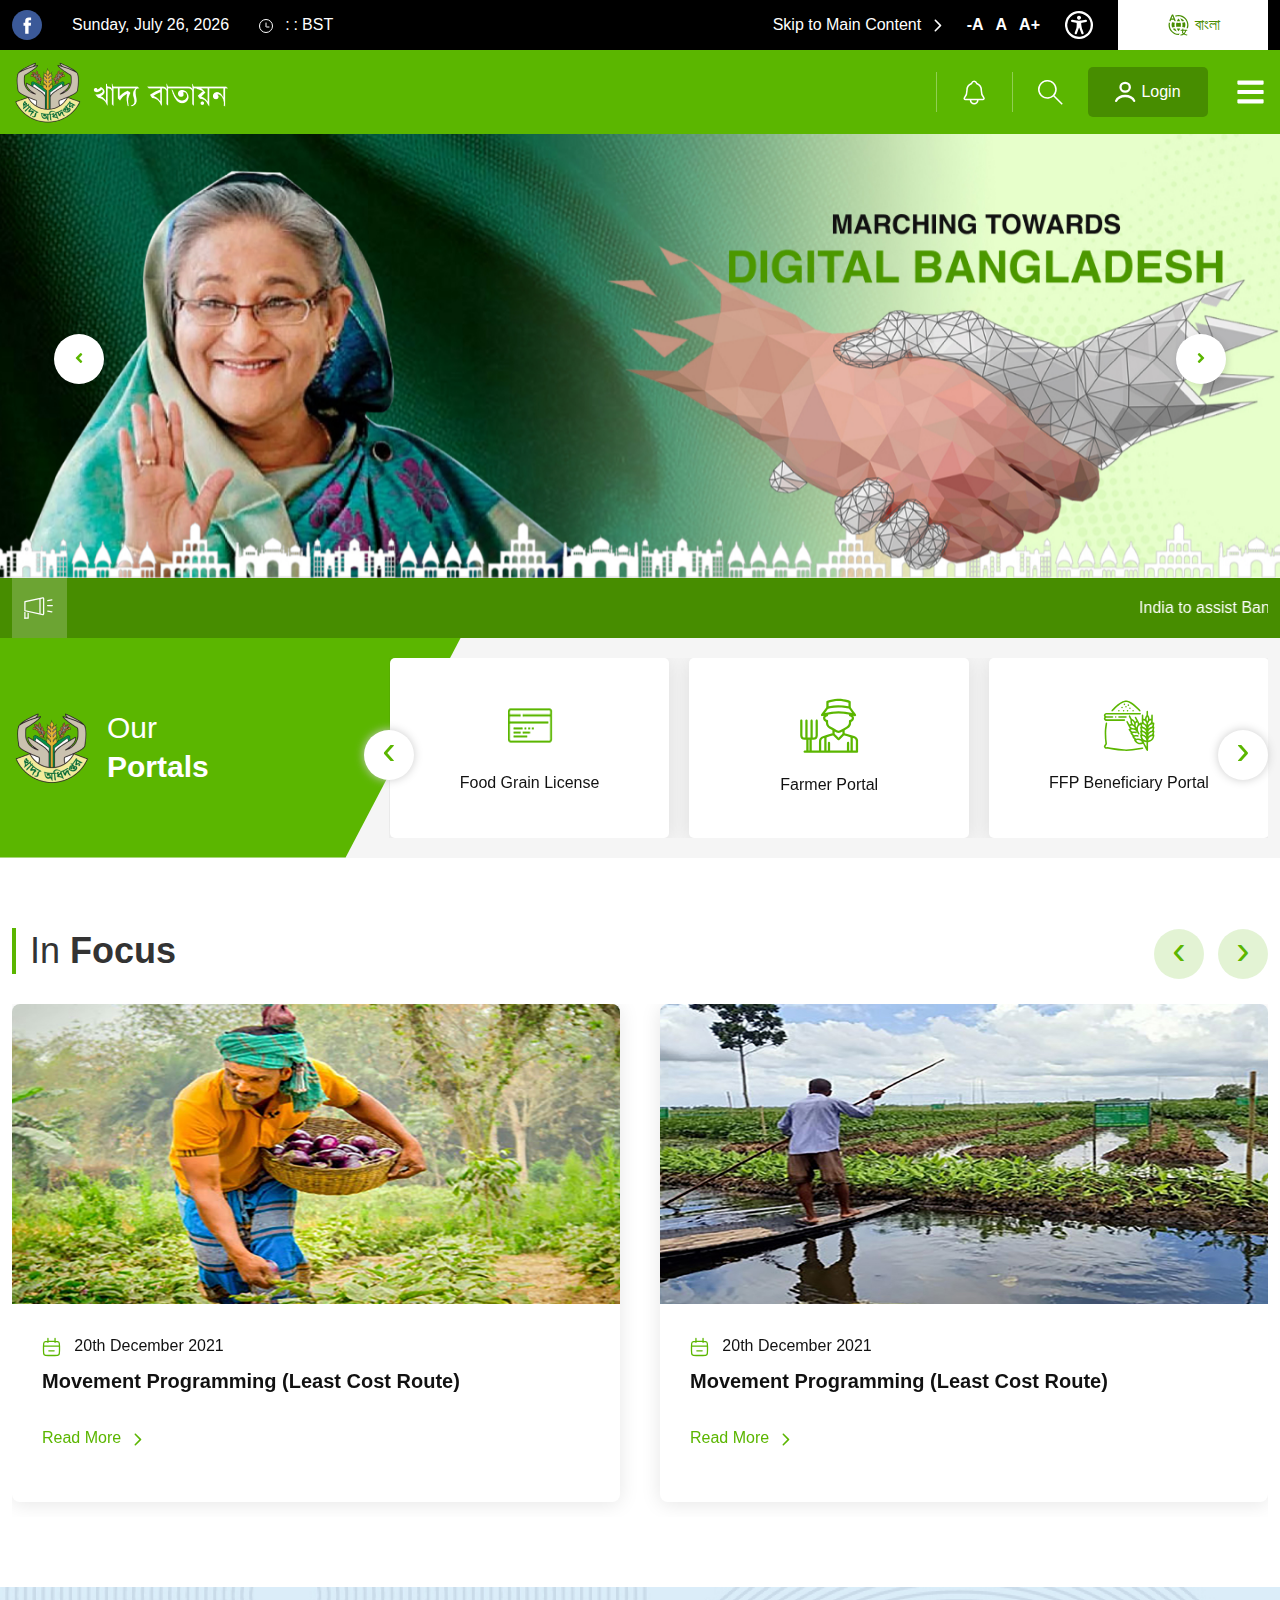
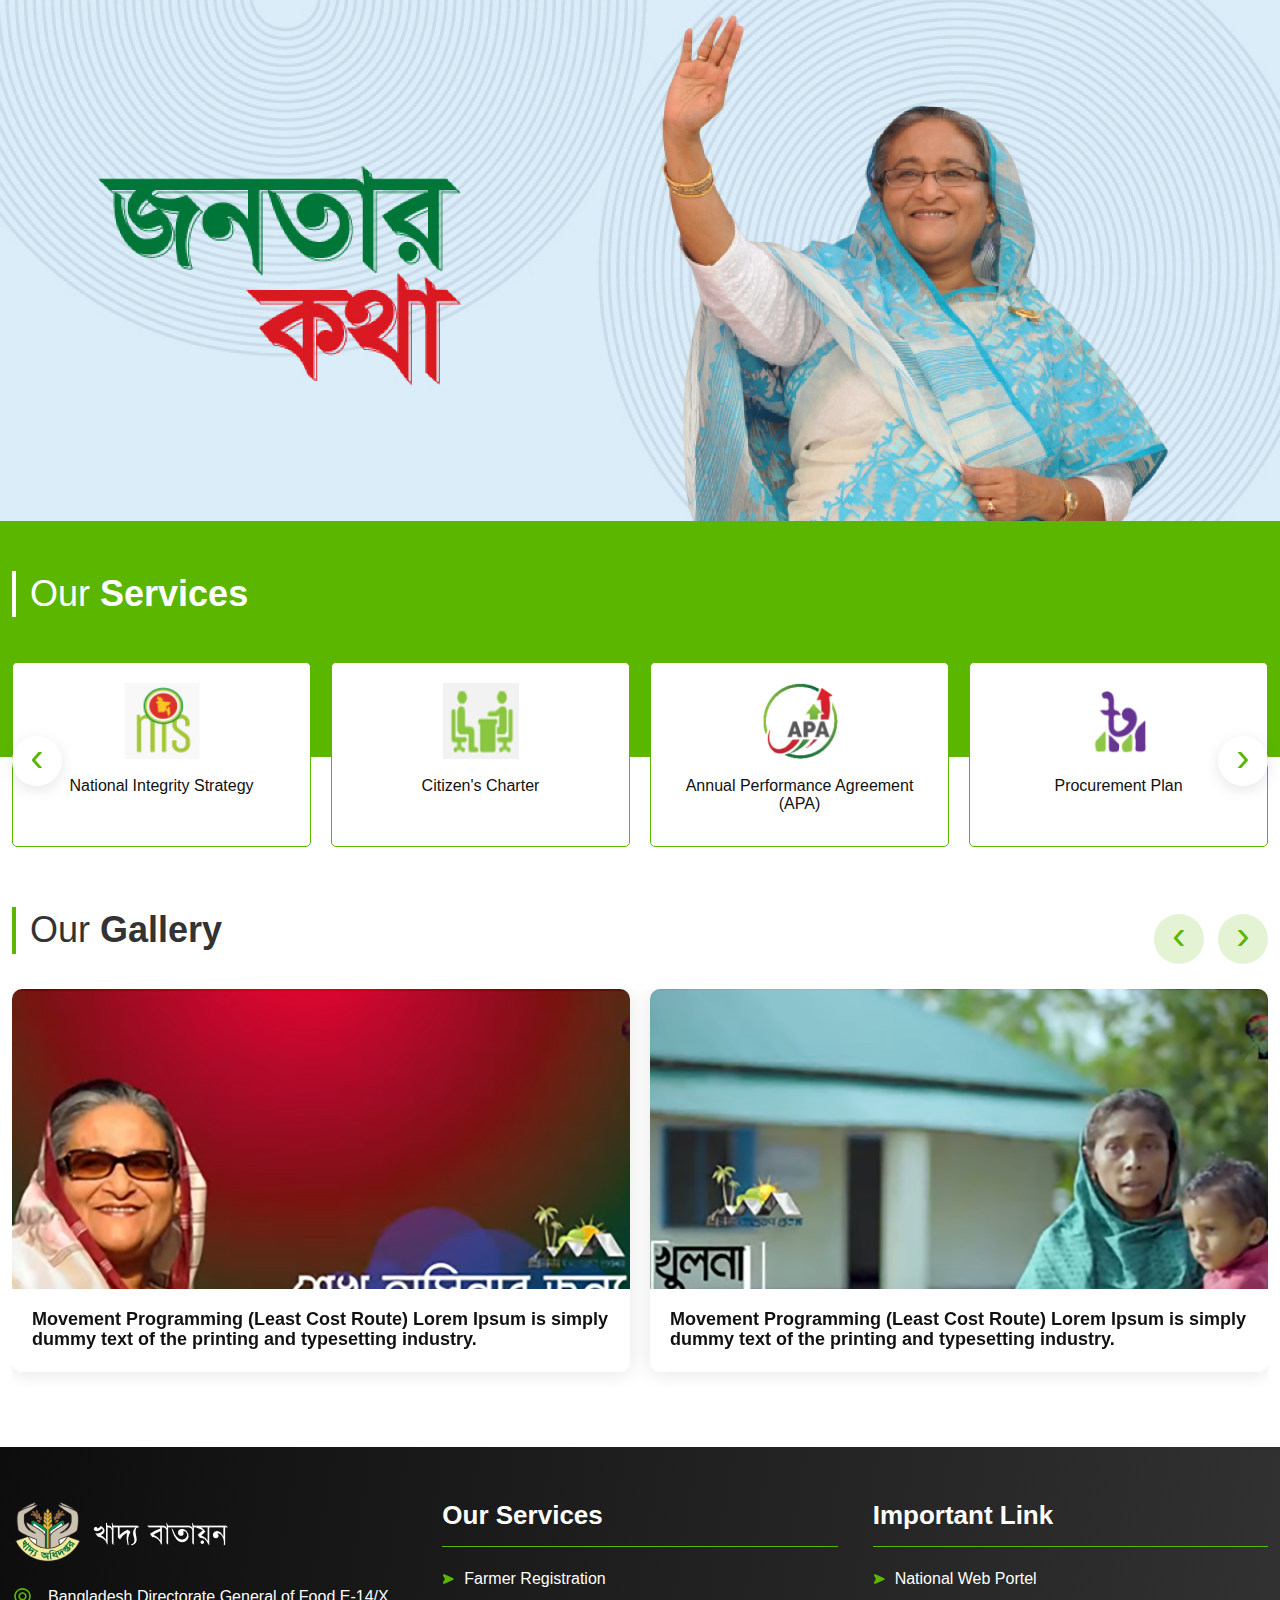
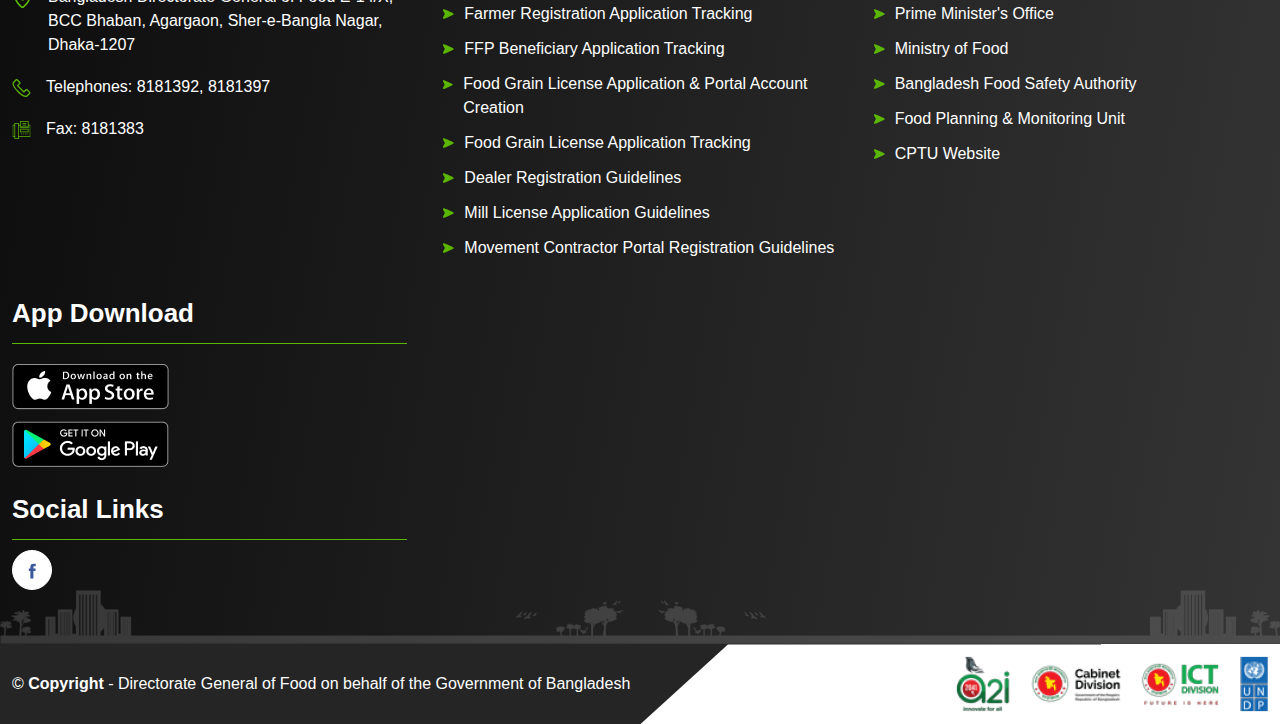
<file: htmls/index.html>
<!DOCTYPE html>
<html lang="en">

<head>
    <meta charset="UTF-8">
    <meta http-equiv="X-UA-Compatible" content="IE=edge">
    <meta name="viewport" content="width=device-width, initial-scale=1.0">
    <title>DG Food</title>
    <link rel="icon" type="image/png" href="images/favicon.png">
    <!-- css-files -->
    <link rel="stylesheet" href="css/bootstrap.min.css">
    <link rel="stylesheet" href="css/fonts.css">
    <link rel="stylesheet" href="css/all.min.css">
    <link rel="stylesheet" href="css/uikit.css">
    <link rel="stylesheet" type="text/css" href="css/magnific-popup.css" />
    <!-- <link rel='stylesheet' href='https://cdnjs.cloudflare.com/ajax/libs/lity/2.4.0/lity.min.css'> -->
    <link rel="stylesheet" href="css/owl.carousel.min.css">
    <link rel="stylesheet" href="css/style.css">
</head>

<body id="body" class="no-scroll">
    <div class="simultaneous no-mouse">
        <div class="hbar" style="border: 4px solid red;"></div>
    </div>
    <div class="top-header-wrap">
        <div class="container custom-container">
            <div class="row align-items-center">
                <div class="col-lg-6 col-md-6 col-sm-6 col-2">
                    <div class="top-left-side">
                        <ul class="social-icon">
                            <li>
                                <a href="https://www.facebook.com/groups/directorategeneraloffood">
                                    <svg width="30" height="30" viewBox="0 0 30 30" fill="none"
                                        xmlns="http://www.w3.org/2000/svg">
                                        <path
                                            d="M0 15C0 6.71575 6.71575 0 15 0C23.2843 0 30 6.71575 30 15C30 23.2843 23.2843 30 15 30C6.71575 30 0 23.2843 0 15Z"
                                            fill="#3B5998" />
                                        <path
                                            d="M16.5634 23.8197V15.6589H18.8162L19.1148 12.8466H16.5634L16.5673 11.4391C16.5673 10.7056 16.637 10.3126 17.6905 10.3126H19.0988V7.5H16.8458C14.1394 7.5 13.1869 8.86425 13.1869 11.1585V12.8469H11.5V15.6592H13.1869V23.8197H16.5634Z"
                                            fill="white" />
                                    </svg>
                                </a>
                            </li>
                           
                        </ul>
                        <div class="timeText d-flex align-items-center">
                           
                            <span id="Date"></span>
                            <ul class="d-flex">
                                <li class="me-2">
                                    <svg width="14" height="14" viewBox="0 0 14 14" fill="none"
                                        xmlns="http://www.w3.org/2000/svg">
                                        <circle cx="7" cy="7" r="6.5" stroke="white" />
                                        <path d="M10 8H7.25C7.11193 8 7 7.88807 7 7.75V4" stroke="white"
                                            stroke-linecap="round" />
                                    </svg>
                                </li>
                                <li id="hours"></li>
                                <li id="point">:</li>
                                <li id="min"></li>
                                <li id="point1">:</li>
                                <li id="sec"></li>
                                <li> BST</li>
                            </ul>
                        </div>
                    </div>
                </div>
                <div class="col-lg-6 col-md-6 col-sm-6 col-10">
                    <div class="top-right-side">
                        <ul class="top-content">
                            <li class="skip-text">
                                <a href="#break">Skip to Main Content
                                    <svg class="ms-2" width="8" height="13" viewBox="0 0 8 13" fill="none"
                                        xmlns="http://www.w3.org/2000/svg">
                                        <path fill-rule="evenodd" clip-rule="evenodd"
                                            d="M0.741115 12.3563C1.05293 12.6748 1.55566 12.6748 1.86748 12.3563L7.15566 6.95484C7.40384 6.70134 7.40384 6.29184 7.15566 6.03834L1.86748 0.636841C1.55566 0.318341 1.05293 0.318341 0.741116 0.636841C0.429298 0.955341 0.429298 1.46884 0.741116 1.78734L5.34839 6.49984L0.734752 11.2123C0.429298 11.5243 0.429297 12.0443 0.741115 12.3563Z"
                                            fill="white" />
                                    </svg>
                                </a>
                            </li>
                            <li>
                                <div class="darkLight-font">
                                    <ul class="font-btn d-flex">
                                        <li> <a href="javascript:;" id="btn-decrease">-A</a> </li>
                                        <li> <a href="javascript:;" id="btn-orig">A</a> </li>
                                        <li> <a href="javascript:;" id="btn-increase">A+</a> </li>
                                    </ul>
                                </div>
                            </li>
                            <li class="panel-btn">
                                <svg id="Layer_1" data-name="Layer 1" xmlns="http://www.w3.org/2000/svg" viewBox="0 0 122.88 122.88"><title>accessibility</title><path d="M61.44,0A61.46,61.46,0,1,1,18,18,61.21,61.21,0,0,1,61.44,0Zm-.39,74.18L52.1,98.91a4.94,4.94,0,0,1-2.58,2.83A5,5,0,0,1,42.7,95.5l6.24-17.28a26.3,26.3,0,0,0,1.17-4,40.64,40.64,0,0,0,.54-4.18c.24-2.53.41-5.27.54-7.9s.22-5.18.29-7.29c.09-2.63-.62-2.8-2.73-3.3l-.44-.1-18-3.39A5,5,0,0,1,27.08,46a5,5,0,0,1,5.05-7.74l19.34,3.63c.77.07,1.52.16,2.31.25a57.64,57.64,0,0,0,7.18.53A81.13,81.13,0,0,0,69.9,42c.9-.1,1.75-.21,2.6-.29l18.25-3.42A5,5,0,0,1,94.5,39a5,5,0,0,1,1.3,7,5,5,0,0,1-3.21,2.09L75.15,51.37c-.58.13-1.1.22-1.56.29-1.82.31-2.72.47-2.61,3.06.08,1.89.31,4.15.61,6.51.35,2.77.81,5.71,1.29,8.4.31,1.77.6,3.19,1,4.55s.79,2.75,1.39,4.42l6.11,16.9a5,5,0,0,1-6.82,6.24,4.94,4.94,0,0,1-2.58-2.83L63,74.23,62,72.4l-1,1.78Zm.39-53.52a8.83,8.83,0,1,1-6.24,2.59,8.79,8.79,0,0,1,6.24-2.59Zm36.35,4.43a51.42,51.42,0,1,0,15,36.35,51.27,51.27,0,0,0-15-36.35Z"/></svg>
                                <div class="side-panel">
                                    <div class="layout-buttons">
                                        <ul>
                                            <li>
                                                <a class="monocrome" href="javascript:;" onclick="toggleDarkLight()"><i class="fas fa-adjust"></i> &nbsp; Monochrome</a>
                                            </li>
                                            <li>
                                                <a class="invert" href="javascript:;"><i class="fa-solid fa-droplet"></i> &nbsp; Invert Colors</a>
                                            </li>
                                            <li>
                                                <a class="link-high" href="javascript:;"> <i class="fas fa-link"></i> &nbsp; Highlight link</a>
                                            </li>
                                            <li>
                                                <a class="heading-high" href="javascript:;"> <i class="fas fa-link"></i> &nbsp; Highlight Heading</a>
                                            </li>
                                            <li>
                                                <a class="reader-guide" href="javascript:;"> <i class="fas fa-book-open"></i> &nbsp; Reading Guide</a>
                                            </li>
                                            <li>
                                                <a class="cursor" href="javascript:;"><i class="fas fa-mouse-pointer"></i> &nbsp; Big Cursor</a>
                                            </li>
                                            <li>
                                                <a class="" href="https://www.nvaccess.org/files/nvda/releases/2020.4/nvda_2020.4.exe"><i class="fa-solid fa-download"></i> &nbsp; Download Screen Reader</a>
                                            </li>
                                            <li>
                                                <a class="reset" href="javascript:;"><i class="fa-solid fa-arrows-rotate"></i> &nbsp; Reset</a>
                                            </li>
                                           
                                        </ul>
                                    </div>
                                </div>
                            </li>
                            <li>
                                <a href="index-ben.html" class="language-btn">
                                    <svg width="23" height="22" viewBox="0 0 23 22" fill="none"
                                        xmlns="http://www.w3.org/2000/svg">
                                        <path
                                            d="M9.82031 14.4605C10.2628 15.4724 10.8257 16.4273 11.4969 17.3045C12.1696 16.4274 12.7342 15.4725 13.1786 14.4605C12.0626 14.409 10.9363 14.409 9.82031 14.4605Z"
                                            fill="#478D00" />
                                        <path
                                            d="M5.86523 14.852C6.80436 16.1836 8.18288 17.1414 9.75841 17.5571C9.11792 16.6284 8.58965 15.6272 8.18466 14.5742C7.4081 14.6411 6.63152 14.7336 5.86523 14.852Z"
                                            fill="#478D00" />
                                        <path
                                            d="M5.07789 8.37158C4.44018 9.98577 4.44018 11.7821 5.07789 13.3962C5.96761 13.2471 6.86249 13.1288 7.73164 13.0414C7.41791 11.6184 7.41791 10.1442 7.73164 8.7213C6.85734 8.63902 5.96761 8.52075 5.07789 8.37158Z"
                                            fill="#478D00" />
                                        <path
                                            d="M9.30546 12.9228C10.0357 12.8817 10.766 12.8611 11.4963 12.8611C12.2318 12.8611 12.9621 12.8817 13.6923 12.9228C14.0215 11.5816 14.0215 10.1806 13.6923 8.83936C12.2313 8.92678 10.7664 8.92678 9.30546 8.83936C8.97631 10.1806 8.97631 11.5816 9.30546 12.9228Z"
                                            fill="#478D00" />
                                        <path
                                            d="M17.9194 13.3962C18.5502 11.7808 18.5502 9.98707 17.9194 8.37158C17.0296 8.52075 16.1348 8.63902 15.2656 8.7213C15.5793 10.1442 15.5793 11.6184 15.2656 13.0414C16.1348 13.1288 17.0296 13.2471 17.9194 13.3962Z"
                                            fill="#478D00" />
                                        <path
                                            d="M13.2344 4.21094C13.8784 5.13833 14.4085 6.13981 14.8133 7.19381C15.5898 7.12695 16.3664 7.02923 17.1327 6.9161C16.1916 5.58424 14.8114 4.62647 13.2344 4.21094V4.21094Z"
                                            fill="#478D00" />
                                        <path
                                            d="M13.1786 7.30687C12.7354 6.29423 12.1706 5.33923 11.4969 4.46289C10.8247 5.33932 10.2617 6.29434 9.82031 7.30687C10.9363 7.35832 12.0626 7.35832 13.1786 7.30687Z"
                                            fill="#478D00" />
                                        <path
                                            d="M2.75002 7.25504C2.85656 7.32201 2.98133 7.35407 3.10696 7.34674C3.23258 7.33941 3.35279 7.29306 3.45081 7.21416C3.65172 7.04476 3.74074 6.72963 3.82901 6.4928L4.14822 5.63548H6.866L7.1852 6.47452C7.30282 6.78307 7.44611 7.24167 7.81007 7.32869C7.90432 7.35049 8.00217 7.35167 8.09691 7.33214C8.19166 7.31261 8.28107 7.27282 8.35901 7.21552C8.43695 7.15821 8.50158 7.08474 8.54848 7.00013C8.59538 6.91552 8.62344 6.82177 8.63073 6.72531C8.60413 6.47662 8.5347 6.23441 8.42553 6.0094L6.67904 1.69561C6.58221 1.39318 6.45156 1.10265 6.28959 0.829513C6.04037 0.466865 5.55956 0.451396 5.14863 0.600099C4.6539 0.77912 4.50783 1.37871 4.33518 1.81699C4.33401 1.81997 2.62517 6.04589 2.62517 6.04589C2.46125 6.45213 2.28454 6.9753 2.75002 7.25504ZM5.49343 1.97203L6.5012 4.6186H4.50391L5.49343 1.97203Z"
                                            fill="#478D00" />
                                        <path
                                            d="M19.792 16.8349C19.9297 16.8349 20.0618 16.7802 20.1592 16.6828C20.2566 16.5854 20.3113 16.4533 20.3113 16.3156C20.3113 16.1779 20.2566 16.0458 20.1592 15.9484C20.0618 15.851 19.9297 15.7963 19.792 15.7963H16.3232L16.3822 15.1396C16.3944 15.0025 16.3517 14.8661 16.2634 14.7605C16.1751 14.6548 16.0484 14.5886 15.9113 14.5763C15.7742 14.564 15.6378 14.6066 15.5321 14.6949C15.4264 14.7831 15.3601 14.9097 15.3477 15.0468L15.2804 15.7963H14.0961C13.9584 15.7963 13.8263 15.851 13.729 15.9484C13.6316 16.0458 13.5769 16.1779 13.5769 16.3156C13.5769 16.4533 13.6316 16.5854 13.729 16.6828C13.8263 16.7802 13.9584 16.8349 14.0961 16.8349H15.1871L15.0231 18.66C15.011 18.7952 15.0523 18.9299 15.1383 19.035C15.3929 19.3262 15.6764 19.5909 15.9843 19.8251C15.3319 20.2336 14.5901 20.4778 13.8225 20.5368C13.6894 20.5487 13.566 20.6115 13.478 20.7122C13.39 20.8128 13.3442 20.9434 13.3501 21.077C13.356 21.2105 13.4132 21.3366 13.5098 21.4291C13.6063 21.5215 13.7348 21.5732 13.8684 21.5733C13.8839 21.5733 13.8996 21.5726 13.9153 21.5713C15.0045 21.4927 16.0478 21.101 16.9194 20.4432C17.649 20.8495 18.5924 21.3258 19.743 21.4346C19.7598 21.4361 19.7763 21.4368 19.7925 21.4368C19.9259 21.4367 20.0542 21.3852 20.1507 21.293C20.2472 21.2009 20.3045 21.0751 20.3107 20.9418C20.317 20.8085 20.2716 20.6779 20.1842 20.5771C20.0967 20.4764 19.9738 20.4131 19.8409 20.4006C19.0112 20.3221 18.3093 19.9703 17.7325 19.6882C18.4329 18.8621 18.9336 17.8858 19.1957 16.8349H19.792ZM16.8187 19.1455C16.5553 18.9587 16.3076 18.7507 16.0782 18.5236L16.2299 16.8349H18.1234C17.8772 17.6974 17.4301 18.4893 16.8187 19.1455V19.1455Z"
                                            fill="#478D00" />
                                        <path
                                            d="M11.5003 0.918947C10.3642 0.918255 9.23631 1.1128 8.16602 1.49409L8.64652 2.67712C10.2406 2.12123 11.9621 2.04205 13.6004 2.44926C15.2387 2.85647 16.7228 3.73242 17.8711 4.96992C19.0194 6.20743 19.782 7.75281 20.0658 9.41698C20.3495 11.0812 20.1419 12.7919 19.4685 14.34H19.7925C20.1262 14.3403 20.4544 14.4255 20.7462 14.5875C21.2211 13.4099 21.4646 12.1517 21.4633 10.8819C21.4633 5.68835 16.9933 0.918947 11.5003 0.918947Z"
                                            fill="#478D00" />
                                        <path
                                            d="M2.81116 10.9943C2.8102 10.2924 2.89578 9.59307 3.06597 8.91214C2.6282 8.91278 2.20187 8.77237 1.85015 8.51172C1.47229 9.98363 1.43599 11.5225 1.74404 13.0105C2.05209 14.4986 2.69633 15.8966 3.6275 17.0975C4.55867 18.2984 5.75211 19.2706 7.11659 19.9395C8.48106 20.6085 9.98044 20.9566 11.5001 20.9572C11.6348 20.9572 11.7731 20.9536 11.9078 20.9463C11.9487 20.5617 12.1033 20.198 12.3519 19.9016C12.4446 19.7893 12.551 19.6891 12.6686 19.6031C12.2814 19.6574 11.891 19.6842 11.5001 19.6832C9.19632 19.681 6.98755 18.7648 5.35854 17.1358C3.72954 15.5068 2.81339 13.298 2.81116 10.9943V10.9943Z"
                                            fill="#478D00" />
                                    </svg>
                                    বাংলা
                                </a>
                            </li>
                        </ul>
                    </div>
                </div>
            </div>
        </div>
    </div>
    <!--  -->
    <header>
        <nav class="navbar navbar-expand-lg">
            <div class="container custom-container d-block">
                <div class="row align-items-center">
                    <div class="col-lg-4 col-4">
                        <div class="logo-wrap">
                            <a href="index.html">
                                <img src="images/logo.png" alt="logo">
                            </a>
                        </div>
                    </div>
                    <div class="col-lg-8 col-8">
                        <div class="header-right">
                            <ul class="d-flex justify-content-end align-items-center">
                                <li class="header-border notify-drop">
                                    <a href="javascript:;" class="d-block test1" uk-tooltip="Notification">
                                        <svg width="25" height="28" viewBox="0 0 25 28" fill="none"
                                            xmlns="http://www.w3.org/2000/svg">
                                            <path
                                                d="M16.1337 21.7874V22.7609C16.1337 23.7936 15.7088 24.784 14.9525 25.5142C14.1962 26.2445 13.1704 26.6547 12.1008 26.6547C11.0311 26.6547 10.0054 26.2445 9.24903 25.5142C8.49271 24.784 8.06781 23.7936 8.06781 22.7609V21.7874M22.9191 19.8058C21.3009 17.8936 20.1584 16.9201 20.1584 11.6482C20.1584 6.82045 17.6051 5.10046 15.5035 4.26511C15.2244 4.15438 14.9616 3.90006 14.8766 3.62323C14.5079 2.41188 13.4745 1.34473 12.1008 1.34473C10.727 1.34473 9.69296 2.41249 9.3281 3.62445C9.24303 3.90432 8.98026 4.15438 8.70111 4.26511C6.59705 5.10168 4.04621 6.81558 4.04621 11.6482C4.04306 16.9201 2.9006 17.8936 1.28238 19.8058C0.611904 20.598 1.1992 21.7874 2.37191 21.7874H21.8359C23.0023 21.7874 23.5858 20.5943 22.9191 19.8058Z"
                                                stroke="" stroke-width="1.7" stroke-linecap="round"
                                                stroke-linejoin="round" />
                                        </svg>
                                    </a>
                                    <div class="notification-box-wrapper">
                                        <div class="notify-box">
                                            <div class="noti-icon">
                                                <span>
                                                    <svg width="25" height="28" viewBox="0 0 25 28" fill="none"
                                                        xmlns="http://www.w3.org/2000/svg">
                                                        <path
                                                            d="M16.1337 21.7874V22.7609C16.1337 23.7936 15.7088 24.784 14.9525 25.5142C14.1962 26.2445 13.1704 26.6547 12.1008 26.6547C11.0311 26.6547 10.0054 26.2445 9.24903 25.5142C8.49271 24.784 8.06781 23.7936 8.06781 22.7609V21.7874M22.9191 19.8058C21.3009 17.8936 20.1584 16.9201 20.1584 11.6482C20.1584 6.82045 17.6051 5.10046 15.5035 4.26511C15.2244 4.15438 14.9616 3.90006 14.8766 3.62323C14.5079 2.41188 13.4745 1.34473 12.1008 1.34473C10.727 1.34473 9.69296 2.41249 9.3281 3.62445C9.24303 3.90432 8.98026 4.15438 8.70111 4.26511C6.59705 5.10168 4.04621 6.81558 4.04621 11.6482C4.04306 16.9201 2.9006 17.8936 1.28238 19.8058C0.611904 20.598 1.1992 21.7874 2.37191 21.7874H21.8359C23.0023 21.7874 23.5858 20.5943 22.9191 19.8058Z"
                                                            stroke="" stroke-width="1.7" stroke-linecap="round"
                                                            stroke-linejoin="round" />
                                                    </svg>
                                                </span>
                                            </div>
                                            <div class="noti-text">
                                                <h4>Your Application is Approved</h4>
                                                <p>Relate dummy data</p>
                                                <a href="javascript:;">Just Now</a>
                                            </div>
                                        </div>
                                        <div class="notify-box">
                                            <div class="noti-icon">
                                                <span><svg width="25" height="28" viewBox="0 0 25 28" fill="none"
                                                    xmlns="http://www.w3.org/2000/svg">
                                                    <path
                                                        d="M16.1337 21.7874V22.7609C16.1337 23.7936 15.7088 24.784 14.9525 25.5142C14.1962 26.2445 13.1704 26.6547 12.1008 26.6547C11.0311 26.6547 10.0054 26.2445 9.24903 25.5142C8.49271 24.784 8.06781 23.7936 8.06781 22.7609V21.7874M22.9191 19.8058C21.3009 17.8936 20.1584 16.9201 20.1584 11.6482C20.1584 6.82045 17.6051 5.10046 15.5035 4.26511C15.2244 4.15438 14.9616 3.90006 14.8766 3.62323C14.5079 2.41188 13.4745 1.34473 12.1008 1.34473C10.727 1.34473 9.69296 2.41249 9.3281 3.62445C9.24303 3.90432 8.98026 4.15438 8.70111 4.26511C6.59705 5.10168 4.04621 6.81558 4.04621 11.6482C4.04306 16.9201 2.9006 17.8936 1.28238 19.8058C0.611904 20.598 1.1992 21.7874 2.37191 21.7874H21.8359C23.0023 21.7874 23.5858 20.5943 22.9191 19.8058Z"
                                                        stroke="" stroke-width="1.7" stroke-linecap="round"
                                                        stroke-linejoin="round" />
                                                </svg></span>
                                            </div>
                                            <div class="noti-text">
                                                <h4>Apply Dealer Registration</h4>
                                                <p>Relate dummy data</p>
                                                <a href="javascript:;">03:25 PM</a>
                                            </div>
                                        </div>
                                        <div class="notify-box">
                                            <div class="noti-icon">
                                                <span><svg width="25" height="28" viewBox="0 0 25 28" fill="none"
                                                    xmlns="http://www.w3.org/2000/svg">
                                                    <path
                                                        d="M16.1337 21.7874V22.7609C16.1337 23.7936 15.7088 24.784 14.9525 25.5142C14.1962 26.2445 13.1704 26.6547 12.1008 26.6547C11.0311 26.6547 10.0054 26.2445 9.24903 25.5142C8.49271 24.784 8.06781 23.7936 8.06781 22.7609V21.7874M22.9191 19.8058C21.3009 17.8936 20.1584 16.9201 20.1584 11.6482C20.1584 6.82045 17.6051 5.10046 15.5035 4.26511C15.2244 4.15438 14.9616 3.90006 14.8766 3.62323C14.5079 2.41188 13.4745 1.34473 12.1008 1.34473C10.727 1.34473 9.69296 2.41249 9.3281 3.62445C9.24303 3.90432 8.98026 4.15438 8.70111 4.26511C6.59705 5.10168 4.04621 6.81558 4.04621 11.6482C4.04306 16.9201 2.9006 17.8936 1.28238 19.8058C0.611904 20.598 1.1992 21.7874 2.37191 21.7874H21.8359C23.0023 21.7874 23.5858 20.5943 22.9191 19.8058Z"
                                                        stroke="" stroke-width="1.7" stroke-linecap="round"
                                                        stroke-linejoin="round" />
                                                </svg></span>
                                            </div>
                                            <div class="noti-text">
                                                <h4>Apply for milling License</h4>
                                                <p>Relate dummy data</p>
                                                <a href="javascript:;">03:25 PM</a>
                                            </div>
                                        </div>
                                        <div class="notify-box">
                                            <div class="noti-icon">
                                                <span><svg width="25" height="28" viewBox="0 0 25 28" fill="none"
                                                    xmlns="http://www.w3.org/2000/svg">
                                                    <path
                                                        d="M16.1337 21.7874V22.7609C16.1337 23.7936 15.7088 24.784 14.9525 25.5142C14.1962 26.2445 13.1704 26.6547 12.1008 26.6547C11.0311 26.6547 10.0054 26.2445 9.24903 25.5142C8.49271 24.784 8.06781 23.7936 8.06781 22.7609V21.7874M22.9191 19.8058C21.3009 17.8936 20.1584 16.9201 20.1584 11.6482C20.1584 6.82045 17.6051 5.10046 15.5035 4.26511C15.2244 4.15438 14.9616 3.90006 14.8766 3.62323C14.5079 2.41188 13.4745 1.34473 12.1008 1.34473C10.727 1.34473 9.69296 2.41249 9.3281 3.62445C9.24303 3.90432 8.98026 4.15438 8.70111 4.26511C6.59705 5.10168 4.04621 6.81558 4.04621 11.6482C4.04306 16.9201 2.9006 17.8936 1.28238 19.8058C0.611904 20.598 1.1992 21.7874 2.37191 21.7874H21.8359C23.0023 21.7874 23.5858 20.5943 22.9191 19.8058Z"
                                                        stroke="" stroke-width="1.7" stroke-linecap="round"
                                                        stroke-linejoin="round" />
                                                </svg></span>
                                            </div>
                                            <div class="noti-text">
                                                <h4>Your Application is Approved</h4>
                                                <p>Relate dummy data</p>
                                                <a href="javascript:;">Just Now</a>
                                            </div>
                                        </div>
                                        <div class="view-all-btn">
                                            <a href="notification-web.html">View All</a>
                                        </div>
                                    </div>
                                </li>
                                <li class="header-border search-wrap">
                                    
                                    <div class="search_bar hidden-xs">
                                        <div class="lv_search_bar" id="search_button">
                                           <a href="javascript:;" uk-tooltip="Search">
                                              <span>
                                                <svg xmlns="http://www.w3.org/2000/svg" viewBox="0 0 32 32"><path d="M21.15 19.74a12 12 0 1 0-1.41 1.41l10.55 10.56 1.41-1.41zM12 22a10 10 0 1 1 10-10 10 10 0 0 1-10 10z" data-name="49-Search"/></svg>
                                              </span>
                                           </a>
                                        </div>
                                        <div id="search_open" class="lv_search_box" style="display: none;">
                                           <input type="text" placeholder="Search here">
                                           <a href="search.html" type="button" class="searct-btn"><i class="fa fa-search" aria-hidden="true"></i></a>
                                        </div>
                                     </div>
                                </li>
                                <li class="login-drop">
                                    <a href="javascript:;" class="login-btn d-flex justify-content-center align-items-center">
                                        <svg width="21" height="22" viewBox="0 0 21 22" fill="none"
                                            xmlns="http://www.w3.org/2000/svg">
                                            <path
                                                d="M19.1641 19.8735C18.6332 18.4773 17.4634 17.2435 15.8362 16.3635C14.2089 15.4835 12.2152 15.0066 10.1641 15.0066C8.11297 15.0066 6.11918 15.4835 4.49194 16.3635C2.86469 17.2435 1.69493 18.4773 1.16406 19.8735M14.8228 6.25121C14.8228 8.66893 12.737 10.6289 10.1641 10.6289C7.59111 10.6289 5.50532 8.66893 5.50532 6.25121C5.50532 3.83349 7.59111 1.87354 10.1641 1.87354C12.737 1.87354 14.8228 3.83349 14.8228 6.25121Z"
                                                stroke="" stroke-width="2.3" stroke-linecap="round" />
                                        </svg>
                                        
                                        <span>Login</span>
                                    </a>
                                    <div class="login-dropdown">
                                        <a href="login.html"> <span><svg width="19" height="22" viewBox="0 0 19 22" fill="#5BB600" xmlns="http://www.w3.org/2000/svg">
                                            <path fill-rule="evenodd" clip-rule="evenodd" d="M8.73914 1.04268C6.55081 1.29601 4.59603 2.94552 3.88392 5.1395C2.96356 7.97518 4.14328 11.0235 6.72315 12.4761L6.97625 12.6186L6.70047 12.7112C6.30363 12.8444 5.41378 13.2819 5.01678 13.5389C3.62445 14.4403 2.5823 15.6183 1.85713 17.1104C1.39302 18.0654 1.07075 19.2489 1.015 20.2031C0.985943 20.7002 0.987383 20.7083 1.12779 20.8521C1.42089 21.1523 1.88269 20.9707 1.94364 20.5313C1.95855 20.4238 1.98555 20.1928 2.0036 20.0181C2.02171 19.8433 2.07016 19.5455 2.11135 19.3562C2.654 16.8614 4.30765 14.8202 6.57658 13.8446C10.2975 12.2445 14.5775 13.9339 16.3016 17.6832C16.701 18.5518 16.9168 19.3593 17.0214 20.3761C17.0623 20.7737 17.2313 20.9977 17.4904 20.9977C17.7234 20.9977 17.849 20.9246 17.9454 20.7328C18.0112 20.6016 18.0152 20.4991 17.9699 20.0884C17.6426 17.1132 15.9457 14.5662 13.3936 13.2192C13.0683 13.0475 12.6228 12.8418 12.4036 12.7622L12.0051 12.6173L12.397 12.3874C15.7465 10.4221 16.4237 5.77198 13.7798 2.89209C12.4862 1.4831 10.675 0.81858 8.73914 1.04268ZM10.3464 2.06739C11.4388 2.28074 12.2931 2.75584 13.0445 3.56789C13.6568 4.22949 14.0507 4.93748 14.2807 5.78951C14.3734 6.13323 14.3906 6.33827 14.3899 7.09736C14.3892 7.92535 14.3779 8.03555 14.2488 8.47088C13.6411 10.521 11.9571 11.962 9.95774 12.1426C7.47127 12.3672 5.2943 10.7584 4.67132 8.23587C4.54048 7.70596 4.53796 6.4723 4.66664 5.93963C5.22575 3.62577 7.18166 2.00803 9.44066 1.99103C9.71329 1.98902 10.1209 2.02333 10.3464 2.06739Z" stroke-width="0.3"></path>
                                        </svg></span> Customer Login</a>
                                        <a href="acf-login.html"> <span><svg width="21" height="21" viewBox="0 0 52 51" fill="none" xmlns="http://www.w3.org/2000/svg">
                                            <g clip-path="url(#clip0_2_11)">
                                            <path d="M51.4 41.9154V49.1771H49.3243V41.9154C49.3243 39.5841 48.0434 37.4583 45.9815 36.3692L37.7606 32.0277L27.2694 50.314H25.0202L14.529 32.0277L6.30806 36.3696C4.24622 37.4587 2.96531 39.5845 2.96531 41.9158V49.1775H0.889648V41.9158C0.889648 38.813 2.59437 35.9844 5.3385 34.5346L15.3317 29.2563L26.1448 48.103L36.958 29.2559L46.9511 34.5342C49.6952 35.9844 51.4 38.8126 51.4 41.9154ZM25.6326 35.5093H27.1376C27.5982 35.5093 27.9845 35.1372 27.9932 34.6739L31.1378 36.282C31.7072 36.5396 32.3513 36.1245 32.3513 35.5006V31.5861C32.3513 30.9622 31.7072 30.5475 31.1378 30.8048L27.9557 32.4329C27.8499 32.0837 27.5208 31.8264 27.1373 31.8264H25.6322C25.2372 31.8264 24.8998 32.0983 24.8023 32.4673L21.5543 30.8048C20.9849 30.5471 20.3381 30.9622 20.3381 31.5861V35.5006C20.3381 36.1245 20.9849 36.5392 21.5543 36.282L24.7735 34.6337V34.6506C24.7743 35.1257 25.1634 35.5093 25.6326 35.5093ZM15.3048 15.126C15.0081 14.306 14.7851 13.1632 14.7851 11.571C14.7851 9.31617 16.1627 5.82385 19.1862 3.4842C21.1897 1.93377 24.6216 0.356506 29.5992 1.64768C36.8696 3.53313 37.5795 11.024 36.8652 15.4496L36.958 15.4129C37.2362 16.113 37.259 16.843 37.259 17.592C37.259 20.1195 35.8874 22.4342 34.5346 23.8406C33.2908 28.0417 29.9307 30.9192 26.0974 31.0317C22.1999 30.9188 18.8358 28.0417 17.5928 23.8406C16.24 22.435 14.868 20.1195 14.868 17.592C14.868 16.843 14.8909 16.113 15.1691 15.4129C15.2081 15.3127 15.2555 15.2188 15.3048 15.126ZM35.183 17.592C35.183 17.4464 35.181 17.3169 35.1779 17.193H33.6558L33.7135 16.1007C33.7809 14.8178 33.101 12.621 32.6085 11.2648C31.4271 11.2801 29.4102 10.6472 26.1491 7.95397C24.0009 7.2046 22.28 7.28155 21.0302 8.18047C18.6152 9.91992 18.2009 14.5065 18.2455 16.1268L18.2928 17.8579L16.9488 17.1859C16.9456 17.3114 16.9436 17.4436 16.9436 17.592C16.9436 19.6017 18.1823 21.5227 19.2426 22.5566L19.4459 22.7547L19.5201 23.0281C20.4561 26.4861 23.0996 28.8688 26.0978 28.9564C29.0306 28.8684 31.6709 26.4861 32.6078 23.0281L32.6819 22.7547L32.8852 22.5566C33.9447 21.5223 35.183 19.6013 35.183 17.592ZM36.3167 47.0367H45.7598V44.5566H36.3167V47.0367V47.0367Z" fill="#5BB600"></path>
                                            </g>
                                            <defs>
                                            <clipPath id="clip0_2_11">
                                            <rect width="50.5103" height="50.5103" fill="" transform="translate(0.889648 0.487305)"></rect>
                                            </clipPath>
                                            </defs>
                                            </svg></span> Officer's Login</a>
                                    </div>
                                </li>
                                <li class="main-menu">
                                    <a href="javascript:;" class="d-block" uk-tooltip="Menu">
                                        <div id="nav-icon2">
                                            <svg xmlns="http://www.w3.org/2000/svg" viewBox="0 0 448 512"><path d="M16 132h416c8.837 0 16-7.163 16-16V76c0-8.837-7.163-16-16-16H16C7.163 60 0 67.163 0 76v40c0 8.837 7.163 16 16 16zm0 160h416c8.837 0 16-7.163 16-16v-40c0-8.837-7.163-16-16-16H16c-8.837 0-16 7.163-16 16v40c0 8.837 7.163 16 16 16zm0 160h416c8.837 0 16-7.163 16-16v-40c0-8.837-7.163-16-16-16H16c-8.837 0-16 7.163-16 16v40c0 8.837 7.163 16 16 16z" fill="#ffffff" /></svg>
                                        </div>
                                    </a>
                                    <div class="menu-dropdown">
                                        <div class="layout-buttons menu-box">
                                            <ul>
                                                <li>
                                                    <a href="fgl-landing.html"> <span><svg width="52" height="37" viewBox="0 0 52 37" fill="none" xmlns="http://www.w3.org/2000/svg">
                                                        <path d="M48.6761 36.9001H3.61239C2.7587 36.9001 1.93998 36.5609 1.33633 35.9573C0.732681 35.3536 0.393555 34.5349 0.393555 33.6812L0.393555 3.63876C0.393555 2.78507 0.732681 1.96635 1.33633 1.3627C1.93998 0.759048 2.7587 0.419922 3.61239 0.419922L48.6761 0.419922C49.5298 0.419922 50.3485 0.759048 50.9522 1.3627C51.5558 1.96635 51.8949 2.78507 51.8949 3.63876V33.6812C51.8949 34.5349 51.5558 35.3536 50.9522 35.9573C50.3485 36.5609 49.5298 36.9001 48.6761 36.9001ZM3.61239 2.56581C3.32783 2.56581 3.05492 2.67885 2.8537 2.88007C2.65249 3.08129 2.53945 3.3542 2.53945 3.63876V33.6812C2.53945 33.9658 2.65249 34.2387 2.8537 34.4399C3.05492 34.6411 3.32783 34.7542 3.61239 34.7542H48.6761C48.9607 34.7542 49.2336 34.6411 49.4348 34.4399C49.636 34.2387 49.749 33.9658 49.749 33.6812V3.63876C49.749 3.3542 49.636 3.08129 49.4348 2.88007C49.2336 2.67885 48.9607 2.56581 48.6761 2.56581H3.61239Z" fill=""/>
                                                        <path d="M50.8219 6.85791H17.5605V9.0038H50.8219V6.85791Z" fill=""/>
                                                        <path d="M15.4146 6.85791H1.46631V9.0038H15.4146V6.85791Z" fill=""/>
                                                        <path d="M47.603 14.3682H1.46631V16.5141H47.603V14.3682Z" fill=""/>
                                                        <path d="M17.5605 20.8057H6.83105V22.9516H17.5605V20.8057Z" fill=""/>
                                                        <path d="M21.8524 20.8057H19.7065V22.9516H21.8524V20.8057Z" fill=""/>
                                                        <path d="M26.1439 20.8057H23.998V22.9516H26.1439V20.8057Z" fill=""/>
                                                        <path d="M30.4359 20.8057H28.29V22.9516H30.4359V20.8057Z" fill=""/>
                                                        <path d="M15.4146 25.0977H6.83105V27.2435H15.4146V25.0977Z" fill=""/>
                                                        <path d="M22.9252 29.3892H6.83105V31.5351H22.9252V29.3892Z" fill=""/>
                                                        <path d="M26.1441 25.0977H17.5605V27.2435H26.1441V25.0977Z" fill=""/>
                                                        </svg>
                                                        </span> Food Grain License</a>
                                                </li>
                                                <li>
                                                    <a href="javascript:;"> <span><svg width="59" height="55" viewBox="0 0 59 55" fill="none" xmlns="http://www.w3.org/2000/svg">
                                                        <path d="M58.0951 54.0594C57.7424 54.6799 57.1957 54.8469 56.4932 54.8469C39.3992 54.8344 22.3052 54.8371 5.21116 54.8371C4.14181 54.8371 3.58377 54.4476 3.5951 53.7115C3.60643 52.9921 4.15173 52.6165 5.18425 52.6151C5.53834 52.6151 5.89101 52.6151 6.2706 52.6151C6.2706 48.978 6.2706 45.3937 6.2706 41.7274C5.69839 41.7274 5.12335 41.7274 4.54689 41.7274C1.82465 41.7246 0.193012 40.1175 0.193012 37.4349C0.193012 32.6582 0.193012 27.8815 0.193012 23.1049C0.193012 23.0117 0.191596 22.9198 0.193012 22.8266C0.210009 22.0196 0.656161 21.5062 1.3346 21.5145C2.01161 21.5229 2.4521 22.0335 2.4521 22.8489C2.45635 27.6255 2.50309 32.4036 2.43086 37.1789C2.40111 39.1658 3.49879 39.746 5.32447 39.433C5.32447 39.2062 5.32447 38.9696 5.32447 38.7331C5.32447 33.5125 5.32306 28.2906 5.3273 23.0701C5.3273 22.8127 5.33863 22.5497 5.38538 22.2979C5.48452 21.7761 5.942 21.4088 6.45756 21.4074C6.99152 21.406 7.46459 21.8025 7.54815 22.3466C7.58356 22.5831 7.58639 22.8266 7.58639 23.0659C7.58781 28.3059 7.58781 33.5445 7.58781 38.7846C7.58781 39.003 7.58781 39.2215 7.58781 39.4733C8.5566 39.4733 9.47015 39.4733 10.4616 39.4733C10.4616 39.2521 10.4616 39.0364 10.4616 38.8221C10.4616 33.564 10.4616 28.3059 10.4616 23.0478C10.4616 21.9375 10.8426 21.3921 11.6046 21.4101C12.3482 21.4282 12.7235 21.9723 12.7235 23.0339C12.7235 28.2739 12.7235 33.5126 12.7235 38.7526C12.7235 38.9738 12.7235 39.1964 12.7235 39.5262C13.2816 39.4914 13.8297 39.5276 14.3438 39.4121C15.1738 39.2242 15.5718 38.5786 15.5718 37.5894C15.5732 32.757 15.5732 27.9247 15.5732 23.0923C15.5732 22.0474 15.9769 21.4964 16.729 21.5159C17.4612 21.534 17.8351 22.0641 17.8351 23.0854C17.8351 27.8621 17.8366 32.6387 17.8351 37.4154C17.8351 40.1314 16.2092 41.726 13.4459 41.7274C12.9006 41.7274 12.3567 41.7274 11.7703 41.7274C11.7703 45.352 11.7703 48.9501 11.7703 52.5817C14.1512 52.5817 16.5321 52.5817 18.9668 52.5817C18.9668 52.3618 18.9668 52.1629 18.9668 51.9639C18.9668 49.0573 18.9654 46.1506 18.9668 43.244C18.9682 40.7617 20.4143 38.8472 22.8462 38.1292C25.7101 37.2832 28.5796 36.4526 31.4477 35.6177C32.3755 35.3478 32.4066 35.3102 32.4123 34.3446C32.4165 33.7894 32.3896 33.2329 32.4222 32.6791C32.442 32.3285 32.3004 32.1531 32.0015 31.9917C31.0767 31.4964 30.1659 30.9718 29.251 30.457C27.0216 29.202 26.0019 27.2373 25.8914 24.7857C25.8645 24.1916 25.7937 23.8423 25.1563 23.532C23.0856 22.526 22.4241 20.0257 23.6068 18.0666C23.6635 17.9734 23.7187 17.8788 23.8292 17.6937C23.3405 17.8496 22.934 17.9762 22.5304 18.107C21.9992 18.2781 21.5205 18.2252 21.1508 17.7772C20.8024 17.3542 20.8109 16.8923 21.2047 16.3455C22.8108 14.1067 24.4354 11.8804 26.0316 9.63612C26.2001 9.39958 26.3035 9.06843 26.3078 8.77763C26.3347 7.22343 26.3177 5.66785 26.322 4.11226C26.3248 3.33168 26.5599 2.99218 27.3007 2.74312C30.6277 1.62861 34.0199 0.809076 37.5494 0.660196C41.0336 0.514099 44.4088 1.14301 47.7302 2.11143C48.3605 2.29509 48.9893 2.48989 49.6125 2.69721C50.5671 3.01584 50.7456 3.27742 50.7456 4.28479C50.747 5.78472 50.7314 7.28465 50.7584 8.78319C50.764 9.0726 50.8745 9.40097 51.043 9.6389C52.5798 11.79 54.1392 13.9244 55.6929 16.063C55.7808 16.184 55.8686 16.3037 55.9507 16.4275C56.2496 16.877 56.2722 17.3333 55.9451 17.7716C55.625 18.2002 55.1661 18.2725 54.6774 18.1404C54.2298 18.0193 53.7922 17.8579 53.2313 17.6756C53.7653 18.5174 54.0825 19.3077 54.0358 20.1996C53.9537 21.8067 53.1732 22.981 51.696 23.6489C51.2668 23.8437 51.1833 24.0566 51.179 24.4671C51.1564 27.1594 50.0459 29.2465 47.5942 30.5711C46.7869 31.008 46.0022 31.4894 45.1878 31.9124C44.8097 32.1086 44.6284 32.3285 44.6624 32.7709C44.7077 33.3414 44.6723 33.9174 44.6737 34.4921C44.6751 35.2643 44.7459 35.3645 45.5023 35.5843C48.3704 36.4192 51.2399 37.2499 54.1066 38.0861C55.8332 38.5898 57.0881 39.6222 57.7651 41.2835C57.8968 41.6077 57.9846 41.9486 58.0923 42.2812C58.0951 46.2077 58.0951 50.1328 58.0951 54.0594ZM38.555 15.5983C35.2323 15.5941 31.9364 15.8738 28.6674 16.479C28.2539 16.5556 28.1561 16.717 28.1391 17.0885C28.0981 17.9859 27.7978 18.2851 26.8757 18.4033C26.2766 18.4799 25.8092 18.7526 25.5104 19.273C24.8943 20.3457 25.5543 21.5785 26.8588 21.7997C27.8884 21.9737 28.1306 22.2519 28.1349 23.2677C28.1363 23.7491 28.1066 24.2319 28.1406 24.7105C28.2595 26.3733 28.8955 27.7299 30.4563 28.5828C32.6432 29.7794 34.8102 31.0108 36.9786 32.2394C38.0196 32.8294 39.0394 32.8335 40.0804 32.2436C42.3126 30.9774 44.5505 29.7182 46.7926 28.4659C47.5786 28.0263 48.0984 27.3751 48.4823 26.5889C48.9822 25.5635 48.9327 24.4698 48.9284 23.379C48.9242 22.2325 49.1267 21.9973 50.2612 21.79C51.2031 21.6175 51.788 20.951 51.7739 20.0674C51.7597 19.1936 51.1323 18.5341 50.1918 18.4061C49.2514 18.2781 48.9398 17.9539 48.9327 17.0342C48.9298 16.7086 48.8703 16.5583 48.4936 16.4902C45.2091 15.8891 41.8962 15.5899 38.555 15.5983ZM50.4878 52.5914C50.5006 52.4871 50.5162 52.4161 50.5162 52.3451C50.5176 48.1431 50.5133 43.9411 50.5275 39.7405C50.5289 39.394 50.3632 39.3133 50.0828 39.2326C48.1877 38.6886 46.2912 38.1431 44.4074 37.5657C44.0873 37.4669 43.9074 37.5003 43.678 37.7285C42.3395 39.0587 40.9883 40.3735 39.6385 41.6912C38.8199 42.4913 38.2973 42.494 37.48 41.6995C36.1132 40.3722 34.7549 39.0364 33.3782 37.7188C33.2479 37.5949 32.9817 37.4836 32.8259 37.5267C30.9095 38.0666 29.006 38.6454 27.091 39.1895C26.693 39.3022 26.5273 39.4552 26.5302 39.9005C26.5514 43.9536 26.5429 48.0082 26.5429 52.0613C26.5429 52.238 26.5429 52.4147 26.5429 52.5706C27.0301 52.5706 27.4338 52.5706 27.8714 52.5706C27.8714 52.3257 27.8714 52.1239 27.8714 51.9222C27.8714 49.7015 27.87 47.4794 27.8729 45.2587C27.8729 45.0375 27.8714 44.8121 27.9083 44.5951C27.9918 44.0928 28.4097 43.7421 28.9238 43.7157C29.4733 43.6865 29.9308 43.9967 30.0541 44.5171C30.1135 44.7662 30.1291 45.0292 30.1305 45.2866C30.1362 47.5267 30.1334 49.7655 30.1334 52.0056C30.1334 52.1991 30.1334 52.3925 30.1334 52.5831C35.7747 52.5831 41.3254 52.5831 46.9243 52.5831C46.9243 52.3521 46.9243 52.1517 46.9243 51.9528C46.9243 49.7321 46.9214 47.51 46.9271 45.2894C46.9271 45.0319 46.9455 44.769 47.0036 44.5213C47.1226 44.0162 47.5517 43.7073 48.0744 43.7115C48.7542 43.7171 49.1791 44.1818 49.1819 44.9791C49.1919 47.3111 49.1862 49.6431 49.1862 51.9764C49.1862 52.174 49.1862 52.3716 49.1862 52.5928C49.6479 52.5914 50.0388 52.5914 50.4878 52.5914ZM24.9396 15.0069C34.0468 12.8322 43.0406 12.8308 52.1436 15.0028C51.0629 13.5181 50.0643 12.1323 49.046 10.7618C48.9511 10.6338 48.74 10.5489 48.5701 10.5183C47.4979 10.3235 46.4271 10.0953 45.3436 9.9784C40.249 9.42741 35.1614 9.40932 30.0767 10.1635C28.7949 10.3527 27.8035 10.7409 27.1307 11.9264C26.533 12.9797 25.7257 13.9188 24.9396 15.0069ZM28.6122 8.14732C35.2422 7.04255 41.8452 7.12325 48.4639 8.17515C48.4639 6.9702 48.4639 5.82647 48.4639 4.71195C41.8268 2.27422 35.2153 2.27979 28.6122 4.70917C28.6122 5.86264 28.6122 7.00359 28.6122 8.14732ZM24.2626 40.0772C22.5984 40.2942 21.1268 41.3907 21.2047 43.5905C21.3038 46.383 21.2287 49.1797 21.2287 51.975C21.2287 52.1726 21.2287 52.3702 21.2287 52.5761C22.2768 52.5761 23.2626 52.5761 24.264 52.5761C24.2626 48.395 24.2626 44.2514 24.2626 40.0772ZM52.8078 52.5831C53.8418 52.5831 54.8134 52.5831 55.8332 52.5831C55.8332 52.3535 55.8332 52.1531 55.8332 51.9542C55.8332 49.1213 55.7694 46.287 55.8558 43.4569C55.9125 41.5882 54.6264 40.3026 52.8078 40.0855C52.8078 44.2444 52.8078 48.3991 52.8078 52.5831ZM42.4089 33.4764C41.1484 34.2458 39.9615 34.9234 38.5267 34.9248C37.099 34.9248 35.9192 34.2305 34.6756 33.4972C34.6756 34.2889 34.6685 34.954 34.6813 35.6177C34.6841 35.7346 34.7337 35.8807 34.8144 35.9628C36.0297 37.197 37.2534 38.4242 38.5437 39.7196C39.8354 38.4256 41.0351 37.2262 42.2276 36.0212C42.3126 35.935 42.399 35.8042 42.4019 35.6915C42.4174 34.9944 42.4089 34.2973 42.4089 33.4764ZM9.42907 52.59C9.42907 48.9473 9.42907 45.3506 9.42907 41.751C9.13305 41.751 8.87669 41.751 8.59201 41.751C8.59201 45.3728 8.59201 48.9696 8.59201 52.59C8.87669 52.59 9.13447 52.59 9.42907 52.59Z" fill=""/>
                                                        </svg>
                                                        
                                                        </span> Farmer Portal</a>
                                                </li>
                                                <li>
                                                    <a href="javascript:;"> <span><svg width="52" height="51" viewBox="0 0 52 51" fill="none" xmlns="http://www.w3.org/2000/svg">
                                                        <g clip-path="url(#clip0_2_28)">
                                                        <path d="M0.889648 14.9081C0.955796 14.7633 1.02039 14.6178 1.08809 14.473C1.49821 13.5909 2.18381 13.1044 3.1589 13.039C3.32232 13.0281 3.4873 13.0335 3.65151 13.0335C14.695 13.0335 25.7394 13.0335 36.7829 13.0335C37.5946 13.0335 37.9642 13.278 37.9681 13.8167C37.972 14.3539 37.5922 14.6115 36.793 14.6115C25.7495 14.6115 14.7052 14.6115 3.66162 14.6115C2.8484 14.6115 2.47953 14.8529 2.47174 15.3893C2.46396 15.9287 2.84373 16.1895 3.64061 16.1895C5.4157 16.1895 7.19079 16.1895 8.9651 16.1895C9.06394 16.1895 9.16199 16.1895 9.26082 16.1895C9.97911 16.1911 10.3456 16.4519 10.3534 16.9673C10.3612 17.4842 9.98533 17.7676 9.28339 17.7676C7.41025 17.7683 5.53632 17.7676 3.66318 17.7683C2.84917 17.7683 2.4803 18.0097 2.47252 18.546C2.46396 19.0855 2.8445 19.3471 3.64061 19.3471C9.40868 19.3471 15.1775 19.3471 20.9456 19.3471C21.0935 19.3471 21.2421 19.3401 21.3892 19.3502C21.8608 19.3814 22.1806 19.6935 22.1884 20.1225C22.197 20.5694 21.8654 20.8948 21.3674 20.9236C21.2203 20.9321 21.0717 20.9259 20.9238 20.9259C15.2211 20.9259 9.51841 20.9259 3.81571 20.9259C2.08108 20.9259 1.54179 20.5623 0.890427 18.9524C0.890427 18.6566 0.890427 18.3608 0.890427 18.0642C1.07564 17.6936 1.26085 17.3223 1.43284 16.9789C1.24762 16.6099 1.06864 16.2526 0.889648 15.8945C0.889648 15.566 0.889648 15.2367 0.889648 14.9081Z" fill=""/>
                                                        <path d="M0.889648 45.8876C1.35969 45.2002 1.83673 44.5174 2.29276 43.8207C2.36357 43.7125 2.37758 43.5365 2.35501 43.4026C1.80949 40.147 1.81027 36.8562 1.68186 33.5726C1.54723 30.13 2.07875 26.756 2.61493 23.3797C2.71532 22.7484 3.06007 22.444 3.53477 22.5156C4.03283 22.5903 4.25072 22.992 4.16279 23.6491C3.8803 25.765 3.52777 27.8763 3.34567 30.0008C3.21104 31.5679 3.26551 33.1545 3.29742 34.731C3.35656 37.7064 3.50287 40.6763 3.97446 43.6229C4.02038 43.9094 3.88419 44.2667 3.73166 44.5338C3.43905 45.0452 3.06785 45.5116 2.74178 46.0044C2.40793 46.5096 2.55735 46.9308 3.14022 47.123C3.29197 47.1729 3.47796 47.2157 3.62271 47.1744C4.81959 46.8335 5.96511 47.2305 7.12309 47.4033C10.8733 47.9623 14.611 48.6139 18.3721 49.0903C21.8903 49.5356 25.4335 49.4399 28.9456 48.9743C32.4109 48.515 35.8584 47.9272 39.3136 47.394C39.828 47.3146 40.2397 47.5637 40.3261 48.0183C40.4078 48.4465 40.1323 48.8591 39.642 48.9385C36.3206 49.4741 33.0047 50.0595 29.6701 50.5017C26.5222 50.919 23.3487 50.9782 20.1728 50.831C16.8359 50.6761 13.5277 50.276 10.2429 49.6882C8.48184 49.3737 6.73165 49.0031 4.97368 48.6684C4.77135 48.6294 4.54567 48.6217 4.34644 48.6684C2.76124 49.0366 1.56669 48.4099 0.977586 46.8848C0.961243 46.8436 0.919999 46.8117 0.891205 46.7751C0.889648 46.4792 0.889648 46.1834 0.889648 45.8876Z" fill=""/>
                                                        <path d="M23.7705 0.404785C25.6094 0.780798 27.2787 1.54995 28.8429 2.57523C31.7495 4.47943 34.2561 6.84216 36.6444 9.34268C36.8257 9.53264 37.0039 9.72648 37.1837 9.91877C37.6576 10.4263 37.7105 10.9028 37.3308 11.2461C36.9471 11.5941 36.5121 11.5038 36.0164 10.9822C35.4615 10.3991 34.9113 9.80978 34.3417 9.24148C32.1736 7.07726 29.9347 4.98856 27.253 3.47128C26.2366 2.89597 25.1246 2.43276 24.0009 2.11747C22.3822 1.66361 20.8935 2.29264 19.4764 3.02987C16.8841 4.37822 14.6989 6.27074 12.6087 8.27693C11.6725 9.17531 10.8009 10.1414 9.86783 11.0429C9.65616 11.2477 9.30752 11.4119 9.02425 11.408C8.81881 11.4049 8.48184 11.1161 8.44916 10.9145C8.40402 10.6389 8.50597 10.2473 8.69352 10.0402C10.5332 7.999 12.5028 6.08858 14.6491 4.36888C16.1775 3.14509 17.7666 1.99914 19.5853 1.24167C20.4242 0.891344 21.3215 0.678815 22.1923 0.404785C22.7184 0.404785 23.2444 0.404785 23.7705 0.404785Z" fill=""/>
                                                        <path d="M32.1791 21.7139C32.5978 21.4328 33.0056 21.1596 33.4437 20.8653C32.9277 19.8759 32.4157 18.8887 31.8974 17.9039C31.7223 17.5707 31.6842 17.2477 31.9324 16.937C32.3083 16.4668 32.9783 16.5758 33.2974 17.1753C33.8982 18.3064 34.4935 19.4407 35.0717 20.5827C35.548 21.5239 35.9978 22.4784 36.4834 23.4756C36.7254 23.2903 37.0195 23.0031 37.3682 22.8155C37.667 22.6543 38.0219 22.585 38.3612 22.5181C38.5293 22.4846 38.7168 22.5492 38.9059 22.571C38.9262 22.5274 38.969 22.4815 38.9612 22.4449C38.4795 20.1141 38.881 17.7584 38.7705 15.4166C38.7487 14.9464 39.1044 14.6241 39.5332 14.6156C39.9806 14.6062 40.3269 14.9363 40.3332 15.4345C40.3472 16.568 40.3378 17.7015 40.3378 18.8677C40.8631 18.9253 41.3619 18.9806 41.9005 19.0398C41.9946 17.6143 42.5433 16.3734 43.3829 15.243C43.4771 15.1161 43.4888 14.9059 43.4903 14.7339C43.4997 13.6985 43.4919 12.6623 43.4966 11.6261C43.4989 11.036 43.7861 10.6842 44.2608 10.6694C44.7526 10.6546 45.0693 11.0213 45.0716 11.6293C45.0763 12.6654 45.0646 13.7008 45.0802 14.737C45.0833 14.9347 45.1355 15.166 45.2475 15.3232C46.0343 16.4287 46.572 17.6244 46.6623 19.0351C47.1759 18.9814 47.6716 18.9292 48.2288 18.8708C48.2288 17.9631 48.2288 17.0663 48.2288 16.1687C48.2288 15.9382 48.2226 15.7078 48.2304 15.4781C48.2491 14.948 48.5775 14.6031 49.0405 14.6171C49.4849 14.6304 49.7993 14.9643 49.8031 15.4758C49.8125 16.758 49.8179 18.0409 49.8024 19.3231C49.7891 20.3974 49.7424 21.4718 49.7098 22.5671C49.8747 22.5547 50.1315 22.5243 50.3891 22.5165C51.0786 22.4955 51.4459 22.8147 51.3635 23.4904C51.2452 24.4627 51.0397 25.4242 50.8568 26.4728C51.516 26.7212 51.4374 27.3603 51.3206 27.9901C51.1751 28.7787 50.9961 29.5603 50.8172 30.412C51.4942 30.6611 51.4389 31.2816 51.3261 31.8989C51.1798 32.7031 50.9977 33.5003 50.8187 34.3636C51.4444 34.5793 51.435 35.1437 51.3471 35.7206C51.2638 36.2717 51.1829 36.8276 51.0366 37.364C50.2506 40.2436 48.2413 41.6916 45.3923 42.14C45.3113 42.1525 45.2312 42.1657 45.0934 42.1867C45.0857 42.3565 45.0709 42.5301 45.0709 42.7037C45.0716 44.973 45.0748 47.2415 45.0763 49.5108C45.0763 49.7241 45.0794 49.939 45.0654 50.1515C45.0397 50.5423 44.8257 50.8047 44.4522 50.8911C44.0755 50.9783 43.7767 50.8304 43.5915 50.4808C43.0997 49.5521 42.6047 48.6249 42.1168 47.6946C41.4312 46.3875 40.7503 45.0773 40.0756 43.7842C39.3775 43.9376 38.7145 44.1151 38.0413 44.2248C35.9915 44.5604 34.2359 43.9282 32.7892 42.4779C32.2491 41.9361 31.8149 41.286 31.348 40.6733C31.0359 40.2639 30.9947 39.8333 31.3137 39.4791C30.7114 38.71 30.12 37.9689 29.5457 37.216C29.2258 36.7957 29.1542 36.3504 29.4881 35.9814C28.8811 35.2052 28.2717 34.4781 27.7231 33.7082C27.3192 33.1422 27.3534 32.9912 27.6577 32.4789C27.0554 31.7105 26.4359 30.9881 25.8959 30.2112C25.3978 29.4957 25.5581 29.066 26.3472 28.7063C26.5379 28.6191 26.7309 28.5358 26.9488 28.4401C25.4842 26.6433 24.7682 24.4635 23.6274 22.5204C23.5939 22.4636 23.5667 22.4036 23.5371 22.3452C23.2546 21.7808 23.3465 21.3488 23.7986 21.1183C24.2398 20.8933 24.6468 21.0724 24.9449 21.6353C25.3745 22.448 25.797 23.2646 26.2243 24.0789C26.2997 24.2222 26.3822 24.3615 26.4678 24.5141C26.9636 24.3203 27.432 24.1366 27.9246 23.9435C27.3332 22.6457 27.2601 21.3052 27.4702 19.9304C27.4943 19.7715 27.4219 19.5793 27.3449 19.4274C26.8764 18.5049 26.3908 17.5918 25.9169 16.6724C25.6266 16.1095 25.7145 15.6658 26.1496 15.4353C26.5791 15.2072 27.0219 15.3925 27.3075 15.9328C27.79 16.8475 28.2593 17.77 28.7495 18.6809C28.8367 18.8428 28.976 19.0141 29.1348 19.0942C30.3309 19.6984 31.3643 20.4815 32.0686 21.6477C32.0912 21.6812 32.1488 21.6952 32.1791 21.7139ZM33.8709 31.9752C33.8748 33.0916 33.5402 33.3508 32.5721 33.136C31.5184 32.9016 30.4935 33.0402 29.3371 33.4403C29.8834 33.9635 30.3628 34.4213 30.8414 34.8798C31.1386 35.1639 31.4655 35.2177 31.874 35.1164C32.9449 34.8518 34.0227 34.8666 35.0873 35.1787C35.4732 35.2916 35.7098 35.5446 35.7044 35.965C35.6997 36.3371 35.5005 36.6018 35.1495 36.689C34.955 36.7373 34.7254 36.6968 34.5231 36.6501C33.4149 36.3924 32.3472 36.5318 31.134 36.9615C31.7877 37.5446 32.3488 38.0646 32.9355 38.5535C33.0522 38.6508 33.2818 38.6897 33.4343 38.6532C35.1114 38.2437 36.7184 38.3667 38.3013 39.2939C38.2514 39.1592 38.2382 39.1008 38.2102 39.0502C37.6289 38.0163 37.3448 36.893 37.2102 35.7245C37.1433 35.1453 37.1207 34.5847 37.7448 34.3582C37.5651 33.5042 37.3806 32.7078 37.2336 31.9044C37.1207 31.2878 37.0795 30.6712 37.7441 30.4042C37.5682 29.5751 37.3915 28.8099 37.246 28.0384C37.1246 27.393 37.0499 26.7437 37.7962 26.4207C37.632 25.8687 37.4826 25.3674 37.3145 24.8029C36.0328 25.7628 35.0351 26.8597 34.9083 28.5296C34.7923 30.0547 35.3557 31.3937 36.0569 32.6953C36.2125 32.9834 36.3853 33.2691 36.4888 33.5766C36.6188 33.9619 36.4904 34.3068 36.1184 34.4952C35.7355 34.6891 35.3705 34.6213 35.1223 34.2515C34.9589 34.0079 34.8437 33.7315 34.7013 33.473C34.446 33.0052 34.1845 32.5389 33.8709 31.9752ZM45.2156 40.5184C47.5144 40.4779 49.6242 38.3643 49.6638 36.0639C47.3425 36.1262 45.2281 38.2444 45.2156 40.5184ZM38.8686 36.0592C39.1845 38.643 41.3689 40.7707 43.3806 40.4888C43.0351 37.9074 41.2732 36.1635 38.8686 36.0592ZM33.1433 40.4281C34.4452 42.541 36.9464 43.3342 39.1487 42.2895C37.7013 40.1588 35.502 39.4698 33.1433 40.4281ZM33.6958 31.8507C32.2919 29.6958 29.9674 28.9298 27.5425 30.0033C28.1036 30.5179 28.6095 31.0278 29.1698 31.4692C29.3511 31.6117 29.6857 31.6498 29.9285 31.6086C31.2032 31.3914 32.4593 31.326 33.6958 31.8507ZM49.8389 28.1326C47.1697 28.4012 45.225 30.3342 45.2374 32.4828C45.7456 32.1216 46.2452 31.6872 46.8148 31.3843C47.3868 31.0807 48.0304 30.9149 48.6358 30.6712C48.7603 30.6214 48.9051 30.5148 48.9533 30.398C49.2498 29.681 49.5214 28.9539 49.8389 28.1326ZM45.2008 28.56C45.7394 28.1769 46.239 27.7425 46.8078 27.4397C47.379 27.1353 48.0211 26.9656 48.6288 26.7282C48.73 26.6885 48.8498 26.6285 48.9028 26.5421C49.3386 25.8267 49.6031 25.0528 49.6958 24.2074C47.2351 24.4036 45.5798 26.0213 45.2008 28.56ZM38.7534 28.1279C39.018 28.8768 39.2468 29.5346 39.4841 30.1886C39.5993 30.5054 39.8382 30.6378 40.1643 30.7483C40.8281 30.9741 41.4833 31.2489 42.0973 31.5868C42.5549 31.8382 42.9409 32.2197 43.3658 32.5482C43.0296 30.0196 41.4335 28.4409 38.7534 28.1279ZM43.3627 28.6635C43.1145 26.1568 41.2133 24.2923 38.8569 24.223C38.9822 25.0443 39.2118 25.8158 39.6468 26.5188C39.695 26.5966 39.7806 26.6822 39.8631 26.7025C41.1954 27.0209 42.3728 27.6234 43.3627 28.6635ZM43.3814 36.5792C42.9783 33.9074 41.0063 32.0056 38.7565 32.1465C39.039 32.8923 39.2981 33.6069 39.5876 34.3099C39.6413 34.4399 39.8009 34.5801 39.937 34.6135C41.2359 34.9358 42.3806 35.5291 43.3814 36.5792ZM49.8312 32.0819C47.1557 32.3738 45.4374 34.0686 45.2141 36.4438C45.7277 36.0771 46.2265 35.6388 46.7969 35.3375C47.3853 35.0261 48.046 34.8549 48.6677 34.6034C48.7915 34.5536 48.9269 34.4345 48.9751 34.3146C49.2615 33.6077 49.5246 32.8923 49.8312 32.0819ZM33.3651 27.5207C33.6927 26.8566 33.955 26.2003 34.3223 25.6095C34.9674 24.5725 34.9487 23.3145 34.1448 22.258C33.7355 22.5772 33.3129 22.8816 32.9254 23.2249C32.8126 23.3246 32.7573 23.5348 32.7487 23.699C32.7075 24.4674 32.6888 25.2366 32.6717 26.0057C32.6694 26.1139 32.6982 26.2338 32.7464 26.3311C32.9433 26.7266 33.1534 27.1159 33.3651 27.5207ZM43.474 24.6644C43.5697 23.8649 43.5378 23.0381 42.9067 22.3087C42.6273 21.9856 42.5129 21.5232 42.3043 21.1347C42.225 20.9875 42.1121 20.7898 41.9775 20.754C41.4499 20.6154 40.9082 20.5313 40.2507 20.4045C40.323 20.958 40.2974 21.4048 40.4499 21.7777C40.6616 22.2931 40.9137 22.8606 41.3168 23.2125C41.9689 23.7823 42.758 24.1949 43.474 24.6644ZM48.2452 20.4683C47.8569 20.5049 47.516 20.5251 47.179 20.5718C46.6631 20.6442 46.2732 20.8389 46.123 21.4235C46.0281 21.7941 45.8281 22.1779 45.5689 22.4573C44.93 23.1486 45.0748 23.9505 45.0872 24.662C45.8086 24.1911 46.5425 23.7138 47.2732 23.2312C47.3526 23.179 47.4156 23.0988 47.4802 23.0256C48.1074 22.3188 48.2981 21.4772 48.2452 20.4683ZM27.0951 25.9107C27.3488 26.3023 27.4756 26.634 27.7122 26.8348C28.1892 27.2396 28.6795 27.7402 29.2484 27.8975C30.1067 28.1357 31.0367 28.1139 31.9324 28.2026C31.8258 27.9948 31.7044 27.7122 31.5425 27.4553C31.3916 27.2155 31.2359 26.9493 31.0149 26.7873C30.4375 26.3631 29.825 25.9863 29.2219 25.597C29.1044 25.5207 28.9511 25.4001 28.8437 25.425C28.2826 25.5573 27.7293 25.7294 27.0951 25.9107ZM43.4662 46.8227C43.4662 45.1871 43.4662 43.697 43.4662 42.2693C42.46 41.9734 41.4981 41.6901 40.5985 41.4254C41.5176 43.1544 42.4608 44.9309 43.4662 46.8227ZM29.0149 20.8568C28.6383 22.4091 29.6787 24.4005 31.1519 24.9945C31.5091 23.4647 30.6266 21.7365 29.0149 20.8568ZM44.2701 21.5021C45.3386 20.1172 45.3152 17.8152 44.2483 16.8288C43.2491 18.3158 43.2483 19.9724 44.2701 21.5021Z" fill=""/>
                                                        <path d="M19.461 16.1905C20.5785 16.1905 21.696 16.1874 22.8135 16.192C23.4011 16.1944 23.7544 16.4855 23.7668 16.9604C23.7793 17.4532 23.4135 17.7669 22.8034 17.7685C20.552 17.7716 18.2999 17.7716 16.0485 17.7685C15.4579 17.7677 15.1085 17.4773 15.096 16.9993C15.0836 16.5034 15.4447 16.1951 16.0587 16.1928C17.1925 16.1874 18.3264 16.1905 19.461 16.1905Z" fill=""/>
                                                        <path d="M21.3826 5.13668C20.9546 5.12501 20.6068 4.75834 20.6184 4.33094C20.6301 3.90121 20.9943 3.55478 21.4231 3.56568C21.8511 3.57658 22.1998 3.94325 22.1881 4.37064C22.1764 4.79804 21.8083 5.14836 21.3826 5.13668Z" fill=""/>
                                                        <path d="M26.1332 5.14595C26.13 5.57335 25.7682 5.92912 25.3417 5.926C24.9137 5.92211 24.5596 5.56245 24.5635 5.13427C24.5674 4.70455 24.9254 4.35189 25.3542 4.355C25.7822 4.35889 26.1363 4.71856 26.1332 5.14595Z" fill=""/>
                                                        <path d="M23.7659 6.72457C23.7628 7.15196 23.4017 7.50773 22.9753 7.50462C22.5473 7.50073 22.1932 7.14106 22.1963 6.71289C22.1994 6.28316 22.5574 5.9305 22.9862 5.93361C23.415 5.93673 23.7698 6.29639 23.7659 6.72457Z" fill=""/>
                                                        <path d="M19.8207 7.52201C19.813 7.9494 19.448 8.30206 19.0215 8.29427C18.5935 8.28649 18.2433 7.92215 18.2511 7.49476C18.2589 7.06503 18.6208 6.71549 19.0495 6.72327C19.4776 6.73106 19.8285 7.09461 19.8207 7.52201Z" fill=""/>
                                                        <path d="M27.7115 8.27775C27.7224 8.70359 27.373 9.07182 26.9457 9.0835C26.5185 9.0944 26.1527 8.74563 26.1419 8.31746C26.131 7.88851 26.4773 7.52417 26.9068 7.51249C27.3333 7.50081 27.6998 7.84958 27.7115 8.27775Z" fill=""/>
                                                        <path d="M16.6655 10.6795C16.6569 11.1069 16.2919 11.4596 15.8663 11.451C15.4382 11.4424 15.088 11.0789 15.0958 10.6507C15.1044 10.2218 15.4663 9.87223 15.8943 9.88001C16.3223 9.88857 16.6733 10.2521 16.6655 10.6795Z" fill=""/>
                                                        <path d="M20.6118 9.87983C21.0398 9.87827 21.3977 10.234 21.3993 10.6622C21.4009 11.0888 21.0437 11.4493 20.6164 11.4508C20.1892 11.4524 19.8312 11.0958 19.8297 10.6677C19.8281 10.2379 20.1822 9.88138 20.6118 9.87983Z" fill=""/>
                                                        <path d="M24.551 11.4509C24.123 11.4462 23.7697 11.085 23.7744 10.6568C23.7791 10.2271 24.1386 9.8752 24.5666 9.87987C24.9946 9.88454 25.3487 10.245 25.344 10.6732C25.3393 11.1005 24.9775 11.4555 24.551 11.4509Z" fill=""/>
                                                        <path d="M30.0947 9.88001C30.5227 9.8878 30.8744 10.2506 30.8666 10.678C30.8588 11.1054 30.4939 11.458 30.0682 11.4502C29.6402 11.4424 29.2892 11.0789 29.297 10.6515C29.3048 10.2225 29.6666 9.87223 30.0947 9.88001Z" fill=""/>
                                                        <path d="M12.738 17.7655C12.3116 17.7732 11.9474 17.4214 11.9396 16.9932C11.9318 16.5642 12.2812 16.2022 12.7108 16.1945C13.138 16.1867 13.5014 16.5378 13.5092 16.9659C13.517 17.3926 13.1653 17.7577 12.738 17.7655Z" fill=""/>
                                                        </g>
                                                        <defs>
                                                        <clipPath id="clip0_2_28">
                                                        <rect width="50.5103" height="50.5103" fill="white" transform="translate(0.889648 0.404785)"/>
                                                        </clipPath>
                                                        </defs>
                                                        </svg>
                                                        </span> FFP Beneficiary Portal</a>
                                                </li>
                                                <li>
                                                    <a href="javascript:;"> <span>
                                                        <svg width="52" height="51" viewBox="0 0 52 51" fill="none" xmlns="http://www.w3.org/2000/svg">
                                                            <g clip-path="url(#clip0_2_11)">
                                                            <path d="M51.4 41.9154V49.1771H49.3243V41.9154C49.3243 39.5841 48.0434 37.4583 45.9815 36.3692L37.7606 32.0277L27.2694 50.314H25.0202L14.529 32.0277L6.30806 36.3696C4.24622 37.4587 2.96531 39.5845 2.96531 41.9158V49.1775H0.889648V41.9158C0.889648 38.813 2.59437 35.9844 5.3385 34.5346L15.3317 29.2563L26.1448 48.103L36.958 29.2559L46.9511 34.5342C49.6952 35.9844 51.4 38.8126 51.4 41.9154ZM25.6326 35.5093H27.1376C27.5982 35.5093 27.9845 35.1372 27.9932 34.6739L31.1378 36.282C31.7072 36.5396 32.3513 36.1245 32.3513 35.5006V31.5861C32.3513 30.9622 31.7072 30.5475 31.1378 30.8048L27.9557 32.4329C27.8499 32.0837 27.5208 31.8264 27.1373 31.8264H25.6322C25.2372 31.8264 24.8998 32.0983 24.8023 32.4673L21.5543 30.8048C20.9849 30.5471 20.3381 30.9622 20.3381 31.5861V35.5006C20.3381 36.1245 20.9849 36.5392 21.5543 36.282L24.7735 34.6337V34.6506C24.7743 35.1257 25.1634 35.5093 25.6326 35.5093ZM15.3048 15.126C15.0081 14.306 14.7851 13.1632 14.7851 11.571C14.7851 9.31617 16.1627 5.82385 19.1862 3.4842C21.1897 1.93377 24.6216 0.356506 29.5992 1.64768C36.8696 3.53313 37.5795 11.024 36.8652 15.4496L36.958 15.4129C37.2362 16.113 37.259 16.843 37.259 17.592C37.259 20.1195 35.8874 22.4342 34.5346 23.8406C33.2908 28.0417 29.9307 30.9192 26.0974 31.0317C22.1999 30.9188 18.8358 28.0417 17.5928 23.8406C16.24 22.435 14.868 20.1195 14.868 17.592C14.868 16.843 14.8909 16.113 15.1691 15.4129C15.2081 15.3127 15.2555 15.2188 15.3048 15.126ZM35.183 17.592C35.183 17.4464 35.181 17.3169 35.1779 17.193H33.6558L33.7135 16.1007C33.7809 14.8178 33.101 12.621 32.6085 11.2648C31.4271 11.2801 29.4102 10.6472 26.1491 7.95397C24.0009 7.2046 22.28 7.28155 21.0302 8.18047C18.6152 9.91992 18.2009 14.5065 18.2455 16.1268L18.2928 17.8579L16.9488 17.1859C16.9456 17.3114 16.9436 17.4436 16.9436 17.592C16.9436 19.6017 18.1823 21.5227 19.2426 22.5566L19.4459 22.7547L19.5201 23.0281C20.4561 26.4861 23.0996 28.8688 26.0978 28.9564C29.0306 28.8684 31.6709 26.4861 32.6078 23.0281L32.6819 22.7547L32.8852 22.5566C33.9447 21.5223 35.183 19.6013 35.183 17.592ZM36.3167 47.0367H45.7598V44.5566H36.3167V47.0367V47.0367Z" fill=""/>
                                                            </g>
                                                            <defs>
                                                            <clipPath id="clip0_2_11">
                                                            <rect width="50.5103" height="50.5103" fill="" transform="translate(0.889648 0.487305)"/>
                                                            </clipPath>
                                                            </defs>
                                                            </svg>
                                                            
                                                    </span> Dealer Portal</a>
                                                </li>
                                                <li>
                                                    <a href="javascript:;"> <span><svg width="40" height="50" viewBox="0 0 40 50" fill="none" xmlns="http://www.w3.org/2000/svg">
                                                        <path d="M3.31551 49.2987C2.31485 48.6714 2.16788 48.2807 2.45815 47.039C2.65412 46.1996 2.83417 45.3551 3.04238 44.5183C3.68663 41.9218 5.81533 40.1801 8.37394 40.1595C10.025 40.1467 11.6748 40.1492 13.3258 40.1634C13.6087 40.166 13.7594 40.0991 13.8586 39.7996C14.3106 38.4397 14.776 37.0836 15.2634 35.7378C15.381 35.4113 15.3026 35.2712 15.0479 35.0822C12.4574 33.1592 11.033 30.537 10.8223 27.2053C10.7635 26.2849 10.7672 26.2939 9.95149 26.0163C7.40267 25.1435 4.99227 24.0021 3.05463 21.9866C1.75512 20.6356 0.876935 19.0443 0.851214 17.0699C0.821819 14.8449 1.82616 13.1057 3.33021 11.6507C5.15149 9.88709 7.34756 8.8125 9.67591 8.02584C10.8064 7.64407 11.9675 7.35871 13.1237 7.06693C13.436 6.98852 13.5487 6.85612 13.5744 6.53477C13.6516 5.57715 13.7214 4.61696 13.8549 3.66576C14.144 1.59627 15.8207 0.0627884 17.8196 0.0357951C19.5772 0.0113725 21.3348 0.0242265 23.0924 0.0306535C25.4293 0.0396513 27.1416 1.71581 27.3375 4.16835C27.4 4.95116 27.4882 5.7314 27.5384 6.51421C27.5604 6.86255 27.6964 6.99366 28.0234 7.06307C30.9005 7.67364 33.66 8.61584 36.1377 10.3241C37.1408 11.0157 38.0423 11.8268 38.7845 12.8217C40.825 15.5583 40.765 18.6985 38.6192 21.3451C37.147 23.1614 35.2485 24.335 33.1823 25.2348C32.3947 25.578 31.5864 25.8762 30.7707 26.1384C30.4253 26.2489 30.3212 26.4173 30.315 26.7721C30.282 28.7053 29.7884 30.501 28.795 32.1361C28.0883 33.2994 27.204 34.293 26.1054 35.0526C25.7759 35.2802 25.7514 35.4743 25.8812 35.8303C26.354 37.1311 26.8084 38.441 27.2444 39.7559C27.3461 40.0631 27.4735 40.1711 27.7907 40.1672C29.3805 40.148 30.9691 40.157 32.5589 40.1582C35.3477 40.1621 37.4287 41.8614 38.1195 44.7047C38.3081 45.4798 38.4759 46.2613 38.6571 47.039C38.9462 48.2807 38.7992 48.6714 37.7998 49.3C37.5548 49.3 37.3111 49.3 37.0661 49.3C36.4133 48.9902 36.1047 48.4375 35.9712 47.7138C35.8181 46.8822 35.6209 46.0582 35.409 45.2394C35.0942 44.0234 34.325 43.2792 33.1431 43.0864C32.6115 43.0003 32.0567 43.0722 31.4712 43.0722C31.4712 44.5183 31.4369 45.9413 31.4835 47.3629C31.5129 48.2588 31.2532 48.9157 30.462 49.3C30.217 49.3 29.9733 49.3 29.7283 49.3C28.9359 48.9157 28.6738 48.2588 28.7069 47.3629C28.7546 46.0826 28.7191 44.7998 28.7191 43.5183C28.7191 43.3666 28.7191 43.2149 28.7191 43.0453C28.1594 43.0453 27.6707 43.0285 27.1844 43.0543C27.0166 43.0632 26.8305 43.1417 26.6921 43.2445C22.9307 46.0634 18.1699 46.0647 14.422 43.2419C14.3142 43.1609 14.1868 43.0594 14.0656 43.0555C13.5218 43.035 12.9755 43.0465 12.3925 43.0465C12.3925 44.5183 12.3582 45.9413 12.4048 47.3629C12.4342 48.2588 12.1745 48.9157 11.3833 49.3C11.1383 49.3 10.8946 49.3 10.6496 49.3C9.85718 48.9157 9.59507 48.2588 9.62814 47.3629C9.67591 46.0826 9.64039 44.7998 9.64039 43.517C9.64039 43.3653 9.64039 43.2136 9.64039 43.0453C9.18598 43.0453 8.80507 43.0427 8.42416 43.0453C7.06463 43.0568 6.02967 43.9026 5.69285 45.2857C5.50056 46.0762 5.29724 46.8655 5.14904 47.6663C5.01309 48.4002 4.72036 48.9838 4.0455 49.3C3.80543 49.2987 3.56047 49.2987 3.31551 49.2987ZM27.7246 22.6717C27.8017 20.4325 27.8544 18.7024 27.9291 16.9735C27.9426 16.6547 27.8666 16.5365 27.5543 16.4709C22.8976 15.4914 18.2446 15.4863 13.5867 16.4658C13.2511 16.5365 13.1788 16.6701 13.1923 17.0044C13.2817 19.2307 13.3381 21.457 13.4311 23.6833C13.4912 25.1384 13.4826 26.6114 13.7006 28.0434C14.2493 31.6438 17.4497 34.1953 21.0078 33.9896C24.458 33.7904 27.3424 30.8031 27.5347 27.2066C27.6241 25.5265 27.6756 23.844 27.7246 22.6717ZM30.5894 23.1794C32.3641 22.5483 34.1242 21.75 35.616 20.4248C36.0544 20.0353 36.4611 19.5816 36.7991 19.0944C37.779 17.6766 37.7716 16.1766 36.7648 14.7819C36.3913 14.2639 35.9418 13.7844 35.4567 13.3782C33.4187 11.6738 31.0266 10.765 28.5317 10.1352C23.7856 8.93719 19.0028 8.86135 14.2077 9.76884C11.7642 10.2316 9.3991 10.972 7.21651 12.2561C6.07499 12.9271 5.02534 13.7253 4.26351 14.8693C3.36573 16.2177 3.33879 17.6406 4.25004 18.9839C4.62605 19.5379 5.09148 20.0469 5.58874 20.4865C6.85274 21.6035 8.32862 22.3375 9.86942 22.9326C10.1168 23.0277 10.3679 23.1126 10.6239 23.2038C10.6239 22.7565 10.6361 22.3722 10.6215 21.9891C10.5455 19.9068 10.461 17.8244 10.3863 15.7408C10.3483 14.6868 10.7023 14.2099 11.6736 13.9657C17.5869 12.4746 23.5002 12.4707 29.4136 13.9605C30.4155 14.2125 30.7621 14.6739 30.7266 15.7639C30.6886 16.9658 30.6151 18.1664 30.5931 19.3682C30.571 20.6317 30.5894 21.8966 30.5894 23.1794ZM16.3327 41.0786C18.7945 42.9861 22.6257 42.8434 24.7777 41.0619C24.2547 39.5554 23.7293 38.0425 23.1953 36.5051C21.4205 37.0167 19.6752 36.9974 17.9188 36.509C17.3824 38.0528 16.8618 39.5541 16.3327 41.0786ZM16.34 6.38567C19.1779 6.38567 21.9692 6.38567 24.774 6.38567C24.7079 5.66841 24.6613 4.91646 24.5609 4.1735C24.4568 3.40226 23.9154 2.92409 23.1659 2.91895C21.4254 2.90738 19.685 2.90738 17.9445 2.91895C17.1974 2.92409 16.6536 3.4074 16.5507 4.17478C16.4527 4.91903 16.4074 5.67099 16.34 6.38567Z" fill=""/>
                                                        </svg>
                                                        </span> Miller Portal</a>
                                                </li>
                                                <li>
                                                    <a href="javascript:;"> <span>
                                                        <svg width="51" height="48" viewBox="0 0 51 48" fill="none" xmlns="http://www.w3.org/2000/svg">
                                                            <path d="M14.2778 47.375H36.2778C37.7365 47.375 39.1355 46.7955 40.1669 45.7641C41.1984 44.7326 41.7778 43.3337 41.7778 41.875V17.125H44.5278C45.9865 17.125 47.3855 16.5455 48.4169 15.5141C49.4484 14.4826 50.0278 13.0837 50.0278 11.625V6.125C50.0278 4.66631 49.4484 3.26736 48.4169 2.23591C47.3855 1.20446 45.9865 0.625 44.5278 0.625H6.02783C4.56914 0.625 3.17019 1.20446 2.13874 2.23591C1.10729 3.26736 0.527832 4.66631 0.527832 6.125V11.625C0.527832 13.0837 1.10729 14.4826 2.13874 15.5141C3.17019 16.5455 4.56914 17.125 6.02783 17.125H8.77783V41.875C8.77783 43.3337 9.35729 44.7326 10.3887 45.7641C11.4202 46.7955 12.8191 47.375 14.2778 47.375ZM28.0278 44.625H14.2778C13.5485 44.625 12.849 44.3353 12.3333 43.8195C11.8176 43.3038 11.5278 42.6043 11.5278 41.875V10.25H28.0278V44.625ZM33.5278 44.625H30.7778V10.25H33.5278V44.625ZM39.0278 41.875C39.0278 42.6043 38.7381 43.3038 38.2224 43.8195C37.7067 44.3353 37.0072 44.625 36.2778 44.625V10.25H39.0278V41.875ZM6.02783 14.375C5.29849 14.375 4.59901 14.0853 4.08329 13.5695C3.56756 13.0538 3.27783 12.3543 3.27783 11.625V6.125C3.27783 5.39565 3.56756 4.69618 4.08329 4.18046C4.59901 3.66473 5.29849 3.375 6.02783 3.375H44.5278C45.2572 3.375 45.9567 3.66473 46.4724 4.18046C46.9881 4.69618 47.2778 5.39565 47.2778 6.125V11.625C47.2778 12.3543 46.9881 13.0538 46.4724 13.5695C45.9567 14.0853 45.2572 14.375 44.5278 14.375H41.7778V10.25H43.1528C43.5175 10.25 43.8672 10.1051 44.1251 9.84727C44.383 9.58941 44.5278 9.23967 44.5278 8.875C44.5278 8.51033 44.383 8.16059 44.1251 7.90273C43.8672 7.64487 43.5175 7.5 43.1528 7.5H7.40283C7.03816 7.5 6.68842 7.64487 6.43056 7.90273C6.1727 8.16059 6.02783 8.51033 6.02783 8.875C6.02783 9.23967 6.1727 9.58941 6.43056 9.84727C6.68842 10.1051 7.03816 10.25 7.40283 10.25H8.77783V14.375H6.02783Z" fill=""/>
                                                            <path d="M20.4654 40.5001C21.3453 40.5018 22.2087 40.2616 22.9613 39.8058C23.7138 39.3499 24.3266 38.6959 24.7325 37.9153C25.1384 37.1346 25.3219 36.2574 25.2629 35.3795C25.2039 34.5016 24.9047 33.6569 24.3979 32.9376C24.8346 32.3185 25.119 31.605 25.2279 30.8552C25.3368 30.1055 25.2671 29.3406 25.0246 28.6228C24.782 27.9051 24.3734 27.2547 23.832 26.7247C23.2906 26.1947 22.6318 25.8 21.909 25.5727C21.1863 25.3454 20.4201 25.292 19.6728 25.4168C18.9255 25.5416 18.2182 25.841 17.6085 26.2908C16.9988 26.7405 16.5039 27.3278 16.1641 28.005C15.8243 28.6821 15.6491 29.43 15.6529 30.1876C15.6468 31.1744 15.9551 32.1376 16.5329 32.9376C15.9551 33.7376 15.6468 34.7007 15.6529 35.6876C15.6529 36.9639 16.1599 38.188 17.0625 39.0905C17.965 39.9931 19.1891 40.5001 20.4654 40.5001ZM20.4654 28.1251C21.0124 28.1251 21.537 28.3424 21.9238 28.7292C22.3106 29.116 22.5279 29.6406 22.5279 30.1876C22.5279 30.5706 22.4213 30.9461 22.2199 31.2719C22.0185 31.5977 21.7304 31.861 21.3878 32.0323C21.0452 32.2036 20.6617 32.2761 20.2802 32.2417C19.8987 32.2074 19.5343 32.0674 19.2279 31.8376C18.8816 31.5779 18.6258 31.2157 18.4967 30.8026C18.3677 30.3894 18.3719 29.946 18.5088 29.5354C18.6457 29.1247 18.9083 28.7675 19.2595 28.5144C19.6106 28.2613 20.0325 28.1251 20.4654 28.1251ZM18.6779 34.6563C18.9094 34.7503 19.1487 34.8239 19.3929 34.8763H19.6954C19.8007 34.8839 19.9064 34.8839 20.0117 34.8763C20.1626 34.89 20.3145 34.89 20.4654 34.8763C20.621 34.8896 20.7774 34.8896 20.9329 34.8763H21.2492H21.5379C21.7822 34.8239 22.0214 34.7503 22.2529 34.6563C22.4106 34.9303 22.5033 35.2369 22.5236 35.5524C22.544 35.8679 22.4916 36.1839 22.3704 36.4759C22.2492 36.7679 22.0625 37.0281 21.8247 37.2365C21.5869 37.4448 21.3045 37.5958 20.9991 37.6776C20.6937 37.7594 20.3736 37.7699 20.0635 37.7082C19.7534 37.6466 19.4616 37.5146 19.2107 37.3222C18.9598 37.1299 18.7564 36.8824 18.6164 36.599C18.4763 36.3156 18.4033 36.0037 18.4029 35.6876C18.4012 35.3255 18.4961 34.9695 18.6779 34.6563Z" fill=""/>
                                                            </svg>
                                                        </span> 
                                                        Credit Customer
                                                    </a>
                                                </li>
                                                <li>
                                                    <a href="javascript:;">  <span>
                                                        <svg width="43" height="48" viewBox="0 0 43 48" fill="none" xmlns="http://www.w3.org/2000/svg">
                                                            <path d="M41.7328 2.48535e-05H1.00483C0.909325 -0.000106791 0.814729 0.0186078 0.726466 0.0550963C0.638203 0.0915848 0.558007 0.14513 0.490473 0.212665C0.422938 0.280199 0.369393 0.360395 0.332904 0.448658C0.296416 0.536921 0.277701 0.631517 0.277833 0.727025V26.909C0.277833 38.495 20.2218 47.557 21.0698 47.936C21.1632 47.9782 21.2644 48 21.3668 48C21.4693 48 21.5705 47.9782 21.6638 47.936C22.5128 47.557 42.4638 38.495 42.4638 26.909V0.727025C42.4641 0.631141 42.4453 0.536157 42.4087 0.447571C42.372 0.358985 42.3181 0.278557 42.2501 0.210943C42.1821 0.143329 42.1014 0.0898727 42.0126 0.0536683C41.9238 0.017464 41.8287 -0.000769042 41.7328 2.48535e-05ZM41.0048 26.908C41.0048 36.832 23.8538 45.297 21.3678 46.471C18.8778 45.3 1.73283 36.84 1.73283 26.908V1.45302H41.0048V26.908Z" fill=""/>
                                                            <path d="M10.4599 25.4731H32.2779C32.3734 25.4732 32.468 25.4545 32.5563 25.418C32.6445 25.3815 32.7247 25.328 32.7923 25.2605C32.8598 25.1929 32.9133 25.1127 32.9498 25.0245C32.9863 24.9362 33.005 24.8416 33.0049 24.7461V22.1701C32.9927 21.3811 32.7544 20.6121 32.3184 19.9543C31.8824 19.2966 31.2669 18.7776 30.5449 18.4591C29.6881 18.0593 28.8022 17.725 27.8949 17.4591C27.5129 17.3461 27.1269 17.2381 26.7379 17.1461L26.7189 17.1401C26.2429 17.0349 25.8053 16.7998 25.4549 16.4608C25.1044 16.1219 24.8549 15.6924 24.7339 15.2201C24.7339 15.1991 24.7269 15.1711 24.7239 15.1441C25.4013 14.4914 25.9373 13.7064 26.2986 12.8378C26.6598 11.9693 26.8386 11.0357 26.8239 10.0951C26.8715 9.35707 26.7646 8.61722 26.5101 7.92284C26.2555 7.22845 25.859 6.59479 25.3457 6.06233C24.8324 5.52987 24.2138 5.11031 23.5292 4.83047C22.8446 4.55063 22.1092 4.41665 21.3699 4.4371C20.6301 4.41661 19.8942 4.55072 19.2092 4.83085C18.5243 5.11098 17.9053 5.53097 17.3918 6.06397C16.8784 6.59696 16.4819 7.23123 16.2276 7.92622C15.9733 8.6212 15.8668 9.36161 15.9149 10.1001C15.9002 11.0393 16.0785 11.9716 16.4389 12.8391C16.7993 13.7066 17.334 14.4908 18.0099 15.1431C18.0029 15.2021 17.9959 15.2541 17.9879 15.2931C17.8664 15.7547 17.6179 16.173 17.2705 16.5004C16.9232 16.8278 16.4909 17.0512 16.0229 17.1451C15.6229 17.2451 15.2289 17.3501 14.8359 17.4671C13.9296 17.732 13.0449 18.0664 12.1899 18.4671C11.4699 18.7849 10.8558 19.3022 10.4205 19.9579C9.98505 20.6135 9.74647 21.3801 9.73291 22.1671V24.7471C9.73318 24.9397 9.80989 25.1244 9.9462 25.2605C10.0825 25.3966 10.2673 25.4731 10.4599 25.4731ZM17.3689 10.1001C17.3172 9.5525 17.3835 9.00019 17.5633 8.48039C17.7432 7.9606 18.0324 7.48541 18.4115 7.08689C18.7906 6.68837 19.2508 6.37577 19.7609 6.17018C20.2711 5.96459 20.8194 5.87079 21.3689 5.8951C21.9184 5.87095 22.4666 5.96487 22.9767 6.17051C23.4868 6.37616 23.9469 6.68876 24.3259 7.08725C24.705 7.48574 24.9942 7.96085 25.1741 8.48057C25.354 9.00029 25.4205 9.55254 25.3689 10.1001C25.3689 12.8341 23.5749 15.0611 21.3689 15.0611C19.1629 15.0611 17.3689 12.8321 17.3689 10.1001ZM19.2779 16.0231C19.9266 16.3454 20.6411 16.5131 21.3654 16.5131C22.0897 16.5131 22.8042 16.3454 23.4529 16.0231C23.7562 16.829 24.3141 17.514 25.0419 17.9741C24.6639 18.6091 23.2949 19.3391 21.3649 19.3391C19.4039 19.3391 18.0549 18.6241 17.6839 17.9871C18.4191 17.5282 18.9801 16.837 19.2779 16.0231ZM11.1779 22.1661C11.1922 21.6541 11.3526 21.1569 11.6404 20.7332C11.9282 20.3095 12.3312 19.9771 12.8019 19.7751C13.5903 19.4073 14.4057 19.1004 15.2409 18.8571C15.6069 18.7481 15.9689 18.6481 16.3489 18.5571C16.9869 19.8571 18.9489 20.7931 21.3589 20.7931C23.7689 20.7931 25.7229 19.8591 26.3589 18.5551C26.7319 18.6411 27.0999 18.7441 27.4589 18.8551C28.2956 19.0979 29.1124 19.4048 29.9019 19.7731C30.374 19.976 30.7781 20.3098 31.0664 20.7351C31.3548 21.1604 31.5153 21.6594 31.5289 22.1731V24.0231H11.1849V22.1661H11.1779Z" fill=""/>
                                                            <path d="M10.4599 30.3222H32.2779C32.471 30.3222 32.6562 30.2455 32.7927 30.109C32.9292 29.9725 33.0059 29.7873 33.0059 29.5942C33.0059 29.4011 32.9292 29.216 32.7927 29.0794C32.6562 28.9429 32.471 28.8662 32.2779 28.8662H10.4599C10.2669 28.8662 10.0817 28.9429 9.94516 29.0794C9.80863 29.216 9.73193 29.4011 9.73193 29.5942C9.73193 29.7873 9.80863 29.9725 9.94516 30.109C10.0817 30.2455 10.2669 30.3222 10.4599 30.3222Z" fill=""/>
                                                            <path d="M10.4599 35.1718H25.4899C25.683 35.1718 25.8682 35.0951 26.0047 34.9586C26.1412 34.8221 26.2179 34.6369 26.2179 34.4438C26.2179 34.2507 26.1412 34.0656 26.0047 33.929C25.8682 33.7925 25.683 33.7158 25.4899 33.7158H10.4599C10.2669 33.7158 10.0817 33.7925 9.94516 33.929C9.80863 34.0656 9.73193 34.2507 9.73193 34.4438C9.73193 34.6369 9.80863 34.8221 9.94516 34.9586C10.0817 35.0951 10.2669 35.1718 10.4599 35.1718Z" fill=""/>
                                                            </svg>
                                                        </span> 
                                                        Other Priority Customer
                                                    </a>
                                                </li>
                                                <li>
                                                    <a href="javascript:;"> <span>
                                                        <svg width="70" height="69" viewBox="0 0 70 69" fill="none" xmlns="http://www.w3.org/2000/svg">
                                                            <g clip-path="url(#clip0_3717_30665)">
                                                            <path d="M11.7685 18.104H39.5356C40.3248 18.104 41.0415 18.4261 41.5603 18.945C42.0792 19.4639 42.4013 20.1806 42.4013 20.9697V42.8974C42.4013 43.6865 42.0792 44.4031 41.5603 44.9221C41.0414 45.4409 40.3247 45.7631 39.5356 45.7631H22.4868C22.4296 44.9762 22.1817 44.2421 21.7894 43.6068H39.5357C39.7296 43.6068 39.9067 43.5266 40.0358 43.3975C40.1649 43.2684 40.2451 43.0913 40.2451 42.8974V20.9697C40.2451 20.7758 40.1649 20.5986 40.0358 20.4695C39.9067 20.3404 39.7296 20.2603 39.5357 20.2603H11.7685C11.5745 20.2603 11.3974 20.3404 11.2683 20.4695C11.1393 20.5985 11.0591 20.7757 11.0591 20.9697V42.8974C11.0591 43.0913 11.1393 43.2684 11.2684 43.3975C11.3975 43.5266 11.5746 43.6068 11.7685 43.6068H13.6473C13.255 44.2421 13.0072 44.9762 12.9499 45.7631H11.7685C10.9794 45.7631 10.2627 45.4409 9.74382 44.9221C9.22496 44.4032 8.90283 43.6865 8.90283 42.8974V20.9697C8.90283 20.1805 9.22492 19.4638 9.74378 18.945C10.2626 18.4261 10.9794 18.104 11.7685 18.104L11.7685 18.104Z" fill=""/>
                                                            <path d="M41.3231 33.6973H57.4893C58.3604 33.6973 59.1515 34.053 59.7244 34.6258C60.2973 35.1987 60.6529 35.99 60.6529 36.8609V42.5996C60.6529 43.4705 60.2972 44.2617 59.7243 44.8346C59.1514 45.4075 58.3602 45.7632 57.4893 45.7632H54.3146C54.2573 44.9763 54.0096 44.2423 53.6173 43.6069H57.4893C57.765 43.6069 58.0166 43.4932 58.1997 43.3101C58.3828 43.127 58.4966 42.8753 58.4966 42.5996V36.8609C58.4966 36.5851 58.3829 36.3334 58.1998 36.1503C58.0167 35.9673 57.7651 35.8536 57.4893 35.8536H41.3231V33.6973V33.6973ZM44.7776 45.7632H37.748V43.6069H45.475C45.0827 44.2423 44.8349 44.9763 44.7776 45.7632Z" fill=""/>
                                                            <path d="M41.3233 24.5391C40.7278 24.5391 40.2451 25.0218 40.2451 25.6172C40.2451 26.2126 40.7278 26.6954 41.3233 26.6954H48.4934L53.9523 34.9344C54.2802 35.4298 54.9477 35.5655 55.4432 35.2376C55.9386 34.9096 56.0743 34.2421 55.7464 33.7467L50.0068 25.084C49.8212 24.7585 49.471 24.5391 49.0695 24.5391H41.3233L41.3233 24.5391Z" fill=""/>
                                                            <path d="M49.5459 41.334C50.8661 41.334 52.0615 41.8692 52.9267 42.7345C53.792 43.5998 54.3272 44.7951 54.3272 46.1153C54.3272 47.4354 53.792 48.6308 52.9267 49.4961C52.0614 50.3613 50.8661 50.8965 49.5459 50.8965C48.2257 50.8965 47.0304 50.3613 46.1651 49.4961C45.2999 48.6308 44.7646 47.4354 44.7646 46.1153C44.7646 44.7951 45.2999 43.5998 46.1651 42.7345C47.0304 41.8692 48.2257 41.334 49.5459 41.334ZM51.4022 44.2591C50.9272 43.7841 50.2709 43.4903 49.5459 43.4903C48.8209 43.4903 48.1646 43.7841 47.6897 44.259C47.2147 44.734 46.9209 45.3903 46.9209 46.1153C46.9209 46.8403 47.2147 47.4966 47.6897 47.9715C48.1646 48.4464 48.8209 48.7402 49.5459 48.7402C50.2709 48.7402 50.9272 48.4464 51.4022 47.9715C51.8771 47.4966 52.1709 46.8403 52.1709 46.1153C52.1709 45.3903 51.8771 44.734 51.4022 44.2591Z" fill=""/>
                                                            <path d="M17.7183 41.334C19.0385 41.334 20.2338 41.8692 21.099 42.7345C21.9643 43.5997 22.4996 44.7951 22.4996 46.1153C22.4996 47.4354 21.9643 48.6308 21.0991 49.4961C20.2338 50.3613 19.0384 50.8965 17.7183 50.8965C16.3981 50.8965 15.2028 50.3613 14.3375 49.4961C13.4722 48.6308 12.937 47.4354 12.937 46.1153C12.937 44.7951 13.4722 43.5998 14.3375 42.7345C15.2027 41.8692 16.3981 41.334 17.7183 41.334ZM19.5745 44.2591C19.0996 43.7841 18.4433 43.4903 17.7183 43.4903C16.9933 43.4903 16.337 43.7841 15.862 44.2591C15.3871 44.734 15.0933 45.3903 15.0933 46.1153C15.0933 46.8403 15.3871 47.4966 15.862 47.9715C16.337 48.4464 16.9933 48.7402 17.7183 48.7402C18.4433 48.7402 19.0996 48.4464 19.5745 47.9715C20.0495 47.4966 20.3433 46.8403 20.3433 46.1153C20.3433 45.3903 20.0494 44.734 19.5745 44.2591Z" fill=""/>
                                                            <path d="M59.5746 39.4571C60.17 39.4571 60.6528 38.9744 60.6528 38.3789C60.6528 37.7835 60.17 37.3008 59.5746 37.3008H54.7896C54.1942 37.3008 53.7114 37.7835 53.7114 38.3789C53.7114 38.9744 54.1942 39.4571 54.7896 39.4571H59.5746Z" fill=""/>
                                                            </g>
                                                            <defs>
                                                            <clipPath id="clip0_3717_30665">
                                                            <rect width="69" height="69" fill="white" transform="translate(0.277832)"/>
                                                            </clipPath>
                                                            </defs>
                                                            </svg>
                                                        </span> 
                                                        Movement Contractor
                                                    </a>
                                                </li>
                                            </ul>
                                        </div>
                                    </div>
                                </li>
                            </ul>
                        </div>
                    </div>
                </div>
            </div>
        </nav>
    </header>
    <!-- header-end -->

    <div class="dg-food-home-main-slider" id="break">
        <div class="home-slider">
            <div class="owl-carousel owl-theme">
                <div class="item">
                    <div class="dg-items">
                        <img src="images/home-banner.png" alt="img">
                        <!-- <div class="home-caption">
                            <h2> Marching Towards</h2>
                            <h1>Digital Bangladesh</h1>
                        </div> -->
                    </div>
                </div>
                <div class="item">
                    <div class="dg-items">
                        <img src="images/home-banner.png" alt="img">
                        <!-- <div class="home-caption">
                            <h2> Marching Towards</h2>
                            <h1>Digital Bangladesh</h1>
                        </div> -->
                    </div>
                </div>
                <div class="item">
                    <div class="dg-items">
                        <img src="images/home-banner.png" alt="img">
                        <!-- <div class="home-caption">
                            <h2> Marching Towards</h2>
                            <h1>Digital Bangladesh</h1>
                        </div> -->
                    </div>
                </div>
            </div>
        </div>
    </div>

    <!--  -->

    <div class="dg-news-slider-wraper">
        <div class="container custom-container">
            <div class="de-news-box">
                <div class="news-icon">
                    <span>
                        <svg width="40" height="40" viewBox="0 0 40 40" fill="none" xmlns="http://www.w3.org/2000/svg">
                            <path d="M5.79391 13.0987L23.7376 9.18445C23.8128 9.16809 23.8863 9.16016 23.9578 9.16016C24.3066 9.16016 24.6105 9.33162 24.8411 9.60736L24.8423 9.60635L24.8429 9.60708L24.8437 9.60639C24.8543 9.61913 24.8644 9.63216 24.8738 9.64547C25.036 9.85369 25.1583 10.1212 25.2204 10.4063C25.2519 10.5509 25.269 10.7007 25.269 10.8501V25.626C25.269 25.7754 25.2519 25.9253 25.2204 26.0699C25.1543 26.3728 25.0204 26.656 24.8428 26.8691L24.8436 26.8698C24.8273 26.8894 24.81 26.9077 24.7918 26.9248C24.5679 27.1676 24.2824 27.316 23.9577 27.316C23.8862 27.316 23.8128 27.3081 23.7376 27.2917L5.7672 23.3716L5.89903 22.7613L5.76584 23.3719C5.46987 23.3074 5.26903 23.043 5.27402 22.7512V13.7149C5.27402 13.4056 5.4988 13.1487 5.79391 13.0987L5.79391 13.0987ZM23.9835 10.3229L23.9837 10.3237L24.3638 10.0067L23.9835 10.3229ZM23.9007 10.4271L6.52408 14.2176V22.2585L23.9006 26.0491C23.9435 25.9894 23.9783 25.9045 23.9997 25.8062C24.0122 25.7489 24.019 25.6881 24.019 25.626V10.8501C24.019 10.788 24.0122 10.7273 23.9997 10.67C23.9783 10.5717 23.9435 10.4867 23.9006 10.4271L23.9007 10.4271ZM23.9578 10.3444V10.3454L23.9837 10.3237L23.9835 10.3229L23.9578 10.3444ZM23.9578 10.3444L23.8857 10.4043L23.8875 10.4041L23.9578 10.3454V10.3444ZM24.3637 26.4694L23.9839 26.1516L23.9837 26.1524L24.3637 26.4694ZM23.9839 26.1516L23.9577 26.1298V26.1308L23.9837 26.1524L23.9839 26.1516ZM23.9577 26.1298L23.889 26.0722L23.8875 26.0721L23.9577 26.1308V26.1298Z" fill="white"/>
                            <path d="M5.27393 23.9043V30.5175C5.27393 30.6949 5.55377 30.8387 5.89895 30.8387C6.24412 30.8387 6.52396 30.6949 6.52396 30.5175V24.177L6.2434 24.1158L6.24329 24.1163L5.63266 23.9831C5.62011 23.9804 5.60766 23.9775 5.59527 23.9744L5.27393 23.9043L5.27393 23.9043Z" fill="white"/>
                            <path d="M21.6094 10.7129V25.7639H20.3594V10.7129H21.6094Z" fill="white"/>
                            <path d="M5.89894 29.5891C5.55377 29.5891 5.27393 29.8689 5.27393 30.2141C5.27393 30.5593 5.55377 30.8391 5.89894 30.8391H9.14698C9.49215 30.8391 9.77199 30.5593 9.77199 30.2141V24.886L8.52196 24.6133V29.5891H5.89894V29.5891Z" fill="white"/>
                            <path d="M28.6282 11.9884C28.2884 12.045 28.0589 12.3664 28.1155 12.7061C28.1721 13.0459 28.4935 13.2754 28.8333 13.2188L32.9929 12.5144C33.3327 12.4578 33.5622 12.1364 33.5056 11.7967C33.449 11.4569 33.1276 11.2274 32.7878 11.284L28.6282 11.9884Z" fill="white"/>
                            <path d="M32.7878 24.4903C33.1276 24.5469 33.449 24.3174 33.5056 23.9776C33.5622 23.6378 33.3327 23.3165 32.9929 23.2599L28.8333 22.5555C28.4935 22.4988 28.1721 22.7284 28.1155 23.0681C28.0589 23.4079 28.2884 23.7293 28.6282 23.7859L32.7878 24.4903Z" fill="white"/>
                            <path d="M33.3291 18.1534C33.6729 18.152 33.9505 17.8722 33.9492 17.5283C33.9479 17.1845 33.668 16.9069 33.3242 16.9082L28.5361 16.929C28.1923 16.9303 27.9147 17.2102 27.916 17.554C27.9174 17.8978 28.1972 18.1754 28.541 18.1741L33.3291 18.1534Z" fill="white"/>
                            </svg>
                            
                    </span>
                </div>
                <div class="news-slider">
                    <marquee onmouseover="this.stop();" onmouseout="this.start();" scrollamount="12">
                        <ul>
                            <li>
                                India to assist Bangladesh in setting up high-tech parks: Zunaid Ahmed Palak | Opening Ceremony of Bangladesh's Golden Jubilee Website and Online Quiz...  |  &nbsp; 20 Nov, 2021
                            </li>
                            <li>
                                India to assist Bangladesh in setting up high-tech parks: Zunaid Ahmed Palak | Opening Ceremony of Bangladesh's Golden Jubilee Website and Online Quiz...  | &nbsp; 20 Nov, 2021
                            </li>
                        </ul>
                    </marquee>
                </div>
            </div>
        </div>
    </div>

    <!--  -->

    <div class="dg-food-our-portals-main-wrapper">
        <div class="container custom-container">
            <div class="our-portals-main-box">
                <div class="portals-icon">
                    <img src="images/form-logo.png" alt="img">
                    <span>
                        Our <strong>Portals</strong>
                    </span>
                </div>
                <div class="portals-slider-wrappper">
                    <div class="category-slider">
                        <div class="owl-carousel owl-theme">
                            <div class="item">
                                <a href="fgl-landing.html">
                                    <div class="category-main-box">
                                        <div class="category-icon">
                                            <span>
                                                <!-- <svg width="52" height="37" viewBox="0 0 52 37" fill="none" xmlns="http://www.w3.org/2000/svg">
                                                <path d="M48.6761 36.9001H3.61239C2.7587 36.9001 1.93998 36.5609 1.33633 35.9573C0.732681 35.3536 0.393555 34.5349 0.393555 33.6812L0.393555 3.63876C0.393555 2.78507 0.732681 1.96635 1.33633 1.3627C1.93998 0.759048 2.7587 0.419922 3.61239 0.419922L48.6761 0.419922C49.5298 0.419922 50.3485 0.759048 50.9522 1.3627C51.5558 1.96635 51.8949 2.78507 51.8949 3.63876V33.6812C51.8949 34.5349 51.5558 35.3536 50.9522 35.9573C50.3485 36.5609 49.5298 36.9001 48.6761 36.9001ZM3.61239 2.56581C3.32783 2.56581 3.05492 2.67885 2.8537 2.88007C2.65249 3.08129 2.53945 3.3542 2.53945 3.63876V33.6812C2.53945 33.9658 2.65249 34.2387 2.8537 34.4399C3.05492 34.6411 3.32783 34.7542 3.61239 34.7542H48.6761C48.9607 34.7542 49.2336 34.6411 49.4348 34.4399C49.636 34.2387 49.749 33.9658 49.749 33.6812V3.63876C49.749 3.3542 49.636 3.08129 49.4348 2.88007C49.2336 2.67885 48.9607 2.56581 48.6761 2.56581H3.61239Z" fill=""/>
                                                <path d="M50.8219 6.85791H17.5605V9.0038H50.8219V6.85791Z" fill=""/>
                                                <path d="M15.4146 6.85791H1.46631V9.0038H15.4146V6.85791Z" fill=""/>
                                                <path d="M47.603 14.3682H1.46631V16.5141H47.603V14.3682Z" fill=""/>
                                                <path d="M17.5605 20.8057H6.83105V22.9516H17.5605V20.8057Z" fill=""/>
                                                <path d="M21.8524 20.8057H19.7065V22.9516H21.8524V20.8057Z" fill=""/>
                                                <path d="M26.1439 20.8057H23.998V22.9516H26.1439V20.8057Z" fill=""/>
                                                <path d="M30.4359 20.8057H28.29V22.9516H30.4359V20.8057Z" fill=""/>
                                                <path d="M15.4146 25.0977H6.83105V27.2435H15.4146V25.0977Z" fill=""/>
                                                <path d="M22.9252 29.3892H6.83105V31.5351H22.9252V29.3892Z" fill=""/>
                                                <path d="M26.1441 25.0977H17.5605V27.2435H26.1441V25.0977Z" fill=""/>
                                                </svg>
                                                </span> -->
                                                <img src="images/food-grain.png" alt="img">
                                        </div>
                                        <div class="category-caption">
                                            <p>Food Grain License</p>
                                        </div>
                                    </div>
                                </a>
                                
                            </div>
                            <div class="item">
                                <a href="javascript:;">
                                    <div class="category-main-box">
                                        <div class="category-icon">
                                            <span><svg width="59" height="55" viewBox="0 0 59 55" fill="none" xmlns="http://www.w3.org/2000/svg">
                                                <path d="M58.0951 54.0594C57.7424 54.6799 57.1957 54.8469 56.4932 54.8469C39.3992 54.8344 22.3052 54.8371 5.21116 54.8371C4.14181 54.8371 3.58377 54.4476 3.5951 53.7115C3.60643 52.9921 4.15173 52.6165 5.18425 52.6151C5.53834 52.6151 5.89101 52.6151 6.2706 52.6151C6.2706 48.978 6.2706 45.3937 6.2706 41.7274C5.69839 41.7274 5.12335 41.7274 4.54689 41.7274C1.82465 41.7246 0.193012 40.1175 0.193012 37.4349C0.193012 32.6582 0.193012 27.8815 0.193012 23.1049C0.193012 23.0117 0.191596 22.9198 0.193012 22.8266C0.210009 22.0196 0.656161 21.5062 1.3346 21.5145C2.01161 21.5229 2.4521 22.0335 2.4521 22.8489C2.45635 27.6255 2.50309 32.4036 2.43086 37.1789C2.40111 39.1658 3.49879 39.746 5.32447 39.433C5.32447 39.2062 5.32447 38.9696 5.32447 38.7331C5.32447 33.5125 5.32306 28.2906 5.3273 23.0701C5.3273 22.8127 5.33863 22.5497 5.38538 22.2979C5.48452 21.7761 5.942 21.4088 6.45756 21.4074C6.99152 21.406 7.46459 21.8025 7.54815 22.3466C7.58356 22.5831 7.58639 22.8266 7.58639 23.0659C7.58781 28.3059 7.58781 33.5445 7.58781 38.7846C7.58781 39.003 7.58781 39.2215 7.58781 39.4733C8.5566 39.4733 9.47015 39.4733 10.4616 39.4733C10.4616 39.2521 10.4616 39.0364 10.4616 38.8221C10.4616 33.564 10.4616 28.3059 10.4616 23.0478C10.4616 21.9375 10.8426 21.3921 11.6046 21.4101C12.3482 21.4282 12.7235 21.9723 12.7235 23.0339C12.7235 28.2739 12.7235 33.5126 12.7235 38.7526C12.7235 38.9738 12.7235 39.1964 12.7235 39.5262C13.2816 39.4914 13.8297 39.5276 14.3438 39.4121C15.1738 39.2242 15.5718 38.5786 15.5718 37.5894C15.5732 32.757 15.5732 27.9247 15.5732 23.0923C15.5732 22.0474 15.9769 21.4964 16.729 21.5159C17.4612 21.534 17.8351 22.0641 17.8351 23.0854C17.8351 27.8621 17.8366 32.6387 17.8351 37.4154C17.8351 40.1314 16.2092 41.726 13.4459 41.7274C12.9006 41.7274 12.3567 41.7274 11.7703 41.7274C11.7703 45.352 11.7703 48.9501 11.7703 52.5817C14.1512 52.5817 16.5321 52.5817 18.9668 52.5817C18.9668 52.3618 18.9668 52.1629 18.9668 51.9639C18.9668 49.0573 18.9654 46.1506 18.9668 43.244C18.9682 40.7617 20.4143 38.8472 22.8462 38.1292C25.7101 37.2832 28.5796 36.4526 31.4477 35.6177C32.3755 35.3478 32.4066 35.3102 32.4123 34.3446C32.4165 33.7894 32.3896 33.2329 32.4222 32.6791C32.442 32.3285 32.3004 32.1531 32.0015 31.9917C31.0767 31.4964 30.1659 30.9718 29.251 30.457C27.0216 29.202 26.0019 27.2373 25.8914 24.7857C25.8645 24.1916 25.7937 23.8423 25.1563 23.532C23.0856 22.526 22.4241 20.0257 23.6068 18.0666C23.6635 17.9734 23.7187 17.8788 23.8292 17.6937C23.3405 17.8496 22.934 17.9762 22.5304 18.107C21.9992 18.2781 21.5205 18.2252 21.1508 17.7772C20.8024 17.3542 20.8109 16.8923 21.2047 16.3455C22.8108 14.1067 24.4354 11.8804 26.0316 9.63612C26.2001 9.39958 26.3035 9.06843 26.3078 8.77763C26.3347 7.22343 26.3177 5.66785 26.322 4.11226C26.3248 3.33168 26.5599 2.99218 27.3007 2.74312C30.6277 1.62861 34.0199 0.809076 37.5494 0.660196C41.0336 0.514099 44.4088 1.14301 47.7302 2.11143C48.3605 2.29509 48.9893 2.48989 49.6125 2.69721C50.5671 3.01584 50.7456 3.27742 50.7456 4.28479C50.747 5.78472 50.7314 7.28465 50.7584 8.78319C50.764 9.0726 50.8745 9.40097 51.043 9.6389C52.5798 11.79 54.1392 13.9244 55.6929 16.063C55.7808 16.184 55.8686 16.3037 55.9507 16.4275C56.2496 16.877 56.2722 17.3333 55.9451 17.7716C55.625 18.2002 55.1661 18.2725 54.6774 18.1404C54.2298 18.0193 53.7922 17.8579 53.2313 17.6756C53.7653 18.5174 54.0825 19.3077 54.0358 20.1996C53.9537 21.8067 53.1732 22.981 51.696 23.6489C51.2668 23.8437 51.1833 24.0566 51.179 24.4671C51.1564 27.1594 50.0459 29.2465 47.5942 30.5711C46.7869 31.008 46.0022 31.4894 45.1878 31.9124C44.8097 32.1086 44.6284 32.3285 44.6624 32.7709C44.7077 33.3414 44.6723 33.9174 44.6737 34.4921C44.6751 35.2643 44.7459 35.3645 45.5023 35.5843C48.3704 36.4192 51.2399 37.2499 54.1066 38.0861C55.8332 38.5898 57.0881 39.6222 57.7651 41.2835C57.8968 41.6077 57.9846 41.9486 58.0923 42.2812C58.0951 46.2077 58.0951 50.1328 58.0951 54.0594ZM38.555 15.5983C35.2323 15.5941 31.9364 15.8738 28.6674 16.479C28.2539 16.5556 28.1561 16.717 28.1391 17.0885C28.0981 17.9859 27.7978 18.2851 26.8757 18.4033C26.2766 18.4799 25.8092 18.7526 25.5104 19.273C24.8943 20.3457 25.5543 21.5785 26.8588 21.7997C27.8884 21.9737 28.1306 22.2519 28.1349 23.2677C28.1363 23.7491 28.1066 24.2319 28.1406 24.7105C28.2595 26.3733 28.8955 27.7299 30.4563 28.5828C32.6432 29.7794 34.8102 31.0108 36.9786 32.2394C38.0196 32.8294 39.0394 32.8335 40.0804 32.2436C42.3126 30.9774 44.5505 29.7182 46.7926 28.4659C47.5786 28.0263 48.0984 27.3751 48.4823 26.5889C48.9822 25.5635 48.9327 24.4698 48.9284 23.379C48.9242 22.2325 49.1267 21.9973 50.2612 21.79C51.2031 21.6175 51.788 20.951 51.7739 20.0674C51.7597 19.1936 51.1323 18.5341 50.1918 18.4061C49.2514 18.2781 48.9398 17.9539 48.9327 17.0342C48.9298 16.7086 48.8703 16.5583 48.4936 16.4902C45.2091 15.8891 41.8962 15.5899 38.555 15.5983ZM50.4878 52.5914C50.5006 52.4871 50.5162 52.4161 50.5162 52.3451C50.5176 48.1431 50.5133 43.9411 50.5275 39.7405C50.5289 39.394 50.3632 39.3133 50.0828 39.2326C48.1877 38.6886 46.2912 38.1431 44.4074 37.5657C44.0873 37.4669 43.9074 37.5003 43.678 37.7285C42.3395 39.0587 40.9883 40.3735 39.6385 41.6912C38.8199 42.4913 38.2973 42.494 37.48 41.6995C36.1132 40.3722 34.7549 39.0364 33.3782 37.7188C33.2479 37.5949 32.9817 37.4836 32.8259 37.5267C30.9095 38.0666 29.006 38.6454 27.091 39.1895C26.693 39.3022 26.5273 39.4552 26.5302 39.9005C26.5514 43.9536 26.5429 48.0082 26.5429 52.0613C26.5429 52.238 26.5429 52.4147 26.5429 52.5706C27.0301 52.5706 27.4338 52.5706 27.8714 52.5706C27.8714 52.3257 27.8714 52.1239 27.8714 51.9222C27.8714 49.7015 27.87 47.4794 27.8729 45.2587C27.8729 45.0375 27.8714 44.8121 27.9083 44.5951C27.9918 44.0928 28.4097 43.7421 28.9238 43.7157C29.4733 43.6865 29.9308 43.9967 30.0541 44.5171C30.1135 44.7662 30.1291 45.0292 30.1305 45.2866C30.1362 47.5267 30.1334 49.7655 30.1334 52.0056C30.1334 52.1991 30.1334 52.3925 30.1334 52.5831C35.7747 52.5831 41.3254 52.5831 46.9243 52.5831C46.9243 52.3521 46.9243 52.1517 46.9243 51.9528C46.9243 49.7321 46.9214 47.51 46.9271 45.2894C46.9271 45.0319 46.9455 44.769 47.0036 44.5213C47.1226 44.0162 47.5517 43.7073 48.0744 43.7115C48.7542 43.7171 49.1791 44.1818 49.1819 44.9791C49.1919 47.3111 49.1862 49.6431 49.1862 51.9764C49.1862 52.174 49.1862 52.3716 49.1862 52.5928C49.6479 52.5914 50.0388 52.5914 50.4878 52.5914ZM24.9396 15.0069C34.0468 12.8322 43.0406 12.8308 52.1436 15.0028C51.0629 13.5181 50.0643 12.1323 49.046 10.7618C48.9511 10.6338 48.74 10.5489 48.5701 10.5183C47.4979 10.3235 46.4271 10.0953 45.3436 9.9784C40.249 9.42741 35.1614 9.40932 30.0767 10.1635C28.7949 10.3527 27.8035 10.7409 27.1307 11.9264C26.533 12.9797 25.7257 13.9188 24.9396 15.0069ZM28.6122 8.14732C35.2422 7.04255 41.8452 7.12325 48.4639 8.17515C48.4639 6.9702 48.4639 5.82647 48.4639 4.71195C41.8268 2.27422 35.2153 2.27979 28.6122 4.70917C28.6122 5.86264 28.6122 7.00359 28.6122 8.14732ZM24.2626 40.0772C22.5984 40.2942 21.1268 41.3907 21.2047 43.5905C21.3038 46.383 21.2287 49.1797 21.2287 51.975C21.2287 52.1726 21.2287 52.3702 21.2287 52.5761C22.2768 52.5761 23.2626 52.5761 24.264 52.5761C24.2626 48.395 24.2626 44.2514 24.2626 40.0772ZM52.8078 52.5831C53.8418 52.5831 54.8134 52.5831 55.8332 52.5831C55.8332 52.3535 55.8332 52.1531 55.8332 51.9542C55.8332 49.1213 55.7694 46.287 55.8558 43.4569C55.9125 41.5882 54.6264 40.3026 52.8078 40.0855C52.8078 44.2444 52.8078 48.3991 52.8078 52.5831ZM42.4089 33.4764C41.1484 34.2458 39.9615 34.9234 38.5267 34.9248C37.099 34.9248 35.9192 34.2305 34.6756 33.4972C34.6756 34.2889 34.6685 34.954 34.6813 35.6177C34.6841 35.7346 34.7337 35.8807 34.8144 35.9628C36.0297 37.197 37.2534 38.4242 38.5437 39.7196C39.8354 38.4256 41.0351 37.2262 42.2276 36.0212C42.3126 35.935 42.399 35.8042 42.4019 35.6915C42.4174 34.9944 42.4089 34.2973 42.4089 33.4764ZM9.42907 52.59C9.42907 48.9473 9.42907 45.3506 9.42907 41.751C9.13305 41.751 8.87669 41.751 8.59201 41.751C8.59201 45.3728 8.59201 48.9696 8.59201 52.59C8.87669 52.59 9.13447 52.59 9.42907 52.59Z" fill=""/>
                                                </svg>
                                                
                                                </span>
                                        </div>
                                        <div class="category-caption">
                                            <p>Farmer Portal</p>
                                        </div>
                                    </div>
                                </a>
                                
                            </div>
                            <div class="item">
                                <a href="javascript:;">
                                    <div class="category-main-box">
                                        <div class="category-icon">
                                            <span><svg width="52" height="51" viewBox="0 0 52 51" fill="none" xmlns="http://www.w3.org/2000/svg">
                                                <g clip-path="url(#clip0_2_28)">
                                                <path d="M0.889648 14.9081C0.955796 14.7633 1.02039 14.6178 1.08809 14.473C1.49821 13.5909 2.18381 13.1044 3.1589 13.039C3.32232 13.0281 3.4873 13.0335 3.65151 13.0335C14.695 13.0335 25.7394 13.0335 36.7829 13.0335C37.5946 13.0335 37.9642 13.278 37.9681 13.8167C37.972 14.3539 37.5922 14.6115 36.793 14.6115C25.7495 14.6115 14.7052 14.6115 3.66162 14.6115C2.8484 14.6115 2.47953 14.8529 2.47174 15.3893C2.46396 15.9287 2.84373 16.1895 3.64061 16.1895C5.4157 16.1895 7.19079 16.1895 8.9651 16.1895C9.06394 16.1895 9.16199 16.1895 9.26082 16.1895C9.97911 16.1911 10.3456 16.4519 10.3534 16.9673C10.3612 17.4842 9.98533 17.7676 9.28339 17.7676C7.41025 17.7683 5.53632 17.7676 3.66318 17.7683C2.84917 17.7683 2.4803 18.0097 2.47252 18.546C2.46396 19.0855 2.8445 19.3471 3.64061 19.3471C9.40868 19.3471 15.1775 19.3471 20.9456 19.3471C21.0935 19.3471 21.2421 19.3401 21.3892 19.3502C21.8608 19.3814 22.1806 19.6935 22.1884 20.1225C22.197 20.5694 21.8654 20.8948 21.3674 20.9236C21.2203 20.9321 21.0717 20.9259 20.9238 20.9259C15.2211 20.9259 9.51841 20.9259 3.81571 20.9259C2.08108 20.9259 1.54179 20.5623 0.890427 18.9524C0.890427 18.6566 0.890427 18.3608 0.890427 18.0642C1.07564 17.6936 1.26085 17.3223 1.43284 16.9789C1.24762 16.6099 1.06864 16.2526 0.889648 15.8945C0.889648 15.566 0.889648 15.2367 0.889648 14.9081Z" fill=""/>
                                                <path d="M0.889648 45.8876C1.35969 45.2002 1.83673 44.5174 2.29276 43.8207C2.36357 43.7125 2.37758 43.5365 2.35501 43.4026C1.80949 40.147 1.81027 36.8562 1.68186 33.5726C1.54723 30.13 2.07875 26.756 2.61493 23.3797C2.71532 22.7484 3.06007 22.444 3.53477 22.5156C4.03283 22.5903 4.25072 22.992 4.16279 23.6491C3.8803 25.765 3.52777 27.8763 3.34567 30.0008C3.21104 31.5679 3.26551 33.1545 3.29742 34.731C3.35656 37.7064 3.50287 40.6763 3.97446 43.6229C4.02038 43.9094 3.88419 44.2667 3.73166 44.5338C3.43905 45.0452 3.06785 45.5116 2.74178 46.0044C2.40793 46.5096 2.55735 46.9308 3.14022 47.123C3.29197 47.1729 3.47796 47.2157 3.62271 47.1744C4.81959 46.8335 5.96511 47.2305 7.12309 47.4033C10.8733 47.9623 14.611 48.6139 18.3721 49.0903C21.8903 49.5356 25.4335 49.4399 28.9456 48.9743C32.4109 48.515 35.8584 47.9272 39.3136 47.394C39.828 47.3146 40.2397 47.5637 40.3261 48.0183C40.4078 48.4465 40.1323 48.8591 39.642 48.9385C36.3206 49.4741 33.0047 50.0595 29.6701 50.5017C26.5222 50.919 23.3487 50.9782 20.1728 50.831C16.8359 50.6761 13.5277 50.276 10.2429 49.6882C8.48184 49.3737 6.73165 49.0031 4.97368 48.6684C4.77135 48.6294 4.54567 48.6217 4.34644 48.6684C2.76124 49.0366 1.56669 48.4099 0.977586 46.8848C0.961243 46.8436 0.919999 46.8117 0.891205 46.7751C0.889648 46.4792 0.889648 46.1834 0.889648 45.8876Z" fill=""/>
                                                <path d="M23.7705 0.404785C25.6094 0.780798 27.2787 1.54995 28.8429 2.57523C31.7495 4.47943 34.2561 6.84216 36.6444 9.34268C36.8257 9.53264 37.0039 9.72648 37.1837 9.91877C37.6576 10.4263 37.7105 10.9028 37.3308 11.2461C36.9471 11.5941 36.5121 11.5038 36.0164 10.9822C35.4615 10.3991 34.9113 9.80978 34.3417 9.24148C32.1736 7.07726 29.9347 4.98856 27.253 3.47128C26.2366 2.89597 25.1246 2.43276 24.0009 2.11747C22.3822 1.66361 20.8935 2.29264 19.4764 3.02987C16.8841 4.37822 14.6989 6.27074 12.6087 8.27693C11.6725 9.17531 10.8009 10.1414 9.86783 11.0429C9.65616 11.2477 9.30752 11.4119 9.02425 11.408C8.81881 11.4049 8.48184 11.1161 8.44916 10.9145C8.40402 10.6389 8.50597 10.2473 8.69352 10.0402C10.5332 7.999 12.5028 6.08858 14.6491 4.36888C16.1775 3.14509 17.7666 1.99914 19.5853 1.24167C20.4242 0.891344 21.3215 0.678815 22.1923 0.404785C22.7184 0.404785 23.2444 0.404785 23.7705 0.404785Z" fill=""/>
                                                <path d="M32.1791 21.7139C32.5978 21.4328 33.0056 21.1596 33.4437 20.8653C32.9277 19.8759 32.4157 18.8887 31.8974 17.9039C31.7223 17.5707 31.6842 17.2477 31.9324 16.937C32.3083 16.4668 32.9783 16.5758 33.2974 17.1753C33.8982 18.3064 34.4935 19.4407 35.0717 20.5827C35.548 21.5239 35.9978 22.4784 36.4834 23.4756C36.7254 23.2903 37.0195 23.0031 37.3682 22.8155C37.667 22.6543 38.0219 22.585 38.3612 22.5181C38.5293 22.4846 38.7168 22.5492 38.9059 22.571C38.9262 22.5274 38.969 22.4815 38.9612 22.4449C38.4795 20.1141 38.881 17.7584 38.7705 15.4166C38.7487 14.9464 39.1044 14.6241 39.5332 14.6156C39.9806 14.6062 40.3269 14.9363 40.3332 15.4345C40.3472 16.568 40.3378 17.7015 40.3378 18.8677C40.8631 18.9253 41.3619 18.9806 41.9005 19.0398C41.9946 17.6143 42.5433 16.3734 43.3829 15.243C43.4771 15.1161 43.4888 14.9059 43.4903 14.7339C43.4997 13.6985 43.4919 12.6623 43.4966 11.6261C43.4989 11.036 43.7861 10.6842 44.2608 10.6694C44.7526 10.6546 45.0693 11.0213 45.0716 11.6293C45.0763 12.6654 45.0646 13.7008 45.0802 14.737C45.0833 14.9347 45.1355 15.166 45.2475 15.3232C46.0343 16.4287 46.572 17.6244 46.6623 19.0351C47.1759 18.9814 47.6716 18.9292 48.2288 18.8708C48.2288 17.9631 48.2288 17.0663 48.2288 16.1687C48.2288 15.9382 48.2226 15.7078 48.2304 15.4781C48.2491 14.948 48.5775 14.6031 49.0405 14.6171C49.4849 14.6304 49.7993 14.9643 49.8031 15.4758C49.8125 16.758 49.8179 18.0409 49.8024 19.3231C49.7891 20.3974 49.7424 21.4718 49.7098 22.5671C49.8747 22.5547 50.1315 22.5243 50.3891 22.5165C51.0786 22.4955 51.4459 22.8147 51.3635 23.4904C51.2452 24.4627 51.0397 25.4242 50.8568 26.4728C51.516 26.7212 51.4374 27.3603 51.3206 27.9901C51.1751 28.7787 50.9961 29.5603 50.8172 30.412C51.4942 30.6611 51.4389 31.2816 51.3261 31.8989C51.1798 32.7031 50.9977 33.5003 50.8187 34.3636C51.4444 34.5793 51.435 35.1437 51.3471 35.7206C51.2638 36.2717 51.1829 36.8276 51.0366 37.364C50.2506 40.2436 48.2413 41.6916 45.3923 42.14C45.3113 42.1525 45.2312 42.1657 45.0934 42.1867C45.0857 42.3565 45.0709 42.5301 45.0709 42.7037C45.0716 44.973 45.0748 47.2415 45.0763 49.5108C45.0763 49.7241 45.0794 49.939 45.0654 50.1515C45.0397 50.5423 44.8257 50.8047 44.4522 50.8911C44.0755 50.9783 43.7767 50.8304 43.5915 50.4808C43.0997 49.5521 42.6047 48.6249 42.1168 47.6946C41.4312 46.3875 40.7503 45.0773 40.0756 43.7842C39.3775 43.9376 38.7145 44.1151 38.0413 44.2248C35.9915 44.5604 34.2359 43.9282 32.7892 42.4779C32.2491 41.9361 31.8149 41.286 31.348 40.6733C31.0359 40.2639 30.9947 39.8333 31.3137 39.4791C30.7114 38.71 30.12 37.9689 29.5457 37.216C29.2258 36.7957 29.1542 36.3504 29.4881 35.9814C28.8811 35.2052 28.2717 34.4781 27.7231 33.7082C27.3192 33.1422 27.3534 32.9912 27.6577 32.4789C27.0554 31.7105 26.4359 30.9881 25.8959 30.2112C25.3978 29.4957 25.5581 29.066 26.3472 28.7063C26.5379 28.6191 26.7309 28.5358 26.9488 28.4401C25.4842 26.6433 24.7682 24.4635 23.6274 22.5204C23.5939 22.4636 23.5667 22.4036 23.5371 22.3452C23.2546 21.7808 23.3465 21.3488 23.7986 21.1183C24.2398 20.8933 24.6468 21.0724 24.9449 21.6353C25.3745 22.448 25.797 23.2646 26.2243 24.0789C26.2997 24.2222 26.3822 24.3615 26.4678 24.5141C26.9636 24.3203 27.432 24.1366 27.9246 23.9435C27.3332 22.6457 27.2601 21.3052 27.4702 19.9304C27.4943 19.7715 27.4219 19.5793 27.3449 19.4274C26.8764 18.5049 26.3908 17.5918 25.9169 16.6724C25.6266 16.1095 25.7145 15.6658 26.1496 15.4353C26.5791 15.2072 27.0219 15.3925 27.3075 15.9328C27.79 16.8475 28.2593 17.77 28.7495 18.6809C28.8367 18.8428 28.976 19.0141 29.1348 19.0942C30.3309 19.6984 31.3643 20.4815 32.0686 21.6477C32.0912 21.6812 32.1488 21.6952 32.1791 21.7139ZM33.8709 31.9752C33.8748 33.0916 33.5402 33.3508 32.5721 33.136C31.5184 32.9016 30.4935 33.0402 29.3371 33.4403C29.8834 33.9635 30.3628 34.4213 30.8414 34.8798C31.1386 35.1639 31.4655 35.2177 31.874 35.1164C32.9449 34.8518 34.0227 34.8666 35.0873 35.1787C35.4732 35.2916 35.7098 35.5446 35.7044 35.965C35.6997 36.3371 35.5005 36.6018 35.1495 36.689C34.955 36.7373 34.7254 36.6968 34.5231 36.6501C33.4149 36.3924 32.3472 36.5318 31.134 36.9615C31.7877 37.5446 32.3488 38.0646 32.9355 38.5535C33.0522 38.6508 33.2818 38.6897 33.4343 38.6532C35.1114 38.2437 36.7184 38.3667 38.3013 39.2939C38.2514 39.1592 38.2382 39.1008 38.2102 39.0502C37.6289 38.0163 37.3448 36.893 37.2102 35.7245C37.1433 35.1453 37.1207 34.5847 37.7448 34.3582C37.5651 33.5042 37.3806 32.7078 37.2336 31.9044C37.1207 31.2878 37.0795 30.6712 37.7441 30.4042C37.5682 29.5751 37.3915 28.8099 37.246 28.0384C37.1246 27.393 37.0499 26.7437 37.7962 26.4207C37.632 25.8687 37.4826 25.3674 37.3145 24.8029C36.0328 25.7628 35.0351 26.8597 34.9083 28.5296C34.7923 30.0547 35.3557 31.3937 36.0569 32.6953C36.2125 32.9834 36.3853 33.2691 36.4888 33.5766C36.6188 33.9619 36.4904 34.3068 36.1184 34.4952C35.7355 34.6891 35.3705 34.6213 35.1223 34.2515C34.9589 34.0079 34.8437 33.7315 34.7013 33.473C34.446 33.0052 34.1845 32.5389 33.8709 31.9752ZM45.2156 40.5184C47.5144 40.4779 49.6242 38.3643 49.6638 36.0639C47.3425 36.1262 45.2281 38.2444 45.2156 40.5184ZM38.8686 36.0592C39.1845 38.643 41.3689 40.7707 43.3806 40.4888C43.0351 37.9074 41.2732 36.1635 38.8686 36.0592ZM33.1433 40.4281C34.4452 42.541 36.9464 43.3342 39.1487 42.2895C37.7013 40.1588 35.502 39.4698 33.1433 40.4281ZM33.6958 31.8507C32.2919 29.6958 29.9674 28.9298 27.5425 30.0033C28.1036 30.5179 28.6095 31.0278 29.1698 31.4692C29.3511 31.6117 29.6857 31.6498 29.9285 31.6086C31.2032 31.3914 32.4593 31.326 33.6958 31.8507ZM49.8389 28.1326C47.1697 28.4012 45.225 30.3342 45.2374 32.4828C45.7456 32.1216 46.2452 31.6872 46.8148 31.3843C47.3868 31.0807 48.0304 30.9149 48.6358 30.6712C48.7603 30.6214 48.9051 30.5148 48.9533 30.398C49.2498 29.681 49.5214 28.9539 49.8389 28.1326ZM45.2008 28.56C45.7394 28.1769 46.239 27.7425 46.8078 27.4397C47.379 27.1353 48.0211 26.9656 48.6288 26.7282C48.73 26.6885 48.8498 26.6285 48.9028 26.5421C49.3386 25.8267 49.6031 25.0528 49.6958 24.2074C47.2351 24.4036 45.5798 26.0213 45.2008 28.56ZM38.7534 28.1279C39.018 28.8768 39.2468 29.5346 39.4841 30.1886C39.5993 30.5054 39.8382 30.6378 40.1643 30.7483C40.8281 30.9741 41.4833 31.2489 42.0973 31.5868C42.5549 31.8382 42.9409 32.2197 43.3658 32.5482C43.0296 30.0196 41.4335 28.4409 38.7534 28.1279ZM43.3627 28.6635C43.1145 26.1568 41.2133 24.2923 38.8569 24.223C38.9822 25.0443 39.2118 25.8158 39.6468 26.5188C39.695 26.5966 39.7806 26.6822 39.8631 26.7025C41.1954 27.0209 42.3728 27.6234 43.3627 28.6635ZM43.3814 36.5792C42.9783 33.9074 41.0063 32.0056 38.7565 32.1465C39.039 32.8923 39.2981 33.6069 39.5876 34.3099C39.6413 34.4399 39.8009 34.5801 39.937 34.6135C41.2359 34.9358 42.3806 35.5291 43.3814 36.5792ZM49.8312 32.0819C47.1557 32.3738 45.4374 34.0686 45.2141 36.4438C45.7277 36.0771 46.2265 35.6388 46.7969 35.3375C47.3853 35.0261 48.046 34.8549 48.6677 34.6034C48.7915 34.5536 48.9269 34.4345 48.9751 34.3146C49.2615 33.6077 49.5246 32.8923 49.8312 32.0819ZM33.3651 27.5207C33.6927 26.8566 33.955 26.2003 34.3223 25.6095C34.9674 24.5725 34.9487 23.3145 34.1448 22.258C33.7355 22.5772 33.3129 22.8816 32.9254 23.2249C32.8126 23.3246 32.7573 23.5348 32.7487 23.699C32.7075 24.4674 32.6888 25.2366 32.6717 26.0057C32.6694 26.1139 32.6982 26.2338 32.7464 26.3311C32.9433 26.7266 33.1534 27.1159 33.3651 27.5207ZM43.474 24.6644C43.5697 23.8649 43.5378 23.0381 42.9067 22.3087C42.6273 21.9856 42.5129 21.5232 42.3043 21.1347C42.225 20.9875 42.1121 20.7898 41.9775 20.754C41.4499 20.6154 40.9082 20.5313 40.2507 20.4045C40.323 20.958 40.2974 21.4048 40.4499 21.7777C40.6616 22.2931 40.9137 22.8606 41.3168 23.2125C41.9689 23.7823 42.758 24.1949 43.474 24.6644ZM48.2452 20.4683C47.8569 20.5049 47.516 20.5251 47.179 20.5718C46.6631 20.6442 46.2732 20.8389 46.123 21.4235C46.0281 21.7941 45.8281 22.1779 45.5689 22.4573C44.93 23.1486 45.0748 23.9505 45.0872 24.662C45.8086 24.1911 46.5425 23.7138 47.2732 23.2312C47.3526 23.179 47.4156 23.0988 47.4802 23.0256C48.1074 22.3188 48.2981 21.4772 48.2452 20.4683ZM27.0951 25.9107C27.3488 26.3023 27.4756 26.634 27.7122 26.8348C28.1892 27.2396 28.6795 27.7402 29.2484 27.8975C30.1067 28.1357 31.0367 28.1139 31.9324 28.2026C31.8258 27.9948 31.7044 27.7122 31.5425 27.4553C31.3916 27.2155 31.2359 26.9493 31.0149 26.7873C30.4375 26.3631 29.825 25.9863 29.2219 25.597C29.1044 25.5207 28.9511 25.4001 28.8437 25.425C28.2826 25.5573 27.7293 25.7294 27.0951 25.9107ZM43.4662 46.8227C43.4662 45.1871 43.4662 43.697 43.4662 42.2693C42.46 41.9734 41.4981 41.6901 40.5985 41.4254C41.5176 43.1544 42.4608 44.9309 43.4662 46.8227ZM29.0149 20.8568C28.6383 22.4091 29.6787 24.4005 31.1519 24.9945C31.5091 23.4647 30.6266 21.7365 29.0149 20.8568ZM44.2701 21.5021C45.3386 20.1172 45.3152 17.8152 44.2483 16.8288C43.2491 18.3158 43.2483 19.9724 44.2701 21.5021Z" fill=""/>
                                                <path d="M19.461 16.1905C20.5785 16.1905 21.696 16.1874 22.8135 16.192C23.4011 16.1944 23.7544 16.4855 23.7668 16.9604C23.7793 17.4532 23.4135 17.7669 22.8034 17.7685C20.552 17.7716 18.2999 17.7716 16.0485 17.7685C15.4579 17.7677 15.1085 17.4773 15.096 16.9993C15.0836 16.5034 15.4447 16.1951 16.0587 16.1928C17.1925 16.1874 18.3264 16.1905 19.461 16.1905Z" fill=""/>
                                                <path d="M21.3826 5.13668C20.9546 5.12501 20.6068 4.75834 20.6184 4.33094C20.6301 3.90121 20.9943 3.55478 21.4231 3.56568C21.8511 3.57658 22.1998 3.94325 22.1881 4.37064C22.1764 4.79804 21.8083 5.14836 21.3826 5.13668Z" fill=""/>
                                                <path d="M26.1332 5.14595C26.13 5.57335 25.7682 5.92912 25.3417 5.926C24.9137 5.92211 24.5596 5.56245 24.5635 5.13427C24.5674 4.70455 24.9254 4.35189 25.3542 4.355C25.7822 4.35889 26.1363 4.71856 26.1332 5.14595Z" fill=""/>
                                                <path d="M23.7659 6.72457C23.7628 7.15196 23.4017 7.50773 22.9753 7.50462C22.5473 7.50073 22.1932 7.14106 22.1963 6.71289C22.1994 6.28316 22.5574 5.9305 22.9862 5.93361C23.415 5.93673 23.7698 6.29639 23.7659 6.72457Z" fill=""/>
                                                <path d="M19.8207 7.52201C19.813 7.9494 19.448 8.30206 19.0215 8.29427C18.5935 8.28649 18.2433 7.92215 18.2511 7.49476C18.2589 7.06503 18.6208 6.71549 19.0495 6.72327C19.4776 6.73106 19.8285 7.09461 19.8207 7.52201Z" fill=""/>
                                                <path d="M27.7115 8.27775C27.7224 8.70359 27.373 9.07182 26.9457 9.0835C26.5185 9.0944 26.1527 8.74563 26.1419 8.31746C26.131 7.88851 26.4773 7.52417 26.9068 7.51249C27.3333 7.50081 27.6998 7.84958 27.7115 8.27775Z" fill=""/>
                                                <path d="M16.6655 10.6795C16.6569 11.1069 16.2919 11.4596 15.8663 11.451C15.4382 11.4424 15.088 11.0789 15.0958 10.6507C15.1044 10.2218 15.4663 9.87223 15.8943 9.88001C16.3223 9.88857 16.6733 10.2521 16.6655 10.6795Z" fill=""/>
                                                <path d="M20.6118 9.87983C21.0398 9.87827 21.3977 10.234 21.3993 10.6622C21.4009 11.0888 21.0437 11.4493 20.6164 11.4508C20.1892 11.4524 19.8312 11.0958 19.8297 10.6677C19.8281 10.2379 20.1822 9.88138 20.6118 9.87983Z" fill=""/>
                                                <path d="M24.551 11.4509C24.123 11.4462 23.7697 11.085 23.7744 10.6568C23.7791 10.2271 24.1386 9.8752 24.5666 9.87987C24.9946 9.88454 25.3487 10.245 25.344 10.6732C25.3393 11.1005 24.9775 11.4555 24.551 11.4509Z" fill=""/>
                                                <path d="M30.0947 9.88001C30.5227 9.8878 30.8744 10.2506 30.8666 10.678C30.8588 11.1054 30.4939 11.458 30.0682 11.4502C29.6402 11.4424 29.2892 11.0789 29.297 10.6515C29.3048 10.2225 29.6666 9.87223 30.0947 9.88001Z" fill=""/>
                                                <path d="M12.738 17.7655C12.3116 17.7732 11.9474 17.4214 11.9396 16.9932C11.9318 16.5642 12.2812 16.2022 12.7108 16.1945C13.138 16.1867 13.5014 16.5378 13.5092 16.9659C13.517 17.3926 13.1653 17.7577 12.738 17.7655Z" fill=""/>
                                                </g>
                                                <defs>
                                                <clipPath id="clip0_2_28">
                                                <rect width="50.5103" height="50.5103" fill="white" transform="translate(0.889648 0.404785)"/>
                                                </clipPath>
                                                </defs>
                                                </svg>
                                                
                                                </span>
                                        </div>
                                        <div class="category-caption">
                                            <p>FFP Beneficiary Portal</p>
                                        </div>
                                    </div>
                                </a>
                                
                            </div>
                            <div class="item">
                                <a href="javascript:;">
                                    <div class="category-main-box">
                                        <div class="category-icon">
                                            <span>
                                                <svg width="52" height="51" viewBox="0 0 52 51" fill="none" xmlns="http://www.w3.org/2000/svg">
                                                    <g clip-path="url(#clip0_2_11)">
                                                    <path d="M51.4 41.9154V49.1771H49.3243V41.9154C49.3243 39.5841 48.0434 37.4583 45.9815 36.3692L37.7606 32.0277L27.2694 50.314H25.0202L14.529 32.0277L6.30806 36.3696C4.24622 37.4587 2.96531 39.5845 2.96531 41.9158V49.1775H0.889648V41.9158C0.889648 38.813 2.59437 35.9844 5.3385 34.5346L15.3317 29.2563L26.1448 48.103L36.958 29.2559L46.9511 34.5342C49.6952 35.9844 51.4 38.8126 51.4 41.9154ZM25.6326 35.5093H27.1376C27.5982 35.5093 27.9845 35.1372 27.9932 34.6739L31.1378 36.282C31.7072 36.5396 32.3513 36.1245 32.3513 35.5006V31.5861C32.3513 30.9622 31.7072 30.5475 31.1378 30.8048L27.9557 32.4329C27.8499 32.0837 27.5208 31.8264 27.1373 31.8264H25.6322C25.2372 31.8264 24.8998 32.0983 24.8023 32.4673L21.5543 30.8048C20.9849 30.5471 20.3381 30.9622 20.3381 31.5861V35.5006C20.3381 36.1245 20.9849 36.5392 21.5543 36.282L24.7735 34.6337V34.6506C24.7743 35.1257 25.1634 35.5093 25.6326 35.5093ZM15.3048 15.126C15.0081 14.306 14.7851 13.1632 14.7851 11.571C14.7851 9.31617 16.1627 5.82385 19.1862 3.4842C21.1897 1.93377 24.6216 0.356506 29.5992 1.64768C36.8696 3.53313 37.5795 11.024 36.8652 15.4496L36.958 15.4129C37.2362 16.113 37.259 16.843 37.259 17.592C37.259 20.1195 35.8874 22.4342 34.5346 23.8406C33.2908 28.0417 29.9307 30.9192 26.0974 31.0317C22.1999 30.9188 18.8358 28.0417 17.5928 23.8406C16.24 22.435 14.868 20.1195 14.868 17.592C14.868 16.843 14.8909 16.113 15.1691 15.4129C15.2081 15.3127 15.2555 15.2188 15.3048 15.126ZM35.183 17.592C35.183 17.4464 35.181 17.3169 35.1779 17.193H33.6558L33.7135 16.1007C33.7809 14.8178 33.101 12.621 32.6085 11.2648C31.4271 11.2801 29.4102 10.6472 26.1491 7.95397C24.0009 7.2046 22.28 7.28155 21.0302 8.18047C18.6152 9.91992 18.2009 14.5065 18.2455 16.1268L18.2928 17.8579L16.9488 17.1859C16.9456 17.3114 16.9436 17.4436 16.9436 17.592C16.9436 19.6017 18.1823 21.5227 19.2426 22.5566L19.4459 22.7547L19.5201 23.0281C20.4561 26.4861 23.0996 28.8688 26.0978 28.9564C29.0306 28.8684 31.6709 26.4861 32.6078 23.0281L32.6819 22.7547L32.8852 22.5566C33.9447 21.5223 35.183 19.6013 35.183 17.592ZM36.3167 47.0367H45.7598V44.5566H36.3167V47.0367V47.0367Z" fill=""/>
                                                    </g>
                                                    <defs>
                                                    <clipPath id="clip0_2_11">
                                                    <rect width="50.5103" height="50.5103" fill="" transform="translate(0.889648 0.487305)"/>
                                                    </clipPath>
                                                    </defs>
                                                    </svg>
                                                    
                                            </span>
                                        </div>
                                        <div class="category-caption">
                                            <p>Dealer Portal</p>
                                        </div>
                                    </div>
                                </a>
                                
                            </div>
                            <div class="item">
                                <a href="javascript:;">
                                    <div class="category-main-box">
                                        <div class="category-icon">
                                            <span><svg width="40" height="50" viewBox="0 0 40 50" fill="none" xmlns="http://www.w3.org/2000/svg">
                                                <path d="M3.31551 49.2987C2.31485 48.6714 2.16788 48.2807 2.45815 47.039C2.65412 46.1996 2.83417 45.3551 3.04238 44.5183C3.68663 41.9218 5.81533 40.1801 8.37394 40.1595C10.025 40.1467 11.6748 40.1492 13.3258 40.1634C13.6087 40.166 13.7594 40.0991 13.8586 39.7996C14.3106 38.4397 14.776 37.0836 15.2634 35.7378C15.381 35.4113 15.3026 35.2712 15.0479 35.0822C12.4574 33.1592 11.033 30.537 10.8223 27.2053C10.7635 26.2849 10.7672 26.2939 9.95149 26.0163C7.40267 25.1435 4.99227 24.0021 3.05463 21.9866C1.75512 20.6356 0.876935 19.0443 0.851214 17.0699C0.821819 14.8449 1.82616 13.1057 3.33021 11.6507C5.15149 9.88709 7.34756 8.8125 9.67591 8.02584C10.8064 7.64407 11.9675 7.35871 13.1237 7.06693C13.436 6.98852 13.5487 6.85612 13.5744 6.53477C13.6516 5.57715 13.7214 4.61696 13.8549 3.66576C14.144 1.59627 15.8207 0.0627884 17.8196 0.0357951C19.5772 0.0113725 21.3348 0.0242265 23.0924 0.0306535C25.4293 0.0396513 27.1416 1.71581 27.3375 4.16835C27.4 4.95116 27.4882 5.7314 27.5384 6.51421C27.5604 6.86255 27.6964 6.99366 28.0234 7.06307C30.9005 7.67364 33.66 8.61584 36.1377 10.3241C37.1408 11.0157 38.0423 11.8268 38.7845 12.8217C40.825 15.5583 40.765 18.6985 38.6192 21.3451C37.147 23.1614 35.2485 24.335 33.1823 25.2348C32.3947 25.578 31.5864 25.8762 30.7707 26.1384C30.4253 26.2489 30.3212 26.4173 30.315 26.7721C30.282 28.7053 29.7884 30.501 28.795 32.1361C28.0883 33.2994 27.204 34.293 26.1054 35.0526C25.7759 35.2802 25.7514 35.4743 25.8812 35.8303C26.354 37.1311 26.8084 38.441 27.2444 39.7559C27.3461 40.0631 27.4735 40.1711 27.7907 40.1672C29.3805 40.148 30.9691 40.157 32.5589 40.1582C35.3477 40.1621 37.4287 41.8614 38.1195 44.7047C38.3081 45.4798 38.4759 46.2613 38.6571 47.039C38.9462 48.2807 38.7992 48.6714 37.7998 49.3C37.5548 49.3 37.3111 49.3 37.0661 49.3C36.4133 48.9902 36.1047 48.4375 35.9712 47.7138C35.8181 46.8822 35.6209 46.0582 35.409 45.2394C35.0942 44.0234 34.325 43.2792 33.1431 43.0864C32.6115 43.0003 32.0567 43.0722 31.4712 43.0722C31.4712 44.5183 31.4369 45.9413 31.4835 47.3629C31.5129 48.2588 31.2532 48.9157 30.462 49.3C30.217 49.3 29.9733 49.3 29.7283 49.3C28.9359 48.9157 28.6738 48.2588 28.7069 47.3629C28.7546 46.0826 28.7191 44.7998 28.7191 43.5183C28.7191 43.3666 28.7191 43.2149 28.7191 43.0453C28.1594 43.0453 27.6707 43.0285 27.1844 43.0543C27.0166 43.0632 26.8305 43.1417 26.6921 43.2445C22.9307 46.0634 18.1699 46.0647 14.422 43.2419C14.3142 43.1609 14.1868 43.0594 14.0656 43.0555C13.5218 43.035 12.9755 43.0465 12.3925 43.0465C12.3925 44.5183 12.3582 45.9413 12.4048 47.3629C12.4342 48.2588 12.1745 48.9157 11.3833 49.3C11.1383 49.3 10.8946 49.3 10.6496 49.3C9.85718 48.9157 9.59507 48.2588 9.62814 47.3629C9.67591 46.0826 9.64039 44.7998 9.64039 43.517C9.64039 43.3653 9.64039 43.2136 9.64039 43.0453C9.18598 43.0453 8.80507 43.0427 8.42416 43.0453C7.06463 43.0568 6.02967 43.9026 5.69285 45.2857C5.50056 46.0762 5.29724 46.8655 5.14904 47.6663C5.01309 48.4002 4.72036 48.9838 4.0455 49.3C3.80543 49.2987 3.56047 49.2987 3.31551 49.2987ZM27.7246 22.6717C27.8017 20.4325 27.8544 18.7024 27.9291 16.9735C27.9426 16.6547 27.8666 16.5365 27.5543 16.4709C22.8976 15.4914 18.2446 15.4863 13.5867 16.4658C13.2511 16.5365 13.1788 16.6701 13.1923 17.0044C13.2817 19.2307 13.3381 21.457 13.4311 23.6833C13.4912 25.1384 13.4826 26.6114 13.7006 28.0434C14.2493 31.6438 17.4497 34.1953 21.0078 33.9896C24.458 33.7904 27.3424 30.8031 27.5347 27.2066C27.6241 25.5265 27.6756 23.844 27.7246 22.6717ZM30.5894 23.1794C32.3641 22.5483 34.1242 21.75 35.616 20.4248C36.0544 20.0353 36.4611 19.5816 36.7991 19.0944C37.779 17.6766 37.7716 16.1766 36.7648 14.7819C36.3913 14.2639 35.9418 13.7844 35.4567 13.3782C33.4187 11.6738 31.0266 10.765 28.5317 10.1352C23.7856 8.93719 19.0028 8.86135 14.2077 9.76884C11.7642 10.2316 9.3991 10.972 7.21651 12.2561C6.07499 12.9271 5.02534 13.7253 4.26351 14.8693C3.36573 16.2177 3.33879 17.6406 4.25004 18.9839C4.62605 19.5379 5.09148 20.0469 5.58874 20.4865C6.85274 21.6035 8.32862 22.3375 9.86942 22.9326C10.1168 23.0277 10.3679 23.1126 10.6239 23.2038C10.6239 22.7565 10.6361 22.3722 10.6215 21.9891C10.5455 19.9068 10.461 17.8244 10.3863 15.7408C10.3483 14.6868 10.7023 14.2099 11.6736 13.9657C17.5869 12.4746 23.5002 12.4707 29.4136 13.9605C30.4155 14.2125 30.7621 14.6739 30.7266 15.7639C30.6886 16.9658 30.6151 18.1664 30.5931 19.3682C30.571 20.6317 30.5894 21.8966 30.5894 23.1794ZM16.3327 41.0786C18.7945 42.9861 22.6257 42.8434 24.7777 41.0619C24.2547 39.5554 23.7293 38.0425 23.1953 36.5051C21.4205 37.0167 19.6752 36.9974 17.9188 36.509C17.3824 38.0528 16.8618 39.5541 16.3327 41.0786ZM16.34 6.38567C19.1779 6.38567 21.9692 6.38567 24.774 6.38567C24.7079 5.66841 24.6613 4.91646 24.5609 4.1735C24.4568 3.40226 23.9154 2.92409 23.1659 2.91895C21.4254 2.90738 19.685 2.90738 17.9445 2.91895C17.1974 2.92409 16.6536 3.4074 16.5507 4.17478C16.4527 4.91903 16.4074 5.67099 16.34 6.38567Z" fill=""/>
                                                </svg>
                                            </span>
                                        </div>
                                        <div class="category-caption">
                                           <p>Miller Portal</p>
                                        </div>
                                    </div>
                                </a>
                            </div>
                            <div class="item">
                                <a href="javascript:;">
                                    <div class="category-main-box">
                                        <div class="category-icon">
                                            <span>
                                                <svg width="51" height="48" viewBox="0 0 51 48" fill="none" xmlns="http://www.w3.org/2000/svg">
                                                    <path d="M14.2778 47.375H36.2778C37.7365 47.375 39.1355 46.7955 40.1669 45.7641C41.1984 44.7326 41.7778 43.3337 41.7778 41.875V17.125H44.5278C45.9865 17.125 47.3855 16.5455 48.4169 15.5141C49.4484 14.4826 50.0278 13.0837 50.0278 11.625V6.125C50.0278 4.66631 49.4484 3.26736 48.4169 2.23591C47.3855 1.20446 45.9865 0.625 44.5278 0.625H6.02783C4.56914 0.625 3.17019 1.20446 2.13874 2.23591C1.10729 3.26736 0.527832 4.66631 0.527832 6.125V11.625C0.527832 13.0837 1.10729 14.4826 2.13874 15.5141C3.17019 16.5455 4.56914 17.125 6.02783 17.125H8.77783V41.875C8.77783 43.3337 9.35729 44.7326 10.3887 45.7641C11.4202 46.7955 12.8191 47.375 14.2778 47.375ZM28.0278 44.625H14.2778C13.5485 44.625 12.849 44.3353 12.3333 43.8195C11.8176 43.3038 11.5278 42.6043 11.5278 41.875V10.25H28.0278V44.625ZM33.5278 44.625H30.7778V10.25H33.5278V44.625ZM39.0278 41.875C39.0278 42.6043 38.7381 43.3038 38.2224 43.8195C37.7067 44.3353 37.0072 44.625 36.2778 44.625V10.25H39.0278V41.875ZM6.02783 14.375C5.29849 14.375 4.59901 14.0853 4.08329 13.5695C3.56756 13.0538 3.27783 12.3543 3.27783 11.625V6.125C3.27783 5.39565 3.56756 4.69618 4.08329 4.18046C4.59901 3.66473 5.29849 3.375 6.02783 3.375H44.5278C45.2572 3.375 45.9567 3.66473 46.4724 4.18046C46.9881 4.69618 47.2778 5.39565 47.2778 6.125V11.625C47.2778 12.3543 46.9881 13.0538 46.4724 13.5695C45.9567 14.0853 45.2572 14.375 44.5278 14.375H41.7778V10.25H43.1528C43.5175 10.25 43.8672 10.1051 44.1251 9.84727C44.383 9.58941 44.5278 9.23967 44.5278 8.875C44.5278 8.51033 44.383 8.16059 44.1251 7.90273C43.8672 7.64487 43.5175 7.5 43.1528 7.5H7.40283C7.03816 7.5 6.68842 7.64487 6.43056 7.90273C6.1727 8.16059 6.02783 8.51033 6.02783 8.875C6.02783 9.23967 6.1727 9.58941 6.43056 9.84727C6.68842 10.1051 7.03816 10.25 7.40283 10.25H8.77783V14.375H6.02783Z" fill=""/>
                                                    <path d="M20.4654 40.5001C21.3453 40.5018 22.2087 40.2616 22.9613 39.8058C23.7138 39.3499 24.3266 38.6959 24.7325 37.9153C25.1384 37.1346 25.3219 36.2574 25.2629 35.3795C25.2039 34.5016 24.9047 33.6569 24.3979 32.9376C24.8346 32.3185 25.119 31.605 25.2279 30.8552C25.3368 30.1055 25.2671 29.3406 25.0246 28.6228C24.782 27.9051 24.3734 27.2547 23.832 26.7247C23.2906 26.1947 22.6318 25.8 21.909 25.5727C21.1863 25.3454 20.4201 25.292 19.6728 25.4168C18.9255 25.5416 18.2182 25.841 17.6085 26.2908C16.9988 26.7405 16.5039 27.3278 16.1641 28.005C15.8243 28.6821 15.6491 29.43 15.6529 30.1876C15.6468 31.1744 15.9551 32.1376 16.5329 32.9376C15.9551 33.7376 15.6468 34.7007 15.6529 35.6876C15.6529 36.9639 16.1599 38.188 17.0625 39.0905C17.965 39.9931 19.1891 40.5001 20.4654 40.5001ZM20.4654 28.1251C21.0124 28.1251 21.537 28.3424 21.9238 28.7292C22.3106 29.116 22.5279 29.6406 22.5279 30.1876C22.5279 30.5706 22.4213 30.9461 22.2199 31.2719C22.0185 31.5977 21.7304 31.861 21.3878 32.0323C21.0452 32.2036 20.6617 32.2761 20.2802 32.2417C19.8987 32.2074 19.5343 32.0674 19.2279 31.8376C18.8816 31.5779 18.6258 31.2157 18.4967 30.8026C18.3677 30.3894 18.3719 29.946 18.5088 29.5354C18.6457 29.1247 18.9083 28.7675 19.2595 28.5144C19.6106 28.2613 20.0325 28.1251 20.4654 28.1251ZM18.6779 34.6563C18.9094 34.7503 19.1487 34.8239 19.3929 34.8763H19.6954C19.8007 34.8839 19.9064 34.8839 20.0117 34.8763C20.1626 34.89 20.3145 34.89 20.4654 34.8763C20.621 34.8896 20.7774 34.8896 20.9329 34.8763H21.2492H21.5379C21.7822 34.8239 22.0214 34.7503 22.2529 34.6563C22.4106 34.9303 22.5033 35.2369 22.5236 35.5524C22.544 35.8679 22.4916 36.1839 22.3704 36.4759C22.2492 36.7679 22.0625 37.0281 21.8247 37.2365C21.5869 37.4448 21.3045 37.5958 20.9991 37.6776C20.6937 37.7594 20.3736 37.7699 20.0635 37.7082C19.7534 37.6466 19.4616 37.5146 19.2107 37.3222C18.9598 37.1299 18.7564 36.8824 18.6164 36.599C18.4763 36.3156 18.4033 36.0037 18.4029 35.6876C18.4012 35.3255 18.4961 34.9695 18.6779 34.6563Z" fill=""/>
                                                    </svg>
                                                    
                                                
                                                
                                                </span>
                                        </div>
                                        <div class="category-caption">
                                            <p>Credit Customer</p>
                                        </div>
                                    </div>
                                </a>
                                
                            </div>
                            <div class="item">
                                <a href="javascript:;">
                                    <div class="category-main-box">
                                        <div class="category-icon">
                                            <span>
                                                <svg width="43" height="48" viewBox="0 0 43 48" fill="none" xmlns="http://www.w3.org/2000/svg">
                                                    <path d="M41.7328 2.48535e-05H1.00483C0.909325 -0.000106791 0.814729 0.0186078 0.726466 0.0550963C0.638203 0.0915848 0.558007 0.14513 0.490473 0.212665C0.422938 0.280199 0.369393 0.360395 0.332904 0.448658C0.296416 0.536921 0.277701 0.631517 0.277833 0.727025V26.909C0.277833 38.495 20.2218 47.557 21.0698 47.936C21.1632 47.9782 21.2644 48 21.3668 48C21.4693 48 21.5705 47.9782 21.6638 47.936C22.5128 47.557 42.4638 38.495 42.4638 26.909V0.727025C42.4641 0.631141 42.4453 0.536157 42.4087 0.447571C42.372 0.358985 42.3181 0.278557 42.2501 0.210943C42.1821 0.143329 42.1014 0.0898727 42.0126 0.0536683C41.9238 0.017464 41.8287 -0.000769042 41.7328 2.48535e-05ZM41.0048 26.908C41.0048 36.832 23.8538 45.297 21.3678 46.471C18.8778 45.3 1.73283 36.84 1.73283 26.908V1.45302H41.0048V26.908Z" fill=""/>
                                                    <path d="M10.4599 25.4731H32.2779C32.3734 25.4732 32.468 25.4545 32.5563 25.418C32.6445 25.3815 32.7247 25.328 32.7923 25.2605C32.8598 25.1929 32.9133 25.1127 32.9498 25.0245C32.9863 24.9362 33.005 24.8416 33.0049 24.7461V22.1701C32.9927 21.3811 32.7544 20.6121 32.3184 19.9543C31.8824 19.2966 31.2669 18.7776 30.5449 18.4591C29.6881 18.0593 28.8022 17.725 27.8949 17.4591C27.5129 17.3461 27.1269 17.2381 26.7379 17.1461L26.7189 17.1401C26.2429 17.0349 25.8053 16.7998 25.4549 16.4608C25.1044 16.1219 24.8549 15.6924 24.7339 15.2201C24.7339 15.1991 24.7269 15.1711 24.7239 15.1441C25.4013 14.4914 25.9373 13.7064 26.2986 12.8378C26.6598 11.9693 26.8386 11.0357 26.8239 10.0951C26.8715 9.35707 26.7646 8.61722 26.5101 7.92284C26.2555 7.22845 25.859 6.59479 25.3457 6.06233C24.8324 5.52987 24.2138 5.11031 23.5292 4.83047C22.8446 4.55063 22.1092 4.41665 21.3699 4.4371C20.6301 4.41661 19.8942 4.55072 19.2092 4.83085C18.5243 5.11098 17.9053 5.53097 17.3918 6.06397C16.8784 6.59696 16.4819 7.23123 16.2276 7.92622C15.9733 8.6212 15.8668 9.36161 15.9149 10.1001C15.9002 11.0393 16.0785 11.9716 16.4389 12.8391C16.7993 13.7066 17.334 14.4908 18.0099 15.1431C18.0029 15.2021 17.9959 15.2541 17.9879 15.2931C17.8664 15.7547 17.6179 16.173 17.2705 16.5004C16.9232 16.8278 16.4909 17.0512 16.0229 17.1451C15.6229 17.2451 15.2289 17.3501 14.8359 17.4671C13.9296 17.732 13.0449 18.0664 12.1899 18.4671C11.4699 18.7849 10.8558 19.3022 10.4205 19.9579C9.98505 20.6135 9.74647 21.3801 9.73291 22.1671V24.7471C9.73318 24.9397 9.80989 25.1244 9.9462 25.2605C10.0825 25.3966 10.2673 25.4731 10.4599 25.4731ZM17.3689 10.1001C17.3172 9.5525 17.3835 9.00019 17.5633 8.48039C17.7432 7.9606 18.0324 7.48541 18.4115 7.08689C18.7906 6.68837 19.2508 6.37577 19.7609 6.17018C20.2711 5.96459 20.8194 5.87079 21.3689 5.8951C21.9184 5.87095 22.4666 5.96487 22.9767 6.17051C23.4868 6.37616 23.9469 6.68876 24.3259 7.08725C24.705 7.48574 24.9942 7.96085 25.1741 8.48057C25.354 9.00029 25.4205 9.55254 25.3689 10.1001C25.3689 12.8341 23.5749 15.0611 21.3689 15.0611C19.1629 15.0611 17.3689 12.8321 17.3689 10.1001ZM19.2779 16.0231C19.9266 16.3454 20.6411 16.5131 21.3654 16.5131C22.0897 16.5131 22.8042 16.3454 23.4529 16.0231C23.7562 16.829 24.3141 17.514 25.0419 17.9741C24.6639 18.6091 23.2949 19.3391 21.3649 19.3391C19.4039 19.3391 18.0549 18.6241 17.6839 17.9871C18.4191 17.5282 18.9801 16.837 19.2779 16.0231ZM11.1779 22.1661C11.1922 21.6541 11.3526 21.1569 11.6404 20.7332C11.9282 20.3095 12.3312 19.9771 12.8019 19.7751C13.5903 19.4073 14.4057 19.1004 15.2409 18.8571C15.6069 18.7481 15.9689 18.6481 16.3489 18.5571C16.9869 19.8571 18.9489 20.7931 21.3589 20.7931C23.7689 20.7931 25.7229 19.8591 26.3589 18.5551C26.7319 18.6411 27.0999 18.7441 27.4589 18.8551C28.2956 19.0979 29.1124 19.4048 29.9019 19.7731C30.374 19.976 30.7781 20.3098 31.0664 20.7351C31.3548 21.1604 31.5153 21.6594 31.5289 22.1731V24.0231H11.1849V22.1661H11.1779Z" fill=""/>
                                                    <path d="M10.4599 30.3222H32.2779C32.471 30.3222 32.6562 30.2455 32.7927 30.109C32.9292 29.9725 33.0059 29.7873 33.0059 29.5942C33.0059 29.4011 32.9292 29.216 32.7927 29.0794C32.6562 28.9429 32.471 28.8662 32.2779 28.8662H10.4599C10.2669 28.8662 10.0817 28.9429 9.94516 29.0794C9.80863 29.216 9.73193 29.4011 9.73193 29.5942C9.73193 29.7873 9.80863 29.9725 9.94516 30.109C10.0817 30.2455 10.2669 30.3222 10.4599 30.3222Z" fill=""/>
                                                    <path d="M10.4599 35.1718H25.4899C25.683 35.1718 25.8682 35.0951 26.0047 34.9586C26.1412 34.8221 26.2179 34.6369 26.2179 34.4438C26.2179 34.2507 26.1412 34.0656 26.0047 33.929C25.8682 33.7925 25.683 33.7158 25.4899 33.7158H10.4599C10.2669 33.7158 10.0817 33.7925 9.94516 33.929C9.80863 34.0656 9.73193 34.2507 9.73193 34.4438C9.73193 34.6369 9.80863 34.8221 9.94516 34.9586C10.0817 35.0951 10.2669 35.1718 10.4599 35.1718Z" fill=""/>
                                                    </svg>
                                                </span>
                                        </div>
                                        <div class="category-caption">
                                            <p>Other Priority Customer</p>
                                        </div>
                                    </div>
                                </a>
                                
                            </div>
                            <div class="item">
                                <a href="javascript:;">
                                    <div class="category-main-box">
                                        <div class="category-icon">
                                            <span>
                                                <svg width="70" height="50" viewBox="0 0 70 69" fill="none" xmlns="http://www.w3.org/2000/svg">
                                                    <g clip-path="url(#clip0_3717_30665)">
                                                    <path d="M11.7685 18.104H39.5356C40.3248 18.104 41.0415 18.4261 41.5603 18.945C42.0792 19.4639 42.4013 20.1806 42.4013 20.9697V42.8974C42.4013 43.6865 42.0792 44.4031 41.5603 44.9221C41.0414 45.4409 40.3247 45.7631 39.5356 45.7631H22.4868C22.4296 44.9762 22.1817 44.2421 21.7894 43.6068H39.5357C39.7296 43.6068 39.9067 43.5266 40.0358 43.3975C40.1649 43.2684 40.2451 43.0913 40.2451 42.8974V20.9697C40.2451 20.7758 40.1649 20.5986 40.0358 20.4695C39.9067 20.3404 39.7296 20.2603 39.5357 20.2603H11.7685C11.5745 20.2603 11.3974 20.3404 11.2683 20.4695C11.1393 20.5985 11.0591 20.7757 11.0591 20.9697V42.8974C11.0591 43.0913 11.1393 43.2684 11.2684 43.3975C11.3975 43.5266 11.5746 43.6068 11.7685 43.6068H13.6473C13.255 44.2421 13.0072 44.9762 12.9499 45.7631H11.7685C10.9794 45.7631 10.2627 45.4409 9.74382 44.9221C9.22496 44.4032 8.90283 43.6865 8.90283 42.8974V20.9697C8.90283 20.1805 9.22492 19.4638 9.74378 18.945C10.2626 18.4261 10.9794 18.104 11.7685 18.104L11.7685 18.104Z" fill=""/>
                                                    <path d="M41.3231 33.6973H57.4893C58.3604 33.6973 59.1515 34.053 59.7244 34.6258C60.2973 35.1987 60.6529 35.99 60.6529 36.8609V42.5996C60.6529 43.4705 60.2972 44.2617 59.7243 44.8346C59.1514 45.4075 58.3602 45.7632 57.4893 45.7632H54.3146C54.2573 44.9763 54.0096 44.2423 53.6173 43.6069H57.4893C57.765 43.6069 58.0166 43.4932 58.1997 43.3101C58.3828 43.127 58.4966 42.8753 58.4966 42.5996V36.8609C58.4966 36.5851 58.3829 36.3334 58.1998 36.1503C58.0167 35.9673 57.7651 35.8536 57.4893 35.8536H41.3231V33.6973V33.6973ZM44.7776 45.7632H37.748V43.6069H45.475C45.0827 44.2423 44.8349 44.9763 44.7776 45.7632Z" fill=""/>
                                                    <path d="M41.3233 24.5391C40.7278 24.5391 40.2451 25.0218 40.2451 25.6172C40.2451 26.2126 40.7278 26.6954 41.3233 26.6954H48.4934L53.9523 34.9344C54.2802 35.4298 54.9477 35.5655 55.4432 35.2376C55.9386 34.9096 56.0743 34.2421 55.7464 33.7467L50.0068 25.084C49.8212 24.7585 49.471 24.5391 49.0695 24.5391H41.3233L41.3233 24.5391Z" fill=""/>
                                                    <path d="M49.5459 41.334C50.8661 41.334 52.0615 41.8692 52.9267 42.7345C53.792 43.5998 54.3272 44.7951 54.3272 46.1153C54.3272 47.4354 53.792 48.6308 52.9267 49.4961C52.0614 50.3613 50.8661 50.8965 49.5459 50.8965C48.2257 50.8965 47.0304 50.3613 46.1651 49.4961C45.2999 48.6308 44.7646 47.4354 44.7646 46.1153C44.7646 44.7951 45.2999 43.5998 46.1651 42.7345C47.0304 41.8692 48.2257 41.334 49.5459 41.334ZM51.4022 44.2591C50.9272 43.7841 50.2709 43.4903 49.5459 43.4903C48.8209 43.4903 48.1646 43.7841 47.6897 44.259C47.2147 44.734 46.9209 45.3903 46.9209 46.1153C46.9209 46.8403 47.2147 47.4966 47.6897 47.9715C48.1646 48.4464 48.8209 48.7402 49.5459 48.7402C50.2709 48.7402 50.9272 48.4464 51.4022 47.9715C51.8771 47.4966 52.1709 46.8403 52.1709 46.1153C52.1709 45.3903 51.8771 44.734 51.4022 44.2591Z" fill=""/>
                                                    <path d="M17.7183 41.334C19.0385 41.334 20.2338 41.8692 21.099 42.7345C21.9643 43.5997 22.4996 44.7951 22.4996 46.1153C22.4996 47.4354 21.9643 48.6308 21.0991 49.4961C20.2338 50.3613 19.0384 50.8965 17.7183 50.8965C16.3981 50.8965 15.2028 50.3613 14.3375 49.4961C13.4722 48.6308 12.937 47.4354 12.937 46.1153C12.937 44.7951 13.4722 43.5998 14.3375 42.7345C15.2027 41.8692 16.3981 41.334 17.7183 41.334ZM19.5745 44.2591C19.0996 43.7841 18.4433 43.4903 17.7183 43.4903C16.9933 43.4903 16.337 43.7841 15.862 44.2591C15.3871 44.734 15.0933 45.3903 15.0933 46.1153C15.0933 46.8403 15.3871 47.4966 15.862 47.9715C16.337 48.4464 16.9933 48.7402 17.7183 48.7402C18.4433 48.7402 19.0996 48.4464 19.5745 47.9715C20.0495 47.4966 20.3433 46.8403 20.3433 46.1153C20.3433 45.3903 20.0494 44.734 19.5745 44.2591Z" fill=""/>
                                                    <path d="M59.5746 39.4571C60.17 39.4571 60.6528 38.9744 60.6528 38.3789C60.6528 37.7835 60.17 37.3008 59.5746 37.3008H54.7896C54.1942 37.3008 53.7114 37.7835 53.7114 38.3789C53.7114 38.9744 54.1942 39.4571 54.7896 39.4571H59.5746Z" fill=""/>
                                                    </g>
                                                    <defs>
                                                    <clipPath id="clip0_3717_30665">
                                                    <rect width="69" height="69" fill="white" transform="translate(0.277832)"/>
                                                    </clipPath>
                                                    </defs>
                                                    </svg>
                                                    
                                                
                                                
                                                </span>
                                        </div>
                                        <div class="category-caption">
                                            <p>Movement Contractor</p>
                                        </div>
                                    </div>
                                </a>
                                
                            </div>
                        </div>
                    </div>
                </div>
            </div>
        </div>
    </div>

    <!--  -->

    <div class="dg-food-infocus-main-wrapper">
        <div class="container custom-container"> 
            <div class="heading-title">
                <h2>In <span>Focus</span></h2>
            </div>
            <div class="focus-main-slder">
                <div class="owl-carousel owl-theme">
                    <div class="item">
                        <div class="focus-main-box">
                            <div class="focus-icon">
                                <img src="images/focus1.jpg" alt="img">
                            </div>
                            <div class="focus-text">
                                <span>
                                    <svg width="19" height="20" viewBox="0 0 19 20" fill="none" xmlns="http://www.w3.org/2000/svg">
                                    <path d="M2.38889 9.05556H16.6111M6.83333 13.7778H12.1667M5.94444 1.5L5.94444 5.27778M13.0556 1.5L13.0556 5.27778M6.24074 18.5H12.7593C14.9941 18.5 16.1115 18.5 16.8057 17.7623C17.5 17.0247 17.5 15.8374 17.5 13.463V9.37037C17.5 6.99589 17.5 5.80865 16.8057 5.07099C16.1115 4.33333 14.9941 4.33333 12.7593 4.33333H6.24074C4.00593 4.33333 2.88853 4.33333 2.19427 5.07099C1.5 5.80865 1.5 6.99589 1.5 9.37037V13.463C1.5 15.8374 1.5 17.0247 2.19427 17.7623C2.88853 18.5 4.00593 18.5 6.24074 18.5Z" stroke="#5BB600" stroke-width="1.3" stroke-linecap="round"/>
                                    </svg>
                                    &nbsp; 20th December 2021
                                </span>
                                <a href="blog-single.html">Movement Programming (Least Cost Route)</a>
                                <div class="read-btn">
                                    <a href="blog-single.html">Read More <span><svg class="ms-2" width="8" height="13" viewBox="0 0 8 13" fill="none" xmlns="http://www.w3.org/2000/svg">
                                        <path fill-rule="evenodd" clip-rule="evenodd" d="M0.741115 12.3563C1.05293 12.6748 1.55566 12.6748 1.86748 12.3563L7.15566 6.95484C7.40384 6.70134 7.40384 6.29184 7.15566 6.03834L1.86748 0.636841C1.55566 0.318341 1.05293 0.318341 0.741116 0.636841C0.429298 0.955341 0.429298 1.46884 0.741116 1.78734L5.34839 6.49984L0.734752 11.2123C0.429298 11.5243 0.429297 12.0443 0.741115 12.3563Z" fill=""></path>
                                    </svg></span> </a>
                                </div>
                            </div>
                        </div>
                    </div>
                    <div class="item">
                        <div class="focus-main-box">
                            <div class="focus-icon">
                                <img src="images/focus2.jpg" alt="img">
                            </div>
                            <div class="focus-text">
                                <span>
                                    <svg width="19" height="20" viewBox="0 0 19 20" fill="none" xmlns="http://www.w3.org/2000/svg">
                                    <path d="M2.38889 9.05556H16.6111M6.83333 13.7778H12.1667M5.94444 1.5L5.94444 5.27778M13.0556 1.5L13.0556 5.27778M6.24074 18.5H12.7593C14.9941 18.5 16.1115 18.5 16.8057 17.7623C17.5 17.0247 17.5 15.8374 17.5 13.463V9.37037C17.5 6.99589 17.5 5.80865 16.8057 5.07099C16.1115 4.33333 14.9941 4.33333 12.7593 4.33333H6.24074C4.00593 4.33333 2.88853 4.33333 2.19427 5.07099C1.5 5.80865 1.5 6.99589 1.5 9.37037V13.463C1.5 15.8374 1.5 17.0247 2.19427 17.7623C2.88853 18.5 4.00593 18.5 6.24074 18.5Z" stroke="#5BB600" stroke-width="1.3" stroke-linecap="round"/>
                                    </svg>
                                    &nbsp; 20th December 2021
                                </span>
                                <a href="blog-single.html">Movement Programming (Least Cost Route)</a>
                                <div class="read-btn">
                                    <a href="blog-single.html">Read More <span><svg class="ms-2" width="8" height="13" viewBox="0 0 8 13" fill="none" xmlns="http://www.w3.org/2000/svg">
                                        <path fill-rule="evenodd" clip-rule="evenodd" d="M0.741115 12.3563C1.05293 12.6748 1.55566 12.6748 1.86748 12.3563L7.15566 6.95484C7.40384 6.70134 7.40384 6.29184 7.15566 6.03834L1.86748 0.636841C1.55566 0.318341 1.05293 0.318341 0.741116 0.636841C0.429298 0.955341 0.429298 1.46884 0.741116 1.78734L5.34839 6.49984L0.734752 11.2123C0.429298 11.5243 0.429297 12.0443 0.741115 12.3563Z" fill=""></path>
                                    </svg></span> </a>
                                </div>
                            </div>
                        </div>
                    </div>
                    <div class="item">
                        <div class="focus-main-box">
                            <div class="focus-icon">
                                <img src="images/focus3.jpg" alt="img">
                            </div>
                            <div class="focus-text">
                                <span>
                                    <svg width="19" height="20" viewBox="0 0 19 20" fill="none" xmlns="http://www.w3.org/2000/svg">
                                    <path d="M2.38889 9.05556H16.6111M6.83333 13.7778H12.1667M5.94444 1.5L5.94444 5.27778M13.0556 1.5L13.0556 5.27778M6.24074 18.5H12.7593C14.9941 18.5 16.1115 18.5 16.8057 17.7623C17.5 17.0247 17.5 15.8374 17.5 13.463V9.37037C17.5 6.99589 17.5 5.80865 16.8057 5.07099C16.1115 4.33333 14.9941 4.33333 12.7593 4.33333H6.24074C4.00593 4.33333 2.88853 4.33333 2.19427 5.07099C1.5 5.80865 1.5 6.99589 1.5 9.37037V13.463C1.5 15.8374 1.5 17.0247 2.19427 17.7623C2.88853 18.5 4.00593 18.5 6.24074 18.5Z" stroke="#5BB600" stroke-width="1.3" stroke-linecap="round"/>
                                    </svg>
                                    &nbsp; 20th December 2021
                                </span>
                                <a href="blog-single.html">Movement Programming (Least Cost Route)</a>
                                <div class="read-btn">
                                    <a href="blog-single.html">Read More <span><svg class="ms-2" width="8" height="13" viewBox="0 0 8 13" fill="none" xmlns="http://www.w3.org/2000/svg">
                                        <path fill-rule="evenodd" clip-rule="evenodd" d="M0.741115 12.3563C1.05293 12.6748 1.55566 12.6748 1.86748 12.3563L7.15566 6.95484C7.40384 6.70134 7.40384 6.29184 7.15566 6.03834L1.86748 0.636841C1.55566 0.318341 1.05293 0.318341 0.741116 0.636841C0.429298 0.955341 0.429298 1.46884 0.741116 1.78734L5.34839 6.49984L0.734752 11.2123C0.429298 11.5243 0.429297 12.0443 0.741115 12.3563Z" fill=""></path>
                                    </svg></span> </a>
                                </div>
                            </div>
                        </div>
                    </div>
                    <div class="item">
                        <div class="focus-main-box">
                            <div class="focus-icon">
                                <img src="images/focus2.jpg" alt="img">
                            </div>
                            <div class="focus-text">
                                <span>
                                    <svg width="19" height="20" viewBox="0 0 19 20" fill="none" xmlns="http://www.w3.org/2000/svg">
                                    <path d="M2.38889 9.05556H16.6111M6.83333 13.7778H12.1667M5.94444 1.5L5.94444 5.27778M13.0556 1.5L13.0556 5.27778M6.24074 18.5H12.7593C14.9941 18.5 16.1115 18.5 16.8057 17.7623C17.5 17.0247 17.5 15.8374 17.5 13.463V9.37037C17.5 6.99589 17.5 5.80865 16.8057 5.07099C16.1115 4.33333 14.9941 4.33333 12.7593 4.33333H6.24074C4.00593 4.33333 2.88853 4.33333 2.19427 5.07099C1.5 5.80865 1.5 6.99589 1.5 9.37037V13.463C1.5 15.8374 1.5 17.0247 2.19427 17.7623C2.88853 18.5 4.00593 18.5 6.24074 18.5Z" stroke="#5BB600" stroke-width="1.3" stroke-linecap="round"/>
                                    </svg>
                                    &nbsp; 20th December 2021
                                </span>
                                <a href="blog.html">Movement Programming (Least Cost Route)</a>
                                <div class="read-btn">
                                    <a href="blog.html">Read More <span><svg class="ms-2" width="8" height="13" viewBox="0 0 8 13" fill="none" xmlns="http://www.w3.org/2000/svg">
                                        <path fill-rule="evenodd" clip-rule="evenodd" d="M0.741115 12.3563C1.05293 12.6748 1.55566 12.6748 1.86748 12.3563L7.15566 6.95484C7.40384 6.70134 7.40384 6.29184 7.15566 6.03834L1.86748 0.636841C1.55566 0.318341 1.05293 0.318341 0.741116 0.636841C0.429298 0.955341 0.429298 1.46884 0.741116 1.78734L5.34839 6.49984L0.734752 11.2123C0.429298 11.5243 0.429297 12.0443 0.741115 12.3563Z" fill=""></path>
                                    </svg></span> </a>
                                </div>
                            </div>
                        </div>
                    </div>
                </div>
            </div>
        </div>
    </div>

    <!--  -->

    <div class="banner-main-wrapper">
        <img src="images/banner.png" alt="img">
    </div>

    <!--  -->

    <div class="dg-food-service-main-wrapper">
        <div class="container custom-container">
            <div class="heading-title">
                <h2>Our <span>Services</span></h2>
            </div>
        </div>
    </div>

    <div class="dg-food-service-multi-box">
        <div class="container custom-container">

            <div class="dg-service-slider">
                <div class="owl-carousel owl-theme">
                    <div class="item">
                        <div class="service-box-wrapper">
                            <div class="serrvice-icon">
                                <img src="images/service1.png" alt="img">
                            </div>
                            <div class="serrvice-text">
                                <a href="service-single.html">National Integrity Strategy</a>
                            </div>
                        </div>
                    </div>
                    <div class="item">
                        <div class="service-box-wrapper">
                            <div class="serrvice-icon">
                                <img src="images/service2.png" alt="img">
                            </div>
                            <div class="serrvice-text">
                                <a href="service-single.html">Citizen's Charter</a>
                            </div>
                        </div>
                    </div>
                    <div class="item">
                        <div class="service-box-wrapper">
                            <div class="serrvice-icon">
                                <img src="images/service3.png" alt="img">
                            </div>
                            <div class="serrvice-text">
                                <a href="service-single.html">Annual Performance Agreement (APA)</a>
                            </div>
                        </div>
                    </div>
                    <div class="item">
                        <div class="service-box-wrapper">
                            <div class="serrvice-icon">
                                <img src="images/service4.png" alt="img">
                            </div>
                            <div class="serrvice-text">
                                <a href="service-single.html">Procurement Plan</a>
                            </div>
                        </div>
                    </div>
                    <div class="item">
                        <div class="service-box-wrapper">
                            <div class="serrvice-icon">
                                <img src="images/service5.png" alt="img">
                            </div>
                            <div class="serrvice-text">
                                <a href="service-single.html">Grievance Redress System</a>
                            </div>
                        </div>
                    </div>
                    <div class="item">
                        <div class="service-box-wrapper">
                            <div class="serrvice-icon">
                                <img src="images/service6.png" alt="img">
                            </div>
                            <div class="serrvice-text">
                                <a href="service-single.html">Right to Information</a>
                            </div>
                        </div>
                    </div>
                    <div class="item">
                        <div class="service-box-wrapper">
                            <div class="serrvice-icon">
                                <img src="images/service7.png" alt="img">
                            </div>
                            <div class="serrvice-text">
                                <a href="service-single.html">Innovative Activities Innovative Activities Innovative Activities</a>
                            </div>
                        </div>
                    </div>
                </div>
            </div>
            <div class="dg-food-service-box">
            </div>
        </div>
    </div>

    <!--  -->

    <div class="dg-food-watsnew-wrapper">
        <div class="container custom-container">
            <div class="heading-title">
                <h2>Our <span>Gallery</span></h2>
            </div>
            <div class="what-slider">
                <div class="owl-carousel owl-theme">
                    <div class="item">
                        <div class="what-item">
                            <div class="gallery-image-box">
                                <img src="images/what1.png" alt="img">
                                <div class="overlay-slide">
                                    <a href="gallery-vedio-page.html">
                                        <span>
                                            <svg xmlns="http://www.w3.org/2000/svg" viewBox="0 0 512 512"><path d="M256 73.82A182.18 182.18 0 1 0 438.18 256 182.182 182.182 0 0 0 256 73.82zm67.825 192.217L218.7 326.734a10.376 10.376 0 0 1-15.566-8.99V196.356a10.38 10.38 0 0 1 15.575-8.99l105.125 60.696a10.376 10.376 0 0 1-.009 17.974z" data-name="Play"/></svg>
                                        </span>
                                    </a>
                                </div>
                            </div>
                            <div class="whats-text">
                                <a href="gallery-details-page.html">Movement Programming (Least Cost Route) Lorem Ipsum is simply dummy text of the printing and typesetting industry. </a>
                            </div>
                        </div>
                    </div>
                    <div class="item">
                        <div class="what-item">
                            <div class="gallery-image-box">
                                <img src="images/what2.png" alt="img">
                                <div class="overlay-slide">
                                    <a href="gallery-details-page.html">
                                        <span><svg version="1.1" id="SEO" xmlns="http://www.w3.org/2000/svg" x="0" y="0" viewBox="0 0 128 128" style="enable-background:new 0 0 128 128" xml:space="preserve"><style>.st0{display:none}.st1{display:inline}.st1,.st2,.st3{fill:#231f20}.st2{display:inline;fill-rule:evenodd;clip-rule:evenodd}.st3{display:none}</style><g id="row1"><path id="icon:4" d="M81 57.4c-1.6-4.1-4.1-7.7-7.3-10.5l-.1-.1c-7.3-6.5-18-8.7-27.8-4.9L17.3 53C3.4 58.5-3.6 74.2 1.8 88.2c2.6 6.7 7.7 12.1 14.4 15 3.5 1.5 7.2 2.3 11 2.3 3.3 0 6.6-.6 9.8-1.9l26.9-10.5c-3.8-1-7.4-2.6-10.7-4.9l-19.3 7.5c-4.6 1.8-9.7 1.7-14.3-.3-4.6-2-8.1-5.7-9.9-10.3-3.7-9.6 1-20.5 10.7-24.2L49 49.8c2.2-.9 4.5-1.3 6.7-1.3 2.6 0 5.1.5 7.6 1.6 4.6 2 8.1 5.7 9.9 10.3 1.6 4.1 1.7 8.5.3 12.7 1.1-.1 2.3-.4 3.3-.8l5.9-2.3c.5-4.1-.1-8.4-1.7-12.6zm-6.7 29.8c-3.7 0-7.4-.8-11-2.3-6.7-2.9-11.8-8.2-14.4-15-1.3-3.4-1.9-7-1.8-10.6l8.4.3c-.1 2.5.3 4.9 1.3 7.3 1.8 4.6 5.3 8.3 9.9 10.3 4.6 2 9.7 2.1 14.3.3l26.6-10.3c4.6-1.8 8.3-5.3 10.3-9.9 2-4.6 2.1-9.7.3-14.3-3.7-9.6-14.6-14.4-24.2-10.7l-20.7 8.1-3.1-7.9L91 24.4c13.9-5.4 29.7 1.5 35.1 15.5 2.6 6.7 2.4 14.1-.5 20.8-2.9 6.7-8.2 11.8-15 14.4L84.1 85.3c-3.2 1.2-6.5 1.9-9.8 1.9z" style="fill:"/></g></svg></span>
                                    </a>
                                </div>
                            </div>
                            <div class="whats-text">
                                <a href="gallery-details-page.html">Movement Programming (Least Cost Route) Lorem Ipsum is simply dummy text of the printing and typesetting industry. </a>
                            </div>
                        </div>
                    </div>
                    <div class="item">
                        <div class="what-item">
                            <div class="gallery-image-box">
                                <img src="images/what3.png" alt="img">
                                <div class="overlay-slide">
                                    <a href="gallery-details-page.html">
                                        <span><svg version="1.1" id="SEO" xmlns="http://www.w3.org/2000/svg" x="0" y="0" viewBox="0 0 128 128" style="enable-background:new 0 0 128 128" xml:space="preserve"><style>.st0{display:none}.st1{display:inline}.st1,.st2,.st3{fill:#231f20}.st2{display:inline;fill-rule:evenodd;clip-rule:evenodd}.st3{display:none}</style><g id="row1"><path id="icon:4" d="M81 57.4c-1.6-4.1-4.1-7.7-7.3-10.5l-.1-.1c-7.3-6.5-18-8.7-27.8-4.9L17.3 53C3.4 58.5-3.6 74.2 1.8 88.2c2.6 6.7 7.7 12.1 14.4 15 3.5 1.5 7.2 2.3 11 2.3 3.3 0 6.6-.6 9.8-1.9l26.9-10.5c-3.8-1-7.4-2.6-10.7-4.9l-19.3 7.5c-4.6 1.8-9.7 1.7-14.3-.3-4.6-2-8.1-5.7-9.9-10.3-3.7-9.6 1-20.5 10.7-24.2L49 49.8c2.2-.9 4.5-1.3 6.7-1.3 2.6 0 5.1.5 7.6 1.6 4.6 2 8.1 5.7 9.9 10.3 1.6 4.1 1.7 8.5.3 12.7 1.1-.1 2.3-.4 3.3-.8l5.9-2.3c.5-4.1-.1-8.4-1.7-12.6zm-6.7 29.8c-3.7 0-7.4-.8-11-2.3-6.7-2.9-11.8-8.2-14.4-15-1.3-3.4-1.9-7-1.8-10.6l8.4.3c-.1 2.5.3 4.9 1.3 7.3 1.8 4.6 5.3 8.3 9.9 10.3 4.6 2 9.7 2.1 14.3.3l26.6-10.3c4.6-1.8 8.3-5.3 10.3-9.9 2-4.6 2.1-9.7.3-14.3-3.7-9.6-14.6-14.4-24.2-10.7l-20.7 8.1-3.1-7.9L91 24.4c13.9-5.4 29.7 1.5 35.1 15.5 2.6 6.7 2.4 14.1-.5 20.8-2.9 6.7-8.2 11.8-15 14.4L84.1 85.3c-3.2 1.2-6.5 1.9-9.8 1.9z" style="fill:"/></g></svg></span>
                                    </a>
                                </div>
                            </div>
                            <div class="whats-text">
                                <a href="gallery-details-page.html">Movement Programming (Least Cost Route) Lorem Ipsum is simply dummy text of the printing and typesetting industry. </a>
                            </div>
                        </div>
                    </div>
                    <div class="item">
                        <div class="what-item">
                            <div class="gallery-image-box">
                                <img src="images/what2.png" alt="img">
                                <div class="overlay-slide">
                                    <a href="gallery-details-page.html">
                                        <span><svg version="1.1" id="SEO" xmlns="http://www.w3.org/2000/svg" x="0" y="0" viewBox="0 0 128 128" style="enable-background:new 0 0 128 128" xml:space="preserve"><style>.st0{display:none}.st1{display:inline}.st1,.st2,.st3{fill:#231f20}.st2{display:inline;fill-rule:evenodd;clip-rule:evenodd}.st3{display:none}</style><g id="row1"><path id="icon:4" d="M81 57.4c-1.6-4.1-4.1-7.7-7.3-10.5l-.1-.1c-7.3-6.5-18-8.7-27.8-4.9L17.3 53C3.4 58.5-3.6 74.2 1.8 88.2c2.6 6.7 7.7 12.1 14.4 15 3.5 1.5 7.2 2.3 11 2.3 3.3 0 6.6-.6 9.8-1.9l26.9-10.5c-3.8-1-7.4-2.6-10.7-4.9l-19.3 7.5c-4.6 1.8-9.7 1.7-14.3-.3-4.6-2-8.1-5.7-9.9-10.3-3.7-9.6 1-20.5 10.7-24.2L49 49.8c2.2-.9 4.5-1.3 6.7-1.3 2.6 0 5.1.5 7.6 1.6 4.6 2 8.1 5.7 9.9 10.3 1.6 4.1 1.7 8.5.3 12.7 1.1-.1 2.3-.4 3.3-.8l5.9-2.3c.5-4.1-.1-8.4-1.7-12.6zm-6.7 29.8c-3.7 0-7.4-.8-11-2.3-6.7-2.9-11.8-8.2-14.4-15-1.3-3.4-1.9-7-1.8-10.6l8.4.3c-.1 2.5.3 4.9 1.3 7.3 1.8 4.6 5.3 8.3 9.9 10.3 4.6 2 9.7 2.1 14.3.3l26.6-10.3c4.6-1.8 8.3-5.3 10.3-9.9 2-4.6 2.1-9.7.3-14.3-3.7-9.6-14.6-14.4-24.2-10.7l-20.7 8.1-3.1-7.9L91 24.4c13.9-5.4 29.7 1.5 35.1 15.5 2.6 6.7 2.4 14.1-.5 20.8-2.9 6.7-8.2 11.8-15 14.4L84.1 85.3c-3.2 1.2-6.5 1.9-9.8 1.9z" style="fill:"/></g></svg></span>
                                    </a>
                                </div>
                            </div>
                            <div class="whats-text">
                                <a href="gallery-details-page.html">Movement Programming (Least Cost Route)</a>
                            </div>
                        </div>
                    </div>
                </div>
            </div>
        </div>
    </div>
    <!--  -->
    <footer class="dg-food-footer-wrapper">
        <div class="container custom-container">
            <div class="footer-main-wrapper">
                <div class="footer-box">
                    <div class="footer-logo">
                        <a href="index.html"> <img src="images/logo.png" alt="img"> </a>
                    </div>
                    <div class="footer-add">
                        <span><svg width="21" height="20" viewBox="0 0 21 20" fill="none" xmlns="http://www.w3.org/2000/svg">
                            <path d="M11.6465 20H9.35317L9.11734 19.7933C8.83317 19.5458 2.1665 13.65 2.1665 8.33333C2.1665 6.1232 3.04448 4.00358 4.60728 2.44078C6.17008 0.877974 8.2897 0 10.4998 0C12.71 0 14.8296 0.877974 16.3924 2.44078C17.9552 4.00358 18.8332 6.1232 18.8332 8.33333C18.8332 13.65 12.1665 19.5458 11.8823 19.7933L11.6465 20ZM9.98817 18.3333H11.0107C12.149 17.2792 17.1665 12.3975 17.1665 8.33333C17.1665 6.56522 16.4641 4.86953 15.2139 3.61929C13.9636 2.36905 12.2679 1.66667 10.4998 1.66667C8.73173 1.66667 7.03604 2.36905 5.78579 3.61929C4.53555 4.86953 3.83317 6.56522 3.83317 8.33333C3.83317 12.405 8.85067 17.2808 9.98817 18.3333Z" fill="#5BB600"/>
                            <path d="M10.5002 12.4998C9.67608 12.4998 8.87049 12.2555 8.18529 11.7976C7.50008 11.3398 6.96603 10.689 6.65067 9.92769C6.3353 9.16633 6.25279 8.32855 6.41356 7.5203C6.57433 6.71204 6.97117 5.96961 7.55389 5.38689C8.13661 4.80418 8.87903 4.40734 9.68729 4.24657C10.4955 4.0858 11.3333 4.16831 12.0947 4.48367C12.856 4.79904 13.5068 5.33309 13.9646 6.0183C14.4225 6.7035 14.6668 7.50908 14.6668 8.33317C14.6655 9.43784 14.2261 10.4969 13.445 11.278C12.6639 12.0591 11.6048 12.4985 10.5002 12.4998ZM10.5002 5.83317C10.0057 5.83317 9.52236 5.9798 9.11124 6.2545C8.70012 6.5292 8.37968 6.91965 8.19047 7.37646C8.00125 7.83328 7.95174 8.33595 8.0482 8.8209C8.14466 9.30585 8.38277 9.75131 8.7324 10.1009C9.08203 10.4506 9.52749 10.6887 10.0124 10.7851C10.4974 10.8816 11.0001 10.8321 11.4569 10.6429C11.9137 10.4537 12.3041 10.1332 12.5788 9.7221C12.8535 9.31098 13.0002 8.82763 13.0002 8.33317C13.0002 7.67013 12.7368 7.03425 12.2679 6.56541C11.7991 6.09656 11.1632 5.83317 10.5002 5.83317Z" fill="#5BB600"/>
                            </svg>
                            </span>
                        <p>Bangladesh Directorate General of Food
                            E-14/X, BCC Bhaban, Agargaon,
                            Sher-e-Bangla Nagar, Dhaka-1207</p>
                    </div>
                    <div class="footer-add">
                        <span><svg width="19" height="18" viewBox="0 0 19 18" fill="none" xmlns="http://www.w3.org/2000/svg">
                            <path d="M18.1276 12.9546L15.4308 10.2587C15.1911 10.0184 14.872 9.88624 14.5325 9.88624C14.5325 9.88624 14.5319 9.88624 14.5313 9.88624C14.1918 9.88624 13.8726 10.0191 13.633 10.2587L11.8351 12.0559L6.44099 6.66349L8.23883 4.86622C8.7347 4.37051 8.7347 3.56339 8.23819 3.06768L5.5408 0.371783C5.30113 0.132189 4.98199 0 4.64252 0H4.64188C4.30177 0 3.98263 0.132825 3.74296 0.373054L1.04557 3.06959C0.963558 3.15094 0.252815 3.91992 0.590386 5.60979C0.988352 7.59835 2.65396 10.0705 5.5408 12.9565C9.67239 17.0867 12.2782 18.0006 13.7754 18.0006C14.8116 18.0006 15.3177 17.5628 15.4308 17.4496L18.1276 14.7537C18.3679 14.5135 18.5007 14.1938 18.5001 13.8538C18.5001 13.5145 18.3679 13.1948 18.1276 12.9546ZM14.5319 16.5504C14.5141 16.5682 12.3647 17.9797 6.43972 12.0572C0.386954 6.00699 1.94703 3.96759 1.94449 3.96822L4.64188 1.27105L7.33927 3.96822L5.09198 6.21481C4.84341 6.4633 4.84341 6.86495 5.09198 7.11344L11.385 13.4045C11.6336 13.653 12.0354 13.653 12.284 13.4045L14.5313 11.1573L17.2287 13.8545L14.5319 16.5504Z" fill="#5BB600"/>
                            </svg>
                            </span>
                            <p>Telephones: 8181392, 8181397
                            </p>
                    </div>
                    <div class="footer-add">
                        <span><svg width="19" height="18" viewBox="0 0 19 18" fill="none" xmlns="http://www.w3.org/2000/svg">
                            <g clip-path="url(#clip0_2_480)">
                            <path d="M3.17 16.0798H0.5V3.83984H3.17V16.0798ZM1.25 15.3298H2.42V4.57484H1.25V15.3298Z" fill="#5BB600"/>
                            <path d="M18.5001 16.0798H6.24512V3.83984H8.54012V4.57484H6.99512V15.3298H17.7501V4.57484H16.2051V3.83984H18.5001V16.0798Z" fill="#5BB600"/>
                            <path d="M6.99498 4.84504H6.24498V2.67004H3.16998V4.84504H2.41998V1.92004H6.99498V4.84504Z" fill="#5BB600"/>
                            <path d="M6.99492 18.0002H2.41992V15.0752H3.16992V17.2502H6.24492V15.0752H6.99492V18.0002Z" fill="#5BB600"/>
                            <path d="M17.1651 5.74512H7.58008V6.49512H17.1651V5.74512Z" fill="#5BB600"/>
                            <path d="M16.58 11.295H8.16498V7.66504H16.58V11.295ZM8.91498 10.545H15.83V8.41504H8.91498V10.545Z" fill="#5BB600"/>
                            <path d="M16.58 6.495H8.16498V0H16.58V6.495ZM8.91498 5.745H15.83V0.75H8.91498V5.745Z" fill="#5BB600"/>
                            <path d="M9.98002 12.4648H9.02002V13.2148H9.98002V12.4648Z" fill="#5BB600"/>
                            <path d="M11.9 12.4648H10.94V13.2148H11.9V12.4648Z" fill="#5BB600"/>
                            <path d="M13.8199 12.4648H12.8599V13.2148H13.8199V12.4648Z" fill="#5BB600"/>
                            <path d="M15.7251 12.4648H14.7651V13.2148H15.7251V12.4648Z" fill="#5BB600"/>
                            <path d="M14.3 1.92004H10.46V2.67004H14.3V1.92004Z" fill="#5BB600"/>
                            <path d="M14.3 3.83984H10.46V4.58984H14.3V3.83984Z" fill="#5BB600"/>
                            </g>
                            <defs>
                            <clipPath id="clip0_2_480">
                            <rect width="18" height="18" fill="white" transform="translate(0.5)"/>
                            </clipPath>
                            </defs>
                            </svg>
                            </span>
                            <p>Fax: 8181383</p>
                    </div>
                </div>
                <div class="footer-box">
                    <div class="footer-title">
                        <h3>Our Services</h3>
                    </div>
                    <div class="footer-links">
                        <ul>
                            <li><a href="javascript:;"> <span><svg width="12" height="10" viewBox="0 0 12 10" fill="none" xmlns="http://www.w3.org/2000/svg">
                                <path d="M9.07929 3.19094L4.84481 1.33836C2.72482 0.41086 1.66483 -0.0528876 1.18402 0.397052C1.14188 0.436489 1.10323 0.4795 1.06851 0.525604C0.672348 1.05161 1.24638 2.05617 2.39445 4.06529C2.6519 4.51582 2.78062 4.74108 2.78946 4.98736C2.79032 5.01128 2.79032 5.03523 2.78946 5.05915C2.78062 5.30543 2.6519 5.53069 2.39445 5.98122C1.24638 7.99034 0.672348 8.9949 1.06851 9.52091C1.10323 9.56701 1.14188 9.61002 1.18402 9.64946C1.66483 10.0994 2.72482 9.63565 4.84481 8.70816L4.84482 8.70815L9.07929 6.85557C10.8748 6.07004 11.7725 5.67727 11.7725 5.02326C11.7725 4.36924 10.8748 3.97647 9.07929 3.19094Z" fill="#5BB600"/>
                                </svg>
                                </span> Farmer Registration </a></li>
                            <li><a href="javascript:;"><span><svg width="12" height="10" viewBox="0 0 12 10" fill="none" xmlns="http://www.w3.org/2000/svg">
                                <path d="M9.07929 3.19094L4.84481 1.33836C2.72482 0.41086 1.66483 -0.0528876 1.18402 0.397052C1.14188 0.436489 1.10323 0.4795 1.06851 0.525604C0.672348 1.05161 1.24638 2.05617 2.39445 4.06529C2.6519 4.51582 2.78062 4.74108 2.78946 4.98736C2.79032 5.01128 2.79032 5.03523 2.78946 5.05915C2.78062 5.30543 2.6519 5.53069 2.39445 5.98122C1.24638 7.99034 0.672348 8.9949 1.06851 9.52091C1.10323 9.56701 1.14188 9.61002 1.18402 9.64946C1.66483 10.0994 2.72482 9.63565 4.84481 8.70816L4.84482 8.70815L9.07929 6.85557C10.8748 6.07004 11.7725 5.67727 11.7725 5.02326C11.7725 4.36924 10.8748 3.97647 9.07929 3.19094Z" fill="#5BB600"/>
                                </svg>
                                </span>Farmer Registration Application Tracking </a></li>
                            <li><a href="javascript:;"><span><svg width="12" height="10" viewBox="0 0 12 10" fill="none" xmlns="http://www.w3.org/2000/svg">
                                <path d="M9.07929 3.19094L4.84481 1.33836C2.72482 0.41086 1.66483 -0.0528876 1.18402 0.397052C1.14188 0.436489 1.10323 0.4795 1.06851 0.525604C0.672348 1.05161 1.24638 2.05617 2.39445 4.06529C2.6519 4.51582 2.78062 4.74108 2.78946 4.98736C2.79032 5.01128 2.79032 5.03523 2.78946 5.05915C2.78062 5.30543 2.6519 5.53069 2.39445 5.98122C1.24638 7.99034 0.672348 8.9949 1.06851 9.52091C1.10323 9.56701 1.14188 9.61002 1.18402 9.64946C1.66483 10.0994 2.72482 9.63565 4.84481 8.70816L4.84482 8.70815L9.07929 6.85557C10.8748 6.07004 11.7725 5.67727 11.7725 5.02326C11.7725 4.36924 10.8748 3.97647 9.07929 3.19094Z" fill="#5BB600"/>
                                </svg>
                                </span>FFP  Beneficiary Application Tracking </a></li>
                            <li><a href="javascript:;"><span><svg width="12" height="10" viewBox="0 0 12 10" fill="none" xmlns="http://www.w3.org/2000/svg">
                                <path d="M9.07929 3.19094L4.84481 1.33836C2.72482 0.41086 1.66483 -0.0528876 1.18402 0.397052C1.14188 0.436489 1.10323 0.4795 1.06851 0.525604C0.672348 1.05161 1.24638 2.05617 2.39445 4.06529C2.6519 4.51582 2.78062 4.74108 2.78946 4.98736C2.79032 5.01128 2.79032 5.03523 2.78946 5.05915C2.78062 5.30543 2.6519 5.53069 2.39445 5.98122C1.24638 7.99034 0.672348 8.9949 1.06851 9.52091C1.10323 9.56701 1.14188 9.61002 1.18402 9.64946C1.66483 10.0994 2.72482 9.63565 4.84481 8.70816L4.84482 8.70815L9.07929 6.85557C10.8748 6.07004 11.7725 5.67727 11.7725 5.02326C11.7725 4.36924 10.8748 3.97647 9.07929 3.19094Z" fill="#5BB600"/>
                                </svg>
                                </span>Food Grain License Application & Portal Account Creation</a></li>
                            <li><a href="javascript:;"><span><svg width="12" height="10" viewBox="0 0 12 10" fill="none" xmlns="http://www.w3.org/2000/svg">
                                <path d="M9.07929 3.19094L4.84481 1.33836C2.72482 0.41086 1.66483 -0.0528876 1.18402 0.397052C1.14188 0.436489 1.10323 0.4795 1.06851 0.525604C0.672348 1.05161 1.24638 2.05617 2.39445 4.06529C2.6519 4.51582 2.78062 4.74108 2.78946 4.98736C2.79032 5.01128 2.79032 5.03523 2.78946 5.05915C2.78062 5.30543 2.6519 5.53069 2.39445 5.98122C1.24638 7.99034 0.672348 8.9949 1.06851 9.52091C1.10323 9.56701 1.14188 9.61002 1.18402 9.64946C1.66483 10.0994 2.72482 9.63565 4.84481 8.70816L4.84482 8.70815L9.07929 6.85557C10.8748 6.07004 11.7725 5.67727 11.7725 5.02326C11.7725 4.36924 10.8748 3.97647 9.07929 3.19094Z" fill="#5BB600"/>
                                </svg>
                                </span>Food Grain License Application Tracking</a></li>
                            <li><a href="javascript:;"><span><svg width="12" height="10" viewBox="0 0 12 10" fill="none" xmlns="http://www.w3.org/2000/svg">
                                <path d="M9.07929 3.19094L4.84481 1.33836C2.72482 0.41086 1.66483 -0.0528876 1.18402 0.397052C1.14188 0.436489 1.10323 0.4795 1.06851 0.525604C0.672348 1.05161 1.24638 2.05617 2.39445 4.06529C2.6519 4.51582 2.78062 4.74108 2.78946 4.98736C2.79032 5.01128 2.79032 5.03523 2.78946 5.05915C2.78062 5.30543 2.6519 5.53069 2.39445 5.98122C1.24638 7.99034 0.672348 8.9949 1.06851 9.52091C1.10323 9.56701 1.14188 9.61002 1.18402 9.64946C1.66483 10.0994 2.72482 9.63565 4.84481 8.70816L4.84482 8.70815L9.07929 6.85557C10.8748 6.07004 11.7725 5.67727 11.7725 5.02326C11.7725 4.36924 10.8748 3.97647 9.07929 3.19094Z" fill="#5BB600"/>
                                </svg>
                                </span>Dealer Registration Guidelines </a></li>
                            <li><a href="javascript:;"><span><svg width="12" height="10" viewBox="0 0 12 10" fill="none" xmlns="http://www.w3.org/2000/svg">
                                <path d="M9.07929 3.19094L4.84481 1.33836C2.72482 0.41086 1.66483 -0.0528876 1.18402 0.397052C1.14188 0.436489 1.10323 0.4795 1.06851 0.525604C0.672348 1.05161 1.24638 2.05617 2.39445 4.06529C2.6519 4.51582 2.78062 4.74108 2.78946 4.98736C2.79032 5.01128 2.79032 5.03523 2.78946 5.05915C2.78062 5.30543 2.6519 5.53069 2.39445 5.98122C1.24638 7.99034 0.672348 8.9949 1.06851 9.52091C1.10323 9.56701 1.14188 9.61002 1.18402 9.64946C1.66483 10.0994 2.72482 9.63565 4.84481 8.70816L4.84482 8.70815L9.07929 6.85557C10.8748 6.07004 11.7725 5.67727 11.7725 5.02326C11.7725 4.36924 10.8748 3.97647 9.07929 3.19094Z" fill="#5BB600"/>
                                </svg>
                                </span>Mill License Application Guidelines</a></li>
                            <li><a href="javascript:;"><span><svg width="12" height="10" viewBox="0 0 12 10" fill="none" xmlns="http://www.w3.org/2000/svg">
                                <path d="M9.07929 3.19094L4.84481 1.33836C2.72482 0.41086 1.66483 -0.0528876 1.18402 0.397052C1.14188 0.436489 1.10323 0.4795 1.06851 0.525604C0.672348 1.05161 1.24638 2.05617 2.39445 4.06529C2.6519 4.51582 2.78062 4.74108 2.78946 4.98736C2.79032 5.01128 2.79032 5.03523 2.78946 5.05915C2.78062 5.30543 2.6519 5.53069 2.39445 5.98122C1.24638 7.99034 0.672348 8.9949 1.06851 9.52091C1.10323 9.56701 1.14188 9.61002 1.18402 9.64946C1.66483 10.0994 2.72482 9.63565 4.84481 8.70816L4.84482 8.70815L9.07929 6.85557C10.8748 6.07004 11.7725 5.67727 11.7725 5.02326C11.7725 4.36924 10.8748 3.97647 9.07929 3.19094Z" fill="#5BB600"/>
                                </svg>
                                </span>Movement Contractor Portal Registration Guidelines</a></li>
                            
                        </ul>
                    </div>
                </div>
                <div class="footer-box">
                    <div class="footer-title">
                        <h3>Important Link</h3>
                    </div>
                    <div class="footer-links">
                        <ul>
                            <li><a href="javascript:;"><span><svg width="12" height="10" viewBox="0 0 12 10" fill="none" xmlns="http://www.w3.org/2000/svg">
                                <path d="M9.07929 3.19094L4.84481 1.33836C2.72482 0.41086 1.66483 -0.0528876 1.18402 0.397052C1.14188 0.436489 1.10323 0.4795 1.06851 0.525604C0.672348 1.05161 1.24638 2.05617 2.39445 4.06529C2.6519 4.51582 2.78062 4.74108 2.78946 4.98736C2.79032 5.01128 2.79032 5.03523 2.78946 5.05915C2.78062 5.30543 2.6519 5.53069 2.39445 5.98122C1.24638 7.99034 0.672348 8.9949 1.06851 9.52091C1.10323 9.56701 1.14188 9.61002 1.18402 9.64946C1.66483 10.0994 2.72482 9.63565 4.84481 8.70816L4.84482 8.70815L9.07929 6.85557C10.8748 6.07004 11.7725 5.67727 11.7725 5.02326C11.7725 4.36924 10.8748 3.97647 9.07929 3.19094Z" fill="#5BB600"/>
                                </svg>
                                </span>National Web Portel</a></li>
                            <li><a href="javascript:;"><span><svg width="12" height="10" viewBox="0 0 12 10" fill="none" xmlns="http://www.w3.org/2000/svg">
                                <path d="M9.07929 3.19094L4.84481 1.33836C2.72482 0.41086 1.66483 -0.0528876 1.18402 0.397052C1.14188 0.436489 1.10323 0.4795 1.06851 0.525604C0.672348 1.05161 1.24638 2.05617 2.39445 4.06529C2.6519 4.51582 2.78062 4.74108 2.78946 4.98736C2.79032 5.01128 2.79032 5.03523 2.78946 5.05915C2.78062 5.30543 2.6519 5.53069 2.39445 5.98122C1.24638 7.99034 0.672348 8.9949 1.06851 9.52091C1.10323 9.56701 1.14188 9.61002 1.18402 9.64946C1.66483 10.0994 2.72482 9.63565 4.84481 8.70816L4.84482 8.70815L9.07929 6.85557C10.8748 6.07004 11.7725 5.67727 11.7725 5.02326C11.7725 4.36924 10.8748 3.97647 9.07929 3.19094Z" fill="#5BB600"/>
                                </svg>
                                </span>Prime Minister's Office</a></li>
                            <li><a href="javascript:;"><span><svg width="12" height="10" viewBox="0 0 12 10" fill="none" xmlns="http://www.w3.org/2000/svg">
                                <path d="M9.07929 3.19094L4.84481 1.33836C2.72482 0.41086 1.66483 -0.0528876 1.18402 0.397052C1.14188 0.436489 1.10323 0.4795 1.06851 0.525604C0.672348 1.05161 1.24638 2.05617 2.39445 4.06529C2.6519 4.51582 2.78062 4.74108 2.78946 4.98736C2.79032 5.01128 2.79032 5.03523 2.78946 5.05915C2.78062 5.30543 2.6519 5.53069 2.39445 5.98122C1.24638 7.99034 0.672348 8.9949 1.06851 9.52091C1.10323 9.56701 1.14188 9.61002 1.18402 9.64946C1.66483 10.0994 2.72482 9.63565 4.84481 8.70816L4.84482 8.70815L9.07929 6.85557C10.8748 6.07004 11.7725 5.67727 11.7725 5.02326C11.7725 4.36924 10.8748 3.97647 9.07929 3.19094Z" fill="#5BB600"/>
                                </svg>
                                </span>Ministry of Food</a></li>
                            <li><a href="javascript:;"><span><svg width="12" height="10" viewBox="0 0 12 10" fill="none" xmlns="http://www.w3.org/2000/svg">
                                <path d="M9.07929 3.19094L4.84481 1.33836C2.72482 0.41086 1.66483 -0.0528876 1.18402 0.397052C1.14188 0.436489 1.10323 0.4795 1.06851 0.525604C0.672348 1.05161 1.24638 2.05617 2.39445 4.06529C2.6519 4.51582 2.78062 4.74108 2.78946 4.98736C2.79032 5.01128 2.79032 5.03523 2.78946 5.05915C2.78062 5.30543 2.6519 5.53069 2.39445 5.98122C1.24638 7.99034 0.672348 8.9949 1.06851 9.52091C1.10323 9.56701 1.14188 9.61002 1.18402 9.64946C1.66483 10.0994 2.72482 9.63565 4.84481 8.70816L4.84482 8.70815L9.07929 6.85557C10.8748 6.07004 11.7725 5.67727 11.7725 5.02326C11.7725 4.36924 10.8748 3.97647 9.07929 3.19094Z" fill="#5BB600"/>
                                </svg>
                                </span>Bangladesh Food Safety Authority</a></li>
                            <li><a href="javascript:;"><span><svg width="12" height="10" viewBox="0 0 12 10" fill="none" xmlns="http://www.w3.org/2000/svg">
                                <path d="M9.07929 3.19094L4.84481 1.33836C2.72482 0.41086 1.66483 -0.0528876 1.18402 0.397052C1.14188 0.436489 1.10323 0.4795 1.06851 0.525604C0.672348 1.05161 1.24638 2.05617 2.39445 4.06529C2.6519 4.51582 2.78062 4.74108 2.78946 4.98736C2.79032 5.01128 2.79032 5.03523 2.78946 5.05915C2.78062 5.30543 2.6519 5.53069 2.39445 5.98122C1.24638 7.99034 0.672348 8.9949 1.06851 9.52091C1.10323 9.56701 1.14188 9.61002 1.18402 9.64946C1.66483 10.0994 2.72482 9.63565 4.84481 8.70816L4.84482 8.70815L9.07929 6.85557C10.8748 6.07004 11.7725 5.67727 11.7725 5.02326C11.7725 4.36924 10.8748 3.97647 9.07929 3.19094Z" fill="#5BB600"/>
                                </svg>
                                </span>Food Planning & Monitoring Unit</a></li>
                            <li><a href="javascript:;"><span><svg width="12" height="10" viewBox="0 0 12 10" fill="none" xmlns="http://www.w3.org/2000/svg">
                                <path d="M9.07929 3.19094L4.84481 1.33836C2.72482 0.41086 1.66483 -0.0528876 1.18402 0.397052C1.14188 0.436489 1.10323 0.4795 1.06851 0.525604C0.672348 1.05161 1.24638 2.05617 2.39445 4.06529C2.6519 4.51582 2.78062 4.74108 2.78946 4.98736C2.79032 5.01128 2.79032 5.03523 2.78946 5.05915C2.78062 5.30543 2.6519 5.53069 2.39445 5.98122C1.24638 7.99034 0.672348 8.9949 1.06851 9.52091C1.10323 9.56701 1.14188 9.61002 1.18402 9.64946C1.66483 10.0994 2.72482 9.63565 4.84481 8.70816L4.84482 8.70815L9.07929 6.85557C10.8748 6.07004 11.7725 5.67727 11.7725 5.02326C11.7725 4.36924 10.8748 3.97647 9.07929 3.19094Z" fill="#5BB600"/>
                                </svg>
                                </span>CPTU Website</a></li>
                        </ul>
                    </div>
                </div>
                <div class="footer-box">
                    <div class="footer-title">
                        <h3>App Download</h3>
                    </div>
                    <div class="footer-links">
                        <ul>
                            <li><a href="javascript:;"> <img src="images/appstore.png" alt="img"> </a></li>
                            <li><a href="javascript:;"> <img src="images/googleplay.png" alt="img"> </a></li>
                        </ul>
                    </div>
                    <div class="footer-title mt-4">
                        <h3>Social Links</h3>
                    </div>
                    <div class="social-icon">
                        <a href="https://www.facebook.com/groups/directorategeneraloffood "> <span><svg width="8" height="16" viewBox="0 0 8 16" fill="none" xmlns="http://www.w3.org/2000/svg">
                            <path d="M5.4071 15.4377V8.09299H7.43458L7.70328 5.56196H5.4071L5.41059 4.29516C5.41059 3.63501 5.47331 3.28131 6.42146 3.28131H7.68894V0.75H5.66118C3.2255 0.75 2.36825 1.97782 2.36825 4.04265V5.56224H0.850006V8.09327H2.36825V15.4377H5.4071Z" fill="#3B5998"/>
                            </svg>
                            </span> </a>
                       
                    </div>
                </div>
            </div>
        </div>
        <div class="footer-bg-img">
            <img src="images/footerbg.png" alt="img">
        </div>
    </footer>
    <div class="bottom-footer-main-wrapper">
        <div class="container custom-container">
            <div class="bottom-footer-box">
                <div class="bf-left">
                    
                    <p>© <strong>Copyright</strong> - Directorate General of Food on behalf of the Government of Bangladesh</p>
                </div>
                <div class="bf-right">
                    <a href="https://a2i.bd.gov">
                        <img src="images/footer-logo1.png" alt="logo">
                    </a>
                    <a href="https://www.youtube.com/channel/UC_MTd0f5bSRiScuaSxPJ3Qw/videos">
                        <img src="images/footer-logo2.png" alt="logo">
                    </a>
                    <a href="https://cabinet.bd.gov">
                        <img src="images/footer-logo3.png" alt="logo">
                    </a>
                    <a href="https://doict.bd.gov">
                        <img src="images/footer-logo4.png" alt="logo">
                    </a>
                    <!-- <div class="bf-logo">
                        <img src="images/footer-logo.png" alt="img">
                    </div> -->
                </div>
            </div>
        </div>
    </div>
    
    <!-- js-files -->
    <script src="js/jquery-3.6.0.js"></script>
    <script src="js/bootstrap.min.js"></script>
    <script src="js/owl.carousel.min.js"></script>
    <script src="js/jquery.magnific-popup.js"></script>
    <script src="js/assesiblity.js"></script>
    <script src="js/uikit.min.js"></script>
    <script src="js/bootstrap-datepicker.min.js"></script>
    <script src="js/custom.js"></script>
     <!-- reader-giud -->
     <script src='js/gsap.min.js'></script>
    <!-- marquee -->
    <script>
        $(function () {
            $('marquee').mouseover(function () {
                $(this).attr('scrollamount', 0);
            }).mouseout(function () {
                $(this).attr('scrollamount', 10);
            });
        });
    </script>
   <!-- top header -->
  
   
</body>

</html>
</file>
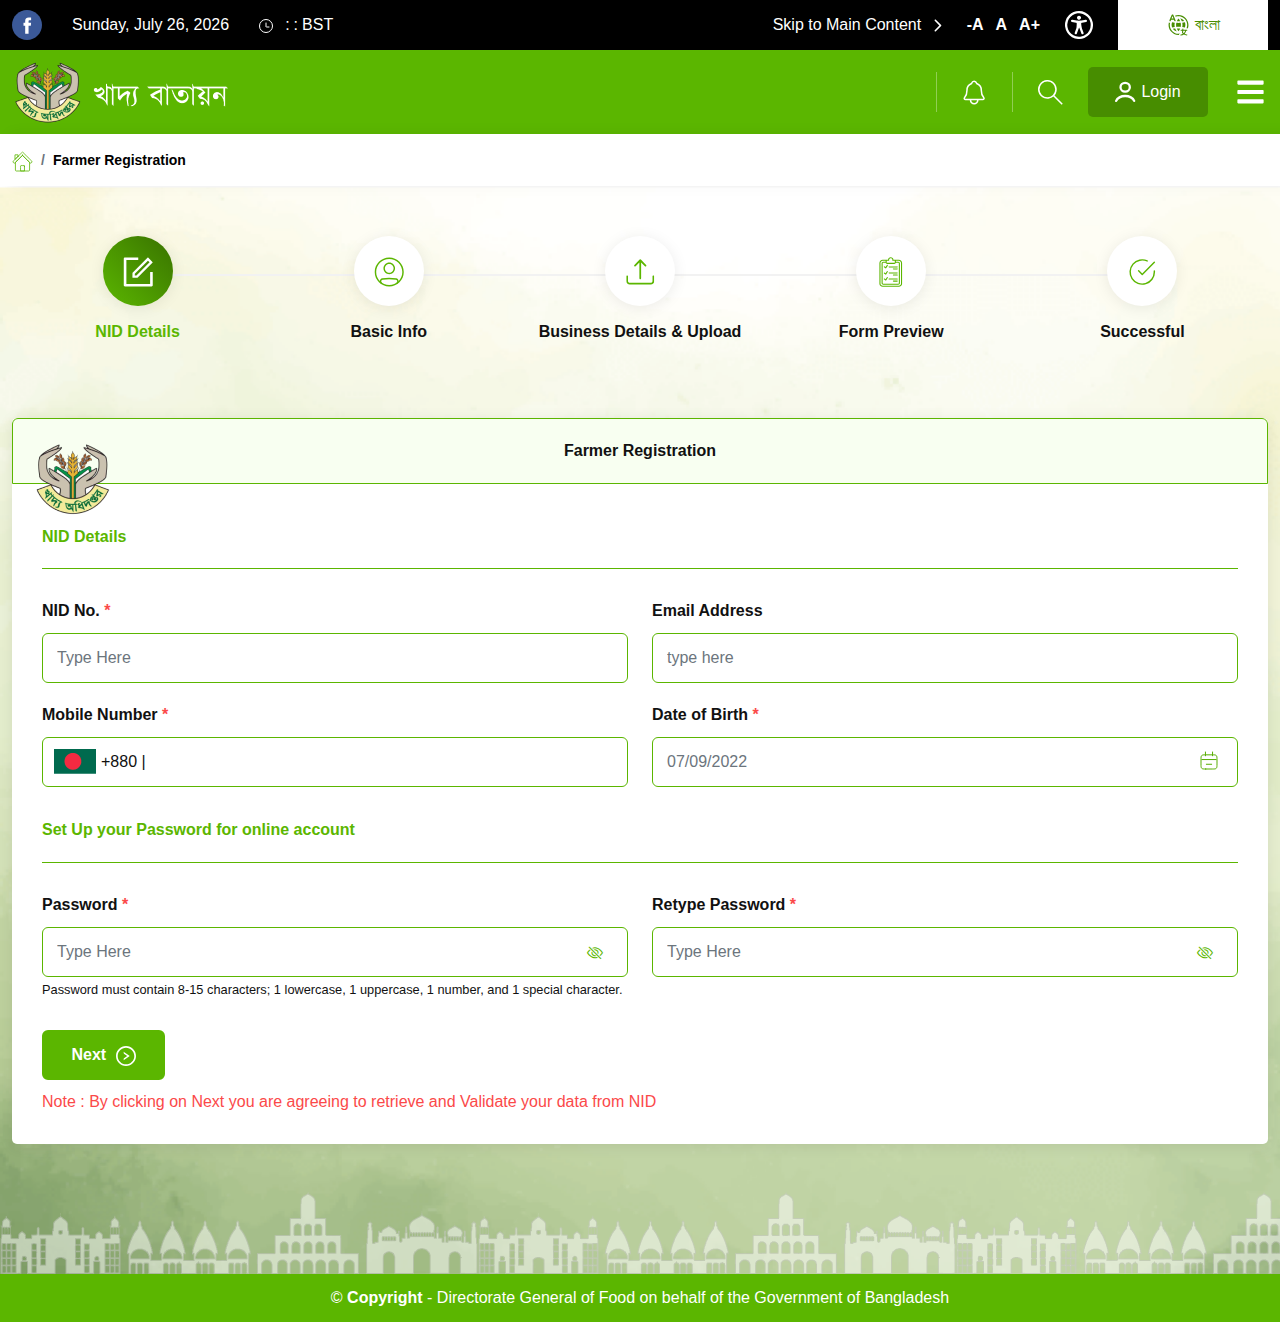
<file: htmls/fgl-01-registration.html>
<!DOCTYPE html>
<html lang="en">

<head>
    <meta charset="UTF-8">
    <meta http-equiv="X-UA-Compatible" content="IE=edge">
    <meta name="viewport" content="width=device-width, initial-scale=1.0">
    <title>DG Food</title>
    <link rel="icon" type="image/png" href="images/favicon.png">
    <!-- css-files -->
    <link rel="stylesheet" href="css/bootstrap.min.css">
    <link rel="stylesheet" href="css/fonts.css">
    <link rel="stylesheet" href="css/all.min.css">
    <link rel="stylesheet" href="css/bootstrap-datepicker.min.css">
    <link rel="stylesheet" href="css/uikit.css">
    <link rel="stylesheet" href="css/owl.carousel.min.css">
    <link rel="stylesheet" href="https://cdn.jsdelivr.net/npm/bootstrap-icons@1.5.0/font/bootstrap-icons.css">
    <link rel="stylesheet" href="css/style.css">
</head>

<body id="body" class="no-scroll"></body>
    <!-- header-start -->
    <div class="simultaneous no-mouse">
        <div class="hbar" style="border: 4px solid red;"></div>
    </div>
    <div class="top-header-wrap">
        <div class="container custom-container">
            <div class="row align-items-center">
                <div class="col-lg-6 col-md-6 col-sm-6 col-2">
                    <div class="top-left-side">
                        <ul class="social-icon">
                            <li>
                                <a href="https://www.facebook.com/groups/directorategeneraloffood">
                                    <svg width="30" height="30" viewBox="0 0 30 30" fill="none"
                                        xmlns="http://www.w3.org/2000/svg">
                                        <path
                                            d="M0 15C0 6.71575 6.71575 0 15 0C23.2843 0 30 6.71575 30 15C30 23.2843 23.2843 30 15 30C6.71575 30 0 23.2843 0 15Z"
                                            fill="#3B5998" />
                                        <path
                                            d="M16.5634 23.8197V15.6589H18.8162L19.1148 12.8466H16.5634L16.5673 11.4391C16.5673 10.7056 16.637 10.3126 17.6905 10.3126H19.0988V7.5H16.8458C14.1394 7.5 13.1869 8.86425 13.1869 11.1585V12.8469H11.5V15.6592H13.1869V23.8197H16.5634Z"
                                            fill="white" />
                                    </svg>
                                </a>
                            </li>
                           
                        </ul>
                        <div class="timeText d-flex align-items-center">
                           
                            <span id="Date"></span>
                            <ul class="d-flex">
                                <li class="me-2">
                                    <svg width="14" height="14" viewBox="0 0 14 14" fill="none"
                                        xmlns="http://www.w3.org/2000/svg">
                                        <circle cx="7" cy="7" r="6.5" stroke="white" />
                                        <path d="M10 8H7.25C7.11193 8 7 7.88807 7 7.75V4" stroke="white"
                                            stroke-linecap="round" />
                                    </svg>
                                </li>
                                <li id="hours"></li>
                                <li id="point">:</li>
                                <li id="min"></li>
                                <li id="point1">:</li>
                                <li id="sec"></li>
                                <li> BST</li>
                            </ul>
                        </div>
                    </div>
                </div>
                <div class="col-lg-6 col-md-6 col-sm-6 col-10">
                    <div class="top-right-side">
                        <ul class="top-content">
                            <li class="skip-text">
                                <a href="#break">Skip to Main Content
                                    <svg class="ms-2" width="8" height="13" viewBox="0 0 8 13" fill="none"
                                        xmlns="http://www.w3.org/2000/svg">
                                        <path fill-rule="evenodd" clip-rule="evenodd"
                                            d="M0.741115 12.3563C1.05293 12.6748 1.55566 12.6748 1.86748 12.3563L7.15566 6.95484C7.40384 6.70134 7.40384 6.29184 7.15566 6.03834L1.86748 0.636841C1.55566 0.318341 1.05293 0.318341 0.741116 0.636841C0.429298 0.955341 0.429298 1.46884 0.741116 1.78734L5.34839 6.49984L0.734752 11.2123C0.429298 11.5243 0.429297 12.0443 0.741115 12.3563Z"
                                            fill="white" />
                                    </svg>
                                </a>
                            </li>
                            <li>
                                <div class="darkLight-font">
                                    <ul class="font-btn d-flex">
                                        <li> <a href="javascript:;" id="btn-decrease">-A</a> </li>
                                        <li> <a href="javascript:;" id="btn-orig">A</a> </li>
                                        <li> <a href="javascript:;" id="btn-increase">A+</a> </li>
                                    </ul>
                                </div>
                            </li>
                            <li class="panel-btn">
                                <svg id="Layer_1" data-name="Layer 1" xmlns="http://www.w3.org/2000/svg" viewBox="0 0 122.88 122.88"><title>accessibility</title><path d="M61.44,0A61.46,61.46,0,1,1,18,18,61.21,61.21,0,0,1,61.44,0Zm-.39,74.18L52.1,98.91a4.94,4.94,0,0,1-2.58,2.83A5,5,0,0,1,42.7,95.5l6.24-17.28a26.3,26.3,0,0,0,1.17-4,40.64,40.64,0,0,0,.54-4.18c.24-2.53.41-5.27.54-7.9s.22-5.18.29-7.29c.09-2.63-.62-2.8-2.73-3.3l-.44-.1-18-3.39A5,5,0,0,1,27.08,46a5,5,0,0,1,5.05-7.74l19.34,3.63c.77.07,1.52.16,2.31.25a57.64,57.64,0,0,0,7.18.53A81.13,81.13,0,0,0,69.9,42c.9-.1,1.75-.21,2.6-.29l18.25-3.42A5,5,0,0,1,94.5,39a5,5,0,0,1,1.3,7,5,5,0,0,1-3.21,2.09L75.15,51.37c-.58.13-1.1.22-1.56.29-1.82.31-2.72.47-2.61,3.06.08,1.89.31,4.15.61,6.51.35,2.77.81,5.71,1.29,8.4.31,1.77.6,3.19,1,4.55s.79,2.75,1.39,4.42l6.11,16.9a5,5,0,0,1-6.82,6.24,4.94,4.94,0,0,1-2.58-2.83L63,74.23,62,72.4l-1,1.78Zm.39-53.52a8.83,8.83,0,1,1-6.24,2.59,8.79,8.79,0,0,1,6.24-2.59Zm36.35,4.43a51.42,51.42,0,1,0,15,36.35,51.27,51.27,0,0,0-15-36.35Z"/></svg>
                                <div class="side-panel">
                                    <div class="layout-buttons">
                                        <ul>
                                            <li>
                                                <a class="monocrome" href="javascript:;" onclick="toggleDarkLight()"><i class="fas fa-adjust"></i> &nbsp; Monochrome</a>
                                            </li>
                                            <li>
                                                <a class="invert" href="javascript:;"><i class="fa-solid fa-droplet"></i> &nbsp; Invert Colors</a>
                                            </li>
                                            <li>
                                                <a class="link-high" href="javascript:;"> <i class="fas fa-link"></i> &nbsp; Highlight link</a>
                                            </li>
                                            <li>
                                                <a class="heading-high" href="javascript:;"> <i class="fas fa-link"></i> &nbsp; Highlight Heading</a>
                                            </li>
                                            <li>
                                                <a class="reader-guide" href="javascript:;"> <i class="fas fa-book-open"></i> &nbsp; Reading Guide</a>
                                            </li>
                                            <li>
                                                <a class="cursor" href="javascript:;"><i class="fas fa-mouse-pointer"></i> &nbsp; Big Cursor</a>
                                            </li>
                                            <li>
                                                <a class="" href="https://www.nvaccess.org/files/nvda/releases/2020.4/nvda_2020.4.exe"><i class="fa-solid fa-download"></i> &nbsp; Download Screen Reader</a>
                                            </li>
                                            <li>
                                                <a class="reset" href="javascript:;"><i class="fa-solid fa-arrows-rotate"></i> &nbsp; Reset</a>
                                            </li>
                                           
                                        </ul>
                                    </div>
                                </div>
                            </li>
                            <li>
                                <a href="fgl-02-basic-info-ben.html" class="language-btn">
                                    <svg width="23" height="22" viewBox="0 0 23 22" fill="none"
                                        xmlns="http://www.w3.org/2000/svg">
                                        <path
                                            d="M9.82031 14.4605C10.2628 15.4724 10.8257 16.4273 11.4969 17.3045C12.1696 16.4274 12.7342 15.4725 13.1786 14.4605C12.0626 14.409 10.9363 14.409 9.82031 14.4605Z"
                                            fill="#478D00" />
                                        <path
                                            d="M5.86523 14.852C6.80436 16.1836 8.18288 17.1414 9.75841 17.5571C9.11792 16.6284 8.58965 15.6272 8.18466 14.5742C7.4081 14.6411 6.63152 14.7336 5.86523 14.852Z"
                                            fill="#478D00" />
                                        <path
                                            d="M5.07789 8.37158C4.44018 9.98577 4.44018 11.7821 5.07789 13.3962C5.96761 13.2471 6.86249 13.1288 7.73164 13.0414C7.41791 11.6184 7.41791 10.1442 7.73164 8.7213C6.85734 8.63902 5.96761 8.52075 5.07789 8.37158Z"
                                            fill="#478D00" />
                                        <path
                                            d="M9.30546 12.9228C10.0357 12.8817 10.766 12.8611 11.4963 12.8611C12.2318 12.8611 12.9621 12.8817 13.6923 12.9228C14.0215 11.5816 14.0215 10.1806 13.6923 8.83936C12.2313 8.92678 10.7664 8.92678 9.30546 8.83936C8.97631 10.1806 8.97631 11.5816 9.30546 12.9228Z"
                                            fill="#478D00" />
                                        <path
                                            d="M17.9194 13.3962C18.5502 11.7808 18.5502 9.98707 17.9194 8.37158C17.0296 8.52075 16.1348 8.63902 15.2656 8.7213C15.5793 10.1442 15.5793 11.6184 15.2656 13.0414C16.1348 13.1288 17.0296 13.2471 17.9194 13.3962Z"
                                            fill="#478D00" />
                                        <path
                                            d="M13.2344 4.21094C13.8784 5.13833 14.4085 6.13981 14.8133 7.19381C15.5898 7.12695 16.3664 7.02923 17.1327 6.9161C16.1916 5.58424 14.8114 4.62647 13.2344 4.21094V4.21094Z"
                                            fill="#478D00" />
                                        <path
                                            d="M13.1786 7.30687C12.7354 6.29423 12.1706 5.33923 11.4969 4.46289C10.8247 5.33932 10.2617 6.29434 9.82031 7.30687C10.9363 7.35832 12.0626 7.35832 13.1786 7.30687Z"
                                            fill="#478D00" />
                                        <path
                                            d="M2.75002 7.25504C2.85656 7.32201 2.98133 7.35407 3.10696 7.34674C3.23258 7.33941 3.35279 7.29306 3.45081 7.21416C3.65172 7.04476 3.74074 6.72963 3.82901 6.4928L4.14822 5.63548H6.866L7.1852 6.47452C7.30282 6.78307 7.44611 7.24167 7.81007 7.32869C7.90432 7.35049 8.00217 7.35167 8.09691 7.33214C8.19166 7.31261 8.28107 7.27282 8.35901 7.21552C8.43695 7.15821 8.50158 7.08474 8.54848 7.00013C8.59538 6.91552 8.62344 6.82177 8.63073 6.72531C8.60413 6.47662 8.5347 6.23441 8.42553 6.0094L6.67904 1.69561C6.58221 1.39318 6.45156 1.10265 6.28959 0.829513C6.04037 0.466865 5.55956 0.451396 5.14863 0.600099C4.6539 0.77912 4.50783 1.37871 4.33518 1.81699C4.33401 1.81997 2.62517 6.04589 2.62517 6.04589C2.46125 6.45213 2.28454 6.9753 2.75002 7.25504ZM5.49343 1.97203L6.5012 4.6186H4.50391L5.49343 1.97203Z"
                                            fill="#478D00" />
                                        <path
                                            d="M19.792 16.8349C19.9297 16.8349 20.0618 16.7802 20.1592 16.6828C20.2566 16.5854 20.3113 16.4533 20.3113 16.3156C20.3113 16.1779 20.2566 16.0458 20.1592 15.9484C20.0618 15.851 19.9297 15.7963 19.792 15.7963H16.3232L16.3822 15.1396C16.3944 15.0025 16.3517 14.8661 16.2634 14.7605C16.1751 14.6548 16.0484 14.5886 15.9113 14.5763C15.7742 14.564 15.6378 14.6066 15.5321 14.6949C15.4264 14.7831 15.3601 14.9097 15.3477 15.0468L15.2804 15.7963H14.0961C13.9584 15.7963 13.8263 15.851 13.729 15.9484C13.6316 16.0458 13.5769 16.1779 13.5769 16.3156C13.5769 16.4533 13.6316 16.5854 13.729 16.6828C13.8263 16.7802 13.9584 16.8349 14.0961 16.8349H15.1871L15.0231 18.66C15.011 18.7952 15.0523 18.9299 15.1383 19.035C15.3929 19.3262 15.6764 19.5909 15.9843 19.8251C15.3319 20.2336 14.5901 20.4778 13.8225 20.5368C13.6894 20.5487 13.566 20.6115 13.478 20.7122C13.39 20.8128 13.3442 20.9434 13.3501 21.077C13.356 21.2105 13.4132 21.3366 13.5098 21.4291C13.6063 21.5215 13.7348 21.5732 13.8684 21.5733C13.8839 21.5733 13.8996 21.5726 13.9153 21.5713C15.0045 21.4927 16.0478 21.101 16.9194 20.4432C17.649 20.8495 18.5924 21.3258 19.743 21.4346C19.7598 21.4361 19.7763 21.4368 19.7925 21.4368C19.9259 21.4367 20.0542 21.3852 20.1507 21.293C20.2472 21.2009 20.3045 21.0751 20.3107 20.9418C20.317 20.8085 20.2716 20.6779 20.1842 20.5771C20.0967 20.4764 19.9738 20.4131 19.8409 20.4006C19.0112 20.3221 18.3093 19.9703 17.7325 19.6882C18.4329 18.8621 18.9336 17.8858 19.1957 16.8349H19.792ZM16.8187 19.1455C16.5553 18.9587 16.3076 18.7507 16.0782 18.5236L16.2299 16.8349H18.1234C17.8772 17.6974 17.4301 18.4893 16.8187 19.1455V19.1455Z"
                                            fill="#478D00" />
                                        <path
                                            d="M11.5003 0.918947C10.3642 0.918255 9.23631 1.1128 8.16602 1.49409L8.64652 2.67712C10.2406 2.12123 11.9621 2.04205 13.6004 2.44926C15.2387 2.85647 16.7228 3.73242 17.8711 4.96992C19.0194 6.20743 19.782 7.75281 20.0658 9.41698C20.3495 11.0812 20.1419 12.7919 19.4685 14.34H19.7925C20.1262 14.3403 20.4544 14.4255 20.7462 14.5875C21.2211 13.4099 21.4646 12.1517 21.4633 10.8819C21.4633 5.68835 16.9933 0.918947 11.5003 0.918947Z"
                                            fill="#478D00" />
                                        <path
                                            d="M2.81116 10.9943C2.8102 10.2924 2.89578 9.59307 3.06597 8.91214C2.6282 8.91278 2.20187 8.77237 1.85015 8.51172C1.47229 9.98363 1.43599 11.5225 1.74404 13.0105C2.05209 14.4986 2.69633 15.8966 3.6275 17.0975C4.55867 18.2984 5.75211 19.2706 7.11659 19.9395C8.48106 20.6085 9.98044 20.9566 11.5001 20.9572C11.6348 20.9572 11.7731 20.9536 11.9078 20.9463C11.9487 20.5617 12.1033 20.198 12.3519 19.9016C12.4446 19.7893 12.551 19.6891 12.6686 19.6031C12.2814 19.6574 11.891 19.6842 11.5001 19.6832C9.19632 19.681 6.98755 18.7648 5.35854 17.1358C3.72954 15.5068 2.81339 13.298 2.81116 10.9943V10.9943Z"
                                            fill="#478D00" />
                                    </svg>
                                    বাংলা
                                </a>
                            </li>
                        </ul>
                    </div>
                </div>
            </div>
        </div>
    </div>
    <!--  -->
    <header>
        <nav class="navbar navbar-expand-lg">
            <div class="container custom-container d-block">
                <div class="row align-items-center">
                    <div class="col-lg-4 col-4">
                        <div class="logo-wrap">
                            <a href="index.html">
                                <img src="images/logo.png" alt="logo">
                            </a>
                        </div>
                    </div>
                    <div class="col-lg-8 col-8">
                        <div class="header-right">
                            <ul class="d-flex justify-content-end align-items-center">
                               
                                <li class="header-border notify-drop">
                                    <a href="javascript:;" class="d-block test1" uk-tooltip="Notification">
                                        <svg width="25" height="28" viewBox="0 0 25 28" fill="none"
                                            xmlns="http://www.w3.org/2000/svg">
                                            <path
                                                d="M16.1337 21.7874V22.7609C16.1337 23.7936 15.7088 24.784 14.9525 25.5142C14.1962 26.2445 13.1704 26.6547 12.1008 26.6547C11.0311 26.6547 10.0054 26.2445 9.24903 25.5142C8.49271 24.784 8.06781 23.7936 8.06781 22.7609V21.7874M22.9191 19.8058C21.3009 17.8936 20.1584 16.9201 20.1584 11.6482C20.1584 6.82045 17.6051 5.10046 15.5035 4.26511C15.2244 4.15438 14.9616 3.90006 14.8766 3.62323C14.5079 2.41188 13.4745 1.34473 12.1008 1.34473C10.727 1.34473 9.69296 2.41249 9.3281 3.62445C9.24303 3.90432 8.98026 4.15438 8.70111 4.26511C6.59705 5.10168 4.04621 6.81558 4.04621 11.6482C4.04306 16.9201 2.9006 17.8936 1.28238 19.8058C0.611904 20.598 1.1992 21.7874 2.37191 21.7874H21.8359C23.0023 21.7874 23.5858 20.5943 22.9191 19.8058Z"
                                                stroke="" stroke-width="1.7" stroke-linecap="round"
                                                stroke-linejoin="round" />
                                        </svg>
                                    </a>
                                    <div class="notification-box-wrapper">
                                        <div class="notify-box">
                                            <div class="noti-icon">
                                                <span><svg width="25" height="28" viewBox="0 0 25 28" fill="none"
                                                    xmlns="http://www.w3.org/2000/svg">
                                                    <path
                                                        d="M16.1337 21.7874V22.7609C16.1337 23.7936 15.7088 24.784 14.9525 25.5142C14.1962 26.2445 13.1704 26.6547 12.1008 26.6547C11.0311 26.6547 10.0054 26.2445 9.24903 25.5142C8.49271 24.784 8.06781 23.7936 8.06781 22.7609V21.7874M22.9191 19.8058C21.3009 17.8936 20.1584 16.9201 20.1584 11.6482C20.1584 6.82045 17.6051 5.10046 15.5035 4.26511C15.2244 4.15438 14.9616 3.90006 14.8766 3.62323C14.5079 2.41188 13.4745 1.34473 12.1008 1.34473C10.727 1.34473 9.69296 2.41249 9.3281 3.62445C9.24303 3.90432 8.98026 4.15438 8.70111 4.26511C6.59705 5.10168 4.04621 6.81558 4.04621 11.6482C4.04306 16.9201 2.9006 17.8936 1.28238 19.8058C0.611904 20.598 1.1992 21.7874 2.37191 21.7874H21.8359C23.0023 21.7874 23.5858 20.5943 22.9191 19.8058Z"
                                                        stroke="" stroke-width="1.7" stroke-linecap="round"
                                                        stroke-linejoin="round" />
                                                </svg></span>
                                            </div>
                                            <div class="noti-text">
                                                <h4>Your Application is Approved</h4>
                                                <p>Relate dummy data</p>
                                                <a href="javascript:;">Just Now</a>
                                            </div>
                                        </div>
                                        <div class="notify-box">
                                            <div class="noti-icon">
                                                <span><svg width="25" height="28" viewBox="0 0 25 28" fill="none"
                                                    xmlns="http://www.w3.org/2000/svg">
                                                    <path
                                                        d="M16.1337 21.7874V22.7609C16.1337 23.7936 15.7088 24.784 14.9525 25.5142C14.1962 26.2445 13.1704 26.6547 12.1008 26.6547C11.0311 26.6547 10.0054 26.2445 9.24903 25.5142C8.49271 24.784 8.06781 23.7936 8.06781 22.7609V21.7874M22.9191 19.8058C21.3009 17.8936 20.1584 16.9201 20.1584 11.6482C20.1584 6.82045 17.6051 5.10046 15.5035 4.26511C15.2244 4.15438 14.9616 3.90006 14.8766 3.62323C14.5079 2.41188 13.4745 1.34473 12.1008 1.34473C10.727 1.34473 9.69296 2.41249 9.3281 3.62445C9.24303 3.90432 8.98026 4.15438 8.70111 4.26511C6.59705 5.10168 4.04621 6.81558 4.04621 11.6482C4.04306 16.9201 2.9006 17.8936 1.28238 19.8058C0.611904 20.598 1.1992 21.7874 2.37191 21.7874H21.8359C23.0023 21.7874 23.5858 20.5943 22.9191 19.8058Z"
                                                        stroke="" stroke-width="1.7" stroke-linecap="round"
                                                        stroke-linejoin="round" />
                                                </svg></span>
                                            </div>
                                            <div class="noti-text">
                                                <h4>Apply Dealer Registration</h4>
                                                <p>Relate dummy data</p>
                                                <a href="javascript:;">03:25 PM</a>
                                            </div>
                                        </div>
                                        <div class="notify-box">
                                            <div class="noti-icon">
                                                <span><svg width="25" height="28" viewBox="0 0 25 28" fill="none"
                                                    xmlns="http://www.w3.org/2000/svg">
                                                    <path
                                                        d="M16.1337 21.7874V22.7609C16.1337 23.7936 15.7088 24.784 14.9525 25.5142C14.1962 26.2445 13.1704 26.6547 12.1008 26.6547C11.0311 26.6547 10.0054 26.2445 9.24903 25.5142C8.49271 24.784 8.06781 23.7936 8.06781 22.7609V21.7874M22.9191 19.8058C21.3009 17.8936 20.1584 16.9201 20.1584 11.6482C20.1584 6.82045 17.6051 5.10046 15.5035 4.26511C15.2244 4.15438 14.9616 3.90006 14.8766 3.62323C14.5079 2.41188 13.4745 1.34473 12.1008 1.34473C10.727 1.34473 9.69296 2.41249 9.3281 3.62445C9.24303 3.90432 8.98026 4.15438 8.70111 4.26511C6.59705 5.10168 4.04621 6.81558 4.04621 11.6482C4.04306 16.9201 2.9006 17.8936 1.28238 19.8058C0.611904 20.598 1.1992 21.7874 2.37191 21.7874H21.8359C23.0023 21.7874 23.5858 20.5943 22.9191 19.8058Z"
                                                        stroke="" stroke-width="1.7" stroke-linecap="round"
                                                        stroke-linejoin="round" />
                                                </svg></span>
                                            </div>
                                            <div class="noti-text">
                                                <h4>Apply for milling License</h4>
                                                <p>Relate dummy data</p>
                                                <a href="javascript:;">03:25 PM</a>
                                            </div>
                                        </div>
                                        <div class="notify-box">
                                            <div class="noti-icon">
                                                <span><svg width="25" height="28" viewBox="0 0 25 28" fill="none"
                                                    xmlns="http://www.w3.org/2000/svg">
                                                    <path
                                                        d="M16.1337 21.7874V22.7609C16.1337 23.7936 15.7088 24.784 14.9525 25.5142C14.1962 26.2445 13.1704 26.6547 12.1008 26.6547C11.0311 26.6547 10.0054 26.2445 9.24903 25.5142C8.49271 24.784 8.06781 23.7936 8.06781 22.7609V21.7874M22.9191 19.8058C21.3009 17.8936 20.1584 16.9201 20.1584 11.6482C20.1584 6.82045 17.6051 5.10046 15.5035 4.26511C15.2244 4.15438 14.9616 3.90006 14.8766 3.62323C14.5079 2.41188 13.4745 1.34473 12.1008 1.34473C10.727 1.34473 9.69296 2.41249 9.3281 3.62445C9.24303 3.90432 8.98026 4.15438 8.70111 4.26511C6.59705 5.10168 4.04621 6.81558 4.04621 11.6482C4.04306 16.9201 2.9006 17.8936 1.28238 19.8058C0.611904 20.598 1.1992 21.7874 2.37191 21.7874H21.8359C23.0023 21.7874 23.5858 20.5943 22.9191 19.8058Z"
                                                        stroke="" stroke-width="1.7" stroke-linecap="round"
                                                        stroke-linejoin="round" />
                                                </svg></span>
                                            </div>
                                            <div class="noti-text">
                                                <h4>Your Application is Approved</h4>
                                                <p>Relate dummy data</p>
                                                <a href="javascript:;">Just Now</a>
                                            </div>
                                        </div>
                                        <div class="view-all-btn">
                                            <a href="notification-web.html">View All</a>
                                        </div>
                                    </div>
                                </li>
                                <li class="header-border search-wrap">
                                    
                                    <div class="search_bar hidden-xs">
                                        <div class="lv_search_bar" id="search_button">
                                           <a href="javascript:;" uk-tooltip="Search">
                                              <span>
                                                <svg xmlns="http://www.w3.org/2000/svg" viewBox="0 0 32 32"><path d="M21.15 19.74a12 12 0 1 0-1.41 1.41l10.55 10.56 1.41-1.41zM12 22a10 10 0 1 1 10-10 10 10 0 0 1-10 10z" data-name="49-Search"/></svg>
                                              </span>
                                           </a>
                                        </div>
                                        <div id="search_open" class="lv_search_box" style="display: none;">
                                           <input type="text" placeholder="Search here">
                                           <a href="search.html" type="button" class="searct-btn"><i class="fa fa-search" aria-hidden="true"></i></a>
                                        </div>
                                     </div>
                                </li>
                                <li class="login-drop">
                                    <a href="javascript:;" class="login-btn d-flex justify-content-center align-items-center">
                                        <svg width="21" height="22" viewBox="0 0 21 22" fill="none"
                                            xmlns="http://www.w3.org/2000/svg">
                                            <path
                                                d="M19.1641 19.8735C18.6332 18.4773 17.4634 17.2435 15.8362 16.3635C14.2089 15.4835 12.2152 15.0066 10.1641 15.0066C8.11297 15.0066 6.11918 15.4835 4.49194 16.3635C2.86469 17.2435 1.69493 18.4773 1.16406 19.8735M14.8228 6.25121C14.8228 8.66893 12.737 10.6289 10.1641 10.6289C7.59111 10.6289 5.50532 8.66893 5.50532 6.25121C5.50532 3.83349 7.59111 1.87354 10.1641 1.87354C12.737 1.87354 14.8228 3.83349 14.8228 6.25121Z"
                                                stroke="" stroke-width="2.3" stroke-linecap="round" />
                                        </svg>
                                        
                                        <span>Login</span>
                                    </a>
                                    <div class="login-dropdown">
                                        <a href="login.html"> <span><svg width="19" height="22" viewBox="0 0 19 22" fill="#5BB600" xmlns="http://www.w3.org/2000/svg">
                                            <path fill-rule="evenodd" clip-rule="evenodd" d="M8.73914 1.04268C6.55081 1.29601 4.59603 2.94552 3.88392 5.1395C2.96356 7.97518 4.14328 11.0235 6.72315 12.4761L6.97625 12.6186L6.70047 12.7112C6.30363 12.8444 5.41378 13.2819 5.01678 13.5389C3.62445 14.4403 2.5823 15.6183 1.85713 17.1104C1.39302 18.0654 1.07075 19.2489 1.015 20.2031C0.985943 20.7002 0.987383 20.7083 1.12779 20.8521C1.42089 21.1523 1.88269 20.9707 1.94364 20.5313C1.95855 20.4238 1.98555 20.1928 2.0036 20.0181C2.02171 19.8433 2.07016 19.5455 2.11135 19.3562C2.654 16.8614 4.30765 14.8202 6.57658 13.8446C10.2975 12.2445 14.5775 13.9339 16.3016 17.6832C16.701 18.5518 16.9168 19.3593 17.0214 20.3761C17.0623 20.7737 17.2313 20.9977 17.4904 20.9977C17.7234 20.9977 17.849 20.9246 17.9454 20.7328C18.0112 20.6016 18.0152 20.4991 17.9699 20.0884C17.6426 17.1132 15.9457 14.5662 13.3936 13.2192C13.0683 13.0475 12.6228 12.8418 12.4036 12.7622L12.0051 12.6173L12.397 12.3874C15.7465 10.4221 16.4237 5.77198 13.7798 2.89209C12.4862 1.4831 10.675 0.81858 8.73914 1.04268ZM10.3464 2.06739C11.4388 2.28074 12.2931 2.75584 13.0445 3.56789C13.6568 4.22949 14.0507 4.93748 14.2807 5.78951C14.3734 6.13323 14.3906 6.33827 14.3899 7.09736C14.3892 7.92535 14.3779 8.03555 14.2488 8.47088C13.6411 10.521 11.9571 11.962 9.95774 12.1426C7.47127 12.3672 5.2943 10.7584 4.67132 8.23587C4.54048 7.70596 4.53796 6.4723 4.66664 5.93963C5.22575 3.62577 7.18166 2.00803 9.44066 1.99103C9.71329 1.98902 10.1209 2.02333 10.3464 2.06739Z" stroke-width="0.3"></path>
                                        </svg></span> Customer Login</a>
                                        <a href="javascript:;"> <span><svg width="21" height="21" viewBox="0 0 52 51" fill="none" xmlns="http://www.w3.org/2000/svg">
                                            <g clip-path="url(#clip0_2_11)">
                                            <path d="M51.4 41.9154V49.1771H49.3243V41.9154C49.3243 39.5841 48.0434 37.4583 45.9815 36.3692L37.7606 32.0277L27.2694 50.314H25.0202L14.529 32.0277L6.30806 36.3696C4.24622 37.4587 2.96531 39.5845 2.96531 41.9158V49.1775H0.889648V41.9158C0.889648 38.813 2.59437 35.9844 5.3385 34.5346L15.3317 29.2563L26.1448 48.103L36.958 29.2559L46.9511 34.5342C49.6952 35.9844 51.4 38.8126 51.4 41.9154ZM25.6326 35.5093H27.1376C27.5982 35.5093 27.9845 35.1372 27.9932 34.6739L31.1378 36.282C31.7072 36.5396 32.3513 36.1245 32.3513 35.5006V31.5861C32.3513 30.9622 31.7072 30.5475 31.1378 30.8048L27.9557 32.4329C27.8499 32.0837 27.5208 31.8264 27.1373 31.8264H25.6322C25.2372 31.8264 24.8998 32.0983 24.8023 32.4673L21.5543 30.8048C20.9849 30.5471 20.3381 30.9622 20.3381 31.5861V35.5006C20.3381 36.1245 20.9849 36.5392 21.5543 36.282L24.7735 34.6337V34.6506C24.7743 35.1257 25.1634 35.5093 25.6326 35.5093ZM15.3048 15.126C15.0081 14.306 14.7851 13.1632 14.7851 11.571C14.7851 9.31617 16.1627 5.82385 19.1862 3.4842C21.1897 1.93377 24.6216 0.356506 29.5992 1.64768C36.8696 3.53313 37.5795 11.024 36.8652 15.4496L36.958 15.4129C37.2362 16.113 37.259 16.843 37.259 17.592C37.259 20.1195 35.8874 22.4342 34.5346 23.8406C33.2908 28.0417 29.9307 30.9192 26.0974 31.0317C22.1999 30.9188 18.8358 28.0417 17.5928 23.8406C16.24 22.435 14.868 20.1195 14.868 17.592C14.868 16.843 14.8909 16.113 15.1691 15.4129C15.2081 15.3127 15.2555 15.2188 15.3048 15.126ZM35.183 17.592C35.183 17.4464 35.181 17.3169 35.1779 17.193H33.6558L33.7135 16.1007C33.7809 14.8178 33.101 12.621 32.6085 11.2648C31.4271 11.2801 29.4102 10.6472 26.1491 7.95397C24.0009 7.2046 22.28 7.28155 21.0302 8.18047C18.6152 9.91992 18.2009 14.5065 18.2455 16.1268L18.2928 17.8579L16.9488 17.1859C16.9456 17.3114 16.9436 17.4436 16.9436 17.592C16.9436 19.6017 18.1823 21.5227 19.2426 22.5566L19.4459 22.7547L19.5201 23.0281C20.4561 26.4861 23.0996 28.8688 26.0978 28.9564C29.0306 28.8684 31.6709 26.4861 32.6078 23.0281L32.6819 22.7547L32.8852 22.5566C33.9447 21.5223 35.183 19.6013 35.183 17.592ZM36.3167 47.0367H45.7598V44.5566H36.3167V47.0367V47.0367Z" fill="#5BB600"></path>
                                            </g>
                                            <defs>
                                            <clipPath id="clip0_2_11">
                                            <rect width="50.5103" height="50.5103" fill="" transform="translate(0.889648 0.487305)"></rect>
                                            </clipPath>
                                            </defs>
                                            </svg></span> Officer's Login</a>
                                    </div>
                                </li>
                                <li class="main-menu">
                                    <a href="javascript:;" class="d-block" uk-tooltip="Menu">
                                        <div id="nav-icon2">
                                            <svg xmlns="http://www.w3.org/2000/svg" viewBox="0 0 448 512"><path d="M16 132h416c8.837 0 16-7.163 16-16V76c0-8.837-7.163-16-16-16H16C7.163 60 0 67.163 0 76v40c0 8.837 7.163 16 16 16zm0 160h416c8.837 0 16-7.163 16-16v-40c0-8.837-7.163-16-16-16H16c-8.837 0-16 7.163-16 16v40c0 8.837 7.163 16 16 16zm0 160h416c8.837 0 16-7.163 16-16v-40c0-8.837-7.163-16-16-16H16c-8.837 0-16 7.163-16 16v40c0 8.837 7.163 16 16 16z" fill="#ffffff" /></svg>
                                        </div>
                                    </a>
                                    <div class="menu-dropdown">
                                        <div class="layout-buttons menu-box">
                                            <ul>
                                                <li>
                                                    <a href="fgl-landing.html"> <span><svg width="52" height="37" viewBox="0 0 52 37" fill="none" xmlns="http://www.w3.org/2000/svg">
                                                        <path d="M48.6761 36.9001H3.61239C2.7587 36.9001 1.93998 36.5609 1.33633 35.9573C0.732681 35.3536 0.393555 34.5349 0.393555 33.6812L0.393555 3.63876C0.393555 2.78507 0.732681 1.96635 1.33633 1.3627C1.93998 0.759048 2.7587 0.419922 3.61239 0.419922L48.6761 0.419922C49.5298 0.419922 50.3485 0.759048 50.9522 1.3627C51.5558 1.96635 51.8949 2.78507 51.8949 3.63876V33.6812C51.8949 34.5349 51.5558 35.3536 50.9522 35.9573C50.3485 36.5609 49.5298 36.9001 48.6761 36.9001ZM3.61239 2.56581C3.32783 2.56581 3.05492 2.67885 2.8537 2.88007C2.65249 3.08129 2.53945 3.3542 2.53945 3.63876V33.6812C2.53945 33.9658 2.65249 34.2387 2.8537 34.4399C3.05492 34.6411 3.32783 34.7542 3.61239 34.7542H48.6761C48.9607 34.7542 49.2336 34.6411 49.4348 34.4399C49.636 34.2387 49.749 33.9658 49.749 33.6812V3.63876C49.749 3.3542 49.636 3.08129 49.4348 2.88007C49.2336 2.67885 48.9607 2.56581 48.6761 2.56581H3.61239Z" fill=""/>
                                                        <path d="M50.8219 6.85791H17.5605V9.0038H50.8219V6.85791Z" fill=""/>
                                                        <path d="M15.4146 6.85791H1.46631V9.0038H15.4146V6.85791Z" fill=""/>
                                                        <path d="M47.603 14.3682H1.46631V16.5141H47.603V14.3682Z" fill=""/>
                                                        <path d="M17.5605 20.8057H6.83105V22.9516H17.5605V20.8057Z" fill=""/>
                                                        <path d="M21.8524 20.8057H19.7065V22.9516H21.8524V20.8057Z" fill=""/>
                                                        <path d="M26.1439 20.8057H23.998V22.9516H26.1439V20.8057Z" fill=""/>
                                                        <path d="M30.4359 20.8057H28.29V22.9516H30.4359V20.8057Z" fill=""/>
                                                        <path d="M15.4146 25.0977H6.83105V27.2435H15.4146V25.0977Z" fill=""/>
                                                        <path d="M22.9252 29.3892H6.83105V31.5351H22.9252V29.3892Z" fill=""/>
                                                        <path d="M26.1441 25.0977H17.5605V27.2435H26.1441V25.0977Z" fill=""/>
                                                        </svg>
                                                        </span> Food Grain License</a>
                                                </li>
                                                <li>
                                                    <a href="javascript:;"> <span><svg width="59" height="55" viewBox="0 0 59 55" fill="none" xmlns="http://www.w3.org/2000/svg">
                                                        <path d="M58.0951 54.0594C57.7424 54.6799 57.1957 54.8469 56.4932 54.8469C39.3992 54.8344 22.3052 54.8371 5.21116 54.8371C4.14181 54.8371 3.58377 54.4476 3.5951 53.7115C3.60643 52.9921 4.15173 52.6165 5.18425 52.6151C5.53834 52.6151 5.89101 52.6151 6.2706 52.6151C6.2706 48.978 6.2706 45.3937 6.2706 41.7274C5.69839 41.7274 5.12335 41.7274 4.54689 41.7274C1.82465 41.7246 0.193012 40.1175 0.193012 37.4349C0.193012 32.6582 0.193012 27.8815 0.193012 23.1049C0.193012 23.0117 0.191596 22.9198 0.193012 22.8266C0.210009 22.0196 0.656161 21.5062 1.3346 21.5145C2.01161 21.5229 2.4521 22.0335 2.4521 22.8489C2.45635 27.6255 2.50309 32.4036 2.43086 37.1789C2.40111 39.1658 3.49879 39.746 5.32447 39.433C5.32447 39.2062 5.32447 38.9696 5.32447 38.7331C5.32447 33.5125 5.32306 28.2906 5.3273 23.0701C5.3273 22.8127 5.33863 22.5497 5.38538 22.2979C5.48452 21.7761 5.942 21.4088 6.45756 21.4074C6.99152 21.406 7.46459 21.8025 7.54815 22.3466C7.58356 22.5831 7.58639 22.8266 7.58639 23.0659C7.58781 28.3059 7.58781 33.5445 7.58781 38.7846C7.58781 39.003 7.58781 39.2215 7.58781 39.4733C8.5566 39.4733 9.47015 39.4733 10.4616 39.4733C10.4616 39.2521 10.4616 39.0364 10.4616 38.8221C10.4616 33.564 10.4616 28.3059 10.4616 23.0478C10.4616 21.9375 10.8426 21.3921 11.6046 21.4101C12.3482 21.4282 12.7235 21.9723 12.7235 23.0339C12.7235 28.2739 12.7235 33.5126 12.7235 38.7526C12.7235 38.9738 12.7235 39.1964 12.7235 39.5262C13.2816 39.4914 13.8297 39.5276 14.3438 39.4121C15.1738 39.2242 15.5718 38.5786 15.5718 37.5894C15.5732 32.757 15.5732 27.9247 15.5732 23.0923C15.5732 22.0474 15.9769 21.4964 16.729 21.5159C17.4612 21.534 17.8351 22.0641 17.8351 23.0854C17.8351 27.8621 17.8366 32.6387 17.8351 37.4154C17.8351 40.1314 16.2092 41.726 13.4459 41.7274C12.9006 41.7274 12.3567 41.7274 11.7703 41.7274C11.7703 45.352 11.7703 48.9501 11.7703 52.5817C14.1512 52.5817 16.5321 52.5817 18.9668 52.5817C18.9668 52.3618 18.9668 52.1629 18.9668 51.9639C18.9668 49.0573 18.9654 46.1506 18.9668 43.244C18.9682 40.7617 20.4143 38.8472 22.8462 38.1292C25.7101 37.2832 28.5796 36.4526 31.4477 35.6177C32.3755 35.3478 32.4066 35.3102 32.4123 34.3446C32.4165 33.7894 32.3896 33.2329 32.4222 32.6791C32.442 32.3285 32.3004 32.1531 32.0015 31.9917C31.0767 31.4964 30.1659 30.9718 29.251 30.457C27.0216 29.202 26.0019 27.2373 25.8914 24.7857C25.8645 24.1916 25.7937 23.8423 25.1563 23.532C23.0856 22.526 22.4241 20.0257 23.6068 18.0666C23.6635 17.9734 23.7187 17.8788 23.8292 17.6937C23.3405 17.8496 22.934 17.9762 22.5304 18.107C21.9992 18.2781 21.5205 18.2252 21.1508 17.7772C20.8024 17.3542 20.8109 16.8923 21.2047 16.3455C22.8108 14.1067 24.4354 11.8804 26.0316 9.63612C26.2001 9.39958 26.3035 9.06843 26.3078 8.77763C26.3347 7.22343 26.3177 5.66785 26.322 4.11226C26.3248 3.33168 26.5599 2.99218 27.3007 2.74312C30.6277 1.62861 34.0199 0.809076 37.5494 0.660196C41.0336 0.514099 44.4088 1.14301 47.7302 2.11143C48.3605 2.29509 48.9893 2.48989 49.6125 2.69721C50.5671 3.01584 50.7456 3.27742 50.7456 4.28479C50.747 5.78472 50.7314 7.28465 50.7584 8.78319C50.764 9.0726 50.8745 9.40097 51.043 9.6389C52.5798 11.79 54.1392 13.9244 55.6929 16.063C55.7808 16.184 55.8686 16.3037 55.9507 16.4275C56.2496 16.877 56.2722 17.3333 55.9451 17.7716C55.625 18.2002 55.1661 18.2725 54.6774 18.1404C54.2298 18.0193 53.7922 17.8579 53.2313 17.6756C53.7653 18.5174 54.0825 19.3077 54.0358 20.1996C53.9537 21.8067 53.1732 22.981 51.696 23.6489C51.2668 23.8437 51.1833 24.0566 51.179 24.4671C51.1564 27.1594 50.0459 29.2465 47.5942 30.5711C46.7869 31.008 46.0022 31.4894 45.1878 31.9124C44.8097 32.1086 44.6284 32.3285 44.6624 32.7709C44.7077 33.3414 44.6723 33.9174 44.6737 34.4921C44.6751 35.2643 44.7459 35.3645 45.5023 35.5843C48.3704 36.4192 51.2399 37.2499 54.1066 38.0861C55.8332 38.5898 57.0881 39.6222 57.7651 41.2835C57.8968 41.6077 57.9846 41.9486 58.0923 42.2812C58.0951 46.2077 58.0951 50.1328 58.0951 54.0594ZM38.555 15.5983C35.2323 15.5941 31.9364 15.8738 28.6674 16.479C28.2539 16.5556 28.1561 16.717 28.1391 17.0885C28.0981 17.9859 27.7978 18.2851 26.8757 18.4033C26.2766 18.4799 25.8092 18.7526 25.5104 19.273C24.8943 20.3457 25.5543 21.5785 26.8588 21.7997C27.8884 21.9737 28.1306 22.2519 28.1349 23.2677C28.1363 23.7491 28.1066 24.2319 28.1406 24.7105C28.2595 26.3733 28.8955 27.7299 30.4563 28.5828C32.6432 29.7794 34.8102 31.0108 36.9786 32.2394C38.0196 32.8294 39.0394 32.8335 40.0804 32.2436C42.3126 30.9774 44.5505 29.7182 46.7926 28.4659C47.5786 28.0263 48.0984 27.3751 48.4823 26.5889C48.9822 25.5635 48.9327 24.4698 48.9284 23.379C48.9242 22.2325 49.1267 21.9973 50.2612 21.79C51.2031 21.6175 51.788 20.951 51.7739 20.0674C51.7597 19.1936 51.1323 18.5341 50.1918 18.4061C49.2514 18.2781 48.9398 17.9539 48.9327 17.0342C48.9298 16.7086 48.8703 16.5583 48.4936 16.4902C45.2091 15.8891 41.8962 15.5899 38.555 15.5983ZM50.4878 52.5914C50.5006 52.4871 50.5162 52.4161 50.5162 52.3451C50.5176 48.1431 50.5133 43.9411 50.5275 39.7405C50.5289 39.394 50.3632 39.3133 50.0828 39.2326C48.1877 38.6886 46.2912 38.1431 44.4074 37.5657C44.0873 37.4669 43.9074 37.5003 43.678 37.7285C42.3395 39.0587 40.9883 40.3735 39.6385 41.6912C38.8199 42.4913 38.2973 42.494 37.48 41.6995C36.1132 40.3722 34.7549 39.0364 33.3782 37.7188C33.2479 37.5949 32.9817 37.4836 32.8259 37.5267C30.9095 38.0666 29.006 38.6454 27.091 39.1895C26.693 39.3022 26.5273 39.4552 26.5302 39.9005C26.5514 43.9536 26.5429 48.0082 26.5429 52.0613C26.5429 52.238 26.5429 52.4147 26.5429 52.5706C27.0301 52.5706 27.4338 52.5706 27.8714 52.5706C27.8714 52.3257 27.8714 52.1239 27.8714 51.9222C27.8714 49.7015 27.87 47.4794 27.8729 45.2587C27.8729 45.0375 27.8714 44.8121 27.9083 44.5951C27.9918 44.0928 28.4097 43.7421 28.9238 43.7157C29.4733 43.6865 29.9308 43.9967 30.0541 44.5171C30.1135 44.7662 30.1291 45.0292 30.1305 45.2866C30.1362 47.5267 30.1334 49.7655 30.1334 52.0056C30.1334 52.1991 30.1334 52.3925 30.1334 52.5831C35.7747 52.5831 41.3254 52.5831 46.9243 52.5831C46.9243 52.3521 46.9243 52.1517 46.9243 51.9528C46.9243 49.7321 46.9214 47.51 46.9271 45.2894C46.9271 45.0319 46.9455 44.769 47.0036 44.5213C47.1226 44.0162 47.5517 43.7073 48.0744 43.7115C48.7542 43.7171 49.1791 44.1818 49.1819 44.9791C49.1919 47.3111 49.1862 49.6431 49.1862 51.9764C49.1862 52.174 49.1862 52.3716 49.1862 52.5928C49.6479 52.5914 50.0388 52.5914 50.4878 52.5914ZM24.9396 15.0069C34.0468 12.8322 43.0406 12.8308 52.1436 15.0028C51.0629 13.5181 50.0643 12.1323 49.046 10.7618C48.9511 10.6338 48.74 10.5489 48.5701 10.5183C47.4979 10.3235 46.4271 10.0953 45.3436 9.9784C40.249 9.42741 35.1614 9.40932 30.0767 10.1635C28.7949 10.3527 27.8035 10.7409 27.1307 11.9264C26.533 12.9797 25.7257 13.9188 24.9396 15.0069ZM28.6122 8.14732C35.2422 7.04255 41.8452 7.12325 48.4639 8.17515C48.4639 6.9702 48.4639 5.82647 48.4639 4.71195C41.8268 2.27422 35.2153 2.27979 28.6122 4.70917C28.6122 5.86264 28.6122 7.00359 28.6122 8.14732ZM24.2626 40.0772C22.5984 40.2942 21.1268 41.3907 21.2047 43.5905C21.3038 46.383 21.2287 49.1797 21.2287 51.975C21.2287 52.1726 21.2287 52.3702 21.2287 52.5761C22.2768 52.5761 23.2626 52.5761 24.264 52.5761C24.2626 48.395 24.2626 44.2514 24.2626 40.0772ZM52.8078 52.5831C53.8418 52.5831 54.8134 52.5831 55.8332 52.5831C55.8332 52.3535 55.8332 52.1531 55.8332 51.9542C55.8332 49.1213 55.7694 46.287 55.8558 43.4569C55.9125 41.5882 54.6264 40.3026 52.8078 40.0855C52.8078 44.2444 52.8078 48.3991 52.8078 52.5831ZM42.4089 33.4764C41.1484 34.2458 39.9615 34.9234 38.5267 34.9248C37.099 34.9248 35.9192 34.2305 34.6756 33.4972C34.6756 34.2889 34.6685 34.954 34.6813 35.6177C34.6841 35.7346 34.7337 35.8807 34.8144 35.9628C36.0297 37.197 37.2534 38.4242 38.5437 39.7196C39.8354 38.4256 41.0351 37.2262 42.2276 36.0212C42.3126 35.935 42.399 35.8042 42.4019 35.6915C42.4174 34.9944 42.4089 34.2973 42.4089 33.4764ZM9.42907 52.59C9.42907 48.9473 9.42907 45.3506 9.42907 41.751C9.13305 41.751 8.87669 41.751 8.59201 41.751C8.59201 45.3728 8.59201 48.9696 8.59201 52.59C8.87669 52.59 9.13447 52.59 9.42907 52.59Z" fill=""/>
                                                        </svg>
                                                        
                                                        </span> Farmer Portal</a>
                                                </li>
                                                <li>
                                                    <a href="javascript:;"> <span><svg width="52" height="51" viewBox="0 0 52 51" fill="none" xmlns="http://www.w3.org/2000/svg">
                                                        <g clip-path="url(#clip0_2_28)">
                                                        <path d="M0.889648 14.9081C0.955796 14.7633 1.02039 14.6178 1.08809 14.473C1.49821 13.5909 2.18381 13.1044 3.1589 13.039C3.32232 13.0281 3.4873 13.0335 3.65151 13.0335C14.695 13.0335 25.7394 13.0335 36.7829 13.0335C37.5946 13.0335 37.9642 13.278 37.9681 13.8167C37.972 14.3539 37.5922 14.6115 36.793 14.6115C25.7495 14.6115 14.7052 14.6115 3.66162 14.6115C2.8484 14.6115 2.47953 14.8529 2.47174 15.3893C2.46396 15.9287 2.84373 16.1895 3.64061 16.1895C5.4157 16.1895 7.19079 16.1895 8.9651 16.1895C9.06394 16.1895 9.16199 16.1895 9.26082 16.1895C9.97911 16.1911 10.3456 16.4519 10.3534 16.9673C10.3612 17.4842 9.98533 17.7676 9.28339 17.7676C7.41025 17.7683 5.53632 17.7676 3.66318 17.7683C2.84917 17.7683 2.4803 18.0097 2.47252 18.546C2.46396 19.0855 2.8445 19.3471 3.64061 19.3471C9.40868 19.3471 15.1775 19.3471 20.9456 19.3471C21.0935 19.3471 21.2421 19.3401 21.3892 19.3502C21.8608 19.3814 22.1806 19.6935 22.1884 20.1225C22.197 20.5694 21.8654 20.8948 21.3674 20.9236C21.2203 20.9321 21.0717 20.9259 20.9238 20.9259C15.2211 20.9259 9.51841 20.9259 3.81571 20.9259C2.08108 20.9259 1.54179 20.5623 0.890427 18.9524C0.890427 18.6566 0.890427 18.3608 0.890427 18.0642C1.07564 17.6936 1.26085 17.3223 1.43284 16.9789C1.24762 16.6099 1.06864 16.2526 0.889648 15.8945C0.889648 15.566 0.889648 15.2367 0.889648 14.9081Z" fill=""/>
                                                        <path d="M0.889648 45.8876C1.35969 45.2002 1.83673 44.5174 2.29276 43.8207C2.36357 43.7125 2.37758 43.5365 2.35501 43.4026C1.80949 40.147 1.81027 36.8562 1.68186 33.5726C1.54723 30.13 2.07875 26.756 2.61493 23.3797C2.71532 22.7484 3.06007 22.444 3.53477 22.5156C4.03283 22.5903 4.25072 22.992 4.16279 23.6491C3.8803 25.765 3.52777 27.8763 3.34567 30.0008C3.21104 31.5679 3.26551 33.1545 3.29742 34.731C3.35656 37.7064 3.50287 40.6763 3.97446 43.6229C4.02038 43.9094 3.88419 44.2667 3.73166 44.5338C3.43905 45.0452 3.06785 45.5116 2.74178 46.0044C2.40793 46.5096 2.55735 46.9308 3.14022 47.123C3.29197 47.1729 3.47796 47.2157 3.62271 47.1744C4.81959 46.8335 5.96511 47.2305 7.12309 47.4033C10.8733 47.9623 14.611 48.6139 18.3721 49.0903C21.8903 49.5356 25.4335 49.4399 28.9456 48.9743C32.4109 48.515 35.8584 47.9272 39.3136 47.394C39.828 47.3146 40.2397 47.5637 40.3261 48.0183C40.4078 48.4465 40.1323 48.8591 39.642 48.9385C36.3206 49.4741 33.0047 50.0595 29.6701 50.5017C26.5222 50.919 23.3487 50.9782 20.1728 50.831C16.8359 50.6761 13.5277 50.276 10.2429 49.6882C8.48184 49.3737 6.73165 49.0031 4.97368 48.6684C4.77135 48.6294 4.54567 48.6217 4.34644 48.6684C2.76124 49.0366 1.56669 48.4099 0.977586 46.8848C0.961243 46.8436 0.919999 46.8117 0.891205 46.7751C0.889648 46.4792 0.889648 46.1834 0.889648 45.8876Z" fill=""/>
                                                        <path d="M23.7705 0.404785C25.6094 0.780798 27.2787 1.54995 28.8429 2.57523C31.7495 4.47943 34.2561 6.84216 36.6444 9.34268C36.8257 9.53264 37.0039 9.72648 37.1837 9.91877C37.6576 10.4263 37.7105 10.9028 37.3308 11.2461C36.9471 11.5941 36.5121 11.5038 36.0164 10.9822C35.4615 10.3991 34.9113 9.80978 34.3417 9.24148C32.1736 7.07726 29.9347 4.98856 27.253 3.47128C26.2366 2.89597 25.1246 2.43276 24.0009 2.11747C22.3822 1.66361 20.8935 2.29264 19.4764 3.02987C16.8841 4.37822 14.6989 6.27074 12.6087 8.27693C11.6725 9.17531 10.8009 10.1414 9.86783 11.0429C9.65616 11.2477 9.30752 11.4119 9.02425 11.408C8.81881 11.4049 8.48184 11.1161 8.44916 10.9145C8.40402 10.6389 8.50597 10.2473 8.69352 10.0402C10.5332 7.999 12.5028 6.08858 14.6491 4.36888C16.1775 3.14509 17.7666 1.99914 19.5853 1.24167C20.4242 0.891344 21.3215 0.678815 22.1923 0.404785C22.7184 0.404785 23.2444 0.404785 23.7705 0.404785Z" fill=""/>
                                                        <path d="M32.1791 21.7139C32.5978 21.4328 33.0056 21.1596 33.4437 20.8653C32.9277 19.8759 32.4157 18.8887 31.8974 17.9039C31.7223 17.5707 31.6842 17.2477 31.9324 16.937C32.3083 16.4668 32.9783 16.5758 33.2974 17.1753C33.8982 18.3064 34.4935 19.4407 35.0717 20.5827C35.548 21.5239 35.9978 22.4784 36.4834 23.4756C36.7254 23.2903 37.0195 23.0031 37.3682 22.8155C37.667 22.6543 38.0219 22.585 38.3612 22.5181C38.5293 22.4846 38.7168 22.5492 38.9059 22.571C38.9262 22.5274 38.969 22.4815 38.9612 22.4449C38.4795 20.1141 38.881 17.7584 38.7705 15.4166C38.7487 14.9464 39.1044 14.6241 39.5332 14.6156C39.9806 14.6062 40.3269 14.9363 40.3332 15.4345C40.3472 16.568 40.3378 17.7015 40.3378 18.8677C40.8631 18.9253 41.3619 18.9806 41.9005 19.0398C41.9946 17.6143 42.5433 16.3734 43.3829 15.243C43.4771 15.1161 43.4888 14.9059 43.4903 14.7339C43.4997 13.6985 43.4919 12.6623 43.4966 11.6261C43.4989 11.036 43.7861 10.6842 44.2608 10.6694C44.7526 10.6546 45.0693 11.0213 45.0716 11.6293C45.0763 12.6654 45.0646 13.7008 45.0802 14.737C45.0833 14.9347 45.1355 15.166 45.2475 15.3232C46.0343 16.4287 46.572 17.6244 46.6623 19.0351C47.1759 18.9814 47.6716 18.9292 48.2288 18.8708C48.2288 17.9631 48.2288 17.0663 48.2288 16.1687C48.2288 15.9382 48.2226 15.7078 48.2304 15.4781C48.2491 14.948 48.5775 14.6031 49.0405 14.6171C49.4849 14.6304 49.7993 14.9643 49.8031 15.4758C49.8125 16.758 49.8179 18.0409 49.8024 19.3231C49.7891 20.3974 49.7424 21.4718 49.7098 22.5671C49.8747 22.5547 50.1315 22.5243 50.3891 22.5165C51.0786 22.4955 51.4459 22.8147 51.3635 23.4904C51.2452 24.4627 51.0397 25.4242 50.8568 26.4728C51.516 26.7212 51.4374 27.3603 51.3206 27.9901C51.1751 28.7787 50.9961 29.5603 50.8172 30.412C51.4942 30.6611 51.4389 31.2816 51.3261 31.8989C51.1798 32.7031 50.9977 33.5003 50.8187 34.3636C51.4444 34.5793 51.435 35.1437 51.3471 35.7206C51.2638 36.2717 51.1829 36.8276 51.0366 37.364C50.2506 40.2436 48.2413 41.6916 45.3923 42.14C45.3113 42.1525 45.2312 42.1657 45.0934 42.1867C45.0857 42.3565 45.0709 42.5301 45.0709 42.7037C45.0716 44.973 45.0748 47.2415 45.0763 49.5108C45.0763 49.7241 45.0794 49.939 45.0654 50.1515C45.0397 50.5423 44.8257 50.8047 44.4522 50.8911C44.0755 50.9783 43.7767 50.8304 43.5915 50.4808C43.0997 49.5521 42.6047 48.6249 42.1168 47.6946C41.4312 46.3875 40.7503 45.0773 40.0756 43.7842C39.3775 43.9376 38.7145 44.1151 38.0413 44.2248C35.9915 44.5604 34.2359 43.9282 32.7892 42.4779C32.2491 41.9361 31.8149 41.286 31.348 40.6733C31.0359 40.2639 30.9947 39.8333 31.3137 39.4791C30.7114 38.71 30.12 37.9689 29.5457 37.216C29.2258 36.7957 29.1542 36.3504 29.4881 35.9814C28.8811 35.2052 28.2717 34.4781 27.7231 33.7082C27.3192 33.1422 27.3534 32.9912 27.6577 32.4789C27.0554 31.7105 26.4359 30.9881 25.8959 30.2112C25.3978 29.4957 25.5581 29.066 26.3472 28.7063C26.5379 28.6191 26.7309 28.5358 26.9488 28.4401C25.4842 26.6433 24.7682 24.4635 23.6274 22.5204C23.5939 22.4636 23.5667 22.4036 23.5371 22.3452C23.2546 21.7808 23.3465 21.3488 23.7986 21.1183C24.2398 20.8933 24.6468 21.0724 24.9449 21.6353C25.3745 22.448 25.797 23.2646 26.2243 24.0789C26.2997 24.2222 26.3822 24.3615 26.4678 24.5141C26.9636 24.3203 27.432 24.1366 27.9246 23.9435C27.3332 22.6457 27.2601 21.3052 27.4702 19.9304C27.4943 19.7715 27.4219 19.5793 27.3449 19.4274C26.8764 18.5049 26.3908 17.5918 25.9169 16.6724C25.6266 16.1095 25.7145 15.6658 26.1496 15.4353C26.5791 15.2072 27.0219 15.3925 27.3075 15.9328C27.79 16.8475 28.2593 17.77 28.7495 18.6809C28.8367 18.8428 28.976 19.0141 29.1348 19.0942C30.3309 19.6984 31.3643 20.4815 32.0686 21.6477C32.0912 21.6812 32.1488 21.6952 32.1791 21.7139ZM33.8709 31.9752C33.8748 33.0916 33.5402 33.3508 32.5721 33.136C31.5184 32.9016 30.4935 33.0402 29.3371 33.4403C29.8834 33.9635 30.3628 34.4213 30.8414 34.8798C31.1386 35.1639 31.4655 35.2177 31.874 35.1164C32.9449 34.8518 34.0227 34.8666 35.0873 35.1787C35.4732 35.2916 35.7098 35.5446 35.7044 35.965C35.6997 36.3371 35.5005 36.6018 35.1495 36.689C34.955 36.7373 34.7254 36.6968 34.5231 36.6501C33.4149 36.3924 32.3472 36.5318 31.134 36.9615C31.7877 37.5446 32.3488 38.0646 32.9355 38.5535C33.0522 38.6508 33.2818 38.6897 33.4343 38.6532C35.1114 38.2437 36.7184 38.3667 38.3013 39.2939C38.2514 39.1592 38.2382 39.1008 38.2102 39.0502C37.6289 38.0163 37.3448 36.893 37.2102 35.7245C37.1433 35.1453 37.1207 34.5847 37.7448 34.3582C37.5651 33.5042 37.3806 32.7078 37.2336 31.9044C37.1207 31.2878 37.0795 30.6712 37.7441 30.4042C37.5682 29.5751 37.3915 28.8099 37.246 28.0384C37.1246 27.393 37.0499 26.7437 37.7962 26.4207C37.632 25.8687 37.4826 25.3674 37.3145 24.8029C36.0328 25.7628 35.0351 26.8597 34.9083 28.5296C34.7923 30.0547 35.3557 31.3937 36.0569 32.6953C36.2125 32.9834 36.3853 33.2691 36.4888 33.5766C36.6188 33.9619 36.4904 34.3068 36.1184 34.4952C35.7355 34.6891 35.3705 34.6213 35.1223 34.2515C34.9589 34.0079 34.8437 33.7315 34.7013 33.473C34.446 33.0052 34.1845 32.5389 33.8709 31.9752ZM45.2156 40.5184C47.5144 40.4779 49.6242 38.3643 49.6638 36.0639C47.3425 36.1262 45.2281 38.2444 45.2156 40.5184ZM38.8686 36.0592C39.1845 38.643 41.3689 40.7707 43.3806 40.4888C43.0351 37.9074 41.2732 36.1635 38.8686 36.0592ZM33.1433 40.4281C34.4452 42.541 36.9464 43.3342 39.1487 42.2895C37.7013 40.1588 35.502 39.4698 33.1433 40.4281ZM33.6958 31.8507C32.2919 29.6958 29.9674 28.9298 27.5425 30.0033C28.1036 30.5179 28.6095 31.0278 29.1698 31.4692C29.3511 31.6117 29.6857 31.6498 29.9285 31.6086C31.2032 31.3914 32.4593 31.326 33.6958 31.8507ZM49.8389 28.1326C47.1697 28.4012 45.225 30.3342 45.2374 32.4828C45.7456 32.1216 46.2452 31.6872 46.8148 31.3843C47.3868 31.0807 48.0304 30.9149 48.6358 30.6712C48.7603 30.6214 48.9051 30.5148 48.9533 30.398C49.2498 29.681 49.5214 28.9539 49.8389 28.1326ZM45.2008 28.56C45.7394 28.1769 46.239 27.7425 46.8078 27.4397C47.379 27.1353 48.0211 26.9656 48.6288 26.7282C48.73 26.6885 48.8498 26.6285 48.9028 26.5421C49.3386 25.8267 49.6031 25.0528 49.6958 24.2074C47.2351 24.4036 45.5798 26.0213 45.2008 28.56ZM38.7534 28.1279C39.018 28.8768 39.2468 29.5346 39.4841 30.1886C39.5993 30.5054 39.8382 30.6378 40.1643 30.7483C40.8281 30.9741 41.4833 31.2489 42.0973 31.5868C42.5549 31.8382 42.9409 32.2197 43.3658 32.5482C43.0296 30.0196 41.4335 28.4409 38.7534 28.1279ZM43.3627 28.6635C43.1145 26.1568 41.2133 24.2923 38.8569 24.223C38.9822 25.0443 39.2118 25.8158 39.6468 26.5188C39.695 26.5966 39.7806 26.6822 39.8631 26.7025C41.1954 27.0209 42.3728 27.6234 43.3627 28.6635ZM43.3814 36.5792C42.9783 33.9074 41.0063 32.0056 38.7565 32.1465C39.039 32.8923 39.2981 33.6069 39.5876 34.3099C39.6413 34.4399 39.8009 34.5801 39.937 34.6135C41.2359 34.9358 42.3806 35.5291 43.3814 36.5792ZM49.8312 32.0819C47.1557 32.3738 45.4374 34.0686 45.2141 36.4438C45.7277 36.0771 46.2265 35.6388 46.7969 35.3375C47.3853 35.0261 48.046 34.8549 48.6677 34.6034C48.7915 34.5536 48.9269 34.4345 48.9751 34.3146C49.2615 33.6077 49.5246 32.8923 49.8312 32.0819ZM33.3651 27.5207C33.6927 26.8566 33.955 26.2003 34.3223 25.6095C34.9674 24.5725 34.9487 23.3145 34.1448 22.258C33.7355 22.5772 33.3129 22.8816 32.9254 23.2249C32.8126 23.3246 32.7573 23.5348 32.7487 23.699C32.7075 24.4674 32.6888 25.2366 32.6717 26.0057C32.6694 26.1139 32.6982 26.2338 32.7464 26.3311C32.9433 26.7266 33.1534 27.1159 33.3651 27.5207ZM43.474 24.6644C43.5697 23.8649 43.5378 23.0381 42.9067 22.3087C42.6273 21.9856 42.5129 21.5232 42.3043 21.1347C42.225 20.9875 42.1121 20.7898 41.9775 20.754C41.4499 20.6154 40.9082 20.5313 40.2507 20.4045C40.323 20.958 40.2974 21.4048 40.4499 21.7777C40.6616 22.2931 40.9137 22.8606 41.3168 23.2125C41.9689 23.7823 42.758 24.1949 43.474 24.6644ZM48.2452 20.4683C47.8569 20.5049 47.516 20.5251 47.179 20.5718C46.6631 20.6442 46.2732 20.8389 46.123 21.4235C46.0281 21.7941 45.8281 22.1779 45.5689 22.4573C44.93 23.1486 45.0748 23.9505 45.0872 24.662C45.8086 24.1911 46.5425 23.7138 47.2732 23.2312C47.3526 23.179 47.4156 23.0988 47.4802 23.0256C48.1074 22.3188 48.2981 21.4772 48.2452 20.4683ZM27.0951 25.9107C27.3488 26.3023 27.4756 26.634 27.7122 26.8348C28.1892 27.2396 28.6795 27.7402 29.2484 27.8975C30.1067 28.1357 31.0367 28.1139 31.9324 28.2026C31.8258 27.9948 31.7044 27.7122 31.5425 27.4553C31.3916 27.2155 31.2359 26.9493 31.0149 26.7873C30.4375 26.3631 29.825 25.9863 29.2219 25.597C29.1044 25.5207 28.9511 25.4001 28.8437 25.425C28.2826 25.5573 27.7293 25.7294 27.0951 25.9107ZM43.4662 46.8227C43.4662 45.1871 43.4662 43.697 43.4662 42.2693C42.46 41.9734 41.4981 41.6901 40.5985 41.4254C41.5176 43.1544 42.4608 44.9309 43.4662 46.8227ZM29.0149 20.8568C28.6383 22.4091 29.6787 24.4005 31.1519 24.9945C31.5091 23.4647 30.6266 21.7365 29.0149 20.8568ZM44.2701 21.5021C45.3386 20.1172 45.3152 17.8152 44.2483 16.8288C43.2491 18.3158 43.2483 19.9724 44.2701 21.5021Z" fill=""/>
                                                        <path d="M19.461 16.1905C20.5785 16.1905 21.696 16.1874 22.8135 16.192C23.4011 16.1944 23.7544 16.4855 23.7668 16.9604C23.7793 17.4532 23.4135 17.7669 22.8034 17.7685C20.552 17.7716 18.2999 17.7716 16.0485 17.7685C15.4579 17.7677 15.1085 17.4773 15.096 16.9993C15.0836 16.5034 15.4447 16.1951 16.0587 16.1928C17.1925 16.1874 18.3264 16.1905 19.461 16.1905Z" fill=""/>
                                                        <path d="M21.3826 5.13668C20.9546 5.12501 20.6068 4.75834 20.6184 4.33094C20.6301 3.90121 20.9943 3.55478 21.4231 3.56568C21.8511 3.57658 22.1998 3.94325 22.1881 4.37064C22.1764 4.79804 21.8083 5.14836 21.3826 5.13668Z" fill=""/>
                                                        <path d="M26.1332 5.14595C26.13 5.57335 25.7682 5.92912 25.3417 5.926C24.9137 5.92211 24.5596 5.56245 24.5635 5.13427C24.5674 4.70455 24.9254 4.35189 25.3542 4.355C25.7822 4.35889 26.1363 4.71856 26.1332 5.14595Z" fill=""/>
                                                        <path d="M23.7659 6.72457C23.7628 7.15196 23.4017 7.50773 22.9753 7.50462C22.5473 7.50073 22.1932 7.14106 22.1963 6.71289C22.1994 6.28316 22.5574 5.9305 22.9862 5.93361C23.415 5.93673 23.7698 6.29639 23.7659 6.72457Z" fill=""/>
                                                        <path d="M19.8207 7.52201C19.813 7.9494 19.448 8.30206 19.0215 8.29427C18.5935 8.28649 18.2433 7.92215 18.2511 7.49476C18.2589 7.06503 18.6208 6.71549 19.0495 6.72327C19.4776 6.73106 19.8285 7.09461 19.8207 7.52201Z" fill=""/>
                                                        <path d="M27.7115 8.27775C27.7224 8.70359 27.373 9.07182 26.9457 9.0835C26.5185 9.0944 26.1527 8.74563 26.1419 8.31746C26.131 7.88851 26.4773 7.52417 26.9068 7.51249C27.3333 7.50081 27.6998 7.84958 27.7115 8.27775Z" fill=""/>
                                                        <path d="M16.6655 10.6795C16.6569 11.1069 16.2919 11.4596 15.8663 11.451C15.4382 11.4424 15.088 11.0789 15.0958 10.6507C15.1044 10.2218 15.4663 9.87223 15.8943 9.88001C16.3223 9.88857 16.6733 10.2521 16.6655 10.6795Z" fill=""/>
                                                        <path d="M20.6118 9.87983C21.0398 9.87827 21.3977 10.234 21.3993 10.6622C21.4009 11.0888 21.0437 11.4493 20.6164 11.4508C20.1892 11.4524 19.8312 11.0958 19.8297 10.6677C19.8281 10.2379 20.1822 9.88138 20.6118 9.87983Z" fill=""/>
                                                        <path d="M24.551 11.4509C24.123 11.4462 23.7697 11.085 23.7744 10.6568C23.7791 10.2271 24.1386 9.8752 24.5666 9.87987C24.9946 9.88454 25.3487 10.245 25.344 10.6732C25.3393 11.1005 24.9775 11.4555 24.551 11.4509Z" fill=""/>
                                                        <path d="M30.0947 9.88001C30.5227 9.8878 30.8744 10.2506 30.8666 10.678C30.8588 11.1054 30.4939 11.458 30.0682 11.4502C29.6402 11.4424 29.2892 11.0789 29.297 10.6515C29.3048 10.2225 29.6666 9.87223 30.0947 9.88001Z" fill=""/>
                                                        <path d="M12.738 17.7655C12.3116 17.7732 11.9474 17.4214 11.9396 16.9932C11.9318 16.5642 12.2812 16.2022 12.7108 16.1945C13.138 16.1867 13.5014 16.5378 13.5092 16.9659C13.517 17.3926 13.1653 17.7577 12.738 17.7655Z" fill=""/>
                                                        </g>
                                                        <defs>
                                                        <clipPath id="clip0_2_28">
                                                        <rect width="50.5103" height="50.5103" fill="white" transform="translate(0.889648 0.404785)"/>
                                                        </clipPath>
                                                        </defs>
                                                        </svg>
                                                        </span> FFP Beneficiary Portal</a>
                                                </li>
                                                <li>
                                                    <a href="javascript:;"> <span>
                                                        <svg width="52" height="51" viewBox="0 0 52 51" fill="none" xmlns="http://www.w3.org/2000/svg">
                                                            <g clip-path="url(#clip0_2_11)">
                                                            <path d="M51.4 41.9154V49.1771H49.3243V41.9154C49.3243 39.5841 48.0434 37.4583 45.9815 36.3692L37.7606 32.0277L27.2694 50.314H25.0202L14.529 32.0277L6.30806 36.3696C4.24622 37.4587 2.96531 39.5845 2.96531 41.9158V49.1775H0.889648V41.9158C0.889648 38.813 2.59437 35.9844 5.3385 34.5346L15.3317 29.2563L26.1448 48.103L36.958 29.2559L46.9511 34.5342C49.6952 35.9844 51.4 38.8126 51.4 41.9154ZM25.6326 35.5093H27.1376C27.5982 35.5093 27.9845 35.1372 27.9932 34.6739L31.1378 36.282C31.7072 36.5396 32.3513 36.1245 32.3513 35.5006V31.5861C32.3513 30.9622 31.7072 30.5475 31.1378 30.8048L27.9557 32.4329C27.8499 32.0837 27.5208 31.8264 27.1373 31.8264H25.6322C25.2372 31.8264 24.8998 32.0983 24.8023 32.4673L21.5543 30.8048C20.9849 30.5471 20.3381 30.9622 20.3381 31.5861V35.5006C20.3381 36.1245 20.9849 36.5392 21.5543 36.282L24.7735 34.6337V34.6506C24.7743 35.1257 25.1634 35.5093 25.6326 35.5093ZM15.3048 15.126C15.0081 14.306 14.7851 13.1632 14.7851 11.571C14.7851 9.31617 16.1627 5.82385 19.1862 3.4842C21.1897 1.93377 24.6216 0.356506 29.5992 1.64768C36.8696 3.53313 37.5795 11.024 36.8652 15.4496L36.958 15.4129C37.2362 16.113 37.259 16.843 37.259 17.592C37.259 20.1195 35.8874 22.4342 34.5346 23.8406C33.2908 28.0417 29.9307 30.9192 26.0974 31.0317C22.1999 30.9188 18.8358 28.0417 17.5928 23.8406C16.24 22.435 14.868 20.1195 14.868 17.592C14.868 16.843 14.8909 16.113 15.1691 15.4129C15.2081 15.3127 15.2555 15.2188 15.3048 15.126ZM35.183 17.592C35.183 17.4464 35.181 17.3169 35.1779 17.193H33.6558L33.7135 16.1007C33.7809 14.8178 33.101 12.621 32.6085 11.2648C31.4271 11.2801 29.4102 10.6472 26.1491 7.95397C24.0009 7.2046 22.28 7.28155 21.0302 8.18047C18.6152 9.91992 18.2009 14.5065 18.2455 16.1268L18.2928 17.8579L16.9488 17.1859C16.9456 17.3114 16.9436 17.4436 16.9436 17.592C16.9436 19.6017 18.1823 21.5227 19.2426 22.5566L19.4459 22.7547L19.5201 23.0281C20.4561 26.4861 23.0996 28.8688 26.0978 28.9564C29.0306 28.8684 31.6709 26.4861 32.6078 23.0281L32.6819 22.7547L32.8852 22.5566C33.9447 21.5223 35.183 19.6013 35.183 17.592ZM36.3167 47.0367H45.7598V44.5566H36.3167V47.0367V47.0367Z" fill=""/>
                                                            </g>
                                                            <defs>
                                                            <clipPath id="clip0_2_11">
                                                            <rect width="50.5103" height="50.5103" fill="" transform="translate(0.889648 0.487305)"/>
                                                            </clipPath>
                                                            </defs>
                                                            </svg>
                                                            
                                                    </span> Dealer Portal</a>
                                                </li>
                                            </ul>
                                            <ul>
                                                <li>
                                                    <a href="javascript:;"> <span><svg width="40" height="50" viewBox="0 0 40 50" fill="none" xmlns="http://www.w3.org/2000/svg">
                                                        <path d="M3.31551 49.2987C2.31485 48.6714 2.16788 48.2807 2.45815 47.039C2.65412 46.1996 2.83417 45.3551 3.04238 44.5183C3.68663 41.9218 5.81533 40.1801 8.37394 40.1595C10.025 40.1467 11.6748 40.1492 13.3258 40.1634C13.6087 40.166 13.7594 40.0991 13.8586 39.7996C14.3106 38.4397 14.776 37.0836 15.2634 35.7378C15.381 35.4113 15.3026 35.2712 15.0479 35.0822C12.4574 33.1592 11.033 30.537 10.8223 27.2053C10.7635 26.2849 10.7672 26.2939 9.95149 26.0163C7.40267 25.1435 4.99227 24.0021 3.05463 21.9866C1.75512 20.6356 0.876935 19.0443 0.851214 17.0699C0.821819 14.8449 1.82616 13.1057 3.33021 11.6507C5.15149 9.88709 7.34756 8.8125 9.67591 8.02584C10.8064 7.64407 11.9675 7.35871 13.1237 7.06693C13.436 6.98852 13.5487 6.85612 13.5744 6.53477C13.6516 5.57715 13.7214 4.61696 13.8549 3.66576C14.144 1.59627 15.8207 0.0627884 17.8196 0.0357951C19.5772 0.0113725 21.3348 0.0242265 23.0924 0.0306535C25.4293 0.0396513 27.1416 1.71581 27.3375 4.16835C27.4 4.95116 27.4882 5.7314 27.5384 6.51421C27.5604 6.86255 27.6964 6.99366 28.0234 7.06307C30.9005 7.67364 33.66 8.61584 36.1377 10.3241C37.1408 11.0157 38.0423 11.8268 38.7845 12.8217C40.825 15.5583 40.765 18.6985 38.6192 21.3451C37.147 23.1614 35.2485 24.335 33.1823 25.2348C32.3947 25.578 31.5864 25.8762 30.7707 26.1384C30.4253 26.2489 30.3212 26.4173 30.315 26.7721C30.282 28.7053 29.7884 30.501 28.795 32.1361C28.0883 33.2994 27.204 34.293 26.1054 35.0526C25.7759 35.2802 25.7514 35.4743 25.8812 35.8303C26.354 37.1311 26.8084 38.441 27.2444 39.7559C27.3461 40.0631 27.4735 40.1711 27.7907 40.1672C29.3805 40.148 30.9691 40.157 32.5589 40.1582C35.3477 40.1621 37.4287 41.8614 38.1195 44.7047C38.3081 45.4798 38.4759 46.2613 38.6571 47.039C38.9462 48.2807 38.7992 48.6714 37.7998 49.3C37.5548 49.3 37.3111 49.3 37.0661 49.3C36.4133 48.9902 36.1047 48.4375 35.9712 47.7138C35.8181 46.8822 35.6209 46.0582 35.409 45.2394C35.0942 44.0234 34.325 43.2792 33.1431 43.0864C32.6115 43.0003 32.0567 43.0722 31.4712 43.0722C31.4712 44.5183 31.4369 45.9413 31.4835 47.3629C31.5129 48.2588 31.2532 48.9157 30.462 49.3C30.217 49.3 29.9733 49.3 29.7283 49.3C28.9359 48.9157 28.6738 48.2588 28.7069 47.3629C28.7546 46.0826 28.7191 44.7998 28.7191 43.5183C28.7191 43.3666 28.7191 43.2149 28.7191 43.0453C28.1594 43.0453 27.6707 43.0285 27.1844 43.0543C27.0166 43.0632 26.8305 43.1417 26.6921 43.2445C22.9307 46.0634 18.1699 46.0647 14.422 43.2419C14.3142 43.1609 14.1868 43.0594 14.0656 43.0555C13.5218 43.035 12.9755 43.0465 12.3925 43.0465C12.3925 44.5183 12.3582 45.9413 12.4048 47.3629C12.4342 48.2588 12.1745 48.9157 11.3833 49.3C11.1383 49.3 10.8946 49.3 10.6496 49.3C9.85718 48.9157 9.59507 48.2588 9.62814 47.3629C9.67591 46.0826 9.64039 44.7998 9.64039 43.517C9.64039 43.3653 9.64039 43.2136 9.64039 43.0453C9.18598 43.0453 8.80507 43.0427 8.42416 43.0453C7.06463 43.0568 6.02967 43.9026 5.69285 45.2857C5.50056 46.0762 5.29724 46.8655 5.14904 47.6663C5.01309 48.4002 4.72036 48.9838 4.0455 49.3C3.80543 49.2987 3.56047 49.2987 3.31551 49.2987ZM27.7246 22.6717C27.8017 20.4325 27.8544 18.7024 27.9291 16.9735C27.9426 16.6547 27.8666 16.5365 27.5543 16.4709C22.8976 15.4914 18.2446 15.4863 13.5867 16.4658C13.2511 16.5365 13.1788 16.6701 13.1923 17.0044C13.2817 19.2307 13.3381 21.457 13.4311 23.6833C13.4912 25.1384 13.4826 26.6114 13.7006 28.0434C14.2493 31.6438 17.4497 34.1953 21.0078 33.9896C24.458 33.7904 27.3424 30.8031 27.5347 27.2066C27.6241 25.5265 27.6756 23.844 27.7246 22.6717ZM30.5894 23.1794C32.3641 22.5483 34.1242 21.75 35.616 20.4248C36.0544 20.0353 36.4611 19.5816 36.7991 19.0944C37.779 17.6766 37.7716 16.1766 36.7648 14.7819C36.3913 14.2639 35.9418 13.7844 35.4567 13.3782C33.4187 11.6738 31.0266 10.765 28.5317 10.1352C23.7856 8.93719 19.0028 8.86135 14.2077 9.76884C11.7642 10.2316 9.3991 10.972 7.21651 12.2561C6.07499 12.9271 5.02534 13.7253 4.26351 14.8693C3.36573 16.2177 3.33879 17.6406 4.25004 18.9839C4.62605 19.5379 5.09148 20.0469 5.58874 20.4865C6.85274 21.6035 8.32862 22.3375 9.86942 22.9326C10.1168 23.0277 10.3679 23.1126 10.6239 23.2038C10.6239 22.7565 10.6361 22.3722 10.6215 21.9891C10.5455 19.9068 10.461 17.8244 10.3863 15.7408C10.3483 14.6868 10.7023 14.2099 11.6736 13.9657C17.5869 12.4746 23.5002 12.4707 29.4136 13.9605C30.4155 14.2125 30.7621 14.6739 30.7266 15.7639C30.6886 16.9658 30.6151 18.1664 30.5931 19.3682C30.571 20.6317 30.5894 21.8966 30.5894 23.1794ZM16.3327 41.0786C18.7945 42.9861 22.6257 42.8434 24.7777 41.0619C24.2547 39.5554 23.7293 38.0425 23.1953 36.5051C21.4205 37.0167 19.6752 36.9974 17.9188 36.509C17.3824 38.0528 16.8618 39.5541 16.3327 41.0786ZM16.34 6.38567C19.1779 6.38567 21.9692 6.38567 24.774 6.38567C24.7079 5.66841 24.6613 4.91646 24.5609 4.1735C24.4568 3.40226 23.9154 2.92409 23.1659 2.91895C21.4254 2.90738 19.685 2.90738 17.9445 2.91895C17.1974 2.92409 16.6536 3.4074 16.5507 4.17478C16.4527 4.91903 16.4074 5.67099 16.34 6.38567Z" fill=""/>
                                                        </svg>
                                                        
                                                        
                                                        </span> Miller Portal</a>
                                                </li>
                                                <li>
                                                    <a href="javascript:;"> <span>
                                                        <svg width="51" height="48" viewBox="0 0 51 48" fill="none" xmlns="http://www.w3.org/2000/svg">
                                                            <path d="M14.2778 47.375H36.2778C37.7365 47.375 39.1355 46.7955 40.1669 45.7641C41.1984 44.7326 41.7778 43.3337 41.7778 41.875V17.125H44.5278C45.9865 17.125 47.3855 16.5455 48.4169 15.5141C49.4484 14.4826 50.0278 13.0837 50.0278 11.625V6.125C50.0278 4.66631 49.4484 3.26736 48.4169 2.23591C47.3855 1.20446 45.9865 0.625 44.5278 0.625H6.02783C4.56914 0.625 3.17019 1.20446 2.13874 2.23591C1.10729 3.26736 0.527832 4.66631 0.527832 6.125V11.625C0.527832 13.0837 1.10729 14.4826 2.13874 15.5141C3.17019 16.5455 4.56914 17.125 6.02783 17.125H8.77783V41.875C8.77783 43.3337 9.35729 44.7326 10.3887 45.7641C11.4202 46.7955 12.8191 47.375 14.2778 47.375ZM28.0278 44.625H14.2778C13.5485 44.625 12.849 44.3353 12.3333 43.8195C11.8176 43.3038 11.5278 42.6043 11.5278 41.875V10.25H28.0278V44.625ZM33.5278 44.625H30.7778V10.25H33.5278V44.625ZM39.0278 41.875C39.0278 42.6043 38.7381 43.3038 38.2224 43.8195C37.7067 44.3353 37.0072 44.625 36.2778 44.625V10.25H39.0278V41.875ZM6.02783 14.375C5.29849 14.375 4.59901 14.0853 4.08329 13.5695C3.56756 13.0538 3.27783 12.3543 3.27783 11.625V6.125C3.27783 5.39565 3.56756 4.69618 4.08329 4.18046C4.59901 3.66473 5.29849 3.375 6.02783 3.375H44.5278C45.2572 3.375 45.9567 3.66473 46.4724 4.18046C46.9881 4.69618 47.2778 5.39565 47.2778 6.125V11.625C47.2778 12.3543 46.9881 13.0538 46.4724 13.5695C45.9567 14.0853 45.2572 14.375 44.5278 14.375H41.7778V10.25H43.1528C43.5175 10.25 43.8672 10.1051 44.1251 9.84727C44.383 9.58941 44.5278 9.23967 44.5278 8.875C44.5278 8.51033 44.383 8.16059 44.1251 7.90273C43.8672 7.64487 43.5175 7.5 43.1528 7.5H7.40283C7.03816 7.5 6.68842 7.64487 6.43056 7.90273C6.1727 8.16059 6.02783 8.51033 6.02783 8.875C6.02783 9.23967 6.1727 9.58941 6.43056 9.84727C6.68842 10.1051 7.03816 10.25 7.40283 10.25H8.77783V14.375H6.02783Z" fill=""/>
                                                            <path d="M20.4654 40.5001C21.3453 40.5018 22.2087 40.2616 22.9613 39.8058C23.7138 39.3499 24.3266 38.6959 24.7325 37.9153C25.1384 37.1346 25.3219 36.2574 25.2629 35.3795C25.2039 34.5016 24.9047 33.6569 24.3979 32.9376C24.8346 32.3185 25.119 31.605 25.2279 30.8552C25.3368 30.1055 25.2671 29.3406 25.0246 28.6228C24.782 27.9051 24.3734 27.2547 23.832 26.7247C23.2906 26.1947 22.6318 25.8 21.909 25.5727C21.1863 25.3454 20.4201 25.292 19.6728 25.4168C18.9255 25.5416 18.2182 25.841 17.6085 26.2908C16.9988 26.7405 16.5039 27.3278 16.1641 28.005C15.8243 28.6821 15.6491 29.43 15.6529 30.1876C15.6468 31.1744 15.9551 32.1376 16.5329 32.9376C15.9551 33.7376 15.6468 34.7007 15.6529 35.6876C15.6529 36.9639 16.1599 38.188 17.0625 39.0905C17.965 39.9931 19.1891 40.5001 20.4654 40.5001ZM20.4654 28.1251C21.0124 28.1251 21.537 28.3424 21.9238 28.7292C22.3106 29.116 22.5279 29.6406 22.5279 30.1876C22.5279 30.5706 22.4213 30.9461 22.2199 31.2719C22.0185 31.5977 21.7304 31.861 21.3878 32.0323C21.0452 32.2036 20.6617 32.2761 20.2802 32.2417C19.8987 32.2074 19.5343 32.0674 19.2279 31.8376C18.8816 31.5779 18.6258 31.2157 18.4967 30.8026C18.3677 30.3894 18.3719 29.946 18.5088 29.5354C18.6457 29.1247 18.9083 28.7675 19.2595 28.5144C19.6106 28.2613 20.0325 28.1251 20.4654 28.1251ZM18.6779 34.6563C18.9094 34.7503 19.1487 34.8239 19.3929 34.8763H19.6954C19.8007 34.8839 19.9064 34.8839 20.0117 34.8763C20.1626 34.89 20.3145 34.89 20.4654 34.8763C20.621 34.8896 20.7774 34.8896 20.9329 34.8763H21.2492H21.5379C21.7822 34.8239 22.0214 34.7503 22.2529 34.6563C22.4106 34.9303 22.5033 35.2369 22.5236 35.5524C22.544 35.8679 22.4916 36.1839 22.3704 36.4759C22.2492 36.7679 22.0625 37.0281 21.8247 37.2365C21.5869 37.4448 21.3045 37.5958 20.9991 37.6776C20.6937 37.7594 20.3736 37.7699 20.0635 37.7082C19.7534 37.6466 19.4616 37.5146 19.2107 37.3222C18.9598 37.1299 18.7564 36.8824 18.6164 36.599C18.4763 36.3156 18.4033 36.0037 18.4029 35.6876C18.4012 35.3255 18.4961 34.9695 18.6779 34.6563Z" fill=""/>
                                                            </svg>
                                                            
                                                        
                                                        
                                                        </span> Credit Customer</a>
                                                </li>
                                                <li>
                                                    <a href="javascript:;">  <span>
                                                        <svg width="43" height="48" viewBox="0 0 43 48" fill="none" xmlns="http://www.w3.org/2000/svg">
                                                            <path d="M41.7328 2.48535e-05H1.00483C0.909325 -0.000106791 0.814729 0.0186078 0.726466 0.0550963C0.638203 0.0915848 0.558007 0.14513 0.490473 0.212665C0.422938 0.280199 0.369393 0.360395 0.332904 0.448658C0.296416 0.536921 0.277701 0.631517 0.277833 0.727025V26.909C0.277833 38.495 20.2218 47.557 21.0698 47.936C21.1632 47.9782 21.2644 48 21.3668 48C21.4693 48 21.5705 47.9782 21.6638 47.936C22.5128 47.557 42.4638 38.495 42.4638 26.909V0.727025C42.4641 0.631141 42.4453 0.536157 42.4087 0.447571C42.372 0.358985 42.3181 0.278557 42.2501 0.210943C42.1821 0.143329 42.1014 0.0898727 42.0126 0.0536683C41.9238 0.017464 41.8287 -0.000769042 41.7328 2.48535e-05ZM41.0048 26.908C41.0048 36.832 23.8538 45.297 21.3678 46.471C18.8778 45.3 1.73283 36.84 1.73283 26.908V1.45302H41.0048V26.908Z" fill=""/>
                                                            <path d="M10.4599 25.4731H32.2779C32.3734 25.4732 32.468 25.4545 32.5563 25.418C32.6445 25.3815 32.7247 25.328 32.7923 25.2605C32.8598 25.1929 32.9133 25.1127 32.9498 25.0245C32.9863 24.9362 33.005 24.8416 33.0049 24.7461V22.1701C32.9927 21.3811 32.7544 20.6121 32.3184 19.9543C31.8824 19.2966 31.2669 18.7776 30.5449 18.4591C29.6881 18.0593 28.8022 17.725 27.8949 17.4591C27.5129 17.3461 27.1269 17.2381 26.7379 17.1461L26.7189 17.1401C26.2429 17.0349 25.8053 16.7998 25.4549 16.4608C25.1044 16.1219 24.8549 15.6924 24.7339 15.2201C24.7339 15.1991 24.7269 15.1711 24.7239 15.1441C25.4013 14.4914 25.9373 13.7064 26.2986 12.8378C26.6598 11.9693 26.8386 11.0357 26.8239 10.0951C26.8715 9.35707 26.7646 8.61722 26.5101 7.92284C26.2555 7.22845 25.859 6.59479 25.3457 6.06233C24.8324 5.52987 24.2138 5.11031 23.5292 4.83047C22.8446 4.55063 22.1092 4.41665 21.3699 4.4371C20.6301 4.41661 19.8942 4.55072 19.2092 4.83085C18.5243 5.11098 17.9053 5.53097 17.3918 6.06397C16.8784 6.59696 16.4819 7.23123 16.2276 7.92622C15.9733 8.6212 15.8668 9.36161 15.9149 10.1001C15.9002 11.0393 16.0785 11.9716 16.4389 12.8391C16.7993 13.7066 17.334 14.4908 18.0099 15.1431C18.0029 15.2021 17.9959 15.2541 17.9879 15.2931C17.8664 15.7547 17.6179 16.173 17.2705 16.5004C16.9232 16.8278 16.4909 17.0512 16.0229 17.1451C15.6229 17.2451 15.2289 17.3501 14.8359 17.4671C13.9296 17.732 13.0449 18.0664 12.1899 18.4671C11.4699 18.7849 10.8558 19.3022 10.4205 19.9579C9.98505 20.6135 9.74647 21.3801 9.73291 22.1671V24.7471C9.73318 24.9397 9.80989 25.1244 9.9462 25.2605C10.0825 25.3966 10.2673 25.4731 10.4599 25.4731ZM17.3689 10.1001C17.3172 9.5525 17.3835 9.00019 17.5633 8.48039C17.7432 7.9606 18.0324 7.48541 18.4115 7.08689C18.7906 6.68837 19.2508 6.37577 19.7609 6.17018C20.2711 5.96459 20.8194 5.87079 21.3689 5.8951C21.9184 5.87095 22.4666 5.96487 22.9767 6.17051C23.4868 6.37616 23.9469 6.68876 24.3259 7.08725C24.705 7.48574 24.9942 7.96085 25.1741 8.48057C25.354 9.00029 25.4205 9.55254 25.3689 10.1001C25.3689 12.8341 23.5749 15.0611 21.3689 15.0611C19.1629 15.0611 17.3689 12.8321 17.3689 10.1001ZM19.2779 16.0231C19.9266 16.3454 20.6411 16.5131 21.3654 16.5131C22.0897 16.5131 22.8042 16.3454 23.4529 16.0231C23.7562 16.829 24.3141 17.514 25.0419 17.9741C24.6639 18.6091 23.2949 19.3391 21.3649 19.3391C19.4039 19.3391 18.0549 18.6241 17.6839 17.9871C18.4191 17.5282 18.9801 16.837 19.2779 16.0231ZM11.1779 22.1661C11.1922 21.6541 11.3526 21.1569 11.6404 20.7332C11.9282 20.3095 12.3312 19.9771 12.8019 19.7751C13.5903 19.4073 14.4057 19.1004 15.2409 18.8571C15.6069 18.7481 15.9689 18.6481 16.3489 18.5571C16.9869 19.8571 18.9489 20.7931 21.3589 20.7931C23.7689 20.7931 25.7229 19.8591 26.3589 18.5551C26.7319 18.6411 27.0999 18.7441 27.4589 18.8551C28.2956 19.0979 29.1124 19.4048 29.9019 19.7731C30.374 19.976 30.7781 20.3098 31.0664 20.7351C31.3548 21.1604 31.5153 21.6594 31.5289 22.1731V24.0231H11.1849V22.1661H11.1779Z" fill=""/>
                                                            <path d="M10.4599 30.3222H32.2779C32.471 30.3222 32.6562 30.2455 32.7927 30.109C32.9292 29.9725 33.0059 29.7873 33.0059 29.5942C33.0059 29.4011 32.9292 29.216 32.7927 29.0794C32.6562 28.9429 32.471 28.8662 32.2779 28.8662H10.4599C10.2669 28.8662 10.0817 28.9429 9.94516 29.0794C9.80863 29.216 9.73193 29.4011 9.73193 29.5942C9.73193 29.7873 9.80863 29.9725 9.94516 30.109C10.0817 30.2455 10.2669 30.3222 10.4599 30.3222Z" fill=""/>
                                                            <path d="M10.4599 35.1718H25.4899C25.683 35.1718 25.8682 35.0951 26.0047 34.9586C26.1412 34.8221 26.2179 34.6369 26.2179 34.4438C26.2179 34.2507 26.1412 34.0656 26.0047 33.929C25.8682 33.7925 25.683 33.7158 25.4899 33.7158H10.4599C10.2669 33.7158 10.0817 33.7925 9.94516 33.929C9.80863 34.0656 9.73193 34.2507 9.73193 34.4438C9.73193 34.6369 9.80863 34.8221 9.94516 34.9586C10.0817 35.0951 10.2669 35.1718 10.4599 35.1718Z" fill=""/>
                                                            </svg>
                                                        
                                                        
                                                        </span> Other Priority Customer</a>
                                                </li>
                                                <li>
                                                    <a href="javascript:;"> <span>
                                                        <svg width="70" height="69" viewBox="0 0 70 69" fill="none" xmlns="http://www.w3.org/2000/svg">
                                                            <g clip-path="url(#clip0_3717_30665)">
                                                            <path d="M11.7685 18.104H39.5356C40.3248 18.104 41.0415 18.4261 41.5603 18.945C42.0792 19.4639 42.4013 20.1806 42.4013 20.9697V42.8974C42.4013 43.6865 42.0792 44.4031 41.5603 44.9221C41.0414 45.4409 40.3247 45.7631 39.5356 45.7631H22.4868C22.4296 44.9762 22.1817 44.2421 21.7894 43.6068H39.5357C39.7296 43.6068 39.9067 43.5266 40.0358 43.3975C40.1649 43.2684 40.2451 43.0913 40.2451 42.8974V20.9697C40.2451 20.7758 40.1649 20.5986 40.0358 20.4695C39.9067 20.3404 39.7296 20.2603 39.5357 20.2603H11.7685C11.5745 20.2603 11.3974 20.3404 11.2683 20.4695C11.1393 20.5985 11.0591 20.7757 11.0591 20.9697V42.8974C11.0591 43.0913 11.1393 43.2684 11.2684 43.3975C11.3975 43.5266 11.5746 43.6068 11.7685 43.6068H13.6473C13.255 44.2421 13.0072 44.9762 12.9499 45.7631H11.7685C10.9794 45.7631 10.2627 45.4409 9.74382 44.9221C9.22496 44.4032 8.90283 43.6865 8.90283 42.8974V20.9697C8.90283 20.1805 9.22492 19.4638 9.74378 18.945C10.2626 18.4261 10.9794 18.104 11.7685 18.104L11.7685 18.104Z" fill=""/>
                                                            <path d="M41.3231 33.6973H57.4893C58.3604 33.6973 59.1515 34.053 59.7244 34.6258C60.2973 35.1987 60.6529 35.99 60.6529 36.8609V42.5996C60.6529 43.4705 60.2972 44.2617 59.7243 44.8346C59.1514 45.4075 58.3602 45.7632 57.4893 45.7632H54.3146C54.2573 44.9763 54.0096 44.2423 53.6173 43.6069H57.4893C57.765 43.6069 58.0166 43.4932 58.1997 43.3101C58.3828 43.127 58.4966 42.8753 58.4966 42.5996V36.8609C58.4966 36.5851 58.3829 36.3334 58.1998 36.1503C58.0167 35.9673 57.7651 35.8536 57.4893 35.8536H41.3231V33.6973V33.6973ZM44.7776 45.7632H37.748V43.6069H45.475C45.0827 44.2423 44.8349 44.9763 44.7776 45.7632Z" fill=""/>
                                                            <path d="M41.3233 24.5391C40.7278 24.5391 40.2451 25.0218 40.2451 25.6172C40.2451 26.2126 40.7278 26.6954 41.3233 26.6954H48.4934L53.9523 34.9344C54.2802 35.4298 54.9477 35.5655 55.4432 35.2376C55.9386 34.9096 56.0743 34.2421 55.7464 33.7467L50.0068 25.084C49.8212 24.7585 49.471 24.5391 49.0695 24.5391H41.3233L41.3233 24.5391Z" fill=""/>
                                                            <path d="M49.5459 41.334C50.8661 41.334 52.0615 41.8692 52.9267 42.7345C53.792 43.5998 54.3272 44.7951 54.3272 46.1153C54.3272 47.4354 53.792 48.6308 52.9267 49.4961C52.0614 50.3613 50.8661 50.8965 49.5459 50.8965C48.2257 50.8965 47.0304 50.3613 46.1651 49.4961C45.2999 48.6308 44.7646 47.4354 44.7646 46.1153C44.7646 44.7951 45.2999 43.5998 46.1651 42.7345C47.0304 41.8692 48.2257 41.334 49.5459 41.334ZM51.4022 44.2591C50.9272 43.7841 50.2709 43.4903 49.5459 43.4903C48.8209 43.4903 48.1646 43.7841 47.6897 44.259C47.2147 44.734 46.9209 45.3903 46.9209 46.1153C46.9209 46.8403 47.2147 47.4966 47.6897 47.9715C48.1646 48.4464 48.8209 48.7402 49.5459 48.7402C50.2709 48.7402 50.9272 48.4464 51.4022 47.9715C51.8771 47.4966 52.1709 46.8403 52.1709 46.1153C52.1709 45.3903 51.8771 44.734 51.4022 44.2591Z" fill=""/>
                                                            <path d="M17.7183 41.334C19.0385 41.334 20.2338 41.8692 21.099 42.7345C21.9643 43.5997 22.4996 44.7951 22.4996 46.1153C22.4996 47.4354 21.9643 48.6308 21.0991 49.4961C20.2338 50.3613 19.0384 50.8965 17.7183 50.8965C16.3981 50.8965 15.2028 50.3613 14.3375 49.4961C13.4722 48.6308 12.937 47.4354 12.937 46.1153C12.937 44.7951 13.4722 43.5998 14.3375 42.7345C15.2027 41.8692 16.3981 41.334 17.7183 41.334ZM19.5745 44.2591C19.0996 43.7841 18.4433 43.4903 17.7183 43.4903C16.9933 43.4903 16.337 43.7841 15.862 44.2591C15.3871 44.734 15.0933 45.3903 15.0933 46.1153C15.0933 46.8403 15.3871 47.4966 15.862 47.9715C16.337 48.4464 16.9933 48.7402 17.7183 48.7402C18.4433 48.7402 19.0996 48.4464 19.5745 47.9715C20.0495 47.4966 20.3433 46.8403 20.3433 46.1153C20.3433 45.3903 20.0494 44.734 19.5745 44.2591Z" fill=""/>
                                                            <path d="M59.5746 39.4571C60.17 39.4571 60.6528 38.9744 60.6528 38.3789C60.6528 37.7835 60.17 37.3008 59.5746 37.3008H54.7896C54.1942 37.3008 53.7114 37.7835 53.7114 38.3789C53.7114 38.9744 54.1942 39.4571 54.7896 39.4571H59.5746Z" fill=""/>
                                                            </g>
                                                            <defs>
                                                            <clipPath id="clip0_3717_30665">
                                                            <rect width="69" height="69" fill="white" transform="translate(0.277832)"/>
                                                            </clipPath>
                                                            </defs>
                                                            </svg>
                                                        </span> Movement Contractor</a>
                                                </li>
                                            </ul>
                                        </div>
                                    </div>
                                </li>
                            </ul>
                        </div>
                    </div>
                </div>
            </div>
        </nav>
    </header>
<!-- header-end -->
    
    <div class="inner-page-title">
        <div class="container custom-container">
            <nav aria-label="breadcrumb">
                <ol class="breadcrumb align-items-center">
                    <li class="breadcrumb-item">
                        <a href="index.html">
                            <svg width="21" height="21" viewBox="0 0 21 21" fill="none" xmlns="http://www.w3.org/2000/svg">
                                <path d="M10.5 4.382C10.5 4.382 16.1931 9.99708 18.1533 11.93C18.3161 12.091 18.5425 12.1732 18.7725 12.1546C19.0021 12.1363 19.2124 12.0196 19.3469 11.835C19.5148 11.6055 19.696 11.3573 19.8517 11.1444C20.077 10.8358 20.0424 10.4116 19.7699 10.1429C17.8191 8.21884 10.5 1 10.5 1C10.5 1 3.18085 8.21884 1.23008 10.1429C0.95763 10.4116 0.923033 10.8358 1.1483 11.1444C1.30399 11.3573 1.48523 11.6055 1.6531 11.835C1.78755 12.0196 1.99789 12.1363 2.22748 12.1546C2.45747 12.1732 2.68392 12.091 2.84668 11.93C4.80689 9.99708 10.5 4.382 10.5 4.382ZM10.5 4.382L3.41378 11.3705V19.1264C3.41378 19.3583 3.50696 19.5804 3.67326 19.7441C3.83916 19.9081 4.06444 20 4.29953 20C6.84396 20 14.1548 20 16.6993 20C16.9344 20 17.1596 19.9081 17.3255 19.7441C17.4918 19.5804 17.585 19.3583 17.585 19.1264V11.3705L10.5 4.382ZM6.07143 5.36773L2.9715 8.42518V3.8392H6.07143V5.36773ZM12.4647 15.1531C12.4647 14.9987 12.4026 14.851 12.2922 14.7417C12.1813 14.6327 12.0315 14.5714 11.875 14.5714C11.1328 14.5714 9.86529 14.5714 9.12303 14.5714C8.96656 14.5714 8.81677 14.6327 8.70591 14.7417C8.59543 14.851 8.53332 14.9987 8.53332 15.1531C8.53332 16.554 8.53332 20 8.53332 20H12.4647V15.1531Z" stroke="#5BB600" stroke-width="0.8" stroke-miterlimit="2" stroke-linecap="round" stroke-linejoin="round"/>
                                </svg>
                                
                                
                        </a>
                    </li>
                    
                    <li class="breadcrumb-item active" aria-current="page"> Farmer Registration </li>
                </ol>
            </nav>
        </div>
    </div>
    <!--  -->

    <div class="food-grain-license-app-form-inner-wrapper">
       
        <div class="container custom-container">
            <div class="step-bar-main-wrapper">
                <ul>
                    <li class="active"> 
                        <div class="step-icon">
                            <span><svg width="29" height="28" viewBox="0 0 29 28" fill="none" xmlns="http://www.w3.org/2000/svg">
                                <path d="M28.47 14H26.51C26.356 14 26.23 14.126 26.23 14.28V25.48H3.27V2.52H14.47C14.624 2.52 14.75 2.394 14.75 2.24V0.28C14.75 0.126 14.624 0 14.47 0H1.87C1.2505 0 0.75 0.5005 0.75 1.12V26.88C0.75 27.4995 1.2505 28 1.87 28H27.63C28.2495 28 28.75 27.4995 28.75 26.88V14.28C28.75 14.126 28.624 14 28.47 14Z" fill=""/>
                                <path d="M9.16655 14.8918L9.09965 19.0787C9.09612 19.3921 9.34965 19.6491 9.66304 19.6491H9.67712L13.8321 19.547C13.9025 19.5435 13.973 19.5153 14.0223 19.466L28.6669 4.85242C28.776 4.74326 28.776 4.56367 28.6669 4.45451L24.29 0.0809911C24.2337 0.0246495 24.1633 0 24.0893 0C24.0154 0 23.945 0.0281709 23.8886 0.0809911L9.24754 14.6946C9.19668 14.7478 9.16776 14.8182 9.16655 14.8918ZM11.4025 15.7228L24.0893 3.06357L25.6809 4.6517L12.987 17.318L11.3779 17.3567L11.4025 15.7228Z" fill=""/>
                                </svg>
                                </span>
                        </div> 
                        <div class="step-name">
                            <p>NID Details</p>
                        </div> 
                    </li>
                    <li> 
                        <div class="step-icon">
                            <span>
                                <svg width="31" height="30" viewBox="0 0 31 30" fill="none" xmlns="http://www.w3.org/2000/svg">
                                    <path fill-rule="evenodd" clip-rule="evenodd" d="M8.8548 23.0394C13.9885 22.2894 17.5233 22.3539 22.6638 23.0657C23.0361 23.1196 23.3762 23.3065 23.6215 23.5917C23.8667 23.8769 24.0005 24.2412 23.9981 24.6174C23.9981 24.9774 23.8743 25.3269 23.6508 25.5999C23.2613 26.0759 22.8622 26.544 22.4538 27.0039H24.4346C24.559 26.8554 24.6843 26.7039 24.8111 26.5502C25.2559 26.0046 25.4986 25.3221 25.4981 24.6182C25.4981 23.0994 24.3895 21.7907 22.8693 21.5807C17.6073 20.8524 13.9293 20.7827 8.63805 21.5559C7.10205 21.7802 5.99805 23.1092 5.99805 24.6384C5.99805 25.3172 6.2193 25.9884 6.63855 26.5322C6.7623 26.6927 6.88455 26.8502 7.00605 27.0047H8.9388C8.55886 26.5498 8.18829 26.0872 7.8273 25.6172C7.61277 25.3358 7.49704 24.9915 7.49805 24.6377C7.49805 23.8299 8.07855 23.1527 8.8548 23.0394ZM15.748 15.7539C16.339 15.7539 16.9242 15.6375 17.4701 15.4114C18.0161 15.1852 18.5122 14.8537 18.93 14.4359C19.3479 14.018 19.6794 13.5219 19.9055 12.976C20.1317 12.43 20.248 11.8449 20.248 11.2539C20.248 10.663 20.1317 10.0778 19.9055 9.53183C19.6794 8.98587 19.3479 8.48979 18.93 8.07193C18.5122 7.65406 18.0161 7.32259 17.4701 7.09645C16.9242 6.8703 16.339 6.75391 15.748 6.75391C14.5546 6.75391 13.41 7.22801 12.5661 8.07193C11.7222 8.91584 11.248 10.0604 11.248 11.2539C11.248 12.4474 11.7222 13.592 12.5661 14.4359C13.41 15.2798 14.5546 15.7539 15.748 15.7539ZM15.748 17.2539C17.3393 17.2539 18.8655 16.6218 19.9907 15.4965C21.1159 14.3713 21.748 12.8452 21.748 11.2539C21.748 9.66261 21.1159 8.13648 19.9907 7.01127C18.8655 5.88605 17.3393 5.25391 15.748 5.25391C14.1567 5.25391 12.6306 5.88605 11.5054 7.01127C10.3802 8.13648 9.74805 9.66261 9.74805 11.2539C9.74805 12.8452 10.3802 14.3713 11.5054 15.4965C12.6306 16.6218 14.1567 17.2539 15.748 17.2539Z" fill=""/>
                                    <path fill-rule="evenodd" clip-rule="evenodd" d="M15.75 28.5C23.2057 28.5 29.25 22.4557 29.25 15C29.25 7.54425 23.2057 1.5 15.75 1.5C8.29425 1.5 2.25 7.54425 2.25 15C2.25 22.4557 8.29425 28.5 15.75 28.5ZM15.75 30C24.0345 30 30.75 23.2845 30.75 15C30.75 6.7155 24.0345 0 15.75 0C7.4655 0 0.75 6.7155 0.75 15C0.75 23.2845 7.4655 30 15.75 30Z" fill=""/>
                                    </svg>
                                    
                            </span>
                        </div> 
                        <div class="step-name">
                            <p>Basic Info</p>
                        </div> 
                    </li>
                    <li> 
                        <div class="step-icon">
                            <span>
                                <svg width="29" height="30" viewBox="0 0 29 30" fill="none" xmlns="http://www.w3.org/2000/svg">
                                    <g clip-path="url(#clip0_223_1954)">
                                    <path d="M1.625 18.4434C1.85706 18.4434 2.07962 18.5388 2.24372 18.7088C2.40781 18.8787 2.5 19.1093 2.5 19.3496V23.8809C2.5 24.3616 2.68437 24.8226 3.01256 25.1625C3.34075 25.5024 3.78587 25.6934 4.25 25.6934H25.25C25.7141 25.6934 26.1592 25.5024 26.4874 25.1625C26.8156 24.8226 27 24.3616 27 23.8809V19.3496C27 19.1093 27.0922 18.8787 27.2563 18.7088C27.4204 18.5388 27.6429 18.4434 27.875 18.4434C28.1071 18.4434 28.3296 18.5388 28.4937 18.7088C28.6578 18.8787 28.75 19.1093 28.75 19.3496V23.8809C28.75 24.8423 28.3813 25.7643 27.7249 26.4441C27.0685 27.1239 26.1783 27.5059 25.25 27.5059H4.25C3.32174 27.5059 2.4315 27.1239 1.77513 26.4441C1.11875 25.7643 0.75 24.8423 0.75 23.8809V19.3496C0.75 19.1093 0.842187 18.8787 1.00628 18.7088C1.17038 18.5388 1.39294 18.4434 1.625 18.4434Z" fill=""/>
                                    <path d="M14.1306 2.57679C14.2119 2.4924 14.3085 2.42544 14.4148 2.37975C14.5211 2.33406 14.635 2.31055 14.7501 2.31055C14.8652 2.31055 14.9792 2.33406 15.0855 2.37975C15.1918 2.42544 15.2883 2.4924 15.3696 2.57679L20.6196 8.01429C20.7839 8.18446 20.8762 8.41526 20.8762 8.65592C20.8762 8.89657 20.7839 9.12737 20.6196 9.29754C20.4553 9.46771 20.2325 9.56331 20.0001 9.56331C19.7678 9.56331 19.5449 9.46771 19.3806 9.29754L15.6251 5.4061V21.3434C15.6251 21.5838 15.5329 21.8143 15.3688 21.9842C15.2048 22.1542 14.9822 22.2497 14.7501 22.2497C14.5181 22.2497 14.2955 22.1542 14.1314 21.9842C13.9673 21.8143 13.8751 21.5838 13.8751 21.3434V5.4061L10.1196 9.29754C10.0383 9.3818 9.94169 9.44864 9.8354 9.49424C9.72911 9.53984 9.61518 9.56331 9.50013 9.56331C9.38508 9.56331 9.27115 9.53984 9.16486 9.49424C9.05856 9.44864 8.96198 9.3818 8.88063 9.29754C8.79928 9.21328 8.73474 9.11325 8.69071 9.00316C8.64668 8.89307 8.62402 8.77508 8.62402 8.65592C8.62402 8.53676 8.64668 8.41876 8.69071 8.30867C8.73474 8.19858 8.79928 8.09855 8.88063 8.01429L14.1306 2.57679Z" fill=""/>
                                    </g>
                                    <defs>
                                    <clipPath id="clip0_223_1954">
                                    <rect width="28" height="29" fill="white" transform="translate(0.75 0.5)"/>
                                    </clipPath>
                                    </defs>
                                    </svg>
                                    
                                    
                            </span>
                        </div> 
                        <div class="step-name">
                            <p>Business Details
                                & Upload</p>
                        </div> 
                    </li>
                    <li> 
                        <div class="step-icon">
                            <span>
                                <svg width="24" height="30" viewBox="0 0 24 30" fill="none" xmlns="http://www.w3.org/2000/svg">
                                    <path d="M6.30932 11.2633C6.40827 11.3477 6.53711 11.3946 6.6708 11.395H6.74633C6.82446 11.3847 6.89924 11.3586 6.96538 11.3183C7.03158 11.2781 7.08758 11.2247 7.1294 11.162L8.8289 8.6292C8.90545 8.51568 8.93081 8.37825 8.89947 8.24715C8.86812 8.11606 8.78255 8.00203 8.66164 7.93015C8.54074 7.85827 8.39436 7.83442 8.25474 7.8639C8.11511 7.89333 7.99366 7.97367 7.9171 8.08719L6.5575 10.1134L5.72124 9.38902C5.61522 9.29921 5.47565 9.25251 5.33305 9.25919C5.19051 9.26583 5.05649 9.32525 4.96051 9.42448C4.91201 9.47352 4.87435 9.53116 4.84969 9.59397C4.82504 9.65679 4.81387 9.72355 4.81689 9.79047C4.81991 9.85733 4.83701 9.92303 4.86723 9.98367C4.89744 10.0443 4.94012 10.0987 4.99288 10.1438L6.30932 11.2633Z" fill=""/>
                                    <path d="M6.30903 17.4965C6.40954 17.5786 6.53736 17.6252 6.67051 17.6282H6.74604C6.82417 17.618 6.89895 17.5918 6.96514 17.5516C7.03129 17.5113 7.08729 17.458 7.12911 17.3952L8.82861 14.8624C8.90349 14.7493 8.92793 14.6131 8.89664 14.4832C8.86529 14.3534 8.7808 14.2403 8.66135 14.1685C8.60152 14.1329 8.53478 14.1087 8.46491 14.0973C8.3951 14.0859 8.32361 14.0876 8.25444 14.1022C8.18533 14.1167 8.11989 14.144 8.062 14.1823C8.00405 14.2206 7.95474 14.2693 7.91681 14.3255L6.55721 16.3517L5.72095 15.6324C5.6151 15.5417 5.47514 15.4942 5.33201 15.5004C5.18882 15.5066 5.05415 15.5659 4.95752 15.6653C4.86095 15.7647 4.81039 15.8961 4.81698 16.0305C4.82356 16.1649 4.88674 16.2914 4.99259 16.3821L6.30903 17.4965Z" fill=""/>
                                    <path d="M6.30903 23.4731C6.40798 23.5575 6.53682 23.6044 6.67051 23.6048H6.74604C6.82368 23.5951 6.89819 23.5698 6.96434 23.5304C7.03048 23.4911 7.0867 23.4386 7.12911 23.3768L8.82861 20.8441C8.86653 20.7878 8.89227 20.7252 8.90441 20.6596C8.9165 20.5941 8.91477 20.5269 8.89923 20.462C8.88369 20.3971 8.85472 20.3357 8.81388 20.2813C8.77309 20.2269 8.72124 20.1806 8.66135 20.145C8.60152 20.1094 8.53478 20.0852 8.46491 20.0739C8.3951 20.0625 8.32361 20.0641 8.25445 20.0787C8.18533 20.0933 8.11989 20.1205 8.062 20.1589C8.00405 20.1971 7.95474 20.2458 7.91681 20.3021L6.55721 22.3283L5.72095 21.5836C5.6151 21.4929 5.47514 21.4454 5.33201 21.4516C5.18882 21.4578 5.05415 21.5171 4.95752 21.6166C4.86095 21.7159 4.81039 21.8473 4.81698 21.9817C4.82356 22.1162 4.88674 22.2426 4.99259 22.3333L6.30903 23.4731Z" fill=""/>
                                    <path d="M19.8428 2.84526H14.4475C14.4475 2.17353 14.1633 1.52931 13.6574 1.05433C13.1516 0.579341 12.4654 0.3125 11.7499 0.3125C11.0345 0.3125 10.3483 0.579341 9.84243 1.05433C9.33652 1.52931 9.0523 2.17353 9.0523 2.84526H3.65706C2.79852 2.84526 1.97515 3.16547 1.36808 3.73545C0.760955 4.30544 0.419922 5.07849 0.419922 5.88457V26.6532C0.419922 27.4593 0.760955 28.2323 1.36808 28.8023C1.97515 29.3723 2.79852 29.6925 3.65706 29.6925H19.8428C20.7013 29.6925 21.5247 29.3723 22.1318 28.8023C22.7389 28.2323 23.0799 27.4593 23.0799 26.6532V5.88457C23.0799 5.07849 22.7389 4.30544 22.1318 3.73545C21.5247 3.16547 20.7013 2.84526 19.8428 2.84526ZM6.66221 5.79339C6.73672 6.10568 6.92194 6.38499 7.18755 6.58559C7.45315 6.78623 7.78345 6.89625 8.12432 6.89767H15.3755C15.7164 6.89625 16.0467 6.78623 16.3123 6.58559C16.5779 6.38499 16.7631 6.10568 16.8376 5.79339H19.2115C19.2949 5.79339 19.3774 5.80889 19.4544 5.83898C19.5313 5.86907 19.6011 5.91319 19.6598 5.96876C19.7185 6.02433 19.7649 6.09028 19.7963 6.16277C19.8277 6.23525 19.8435 6.31286 19.8428 6.39112V26.1466C19.8435 26.2249 19.8277 26.3025 19.7963 26.375C19.7649 26.4475 19.7185 26.5134 19.6598 26.569C19.6011 26.6246 19.5313 26.6687 19.4544 26.6988C19.3774 26.7289 19.2949 26.7444 19.2115 26.7444H4.28831C4.20495 26.7444 4.1224 26.7289 4.04547 26.6988C3.96853 26.6687 3.89872 26.6246 3.84002 26.569C3.78137 26.5134 3.73497 26.4475 3.70357 26.375C3.67217 26.3025 3.65636 26.2249 3.65706 26.1466V6.39112C3.65636 6.31286 3.67217 6.23525 3.70357 6.16277C3.73497 6.09028 3.78137 6.02433 3.84002 5.96876C3.89872 5.91319 3.96853 5.86907 4.04547 5.83898C4.1224 5.80889 4.20495 5.79339 4.28831 5.79339H6.66221ZM9.66196 3.85836C9.68522 3.86125 9.70885 3.86125 9.7321 3.85836C9.75697 3.86343 9.78276 3.86343 9.80764 3.85836C9.80764 3.85836 9.80764 3.85836 9.84001 3.85836L9.93712 3.81277C9.96609 3.79888 9.99323 3.78188 10.0181 3.76212C10.0438 3.74016 10.0656 3.71451 10.0828 3.68613L10.1313 3.57469C10.1446 3.5451 10.1554 3.51462 10.1637 3.48351C10.1668 3.4498 10.1668 3.41591 10.1637 3.3822C10.1637 3.3822 10.1637 3.3822 10.1637 3.35181C10.1668 3.32995 10.1668 3.30782 10.1637 3.28596C10.1691 3.26259 10.1691 3.23841 10.1637 3.21504C10.1354 3.09369 10.1246 2.96932 10.1313 2.84526C10.1313 2.44222 10.3019 2.05569 10.6054 1.7707C10.909 1.48571 11.3207 1.3256 11.7499 1.3256C12.1792 1.3256 12.5909 1.48571 12.8944 1.7707C13.1979 2.05569 13.3685 2.44222 13.3685 2.84526C13.37 2.97001 13.3537 3.09438 13.3199 3.21504C13.3145 3.23841 13.3145 3.26259 13.3199 3.28596C13.3169 3.30782 13.3169 3.32995 13.3199 3.35181C13.3199 3.35181 13.3199 3.35181 13.3199 3.3822C13.3169 3.41591 13.3169 3.4498 13.3199 3.48351C13.3283 3.51462 13.3391 3.5451 13.3523 3.57469L13.4117 3.65068C13.4288 3.67905 13.4507 3.7047 13.4764 3.72666C13.5012 3.74642 13.5284 3.76342 13.5573 3.77731C13.5874 3.79649 13.6201 3.81181 13.6544 3.8229C13.6544 3.8229 13.6544 3.8229 13.6868 3.8229C13.735 3.83028 13.7843 3.83028 13.8325 3.8229H15.7963V5.454C15.7963 5.5588 15.752 5.65931 15.6731 5.73336C15.5942 5.80747 15.4871 5.84911 15.3755 5.84911H8.12432C8.01269 5.84911 7.90565 5.80747 7.82677 5.73336C7.74784 5.65931 7.70349 5.5588 7.70349 5.454V3.85836H9.66196ZM22.0009 26.6532C22.0009 27.1906 21.7735 27.706 21.3688 28.0859C20.9641 28.4659 20.4152 28.6794 19.8428 28.6794H3.65706C3.08468 28.6794 2.53577 28.4659 2.13108 28.0859C1.72632 27.706 1.49897 27.1906 1.49897 26.6532V5.88457C1.49897 5.34717 1.72632 4.8318 2.13108 4.45184C2.53577 4.07182 3.08468 3.85836 3.65706 3.85836H6.62445V4.78029H4.28831C3.83419 4.7816 3.39923 4.95191 3.07864 5.25386C2.75806 5.55582 2.57802 5.96476 2.57802 6.39112V26.1466C2.57802 26.573 2.75806 26.9819 3.07864 27.2839C3.39923 27.5858 3.83419 27.7562 4.28831 27.7575H19.2115C19.6657 27.7562 20.1006 27.5858 20.4212 27.2839C20.7418 26.9819 20.9218 26.573 20.9218 26.1466V6.39112C20.9218 5.96476 20.7418 5.55582 20.4212 5.25386C20.1006 4.95191 19.6657 4.7816 19.2115 4.78029H16.8754V3.85836H19.8428C20.4152 3.85836 20.9641 4.07182 21.3688 4.45184C21.7735 4.8318 22.0009 5.34717 22.0009 5.88457V26.6532Z" fill=""/>
                                    <path d="M10.1294 16.5131H18.2222C18.3653 16.5131 18.5026 16.4597 18.6037 16.3647C18.7049 16.2698 18.7617 16.1409 18.7617 16.0066C18.7617 15.8722 18.7049 15.7433 18.6037 15.6484C18.5026 15.5534 18.3653 15.5 18.2222 15.5H10.1294C9.98629 15.5 9.84903 15.5534 9.74787 15.6484C9.64671 15.7433 9.58984 15.8722 9.58984 16.0066C9.58984 16.1409 9.64671 16.2698 9.74787 16.3647C9.84903 16.4597 9.98629 16.5131 10.1294 16.5131Z" fill=""/>
                                    <path d="M10.1294 10.435H18.2222C18.3653 10.435 18.5026 10.3816 18.6037 10.2866C18.7049 10.1916 18.7617 10.0628 18.7617 9.92843C18.7617 9.79409 18.7049 9.66522 18.6037 9.57024C18.5026 9.47527 18.3653 9.42188 18.2222 9.42188H10.1294C9.98629 9.42188 9.84903 9.47527 9.74787 9.57024C9.64671 9.66522 9.58984 9.79409 9.58984 9.92843C9.58984 10.0628 9.64671 10.1916 9.74787 10.2866C9.84903 10.3816 9.98629 10.435 10.1294 10.435Z" fill=""/>
                                    <path d="M18.2244 11.4531H14.4477C14.3046 11.4531 14.1674 11.5065 14.0662 11.6015C13.9651 11.6965 13.9082 11.8253 13.9082 11.9597C13.9082 12.094 13.9651 12.2229 14.0662 12.3179C14.1674 12.4128 14.3046 12.4662 14.4477 12.4662H18.2244C18.3675 12.4662 18.5047 12.4128 18.6059 12.3179C18.7071 12.2229 18.7639 12.094 18.7639 11.9597C18.7639 11.8253 18.7071 11.6965 18.6059 11.6015C18.5047 11.5065 18.3675 11.4531 18.2244 11.4531Z" fill=""/>
                                    <path d="M18.2244 17.5352H14.4477C14.3046 17.5352 14.1674 17.5885 14.0662 17.6835C13.9651 17.7785 13.9082 17.9074 13.9082 18.0417C13.9082 18.176 13.9651 18.3049 14.0662 18.3999C14.1674 18.4949 14.3046 18.5483 14.4477 18.5483H18.2244C18.3675 18.5483 18.5047 18.4949 18.6059 18.3999C18.7071 18.3049 18.7639 18.176 18.7639 18.0417C18.7639 17.9074 18.7071 17.7785 18.6059 17.6835C18.5047 17.5885 18.3675 17.5352 18.2244 17.5352Z" fill=""/>
                                    <path d="M18.2244 23.6133H14.4477C14.3046 23.6133 14.1674 23.6667 14.0662 23.7617C13.9651 23.8566 13.9082 23.9855 13.9082 24.1198C13.9082 24.2542 13.9651 24.383 14.0662 24.478C14.1674 24.573 14.3046 24.6264 14.4477 24.6264H18.2244C18.3675 24.6264 18.5047 24.573 18.6059 24.478C18.7071 24.383 18.7639 24.2542 18.7639 24.1198C18.7639 23.9855 18.7071 23.8566 18.6059 23.7617C18.5047 23.6667 18.3675 23.6133 18.2244 23.6133Z" fill=""/>
                                    <path d="M10.1294 22.5951H18.2222C18.3653 22.5951 18.5026 22.5417 18.6037 22.4468C18.7049 22.3518 18.7617 22.2229 18.7617 22.0886C18.7617 21.9542 18.7049 21.8254 18.6037 21.7304C18.5026 21.6354 18.3653 21.582 18.2222 21.582H10.1294C9.98629 21.582 9.84903 21.6354 9.74787 21.7304C9.64671 21.8254 9.58984 21.9542 9.58984 22.0886C9.58984 22.2229 9.64671 22.3518 9.74787 22.4468C9.84903 22.5417 9.98629 22.5951 10.1294 22.5951Z" fill=""/>
                                    </svg>
                                    
                            </span>
                        </div> 
                        <div class="step-name">
                            <p>Form Preview</p>
                        </div> 
                    </li>
                    <li class="stroke-color"> 
                        <div class="step-icon">
                            <span>
                                <svg width="31" height="30" viewBox="0 0 31 30" fill="none" xmlns="http://www.w3.org/2000/svg">
                                    <path d="M28.25 13.8493V14.9993C28.2485 17.6949 27.3756 20.3177 25.7617 22.4766C24.1477 24.6356 21.8791 26.2149 19.2942 26.9792C16.7093 27.7435 13.9466 27.6517 11.4181 26.7176C8.8896 25.7834 6.73082 24.057 5.2637 21.7957C3.79658 19.5344 3.09974 16.8594 3.2771 14.1697C3.45445 11.48 4.49651 8.91975 6.24785 6.87068C7.99919 4.82162 10.366 3.39357 12.9952 2.79952C15.6245 2.20548 18.3753 2.47726 20.8375 3.57434" stroke="#5BB600" stroke-width="1.5" stroke-linecap="round" stroke-linejoin="round"/>
                                    <path d="M28.25 5L15.75 17.5125L12 13.7625" stroke="#5BB600" stroke-width="1.5" stroke-linecap="round" stroke-linejoin="round"/>
                                    </svg>
                                    
                            </span>
                        </div> 
                        <div class="step-name">
                            <p>Successful</p>
                        </div> 
                    </li>
                </ul>
            </div>
           
            <!--  -->
            <div class="license-form-header-wrapper">
                <div class="form-name-header">
                    <div class="form-name-text">
                        <p>Farmer Registration</p>
                        <div class="form-logo">
                            <img src="images/form-logo.png" alt="img">
                        </div>
                    </div>
               </div>
                <div class="license-inner-form">
                  <div class="step-form-wrapper">
                    <form>
                        <div class="form-title">
                            <h5>NID Details</h5>
                        </div>
                        <div class="row">
                            <div class="col-md-6 col-12">
                                <div class="form-group">
                                    <div class="input-field">
                                        <label for="nid">NID No. <span>*</span></label>
                                        <input type="NUMBER" class="form-control" placeholder="Type Here">
                                    </div>
                                </div>
                            </div>
                            <div class="col-md-6 col-12">
                                <div class="form-group">
                                    <div class="input-field">
                                        <label for="nid">Email Address </label>
                                        <input type="email" pattern="[^A-Z]+" class="form-control" placeholder="Type Here">
                                    </div>
                                </div>
                            </div>
                        </div>
                        <div class="row">
                            <div class="col-md-6 col-12">
                                <div class="form-group">
                                    <div class="flag-wrap">
                                        <label for="nid">Mobile Number <span>*</span></label>
                                        <input type="NUMBER" class="form-control" placeholder="">
                                        <div class="flag-img">
                                            <img src="images/flag-img.png" alt="img">
                                            <span>+880  |</span>
                                        </div>
                                    </div>
                                </div>
                            </div>
                            <div class="col-md-6 col-12">
                                <div class="form-group">
                                    <label>Date of Birth <span>*</span></label>
                                <!-- <div class="input-box">
                                    <input type="text" class="form-control datepicker" placeholder="29-01-1993" required>
                                    <span class="date-icon">
                                        <svg width="18" height="19" viewBox="0 0 18 19" fill="none"
                                            xmlns="http://www.w3.org/2000/svg">
                                            <path
                                                d="M1.88889 8.55556H16.1111M6.33333 13.2778H11.6667M5.44444 1L5.44444 4.77778M12.5556 1L12.5556 4.77778M5.74074 18H12.2593C14.4941 18 15.6115 18 16.3057 17.2623C17 16.5247 17 15.3374 17 12.963V8.87037C17 6.49589 17 5.30865 16.3057 4.57099C15.6115 3.83333 14.4941 3.83333 12.2593 3.83333H5.74074C3.50593 3.83333 2.38853 3.83333 1.69427 4.57099C1 5.30865 1 6.49589 1 8.87037V12.963C1 15.3374 1 16.5247 1.69427 17.2623C2.38853 18 3.50593 18 5.74074 18Z"
                                                stroke="#57AD00" stroke-linecap="round" />
                                        </svg>
                                    </span>
                                </div> -->
                                    <div class="input-group date" id="datepicker" data-date-format="dd-mm-yyyy">
                                        <input type="text" class="form-control" id="date" placeholder="07/09/2022"/>
                                        <span class="input-group-append">
                                            <svg width="18" height="19" viewBox="0 0 18 19" fill="none"
                                                xmlns="http://www.w3.org/2000/svg">
                                                <path
                                                    d="M1.88889 8.55556H16.1111M6.33333 13.2778H11.6667M5.44444 1L5.44444 4.77778M12.5556 1L12.5556 4.77778M5.74074 18H12.2593C14.4941 18 15.6115 18 16.3057 17.2623C17 16.5247 17 15.3374 17 12.963V8.87037C17 6.49589 17 5.30865 16.3057 4.57099C15.6115 3.83333 14.4941 3.83333 12.2593 3.83333H5.74074C3.50593 3.83333 2.38853 3.83333 1.69427 4.57099C1 5.30865 1 6.49589 1 8.87037V12.963C1 15.3374 1 16.5247 1.69427 17.2623C2.38853 18 3.50593 18 5.74074 18Z"
                                                    stroke="#57AD00" stroke-linecap="round" />
                                            </svg>
                                        </span>
                                    </div>
                                </div>
                            </div>
                        </div>
                        <div class="form-title">
                            <h5>Set Up your Password for online account</h5>
                        </div>
                        <div class="form-group row">
                            <div class="col-md-6 col-12">
                                <div class="input-field">
                                    <label for="">Password <span>*</span> </label>
                                    <div class="inputWithIcon">
                                        <input type="password" class="form-control" name="password" placeholder="Type Here">
                                        <i class="toggle-password bi bi-eye-slash"></i>
                                    </div>
                                </div>
                                
                                <small>Password must contain 8-15 characters; 1 lowercase, 1 uppercase, 1 number, and 1 special character.</small>
                            </div>
                            <div class="col-md-6 col-12">
                                <div class="input-field">
                                    <label for="">Retype Password <span>*</span> </label>
                                    <div class="inputWithIcon">
                                        <input type="password" class="form-control" name="password" placeholder="Type Here">
                                        <i class="toggle-password bi bi-eye-slash"></i>
                                    </div>
                                </div>
                            </div>
                        </div>
                        <div class="form-btn">
                            <a href="javascript:;" class="extra-secondary-btn extra-secondary-bg-btn mt-2" data-bs-toggle="modal" data-bs-target="#staticBackdrop">Next <span><svg width="20" height="20" viewBox="0 0 20 20" fill="none" xmlns="http://www.w3.org/2000/svg">
                                <g clip-path="url(#clip0_106_50)">
                                <path d="M13.4528 9.85445L7.96171 5.88124C7.93502 5.86186 7.90349 5.85026 7.87061 5.8477C7.83773 5.84515 7.80479 5.85175 7.77544 5.86678C7.74608 5.8818 7.72146 5.90466 7.7043 5.93282C7.68714 5.96099 7.67812 5.99335 7.67822 6.02633V7.0732C7.67822 7.30088 7.7876 7.5174 7.97287 7.65133L11.2184 9.99954L7.97287 12.3478C7.7876 12.4817 7.67822 12.696 7.67822 12.9259V13.9728C7.67822 14.1178 7.8434 14.2027 7.96171 14.1178L13.4528 10.1446C13.551 10.0732 13.551 9.92588 13.4528 9.85445Z" fill=""></path>
                                <path d="M10 0C4.47768 0 0 4.47768 0 10C0 15.5223 4.47768 20 10 20C15.5223 20 20 15.5223 20 10C20 4.47768 15.5223 0 10 0ZM10 18.3036C5.41518 18.3036 1.69643 14.5848 1.69643 10C1.69643 5.41518 5.41518 1.69643 10 1.69643C14.5848 1.69643 18.3036 5.41518 18.3036 10C18.3036 14.5848 14.5848 18.3036 10 18.3036Z" fill=""></path>
                                </g>
                                <defs>
                                <clipPath id="clip0_106_50">
                                <rect width="20" height="20" fill=""></rect>
                                </clipPath>
                                </defs>
                                </svg>
                                </span></a>
                            <!-- <a href="jaavascript:;" class="extra-secondary-btn" data-bs-toggle="modal" data-bs-target="#staticBackdrop">Next</a> -->
                            
                        </div>
                        <p class="note"> <span>Note : </span> By clicking on Next you are agreeing to retrieve and Validate your data from NID</p>
                    </form>
                  </div>
                </div>
            </div>
            <!--  -->
        </div>
        <div class="frame-bg-wrapper1"></div>
    </div>

   
    <footer class="food-grain-footer-wrapper">
        <p>© <span>Copyright</span> - Directorate General of Food on behalf of the Government of Bangladesh</p>
    </footer>

    <!-- Modal -->
    <div class="modal-wrap">
        <div class="modal fade" id="staticBackdrop" data-bs-backdrop="static"
            data-bs-keyboard="false" tabindex="-1" aria-labelledby="staticBackdropLabel"
            aria-hidden="true">
            <div class="modal-dialog modal-dialog-centered">
                <div class="modal-content">
                    <a class="close-popup" data-bs-dismiss="modal" aria-label="Close">
                        <svg width="20" height="20" viewBox="0 0 12 11" fill="none"
                            xmlns="http://www.w3.org/2000/svg">
                            <line y1="-0.5" x2="13.8781" y2="-0.5"
                                transform="matrix(0.722174 0.691712 -0.74012 0.672475 0.265625 1.16797)"
                                stroke="white" />
                            <line y1="-0.5" x2="13.7639" y2="-0.5"
                                transform="matrix(-0.728163 0.685404 -0.734257 -0.678871 10.2881 0.0620117)"
                                stroke="white" />
                        </svg>
                    </a>
                    <div class="modal-body">
                        <div>
                            <svg width="83" height="83" viewBox="0 0 83 83" fill="none" xmlns="http://www.w3.org/2000/svg">
                                <circle cx="41.1891" cy="41.5465" r="40.5465" fill="#F8FFF1" stroke="#5BB600"/>
                                <path d="M55.3638 31.4639H41.8183V27.992C41.8186 27.7032 41.7619 27.4171 41.6514 27.1501C41.541 26.8832 41.379 26.6407 41.1748 26.4364C40.9705 26.2322 40.7279 26.0702 40.461 25.9598C40.1941 25.8494 39.908 25.7927 39.6191 25.793H27.6345C27.3456 25.7927 27.0595 25.8494 26.7926 25.9599C26.5257 26.0703 26.2832 26.2323 26.079 26.4365C25.8747 26.6408 25.7128 26.8833 25.6024 27.1502C25.492 27.4171 25.4353 27.7032 25.4355 27.992V55.0992C25.4361 55.6823 25.6679 56.2413 26.0802 56.6536C26.4924 57.0659 27.0514 57.2977 27.6345 57.2983H39.6191C40.2022 57.2978 40.7613 57.066 41.1736 56.6537C41.5859 56.2414 41.8178 55.6823 41.8183 55.0992V44.0661H55.364C55.7822 44.0661 56.1833 43.8999 56.479 43.6042C56.7747 43.3085 56.9409 42.9074 56.9409 42.4892V33.041C56.9409 32.8339 56.9001 32.6288 56.8208 32.4375C56.7416 32.2461 56.6254 32.0723 56.479 31.9258C56.3325 31.7794 56.1587 31.6632 55.9673 31.584C55.776 31.5047 55.5709 31.4639 55.3638 31.4639ZM32.0517 27.1288H35.2022C35.4111 27.1288 35.6114 27.2118 35.7591 27.3595C35.9069 27.5072 35.9898 27.7075 35.9898 27.9164C35.9898 28.1253 35.9069 28.3257 35.7591 28.4734C35.6114 28.6211 35.4111 28.7041 35.2022 28.7041H32.0517C31.8428 28.7041 31.6424 28.6211 31.4947 28.4734C31.347 28.3257 31.264 28.1253 31.264 27.9164C31.264 27.7075 31.347 27.5072 31.4947 27.3595C31.6424 27.2118 31.8428 27.1288 32.0517 27.1288ZM35.2019 55.9572H32.0514C31.8425 55.9572 31.6421 55.8742 31.4944 55.7265C31.3467 55.5788 31.2637 55.3785 31.2637 55.1696C31.2637 54.9607 31.3467 54.7604 31.4944 54.6127C31.6421 54.4649 31.8425 54.382 32.0514 54.382H35.2019C35.4108 54.382 35.6111 54.4649 35.7588 54.6127C35.9065 54.7604 35.9895 54.9607 35.9895 55.1696C35.9895 55.3785 35.9065 55.5788 35.7588 55.7265C35.6111 55.8742 35.4108 55.9572 35.2019 55.9572ZM40.432 53.0451H26.8216V30.0462H40.432V31.4639H32.0387C31.6244 31.4639 31.227 31.6285 30.934 31.9215C30.641 32.2145 30.4764 32.6119 30.4764 33.0262V42.5023C30.4764 42.7076 30.5168 42.911 30.5954 43.1007C30.674 43.2904 30.7892 43.4628 30.9344 43.608C31.0796 43.7533 31.252 43.8684 31.4417 43.947C31.6315 44.0256 31.8348 44.0661 32.0402 44.0661H34.8871V46.5969C34.8871 46.7509 34.9328 46.9015 35.0184 47.0295C35.1039 47.1576 35.2256 47.2574 35.3678 47.3163C35.5101 47.3753 35.6667 47.3907 35.8178 47.3606C35.9688 47.3306 36.1075 47.2564 36.2164 47.1475L39.2979 44.0661H40.432V53.0451ZM38.7244 38.3384C38.9051 38.4434 39.0371 38.6155 39.0914 38.8174C39.1457 39.0192 39.1179 39.2344 39.0142 39.4159C38.963 39.5061 38.8943 39.5853 38.8122 39.6489C38.7302 39.7124 38.6363 39.759 38.536 39.786C38.4358 39.8129 38.3312 39.8197 38.2283 39.8059C38.1255 39.7922 38.0263 39.7581 37.9367 39.7057L36.935 39.126V40.2854C36.935 40.4943 36.852 40.6947 36.7043 40.8424C36.5566 40.9901 36.3563 41.0731 36.1474 41.0731C35.9385 41.0731 35.7381 40.9901 35.5904 40.8424C35.4427 40.6947 35.3597 40.4943 35.3597 40.2854V39.126L34.3576 39.7057C34.268 39.7581 34.1689 39.7922 34.066 39.8059C33.9632 39.8197 33.8586 39.8129 33.7583 39.786C33.6581 39.759 33.5642 39.7124 33.4821 39.6489C33.4 39.5853 33.3314 39.5061 33.2802 39.4159C33.1766 39.2344 33.149 39.0193 33.2032 38.8175C33.2575 38.6156 33.3894 38.4435 33.57 38.3384L34.5721 37.765L33.57 37.1853C33.3887 37.0808 33.2563 36.9087 33.202 36.7066C33.1476 36.5045 33.1757 36.2892 33.2802 36.1078C33.3846 35.9265 33.5568 35.7941 33.7589 35.7398C33.961 35.6854 34.1763 35.7136 34.3576 35.818L35.3597 36.3977V35.2446C35.3597 35.0357 35.4427 34.8353 35.5904 34.6876C35.7381 34.5399 35.9385 34.4569 36.1474 34.4569C36.3563 34.4569 36.5566 34.5399 36.7043 34.6876C36.852 34.8353 36.935 35.0357 36.935 35.2446V36.3977L37.9368 35.818C38.1181 35.7136 38.3335 35.6854 38.5355 35.7398C38.7376 35.7941 38.9098 35.9265 39.0142 36.1078C39.1187 36.2892 39.1468 36.5045 39.0925 36.7066C39.0381 36.9087 38.9057 37.0808 38.7244 37.1853L37.7226 37.765L38.7244 38.3384ZM46.2856 38.3384C46.4664 38.4434 46.5983 38.6155 46.6526 38.8174C46.7069 39.0192 46.6792 39.2344 46.5755 39.4159C46.5243 39.5061 46.4556 39.5853 46.3735 39.6489C46.2914 39.7124 46.1976 39.759 46.0973 39.786C45.9971 39.8129 45.8925 39.8197 45.7896 39.8059C45.6867 39.7922 45.5876 39.7581 45.498 39.7057L44.4963 39.126V40.2854C44.4963 40.4943 44.4133 40.6947 44.2656 40.8424C44.1179 40.9901 43.9175 41.0731 43.7086 41.0731C43.4997 41.0731 43.2994 40.9901 43.1517 40.8424C43.004 40.6947 42.921 40.4943 42.921 40.2854V39.126L41.9189 39.7057C41.8293 39.7581 41.7302 39.7922 41.6273 39.8059C41.5244 39.8197 41.4198 39.8129 41.3196 39.786C41.2194 39.759 41.1255 39.7124 41.0434 39.6489C40.9613 39.5853 40.8927 39.5061 40.8414 39.4159C40.7379 39.2344 40.7102 39.0193 40.7645 38.8175C40.8188 38.6156 40.9506 38.4435 41.1313 38.3384L42.1334 37.765L41.1313 37.1853C40.95 37.0808 40.8176 36.9087 40.7632 36.7066C40.7089 36.5045 40.737 36.2892 40.8415 36.1078C40.9459 35.9265 41.1181 35.7941 41.3202 35.7398C41.5222 35.6854 41.7376 35.7136 41.9189 35.818L42.921 36.3977V35.2446C42.921 35.0357 43.004 34.8353 43.1517 34.6876C43.2994 34.5399 43.4997 34.4569 43.7086 34.4569C43.9175 34.4569 44.1179 34.5399 44.2656 34.6876C44.4133 34.8353 44.4963 35.0357 44.4963 35.2446V36.3977L45.498 35.818C45.6794 35.7136 45.8947 35.6854 46.0968 35.7398C46.2989 35.7941 46.4711 35.9265 46.5755 36.1078C46.6799 36.2892 46.7081 36.5045 46.6537 36.7066C46.5994 36.9087 46.467 37.0808 46.2857 37.1853L45.2839 37.765L46.2856 38.3384ZM53.8469 38.3384C54.0277 38.4434 54.1596 38.6155 54.2139 38.8174C54.2682 39.0192 54.2405 39.2344 54.1368 39.4159C54.0855 39.5061 54.0169 39.5853 53.9348 39.6489C53.8527 39.7124 53.7588 39.759 53.6586 39.786C53.5584 39.8129 53.4538 39.8197 53.3509 39.8059C53.248 39.7922 53.1489 39.7581 53.0593 39.7057L52.0575 39.126V40.2854C52.0575 40.4943 51.9746 40.6947 51.8269 40.8424C51.6791 40.9901 51.4788 41.0731 51.2699 41.0731C51.061 41.0731 50.8607 40.9901 50.713 40.8424C50.5653 40.6947 50.4823 40.4943 50.4823 40.2854V39.126L49.4802 39.7057C49.3906 39.7581 49.2915 39.7922 49.1886 39.8059C49.0857 39.8197 48.9811 39.8129 48.8809 39.786C48.7807 39.759 48.6868 39.7124 48.6047 39.6489C48.5226 39.5853 48.454 39.5061 48.4027 39.4159C48.2992 39.2344 48.2715 39.0193 48.3258 38.8175C48.3801 38.6156 48.5119 38.4435 48.6926 38.3384L49.6946 37.765L48.6926 37.1853C48.5113 37.0808 48.3789 36.9087 48.3245 36.7066C48.2702 36.5045 48.2983 36.2892 48.4027 36.1078C48.5072 35.9265 48.6794 35.7941 48.8814 35.7398C49.0835 35.6854 49.2989 35.7136 49.4802 35.818L50.4823 36.3977V35.2446C50.4823 35.0357 50.5653 34.8353 50.713 34.6876C50.8607 34.5399 51.061 34.4569 51.2699 34.4569C51.4788 34.4569 51.6791 34.5399 51.8269 34.6876C51.9746 34.8353 52.0575 35.0357 52.0575 35.2446V36.3977L53.0593 35.818C53.1491 35.7663 53.2482 35.7328 53.3509 35.7193C53.4536 35.7059 53.558 35.7129 53.6581 35.7398C53.7581 35.7667 53.8519 35.813 53.934 35.8762C54.0162 35.9394 54.0851 36.0181 54.1368 36.1078C54.1885 36.1976 54.222 36.2967 54.2354 36.3994C54.2489 36.5022 54.2419 36.6065 54.215 36.7066C54.1881 36.8066 54.1417 36.9004 54.0786 36.9825C54.0154 37.0647 53.9367 37.1336 53.847 37.1853L52.8452 37.765L53.8469 38.3384Z" fill="#5BB600"/>
                            </svg>
                        </div>
                        <h4>Enter OTP sent on your mobile no. <br /> +880-98XX5XX941</h4>
                        <form action="" class="verification-code mt-4">
                            <div class="enterOtp verification-code--inputs">
                                <input class="otp" type="text" maxlength="1" />
                                <input class="otp" type="text" maxlength="1" />
                                <input class="otp" type="text" maxlength="1" />
                                <input class="otp" type="text" maxlength="1" />
                                <input class="otp" type="text" maxlength="1" />
                                <input class="otp" type="text" maxlength="1" />
                            </div>
                            <div class="otp-time">
                                <a class="resend" href="javascript:;">Resend in</a>
                                <span id="timer"></span>
                            </div>
                            <div>
                                <a href="fgl-02-basic-info.html" class="extra-secondary-btn extra-secondary-bg-btn">Verify
                                    <span><svg width="20" height="20" viewBox="0 0 20 20" fill="none" xmlns="http://www.w3.org/2000/svg">
                                        <g clip-path="url(#clip0_106_50)">
                                        <path d="M13.4528 9.85445L7.96171 5.88124C7.93502 5.86186 7.90349 5.85026 7.87061 5.8477C7.83773 5.84515 7.80479 5.85175 7.77544 5.86678C7.74608 5.8818 7.72146 5.90466 7.7043 5.93282C7.68714 5.96099 7.67812 5.99335 7.67822 6.02633V7.0732C7.67822 7.30088 7.7876 7.5174 7.97287 7.65133L11.2184 9.99954L7.97287 12.3478C7.7876 12.4817 7.67822 12.696 7.67822 12.9259V13.9728C7.67822 14.1178 7.8434 14.2027 7.96171 14.1178L13.4528 10.1446C13.551 10.0732 13.551 9.92588 13.4528 9.85445Z" fill=""></path>
                                        <path d="M10 0C4.47768 0 0 4.47768 0 10C0 15.5223 4.47768 20 10 20C15.5223 20 20 15.5223 20 10C20 4.47768 15.5223 0 10 0ZM10 18.3036C5.41518 18.3036 1.69643 14.5848 1.69643 10C1.69643 5.41518 5.41518 1.69643 10 1.69643C14.5848 1.69643 18.3036 5.41518 18.3036 10C18.3036 14.5848 14.5848 18.3036 10 18.3036Z" fill=""></path>
                                        </g>
                                        <defs>
                                        <clipPath id="clip0_106_50">
                                        <rect width="20" height="20" fill=""></rect>
                                        </clipPath>
                                        </defs>
                                    </svg>
                                    </span>
                                </a>
                            </div>
                        </form>
                    </div>
                </div>
            </div>
        </div>
    </div>

        
<!-- Modal -->
<div class="modal-wrap">
    <div class="modal fade" id="staticBackdrop" data-bs-backdrop="static"
        data-bs-keyboard="false" tabindex="-1" aria-labelledby="staticBackdropLabel"
        aria-hidden="true">
        <div class="modal-dialog modal-dialog-centered">
            <div class="modal-content">
                <a class="close-popup" data-bs-dismiss="modal" aria-label="Close">
                    <svg width="20" height="20" viewBox="0 0 12 11" fill="none"
                        xmlns="http://www.w3.org/2000/svg">
                        <line y1="-0.5" x2="13.8781" y2="-0.5"
                            transform="matrix(0.722174 0.691712 -0.74012 0.672475 0.265625 1.16797)"
                            stroke="white" />
                        <line y1="-0.5" x2="13.7639" y2="-0.5"
                            transform="matrix(-0.728163 0.685404 -0.734257 -0.678871 10.2881 0.0620117)"
                            stroke="white" />
                    </svg>
                </a>
                <div class="modal-body">
                    <div>
                        <svg width="83" height="83" viewBox="0 0 83 83" fill="none" xmlns="http://www.w3.org/2000/svg">
                            <circle cx="41.1891" cy="41.5465" r="40.5465" fill="#F8FFF1" stroke="#5BB600"/>
                            <path d="M55.3638 31.4639H41.8183V27.992C41.8186 27.7032 41.7619 27.4171 41.6514 27.1501C41.541 26.8832 41.379 26.6407 41.1748 26.4364C40.9705 26.2322 40.7279 26.0702 40.461 25.9598C40.1941 25.8494 39.908 25.7927 39.6191 25.793H27.6345C27.3456 25.7927 27.0595 25.8494 26.7926 25.9599C26.5257 26.0703 26.2832 26.2323 26.079 26.4365C25.8747 26.6408 25.7128 26.8833 25.6024 27.1502C25.492 27.4171 25.4353 27.7032 25.4355 27.992V55.0992C25.4361 55.6823 25.6679 56.2413 26.0802 56.6536C26.4924 57.0659 27.0514 57.2977 27.6345 57.2983H39.6191C40.2022 57.2978 40.7613 57.066 41.1736 56.6537C41.5859 56.2414 41.8178 55.6823 41.8183 55.0992V44.0661H55.364C55.7822 44.0661 56.1833 43.8999 56.479 43.6042C56.7747 43.3085 56.9409 42.9074 56.9409 42.4892V33.041C56.9409 32.8339 56.9001 32.6288 56.8208 32.4375C56.7416 32.2461 56.6254 32.0723 56.479 31.9258C56.3325 31.7794 56.1587 31.6632 55.9673 31.584C55.776 31.5047 55.5709 31.4639 55.3638 31.4639ZM32.0517 27.1288H35.2022C35.4111 27.1288 35.6114 27.2118 35.7591 27.3595C35.9069 27.5072 35.9898 27.7075 35.9898 27.9164C35.9898 28.1253 35.9069 28.3257 35.7591 28.4734C35.6114 28.6211 35.4111 28.7041 35.2022 28.7041H32.0517C31.8428 28.7041 31.6424 28.6211 31.4947 28.4734C31.347 28.3257 31.264 28.1253 31.264 27.9164C31.264 27.7075 31.347 27.5072 31.4947 27.3595C31.6424 27.2118 31.8428 27.1288 32.0517 27.1288ZM35.2019 55.9572H32.0514C31.8425 55.9572 31.6421 55.8742 31.4944 55.7265C31.3467 55.5788 31.2637 55.3785 31.2637 55.1696C31.2637 54.9607 31.3467 54.7604 31.4944 54.6127C31.6421 54.4649 31.8425 54.382 32.0514 54.382H35.2019C35.4108 54.382 35.6111 54.4649 35.7588 54.6127C35.9065 54.7604 35.9895 54.9607 35.9895 55.1696C35.9895 55.3785 35.9065 55.5788 35.7588 55.7265C35.6111 55.8742 35.4108 55.9572 35.2019 55.9572ZM40.432 53.0451H26.8216V30.0462H40.432V31.4639H32.0387C31.6244 31.4639 31.227 31.6285 30.934 31.9215C30.641 32.2145 30.4764 32.6119 30.4764 33.0262V42.5023C30.4764 42.7076 30.5168 42.911 30.5954 43.1007C30.674 43.2904 30.7892 43.4628 30.9344 43.608C31.0796 43.7533 31.252 43.8684 31.4417 43.947C31.6315 44.0256 31.8348 44.0661 32.0402 44.0661H34.8871V46.5969C34.8871 46.7509 34.9328 46.9015 35.0184 47.0295C35.1039 47.1576 35.2256 47.2574 35.3678 47.3163C35.5101 47.3753 35.6667 47.3907 35.8178 47.3606C35.9688 47.3306 36.1075 47.2564 36.2164 47.1475L39.2979 44.0661H40.432V53.0451ZM38.7244 38.3384C38.9051 38.4434 39.0371 38.6155 39.0914 38.8174C39.1457 39.0192 39.1179 39.2344 39.0142 39.4159C38.963 39.5061 38.8943 39.5853 38.8122 39.6489C38.7302 39.7124 38.6363 39.759 38.536 39.786C38.4358 39.8129 38.3312 39.8197 38.2283 39.8059C38.1255 39.7922 38.0263 39.7581 37.9367 39.7057L36.935 39.126V40.2854C36.935 40.4943 36.852 40.6947 36.7043 40.8424C36.5566 40.9901 36.3563 41.0731 36.1474 41.0731C35.9385 41.0731 35.7381 40.9901 35.5904 40.8424C35.4427 40.6947 35.3597 40.4943 35.3597 40.2854V39.126L34.3576 39.7057C34.268 39.7581 34.1689 39.7922 34.066 39.8059C33.9632 39.8197 33.8586 39.8129 33.7583 39.786C33.6581 39.759 33.5642 39.7124 33.4821 39.6489C33.4 39.5853 33.3314 39.5061 33.2802 39.4159C33.1766 39.2344 33.149 39.0193 33.2032 38.8175C33.2575 38.6156 33.3894 38.4435 33.57 38.3384L34.5721 37.765L33.57 37.1853C33.3887 37.0808 33.2563 36.9087 33.202 36.7066C33.1476 36.5045 33.1757 36.2892 33.2802 36.1078C33.3846 35.9265 33.5568 35.7941 33.7589 35.7398C33.961 35.6854 34.1763 35.7136 34.3576 35.818L35.3597 36.3977V35.2446C35.3597 35.0357 35.4427 34.8353 35.5904 34.6876C35.7381 34.5399 35.9385 34.4569 36.1474 34.4569C36.3563 34.4569 36.5566 34.5399 36.7043 34.6876C36.852 34.8353 36.935 35.0357 36.935 35.2446V36.3977L37.9368 35.818C38.1181 35.7136 38.3335 35.6854 38.5355 35.7398C38.7376 35.7941 38.9098 35.9265 39.0142 36.1078C39.1187 36.2892 39.1468 36.5045 39.0925 36.7066C39.0381 36.9087 38.9057 37.0808 38.7244 37.1853L37.7226 37.765L38.7244 38.3384ZM46.2856 38.3384C46.4664 38.4434 46.5983 38.6155 46.6526 38.8174C46.7069 39.0192 46.6792 39.2344 46.5755 39.4159C46.5243 39.5061 46.4556 39.5853 46.3735 39.6489C46.2914 39.7124 46.1976 39.759 46.0973 39.786C45.9971 39.8129 45.8925 39.8197 45.7896 39.8059C45.6867 39.7922 45.5876 39.7581 45.498 39.7057L44.4963 39.126V40.2854C44.4963 40.4943 44.4133 40.6947 44.2656 40.8424C44.1179 40.9901 43.9175 41.0731 43.7086 41.0731C43.4997 41.0731 43.2994 40.9901 43.1517 40.8424C43.004 40.6947 42.921 40.4943 42.921 40.2854V39.126L41.9189 39.7057C41.8293 39.7581 41.7302 39.7922 41.6273 39.8059C41.5244 39.8197 41.4198 39.8129 41.3196 39.786C41.2194 39.759 41.1255 39.7124 41.0434 39.6489C40.9613 39.5853 40.8927 39.5061 40.8414 39.4159C40.7379 39.2344 40.7102 39.0193 40.7645 38.8175C40.8188 38.6156 40.9506 38.4435 41.1313 38.3384L42.1334 37.765L41.1313 37.1853C40.95 37.0808 40.8176 36.9087 40.7632 36.7066C40.7089 36.5045 40.737 36.2892 40.8415 36.1078C40.9459 35.9265 41.1181 35.7941 41.3202 35.7398C41.5222 35.6854 41.7376 35.7136 41.9189 35.818L42.921 36.3977V35.2446C42.921 35.0357 43.004 34.8353 43.1517 34.6876C43.2994 34.5399 43.4997 34.4569 43.7086 34.4569C43.9175 34.4569 44.1179 34.5399 44.2656 34.6876C44.4133 34.8353 44.4963 35.0357 44.4963 35.2446V36.3977L45.498 35.818C45.6794 35.7136 45.8947 35.6854 46.0968 35.7398C46.2989 35.7941 46.4711 35.9265 46.5755 36.1078C46.6799 36.2892 46.7081 36.5045 46.6537 36.7066C46.5994 36.9087 46.467 37.0808 46.2857 37.1853L45.2839 37.765L46.2856 38.3384ZM53.8469 38.3384C54.0277 38.4434 54.1596 38.6155 54.2139 38.8174C54.2682 39.0192 54.2405 39.2344 54.1368 39.4159C54.0855 39.5061 54.0169 39.5853 53.9348 39.6489C53.8527 39.7124 53.7588 39.759 53.6586 39.786C53.5584 39.8129 53.4538 39.8197 53.3509 39.8059C53.248 39.7922 53.1489 39.7581 53.0593 39.7057L52.0575 39.126V40.2854C52.0575 40.4943 51.9746 40.6947 51.8269 40.8424C51.6791 40.9901 51.4788 41.0731 51.2699 41.0731C51.061 41.0731 50.8607 40.9901 50.713 40.8424C50.5653 40.6947 50.4823 40.4943 50.4823 40.2854V39.126L49.4802 39.7057C49.3906 39.7581 49.2915 39.7922 49.1886 39.8059C49.0857 39.8197 48.9811 39.8129 48.8809 39.786C48.7807 39.759 48.6868 39.7124 48.6047 39.6489C48.5226 39.5853 48.454 39.5061 48.4027 39.4159C48.2992 39.2344 48.2715 39.0193 48.3258 38.8175C48.3801 38.6156 48.5119 38.4435 48.6926 38.3384L49.6946 37.765L48.6926 37.1853C48.5113 37.0808 48.3789 36.9087 48.3245 36.7066C48.2702 36.5045 48.2983 36.2892 48.4027 36.1078C48.5072 35.9265 48.6794 35.7941 48.8814 35.7398C49.0835 35.6854 49.2989 35.7136 49.4802 35.818L50.4823 36.3977V35.2446C50.4823 35.0357 50.5653 34.8353 50.713 34.6876C50.8607 34.5399 51.061 34.4569 51.2699 34.4569C51.4788 34.4569 51.6791 34.5399 51.8269 34.6876C51.9746 34.8353 52.0575 35.0357 52.0575 35.2446V36.3977L53.0593 35.818C53.1491 35.7663 53.2482 35.7328 53.3509 35.7193C53.4536 35.7059 53.558 35.7129 53.6581 35.7398C53.7581 35.7667 53.8519 35.813 53.934 35.8762C54.0162 35.9394 54.0851 36.0181 54.1368 36.1078C54.1885 36.1976 54.222 36.2967 54.2354 36.3994C54.2489 36.5022 54.2419 36.6065 54.215 36.7066C54.1881 36.8066 54.1417 36.9004 54.0786 36.9825C54.0154 37.0647 53.9367 37.1336 53.847 37.1853L52.8452 37.765L53.8469 38.3384Z" fill="#5BB600"/>
                        </svg>
                    </div>
                    <h4>Enter OTP sent on your mobile no. <br /> +880-98XX5XX941</h4>
                    <form action="" class="verification-code mt-4">
                        <div class="enterOtp verification-code--inputs">
                            <input class="otp" type="text" maxlength="1" />
                            <input class="otp" type="text" maxlength="1" />
                            <input class="otp" type="text" maxlength="1" />
                            <input class="otp" type="text" maxlength="1" />
                            <input class="otp" type="text" maxlength="1" />
                            <input class="otp" type="text" maxlength="1" />
                        </div>
                        <div class="otp-time">
                            <a class="resend" href="javascript:;">Resend in</a>
                            <span id="timer"></span>
                        </div>
                        <div>
                            <a class="extra-secondary-btn" data-bs-dismiss="modal">Submit
                                <span><svg width="20" height="20" viewBox="0 0 20 20" fill="none" xmlns="http://www.w3.org/2000/svg">
                                    <g clip-path="url(#clip0_106_50)">
                                    <path d="M13.4528 9.85445L7.96171 5.88124C7.93502 5.86186 7.90349 5.85026 7.87061 5.8477C7.83773 5.84515 7.80479 5.85175 7.77544 5.86678C7.74608 5.8818 7.72146 5.90466 7.7043 5.93282C7.68714 5.96099 7.67812 5.99335 7.67822 6.02633V7.0732C7.67822 7.30088 7.7876 7.5174 7.97287 7.65133L11.2184 9.99954L7.97287 12.3478C7.7876 12.4817 7.67822 12.696 7.67822 12.9259V13.9728C7.67822 14.1178 7.8434 14.2027 7.96171 14.1178L13.4528 10.1446C13.551 10.0732 13.551 9.92588 13.4528 9.85445Z" fill=""></path>
                                    <path d="M10 0C4.47768 0 0 4.47768 0 10C0 15.5223 4.47768 20 10 20C15.5223 20 20 15.5223 20 10C20 4.47768 15.5223 0 10 0ZM10 18.3036C5.41518 18.3036 1.69643 14.5848 1.69643 10C1.69643 5.41518 5.41518 1.69643 10 1.69643C14.5848 1.69643 18.3036 5.41518 18.3036 10C18.3036 14.5848 14.5848 18.3036 10 18.3036Z" fill=""></path>
                                    </g>
                                    <defs>
                                    <clipPath id="clip0_106_50">
                                    <rect width="20" height="20" fill=""></rect>
                                    </clipPath>
                                    </defs>
                                </svg>
                                </span>
                            </a>
                        </div>
                    </form>
                </div>
            </div>
        </div>
    </div>
</div>
    
    <!-- js-files -->
    <script src="js/jquery-3.6.0.js"></script>
    <script src="js/bootstrap.min.js"></script>
    <script src="js/bootstrap-datepicker.min.js"></script>
    <script src="js/owl.carousel.min.js"></script>
    <script src="js/assesiblity.js"></script>
    <script src="js/uikit.min.js"></script>
    <script src="js/jquery.magnific-popup.js"></script>
    <script src="js/custom.js"></script>
   <!-- reader-giud -->
   <script src='js/gsap.min.js'></script>
    <!-- password -->

    <!-- otp -->
    <script>
        var verificationCode = [];
        $(".verification-code input[type=text]").keyup(function (e) {

            // Get Input for Hidden Field
            $(".verification-code input[type=text]").each(function (i) {
                verificationCode[i] = $(".verification-code input[type=text]")[i].value;
                $('#verificationCode').val(Number(verificationCode.join('')));
                //console.log( $('#verificationCode').val() );
            });

            if ($(this).val() > 0) {
                if (event.key == 1 || event.key == 2 || event.key == 3 || event.key == 4 || event.key == 5 || event.key == 6 || event.key == 7 || event.key == 8 || event.key == 9 || event.key == 0) {
                    $(this).next().focus();
                }
            } else {
                if (event.key == 'Backspace') {
                    $(this).prev().focus();
                }
            }

        });
    </script>

<script>
    let timerOn = true;
    function timer(remaining) {
        var m = Math.floor(remaining / 60);
        var s = remaining % 60;
        m = m < 10 ? '0' + m : m;
        s = s < 10 ? '0' + s : s;
        document.getElementById('timer').innerHTML = m + ':' + s;
        remaining -= 1;
        if (remaining >= 0 && timerOn) {
            setTimeout(function () {
                timer(remaining);
            }, 1000);
            return;
        }
        if (!timerOn) {
            return;
        }
        alert('Timeout for otp');
    }
    timer(120);
</script>

<script>
    $(function(){
        $('#datepicker').datepicker();
    });
</script>

</body>

</html>
</file>
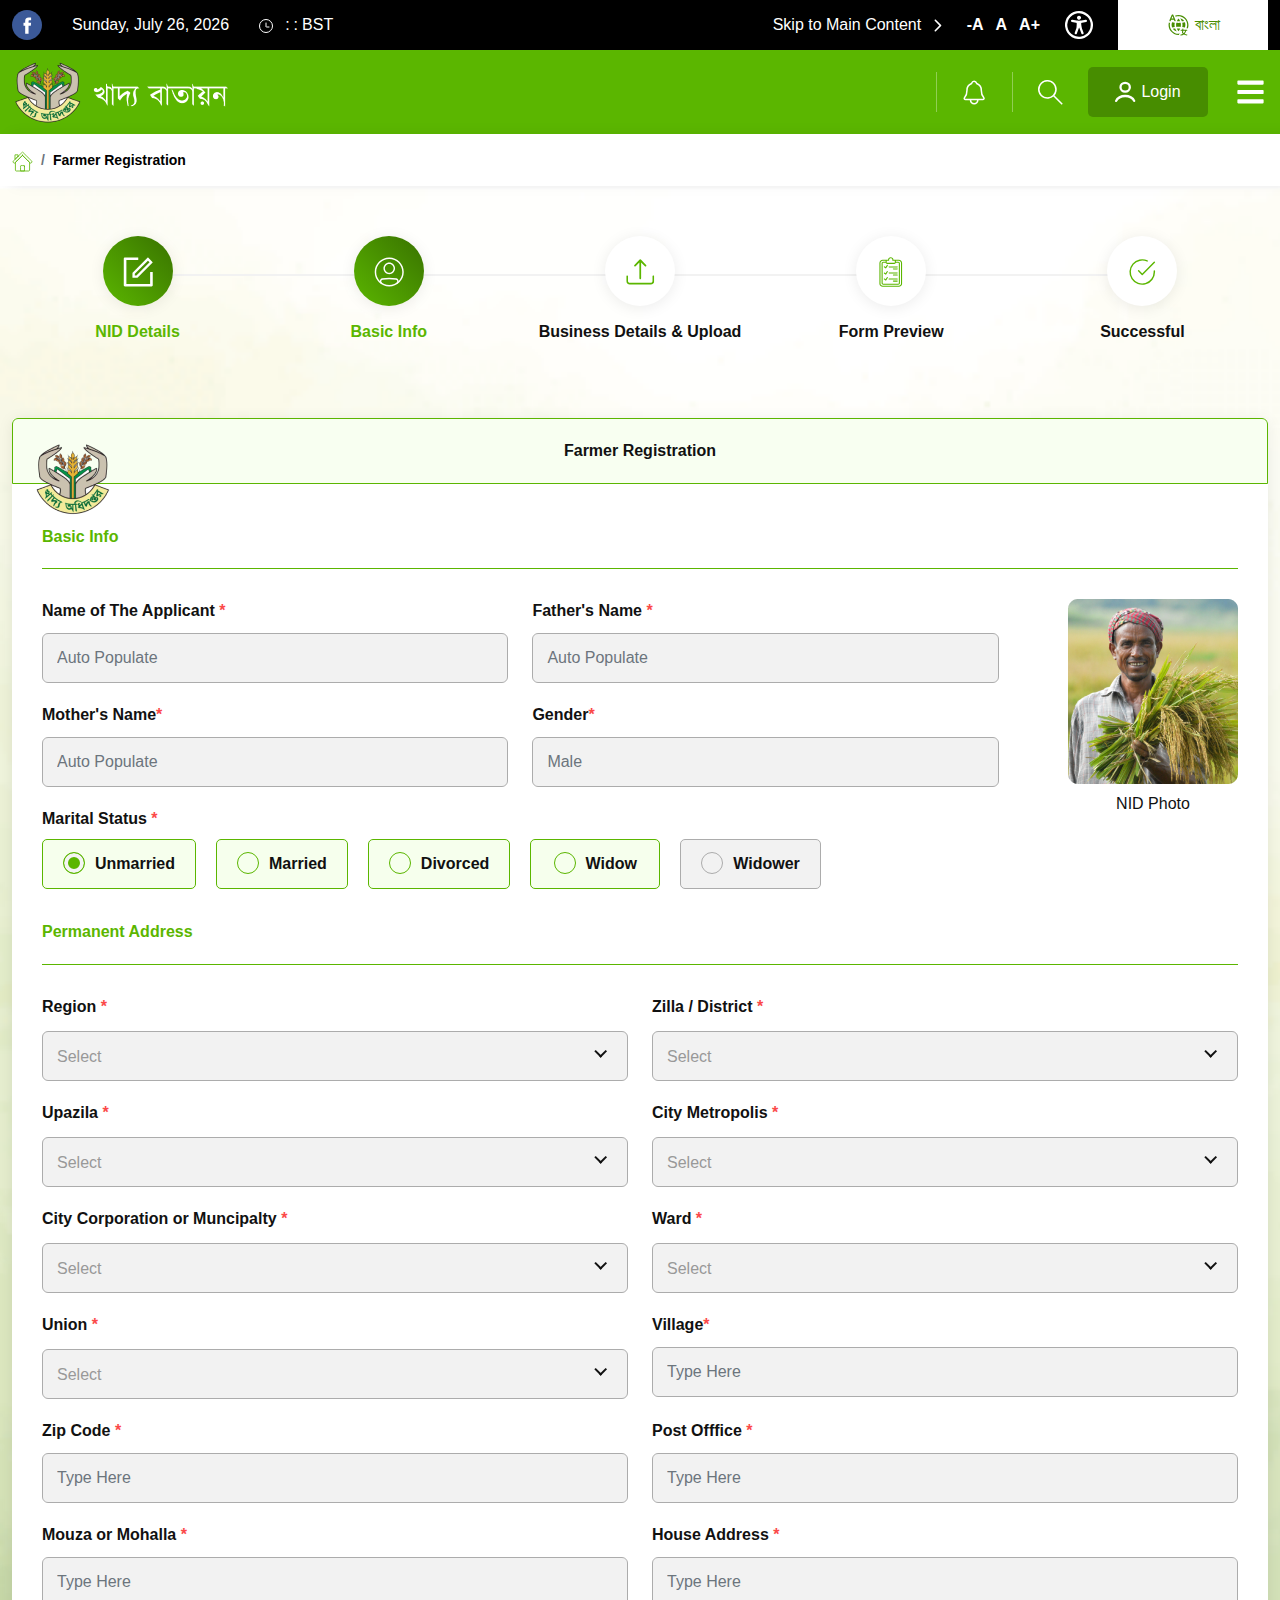
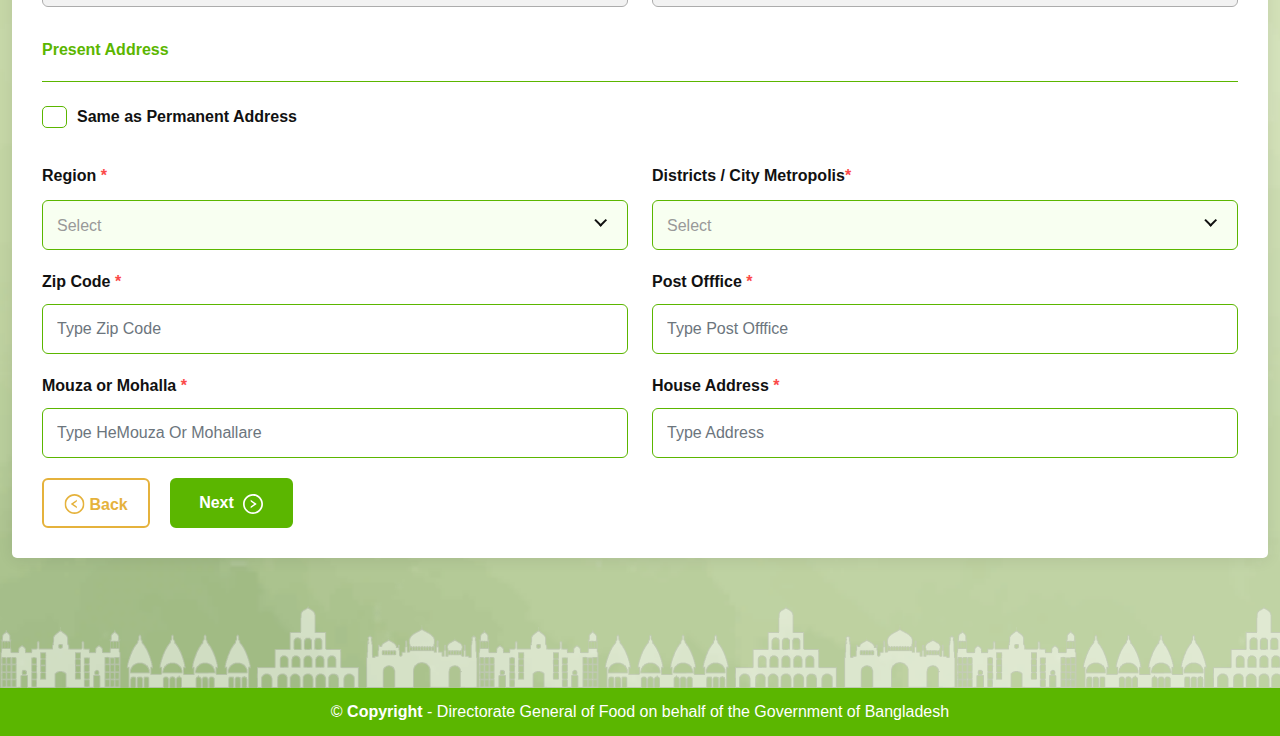
<file: htmls/fgl-02-basic-info.html>
<!DOCTYPE html>
<html lang="en">

<head>
    <meta charset="UTF-8">
    <meta http-equiv="X-UA-Compatible" content="IE=edge">
    <meta name="viewport" content="width=device-width, initial-scale=1.0">
    <title>DG Food</title>
    <link rel="icon" type="image/png" href="images/favicon.png">
    <!-- css-files -->
    <link rel="stylesheet" href="css/bootstrap.min.css">
    <link rel="stylesheet" href="css/fonts.css">
    <link rel="stylesheet" href="css/all.min.css">
    <link rel="stylesheet" href="css/bootstrap-datepicker.min.css">
    <link rel="stylesheet" href="css/select2.min.css">
    <link rel="stylesheet" href="css/uikit.css">
    <link rel="stylesheet" href="css/owl.carousel.min.css">
    <link rel="stylesheet" href="https://cdn.jsdelivr.net/npm/bootstrap-icons@1.5.0/font/bootstrap-icons.css">
    <link rel="stylesheet" href="css/style.css">
</head>

<body id="body" class="no-scroll"></body>
<!-- header-start -->
<div class="simultaneous no-mouse">
    <div class="hbar" style="border: 4px solid red;"></div>
</div>
<div class="top-header-wrap">
    <div class="container custom-container">
        <div class="row align-items-center">
            <div class="col-lg-6 col-md-6 col-sm-6 col-2">
                <div class="top-left-side">
                    <ul class="social-icon">
                        <li>
                            <a href="https://www.facebook.com/groups/directorategeneraloffood">
                                <svg width="30" height="30" viewBox="0 0 30 30" fill="none"
                                    xmlns="http://www.w3.org/2000/svg">
                                    <path
                                        d="M0 15C0 6.71575 6.71575 0 15 0C23.2843 0 30 6.71575 30 15C30 23.2843 23.2843 30 15 30C6.71575 30 0 23.2843 0 15Z"
                                        fill="#3B5998" />
                                    <path
                                        d="M16.5634 23.8197V15.6589H18.8162L19.1148 12.8466H16.5634L16.5673 11.4391C16.5673 10.7056 16.637 10.3126 17.6905 10.3126H19.0988V7.5H16.8458C14.1394 7.5 13.1869 8.86425 13.1869 11.1585V12.8469H11.5V15.6592H13.1869V23.8197H16.5634Z"
                                        fill="white" />
                                </svg>
                            </a>
                        </li>
                       
                    </ul>
                    <div class="timeText d-flex align-items-center">
                       
                        <span id="Date"></span>
                        <ul class="d-flex">
                            <li class="me-2">
                                <svg width="14" height="14" viewBox="0 0 14 14" fill="none"
                                    xmlns="http://www.w3.org/2000/svg">
                                    <circle cx="7" cy="7" r="6.5" stroke="white" />
                                    <path d="M10 8H7.25C7.11193 8 7 7.88807 7 7.75V4" stroke="white"
                                        stroke-linecap="round" />
                                </svg>
                            </li>
                            <li id="hours"></li>
                            <li id="point">:</li>
                            <li id="min"></li>
                            <li id="point1">:</li>
                            <li id="sec"></li>
                            <li> BST</li>
                        </ul>
                    </div>
                </div>
            </div>
            <div class="col-lg-6 col-md-6 col-sm-6 col-10">
                <div class="top-right-side">
                    <ul class="top-content">
                        <li class="skip-text">
                            <a href="#break">Skip to Main Content
                                <svg class="ms-2" width="8" height="13" viewBox="0 0 8 13" fill="none"
                                    xmlns="http://www.w3.org/2000/svg">
                                    <path fill-rule="evenodd" clip-rule="evenodd"
                                        d="M0.741115 12.3563C1.05293 12.6748 1.55566 12.6748 1.86748 12.3563L7.15566 6.95484C7.40384 6.70134 7.40384 6.29184 7.15566 6.03834L1.86748 0.636841C1.55566 0.318341 1.05293 0.318341 0.741116 0.636841C0.429298 0.955341 0.429298 1.46884 0.741116 1.78734L5.34839 6.49984L0.734752 11.2123C0.429298 11.5243 0.429297 12.0443 0.741115 12.3563Z"
                                        fill="white" />
                                </svg>
                            </a>
                        </li>
                        <li>
                            <div class="darkLight-font">
                                <ul class="font-btn d-flex">
                                    <li> <a href="javascript:;" id="btn-decrease">-A</a> </li>
                                    <li> <a href="javascript:;" id="btn-orig">A</a> </li>
                                    <li> <a href="javascript:;" id="btn-increase">A+</a> </li>
                                </ul>
                            </div>
                        </li>
                        <li class="panel-btn">
                            <svg id="Layer_1" data-name="Layer 1" xmlns="http://www.w3.org/2000/svg" viewBox="0 0 122.88 122.88"><title>accessibility</title><path d="M61.44,0A61.46,61.46,0,1,1,18,18,61.21,61.21,0,0,1,61.44,0Zm-.39,74.18L52.1,98.91a4.94,4.94,0,0,1-2.58,2.83A5,5,0,0,1,42.7,95.5l6.24-17.28a26.3,26.3,0,0,0,1.17-4,40.64,40.64,0,0,0,.54-4.18c.24-2.53.41-5.27.54-7.9s.22-5.18.29-7.29c.09-2.63-.62-2.8-2.73-3.3l-.44-.1-18-3.39A5,5,0,0,1,27.08,46a5,5,0,0,1,5.05-7.74l19.34,3.63c.77.07,1.52.16,2.31.25a57.64,57.64,0,0,0,7.18.53A81.13,81.13,0,0,0,69.9,42c.9-.1,1.75-.21,2.6-.29l18.25-3.42A5,5,0,0,1,94.5,39a5,5,0,0,1,1.3,7,5,5,0,0,1-3.21,2.09L75.15,51.37c-.58.13-1.1.22-1.56.29-1.82.31-2.72.47-2.61,3.06.08,1.89.31,4.15.61,6.51.35,2.77.81,5.71,1.29,8.4.31,1.77.6,3.19,1,4.55s.79,2.75,1.39,4.42l6.11,16.9a5,5,0,0,1-6.82,6.24,4.94,4.94,0,0,1-2.58-2.83L63,74.23,62,72.4l-1,1.78Zm.39-53.52a8.83,8.83,0,1,1-6.24,2.59,8.79,8.79,0,0,1,6.24-2.59Zm36.35,4.43a51.42,51.42,0,1,0,15,36.35,51.27,51.27,0,0,0-15-36.35Z"/></svg>
                            <div class="side-panel">
                                <div class="layout-buttons">
                                    <ul>
                                        <li>
                                            <a class="monocrome" href="javascript:;" onclick="toggleDarkLight()"><i class="fas fa-adjust"></i> &nbsp; Monochrome</a>
                                        </li>
                                        <li>
                                            <a class="invert" href="javascript:;"><i class="fa-solid fa-droplet"></i> &nbsp; Invert Colors</a>
                                        </li>
                                        <li>
                                            <a class="link-high" href="javascript:;"> <i class="fas fa-link"></i> &nbsp; Highlight link</a>
                                        </li>
                                        <li>
                                            <a class="heading-high" href="javascript:;"> <i class="fas fa-link"></i> &nbsp; Highlight Heading</a>
                                        </li>
                                        <li>
                                            <a class="reader-guide" href="javascript:;"> <i class="fas fa-book-open"></i> &nbsp; Reading Guide</a>
                                        </li>
                                        <li>
                                            <a class="cursor" href="javascript:;"><i class="fas fa-mouse-pointer"></i> &nbsp; Big Cursor</a>
                                        </li>
                                        <li>
                                            <a class="" href="https://www.nvaccess.org/files/nvda/releases/2020.4/nvda_2020.4.exe"><i class="fa-solid fa-download"></i> &nbsp; Download Screen Reader</a>
                                        </li>
                                        <li>
                                            <a class="reset" href="javascript:;"><i class="fa-solid fa-arrows-rotate"></i> &nbsp; Reset</a>
                                        </li>
                                       
                                    </ul>
                                </div>
                            </div>
                        </li>
                        <li>
                            <a href="fgl-02-basic-info-ben.html" class="language-btn">
                                <svg width="23" height="22" viewBox="0 0 23 22" fill="none"
                                    xmlns="http://www.w3.org/2000/svg">
                                    <path
                                        d="M9.82031 14.4605C10.2628 15.4724 10.8257 16.4273 11.4969 17.3045C12.1696 16.4274 12.7342 15.4725 13.1786 14.4605C12.0626 14.409 10.9363 14.409 9.82031 14.4605Z"
                                        fill="#478D00" />
                                    <path
                                        d="M5.86523 14.852C6.80436 16.1836 8.18288 17.1414 9.75841 17.5571C9.11792 16.6284 8.58965 15.6272 8.18466 14.5742C7.4081 14.6411 6.63152 14.7336 5.86523 14.852Z"
                                        fill="#478D00" />
                                    <path
                                        d="M5.07789 8.37158C4.44018 9.98577 4.44018 11.7821 5.07789 13.3962C5.96761 13.2471 6.86249 13.1288 7.73164 13.0414C7.41791 11.6184 7.41791 10.1442 7.73164 8.7213C6.85734 8.63902 5.96761 8.52075 5.07789 8.37158Z"
                                        fill="#478D00" />
                                    <path
                                        d="M9.30546 12.9228C10.0357 12.8817 10.766 12.8611 11.4963 12.8611C12.2318 12.8611 12.9621 12.8817 13.6923 12.9228C14.0215 11.5816 14.0215 10.1806 13.6923 8.83936C12.2313 8.92678 10.7664 8.92678 9.30546 8.83936C8.97631 10.1806 8.97631 11.5816 9.30546 12.9228Z"
                                        fill="#478D00" />
                                    <path
                                        d="M17.9194 13.3962C18.5502 11.7808 18.5502 9.98707 17.9194 8.37158C17.0296 8.52075 16.1348 8.63902 15.2656 8.7213C15.5793 10.1442 15.5793 11.6184 15.2656 13.0414C16.1348 13.1288 17.0296 13.2471 17.9194 13.3962Z"
                                        fill="#478D00" />
                                    <path
                                        d="M13.2344 4.21094C13.8784 5.13833 14.4085 6.13981 14.8133 7.19381C15.5898 7.12695 16.3664 7.02923 17.1327 6.9161C16.1916 5.58424 14.8114 4.62647 13.2344 4.21094V4.21094Z"
                                        fill="#478D00" />
                                    <path
                                        d="M13.1786 7.30687C12.7354 6.29423 12.1706 5.33923 11.4969 4.46289C10.8247 5.33932 10.2617 6.29434 9.82031 7.30687C10.9363 7.35832 12.0626 7.35832 13.1786 7.30687Z"
                                        fill="#478D00" />
                                    <path
                                        d="M2.75002 7.25504C2.85656 7.32201 2.98133 7.35407 3.10696 7.34674C3.23258 7.33941 3.35279 7.29306 3.45081 7.21416C3.65172 7.04476 3.74074 6.72963 3.82901 6.4928L4.14822 5.63548H6.866L7.1852 6.47452C7.30282 6.78307 7.44611 7.24167 7.81007 7.32869C7.90432 7.35049 8.00217 7.35167 8.09691 7.33214C8.19166 7.31261 8.28107 7.27282 8.35901 7.21552C8.43695 7.15821 8.50158 7.08474 8.54848 7.00013C8.59538 6.91552 8.62344 6.82177 8.63073 6.72531C8.60413 6.47662 8.5347 6.23441 8.42553 6.0094L6.67904 1.69561C6.58221 1.39318 6.45156 1.10265 6.28959 0.829513C6.04037 0.466865 5.55956 0.451396 5.14863 0.600099C4.6539 0.77912 4.50783 1.37871 4.33518 1.81699C4.33401 1.81997 2.62517 6.04589 2.62517 6.04589C2.46125 6.45213 2.28454 6.9753 2.75002 7.25504ZM5.49343 1.97203L6.5012 4.6186H4.50391L5.49343 1.97203Z"
                                        fill="#478D00" />
                                    <path
                                        d="M19.792 16.8349C19.9297 16.8349 20.0618 16.7802 20.1592 16.6828C20.2566 16.5854 20.3113 16.4533 20.3113 16.3156C20.3113 16.1779 20.2566 16.0458 20.1592 15.9484C20.0618 15.851 19.9297 15.7963 19.792 15.7963H16.3232L16.3822 15.1396C16.3944 15.0025 16.3517 14.8661 16.2634 14.7605C16.1751 14.6548 16.0484 14.5886 15.9113 14.5763C15.7742 14.564 15.6378 14.6066 15.5321 14.6949C15.4264 14.7831 15.3601 14.9097 15.3477 15.0468L15.2804 15.7963H14.0961C13.9584 15.7963 13.8263 15.851 13.729 15.9484C13.6316 16.0458 13.5769 16.1779 13.5769 16.3156C13.5769 16.4533 13.6316 16.5854 13.729 16.6828C13.8263 16.7802 13.9584 16.8349 14.0961 16.8349H15.1871L15.0231 18.66C15.011 18.7952 15.0523 18.9299 15.1383 19.035C15.3929 19.3262 15.6764 19.5909 15.9843 19.8251C15.3319 20.2336 14.5901 20.4778 13.8225 20.5368C13.6894 20.5487 13.566 20.6115 13.478 20.7122C13.39 20.8128 13.3442 20.9434 13.3501 21.077C13.356 21.2105 13.4132 21.3366 13.5098 21.4291C13.6063 21.5215 13.7348 21.5732 13.8684 21.5733C13.8839 21.5733 13.8996 21.5726 13.9153 21.5713C15.0045 21.4927 16.0478 21.101 16.9194 20.4432C17.649 20.8495 18.5924 21.3258 19.743 21.4346C19.7598 21.4361 19.7763 21.4368 19.7925 21.4368C19.9259 21.4367 20.0542 21.3852 20.1507 21.293C20.2472 21.2009 20.3045 21.0751 20.3107 20.9418C20.317 20.8085 20.2716 20.6779 20.1842 20.5771C20.0967 20.4764 19.9738 20.4131 19.8409 20.4006C19.0112 20.3221 18.3093 19.9703 17.7325 19.6882C18.4329 18.8621 18.9336 17.8858 19.1957 16.8349H19.792ZM16.8187 19.1455C16.5553 18.9587 16.3076 18.7507 16.0782 18.5236L16.2299 16.8349H18.1234C17.8772 17.6974 17.4301 18.4893 16.8187 19.1455V19.1455Z"
                                        fill="#478D00" />
                                    <path
                                        d="M11.5003 0.918947C10.3642 0.918255 9.23631 1.1128 8.16602 1.49409L8.64652 2.67712C10.2406 2.12123 11.9621 2.04205 13.6004 2.44926C15.2387 2.85647 16.7228 3.73242 17.8711 4.96992C19.0194 6.20743 19.782 7.75281 20.0658 9.41698C20.3495 11.0812 20.1419 12.7919 19.4685 14.34H19.7925C20.1262 14.3403 20.4544 14.4255 20.7462 14.5875C21.2211 13.4099 21.4646 12.1517 21.4633 10.8819C21.4633 5.68835 16.9933 0.918947 11.5003 0.918947Z"
                                        fill="#478D00" />
                                    <path
                                        d="M2.81116 10.9943C2.8102 10.2924 2.89578 9.59307 3.06597 8.91214C2.6282 8.91278 2.20187 8.77237 1.85015 8.51172C1.47229 9.98363 1.43599 11.5225 1.74404 13.0105C2.05209 14.4986 2.69633 15.8966 3.6275 17.0975C4.55867 18.2984 5.75211 19.2706 7.11659 19.9395C8.48106 20.6085 9.98044 20.9566 11.5001 20.9572C11.6348 20.9572 11.7731 20.9536 11.9078 20.9463C11.9487 20.5617 12.1033 20.198 12.3519 19.9016C12.4446 19.7893 12.551 19.6891 12.6686 19.6031C12.2814 19.6574 11.891 19.6842 11.5001 19.6832C9.19632 19.681 6.98755 18.7648 5.35854 17.1358C3.72954 15.5068 2.81339 13.298 2.81116 10.9943V10.9943Z"
                                        fill="#478D00" />
                                </svg>
                                বাংলা
                            </a>
                        </li>
                    </ul>
                </div>
            </div>
        </div>
    </div>
</div>
<!--  -->
<header>
    <nav class="navbar navbar-expand-lg">
        <div class="container custom-container d-block">
            <div class="row align-items-center">
                <div class="col-lg-4 col-4">
                    <div class="logo-wrap">
                        <a href="index.html">
                            <img src="images/logo.png" alt="logo">
                        </a>
                    </div>
                </div>
                <div class="col-lg-8 col-8">
                    <div class="header-right">
                        <ul class="d-flex justify-content-end align-items-center">
                           
                            <li class="header-border notify-drop">
                                <a href="javascript:;" class="d-block test1" uk-tooltip="Notification">
                                    <svg width="25" height="28" viewBox="0 0 25 28" fill="none"
                                        xmlns="http://www.w3.org/2000/svg">
                                        <path
                                            d="M16.1337 21.7874V22.7609C16.1337 23.7936 15.7088 24.784 14.9525 25.5142C14.1962 26.2445 13.1704 26.6547 12.1008 26.6547C11.0311 26.6547 10.0054 26.2445 9.24903 25.5142C8.49271 24.784 8.06781 23.7936 8.06781 22.7609V21.7874M22.9191 19.8058C21.3009 17.8936 20.1584 16.9201 20.1584 11.6482C20.1584 6.82045 17.6051 5.10046 15.5035 4.26511C15.2244 4.15438 14.9616 3.90006 14.8766 3.62323C14.5079 2.41188 13.4745 1.34473 12.1008 1.34473C10.727 1.34473 9.69296 2.41249 9.3281 3.62445C9.24303 3.90432 8.98026 4.15438 8.70111 4.26511C6.59705 5.10168 4.04621 6.81558 4.04621 11.6482C4.04306 16.9201 2.9006 17.8936 1.28238 19.8058C0.611904 20.598 1.1992 21.7874 2.37191 21.7874H21.8359C23.0023 21.7874 23.5858 20.5943 22.9191 19.8058Z"
                                            stroke="" stroke-width="1.7" stroke-linecap="round"
                                            stroke-linejoin="round" />
                                    </svg>
                                </a>
                                <div class="notification-box-wrapper">
                                    <div class="notify-box">
                                        <div class="noti-icon">
                                            <span><svg width="25" height="28" viewBox="0 0 25 28" fill="none"
                                                xmlns="http://www.w3.org/2000/svg">
                                                <path
                                                    d="M16.1337 21.7874V22.7609C16.1337 23.7936 15.7088 24.784 14.9525 25.5142C14.1962 26.2445 13.1704 26.6547 12.1008 26.6547C11.0311 26.6547 10.0054 26.2445 9.24903 25.5142C8.49271 24.784 8.06781 23.7936 8.06781 22.7609V21.7874M22.9191 19.8058C21.3009 17.8936 20.1584 16.9201 20.1584 11.6482C20.1584 6.82045 17.6051 5.10046 15.5035 4.26511C15.2244 4.15438 14.9616 3.90006 14.8766 3.62323C14.5079 2.41188 13.4745 1.34473 12.1008 1.34473C10.727 1.34473 9.69296 2.41249 9.3281 3.62445C9.24303 3.90432 8.98026 4.15438 8.70111 4.26511C6.59705 5.10168 4.04621 6.81558 4.04621 11.6482C4.04306 16.9201 2.9006 17.8936 1.28238 19.8058C0.611904 20.598 1.1992 21.7874 2.37191 21.7874H21.8359C23.0023 21.7874 23.5858 20.5943 22.9191 19.8058Z"
                                                    stroke="" stroke-width="1.7" stroke-linecap="round"
                                                    stroke-linejoin="round" />
                                            </svg></span>
                                        </div>
                                        <div class="noti-text">
                                            <h4>Your Application is Approved</h4>
                                            <p>Relate dummy data</p>
                                            <a href="javascript:;">Just Now</a>
                                        </div>
                                    </div>
                                    <div class="notify-box">
                                        <div class="noti-icon">
                                            <span><svg width="25" height="28" viewBox="0 0 25 28" fill="none"
                                                xmlns="http://www.w3.org/2000/svg">
                                                <path
                                                    d="M16.1337 21.7874V22.7609C16.1337 23.7936 15.7088 24.784 14.9525 25.5142C14.1962 26.2445 13.1704 26.6547 12.1008 26.6547C11.0311 26.6547 10.0054 26.2445 9.24903 25.5142C8.49271 24.784 8.06781 23.7936 8.06781 22.7609V21.7874M22.9191 19.8058C21.3009 17.8936 20.1584 16.9201 20.1584 11.6482C20.1584 6.82045 17.6051 5.10046 15.5035 4.26511C15.2244 4.15438 14.9616 3.90006 14.8766 3.62323C14.5079 2.41188 13.4745 1.34473 12.1008 1.34473C10.727 1.34473 9.69296 2.41249 9.3281 3.62445C9.24303 3.90432 8.98026 4.15438 8.70111 4.26511C6.59705 5.10168 4.04621 6.81558 4.04621 11.6482C4.04306 16.9201 2.9006 17.8936 1.28238 19.8058C0.611904 20.598 1.1992 21.7874 2.37191 21.7874H21.8359C23.0023 21.7874 23.5858 20.5943 22.9191 19.8058Z"
                                                    stroke="" stroke-width="1.7" stroke-linecap="round"
                                                    stroke-linejoin="round" />
                                            </svg></span>
                                        </div>
                                        <div class="noti-text">
                                            <h4>Apply Dealer Registration</h4>
                                            <p>Relate dummy data</p>
                                            <a href="javascript:;">03:25 PM</a>
                                        </div>
                                    </div>
                                    <div class="notify-box">
                                        <div class="noti-icon">
                                            <span><svg width="25" height="28" viewBox="0 0 25 28" fill="none"
                                                xmlns="http://www.w3.org/2000/svg">
                                                <path
                                                    d="M16.1337 21.7874V22.7609C16.1337 23.7936 15.7088 24.784 14.9525 25.5142C14.1962 26.2445 13.1704 26.6547 12.1008 26.6547C11.0311 26.6547 10.0054 26.2445 9.24903 25.5142C8.49271 24.784 8.06781 23.7936 8.06781 22.7609V21.7874M22.9191 19.8058C21.3009 17.8936 20.1584 16.9201 20.1584 11.6482C20.1584 6.82045 17.6051 5.10046 15.5035 4.26511C15.2244 4.15438 14.9616 3.90006 14.8766 3.62323C14.5079 2.41188 13.4745 1.34473 12.1008 1.34473C10.727 1.34473 9.69296 2.41249 9.3281 3.62445C9.24303 3.90432 8.98026 4.15438 8.70111 4.26511C6.59705 5.10168 4.04621 6.81558 4.04621 11.6482C4.04306 16.9201 2.9006 17.8936 1.28238 19.8058C0.611904 20.598 1.1992 21.7874 2.37191 21.7874H21.8359C23.0023 21.7874 23.5858 20.5943 22.9191 19.8058Z"
                                                    stroke="" stroke-width="1.7" stroke-linecap="round"
                                                    stroke-linejoin="round" />
                                            </svg></span>
                                        </div>
                                        <div class="noti-text">
                                            <h4>Apply for milling License</h4>
                                            <p>Relate dummy data</p>
                                            <a href="javascript:;">03:25 PM</a>
                                        </div>
                                    </div>
                                    <div class="notify-box">
                                        <div class="noti-icon">
                                            <span><svg width="25" height="28" viewBox="0 0 25 28" fill="none"
                                                xmlns="http://www.w3.org/2000/svg">
                                                <path
                                                    d="M16.1337 21.7874V22.7609C16.1337 23.7936 15.7088 24.784 14.9525 25.5142C14.1962 26.2445 13.1704 26.6547 12.1008 26.6547C11.0311 26.6547 10.0054 26.2445 9.24903 25.5142C8.49271 24.784 8.06781 23.7936 8.06781 22.7609V21.7874M22.9191 19.8058C21.3009 17.8936 20.1584 16.9201 20.1584 11.6482C20.1584 6.82045 17.6051 5.10046 15.5035 4.26511C15.2244 4.15438 14.9616 3.90006 14.8766 3.62323C14.5079 2.41188 13.4745 1.34473 12.1008 1.34473C10.727 1.34473 9.69296 2.41249 9.3281 3.62445C9.24303 3.90432 8.98026 4.15438 8.70111 4.26511C6.59705 5.10168 4.04621 6.81558 4.04621 11.6482C4.04306 16.9201 2.9006 17.8936 1.28238 19.8058C0.611904 20.598 1.1992 21.7874 2.37191 21.7874H21.8359C23.0023 21.7874 23.5858 20.5943 22.9191 19.8058Z"
                                                    stroke="" stroke-width="1.7" stroke-linecap="round"
                                                    stroke-linejoin="round" />
                                            </svg></span>
                                        </div>
                                        <div class="noti-text">
                                            <h4>Your Application is Approved</h4>
                                            <p>Relate dummy data</p>
                                            <a href="javascript:;">Just Now</a>
                                        </div>
                                    </div>
                                    <div class="view-all-btn">
                                        <a href="notification-web.html">View All</a>
                                    </div>
                                </div>
                            </li>
                            <li class="header-border search-wrap">
                                
                                <div class="search_bar hidden-xs">
                                    <div class="lv_search_bar" id="search_button">
                                       <a href="javascript:;" uk-tooltip="Search">
                                          <span>
                                            <svg xmlns="http://www.w3.org/2000/svg" viewBox="0 0 32 32"><path d="M21.15 19.74a12 12 0 1 0-1.41 1.41l10.55 10.56 1.41-1.41zM12 22a10 10 0 1 1 10-10 10 10 0 0 1-10 10z" data-name="49-Search"/></svg>
                                          </span>
                                       </a>
                                    </div>
                                    <div id="search_open" class="lv_search_box" style="display: none;">
                                       <input type="text" placeholder="Search here">
                                       <a href="search.html" type="button" class="searct-btn"><i class="fa fa-search" aria-hidden="true"></i></a>
                                    </div>
                                 </div>
                            </li>
                            <li class="login-drop">
                                <a href="javascript:;" class="login-btn d-flex justify-content-center align-items-center">
                                    <svg width="21" height="22" viewBox="0 0 21 22" fill="none"
                                        xmlns="http://www.w3.org/2000/svg">
                                        <path
                                            d="M19.1641 19.8735C18.6332 18.4773 17.4634 17.2435 15.8362 16.3635C14.2089 15.4835 12.2152 15.0066 10.1641 15.0066C8.11297 15.0066 6.11918 15.4835 4.49194 16.3635C2.86469 17.2435 1.69493 18.4773 1.16406 19.8735M14.8228 6.25121C14.8228 8.66893 12.737 10.6289 10.1641 10.6289C7.59111 10.6289 5.50532 8.66893 5.50532 6.25121C5.50532 3.83349 7.59111 1.87354 10.1641 1.87354C12.737 1.87354 14.8228 3.83349 14.8228 6.25121Z"
                                            stroke="" stroke-width="2.3" stroke-linecap="round" />
                                    </svg>
                                    
                                    <span>Login</span>
                                </a>
                                <div class="login-dropdown">
                                    <a href="login.html"> <span><svg width="19" height="22" viewBox="0 0 19 22" fill="#5BB600" xmlns="http://www.w3.org/2000/svg">
                                        <path fill-rule="evenodd" clip-rule="evenodd" d="M8.73914 1.04268C6.55081 1.29601 4.59603 2.94552 3.88392 5.1395C2.96356 7.97518 4.14328 11.0235 6.72315 12.4761L6.97625 12.6186L6.70047 12.7112C6.30363 12.8444 5.41378 13.2819 5.01678 13.5389C3.62445 14.4403 2.5823 15.6183 1.85713 17.1104C1.39302 18.0654 1.07075 19.2489 1.015 20.2031C0.985943 20.7002 0.987383 20.7083 1.12779 20.8521C1.42089 21.1523 1.88269 20.9707 1.94364 20.5313C1.95855 20.4238 1.98555 20.1928 2.0036 20.0181C2.02171 19.8433 2.07016 19.5455 2.11135 19.3562C2.654 16.8614 4.30765 14.8202 6.57658 13.8446C10.2975 12.2445 14.5775 13.9339 16.3016 17.6832C16.701 18.5518 16.9168 19.3593 17.0214 20.3761C17.0623 20.7737 17.2313 20.9977 17.4904 20.9977C17.7234 20.9977 17.849 20.9246 17.9454 20.7328C18.0112 20.6016 18.0152 20.4991 17.9699 20.0884C17.6426 17.1132 15.9457 14.5662 13.3936 13.2192C13.0683 13.0475 12.6228 12.8418 12.4036 12.7622L12.0051 12.6173L12.397 12.3874C15.7465 10.4221 16.4237 5.77198 13.7798 2.89209C12.4862 1.4831 10.675 0.81858 8.73914 1.04268ZM10.3464 2.06739C11.4388 2.28074 12.2931 2.75584 13.0445 3.56789C13.6568 4.22949 14.0507 4.93748 14.2807 5.78951C14.3734 6.13323 14.3906 6.33827 14.3899 7.09736C14.3892 7.92535 14.3779 8.03555 14.2488 8.47088C13.6411 10.521 11.9571 11.962 9.95774 12.1426C7.47127 12.3672 5.2943 10.7584 4.67132 8.23587C4.54048 7.70596 4.53796 6.4723 4.66664 5.93963C5.22575 3.62577 7.18166 2.00803 9.44066 1.99103C9.71329 1.98902 10.1209 2.02333 10.3464 2.06739Z" stroke-width="0.3"></path>
                                    </svg></span> Customer Login</a>
                                    <a href="javascript:;"> <span><svg width="21" height="21" viewBox="0 0 52 51" fill="none" xmlns="http://www.w3.org/2000/svg">
                                        <g clip-path="url(#clip0_2_11)">
                                        <path d="M51.4 41.9154V49.1771H49.3243V41.9154C49.3243 39.5841 48.0434 37.4583 45.9815 36.3692L37.7606 32.0277L27.2694 50.314H25.0202L14.529 32.0277L6.30806 36.3696C4.24622 37.4587 2.96531 39.5845 2.96531 41.9158V49.1775H0.889648V41.9158C0.889648 38.813 2.59437 35.9844 5.3385 34.5346L15.3317 29.2563L26.1448 48.103L36.958 29.2559L46.9511 34.5342C49.6952 35.9844 51.4 38.8126 51.4 41.9154ZM25.6326 35.5093H27.1376C27.5982 35.5093 27.9845 35.1372 27.9932 34.6739L31.1378 36.282C31.7072 36.5396 32.3513 36.1245 32.3513 35.5006V31.5861C32.3513 30.9622 31.7072 30.5475 31.1378 30.8048L27.9557 32.4329C27.8499 32.0837 27.5208 31.8264 27.1373 31.8264H25.6322C25.2372 31.8264 24.8998 32.0983 24.8023 32.4673L21.5543 30.8048C20.9849 30.5471 20.3381 30.9622 20.3381 31.5861V35.5006C20.3381 36.1245 20.9849 36.5392 21.5543 36.282L24.7735 34.6337V34.6506C24.7743 35.1257 25.1634 35.5093 25.6326 35.5093ZM15.3048 15.126C15.0081 14.306 14.7851 13.1632 14.7851 11.571C14.7851 9.31617 16.1627 5.82385 19.1862 3.4842C21.1897 1.93377 24.6216 0.356506 29.5992 1.64768C36.8696 3.53313 37.5795 11.024 36.8652 15.4496L36.958 15.4129C37.2362 16.113 37.259 16.843 37.259 17.592C37.259 20.1195 35.8874 22.4342 34.5346 23.8406C33.2908 28.0417 29.9307 30.9192 26.0974 31.0317C22.1999 30.9188 18.8358 28.0417 17.5928 23.8406C16.24 22.435 14.868 20.1195 14.868 17.592C14.868 16.843 14.8909 16.113 15.1691 15.4129C15.2081 15.3127 15.2555 15.2188 15.3048 15.126ZM35.183 17.592C35.183 17.4464 35.181 17.3169 35.1779 17.193H33.6558L33.7135 16.1007C33.7809 14.8178 33.101 12.621 32.6085 11.2648C31.4271 11.2801 29.4102 10.6472 26.1491 7.95397C24.0009 7.2046 22.28 7.28155 21.0302 8.18047C18.6152 9.91992 18.2009 14.5065 18.2455 16.1268L18.2928 17.8579L16.9488 17.1859C16.9456 17.3114 16.9436 17.4436 16.9436 17.592C16.9436 19.6017 18.1823 21.5227 19.2426 22.5566L19.4459 22.7547L19.5201 23.0281C20.4561 26.4861 23.0996 28.8688 26.0978 28.9564C29.0306 28.8684 31.6709 26.4861 32.6078 23.0281L32.6819 22.7547L32.8852 22.5566C33.9447 21.5223 35.183 19.6013 35.183 17.592ZM36.3167 47.0367H45.7598V44.5566H36.3167V47.0367V47.0367Z" fill="#5BB600"></path>
                                        </g>
                                        <defs>
                                        <clipPath id="clip0_2_11">
                                        <rect width="50.5103" height="50.5103" fill="" transform="translate(0.889648 0.487305)"></rect>
                                        </clipPath>
                                        </defs>
                                        </svg></span> Officer's Login</a>
                                </div>
                            </li>
                            <li class="main-menu">
                                <a href="javascript:;" class="d-block" uk-tooltip="Menu">
                                    <div id="nav-icon2">
                                        <svg xmlns="http://www.w3.org/2000/svg" viewBox="0 0 448 512"><path d="M16 132h416c8.837 0 16-7.163 16-16V76c0-8.837-7.163-16-16-16H16C7.163 60 0 67.163 0 76v40c0 8.837 7.163 16 16 16zm0 160h416c8.837 0 16-7.163 16-16v-40c0-8.837-7.163-16-16-16H16c-8.837 0-16 7.163-16 16v40c0 8.837 7.163 16 16 16zm0 160h416c8.837 0 16-7.163 16-16v-40c0-8.837-7.163-16-16-16H16c-8.837 0-16 7.163-16 16v40c0 8.837 7.163 16 16 16z" fill="#ffffff" /></svg>
                                    </div>
                                </a>
                                <div class="menu-dropdown">
                                    <div class="layout-buttons menu-box">
                                        <ul>
                                            <li>
                                                <a href="fgl-landing.html"> <span><svg width="52" height="37" viewBox="0 0 52 37" fill="none" xmlns="http://www.w3.org/2000/svg">
                                                    <path d="M48.6761 36.9001H3.61239C2.7587 36.9001 1.93998 36.5609 1.33633 35.9573C0.732681 35.3536 0.393555 34.5349 0.393555 33.6812L0.393555 3.63876C0.393555 2.78507 0.732681 1.96635 1.33633 1.3627C1.93998 0.759048 2.7587 0.419922 3.61239 0.419922L48.6761 0.419922C49.5298 0.419922 50.3485 0.759048 50.9522 1.3627C51.5558 1.96635 51.8949 2.78507 51.8949 3.63876V33.6812C51.8949 34.5349 51.5558 35.3536 50.9522 35.9573C50.3485 36.5609 49.5298 36.9001 48.6761 36.9001ZM3.61239 2.56581C3.32783 2.56581 3.05492 2.67885 2.8537 2.88007C2.65249 3.08129 2.53945 3.3542 2.53945 3.63876V33.6812C2.53945 33.9658 2.65249 34.2387 2.8537 34.4399C3.05492 34.6411 3.32783 34.7542 3.61239 34.7542H48.6761C48.9607 34.7542 49.2336 34.6411 49.4348 34.4399C49.636 34.2387 49.749 33.9658 49.749 33.6812V3.63876C49.749 3.3542 49.636 3.08129 49.4348 2.88007C49.2336 2.67885 48.9607 2.56581 48.6761 2.56581H3.61239Z" fill=""/>
                                                    <path d="M50.8219 6.85791H17.5605V9.0038H50.8219V6.85791Z" fill=""/>
                                                    <path d="M15.4146 6.85791H1.46631V9.0038H15.4146V6.85791Z" fill=""/>
                                                    <path d="M47.603 14.3682H1.46631V16.5141H47.603V14.3682Z" fill=""/>
                                                    <path d="M17.5605 20.8057H6.83105V22.9516H17.5605V20.8057Z" fill=""/>
                                                    <path d="M21.8524 20.8057H19.7065V22.9516H21.8524V20.8057Z" fill=""/>
                                                    <path d="M26.1439 20.8057H23.998V22.9516H26.1439V20.8057Z" fill=""/>
                                                    <path d="M30.4359 20.8057H28.29V22.9516H30.4359V20.8057Z" fill=""/>
                                                    <path d="M15.4146 25.0977H6.83105V27.2435H15.4146V25.0977Z" fill=""/>
                                                    <path d="M22.9252 29.3892H6.83105V31.5351H22.9252V29.3892Z" fill=""/>
                                                    <path d="M26.1441 25.0977H17.5605V27.2435H26.1441V25.0977Z" fill=""/>
                                                    </svg>
                                                    </span> Food Grain License</a>
                                            </li>
                                            <li>
                                                <a href="javascript:;"> <span><svg width="59" height="55" viewBox="0 0 59 55" fill="none" xmlns="http://www.w3.org/2000/svg">
                                                    <path d="M58.0951 54.0594C57.7424 54.6799 57.1957 54.8469 56.4932 54.8469C39.3992 54.8344 22.3052 54.8371 5.21116 54.8371C4.14181 54.8371 3.58377 54.4476 3.5951 53.7115C3.60643 52.9921 4.15173 52.6165 5.18425 52.6151C5.53834 52.6151 5.89101 52.6151 6.2706 52.6151C6.2706 48.978 6.2706 45.3937 6.2706 41.7274C5.69839 41.7274 5.12335 41.7274 4.54689 41.7274C1.82465 41.7246 0.193012 40.1175 0.193012 37.4349C0.193012 32.6582 0.193012 27.8815 0.193012 23.1049C0.193012 23.0117 0.191596 22.9198 0.193012 22.8266C0.210009 22.0196 0.656161 21.5062 1.3346 21.5145C2.01161 21.5229 2.4521 22.0335 2.4521 22.8489C2.45635 27.6255 2.50309 32.4036 2.43086 37.1789C2.40111 39.1658 3.49879 39.746 5.32447 39.433C5.32447 39.2062 5.32447 38.9696 5.32447 38.7331C5.32447 33.5125 5.32306 28.2906 5.3273 23.0701C5.3273 22.8127 5.33863 22.5497 5.38538 22.2979C5.48452 21.7761 5.942 21.4088 6.45756 21.4074C6.99152 21.406 7.46459 21.8025 7.54815 22.3466C7.58356 22.5831 7.58639 22.8266 7.58639 23.0659C7.58781 28.3059 7.58781 33.5445 7.58781 38.7846C7.58781 39.003 7.58781 39.2215 7.58781 39.4733C8.5566 39.4733 9.47015 39.4733 10.4616 39.4733C10.4616 39.2521 10.4616 39.0364 10.4616 38.8221C10.4616 33.564 10.4616 28.3059 10.4616 23.0478C10.4616 21.9375 10.8426 21.3921 11.6046 21.4101C12.3482 21.4282 12.7235 21.9723 12.7235 23.0339C12.7235 28.2739 12.7235 33.5126 12.7235 38.7526C12.7235 38.9738 12.7235 39.1964 12.7235 39.5262C13.2816 39.4914 13.8297 39.5276 14.3438 39.4121C15.1738 39.2242 15.5718 38.5786 15.5718 37.5894C15.5732 32.757 15.5732 27.9247 15.5732 23.0923C15.5732 22.0474 15.9769 21.4964 16.729 21.5159C17.4612 21.534 17.8351 22.0641 17.8351 23.0854C17.8351 27.8621 17.8366 32.6387 17.8351 37.4154C17.8351 40.1314 16.2092 41.726 13.4459 41.7274C12.9006 41.7274 12.3567 41.7274 11.7703 41.7274C11.7703 45.352 11.7703 48.9501 11.7703 52.5817C14.1512 52.5817 16.5321 52.5817 18.9668 52.5817C18.9668 52.3618 18.9668 52.1629 18.9668 51.9639C18.9668 49.0573 18.9654 46.1506 18.9668 43.244C18.9682 40.7617 20.4143 38.8472 22.8462 38.1292C25.7101 37.2832 28.5796 36.4526 31.4477 35.6177C32.3755 35.3478 32.4066 35.3102 32.4123 34.3446C32.4165 33.7894 32.3896 33.2329 32.4222 32.6791C32.442 32.3285 32.3004 32.1531 32.0015 31.9917C31.0767 31.4964 30.1659 30.9718 29.251 30.457C27.0216 29.202 26.0019 27.2373 25.8914 24.7857C25.8645 24.1916 25.7937 23.8423 25.1563 23.532C23.0856 22.526 22.4241 20.0257 23.6068 18.0666C23.6635 17.9734 23.7187 17.8788 23.8292 17.6937C23.3405 17.8496 22.934 17.9762 22.5304 18.107C21.9992 18.2781 21.5205 18.2252 21.1508 17.7772C20.8024 17.3542 20.8109 16.8923 21.2047 16.3455C22.8108 14.1067 24.4354 11.8804 26.0316 9.63612C26.2001 9.39958 26.3035 9.06843 26.3078 8.77763C26.3347 7.22343 26.3177 5.66785 26.322 4.11226C26.3248 3.33168 26.5599 2.99218 27.3007 2.74312C30.6277 1.62861 34.0199 0.809076 37.5494 0.660196C41.0336 0.514099 44.4088 1.14301 47.7302 2.11143C48.3605 2.29509 48.9893 2.48989 49.6125 2.69721C50.5671 3.01584 50.7456 3.27742 50.7456 4.28479C50.747 5.78472 50.7314 7.28465 50.7584 8.78319C50.764 9.0726 50.8745 9.40097 51.043 9.6389C52.5798 11.79 54.1392 13.9244 55.6929 16.063C55.7808 16.184 55.8686 16.3037 55.9507 16.4275C56.2496 16.877 56.2722 17.3333 55.9451 17.7716C55.625 18.2002 55.1661 18.2725 54.6774 18.1404C54.2298 18.0193 53.7922 17.8579 53.2313 17.6756C53.7653 18.5174 54.0825 19.3077 54.0358 20.1996C53.9537 21.8067 53.1732 22.981 51.696 23.6489C51.2668 23.8437 51.1833 24.0566 51.179 24.4671C51.1564 27.1594 50.0459 29.2465 47.5942 30.5711C46.7869 31.008 46.0022 31.4894 45.1878 31.9124C44.8097 32.1086 44.6284 32.3285 44.6624 32.7709C44.7077 33.3414 44.6723 33.9174 44.6737 34.4921C44.6751 35.2643 44.7459 35.3645 45.5023 35.5843C48.3704 36.4192 51.2399 37.2499 54.1066 38.0861C55.8332 38.5898 57.0881 39.6222 57.7651 41.2835C57.8968 41.6077 57.9846 41.9486 58.0923 42.2812C58.0951 46.2077 58.0951 50.1328 58.0951 54.0594ZM38.555 15.5983C35.2323 15.5941 31.9364 15.8738 28.6674 16.479C28.2539 16.5556 28.1561 16.717 28.1391 17.0885C28.0981 17.9859 27.7978 18.2851 26.8757 18.4033C26.2766 18.4799 25.8092 18.7526 25.5104 19.273C24.8943 20.3457 25.5543 21.5785 26.8588 21.7997C27.8884 21.9737 28.1306 22.2519 28.1349 23.2677C28.1363 23.7491 28.1066 24.2319 28.1406 24.7105C28.2595 26.3733 28.8955 27.7299 30.4563 28.5828C32.6432 29.7794 34.8102 31.0108 36.9786 32.2394C38.0196 32.8294 39.0394 32.8335 40.0804 32.2436C42.3126 30.9774 44.5505 29.7182 46.7926 28.4659C47.5786 28.0263 48.0984 27.3751 48.4823 26.5889C48.9822 25.5635 48.9327 24.4698 48.9284 23.379C48.9242 22.2325 49.1267 21.9973 50.2612 21.79C51.2031 21.6175 51.788 20.951 51.7739 20.0674C51.7597 19.1936 51.1323 18.5341 50.1918 18.4061C49.2514 18.2781 48.9398 17.9539 48.9327 17.0342C48.9298 16.7086 48.8703 16.5583 48.4936 16.4902C45.2091 15.8891 41.8962 15.5899 38.555 15.5983ZM50.4878 52.5914C50.5006 52.4871 50.5162 52.4161 50.5162 52.3451C50.5176 48.1431 50.5133 43.9411 50.5275 39.7405C50.5289 39.394 50.3632 39.3133 50.0828 39.2326C48.1877 38.6886 46.2912 38.1431 44.4074 37.5657C44.0873 37.4669 43.9074 37.5003 43.678 37.7285C42.3395 39.0587 40.9883 40.3735 39.6385 41.6912C38.8199 42.4913 38.2973 42.494 37.48 41.6995C36.1132 40.3722 34.7549 39.0364 33.3782 37.7188C33.2479 37.5949 32.9817 37.4836 32.8259 37.5267C30.9095 38.0666 29.006 38.6454 27.091 39.1895C26.693 39.3022 26.5273 39.4552 26.5302 39.9005C26.5514 43.9536 26.5429 48.0082 26.5429 52.0613C26.5429 52.238 26.5429 52.4147 26.5429 52.5706C27.0301 52.5706 27.4338 52.5706 27.8714 52.5706C27.8714 52.3257 27.8714 52.1239 27.8714 51.9222C27.8714 49.7015 27.87 47.4794 27.8729 45.2587C27.8729 45.0375 27.8714 44.8121 27.9083 44.5951C27.9918 44.0928 28.4097 43.7421 28.9238 43.7157C29.4733 43.6865 29.9308 43.9967 30.0541 44.5171C30.1135 44.7662 30.1291 45.0292 30.1305 45.2866C30.1362 47.5267 30.1334 49.7655 30.1334 52.0056C30.1334 52.1991 30.1334 52.3925 30.1334 52.5831C35.7747 52.5831 41.3254 52.5831 46.9243 52.5831C46.9243 52.3521 46.9243 52.1517 46.9243 51.9528C46.9243 49.7321 46.9214 47.51 46.9271 45.2894C46.9271 45.0319 46.9455 44.769 47.0036 44.5213C47.1226 44.0162 47.5517 43.7073 48.0744 43.7115C48.7542 43.7171 49.1791 44.1818 49.1819 44.9791C49.1919 47.3111 49.1862 49.6431 49.1862 51.9764C49.1862 52.174 49.1862 52.3716 49.1862 52.5928C49.6479 52.5914 50.0388 52.5914 50.4878 52.5914ZM24.9396 15.0069C34.0468 12.8322 43.0406 12.8308 52.1436 15.0028C51.0629 13.5181 50.0643 12.1323 49.046 10.7618C48.9511 10.6338 48.74 10.5489 48.5701 10.5183C47.4979 10.3235 46.4271 10.0953 45.3436 9.9784C40.249 9.42741 35.1614 9.40932 30.0767 10.1635C28.7949 10.3527 27.8035 10.7409 27.1307 11.9264C26.533 12.9797 25.7257 13.9188 24.9396 15.0069ZM28.6122 8.14732C35.2422 7.04255 41.8452 7.12325 48.4639 8.17515C48.4639 6.9702 48.4639 5.82647 48.4639 4.71195C41.8268 2.27422 35.2153 2.27979 28.6122 4.70917C28.6122 5.86264 28.6122 7.00359 28.6122 8.14732ZM24.2626 40.0772C22.5984 40.2942 21.1268 41.3907 21.2047 43.5905C21.3038 46.383 21.2287 49.1797 21.2287 51.975C21.2287 52.1726 21.2287 52.3702 21.2287 52.5761C22.2768 52.5761 23.2626 52.5761 24.264 52.5761C24.2626 48.395 24.2626 44.2514 24.2626 40.0772ZM52.8078 52.5831C53.8418 52.5831 54.8134 52.5831 55.8332 52.5831C55.8332 52.3535 55.8332 52.1531 55.8332 51.9542C55.8332 49.1213 55.7694 46.287 55.8558 43.4569C55.9125 41.5882 54.6264 40.3026 52.8078 40.0855C52.8078 44.2444 52.8078 48.3991 52.8078 52.5831ZM42.4089 33.4764C41.1484 34.2458 39.9615 34.9234 38.5267 34.9248C37.099 34.9248 35.9192 34.2305 34.6756 33.4972C34.6756 34.2889 34.6685 34.954 34.6813 35.6177C34.6841 35.7346 34.7337 35.8807 34.8144 35.9628C36.0297 37.197 37.2534 38.4242 38.5437 39.7196C39.8354 38.4256 41.0351 37.2262 42.2276 36.0212C42.3126 35.935 42.399 35.8042 42.4019 35.6915C42.4174 34.9944 42.4089 34.2973 42.4089 33.4764ZM9.42907 52.59C9.42907 48.9473 9.42907 45.3506 9.42907 41.751C9.13305 41.751 8.87669 41.751 8.59201 41.751C8.59201 45.3728 8.59201 48.9696 8.59201 52.59C8.87669 52.59 9.13447 52.59 9.42907 52.59Z" fill=""/>
                                                    </svg>
                                                    
                                                    </span> Farmer Portal</a>
                                            </li>
                                            <li>
                                                <a href="javascript:;"> <span><svg width="52" height="51" viewBox="0 0 52 51" fill="none" xmlns="http://www.w3.org/2000/svg">
                                                    <g clip-path="url(#clip0_2_28)">
                                                    <path d="M0.889648 14.9081C0.955796 14.7633 1.02039 14.6178 1.08809 14.473C1.49821 13.5909 2.18381 13.1044 3.1589 13.039C3.32232 13.0281 3.4873 13.0335 3.65151 13.0335C14.695 13.0335 25.7394 13.0335 36.7829 13.0335C37.5946 13.0335 37.9642 13.278 37.9681 13.8167C37.972 14.3539 37.5922 14.6115 36.793 14.6115C25.7495 14.6115 14.7052 14.6115 3.66162 14.6115C2.8484 14.6115 2.47953 14.8529 2.47174 15.3893C2.46396 15.9287 2.84373 16.1895 3.64061 16.1895C5.4157 16.1895 7.19079 16.1895 8.9651 16.1895C9.06394 16.1895 9.16199 16.1895 9.26082 16.1895C9.97911 16.1911 10.3456 16.4519 10.3534 16.9673C10.3612 17.4842 9.98533 17.7676 9.28339 17.7676C7.41025 17.7683 5.53632 17.7676 3.66318 17.7683C2.84917 17.7683 2.4803 18.0097 2.47252 18.546C2.46396 19.0855 2.8445 19.3471 3.64061 19.3471C9.40868 19.3471 15.1775 19.3471 20.9456 19.3471C21.0935 19.3471 21.2421 19.3401 21.3892 19.3502C21.8608 19.3814 22.1806 19.6935 22.1884 20.1225C22.197 20.5694 21.8654 20.8948 21.3674 20.9236C21.2203 20.9321 21.0717 20.9259 20.9238 20.9259C15.2211 20.9259 9.51841 20.9259 3.81571 20.9259C2.08108 20.9259 1.54179 20.5623 0.890427 18.9524C0.890427 18.6566 0.890427 18.3608 0.890427 18.0642C1.07564 17.6936 1.26085 17.3223 1.43284 16.9789C1.24762 16.6099 1.06864 16.2526 0.889648 15.8945C0.889648 15.566 0.889648 15.2367 0.889648 14.9081Z" fill=""/>
                                                    <path d="M0.889648 45.8876C1.35969 45.2002 1.83673 44.5174 2.29276 43.8207C2.36357 43.7125 2.37758 43.5365 2.35501 43.4026C1.80949 40.147 1.81027 36.8562 1.68186 33.5726C1.54723 30.13 2.07875 26.756 2.61493 23.3797C2.71532 22.7484 3.06007 22.444 3.53477 22.5156C4.03283 22.5903 4.25072 22.992 4.16279 23.6491C3.8803 25.765 3.52777 27.8763 3.34567 30.0008C3.21104 31.5679 3.26551 33.1545 3.29742 34.731C3.35656 37.7064 3.50287 40.6763 3.97446 43.6229C4.02038 43.9094 3.88419 44.2667 3.73166 44.5338C3.43905 45.0452 3.06785 45.5116 2.74178 46.0044C2.40793 46.5096 2.55735 46.9308 3.14022 47.123C3.29197 47.1729 3.47796 47.2157 3.62271 47.1744C4.81959 46.8335 5.96511 47.2305 7.12309 47.4033C10.8733 47.9623 14.611 48.6139 18.3721 49.0903C21.8903 49.5356 25.4335 49.4399 28.9456 48.9743C32.4109 48.515 35.8584 47.9272 39.3136 47.394C39.828 47.3146 40.2397 47.5637 40.3261 48.0183C40.4078 48.4465 40.1323 48.8591 39.642 48.9385C36.3206 49.4741 33.0047 50.0595 29.6701 50.5017C26.5222 50.919 23.3487 50.9782 20.1728 50.831C16.8359 50.6761 13.5277 50.276 10.2429 49.6882C8.48184 49.3737 6.73165 49.0031 4.97368 48.6684C4.77135 48.6294 4.54567 48.6217 4.34644 48.6684C2.76124 49.0366 1.56669 48.4099 0.977586 46.8848C0.961243 46.8436 0.919999 46.8117 0.891205 46.7751C0.889648 46.4792 0.889648 46.1834 0.889648 45.8876Z" fill=""/>
                                                    <path d="M23.7705 0.404785C25.6094 0.780798 27.2787 1.54995 28.8429 2.57523C31.7495 4.47943 34.2561 6.84216 36.6444 9.34268C36.8257 9.53264 37.0039 9.72648 37.1837 9.91877C37.6576 10.4263 37.7105 10.9028 37.3308 11.2461C36.9471 11.5941 36.5121 11.5038 36.0164 10.9822C35.4615 10.3991 34.9113 9.80978 34.3417 9.24148C32.1736 7.07726 29.9347 4.98856 27.253 3.47128C26.2366 2.89597 25.1246 2.43276 24.0009 2.11747C22.3822 1.66361 20.8935 2.29264 19.4764 3.02987C16.8841 4.37822 14.6989 6.27074 12.6087 8.27693C11.6725 9.17531 10.8009 10.1414 9.86783 11.0429C9.65616 11.2477 9.30752 11.4119 9.02425 11.408C8.81881 11.4049 8.48184 11.1161 8.44916 10.9145C8.40402 10.6389 8.50597 10.2473 8.69352 10.0402C10.5332 7.999 12.5028 6.08858 14.6491 4.36888C16.1775 3.14509 17.7666 1.99914 19.5853 1.24167C20.4242 0.891344 21.3215 0.678815 22.1923 0.404785C22.7184 0.404785 23.2444 0.404785 23.7705 0.404785Z" fill=""/>
                                                    <path d="M32.1791 21.7139C32.5978 21.4328 33.0056 21.1596 33.4437 20.8653C32.9277 19.8759 32.4157 18.8887 31.8974 17.9039C31.7223 17.5707 31.6842 17.2477 31.9324 16.937C32.3083 16.4668 32.9783 16.5758 33.2974 17.1753C33.8982 18.3064 34.4935 19.4407 35.0717 20.5827C35.548 21.5239 35.9978 22.4784 36.4834 23.4756C36.7254 23.2903 37.0195 23.0031 37.3682 22.8155C37.667 22.6543 38.0219 22.585 38.3612 22.5181C38.5293 22.4846 38.7168 22.5492 38.9059 22.571C38.9262 22.5274 38.969 22.4815 38.9612 22.4449C38.4795 20.1141 38.881 17.7584 38.7705 15.4166C38.7487 14.9464 39.1044 14.6241 39.5332 14.6156C39.9806 14.6062 40.3269 14.9363 40.3332 15.4345C40.3472 16.568 40.3378 17.7015 40.3378 18.8677C40.8631 18.9253 41.3619 18.9806 41.9005 19.0398C41.9946 17.6143 42.5433 16.3734 43.3829 15.243C43.4771 15.1161 43.4888 14.9059 43.4903 14.7339C43.4997 13.6985 43.4919 12.6623 43.4966 11.6261C43.4989 11.036 43.7861 10.6842 44.2608 10.6694C44.7526 10.6546 45.0693 11.0213 45.0716 11.6293C45.0763 12.6654 45.0646 13.7008 45.0802 14.737C45.0833 14.9347 45.1355 15.166 45.2475 15.3232C46.0343 16.4287 46.572 17.6244 46.6623 19.0351C47.1759 18.9814 47.6716 18.9292 48.2288 18.8708C48.2288 17.9631 48.2288 17.0663 48.2288 16.1687C48.2288 15.9382 48.2226 15.7078 48.2304 15.4781C48.2491 14.948 48.5775 14.6031 49.0405 14.6171C49.4849 14.6304 49.7993 14.9643 49.8031 15.4758C49.8125 16.758 49.8179 18.0409 49.8024 19.3231C49.7891 20.3974 49.7424 21.4718 49.7098 22.5671C49.8747 22.5547 50.1315 22.5243 50.3891 22.5165C51.0786 22.4955 51.4459 22.8147 51.3635 23.4904C51.2452 24.4627 51.0397 25.4242 50.8568 26.4728C51.516 26.7212 51.4374 27.3603 51.3206 27.9901C51.1751 28.7787 50.9961 29.5603 50.8172 30.412C51.4942 30.6611 51.4389 31.2816 51.3261 31.8989C51.1798 32.7031 50.9977 33.5003 50.8187 34.3636C51.4444 34.5793 51.435 35.1437 51.3471 35.7206C51.2638 36.2717 51.1829 36.8276 51.0366 37.364C50.2506 40.2436 48.2413 41.6916 45.3923 42.14C45.3113 42.1525 45.2312 42.1657 45.0934 42.1867C45.0857 42.3565 45.0709 42.5301 45.0709 42.7037C45.0716 44.973 45.0748 47.2415 45.0763 49.5108C45.0763 49.7241 45.0794 49.939 45.0654 50.1515C45.0397 50.5423 44.8257 50.8047 44.4522 50.8911C44.0755 50.9783 43.7767 50.8304 43.5915 50.4808C43.0997 49.5521 42.6047 48.6249 42.1168 47.6946C41.4312 46.3875 40.7503 45.0773 40.0756 43.7842C39.3775 43.9376 38.7145 44.1151 38.0413 44.2248C35.9915 44.5604 34.2359 43.9282 32.7892 42.4779C32.2491 41.9361 31.8149 41.286 31.348 40.6733C31.0359 40.2639 30.9947 39.8333 31.3137 39.4791C30.7114 38.71 30.12 37.9689 29.5457 37.216C29.2258 36.7957 29.1542 36.3504 29.4881 35.9814C28.8811 35.2052 28.2717 34.4781 27.7231 33.7082C27.3192 33.1422 27.3534 32.9912 27.6577 32.4789C27.0554 31.7105 26.4359 30.9881 25.8959 30.2112C25.3978 29.4957 25.5581 29.066 26.3472 28.7063C26.5379 28.6191 26.7309 28.5358 26.9488 28.4401C25.4842 26.6433 24.7682 24.4635 23.6274 22.5204C23.5939 22.4636 23.5667 22.4036 23.5371 22.3452C23.2546 21.7808 23.3465 21.3488 23.7986 21.1183C24.2398 20.8933 24.6468 21.0724 24.9449 21.6353C25.3745 22.448 25.797 23.2646 26.2243 24.0789C26.2997 24.2222 26.3822 24.3615 26.4678 24.5141C26.9636 24.3203 27.432 24.1366 27.9246 23.9435C27.3332 22.6457 27.2601 21.3052 27.4702 19.9304C27.4943 19.7715 27.4219 19.5793 27.3449 19.4274C26.8764 18.5049 26.3908 17.5918 25.9169 16.6724C25.6266 16.1095 25.7145 15.6658 26.1496 15.4353C26.5791 15.2072 27.0219 15.3925 27.3075 15.9328C27.79 16.8475 28.2593 17.77 28.7495 18.6809C28.8367 18.8428 28.976 19.0141 29.1348 19.0942C30.3309 19.6984 31.3643 20.4815 32.0686 21.6477C32.0912 21.6812 32.1488 21.6952 32.1791 21.7139ZM33.8709 31.9752C33.8748 33.0916 33.5402 33.3508 32.5721 33.136C31.5184 32.9016 30.4935 33.0402 29.3371 33.4403C29.8834 33.9635 30.3628 34.4213 30.8414 34.8798C31.1386 35.1639 31.4655 35.2177 31.874 35.1164C32.9449 34.8518 34.0227 34.8666 35.0873 35.1787C35.4732 35.2916 35.7098 35.5446 35.7044 35.965C35.6997 36.3371 35.5005 36.6018 35.1495 36.689C34.955 36.7373 34.7254 36.6968 34.5231 36.6501C33.4149 36.3924 32.3472 36.5318 31.134 36.9615C31.7877 37.5446 32.3488 38.0646 32.9355 38.5535C33.0522 38.6508 33.2818 38.6897 33.4343 38.6532C35.1114 38.2437 36.7184 38.3667 38.3013 39.2939C38.2514 39.1592 38.2382 39.1008 38.2102 39.0502C37.6289 38.0163 37.3448 36.893 37.2102 35.7245C37.1433 35.1453 37.1207 34.5847 37.7448 34.3582C37.5651 33.5042 37.3806 32.7078 37.2336 31.9044C37.1207 31.2878 37.0795 30.6712 37.7441 30.4042C37.5682 29.5751 37.3915 28.8099 37.246 28.0384C37.1246 27.393 37.0499 26.7437 37.7962 26.4207C37.632 25.8687 37.4826 25.3674 37.3145 24.8029C36.0328 25.7628 35.0351 26.8597 34.9083 28.5296C34.7923 30.0547 35.3557 31.3937 36.0569 32.6953C36.2125 32.9834 36.3853 33.2691 36.4888 33.5766C36.6188 33.9619 36.4904 34.3068 36.1184 34.4952C35.7355 34.6891 35.3705 34.6213 35.1223 34.2515C34.9589 34.0079 34.8437 33.7315 34.7013 33.473C34.446 33.0052 34.1845 32.5389 33.8709 31.9752ZM45.2156 40.5184C47.5144 40.4779 49.6242 38.3643 49.6638 36.0639C47.3425 36.1262 45.2281 38.2444 45.2156 40.5184ZM38.8686 36.0592C39.1845 38.643 41.3689 40.7707 43.3806 40.4888C43.0351 37.9074 41.2732 36.1635 38.8686 36.0592ZM33.1433 40.4281C34.4452 42.541 36.9464 43.3342 39.1487 42.2895C37.7013 40.1588 35.502 39.4698 33.1433 40.4281ZM33.6958 31.8507C32.2919 29.6958 29.9674 28.9298 27.5425 30.0033C28.1036 30.5179 28.6095 31.0278 29.1698 31.4692C29.3511 31.6117 29.6857 31.6498 29.9285 31.6086C31.2032 31.3914 32.4593 31.326 33.6958 31.8507ZM49.8389 28.1326C47.1697 28.4012 45.225 30.3342 45.2374 32.4828C45.7456 32.1216 46.2452 31.6872 46.8148 31.3843C47.3868 31.0807 48.0304 30.9149 48.6358 30.6712C48.7603 30.6214 48.9051 30.5148 48.9533 30.398C49.2498 29.681 49.5214 28.9539 49.8389 28.1326ZM45.2008 28.56C45.7394 28.1769 46.239 27.7425 46.8078 27.4397C47.379 27.1353 48.0211 26.9656 48.6288 26.7282C48.73 26.6885 48.8498 26.6285 48.9028 26.5421C49.3386 25.8267 49.6031 25.0528 49.6958 24.2074C47.2351 24.4036 45.5798 26.0213 45.2008 28.56ZM38.7534 28.1279C39.018 28.8768 39.2468 29.5346 39.4841 30.1886C39.5993 30.5054 39.8382 30.6378 40.1643 30.7483C40.8281 30.9741 41.4833 31.2489 42.0973 31.5868C42.5549 31.8382 42.9409 32.2197 43.3658 32.5482C43.0296 30.0196 41.4335 28.4409 38.7534 28.1279ZM43.3627 28.6635C43.1145 26.1568 41.2133 24.2923 38.8569 24.223C38.9822 25.0443 39.2118 25.8158 39.6468 26.5188C39.695 26.5966 39.7806 26.6822 39.8631 26.7025C41.1954 27.0209 42.3728 27.6234 43.3627 28.6635ZM43.3814 36.5792C42.9783 33.9074 41.0063 32.0056 38.7565 32.1465C39.039 32.8923 39.2981 33.6069 39.5876 34.3099C39.6413 34.4399 39.8009 34.5801 39.937 34.6135C41.2359 34.9358 42.3806 35.5291 43.3814 36.5792ZM49.8312 32.0819C47.1557 32.3738 45.4374 34.0686 45.2141 36.4438C45.7277 36.0771 46.2265 35.6388 46.7969 35.3375C47.3853 35.0261 48.046 34.8549 48.6677 34.6034C48.7915 34.5536 48.9269 34.4345 48.9751 34.3146C49.2615 33.6077 49.5246 32.8923 49.8312 32.0819ZM33.3651 27.5207C33.6927 26.8566 33.955 26.2003 34.3223 25.6095C34.9674 24.5725 34.9487 23.3145 34.1448 22.258C33.7355 22.5772 33.3129 22.8816 32.9254 23.2249C32.8126 23.3246 32.7573 23.5348 32.7487 23.699C32.7075 24.4674 32.6888 25.2366 32.6717 26.0057C32.6694 26.1139 32.6982 26.2338 32.7464 26.3311C32.9433 26.7266 33.1534 27.1159 33.3651 27.5207ZM43.474 24.6644C43.5697 23.8649 43.5378 23.0381 42.9067 22.3087C42.6273 21.9856 42.5129 21.5232 42.3043 21.1347C42.225 20.9875 42.1121 20.7898 41.9775 20.754C41.4499 20.6154 40.9082 20.5313 40.2507 20.4045C40.323 20.958 40.2974 21.4048 40.4499 21.7777C40.6616 22.2931 40.9137 22.8606 41.3168 23.2125C41.9689 23.7823 42.758 24.1949 43.474 24.6644ZM48.2452 20.4683C47.8569 20.5049 47.516 20.5251 47.179 20.5718C46.6631 20.6442 46.2732 20.8389 46.123 21.4235C46.0281 21.7941 45.8281 22.1779 45.5689 22.4573C44.93 23.1486 45.0748 23.9505 45.0872 24.662C45.8086 24.1911 46.5425 23.7138 47.2732 23.2312C47.3526 23.179 47.4156 23.0988 47.4802 23.0256C48.1074 22.3188 48.2981 21.4772 48.2452 20.4683ZM27.0951 25.9107C27.3488 26.3023 27.4756 26.634 27.7122 26.8348C28.1892 27.2396 28.6795 27.7402 29.2484 27.8975C30.1067 28.1357 31.0367 28.1139 31.9324 28.2026C31.8258 27.9948 31.7044 27.7122 31.5425 27.4553C31.3916 27.2155 31.2359 26.9493 31.0149 26.7873C30.4375 26.3631 29.825 25.9863 29.2219 25.597C29.1044 25.5207 28.9511 25.4001 28.8437 25.425C28.2826 25.5573 27.7293 25.7294 27.0951 25.9107ZM43.4662 46.8227C43.4662 45.1871 43.4662 43.697 43.4662 42.2693C42.46 41.9734 41.4981 41.6901 40.5985 41.4254C41.5176 43.1544 42.4608 44.9309 43.4662 46.8227ZM29.0149 20.8568C28.6383 22.4091 29.6787 24.4005 31.1519 24.9945C31.5091 23.4647 30.6266 21.7365 29.0149 20.8568ZM44.2701 21.5021C45.3386 20.1172 45.3152 17.8152 44.2483 16.8288C43.2491 18.3158 43.2483 19.9724 44.2701 21.5021Z" fill=""/>
                                                    <path d="M19.461 16.1905C20.5785 16.1905 21.696 16.1874 22.8135 16.192C23.4011 16.1944 23.7544 16.4855 23.7668 16.9604C23.7793 17.4532 23.4135 17.7669 22.8034 17.7685C20.552 17.7716 18.2999 17.7716 16.0485 17.7685C15.4579 17.7677 15.1085 17.4773 15.096 16.9993C15.0836 16.5034 15.4447 16.1951 16.0587 16.1928C17.1925 16.1874 18.3264 16.1905 19.461 16.1905Z" fill=""/>
                                                    <path d="M21.3826 5.13668C20.9546 5.12501 20.6068 4.75834 20.6184 4.33094C20.6301 3.90121 20.9943 3.55478 21.4231 3.56568C21.8511 3.57658 22.1998 3.94325 22.1881 4.37064C22.1764 4.79804 21.8083 5.14836 21.3826 5.13668Z" fill=""/>
                                                    <path d="M26.1332 5.14595C26.13 5.57335 25.7682 5.92912 25.3417 5.926C24.9137 5.92211 24.5596 5.56245 24.5635 5.13427C24.5674 4.70455 24.9254 4.35189 25.3542 4.355C25.7822 4.35889 26.1363 4.71856 26.1332 5.14595Z" fill=""/>
                                                    <path d="M23.7659 6.72457C23.7628 7.15196 23.4017 7.50773 22.9753 7.50462C22.5473 7.50073 22.1932 7.14106 22.1963 6.71289C22.1994 6.28316 22.5574 5.9305 22.9862 5.93361C23.415 5.93673 23.7698 6.29639 23.7659 6.72457Z" fill=""/>
                                                    <path d="M19.8207 7.52201C19.813 7.9494 19.448 8.30206 19.0215 8.29427C18.5935 8.28649 18.2433 7.92215 18.2511 7.49476C18.2589 7.06503 18.6208 6.71549 19.0495 6.72327C19.4776 6.73106 19.8285 7.09461 19.8207 7.52201Z" fill=""/>
                                                    <path d="M27.7115 8.27775C27.7224 8.70359 27.373 9.07182 26.9457 9.0835C26.5185 9.0944 26.1527 8.74563 26.1419 8.31746C26.131 7.88851 26.4773 7.52417 26.9068 7.51249C27.3333 7.50081 27.6998 7.84958 27.7115 8.27775Z" fill=""/>
                                                    <path d="M16.6655 10.6795C16.6569 11.1069 16.2919 11.4596 15.8663 11.451C15.4382 11.4424 15.088 11.0789 15.0958 10.6507C15.1044 10.2218 15.4663 9.87223 15.8943 9.88001C16.3223 9.88857 16.6733 10.2521 16.6655 10.6795Z" fill=""/>
                                                    <path d="M20.6118 9.87983C21.0398 9.87827 21.3977 10.234 21.3993 10.6622C21.4009 11.0888 21.0437 11.4493 20.6164 11.4508C20.1892 11.4524 19.8312 11.0958 19.8297 10.6677C19.8281 10.2379 20.1822 9.88138 20.6118 9.87983Z" fill=""/>
                                                    <path d="M24.551 11.4509C24.123 11.4462 23.7697 11.085 23.7744 10.6568C23.7791 10.2271 24.1386 9.8752 24.5666 9.87987C24.9946 9.88454 25.3487 10.245 25.344 10.6732C25.3393 11.1005 24.9775 11.4555 24.551 11.4509Z" fill=""/>
                                                    <path d="M30.0947 9.88001C30.5227 9.8878 30.8744 10.2506 30.8666 10.678C30.8588 11.1054 30.4939 11.458 30.0682 11.4502C29.6402 11.4424 29.2892 11.0789 29.297 10.6515C29.3048 10.2225 29.6666 9.87223 30.0947 9.88001Z" fill=""/>
                                                    <path d="M12.738 17.7655C12.3116 17.7732 11.9474 17.4214 11.9396 16.9932C11.9318 16.5642 12.2812 16.2022 12.7108 16.1945C13.138 16.1867 13.5014 16.5378 13.5092 16.9659C13.517 17.3926 13.1653 17.7577 12.738 17.7655Z" fill=""/>
                                                    </g>
                                                    <defs>
                                                    <clipPath id="clip0_2_28">
                                                    <rect width="50.5103" height="50.5103" fill="white" transform="translate(0.889648 0.404785)"/>
                                                    </clipPath>
                                                    </defs>
                                                    </svg>
                                                    </span> FFP Beneficiary Portal</a>
                                            </li>
                                            <li>
                                                <a href="javascript:;"> <span>
                                                    <svg width="52" height="51" viewBox="0 0 52 51" fill="none" xmlns="http://www.w3.org/2000/svg">
                                                        <g clip-path="url(#clip0_2_11)">
                                                        <path d="M51.4 41.9154V49.1771H49.3243V41.9154C49.3243 39.5841 48.0434 37.4583 45.9815 36.3692L37.7606 32.0277L27.2694 50.314H25.0202L14.529 32.0277L6.30806 36.3696C4.24622 37.4587 2.96531 39.5845 2.96531 41.9158V49.1775H0.889648V41.9158C0.889648 38.813 2.59437 35.9844 5.3385 34.5346L15.3317 29.2563L26.1448 48.103L36.958 29.2559L46.9511 34.5342C49.6952 35.9844 51.4 38.8126 51.4 41.9154ZM25.6326 35.5093H27.1376C27.5982 35.5093 27.9845 35.1372 27.9932 34.6739L31.1378 36.282C31.7072 36.5396 32.3513 36.1245 32.3513 35.5006V31.5861C32.3513 30.9622 31.7072 30.5475 31.1378 30.8048L27.9557 32.4329C27.8499 32.0837 27.5208 31.8264 27.1373 31.8264H25.6322C25.2372 31.8264 24.8998 32.0983 24.8023 32.4673L21.5543 30.8048C20.9849 30.5471 20.3381 30.9622 20.3381 31.5861V35.5006C20.3381 36.1245 20.9849 36.5392 21.5543 36.282L24.7735 34.6337V34.6506C24.7743 35.1257 25.1634 35.5093 25.6326 35.5093ZM15.3048 15.126C15.0081 14.306 14.7851 13.1632 14.7851 11.571C14.7851 9.31617 16.1627 5.82385 19.1862 3.4842C21.1897 1.93377 24.6216 0.356506 29.5992 1.64768C36.8696 3.53313 37.5795 11.024 36.8652 15.4496L36.958 15.4129C37.2362 16.113 37.259 16.843 37.259 17.592C37.259 20.1195 35.8874 22.4342 34.5346 23.8406C33.2908 28.0417 29.9307 30.9192 26.0974 31.0317C22.1999 30.9188 18.8358 28.0417 17.5928 23.8406C16.24 22.435 14.868 20.1195 14.868 17.592C14.868 16.843 14.8909 16.113 15.1691 15.4129C15.2081 15.3127 15.2555 15.2188 15.3048 15.126ZM35.183 17.592C35.183 17.4464 35.181 17.3169 35.1779 17.193H33.6558L33.7135 16.1007C33.7809 14.8178 33.101 12.621 32.6085 11.2648C31.4271 11.2801 29.4102 10.6472 26.1491 7.95397C24.0009 7.2046 22.28 7.28155 21.0302 8.18047C18.6152 9.91992 18.2009 14.5065 18.2455 16.1268L18.2928 17.8579L16.9488 17.1859C16.9456 17.3114 16.9436 17.4436 16.9436 17.592C16.9436 19.6017 18.1823 21.5227 19.2426 22.5566L19.4459 22.7547L19.5201 23.0281C20.4561 26.4861 23.0996 28.8688 26.0978 28.9564C29.0306 28.8684 31.6709 26.4861 32.6078 23.0281L32.6819 22.7547L32.8852 22.5566C33.9447 21.5223 35.183 19.6013 35.183 17.592ZM36.3167 47.0367H45.7598V44.5566H36.3167V47.0367V47.0367Z" fill=""/>
                                                        </g>
                                                        <defs>
                                                        <clipPath id="clip0_2_11">
                                                        <rect width="50.5103" height="50.5103" fill="" transform="translate(0.889648 0.487305)"/>
                                                        </clipPath>
                                                        </defs>
                                                        </svg>
                                                        
                                                </span> Dealer Portal</a>
                                            </li>
                                        </ul>
                                        <ul>
                                            <li>
                                                <a href="javascript:;"> <span><svg width="40" height="50" viewBox="0 0 40 50" fill="none" xmlns="http://www.w3.org/2000/svg">
                                                    <path d="M3.31551 49.2987C2.31485 48.6714 2.16788 48.2807 2.45815 47.039C2.65412 46.1996 2.83417 45.3551 3.04238 44.5183C3.68663 41.9218 5.81533 40.1801 8.37394 40.1595C10.025 40.1467 11.6748 40.1492 13.3258 40.1634C13.6087 40.166 13.7594 40.0991 13.8586 39.7996C14.3106 38.4397 14.776 37.0836 15.2634 35.7378C15.381 35.4113 15.3026 35.2712 15.0479 35.0822C12.4574 33.1592 11.033 30.537 10.8223 27.2053C10.7635 26.2849 10.7672 26.2939 9.95149 26.0163C7.40267 25.1435 4.99227 24.0021 3.05463 21.9866C1.75512 20.6356 0.876935 19.0443 0.851214 17.0699C0.821819 14.8449 1.82616 13.1057 3.33021 11.6507C5.15149 9.88709 7.34756 8.8125 9.67591 8.02584C10.8064 7.64407 11.9675 7.35871 13.1237 7.06693C13.436 6.98852 13.5487 6.85612 13.5744 6.53477C13.6516 5.57715 13.7214 4.61696 13.8549 3.66576C14.144 1.59627 15.8207 0.0627884 17.8196 0.0357951C19.5772 0.0113725 21.3348 0.0242265 23.0924 0.0306535C25.4293 0.0396513 27.1416 1.71581 27.3375 4.16835C27.4 4.95116 27.4882 5.7314 27.5384 6.51421C27.5604 6.86255 27.6964 6.99366 28.0234 7.06307C30.9005 7.67364 33.66 8.61584 36.1377 10.3241C37.1408 11.0157 38.0423 11.8268 38.7845 12.8217C40.825 15.5583 40.765 18.6985 38.6192 21.3451C37.147 23.1614 35.2485 24.335 33.1823 25.2348C32.3947 25.578 31.5864 25.8762 30.7707 26.1384C30.4253 26.2489 30.3212 26.4173 30.315 26.7721C30.282 28.7053 29.7884 30.501 28.795 32.1361C28.0883 33.2994 27.204 34.293 26.1054 35.0526C25.7759 35.2802 25.7514 35.4743 25.8812 35.8303C26.354 37.1311 26.8084 38.441 27.2444 39.7559C27.3461 40.0631 27.4735 40.1711 27.7907 40.1672C29.3805 40.148 30.9691 40.157 32.5589 40.1582C35.3477 40.1621 37.4287 41.8614 38.1195 44.7047C38.3081 45.4798 38.4759 46.2613 38.6571 47.039C38.9462 48.2807 38.7992 48.6714 37.7998 49.3C37.5548 49.3 37.3111 49.3 37.0661 49.3C36.4133 48.9902 36.1047 48.4375 35.9712 47.7138C35.8181 46.8822 35.6209 46.0582 35.409 45.2394C35.0942 44.0234 34.325 43.2792 33.1431 43.0864C32.6115 43.0003 32.0567 43.0722 31.4712 43.0722C31.4712 44.5183 31.4369 45.9413 31.4835 47.3629C31.5129 48.2588 31.2532 48.9157 30.462 49.3C30.217 49.3 29.9733 49.3 29.7283 49.3C28.9359 48.9157 28.6738 48.2588 28.7069 47.3629C28.7546 46.0826 28.7191 44.7998 28.7191 43.5183C28.7191 43.3666 28.7191 43.2149 28.7191 43.0453C28.1594 43.0453 27.6707 43.0285 27.1844 43.0543C27.0166 43.0632 26.8305 43.1417 26.6921 43.2445C22.9307 46.0634 18.1699 46.0647 14.422 43.2419C14.3142 43.1609 14.1868 43.0594 14.0656 43.0555C13.5218 43.035 12.9755 43.0465 12.3925 43.0465C12.3925 44.5183 12.3582 45.9413 12.4048 47.3629C12.4342 48.2588 12.1745 48.9157 11.3833 49.3C11.1383 49.3 10.8946 49.3 10.6496 49.3C9.85718 48.9157 9.59507 48.2588 9.62814 47.3629C9.67591 46.0826 9.64039 44.7998 9.64039 43.517C9.64039 43.3653 9.64039 43.2136 9.64039 43.0453C9.18598 43.0453 8.80507 43.0427 8.42416 43.0453C7.06463 43.0568 6.02967 43.9026 5.69285 45.2857C5.50056 46.0762 5.29724 46.8655 5.14904 47.6663C5.01309 48.4002 4.72036 48.9838 4.0455 49.3C3.80543 49.2987 3.56047 49.2987 3.31551 49.2987ZM27.7246 22.6717C27.8017 20.4325 27.8544 18.7024 27.9291 16.9735C27.9426 16.6547 27.8666 16.5365 27.5543 16.4709C22.8976 15.4914 18.2446 15.4863 13.5867 16.4658C13.2511 16.5365 13.1788 16.6701 13.1923 17.0044C13.2817 19.2307 13.3381 21.457 13.4311 23.6833C13.4912 25.1384 13.4826 26.6114 13.7006 28.0434C14.2493 31.6438 17.4497 34.1953 21.0078 33.9896C24.458 33.7904 27.3424 30.8031 27.5347 27.2066C27.6241 25.5265 27.6756 23.844 27.7246 22.6717ZM30.5894 23.1794C32.3641 22.5483 34.1242 21.75 35.616 20.4248C36.0544 20.0353 36.4611 19.5816 36.7991 19.0944C37.779 17.6766 37.7716 16.1766 36.7648 14.7819C36.3913 14.2639 35.9418 13.7844 35.4567 13.3782C33.4187 11.6738 31.0266 10.765 28.5317 10.1352C23.7856 8.93719 19.0028 8.86135 14.2077 9.76884C11.7642 10.2316 9.3991 10.972 7.21651 12.2561C6.07499 12.9271 5.02534 13.7253 4.26351 14.8693C3.36573 16.2177 3.33879 17.6406 4.25004 18.9839C4.62605 19.5379 5.09148 20.0469 5.58874 20.4865C6.85274 21.6035 8.32862 22.3375 9.86942 22.9326C10.1168 23.0277 10.3679 23.1126 10.6239 23.2038C10.6239 22.7565 10.6361 22.3722 10.6215 21.9891C10.5455 19.9068 10.461 17.8244 10.3863 15.7408C10.3483 14.6868 10.7023 14.2099 11.6736 13.9657C17.5869 12.4746 23.5002 12.4707 29.4136 13.9605C30.4155 14.2125 30.7621 14.6739 30.7266 15.7639C30.6886 16.9658 30.6151 18.1664 30.5931 19.3682C30.571 20.6317 30.5894 21.8966 30.5894 23.1794ZM16.3327 41.0786C18.7945 42.9861 22.6257 42.8434 24.7777 41.0619C24.2547 39.5554 23.7293 38.0425 23.1953 36.5051C21.4205 37.0167 19.6752 36.9974 17.9188 36.509C17.3824 38.0528 16.8618 39.5541 16.3327 41.0786ZM16.34 6.38567C19.1779 6.38567 21.9692 6.38567 24.774 6.38567C24.7079 5.66841 24.6613 4.91646 24.5609 4.1735C24.4568 3.40226 23.9154 2.92409 23.1659 2.91895C21.4254 2.90738 19.685 2.90738 17.9445 2.91895C17.1974 2.92409 16.6536 3.4074 16.5507 4.17478C16.4527 4.91903 16.4074 5.67099 16.34 6.38567Z" fill=""/>
                                                    </svg>
                                                    
                                                    
                                                    </span> Miller Portal</a>
                                            </li>
                                            <li>
                                                <a href="javascript:;"> <span>
                                                    <svg width="51" height="48" viewBox="0 0 51 48" fill="none" xmlns="http://www.w3.org/2000/svg">
                                                        <path d="M14.2778 47.375H36.2778C37.7365 47.375 39.1355 46.7955 40.1669 45.7641C41.1984 44.7326 41.7778 43.3337 41.7778 41.875V17.125H44.5278C45.9865 17.125 47.3855 16.5455 48.4169 15.5141C49.4484 14.4826 50.0278 13.0837 50.0278 11.625V6.125C50.0278 4.66631 49.4484 3.26736 48.4169 2.23591C47.3855 1.20446 45.9865 0.625 44.5278 0.625H6.02783C4.56914 0.625 3.17019 1.20446 2.13874 2.23591C1.10729 3.26736 0.527832 4.66631 0.527832 6.125V11.625C0.527832 13.0837 1.10729 14.4826 2.13874 15.5141C3.17019 16.5455 4.56914 17.125 6.02783 17.125H8.77783V41.875C8.77783 43.3337 9.35729 44.7326 10.3887 45.7641C11.4202 46.7955 12.8191 47.375 14.2778 47.375ZM28.0278 44.625H14.2778C13.5485 44.625 12.849 44.3353 12.3333 43.8195C11.8176 43.3038 11.5278 42.6043 11.5278 41.875V10.25H28.0278V44.625ZM33.5278 44.625H30.7778V10.25H33.5278V44.625ZM39.0278 41.875C39.0278 42.6043 38.7381 43.3038 38.2224 43.8195C37.7067 44.3353 37.0072 44.625 36.2778 44.625V10.25H39.0278V41.875ZM6.02783 14.375C5.29849 14.375 4.59901 14.0853 4.08329 13.5695C3.56756 13.0538 3.27783 12.3543 3.27783 11.625V6.125C3.27783 5.39565 3.56756 4.69618 4.08329 4.18046C4.59901 3.66473 5.29849 3.375 6.02783 3.375H44.5278C45.2572 3.375 45.9567 3.66473 46.4724 4.18046C46.9881 4.69618 47.2778 5.39565 47.2778 6.125V11.625C47.2778 12.3543 46.9881 13.0538 46.4724 13.5695C45.9567 14.0853 45.2572 14.375 44.5278 14.375H41.7778V10.25H43.1528C43.5175 10.25 43.8672 10.1051 44.1251 9.84727C44.383 9.58941 44.5278 9.23967 44.5278 8.875C44.5278 8.51033 44.383 8.16059 44.1251 7.90273C43.8672 7.64487 43.5175 7.5 43.1528 7.5H7.40283C7.03816 7.5 6.68842 7.64487 6.43056 7.90273C6.1727 8.16059 6.02783 8.51033 6.02783 8.875C6.02783 9.23967 6.1727 9.58941 6.43056 9.84727C6.68842 10.1051 7.03816 10.25 7.40283 10.25H8.77783V14.375H6.02783Z" fill=""/>
                                                        <path d="M20.4654 40.5001C21.3453 40.5018 22.2087 40.2616 22.9613 39.8058C23.7138 39.3499 24.3266 38.6959 24.7325 37.9153C25.1384 37.1346 25.3219 36.2574 25.2629 35.3795C25.2039 34.5016 24.9047 33.6569 24.3979 32.9376C24.8346 32.3185 25.119 31.605 25.2279 30.8552C25.3368 30.1055 25.2671 29.3406 25.0246 28.6228C24.782 27.9051 24.3734 27.2547 23.832 26.7247C23.2906 26.1947 22.6318 25.8 21.909 25.5727C21.1863 25.3454 20.4201 25.292 19.6728 25.4168C18.9255 25.5416 18.2182 25.841 17.6085 26.2908C16.9988 26.7405 16.5039 27.3278 16.1641 28.005C15.8243 28.6821 15.6491 29.43 15.6529 30.1876C15.6468 31.1744 15.9551 32.1376 16.5329 32.9376C15.9551 33.7376 15.6468 34.7007 15.6529 35.6876C15.6529 36.9639 16.1599 38.188 17.0625 39.0905C17.965 39.9931 19.1891 40.5001 20.4654 40.5001ZM20.4654 28.1251C21.0124 28.1251 21.537 28.3424 21.9238 28.7292C22.3106 29.116 22.5279 29.6406 22.5279 30.1876C22.5279 30.5706 22.4213 30.9461 22.2199 31.2719C22.0185 31.5977 21.7304 31.861 21.3878 32.0323C21.0452 32.2036 20.6617 32.2761 20.2802 32.2417C19.8987 32.2074 19.5343 32.0674 19.2279 31.8376C18.8816 31.5779 18.6258 31.2157 18.4967 30.8026C18.3677 30.3894 18.3719 29.946 18.5088 29.5354C18.6457 29.1247 18.9083 28.7675 19.2595 28.5144C19.6106 28.2613 20.0325 28.1251 20.4654 28.1251ZM18.6779 34.6563C18.9094 34.7503 19.1487 34.8239 19.3929 34.8763H19.6954C19.8007 34.8839 19.9064 34.8839 20.0117 34.8763C20.1626 34.89 20.3145 34.89 20.4654 34.8763C20.621 34.8896 20.7774 34.8896 20.9329 34.8763H21.2492H21.5379C21.7822 34.8239 22.0214 34.7503 22.2529 34.6563C22.4106 34.9303 22.5033 35.2369 22.5236 35.5524C22.544 35.8679 22.4916 36.1839 22.3704 36.4759C22.2492 36.7679 22.0625 37.0281 21.8247 37.2365C21.5869 37.4448 21.3045 37.5958 20.9991 37.6776C20.6937 37.7594 20.3736 37.7699 20.0635 37.7082C19.7534 37.6466 19.4616 37.5146 19.2107 37.3222C18.9598 37.1299 18.7564 36.8824 18.6164 36.599C18.4763 36.3156 18.4033 36.0037 18.4029 35.6876C18.4012 35.3255 18.4961 34.9695 18.6779 34.6563Z" fill=""/>
                                                        </svg>
                                                        
                                                    
                                                    
                                                    </span> Credit Customer</a>
                                            </li>
                                            <li>
                                                <a href="javascript:;">  <span>
                                                    <svg width="43" height="48" viewBox="0 0 43 48" fill="none" xmlns="http://www.w3.org/2000/svg">
                                                        <path d="M41.7328 2.48535e-05H1.00483C0.909325 -0.000106791 0.814729 0.0186078 0.726466 0.0550963C0.638203 0.0915848 0.558007 0.14513 0.490473 0.212665C0.422938 0.280199 0.369393 0.360395 0.332904 0.448658C0.296416 0.536921 0.277701 0.631517 0.277833 0.727025V26.909C0.277833 38.495 20.2218 47.557 21.0698 47.936C21.1632 47.9782 21.2644 48 21.3668 48C21.4693 48 21.5705 47.9782 21.6638 47.936C22.5128 47.557 42.4638 38.495 42.4638 26.909V0.727025C42.4641 0.631141 42.4453 0.536157 42.4087 0.447571C42.372 0.358985 42.3181 0.278557 42.2501 0.210943C42.1821 0.143329 42.1014 0.0898727 42.0126 0.0536683C41.9238 0.017464 41.8287 -0.000769042 41.7328 2.48535e-05ZM41.0048 26.908C41.0048 36.832 23.8538 45.297 21.3678 46.471C18.8778 45.3 1.73283 36.84 1.73283 26.908V1.45302H41.0048V26.908Z" fill=""/>
                                                        <path d="M10.4599 25.4731H32.2779C32.3734 25.4732 32.468 25.4545 32.5563 25.418C32.6445 25.3815 32.7247 25.328 32.7923 25.2605C32.8598 25.1929 32.9133 25.1127 32.9498 25.0245C32.9863 24.9362 33.005 24.8416 33.0049 24.7461V22.1701C32.9927 21.3811 32.7544 20.6121 32.3184 19.9543C31.8824 19.2966 31.2669 18.7776 30.5449 18.4591C29.6881 18.0593 28.8022 17.725 27.8949 17.4591C27.5129 17.3461 27.1269 17.2381 26.7379 17.1461L26.7189 17.1401C26.2429 17.0349 25.8053 16.7998 25.4549 16.4608C25.1044 16.1219 24.8549 15.6924 24.7339 15.2201C24.7339 15.1991 24.7269 15.1711 24.7239 15.1441C25.4013 14.4914 25.9373 13.7064 26.2986 12.8378C26.6598 11.9693 26.8386 11.0357 26.8239 10.0951C26.8715 9.35707 26.7646 8.61722 26.5101 7.92284C26.2555 7.22845 25.859 6.59479 25.3457 6.06233C24.8324 5.52987 24.2138 5.11031 23.5292 4.83047C22.8446 4.55063 22.1092 4.41665 21.3699 4.4371C20.6301 4.41661 19.8942 4.55072 19.2092 4.83085C18.5243 5.11098 17.9053 5.53097 17.3918 6.06397C16.8784 6.59696 16.4819 7.23123 16.2276 7.92622C15.9733 8.6212 15.8668 9.36161 15.9149 10.1001C15.9002 11.0393 16.0785 11.9716 16.4389 12.8391C16.7993 13.7066 17.334 14.4908 18.0099 15.1431C18.0029 15.2021 17.9959 15.2541 17.9879 15.2931C17.8664 15.7547 17.6179 16.173 17.2705 16.5004C16.9232 16.8278 16.4909 17.0512 16.0229 17.1451C15.6229 17.2451 15.2289 17.3501 14.8359 17.4671C13.9296 17.732 13.0449 18.0664 12.1899 18.4671C11.4699 18.7849 10.8558 19.3022 10.4205 19.9579C9.98505 20.6135 9.74647 21.3801 9.73291 22.1671V24.7471C9.73318 24.9397 9.80989 25.1244 9.9462 25.2605C10.0825 25.3966 10.2673 25.4731 10.4599 25.4731ZM17.3689 10.1001C17.3172 9.5525 17.3835 9.00019 17.5633 8.48039C17.7432 7.9606 18.0324 7.48541 18.4115 7.08689C18.7906 6.68837 19.2508 6.37577 19.7609 6.17018C20.2711 5.96459 20.8194 5.87079 21.3689 5.8951C21.9184 5.87095 22.4666 5.96487 22.9767 6.17051C23.4868 6.37616 23.9469 6.68876 24.3259 7.08725C24.705 7.48574 24.9942 7.96085 25.1741 8.48057C25.354 9.00029 25.4205 9.55254 25.3689 10.1001C25.3689 12.8341 23.5749 15.0611 21.3689 15.0611C19.1629 15.0611 17.3689 12.8321 17.3689 10.1001ZM19.2779 16.0231C19.9266 16.3454 20.6411 16.5131 21.3654 16.5131C22.0897 16.5131 22.8042 16.3454 23.4529 16.0231C23.7562 16.829 24.3141 17.514 25.0419 17.9741C24.6639 18.6091 23.2949 19.3391 21.3649 19.3391C19.4039 19.3391 18.0549 18.6241 17.6839 17.9871C18.4191 17.5282 18.9801 16.837 19.2779 16.0231ZM11.1779 22.1661C11.1922 21.6541 11.3526 21.1569 11.6404 20.7332C11.9282 20.3095 12.3312 19.9771 12.8019 19.7751C13.5903 19.4073 14.4057 19.1004 15.2409 18.8571C15.6069 18.7481 15.9689 18.6481 16.3489 18.5571C16.9869 19.8571 18.9489 20.7931 21.3589 20.7931C23.7689 20.7931 25.7229 19.8591 26.3589 18.5551C26.7319 18.6411 27.0999 18.7441 27.4589 18.8551C28.2956 19.0979 29.1124 19.4048 29.9019 19.7731C30.374 19.976 30.7781 20.3098 31.0664 20.7351C31.3548 21.1604 31.5153 21.6594 31.5289 22.1731V24.0231H11.1849V22.1661H11.1779Z" fill=""/>
                                                        <path d="M10.4599 30.3222H32.2779C32.471 30.3222 32.6562 30.2455 32.7927 30.109C32.9292 29.9725 33.0059 29.7873 33.0059 29.5942C33.0059 29.4011 32.9292 29.216 32.7927 29.0794C32.6562 28.9429 32.471 28.8662 32.2779 28.8662H10.4599C10.2669 28.8662 10.0817 28.9429 9.94516 29.0794C9.80863 29.216 9.73193 29.4011 9.73193 29.5942C9.73193 29.7873 9.80863 29.9725 9.94516 30.109C10.0817 30.2455 10.2669 30.3222 10.4599 30.3222Z" fill=""/>
                                                        <path d="M10.4599 35.1718H25.4899C25.683 35.1718 25.8682 35.0951 26.0047 34.9586C26.1412 34.8221 26.2179 34.6369 26.2179 34.4438C26.2179 34.2507 26.1412 34.0656 26.0047 33.929C25.8682 33.7925 25.683 33.7158 25.4899 33.7158H10.4599C10.2669 33.7158 10.0817 33.7925 9.94516 33.929C9.80863 34.0656 9.73193 34.2507 9.73193 34.4438C9.73193 34.6369 9.80863 34.8221 9.94516 34.9586C10.0817 35.0951 10.2669 35.1718 10.4599 35.1718Z" fill=""/>
                                                        </svg>
                                                    
                                                    
                                                    </span> Other Priority Customer</a>
                                            </li>
                                            <li>
                                                <a href="javascript:;"> <span>
                                                    <svg width="70" height="69" viewBox="0 0 70 69" fill="none" xmlns="http://www.w3.org/2000/svg">
                                                        <g clip-path="url(#clip0_3717_30665)">
                                                        <path d="M11.7685 18.104H39.5356C40.3248 18.104 41.0415 18.4261 41.5603 18.945C42.0792 19.4639 42.4013 20.1806 42.4013 20.9697V42.8974C42.4013 43.6865 42.0792 44.4031 41.5603 44.9221C41.0414 45.4409 40.3247 45.7631 39.5356 45.7631H22.4868C22.4296 44.9762 22.1817 44.2421 21.7894 43.6068H39.5357C39.7296 43.6068 39.9067 43.5266 40.0358 43.3975C40.1649 43.2684 40.2451 43.0913 40.2451 42.8974V20.9697C40.2451 20.7758 40.1649 20.5986 40.0358 20.4695C39.9067 20.3404 39.7296 20.2603 39.5357 20.2603H11.7685C11.5745 20.2603 11.3974 20.3404 11.2683 20.4695C11.1393 20.5985 11.0591 20.7757 11.0591 20.9697V42.8974C11.0591 43.0913 11.1393 43.2684 11.2684 43.3975C11.3975 43.5266 11.5746 43.6068 11.7685 43.6068H13.6473C13.255 44.2421 13.0072 44.9762 12.9499 45.7631H11.7685C10.9794 45.7631 10.2627 45.4409 9.74382 44.9221C9.22496 44.4032 8.90283 43.6865 8.90283 42.8974V20.9697C8.90283 20.1805 9.22492 19.4638 9.74378 18.945C10.2626 18.4261 10.9794 18.104 11.7685 18.104L11.7685 18.104Z" fill=""/>
                                                        <path d="M41.3231 33.6973H57.4893C58.3604 33.6973 59.1515 34.053 59.7244 34.6258C60.2973 35.1987 60.6529 35.99 60.6529 36.8609V42.5996C60.6529 43.4705 60.2972 44.2617 59.7243 44.8346C59.1514 45.4075 58.3602 45.7632 57.4893 45.7632H54.3146C54.2573 44.9763 54.0096 44.2423 53.6173 43.6069H57.4893C57.765 43.6069 58.0166 43.4932 58.1997 43.3101C58.3828 43.127 58.4966 42.8753 58.4966 42.5996V36.8609C58.4966 36.5851 58.3829 36.3334 58.1998 36.1503C58.0167 35.9673 57.7651 35.8536 57.4893 35.8536H41.3231V33.6973V33.6973ZM44.7776 45.7632H37.748V43.6069H45.475C45.0827 44.2423 44.8349 44.9763 44.7776 45.7632Z" fill=""/>
                                                        <path d="M41.3233 24.5391C40.7278 24.5391 40.2451 25.0218 40.2451 25.6172C40.2451 26.2126 40.7278 26.6954 41.3233 26.6954H48.4934L53.9523 34.9344C54.2802 35.4298 54.9477 35.5655 55.4432 35.2376C55.9386 34.9096 56.0743 34.2421 55.7464 33.7467L50.0068 25.084C49.8212 24.7585 49.471 24.5391 49.0695 24.5391H41.3233L41.3233 24.5391Z" fill=""/>
                                                        <path d="M49.5459 41.334C50.8661 41.334 52.0615 41.8692 52.9267 42.7345C53.792 43.5998 54.3272 44.7951 54.3272 46.1153C54.3272 47.4354 53.792 48.6308 52.9267 49.4961C52.0614 50.3613 50.8661 50.8965 49.5459 50.8965C48.2257 50.8965 47.0304 50.3613 46.1651 49.4961C45.2999 48.6308 44.7646 47.4354 44.7646 46.1153C44.7646 44.7951 45.2999 43.5998 46.1651 42.7345C47.0304 41.8692 48.2257 41.334 49.5459 41.334ZM51.4022 44.2591C50.9272 43.7841 50.2709 43.4903 49.5459 43.4903C48.8209 43.4903 48.1646 43.7841 47.6897 44.259C47.2147 44.734 46.9209 45.3903 46.9209 46.1153C46.9209 46.8403 47.2147 47.4966 47.6897 47.9715C48.1646 48.4464 48.8209 48.7402 49.5459 48.7402C50.2709 48.7402 50.9272 48.4464 51.4022 47.9715C51.8771 47.4966 52.1709 46.8403 52.1709 46.1153C52.1709 45.3903 51.8771 44.734 51.4022 44.2591Z" fill=""/>
                                                        <path d="M17.7183 41.334C19.0385 41.334 20.2338 41.8692 21.099 42.7345C21.9643 43.5997 22.4996 44.7951 22.4996 46.1153C22.4996 47.4354 21.9643 48.6308 21.0991 49.4961C20.2338 50.3613 19.0384 50.8965 17.7183 50.8965C16.3981 50.8965 15.2028 50.3613 14.3375 49.4961C13.4722 48.6308 12.937 47.4354 12.937 46.1153C12.937 44.7951 13.4722 43.5998 14.3375 42.7345C15.2027 41.8692 16.3981 41.334 17.7183 41.334ZM19.5745 44.2591C19.0996 43.7841 18.4433 43.4903 17.7183 43.4903C16.9933 43.4903 16.337 43.7841 15.862 44.2591C15.3871 44.734 15.0933 45.3903 15.0933 46.1153C15.0933 46.8403 15.3871 47.4966 15.862 47.9715C16.337 48.4464 16.9933 48.7402 17.7183 48.7402C18.4433 48.7402 19.0996 48.4464 19.5745 47.9715C20.0495 47.4966 20.3433 46.8403 20.3433 46.1153C20.3433 45.3903 20.0494 44.734 19.5745 44.2591Z" fill=""/>
                                                        <path d="M59.5746 39.4571C60.17 39.4571 60.6528 38.9744 60.6528 38.3789C60.6528 37.7835 60.17 37.3008 59.5746 37.3008H54.7896C54.1942 37.3008 53.7114 37.7835 53.7114 38.3789C53.7114 38.9744 54.1942 39.4571 54.7896 39.4571H59.5746Z" fill=""/>
                                                        </g>
                                                        <defs>
                                                        <clipPath id="clip0_3717_30665">
                                                        <rect width="69" height="69" fill="white" transform="translate(0.277832)"/>
                                                        </clipPath>
                                                        </defs>
                                                        </svg>
                                                    </span> Movement Contractor</a>
                                            </li>
                                        </ul>
                                    </div>
                                </div>
                            </li>
                        </ul>
                    </div>
                </div>
            </div>
        </div>
    </nav>
</header>
<!-- header-end -->
<div class="inner-page-title">
    <div class="container custom-container">
        <nav aria-label="breadcrumb">
            <ol class="breadcrumb align-items-center">
                <li class="breadcrumb-item">
                    <a href="index.html">
                        <svg width="21" height="21" viewBox="0 0 21 21" fill="none" xmlns="http://www.w3.org/2000/svg">
                            <path d="M10.5 4.382C10.5 4.382 16.1931 9.99708 18.1533 11.93C18.3161 12.091 18.5425 12.1732 18.7725 12.1546C19.0021 12.1363 19.2124 12.0196 19.3469 11.835C19.5148 11.6055 19.696 11.3573 19.8517 11.1444C20.077 10.8358 20.0424 10.4116 19.7699 10.1429C17.8191 8.21884 10.5 1 10.5 1C10.5 1 3.18085 8.21884 1.23008 10.1429C0.95763 10.4116 0.923033 10.8358 1.1483 11.1444C1.30399 11.3573 1.48523 11.6055 1.6531 11.835C1.78755 12.0196 1.99789 12.1363 2.22748 12.1546C2.45747 12.1732 2.68392 12.091 2.84668 11.93C4.80689 9.99708 10.5 4.382 10.5 4.382ZM10.5 4.382L3.41378 11.3705V19.1264C3.41378 19.3583 3.50696 19.5804 3.67326 19.7441C3.83916 19.9081 4.06444 20 4.29953 20C6.84396 20 14.1548 20 16.6993 20C16.9344 20 17.1596 19.9081 17.3255 19.7441C17.4918 19.5804 17.585 19.3583 17.585 19.1264V11.3705L10.5 4.382ZM6.07143 5.36773L2.9715 8.42518V3.8392H6.07143V5.36773ZM12.4647 15.1531C12.4647 14.9987 12.4026 14.851 12.2922 14.7417C12.1813 14.6327 12.0315 14.5714 11.875 14.5714C11.1328 14.5714 9.86529 14.5714 9.12303 14.5714C8.96656 14.5714 8.81677 14.6327 8.70591 14.7417C8.59543 14.851 8.53332 14.9987 8.53332 15.1531C8.53332 16.554 8.53332 20 8.53332 20H12.4647V15.1531Z" stroke="#5BB600" stroke-width="0.8" stroke-miterlimit="2" stroke-linecap="round" stroke-linejoin="round"/>
                            </svg>
                            
                            
                    </a>
                </li>
                
                <li class="breadcrumb-item active" aria-current="page"> Farmer Registration </li>
            </ol>
        </nav>
    </div>
</div>
    
    <!--  -->

    <div class="food-grain-license-app-form-inner-wrapper">
        <div class="container custom-container">
            <div class="step-bar-main-wrapper">
                <ul>
                    <li class="active"> 
                        <div class="step-icon">
                            <span><svg width="29" height="28" viewBox="0 0 29 28" fill="none" xmlns="http://www.w3.org/2000/svg">
                                <path d="M28.47 14H26.51C26.356 14 26.23 14.126 26.23 14.28V25.48H3.27V2.52H14.47C14.624 2.52 14.75 2.394 14.75 2.24V0.28C14.75 0.126 14.624 0 14.47 0H1.87C1.2505 0 0.75 0.5005 0.75 1.12V26.88C0.75 27.4995 1.2505 28 1.87 28H27.63C28.2495 28 28.75 27.4995 28.75 26.88V14.28C28.75 14.126 28.624 14 28.47 14Z" fill=""/>
                                <path d="M9.16655 14.8918L9.09965 19.0787C9.09612 19.3921 9.34965 19.6491 9.66304 19.6491H9.67712L13.8321 19.547C13.9025 19.5435 13.973 19.5153 14.0223 19.466L28.6669 4.85242C28.776 4.74326 28.776 4.56367 28.6669 4.45451L24.29 0.0809911C24.2337 0.0246495 24.1633 0 24.0893 0C24.0154 0 23.945 0.0281709 23.8886 0.0809911L9.24754 14.6946C9.19668 14.7478 9.16776 14.8182 9.16655 14.8918ZM11.4025 15.7228L24.0893 3.06357L25.6809 4.6517L12.987 17.318L11.3779 17.3567L11.4025 15.7228Z" fill=""/>
                                </svg>
                                </span>
                        </div> 
                        <div class="step-name">
                            <p>NID Details</p>
                        </div> 
                    </li>
                    <li class="active"> 
                        <div class="step-icon">
                            <span>
                                <svg width="31" height="30" viewBox="0 0 31 30" fill="none" xmlns="http://www.w3.org/2000/svg">
                                    <path fill-rule="evenodd" clip-rule="evenodd" d="M8.8548 23.0394C13.9885 22.2894 17.5233 22.3539 22.6638 23.0657C23.0361 23.1196 23.3762 23.3065 23.6215 23.5917C23.8667 23.8769 24.0005 24.2412 23.9981 24.6174C23.9981 24.9774 23.8743 25.3269 23.6508 25.5999C23.2613 26.0759 22.8622 26.544 22.4538 27.0039H24.4346C24.559 26.8554 24.6843 26.7039 24.8111 26.5502C25.2559 26.0046 25.4986 25.3221 25.4981 24.6182C25.4981 23.0994 24.3895 21.7907 22.8693 21.5807C17.6073 20.8524 13.9293 20.7827 8.63805 21.5559C7.10205 21.7802 5.99805 23.1092 5.99805 24.6384C5.99805 25.3172 6.2193 25.9884 6.63855 26.5322C6.7623 26.6927 6.88455 26.8502 7.00605 27.0047H8.9388C8.55886 26.5498 8.18829 26.0872 7.8273 25.6172C7.61277 25.3358 7.49704 24.9915 7.49805 24.6377C7.49805 23.8299 8.07855 23.1527 8.8548 23.0394ZM15.748 15.7539C16.339 15.7539 16.9242 15.6375 17.4701 15.4114C18.0161 15.1852 18.5122 14.8537 18.93 14.4359C19.3479 14.018 19.6794 13.5219 19.9055 12.976C20.1317 12.43 20.248 11.8449 20.248 11.2539C20.248 10.663 20.1317 10.0778 19.9055 9.53183C19.6794 8.98587 19.3479 8.48979 18.93 8.07193C18.5122 7.65406 18.0161 7.32259 17.4701 7.09645C16.9242 6.8703 16.339 6.75391 15.748 6.75391C14.5546 6.75391 13.41 7.22801 12.5661 8.07193C11.7222 8.91584 11.248 10.0604 11.248 11.2539C11.248 12.4474 11.7222 13.592 12.5661 14.4359C13.41 15.2798 14.5546 15.7539 15.748 15.7539ZM15.748 17.2539C17.3393 17.2539 18.8655 16.6218 19.9907 15.4965C21.1159 14.3713 21.748 12.8452 21.748 11.2539C21.748 9.66261 21.1159 8.13648 19.9907 7.01127C18.8655 5.88605 17.3393 5.25391 15.748 5.25391C14.1567 5.25391 12.6306 5.88605 11.5054 7.01127C10.3802 8.13648 9.74805 9.66261 9.74805 11.2539C9.74805 12.8452 10.3802 14.3713 11.5054 15.4965C12.6306 16.6218 14.1567 17.2539 15.748 17.2539Z" fill=""/>
                                    <path fill-rule="evenodd" clip-rule="evenodd" d="M15.75 28.5C23.2057 28.5 29.25 22.4557 29.25 15C29.25 7.54425 23.2057 1.5 15.75 1.5C8.29425 1.5 2.25 7.54425 2.25 15C2.25 22.4557 8.29425 28.5 15.75 28.5ZM15.75 30C24.0345 30 30.75 23.2845 30.75 15C30.75 6.7155 24.0345 0 15.75 0C7.4655 0 0.75 6.7155 0.75 15C0.75 23.2845 7.4655 30 15.75 30Z" fill=""/>
                                    </svg>
                                    
                            </span>
                        </div> 
                        <div class="step-name">
                            <p>Basic Info</p>
                        </div> 
                    </li>
                    <li> 
                        <div class="step-icon">
                            <span>
                                <svg width="29" height="30" viewBox="0 0 29 30" fill="none" xmlns="http://www.w3.org/2000/svg">
                                    <g clip-path="url(#clip0_223_1954)">
                                    <path d="M1.625 18.4434C1.85706 18.4434 2.07962 18.5388 2.24372 18.7088C2.40781 18.8787 2.5 19.1093 2.5 19.3496V23.8809C2.5 24.3616 2.68437 24.8226 3.01256 25.1625C3.34075 25.5024 3.78587 25.6934 4.25 25.6934H25.25C25.7141 25.6934 26.1592 25.5024 26.4874 25.1625C26.8156 24.8226 27 24.3616 27 23.8809V19.3496C27 19.1093 27.0922 18.8787 27.2563 18.7088C27.4204 18.5388 27.6429 18.4434 27.875 18.4434C28.1071 18.4434 28.3296 18.5388 28.4937 18.7088C28.6578 18.8787 28.75 19.1093 28.75 19.3496V23.8809C28.75 24.8423 28.3813 25.7643 27.7249 26.4441C27.0685 27.1239 26.1783 27.5059 25.25 27.5059H4.25C3.32174 27.5059 2.4315 27.1239 1.77513 26.4441C1.11875 25.7643 0.75 24.8423 0.75 23.8809V19.3496C0.75 19.1093 0.842187 18.8787 1.00628 18.7088C1.17038 18.5388 1.39294 18.4434 1.625 18.4434Z" fill=""/>
                                    <path d="M14.1306 2.57679C14.2119 2.4924 14.3085 2.42544 14.4148 2.37975C14.5211 2.33406 14.635 2.31055 14.7501 2.31055C14.8652 2.31055 14.9792 2.33406 15.0855 2.37975C15.1918 2.42544 15.2883 2.4924 15.3696 2.57679L20.6196 8.01429C20.7839 8.18446 20.8762 8.41526 20.8762 8.65592C20.8762 8.89657 20.7839 9.12737 20.6196 9.29754C20.4553 9.46771 20.2325 9.56331 20.0001 9.56331C19.7678 9.56331 19.5449 9.46771 19.3806 9.29754L15.6251 5.4061V21.3434C15.6251 21.5838 15.5329 21.8143 15.3688 21.9842C15.2048 22.1542 14.9822 22.2497 14.7501 22.2497C14.5181 22.2497 14.2955 22.1542 14.1314 21.9842C13.9673 21.8143 13.8751 21.5838 13.8751 21.3434V5.4061L10.1196 9.29754C10.0383 9.3818 9.94169 9.44864 9.8354 9.49424C9.72911 9.53984 9.61518 9.56331 9.50013 9.56331C9.38508 9.56331 9.27115 9.53984 9.16486 9.49424C9.05856 9.44864 8.96198 9.3818 8.88063 9.29754C8.79928 9.21328 8.73474 9.11325 8.69071 9.00316C8.64668 8.89307 8.62402 8.77508 8.62402 8.65592C8.62402 8.53676 8.64668 8.41876 8.69071 8.30867C8.73474 8.19858 8.79928 8.09855 8.88063 8.01429L14.1306 2.57679Z" fill=""/>
                                    </g>
                                    <defs>
                                    <clipPath id="clip0_223_1954">
                                    <rect width="28" height="29" fill="white" transform="translate(0.75 0.5)"/>
                                    </clipPath>
                                    </defs>
                                    </svg>
                                    
                                    
                            </span>
                        </div> 
                        <div class="step-name">
                            <p>Business Details
                                & Upload</p>
                        </div> 
                    </li>
                    <li> 
                        <div class="step-icon">
                            <span>
                                <svg width="24" height="30" viewBox="0 0 24 30" fill="none" xmlns="http://www.w3.org/2000/svg">
                                    <path d="M6.30932 11.2633C6.40827 11.3477 6.53711 11.3946 6.6708 11.395H6.74633C6.82446 11.3847 6.89924 11.3586 6.96538 11.3183C7.03158 11.2781 7.08758 11.2247 7.1294 11.162L8.8289 8.6292C8.90545 8.51568 8.93081 8.37825 8.89947 8.24715C8.86812 8.11606 8.78255 8.00203 8.66164 7.93015C8.54074 7.85827 8.39436 7.83442 8.25474 7.8639C8.11511 7.89333 7.99366 7.97367 7.9171 8.08719L6.5575 10.1134L5.72124 9.38902C5.61522 9.29921 5.47565 9.25251 5.33305 9.25919C5.19051 9.26583 5.05649 9.32525 4.96051 9.42448C4.91201 9.47352 4.87435 9.53116 4.84969 9.59397C4.82504 9.65679 4.81387 9.72355 4.81689 9.79047C4.81991 9.85733 4.83701 9.92303 4.86723 9.98367C4.89744 10.0443 4.94012 10.0987 4.99288 10.1438L6.30932 11.2633Z" fill=""/>
                                    <path d="M6.30903 17.4965C6.40954 17.5786 6.53736 17.6252 6.67051 17.6282H6.74604C6.82417 17.618 6.89895 17.5918 6.96514 17.5516C7.03129 17.5113 7.08729 17.458 7.12911 17.3952L8.82861 14.8624C8.90349 14.7493 8.92793 14.6131 8.89664 14.4832C8.86529 14.3534 8.7808 14.2403 8.66135 14.1685C8.60152 14.1329 8.53478 14.1087 8.46491 14.0973C8.3951 14.0859 8.32361 14.0876 8.25444 14.1022C8.18533 14.1167 8.11989 14.144 8.062 14.1823C8.00405 14.2206 7.95474 14.2693 7.91681 14.3255L6.55721 16.3517L5.72095 15.6324C5.6151 15.5417 5.47514 15.4942 5.33201 15.5004C5.18882 15.5066 5.05415 15.5659 4.95752 15.6653C4.86095 15.7647 4.81039 15.8961 4.81698 16.0305C4.82356 16.1649 4.88674 16.2914 4.99259 16.3821L6.30903 17.4965Z" fill=""/>
                                    <path d="M6.30903 23.4731C6.40798 23.5575 6.53682 23.6044 6.67051 23.6048H6.74604C6.82368 23.5951 6.89819 23.5698 6.96434 23.5304C7.03048 23.4911 7.0867 23.4386 7.12911 23.3768L8.82861 20.8441C8.86653 20.7878 8.89227 20.7252 8.90441 20.6596C8.9165 20.5941 8.91477 20.5269 8.89923 20.462C8.88369 20.3971 8.85472 20.3357 8.81388 20.2813C8.77309 20.2269 8.72124 20.1806 8.66135 20.145C8.60152 20.1094 8.53478 20.0852 8.46491 20.0739C8.3951 20.0625 8.32361 20.0641 8.25445 20.0787C8.18533 20.0933 8.11989 20.1205 8.062 20.1589C8.00405 20.1971 7.95474 20.2458 7.91681 20.3021L6.55721 22.3283L5.72095 21.5836C5.6151 21.4929 5.47514 21.4454 5.33201 21.4516C5.18882 21.4578 5.05415 21.5171 4.95752 21.6166C4.86095 21.7159 4.81039 21.8473 4.81698 21.9817C4.82356 22.1162 4.88674 22.2426 4.99259 22.3333L6.30903 23.4731Z" fill=""/>
                                    <path d="M19.8428 2.84526H14.4475C14.4475 2.17353 14.1633 1.52931 13.6574 1.05433C13.1516 0.579341 12.4654 0.3125 11.7499 0.3125C11.0345 0.3125 10.3483 0.579341 9.84243 1.05433C9.33652 1.52931 9.0523 2.17353 9.0523 2.84526H3.65706C2.79852 2.84526 1.97515 3.16547 1.36808 3.73545C0.760955 4.30544 0.419922 5.07849 0.419922 5.88457V26.6532C0.419922 27.4593 0.760955 28.2323 1.36808 28.8023C1.97515 29.3723 2.79852 29.6925 3.65706 29.6925H19.8428C20.7013 29.6925 21.5247 29.3723 22.1318 28.8023C22.7389 28.2323 23.0799 27.4593 23.0799 26.6532V5.88457C23.0799 5.07849 22.7389 4.30544 22.1318 3.73545C21.5247 3.16547 20.7013 2.84526 19.8428 2.84526ZM6.66221 5.79339C6.73672 6.10568 6.92194 6.38499 7.18755 6.58559C7.45315 6.78623 7.78345 6.89625 8.12432 6.89767H15.3755C15.7164 6.89625 16.0467 6.78623 16.3123 6.58559C16.5779 6.38499 16.7631 6.10568 16.8376 5.79339H19.2115C19.2949 5.79339 19.3774 5.80889 19.4544 5.83898C19.5313 5.86907 19.6011 5.91319 19.6598 5.96876C19.7185 6.02433 19.7649 6.09028 19.7963 6.16277C19.8277 6.23525 19.8435 6.31286 19.8428 6.39112V26.1466C19.8435 26.2249 19.8277 26.3025 19.7963 26.375C19.7649 26.4475 19.7185 26.5134 19.6598 26.569C19.6011 26.6246 19.5313 26.6687 19.4544 26.6988C19.3774 26.7289 19.2949 26.7444 19.2115 26.7444H4.28831C4.20495 26.7444 4.1224 26.7289 4.04547 26.6988C3.96853 26.6687 3.89872 26.6246 3.84002 26.569C3.78137 26.5134 3.73497 26.4475 3.70357 26.375C3.67217 26.3025 3.65636 26.2249 3.65706 26.1466V6.39112C3.65636 6.31286 3.67217 6.23525 3.70357 6.16277C3.73497 6.09028 3.78137 6.02433 3.84002 5.96876C3.89872 5.91319 3.96853 5.86907 4.04547 5.83898C4.1224 5.80889 4.20495 5.79339 4.28831 5.79339H6.66221ZM9.66196 3.85836C9.68522 3.86125 9.70885 3.86125 9.7321 3.85836C9.75697 3.86343 9.78276 3.86343 9.80764 3.85836C9.80764 3.85836 9.80764 3.85836 9.84001 3.85836L9.93712 3.81277C9.96609 3.79888 9.99323 3.78188 10.0181 3.76212C10.0438 3.74016 10.0656 3.71451 10.0828 3.68613L10.1313 3.57469C10.1446 3.5451 10.1554 3.51462 10.1637 3.48351C10.1668 3.4498 10.1668 3.41591 10.1637 3.3822C10.1637 3.3822 10.1637 3.3822 10.1637 3.35181C10.1668 3.32995 10.1668 3.30782 10.1637 3.28596C10.1691 3.26259 10.1691 3.23841 10.1637 3.21504C10.1354 3.09369 10.1246 2.96932 10.1313 2.84526C10.1313 2.44222 10.3019 2.05569 10.6054 1.7707C10.909 1.48571 11.3207 1.3256 11.7499 1.3256C12.1792 1.3256 12.5909 1.48571 12.8944 1.7707C13.1979 2.05569 13.3685 2.44222 13.3685 2.84526C13.37 2.97001 13.3537 3.09438 13.3199 3.21504C13.3145 3.23841 13.3145 3.26259 13.3199 3.28596C13.3169 3.30782 13.3169 3.32995 13.3199 3.35181C13.3199 3.35181 13.3199 3.35181 13.3199 3.3822C13.3169 3.41591 13.3169 3.4498 13.3199 3.48351C13.3283 3.51462 13.3391 3.5451 13.3523 3.57469L13.4117 3.65068C13.4288 3.67905 13.4507 3.7047 13.4764 3.72666C13.5012 3.74642 13.5284 3.76342 13.5573 3.77731C13.5874 3.79649 13.6201 3.81181 13.6544 3.8229C13.6544 3.8229 13.6544 3.8229 13.6868 3.8229C13.735 3.83028 13.7843 3.83028 13.8325 3.8229H15.7963V5.454C15.7963 5.5588 15.752 5.65931 15.6731 5.73336C15.5942 5.80747 15.4871 5.84911 15.3755 5.84911H8.12432C8.01269 5.84911 7.90565 5.80747 7.82677 5.73336C7.74784 5.65931 7.70349 5.5588 7.70349 5.454V3.85836H9.66196ZM22.0009 26.6532C22.0009 27.1906 21.7735 27.706 21.3688 28.0859C20.9641 28.4659 20.4152 28.6794 19.8428 28.6794H3.65706C3.08468 28.6794 2.53577 28.4659 2.13108 28.0859C1.72632 27.706 1.49897 27.1906 1.49897 26.6532V5.88457C1.49897 5.34717 1.72632 4.8318 2.13108 4.45184C2.53577 4.07182 3.08468 3.85836 3.65706 3.85836H6.62445V4.78029H4.28831C3.83419 4.7816 3.39923 4.95191 3.07864 5.25386C2.75806 5.55582 2.57802 5.96476 2.57802 6.39112V26.1466C2.57802 26.573 2.75806 26.9819 3.07864 27.2839C3.39923 27.5858 3.83419 27.7562 4.28831 27.7575H19.2115C19.6657 27.7562 20.1006 27.5858 20.4212 27.2839C20.7418 26.9819 20.9218 26.573 20.9218 26.1466V6.39112C20.9218 5.96476 20.7418 5.55582 20.4212 5.25386C20.1006 4.95191 19.6657 4.7816 19.2115 4.78029H16.8754V3.85836H19.8428C20.4152 3.85836 20.9641 4.07182 21.3688 4.45184C21.7735 4.8318 22.0009 5.34717 22.0009 5.88457V26.6532Z" fill=""/>
                                    <path d="M10.1294 16.5131H18.2222C18.3653 16.5131 18.5026 16.4597 18.6037 16.3647C18.7049 16.2698 18.7617 16.1409 18.7617 16.0066C18.7617 15.8722 18.7049 15.7433 18.6037 15.6484C18.5026 15.5534 18.3653 15.5 18.2222 15.5H10.1294C9.98629 15.5 9.84903 15.5534 9.74787 15.6484C9.64671 15.7433 9.58984 15.8722 9.58984 16.0066C9.58984 16.1409 9.64671 16.2698 9.74787 16.3647C9.84903 16.4597 9.98629 16.5131 10.1294 16.5131Z" fill=""/>
                                    <path d="M10.1294 10.435H18.2222C18.3653 10.435 18.5026 10.3816 18.6037 10.2866C18.7049 10.1916 18.7617 10.0628 18.7617 9.92843C18.7617 9.79409 18.7049 9.66522 18.6037 9.57024C18.5026 9.47527 18.3653 9.42188 18.2222 9.42188H10.1294C9.98629 9.42188 9.84903 9.47527 9.74787 9.57024C9.64671 9.66522 9.58984 9.79409 9.58984 9.92843C9.58984 10.0628 9.64671 10.1916 9.74787 10.2866C9.84903 10.3816 9.98629 10.435 10.1294 10.435Z" fill=""/>
                                    <path d="M18.2244 11.4531H14.4477C14.3046 11.4531 14.1674 11.5065 14.0662 11.6015C13.9651 11.6965 13.9082 11.8253 13.9082 11.9597C13.9082 12.094 13.9651 12.2229 14.0662 12.3179C14.1674 12.4128 14.3046 12.4662 14.4477 12.4662H18.2244C18.3675 12.4662 18.5047 12.4128 18.6059 12.3179C18.7071 12.2229 18.7639 12.094 18.7639 11.9597C18.7639 11.8253 18.7071 11.6965 18.6059 11.6015C18.5047 11.5065 18.3675 11.4531 18.2244 11.4531Z" fill=""/>
                                    <path d="M18.2244 17.5352H14.4477C14.3046 17.5352 14.1674 17.5885 14.0662 17.6835C13.9651 17.7785 13.9082 17.9074 13.9082 18.0417C13.9082 18.176 13.9651 18.3049 14.0662 18.3999C14.1674 18.4949 14.3046 18.5483 14.4477 18.5483H18.2244C18.3675 18.5483 18.5047 18.4949 18.6059 18.3999C18.7071 18.3049 18.7639 18.176 18.7639 18.0417C18.7639 17.9074 18.7071 17.7785 18.6059 17.6835C18.5047 17.5885 18.3675 17.5352 18.2244 17.5352Z" fill=""/>
                                    <path d="M18.2244 23.6133H14.4477C14.3046 23.6133 14.1674 23.6667 14.0662 23.7617C13.9651 23.8566 13.9082 23.9855 13.9082 24.1198C13.9082 24.2542 13.9651 24.383 14.0662 24.478C14.1674 24.573 14.3046 24.6264 14.4477 24.6264H18.2244C18.3675 24.6264 18.5047 24.573 18.6059 24.478C18.7071 24.383 18.7639 24.2542 18.7639 24.1198C18.7639 23.9855 18.7071 23.8566 18.6059 23.7617C18.5047 23.6667 18.3675 23.6133 18.2244 23.6133Z" fill=""/>
                                    <path d="M10.1294 22.5951H18.2222C18.3653 22.5951 18.5026 22.5417 18.6037 22.4468C18.7049 22.3518 18.7617 22.2229 18.7617 22.0886C18.7617 21.9542 18.7049 21.8254 18.6037 21.7304C18.5026 21.6354 18.3653 21.582 18.2222 21.582H10.1294C9.98629 21.582 9.84903 21.6354 9.74787 21.7304C9.64671 21.8254 9.58984 21.9542 9.58984 22.0886C9.58984 22.2229 9.64671 22.3518 9.74787 22.4468C9.84903 22.5417 9.98629 22.5951 10.1294 22.5951Z" fill=""/>
                                    </svg>
                                    
                            </span>
                        </div> 
                        <div class="step-name">
                            <p>Form Preview</p>
                        </div> 
                    </li>
                    <li class="stroke-color"> 
                        <div class="step-icon">
                            <span>
                                <svg width="31" height="30" viewBox="0 0 31 30" fill="none" xmlns="http://www.w3.org/2000/svg">
                                    <path d="M28.25 13.8493V14.9993C28.2485 17.6949 27.3756 20.3177 25.7617 22.4766C24.1477 24.6356 21.8791 26.2149 19.2942 26.9792C16.7093 27.7435 13.9466 27.6517 11.4181 26.7176C8.8896 25.7834 6.73082 24.057 5.2637 21.7957C3.79658 19.5344 3.09974 16.8594 3.2771 14.1697C3.45445 11.48 4.49651 8.91975 6.24785 6.87068C7.99919 4.82162 10.366 3.39357 12.9952 2.79952C15.6245 2.20548 18.3753 2.47726 20.8375 3.57434" stroke="#5BB600" stroke-width="1.5" stroke-linecap="round" stroke-linejoin="round"/>
                                    <path d="M28.25 5L15.75 17.5125L12 13.7625" stroke="#5BB600" stroke-width="1.5" stroke-linecap="round" stroke-linejoin="round"/>
                                    </svg>
                                    
                            </span>
                        </div> 
                        <div class="step-name">
                            <p>Successful</p>
                        </div> 
                    </li>
                </ul>
            </div>
            <!--  -->
            
            <!--  -->
            <div class="license-form-header-wrapper">
                <div class="form-name-header">
                    <div class="form-name-text">
                        <p>Farmer Registration</p>
                        <div class="form-logo">
                            <img src="images/form-logo.png" alt="img">
                        </div>
                    </div>
               </div>
                <div class="license-inner-form">
                    <div class="form-title">
                        <h5>Basic Info</h5>
                       </div>
                  <div class="step-form-wrapper">
                    <form>
                        <div class="dashboard-profile-box d-flex">
                            <div class="dahsboard-profile-form">
                                <div class="row">
                                    <div class="col-md-6 col-12">
                                        <div class="form-group">
                                            <div class="input-field">
                                                <label for="nid">Name of The Applicant <span>*</span></label>
                                                <input type="text" class="form-control" placeholder="Auto Populate" disabled>
                                            </div>
                                        </div>
                                    </div>
                                    <div class="col-md-6 col-12">
                                        <div class="form-group">
                                            <div class="input-field">
                                                <label for="nid">Father's Name <span>*</span></label>
                                                <input type="text" class="form-control" placeholder="Auto Populate" disabled>
                                            </div>
                                        </div>
                                    </div>
                                </div>
                                <div class="row">
                                    <div class="col-md-6 col-12">
                                        <div class="form-group">
                                            <div class="input-field">
                                                <label for="nid">Mother's Name<span>*</span></label>
                                                <input type="text" class="form-control" placeholder="Auto Populate" disabled>
                                            </div>
                                        </div>
                                    </div>
                                    <div class="col-md-6 col-12">
                                        <div class="form-group">
                                            <div class="input-field">
                                                <label for="nid">Gender<span>*</span></label>
                                                <input type="text" class="form-control" placeholder="Male" disabled>
                                            </div>
                                        </div>
                                    </div>
                                    <!-- <div class="col-md-6 col-12">
                                        <div class="form-group">
                                            <div class="radio-input">
                                                <label for="radio">Gender <span>*</span></label>
                                                <ul class="mt-2">
                                                    <li class="radio">
                                                        <input id="male" name="radio1" type="radio" checked>
                                                        <label for="male" class="radio-label">Male</label>
                                                    </li>
                                                    <li class="radio default-radio">
                                                        <input id="female" name="radio1" type="radio" disabled>
                                                        <label for="female" class="radio-label">Female</label>
                                                    </li>
                                                    <li class="radio default-radio">
                                                        <input id="third" name="radio1" type="radio" disabled>
                                                        <label for="third" class="radio-label">Third Gender</label>
                                                    </li>
                                                </ul>
                                            </div>
                                        </div>
                                    </div> -->
                                </div>
                               
                                <div class="form-group">
                                    <div class="col-md-12 col-12">
                                        <div class="form-group">
                                            <div class="radio-input">
                                                <label for="radio">Marital Status <span>*</span></label>
                                                <ul class="mt-2">
                                                    <li class="radio">
                                                        <input id="unmarried" name="radio" type="radio" checked>
                                                        <label for="unmarried" class="radio-label">Unmarried</label>
                                                    </li>
                                                    <li class="radio">
                                                        <input id="married" name="radio" type="radio">
                                                        <label for="married" class="radio-label">Married</label>
                                                    </li>
                                                    <li class="radio">
                                                        <input id="divorce" name="radio" type="radio">
                                                        <label for="divorce" class="radio-label">Divorced</label>
                                                    </li>
                                                    <li class="radio">
                                                        <input id="widow" name="radio" type="radio">
                                                        <label for="widow" class="radio-label">Widow</label>
                                                    </li>
                                                    <li class="radio default-radio">
                                                        <input id="widower" name="radio" type="radio" disabled>
                                                        <label for="widower" class="radio-label">Widower</label>
                                                    </li>
                                                </ul>
                                            </div>
                                        </div>
                                        
                                    </div>
                                </div>
                            </div>
                            <div class="dahsboard-profile-imag">
                                <img src="images/canditate.png" alt="img">
                                <p class="text-center pt-2">NID Photo</p>
                            </div>
                        </div>
                        
                        <div class="form-title">
                            <h5>Permanent Address</h5>
                        </div>
                        <div class="row">
                            <div class="col-md-6 col-12">
                                <div class="form-group">
                                    <div class="input-select disable-select">
                                        <label for="text">Region <span>*</span></label>
                                        <select id="dropdown" disabled>
                                            <option></option>
                                            <option>option1</option>
                                            <option>option2</option>
                                            <option>option3</option>
                                            <option>option4</option>
                                        </select>
                                    </div>
                                </div>
                            </div>
                            <div class="col-md-6 col-12">
                                <div class="form-group">
                                    <div class="input-select disable-select">
                                        <label for="text">Zilla / District <span>*</span></label>
                                        <select id="dropdown1" disabled>
                                            <option></option>
                                            <option>option1</option>
                                            <option>option2</option>
                                            <option>option3</option>
                                            <option>option4</option>
                                        </select>
                                    </div>
                                </div>
                            </div>
                        </div>
                        <div class="row">
                            <div class="col-md-6 col-12">
                                <div class="form-group">
                                    <div class="input-select disable-select">
                                        <label for="text">Upazila <span>*</span></label>
                                        <select id="dropdown" disabled>
                                            <option></option>
                                            <option>option1</option>
                                            <option>option2</option>
                                            <option>option3</option>
                                            <option>option4</option>
                                        </select>
                                    </div>
                                </div>
                            </div>
                            <div class="col-md-6 col-12">
                                <div class="form-group">
                                    <div class="input-select disable-select">
                                        <label for="text">City Metropolis <span>*</span></label>
                                        <select id="dropdown1" disabled>
                                            <option></option>
                                            <option>option1</option>
                                            <option>option2</option>
                                            <option>option3</option>
                                            <option>option4</option>
                                        </select>
                                    </div>
                                </div>
                            </div>
                        </div>
                        <div class="row">
                            <div class="col-md-6 col-12">
                                <div class="form-group">
                                    <div class="input-select disable-select">
                                        <label for="text">City Corporation or Muncipalty <span>*</span></label>
                                        <select id="dropdown" disabled>
                                            <option></option>
                                            <option>option1</option>
                                            <option>option2</option>
                                            <option>option3</option>
                                            <option>option4</option>
                                        </select>
                                    </div>
                                </div>
                            </div>
                            <div class="col-md-6 col-12">
                                <div class="form-group">
                                    <div class="input-select disable-select">
                                        <label for="text">Ward <span>*</span></label>
                                        <select id="dropdown1" disabled>
                                            <option></option>
                                            <option>option1</option>
                                            <option>option2</option>
                                            <option>option3</option>
                                            <option>option4</option>
                                        </select>
                                    </div>
                                </div>
                            </div>
                        </div>
                        <div class="row">
                            <div class="col-md-6 col-12">
                                <div class="form-group">
                                    <div class="input-select disable-select">
                                        <label for="text">Union <span>*</span></label>
                                        <select id="dropdown" disabled>
                                            <option></option>
                                            <option>option1</option>
                                            <option>option2</option>
                                            <option>option3</option>
                                            <option>option4</option>
                                        </select>
                                    </div>
                                </div>
                            </div>
                            <div class="col-md-6 col-12">
                                <!-- <div class="form-group">
                                    <div class="input-select disable-select">
                                        <label for="text">Village<span>*</span></label>
                                        <select id="dropdown1" disabled>
                                            <option></option>
                                            <option>option1</option>
                                            <option>option2</option>
                                            <option>option3</option>
                                            <option>option4</option>
                                        </select>
                                    </div>
                                </div> -->
                                <div class="form-group">
                                    <div class="input-field">
                                        <label for="nid">Village<span>*</span></label>
                                        <input type="text" class="form-control" placeholder="Type Here" disabled>
                                    </div>
                                </div>
                            </div>
                        </div>
                        <div class="row">
                            <div class="col-md-6 col-12">
                                <div class="form-group">
                                    <div class="input-field">
                                        <label for="nid">Zip Code <span>*</span></label>
                                        <input type="number" class="form-control" placeholder="Type Here" disabled>
                                    </div>
                                </div>
                            </div>
                            <div class="col-md-6 col-12">
                                <div class="form-group">
                                    <div class="input-field">
                                        <label for="nid">Post Offfice <span>*</span></label>
                                        <input type="text" class="form-control" placeholder="Type Here" disabled>
                                    </div>
                                </div>
                            </div>
                        </div>
                        <div class="row">
                            <div class="col-md-6 col-12">
                                <div class="form-group">
                                    <div class="input-field">
                                        <label for="nid">Mouza or Mohalla  <span>*</span></label>
                                        <input type="text" class="form-control" placeholder="Type Here" disabled>
                                    </div>
                                </div>
                            </div>
                            <div class="col-md-6 col-12">
                                <div class="form-group">
                                    <div class="input-field">
                                        <label for="nid">House Address <span>*</span></label>
                                        <input type="text" class="form-control" placeholder="Type Here" disabled>
                                    </div>
                                </div>
                            </div>
                        </div>
                        <div class="form-title mb-2">
                            <h5>Present Address</h5>
                        </div>
                        <div class="row">
                            <div class="col-md-12 col-12">
                                <div class="form-group">
                                    <div class="form-check">
                                        <input class="styled-checkbox" id="styled-checkbox-1" type="checkbox" value="value1">
                                        <label for="styled-checkbox-1"> Same as Permanent Address</label>
                                    </div>
                                </div>
                                
                            </div>
                        </div>
                        <div class="row">
                            <div class="col-md-6 col-12">
                                <div class="form-group">
                                    <div class="input-select">
                                        <label for="text">Region <span>*</span></label>
                                        <select id="dropdown">
                                            <option></option>
                                            <option>option1</option>
                                            <option>option2</option>
                                            <option>option3</option>
                                            <option>option4</option>
                                        </select>
                                    </div>
                                </div>
                            </div>
                            <div class="col-md-6 col-12">
                                <div class="form-group">
                                    <div class="input-select">
                                        <label for="text">Districts / City Metropolis<span>*</span></label>
                                        <select id="dropdown1" class="nameselector">
                                            <option></option>
                                            <option value="blue">City Metroplis 1</option>
                                            <option value="pink">City Metroplis 2</option>
                                            <option value="orange">District 1</option>
                                            <option value="red">District 2</option>
                                        </select>
                                    </div>
                                </div>
                            </div>
                        </div>
                        <div class="output">
                            <div class="colors" id="blue">
                                <div class="select-distric">
                                    <div class="form-group">
                                        <div class="input-select">
                                            <label for="text">City Corporation or Muncipality <span>*</span></label>
                                            <select id="dropdown2">
                                                <option></option>
                                                <option value="">option1</option>
                                                <option value=" Upazila">option2</option>
                                                <option value=" Upazila1">option3</option>
                                                <option value=" Upazila2">option4</option>
                                            </select>
                                        </div>
                                    </div>
                                    <div class="form-group">
                                        <div class="input-select">
                                            <label for="text">Ward <span>*</span></label>
                                            <select id="dropdown3">
                                                <option></option>
                                                <option>option1</option>
                                                <option>option2</option>
                                                <option>option3</option>
                                                <option>option4</option>
                                            </select>
                                        </div>
                                    </div>
                                </div>
                            </div>
                        </div>
                        <div class="output">
                            <div class="colors" id="pink">
                                <div class="select-distric">
                                    <div class="form-group">
                                        <div class="input-select">
                                            <label for="text">City Corporation or Muncipality  <span>*</span></label>
                                            <select id="dropdown2">
                                                <option></option>
                                                <option value="">option1</option>
                                                <option value=" Upazila">option2</option>
                                                <option value=" Upazila1">option3</option>
                                                <option value=" Upazila2">option4</option>
                                            </select>
                                        </div>
                                    </div>
                                    <div class="form-group">
                                        <div class="input-select">
                                            <label for="text">Wards <span>*</span></label>
                                            <select id="dropdown3">
                                                <option></option>
                                                <option>option1</option>
                                                <option>option2</option>
                                                <option>option3</option>
                                                <option>option4</option>
                                            </select>
                                        </div>
                                    </div>
                                </div>
                            </div>
                        </div>
                        <div class="output">
                            <div class="colors" id="orange">
                                <div class="select-distric">
                                    <div class="form-group">
                                        <div class="input-select">
                                        <label for="text"> Upazila<span>*</span></label>
                                        <select id="dropdown4">
                                            <option></option>
                                            <option>option1</option>
                                            <option>option2</option>
                                            <option>option3</option>
                                            <option>option4</option>
                                        </select>
                                    </div>
                                    </div>
                                    <div class="form-group">
                                        <div class="input-select">
                                            <label for="text">Union <span>*</span></label>
                                            <select id="dropdown5">
                                                <option></option>
                                                <option>option1</option>
                                                <option>option2</option>
                                                <option>option3</option>
                                                <option>option4</option>
                                            </select>
                                        </div>
                                    </div>
                                    <div class="form-group">
                                        <div class="input-field">
                                            <label for="nid">Village <span>*</span></label>
                                            <input type="number" class="form-control" placeholder="Type Here">
                                        </div>
                                    </div>
                                </div>
                            </div>
                        </div>
                        <div class="output">
                            <div class="colors" id="red">
                                <div class="select-distric">
                                    <div class="form-group">
                                        <div class="input-select">
                                        <label for="text"> Upazila<span>*</span></label>
                                        <select id="dropdown4">
                                            <option></option>
                                            <option>option1</option>
                                            <option>option2</option>
                                            <option>option3</option>
                                            <option>option4</option>
                                        </select>
                                    </div>
                                    </div>
                                    <div class="form-group">
                                        <div class="input-select">
                                            <label for="text">Union <span>*</span></label>
                                            <select id="dropdown5">
                                                <option></option>
                                                <option>option1</option>
                                                <option>option2</option>
                                                <option>option3</option>
                                                <option>option4</option>
                                            </select>
                                        </div>
                                    </div>
                                    <div class="form-group">
                                        <div class="input-field">
                                            <label for="nid">Village <span>*</span></label>
                                            <input type="number" class="form-control" placeholder="Type Here">
                                        </div>
                                    </div>
                                </div>
                            </div>
                        </div>
                        
                        <!-- <div class="row">
                            <div class="col-md-6 col-12">
                                <div class="form-group">
                                    <div class="input-select">
                                        <label for="text">Union <span>*</span></label>
                                        <select id="dropdown6">
                                            <option></option>
                                            <option>option1</option>
                                            <option>option2</option>
                                            <option>option3</option>
                                            <option>option4</option>
                                        </select>
                                    </div>
                                </div>
                                
                            </div>
                            <div class="col-md-6 col-12">
                                <div class="form-group">
                                    <div class="input-select">
                                        <label for="text">Village  <span>*</span></label>
                                        <select id="dropdown7">
                                            <option></option>
                                            <option>option1</option>
                                            <option>option2</option>
                                            <option>option3</option>
                                            <option>option4</option>
                                        </select>
                                    </div>
                                </div>
                            </div>
                        </div> -->
                        <div class="row">
                            <div class="col-md-6 col-12">
                                <div class="form-group">
                                    <div class="input-field">
                                        <label for="nid">Zip Code <span>*</span></label>
                                        <input type="number" class="form-control" placeholder="Type Zip Code">
                                    </div>
                                </div>
                            </div>
                            <div class="col-md-6 col-12">
                                <div class="form-group">
                                    <div class="input-field">
                                        <label for="nid">Post Offfice <span>*</span></label>
                                        <input type="text" class="form-control" placeholder="Type Post Offfice">
                                    </div>
                                </div>
                            </div>
                        </div>
                        <div class="row">
                            <div class="col-md-6 col-12">
                                <div class="form-group">
                                    <div class="input-field">
                                        <label for="nid">Mouza or Mohalla  <span>*</span></label>
                                        <input type="text" class="form-control" placeholder="Type HeMouza or Mohallare">
                                    </div>
                                </div>
                            </div>
                            <div class="col-md-6 col-12">
                                <div class="form-group">
                                    <div class="input-field">
                                        <label for="nid">House Address <span>*</span></label>
                                        <input type="text" class="form-control" placeholder="Type Address">
                                    </div>
                                </div>
                            </div>
                        </div>
                        <div class="form-btn">
                            <a class="extra-secondary-btn2 unresolved-btn" href="fgl-01-registration.html"> <span><svg width="21" height="20" viewBox="0 0 21 20" fill="none" xmlns="http://www.w3.org/2000/svg">
                                <g clip-path="url(#clip0_164_25)">
                                <path d="M12.537 5.88215L7.04588 9.85537C7.02307 9.87181 7.00448 9.89344 6.99167 9.91847C6.97885 9.9435 6.97217 9.97122 6.97217 9.99934C6.97217 10.0275 6.97885 10.0552 6.99167 10.0802C7.00448 10.1052 7.02307 10.1269 7.04588 10.1433L12.537 14.1165C12.6553 14.2014 12.8204 14.1165 12.8204 13.9714V12.9246C12.8204 12.6969 12.7111 12.4804 12.5258 12.3464L9.28026 10.0005L12.5258 7.65224C12.7111 7.51831 12.8204 7.30403 12.8204 7.07412V6.02724C12.8204 5.88215 12.6553 5.79733 12.537 5.88215Z" fill=""/>
                                <path d="M10.5 0C4.97768 0 0.5 4.47768 0.5 10C0.5 15.5223 4.97768 20 10.5 20C16.0223 20 20.5 15.5223 20.5 10C20.5 4.47768 16.0223 0 10.5 0ZM10.5 18.3036C5.91518 18.3036 2.19643 14.5848 2.19643 10C2.19643 5.41518 5.91518 1.69643 10.5 1.69643C15.0848 1.69643 18.8036 5.41518 18.8036 10C18.8036 14.5848 15.0848 18.3036 10.5 18.3036Z" fill=""/>
                                </g>
                                <defs>
                                <clipPath id="clip0_164_25">
                                <rect width="20" height="20" fill="white" transform="translate(0.5)"/>
                                </clipPath>
                                </defs>
                                </svg>
                                </span> Back</a>
                            <a class="extra-secondary-btn extra-secondary-bg-btn" href="fgl-03-upload.html">Next <span><svg width="20" height="20" viewBox="0 0 20 20" fill="none" xmlns="http://www.w3.org/2000/svg">
                                <g clip-path="url(#clip0_106_50)">
                                <path d="M13.4528 9.85445L7.96171 5.88124C7.93502 5.86186 7.90349 5.85026 7.87061 5.8477C7.83773 5.84515 7.80479 5.85175 7.77544 5.86678C7.74608 5.8818 7.72146 5.90466 7.7043 5.93282C7.68714 5.96099 7.67812 5.99335 7.67822 6.02633V7.0732C7.67822 7.30088 7.7876 7.5174 7.97287 7.65133L11.2184 9.99954L7.97287 12.3478C7.7876 12.4817 7.67822 12.696 7.67822 12.9259V13.9728C7.67822 14.1178 7.8434 14.2027 7.96171 14.1178L13.4528 10.1446C13.551 10.0732 13.551 9.92588 13.4528 9.85445Z" fill=""/>
                                <path d="M10 0C4.47768 0 0 4.47768 0 10C0 15.5223 4.47768 20 10 20C15.5223 20 20 15.5223 20 10C20 4.47768 15.5223 0 10 0ZM10 18.3036C5.41518 18.3036 1.69643 14.5848 1.69643 10C1.69643 5.41518 5.41518 1.69643 10 1.69643C14.5848 1.69643 18.3036 5.41518 18.3036 10C18.3036 14.5848 14.5848 18.3036 10 18.3036Z" fill=""/>
                                </g>
                                <defs>
                                <clipPath id="clip0_106_50">
                                <rect width="20" height="20" fill=""/>
                                </clipPath>
                                </defs>
                                </svg>
                                </span>
                            </a>
                        </div>
                    </form>
                  </div>
                </div>
            </div>
            <!--  -->
        </div>
        <div class="frame-bg-wrapper1"></div>
    </div>
   
    <footer class="food-grain-footer-wrapper">
        <p>© <span>Copyright</span> - Directorate General of Food on behalf of the Government of Bangladesh</p>
    </footer>


    <!-- js-files -->
    <script src="js/jquery-3.6.0.js"></script>
    <script src="js/bootstrap.min.js"></script>
    <script src="js/bootstrap-datepicker.min.js"></script>
    <script src="js/select2.min.js"></script>
    <script src="js/owl.carousel.min.js"></script>
    <script src="js/assesiblity.js"></script>
    <script src="js/uikit.min.js"></script>
    <script src="js/jquery.magnific-popup.js"></script>
    <script src="js/custom.js"></script>
    <!-- reader-giud -->
    <script src='js/gsap.min.js'></script>
    <script>
        $("#dropdown, #dropdown1, #dropdown2, #dropdown3, #dropdown4, #dropdown5, #dropdown6, #dropdown7").select2({
            placeholder: "Select",
            allowClear: true
        });
    </script>
    <script>
        $(function () {
          $('.nameselector').change(function () {
            $('.colors').hide();
            $('#' + $(this).val()).show();
          });
        });
      </script>
    <script> 
        $(function(){
        $("#header").load("top-header.html"); 
        });
    </script> 
</body>

</html>
</file>
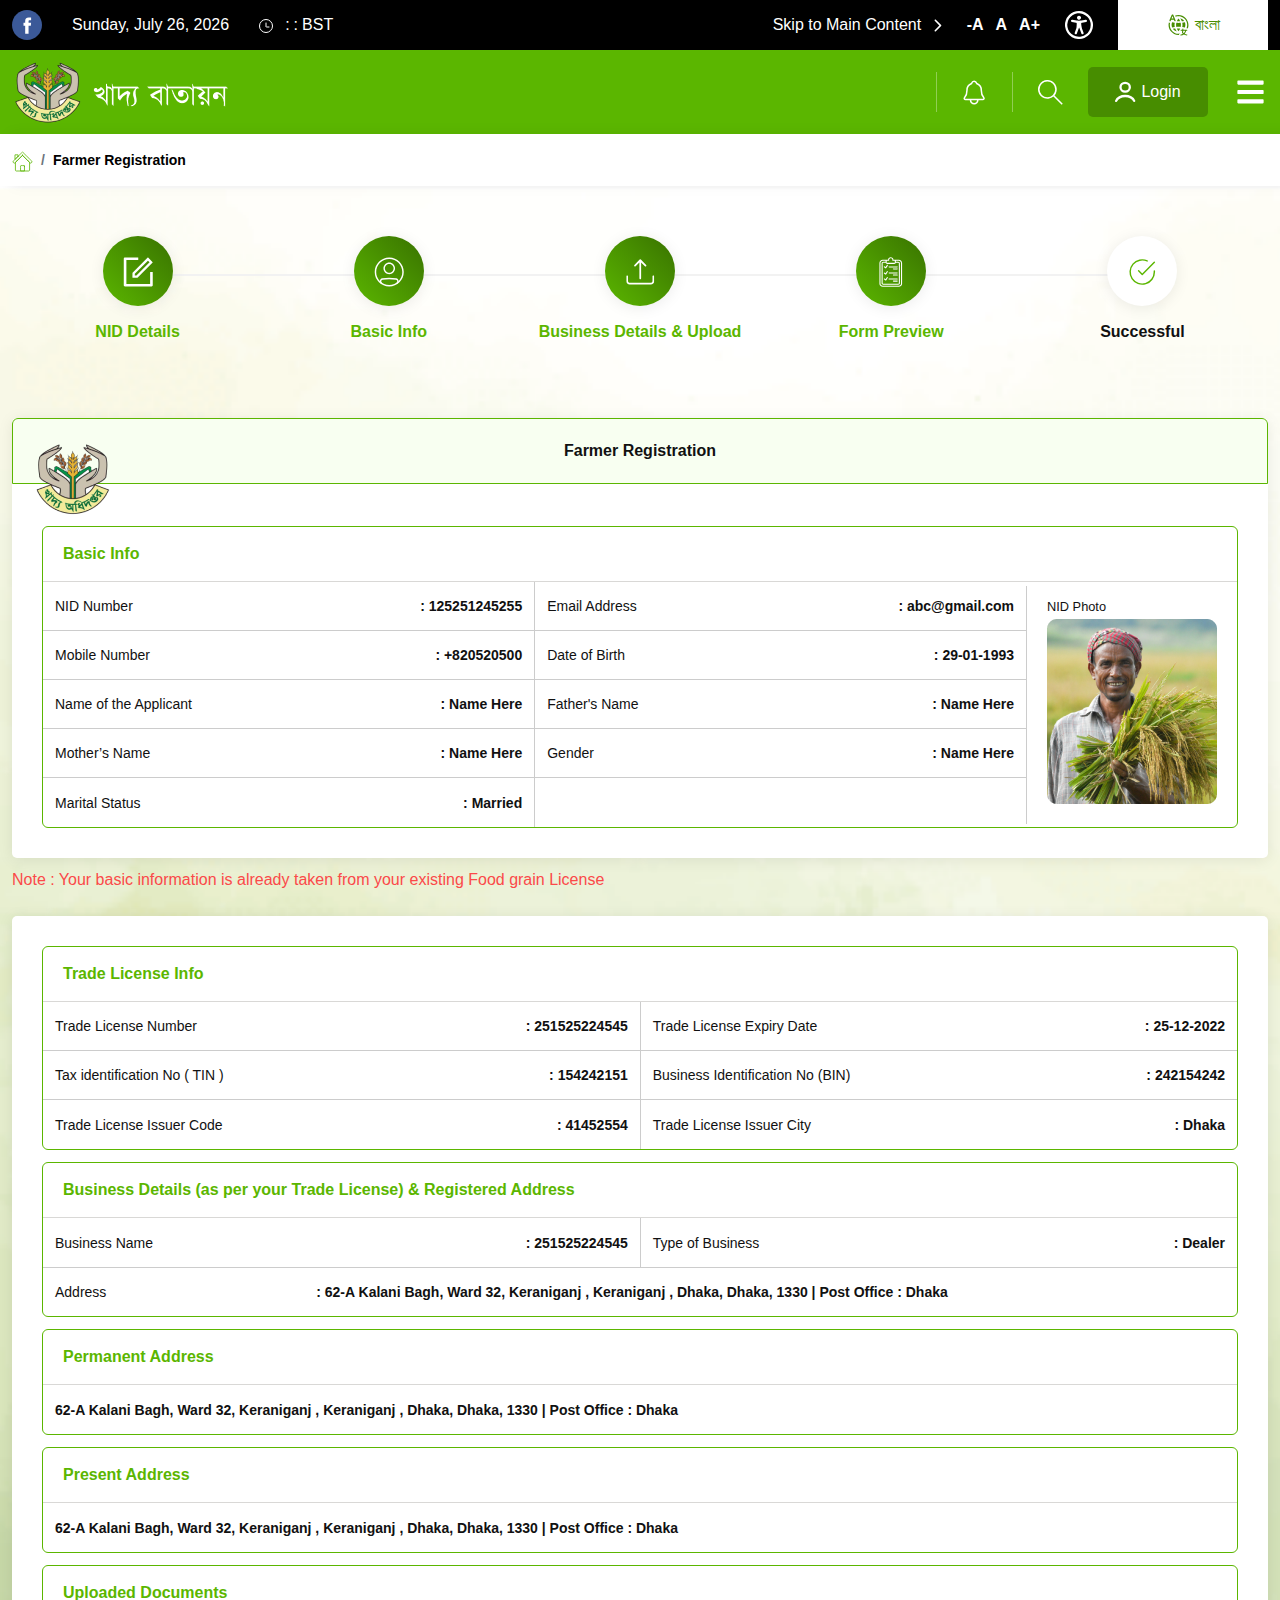
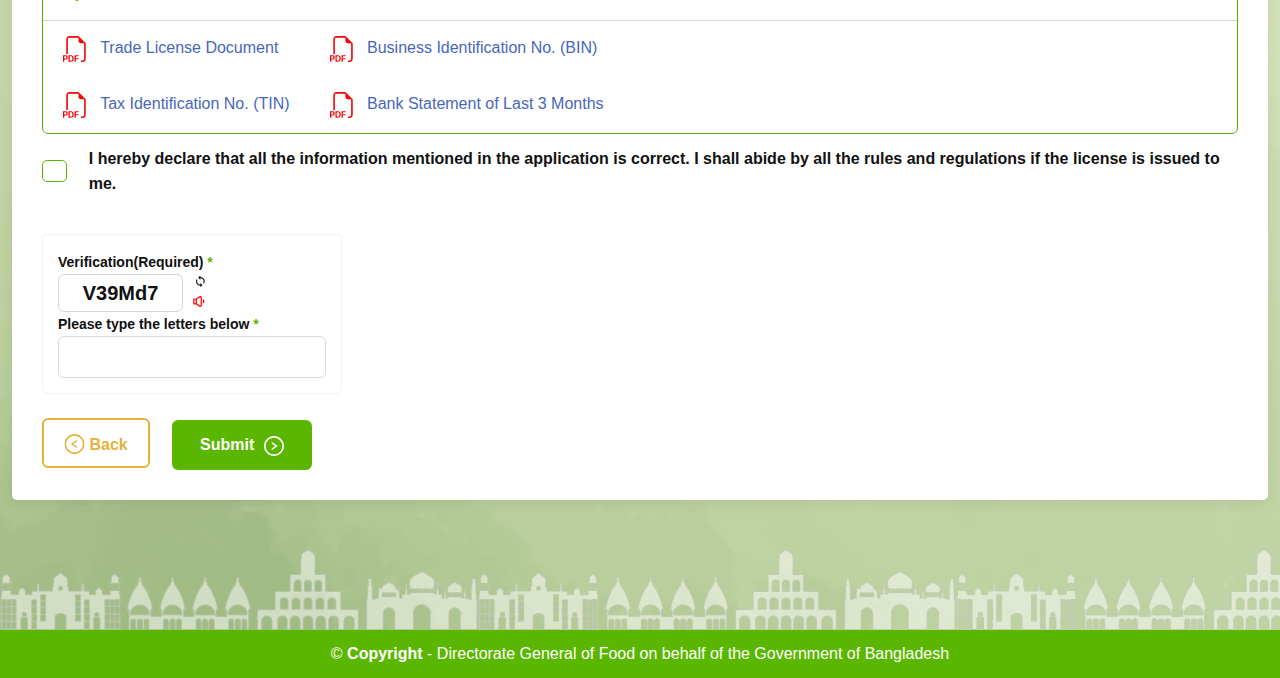
<file: htmls/fgl-04-form-preview.html>
<!DOCTYPE html>
<html lang="en">

<head>
    <meta charset="UTF-8">
    <meta http-equiv="X-UA-Compatible" content="IE=edge">
    <meta name="viewport" content="width=device-width, initial-scale=1.0">
    <title>DG Food</title>
    <link rel="icon" type="image/png" href="images/favicon.png">
    <!-- css-files -->
    <link rel="stylesheet" href="css/bootstrap.min.css">
    <link rel="stylesheet" href="css/fonts.css">
    <link rel="stylesheet" href="css/all.min.css">
    <link rel="stylesheet" href="css/bootstrap-datepicker.min.css">
    <link rel="stylesheet" href="css/uikit.css">
    <link rel="stylesheet" href="css/select2.min.css">
    <link rel="stylesheet" href="css/owl.carousel.min.css">
    
    <link rel="stylesheet" href="https://cdn.jsdelivr.net/npm/bootstrap-icons@1.5.0/font/bootstrap-icons.css">
    <link rel="stylesheet" href="css/style.css">
</head>

<body id="body" class="no-scroll" onload="generate()"></body>
<!-- header-start -->
<div class="simultaneous no-mouse">
    <div class="hbar" style="border: 4px solid red;"></div>
</div>
<div class="top-header-wrap">
    <div class="container custom-container">
        <div class="row align-items-center">
            <div class="col-lg-6 col-md-6 col-sm-6 col-2">
                <div class="top-left-side">
                    <ul class="social-icon">
                        <li>
                            <a href="https://www.facebook.com/groups/directorategeneraloffood">
                                <svg width="30" height="30" viewBox="0 0 30 30" fill="none"
                                    xmlns="http://www.w3.org/2000/svg">
                                    <path
                                        d="M0 15C0 6.71575 6.71575 0 15 0C23.2843 0 30 6.71575 30 15C30 23.2843 23.2843 30 15 30C6.71575 30 0 23.2843 0 15Z"
                                        fill="#3B5998" />
                                    <path
                                        d="M16.5634 23.8197V15.6589H18.8162L19.1148 12.8466H16.5634L16.5673 11.4391C16.5673 10.7056 16.637 10.3126 17.6905 10.3126H19.0988V7.5H16.8458C14.1394 7.5 13.1869 8.86425 13.1869 11.1585V12.8469H11.5V15.6592H13.1869V23.8197H16.5634Z"
                                        fill="white" />
                                </svg>
                            </a>
                        </li>
                       
                    </ul>
                    <div class="timeText d-flex align-items-center">
                       
                        <span id="Date"></span>
                        <ul class="d-flex">
                            <li class="me-2">
                                <svg width="14" height="14" viewBox="0 0 14 14" fill="none"
                                    xmlns="http://www.w3.org/2000/svg">
                                    <circle cx="7" cy="7" r="6.5" stroke="white" />
                                    <path d="M10 8H7.25C7.11193 8 7 7.88807 7 7.75V4" stroke="white"
                                        stroke-linecap="round" />
                                </svg>
                            </li>
                            <li id="hours"></li>
                            <li id="point">:</li>
                            <li id="min"></li>
                            <li id="point1">:</li>
                            <li id="sec"></li>
                            <li> BST</li>
                        </ul>
                    </div>
                </div>
            </div>
            <div class="col-lg-6 col-md-6 col-sm-6 col-10">
                <div class="top-right-side">
                    <ul class="top-content">
                        <li class="skip-text">
                            <a href="#break">Skip to Main Content
                                <svg class="ms-2" width="8" height="13" viewBox="0 0 8 13" fill="none"
                                    xmlns="http://www.w3.org/2000/svg">
                                    <path fill-rule="evenodd" clip-rule="evenodd"
                                        d="M0.741115 12.3563C1.05293 12.6748 1.55566 12.6748 1.86748 12.3563L7.15566 6.95484C7.40384 6.70134 7.40384 6.29184 7.15566 6.03834L1.86748 0.636841C1.55566 0.318341 1.05293 0.318341 0.741116 0.636841C0.429298 0.955341 0.429298 1.46884 0.741116 1.78734L5.34839 6.49984L0.734752 11.2123C0.429298 11.5243 0.429297 12.0443 0.741115 12.3563Z"
                                        fill="white" />
                                </svg>
                            </a>
                        </li>
                        <li>
                            <div class="darkLight-font">
                                <ul class="font-btn d-flex">
                                    <li> <a href="javascript:;" id="btn-decrease">-A</a> </li>
                                    <li> <a href="javascript:;" id="btn-orig">A</a> </li>
                                    <li> <a href="javascript:;" id="btn-increase">A+</a> </li>
                                </ul>
                            </div>
                        </li>
                        <li class="panel-btn">
                            <svg id="Layer_1" data-name="Layer 1" xmlns="http://www.w3.org/2000/svg" viewBox="0 0 122.88 122.88"><title>accessibility</title><path d="M61.44,0A61.46,61.46,0,1,1,18,18,61.21,61.21,0,0,1,61.44,0Zm-.39,74.18L52.1,98.91a4.94,4.94,0,0,1-2.58,2.83A5,5,0,0,1,42.7,95.5l6.24-17.28a26.3,26.3,0,0,0,1.17-4,40.64,40.64,0,0,0,.54-4.18c.24-2.53.41-5.27.54-7.9s.22-5.18.29-7.29c.09-2.63-.62-2.8-2.73-3.3l-.44-.1-18-3.39A5,5,0,0,1,27.08,46a5,5,0,0,1,5.05-7.74l19.34,3.63c.77.07,1.52.16,2.31.25a57.64,57.64,0,0,0,7.18.53A81.13,81.13,0,0,0,69.9,42c.9-.1,1.75-.21,2.6-.29l18.25-3.42A5,5,0,0,1,94.5,39a5,5,0,0,1,1.3,7,5,5,0,0,1-3.21,2.09L75.15,51.37c-.58.13-1.1.22-1.56.29-1.82.31-2.72.47-2.61,3.06.08,1.89.31,4.15.61,6.51.35,2.77.81,5.71,1.29,8.4.31,1.77.6,3.19,1,4.55s.79,2.75,1.39,4.42l6.11,16.9a5,5,0,0,1-6.82,6.24,4.94,4.94,0,0,1-2.58-2.83L63,74.23,62,72.4l-1,1.78Zm.39-53.52a8.83,8.83,0,1,1-6.24,2.59,8.79,8.79,0,0,1,6.24-2.59Zm36.35,4.43a51.42,51.42,0,1,0,15,36.35,51.27,51.27,0,0,0-15-36.35Z"/></svg>
                            <div class="side-panel">
                                <div class="layout-buttons">
                                    <ul>
                                        <li>
                                            <a class="monocrome" href="javascript:;" onclick="toggleDarkLight()"><i class="fas fa-adjust"></i> &nbsp; Monochrome</a>
                                        </li>
                                        <li>
                                            <a class="invert" href="javascript:;"><i class="fa-solid fa-droplet"></i> &nbsp; Invert Colors</a>
                                        </li>
                                        <li>
                                            <a class="link-high" href="javascript:;"> <i class="fas fa-link"></i> &nbsp; Highlight link</a>
                                        </li>
                                        <li>
                                            <a class="heading-high" href="javascript:;"> <i class="fas fa-link"></i> &nbsp; Highlight Heading</a>
                                        </li>
                                        <li>
                                            <a class="reader-guide" href="javascript:;"> <i class="fas fa-book-open"></i> &nbsp; Reading Guide</a>
                                        </li>
                                        <li>
                                            <a class="cursor" href="javascript:;"><i class="fas fa-mouse-pointer"></i> &nbsp; Big Cursor</a>
                                        </li>
                                        <li>
                                            <a class="" href="https://www.nvaccess.org/files/nvda/releases/2020.4/nvda_2020.4.exe"><i class="fa-solid fa-download"></i> &nbsp; Download Screen Reader</a>
                                        </li>
                                        <li>
                                            <a class="reset" href="javascript:;"><i class="fa-solid fa-arrows-rotate"></i> &nbsp; Reset</a>
                                        </li>
                                       
                                    </ul>
                                </div>
                            </div>
                        </li>
                        <li>
                            <a href="fgl-04-form-preview-ben.html" class="language-btn">
                                <svg width="23" height="22" viewBox="0 0 23 22" fill="none"
                                    xmlns="http://www.w3.org/2000/svg">
                                    <path
                                        d="M9.82031 14.4605C10.2628 15.4724 10.8257 16.4273 11.4969 17.3045C12.1696 16.4274 12.7342 15.4725 13.1786 14.4605C12.0626 14.409 10.9363 14.409 9.82031 14.4605Z"
                                        fill="#478D00" />
                                    <path
                                        d="M5.86523 14.852C6.80436 16.1836 8.18288 17.1414 9.75841 17.5571C9.11792 16.6284 8.58965 15.6272 8.18466 14.5742C7.4081 14.6411 6.63152 14.7336 5.86523 14.852Z"
                                        fill="#478D00" />
                                    <path
                                        d="M5.07789 8.37158C4.44018 9.98577 4.44018 11.7821 5.07789 13.3962C5.96761 13.2471 6.86249 13.1288 7.73164 13.0414C7.41791 11.6184 7.41791 10.1442 7.73164 8.7213C6.85734 8.63902 5.96761 8.52075 5.07789 8.37158Z"
                                        fill="#478D00" />
                                    <path
                                        d="M9.30546 12.9228C10.0357 12.8817 10.766 12.8611 11.4963 12.8611C12.2318 12.8611 12.9621 12.8817 13.6923 12.9228C14.0215 11.5816 14.0215 10.1806 13.6923 8.83936C12.2313 8.92678 10.7664 8.92678 9.30546 8.83936C8.97631 10.1806 8.97631 11.5816 9.30546 12.9228Z"
                                        fill="#478D00" />
                                    <path
                                        d="M17.9194 13.3962C18.5502 11.7808 18.5502 9.98707 17.9194 8.37158C17.0296 8.52075 16.1348 8.63902 15.2656 8.7213C15.5793 10.1442 15.5793 11.6184 15.2656 13.0414C16.1348 13.1288 17.0296 13.2471 17.9194 13.3962Z"
                                        fill="#478D00" />
                                    <path
                                        d="M13.2344 4.21094C13.8784 5.13833 14.4085 6.13981 14.8133 7.19381C15.5898 7.12695 16.3664 7.02923 17.1327 6.9161C16.1916 5.58424 14.8114 4.62647 13.2344 4.21094V4.21094Z"
                                        fill="#478D00" />
                                    <path
                                        d="M13.1786 7.30687C12.7354 6.29423 12.1706 5.33923 11.4969 4.46289C10.8247 5.33932 10.2617 6.29434 9.82031 7.30687C10.9363 7.35832 12.0626 7.35832 13.1786 7.30687Z"
                                        fill="#478D00" />
                                    <path
                                        d="M2.75002 7.25504C2.85656 7.32201 2.98133 7.35407 3.10696 7.34674C3.23258 7.33941 3.35279 7.29306 3.45081 7.21416C3.65172 7.04476 3.74074 6.72963 3.82901 6.4928L4.14822 5.63548H6.866L7.1852 6.47452C7.30282 6.78307 7.44611 7.24167 7.81007 7.32869C7.90432 7.35049 8.00217 7.35167 8.09691 7.33214C8.19166 7.31261 8.28107 7.27282 8.35901 7.21552C8.43695 7.15821 8.50158 7.08474 8.54848 7.00013C8.59538 6.91552 8.62344 6.82177 8.63073 6.72531C8.60413 6.47662 8.5347 6.23441 8.42553 6.0094L6.67904 1.69561C6.58221 1.39318 6.45156 1.10265 6.28959 0.829513C6.04037 0.466865 5.55956 0.451396 5.14863 0.600099C4.6539 0.77912 4.50783 1.37871 4.33518 1.81699C4.33401 1.81997 2.62517 6.04589 2.62517 6.04589C2.46125 6.45213 2.28454 6.9753 2.75002 7.25504ZM5.49343 1.97203L6.5012 4.6186H4.50391L5.49343 1.97203Z"
                                        fill="#478D00" />
                                    <path
                                        d="M19.792 16.8349C19.9297 16.8349 20.0618 16.7802 20.1592 16.6828C20.2566 16.5854 20.3113 16.4533 20.3113 16.3156C20.3113 16.1779 20.2566 16.0458 20.1592 15.9484C20.0618 15.851 19.9297 15.7963 19.792 15.7963H16.3232L16.3822 15.1396C16.3944 15.0025 16.3517 14.8661 16.2634 14.7605C16.1751 14.6548 16.0484 14.5886 15.9113 14.5763C15.7742 14.564 15.6378 14.6066 15.5321 14.6949C15.4264 14.7831 15.3601 14.9097 15.3477 15.0468L15.2804 15.7963H14.0961C13.9584 15.7963 13.8263 15.851 13.729 15.9484C13.6316 16.0458 13.5769 16.1779 13.5769 16.3156C13.5769 16.4533 13.6316 16.5854 13.729 16.6828C13.8263 16.7802 13.9584 16.8349 14.0961 16.8349H15.1871L15.0231 18.66C15.011 18.7952 15.0523 18.9299 15.1383 19.035C15.3929 19.3262 15.6764 19.5909 15.9843 19.8251C15.3319 20.2336 14.5901 20.4778 13.8225 20.5368C13.6894 20.5487 13.566 20.6115 13.478 20.7122C13.39 20.8128 13.3442 20.9434 13.3501 21.077C13.356 21.2105 13.4132 21.3366 13.5098 21.4291C13.6063 21.5215 13.7348 21.5732 13.8684 21.5733C13.8839 21.5733 13.8996 21.5726 13.9153 21.5713C15.0045 21.4927 16.0478 21.101 16.9194 20.4432C17.649 20.8495 18.5924 21.3258 19.743 21.4346C19.7598 21.4361 19.7763 21.4368 19.7925 21.4368C19.9259 21.4367 20.0542 21.3852 20.1507 21.293C20.2472 21.2009 20.3045 21.0751 20.3107 20.9418C20.317 20.8085 20.2716 20.6779 20.1842 20.5771C20.0967 20.4764 19.9738 20.4131 19.8409 20.4006C19.0112 20.3221 18.3093 19.9703 17.7325 19.6882C18.4329 18.8621 18.9336 17.8858 19.1957 16.8349H19.792ZM16.8187 19.1455C16.5553 18.9587 16.3076 18.7507 16.0782 18.5236L16.2299 16.8349H18.1234C17.8772 17.6974 17.4301 18.4893 16.8187 19.1455V19.1455Z"
                                        fill="#478D00" />
                                    <path
                                        d="M11.5003 0.918947C10.3642 0.918255 9.23631 1.1128 8.16602 1.49409L8.64652 2.67712C10.2406 2.12123 11.9621 2.04205 13.6004 2.44926C15.2387 2.85647 16.7228 3.73242 17.8711 4.96992C19.0194 6.20743 19.782 7.75281 20.0658 9.41698C20.3495 11.0812 20.1419 12.7919 19.4685 14.34H19.7925C20.1262 14.3403 20.4544 14.4255 20.7462 14.5875C21.2211 13.4099 21.4646 12.1517 21.4633 10.8819C21.4633 5.68835 16.9933 0.918947 11.5003 0.918947Z"
                                        fill="#478D00" />
                                    <path
                                        d="M2.81116 10.9943C2.8102 10.2924 2.89578 9.59307 3.06597 8.91214C2.6282 8.91278 2.20187 8.77237 1.85015 8.51172C1.47229 9.98363 1.43599 11.5225 1.74404 13.0105C2.05209 14.4986 2.69633 15.8966 3.6275 17.0975C4.55867 18.2984 5.75211 19.2706 7.11659 19.9395C8.48106 20.6085 9.98044 20.9566 11.5001 20.9572C11.6348 20.9572 11.7731 20.9536 11.9078 20.9463C11.9487 20.5617 12.1033 20.198 12.3519 19.9016C12.4446 19.7893 12.551 19.6891 12.6686 19.6031C12.2814 19.6574 11.891 19.6842 11.5001 19.6832C9.19632 19.681 6.98755 18.7648 5.35854 17.1358C3.72954 15.5068 2.81339 13.298 2.81116 10.9943V10.9943Z"
                                        fill="#478D00" />
                                </svg>
                                বাংলা
                            </a>
                        </li>
                    </ul>
                </div>
            </div>
        </div>
    </div>
</div>
<!--  -->
<header>
    <nav class="navbar navbar-expand-lg">
        <div class="container custom-container d-block">
            <div class="row align-items-center">
                <div class="col-lg-4 col-4">
                    <div class="logo-wrap">
                        <a href="index.html">
                            <img src="images/logo.png" alt="logo">
                        </a>
                    </div>
                </div>
                <div class="col-lg-8 col-8">
                    <div class="header-right">
                        <ul class="d-flex justify-content-end align-items-center">
                           
                            <li class="header-border notify-drop">
                                <a href="javascript:;" class="d-block test1" uk-tooltip="Notification">
                                    <svg width="25" height="28" viewBox="0 0 25 28" fill="none"
                                        xmlns="http://www.w3.org/2000/svg">
                                        <path
                                            d="M16.1337 21.7874V22.7609C16.1337 23.7936 15.7088 24.784 14.9525 25.5142C14.1962 26.2445 13.1704 26.6547 12.1008 26.6547C11.0311 26.6547 10.0054 26.2445 9.24903 25.5142C8.49271 24.784 8.06781 23.7936 8.06781 22.7609V21.7874M22.9191 19.8058C21.3009 17.8936 20.1584 16.9201 20.1584 11.6482C20.1584 6.82045 17.6051 5.10046 15.5035 4.26511C15.2244 4.15438 14.9616 3.90006 14.8766 3.62323C14.5079 2.41188 13.4745 1.34473 12.1008 1.34473C10.727 1.34473 9.69296 2.41249 9.3281 3.62445C9.24303 3.90432 8.98026 4.15438 8.70111 4.26511C6.59705 5.10168 4.04621 6.81558 4.04621 11.6482C4.04306 16.9201 2.9006 17.8936 1.28238 19.8058C0.611904 20.598 1.1992 21.7874 2.37191 21.7874H21.8359C23.0023 21.7874 23.5858 20.5943 22.9191 19.8058Z"
                                            stroke="" stroke-width="1.7" stroke-linecap="round"
                                            stroke-linejoin="round" />
                                    </svg>
                                </a>
                                <div class="notification-box-wrapper">
                                    <div class="notify-box">
                                        <div class="noti-icon">
                                            <span><svg width="25" height="28" viewBox="0 0 25 28" fill="none"
                                                xmlns="http://www.w3.org/2000/svg">
                                                <path
                                                    d="M16.1337 21.7874V22.7609C16.1337 23.7936 15.7088 24.784 14.9525 25.5142C14.1962 26.2445 13.1704 26.6547 12.1008 26.6547C11.0311 26.6547 10.0054 26.2445 9.24903 25.5142C8.49271 24.784 8.06781 23.7936 8.06781 22.7609V21.7874M22.9191 19.8058C21.3009 17.8936 20.1584 16.9201 20.1584 11.6482C20.1584 6.82045 17.6051 5.10046 15.5035 4.26511C15.2244 4.15438 14.9616 3.90006 14.8766 3.62323C14.5079 2.41188 13.4745 1.34473 12.1008 1.34473C10.727 1.34473 9.69296 2.41249 9.3281 3.62445C9.24303 3.90432 8.98026 4.15438 8.70111 4.26511C6.59705 5.10168 4.04621 6.81558 4.04621 11.6482C4.04306 16.9201 2.9006 17.8936 1.28238 19.8058C0.611904 20.598 1.1992 21.7874 2.37191 21.7874H21.8359C23.0023 21.7874 23.5858 20.5943 22.9191 19.8058Z"
                                                    stroke="" stroke-width="1.7" stroke-linecap="round"
                                                    stroke-linejoin="round" />
                                            </svg></span>
                                        </div>
                                        <div class="noti-text">
                                            <h4>Your Application is Approved</h4>
                                            <p>Relate dummy data</p>
                                            <a href="javascript:;">Just Now</a>
                                        </div>
                                    </div>
                                    <div class="notify-box">
                                        <div class="noti-icon">
                                            <span><svg width="25" height="28" viewBox="0 0 25 28" fill="none"
                                                xmlns="http://www.w3.org/2000/svg">
                                                <path
                                                    d="M16.1337 21.7874V22.7609C16.1337 23.7936 15.7088 24.784 14.9525 25.5142C14.1962 26.2445 13.1704 26.6547 12.1008 26.6547C11.0311 26.6547 10.0054 26.2445 9.24903 25.5142C8.49271 24.784 8.06781 23.7936 8.06781 22.7609V21.7874M22.9191 19.8058C21.3009 17.8936 20.1584 16.9201 20.1584 11.6482C20.1584 6.82045 17.6051 5.10046 15.5035 4.26511C15.2244 4.15438 14.9616 3.90006 14.8766 3.62323C14.5079 2.41188 13.4745 1.34473 12.1008 1.34473C10.727 1.34473 9.69296 2.41249 9.3281 3.62445C9.24303 3.90432 8.98026 4.15438 8.70111 4.26511C6.59705 5.10168 4.04621 6.81558 4.04621 11.6482C4.04306 16.9201 2.9006 17.8936 1.28238 19.8058C0.611904 20.598 1.1992 21.7874 2.37191 21.7874H21.8359C23.0023 21.7874 23.5858 20.5943 22.9191 19.8058Z"
                                                    stroke="" stroke-width="1.7" stroke-linecap="round"
                                                    stroke-linejoin="round" />
                                            </svg></span>
                                        </div>
                                        <div class="noti-text">
                                            <h4>Apply Dealer Registration</h4>
                                            <p>Relate dummy data</p>
                                            <a href="javascript:;">03:25 PM</a>
                                        </div>
                                    </div>
                                    <div class="notify-box">
                                        <div class="noti-icon">
                                            <span><svg width="25" height="28" viewBox="0 0 25 28" fill="none"
                                                xmlns="http://www.w3.org/2000/svg">
                                                <path
                                                    d="M16.1337 21.7874V22.7609C16.1337 23.7936 15.7088 24.784 14.9525 25.5142C14.1962 26.2445 13.1704 26.6547 12.1008 26.6547C11.0311 26.6547 10.0054 26.2445 9.24903 25.5142C8.49271 24.784 8.06781 23.7936 8.06781 22.7609V21.7874M22.9191 19.8058C21.3009 17.8936 20.1584 16.9201 20.1584 11.6482C20.1584 6.82045 17.6051 5.10046 15.5035 4.26511C15.2244 4.15438 14.9616 3.90006 14.8766 3.62323C14.5079 2.41188 13.4745 1.34473 12.1008 1.34473C10.727 1.34473 9.69296 2.41249 9.3281 3.62445C9.24303 3.90432 8.98026 4.15438 8.70111 4.26511C6.59705 5.10168 4.04621 6.81558 4.04621 11.6482C4.04306 16.9201 2.9006 17.8936 1.28238 19.8058C0.611904 20.598 1.1992 21.7874 2.37191 21.7874H21.8359C23.0023 21.7874 23.5858 20.5943 22.9191 19.8058Z"
                                                    stroke="" stroke-width="1.7" stroke-linecap="round"
                                                    stroke-linejoin="round" />
                                            </svg></span>
                                        </div>
                                        <div class="noti-text">
                                            <h4>Apply for milling License</h4>
                                            <p>Relate dummy data</p>
                                            <a href="javascript:;">03:25 PM</a>
                                        </div>
                                    </div>
                                    <div class="notify-box">
                                        <div class="noti-icon">
                                            <span><svg width="25" height="28" viewBox="0 0 25 28" fill="none"
                                                xmlns="http://www.w3.org/2000/svg">
                                                <path
                                                    d="M16.1337 21.7874V22.7609C16.1337 23.7936 15.7088 24.784 14.9525 25.5142C14.1962 26.2445 13.1704 26.6547 12.1008 26.6547C11.0311 26.6547 10.0054 26.2445 9.24903 25.5142C8.49271 24.784 8.06781 23.7936 8.06781 22.7609V21.7874M22.9191 19.8058C21.3009 17.8936 20.1584 16.9201 20.1584 11.6482C20.1584 6.82045 17.6051 5.10046 15.5035 4.26511C15.2244 4.15438 14.9616 3.90006 14.8766 3.62323C14.5079 2.41188 13.4745 1.34473 12.1008 1.34473C10.727 1.34473 9.69296 2.41249 9.3281 3.62445C9.24303 3.90432 8.98026 4.15438 8.70111 4.26511C6.59705 5.10168 4.04621 6.81558 4.04621 11.6482C4.04306 16.9201 2.9006 17.8936 1.28238 19.8058C0.611904 20.598 1.1992 21.7874 2.37191 21.7874H21.8359C23.0023 21.7874 23.5858 20.5943 22.9191 19.8058Z"
                                                    stroke="" stroke-width="1.7" stroke-linecap="round"
                                                    stroke-linejoin="round" />
                                            </svg></span>
                                        </div>
                                        <div class="noti-text">
                                            <h4>Your Application is Approved</h4>
                                            <p>Relate dummy data</p>
                                            <a href="javascript:;">Just Now</a>
                                        </div>
                                    </div>
                                    <div class="view-all-btn">
                                        <a href="notification-web.html">View All</a>
                                    </div>
                                </div>
                            </li>
                            <li class="header-border search-wrap">
                                
                                <div class="search_bar hidden-xs">
                                    <div class="lv_search_bar" id="search_button">
                                       <a href="javascript:;" uk-tooltip="Search">
                                          <span>
                                            <svg xmlns="http://www.w3.org/2000/svg" viewBox="0 0 32 32"><path d="M21.15 19.74a12 12 0 1 0-1.41 1.41l10.55 10.56 1.41-1.41zM12 22a10 10 0 1 1 10-10 10 10 0 0 1-10 10z" data-name="49-Search"/></svg>
                                          </span>
                                       </a>
                                    </div>
                                    <div id="search_open" class="lv_search_box" style="display: none;">
                                       <input type="text" placeholder="Search here">
                                       <a href="search.html" type="button" class="searct-btn"><i class="fa fa-search" aria-hidden="true"></i></a>
                                    </div>
                                 </div>
                            </li>
                            <li class="login-drop">
                                <a href="javascript:;" class="login-btn d-flex justify-content-center align-items-center">
                                    <svg width="21" height="22" viewBox="0 0 21 22" fill="none"
                                        xmlns="http://www.w3.org/2000/svg">
                                        <path
                                            d="M19.1641 19.8735C18.6332 18.4773 17.4634 17.2435 15.8362 16.3635C14.2089 15.4835 12.2152 15.0066 10.1641 15.0066C8.11297 15.0066 6.11918 15.4835 4.49194 16.3635C2.86469 17.2435 1.69493 18.4773 1.16406 19.8735M14.8228 6.25121C14.8228 8.66893 12.737 10.6289 10.1641 10.6289C7.59111 10.6289 5.50532 8.66893 5.50532 6.25121C5.50532 3.83349 7.59111 1.87354 10.1641 1.87354C12.737 1.87354 14.8228 3.83349 14.8228 6.25121Z"
                                            stroke="" stroke-width="2.3" stroke-linecap="round" />
                                    </svg>
                                    
                                    <span>Login</span>
                                </a>
                                <div class="login-dropdown">
                                    <a href="login.html"> <span><svg width="19" height="22" viewBox="0 0 19 22" fill="#5BB600" xmlns="http://www.w3.org/2000/svg">
                                        <path fill-rule="evenodd" clip-rule="evenodd" d="M8.73914 1.04268C6.55081 1.29601 4.59603 2.94552 3.88392 5.1395C2.96356 7.97518 4.14328 11.0235 6.72315 12.4761L6.97625 12.6186L6.70047 12.7112C6.30363 12.8444 5.41378 13.2819 5.01678 13.5389C3.62445 14.4403 2.5823 15.6183 1.85713 17.1104C1.39302 18.0654 1.07075 19.2489 1.015 20.2031C0.985943 20.7002 0.987383 20.7083 1.12779 20.8521C1.42089 21.1523 1.88269 20.9707 1.94364 20.5313C1.95855 20.4238 1.98555 20.1928 2.0036 20.0181C2.02171 19.8433 2.07016 19.5455 2.11135 19.3562C2.654 16.8614 4.30765 14.8202 6.57658 13.8446C10.2975 12.2445 14.5775 13.9339 16.3016 17.6832C16.701 18.5518 16.9168 19.3593 17.0214 20.3761C17.0623 20.7737 17.2313 20.9977 17.4904 20.9977C17.7234 20.9977 17.849 20.9246 17.9454 20.7328C18.0112 20.6016 18.0152 20.4991 17.9699 20.0884C17.6426 17.1132 15.9457 14.5662 13.3936 13.2192C13.0683 13.0475 12.6228 12.8418 12.4036 12.7622L12.0051 12.6173L12.397 12.3874C15.7465 10.4221 16.4237 5.77198 13.7798 2.89209C12.4862 1.4831 10.675 0.81858 8.73914 1.04268ZM10.3464 2.06739C11.4388 2.28074 12.2931 2.75584 13.0445 3.56789C13.6568 4.22949 14.0507 4.93748 14.2807 5.78951C14.3734 6.13323 14.3906 6.33827 14.3899 7.09736C14.3892 7.92535 14.3779 8.03555 14.2488 8.47088C13.6411 10.521 11.9571 11.962 9.95774 12.1426C7.47127 12.3672 5.2943 10.7584 4.67132 8.23587C4.54048 7.70596 4.53796 6.4723 4.66664 5.93963C5.22575 3.62577 7.18166 2.00803 9.44066 1.99103C9.71329 1.98902 10.1209 2.02333 10.3464 2.06739Z" stroke-width="0.3"></path>
                                    </svg></span> Customer Login</a>
                                    <a href="javascript:;"> <span><svg width="21" height="21" viewBox="0 0 52 51" fill="none" xmlns="http://www.w3.org/2000/svg">
                                        <g clip-path="url(#clip0_2_11)">
                                        <path d="M51.4 41.9154V49.1771H49.3243V41.9154C49.3243 39.5841 48.0434 37.4583 45.9815 36.3692L37.7606 32.0277L27.2694 50.314H25.0202L14.529 32.0277L6.30806 36.3696C4.24622 37.4587 2.96531 39.5845 2.96531 41.9158V49.1775H0.889648V41.9158C0.889648 38.813 2.59437 35.9844 5.3385 34.5346L15.3317 29.2563L26.1448 48.103L36.958 29.2559L46.9511 34.5342C49.6952 35.9844 51.4 38.8126 51.4 41.9154ZM25.6326 35.5093H27.1376C27.5982 35.5093 27.9845 35.1372 27.9932 34.6739L31.1378 36.282C31.7072 36.5396 32.3513 36.1245 32.3513 35.5006V31.5861C32.3513 30.9622 31.7072 30.5475 31.1378 30.8048L27.9557 32.4329C27.8499 32.0837 27.5208 31.8264 27.1373 31.8264H25.6322C25.2372 31.8264 24.8998 32.0983 24.8023 32.4673L21.5543 30.8048C20.9849 30.5471 20.3381 30.9622 20.3381 31.5861V35.5006C20.3381 36.1245 20.9849 36.5392 21.5543 36.282L24.7735 34.6337V34.6506C24.7743 35.1257 25.1634 35.5093 25.6326 35.5093ZM15.3048 15.126C15.0081 14.306 14.7851 13.1632 14.7851 11.571C14.7851 9.31617 16.1627 5.82385 19.1862 3.4842C21.1897 1.93377 24.6216 0.356506 29.5992 1.64768C36.8696 3.53313 37.5795 11.024 36.8652 15.4496L36.958 15.4129C37.2362 16.113 37.259 16.843 37.259 17.592C37.259 20.1195 35.8874 22.4342 34.5346 23.8406C33.2908 28.0417 29.9307 30.9192 26.0974 31.0317C22.1999 30.9188 18.8358 28.0417 17.5928 23.8406C16.24 22.435 14.868 20.1195 14.868 17.592C14.868 16.843 14.8909 16.113 15.1691 15.4129C15.2081 15.3127 15.2555 15.2188 15.3048 15.126ZM35.183 17.592C35.183 17.4464 35.181 17.3169 35.1779 17.193H33.6558L33.7135 16.1007C33.7809 14.8178 33.101 12.621 32.6085 11.2648C31.4271 11.2801 29.4102 10.6472 26.1491 7.95397C24.0009 7.2046 22.28 7.28155 21.0302 8.18047C18.6152 9.91992 18.2009 14.5065 18.2455 16.1268L18.2928 17.8579L16.9488 17.1859C16.9456 17.3114 16.9436 17.4436 16.9436 17.592C16.9436 19.6017 18.1823 21.5227 19.2426 22.5566L19.4459 22.7547L19.5201 23.0281C20.4561 26.4861 23.0996 28.8688 26.0978 28.9564C29.0306 28.8684 31.6709 26.4861 32.6078 23.0281L32.6819 22.7547L32.8852 22.5566C33.9447 21.5223 35.183 19.6013 35.183 17.592ZM36.3167 47.0367H45.7598V44.5566H36.3167V47.0367V47.0367Z" fill="#5BB600"></path>
                                        </g>
                                        <defs>
                                        <clipPath id="clip0_2_11">
                                        <rect width="50.5103" height="50.5103" fill="" transform="translate(0.889648 0.487305)"></rect>
                                        </clipPath>
                                        </defs>
                                        </svg></span> Officer's Login</a>
                                </div>
                            </li>
                            <li class="main-menu">
                                <a href="javascript:;" class="d-block" uk-tooltip="Menu">
                                    <div id="nav-icon2">
                                        <svg xmlns="http://www.w3.org/2000/svg" viewBox="0 0 448 512"><path d="M16 132h416c8.837 0 16-7.163 16-16V76c0-8.837-7.163-16-16-16H16C7.163 60 0 67.163 0 76v40c0 8.837 7.163 16 16 16zm0 160h416c8.837 0 16-7.163 16-16v-40c0-8.837-7.163-16-16-16H16c-8.837 0-16 7.163-16 16v40c0 8.837 7.163 16 16 16zm0 160h416c8.837 0 16-7.163 16-16v-40c0-8.837-7.163-16-16-16H16c-8.837 0-16 7.163-16 16v40c0 8.837 7.163 16 16 16z" fill="#ffffff" /></svg>
                                    </div>
                                </a>
                                <div class="menu-dropdown">
                                    <div class="layout-buttons menu-box">
                                        <ul>
                                            <li>
                                                <a href="fgl-landing.html"> <span><svg width="52" height="37" viewBox="0 0 52 37" fill="none" xmlns="http://www.w3.org/2000/svg">
                                                    <path d="M48.6761 36.9001H3.61239C2.7587 36.9001 1.93998 36.5609 1.33633 35.9573C0.732681 35.3536 0.393555 34.5349 0.393555 33.6812L0.393555 3.63876C0.393555 2.78507 0.732681 1.96635 1.33633 1.3627C1.93998 0.759048 2.7587 0.419922 3.61239 0.419922L48.6761 0.419922C49.5298 0.419922 50.3485 0.759048 50.9522 1.3627C51.5558 1.96635 51.8949 2.78507 51.8949 3.63876V33.6812C51.8949 34.5349 51.5558 35.3536 50.9522 35.9573C50.3485 36.5609 49.5298 36.9001 48.6761 36.9001ZM3.61239 2.56581C3.32783 2.56581 3.05492 2.67885 2.8537 2.88007C2.65249 3.08129 2.53945 3.3542 2.53945 3.63876V33.6812C2.53945 33.9658 2.65249 34.2387 2.8537 34.4399C3.05492 34.6411 3.32783 34.7542 3.61239 34.7542H48.6761C48.9607 34.7542 49.2336 34.6411 49.4348 34.4399C49.636 34.2387 49.749 33.9658 49.749 33.6812V3.63876C49.749 3.3542 49.636 3.08129 49.4348 2.88007C49.2336 2.67885 48.9607 2.56581 48.6761 2.56581H3.61239Z" fill=""/>
                                                    <path d="M50.8219 6.85791H17.5605V9.0038H50.8219V6.85791Z" fill=""/>
                                                    <path d="M15.4146 6.85791H1.46631V9.0038H15.4146V6.85791Z" fill=""/>
                                                    <path d="M47.603 14.3682H1.46631V16.5141H47.603V14.3682Z" fill=""/>
                                                    <path d="M17.5605 20.8057H6.83105V22.9516H17.5605V20.8057Z" fill=""/>
                                                    <path d="M21.8524 20.8057H19.7065V22.9516H21.8524V20.8057Z" fill=""/>
                                                    <path d="M26.1439 20.8057H23.998V22.9516H26.1439V20.8057Z" fill=""/>
                                                    <path d="M30.4359 20.8057H28.29V22.9516H30.4359V20.8057Z" fill=""/>
                                                    <path d="M15.4146 25.0977H6.83105V27.2435H15.4146V25.0977Z" fill=""/>
                                                    <path d="M22.9252 29.3892H6.83105V31.5351H22.9252V29.3892Z" fill=""/>
                                                    <path d="M26.1441 25.0977H17.5605V27.2435H26.1441V25.0977Z" fill=""/>
                                                    </svg>
                                                    </span> Food Grain License</a>
                                            </li>
                                            <li>
                                                <a href="javascript:;"> <span><svg width="59" height="55" viewBox="0 0 59 55" fill="none" xmlns="http://www.w3.org/2000/svg">
                                                    <path d="M58.0951 54.0594C57.7424 54.6799 57.1957 54.8469 56.4932 54.8469C39.3992 54.8344 22.3052 54.8371 5.21116 54.8371C4.14181 54.8371 3.58377 54.4476 3.5951 53.7115C3.60643 52.9921 4.15173 52.6165 5.18425 52.6151C5.53834 52.6151 5.89101 52.6151 6.2706 52.6151C6.2706 48.978 6.2706 45.3937 6.2706 41.7274C5.69839 41.7274 5.12335 41.7274 4.54689 41.7274C1.82465 41.7246 0.193012 40.1175 0.193012 37.4349C0.193012 32.6582 0.193012 27.8815 0.193012 23.1049C0.193012 23.0117 0.191596 22.9198 0.193012 22.8266C0.210009 22.0196 0.656161 21.5062 1.3346 21.5145C2.01161 21.5229 2.4521 22.0335 2.4521 22.8489C2.45635 27.6255 2.50309 32.4036 2.43086 37.1789C2.40111 39.1658 3.49879 39.746 5.32447 39.433C5.32447 39.2062 5.32447 38.9696 5.32447 38.7331C5.32447 33.5125 5.32306 28.2906 5.3273 23.0701C5.3273 22.8127 5.33863 22.5497 5.38538 22.2979C5.48452 21.7761 5.942 21.4088 6.45756 21.4074C6.99152 21.406 7.46459 21.8025 7.54815 22.3466C7.58356 22.5831 7.58639 22.8266 7.58639 23.0659C7.58781 28.3059 7.58781 33.5445 7.58781 38.7846C7.58781 39.003 7.58781 39.2215 7.58781 39.4733C8.5566 39.4733 9.47015 39.4733 10.4616 39.4733C10.4616 39.2521 10.4616 39.0364 10.4616 38.8221C10.4616 33.564 10.4616 28.3059 10.4616 23.0478C10.4616 21.9375 10.8426 21.3921 11.6046 21.4101C12.3482 21.4282 12.7235 21.9723 12.7235 23.0339C12.7235 28.2739 12.7235 33.5126 12.7235 38.7526C12.7235 38.9738 12.7235 39.1964 12.7235 39.5262C13.2816 39.4914 13.8297 39.5276 14.3438 39.4121C15.1738 39.2242 15.5718 38.5786 15.5718 37.5894C15.5732 32.757 15.5732 27.9247 15.5732 23.0923C15.5732 22.0474 15.9769 21.4964 16.729 21.5159C17.4612 21.534 17.8351 22.0641 17.8351 23.0854C17.8351 27.8621 17.8366 32.6387 17.8351 37.4154C17.8351 40.1314 16.2092 41.726 13.4459 41.7274C12.9006 41.7274 12.3567 41.7274 11.7703 41.7274C11.7703 45.352 11.7703 48.9501 11.7703 52.5817C14.1512 52.5817 16.5321 52.5817 18.9668 52.5817C18.9668 52.3618 18.9668 52.1629 18.9668 51.9639C18.9668 49.0573 18.9654 46.1506 18.9668 43.244C18.9682 40.7617 20.4143 38.8472 22.8462 38.1292C25.7101 37.2832 28.5796 36.4526 31.4477 35.6177C32.3755 35.3478 32.4066 35.3102 32.4123 34.3446C32.4165 33.7894 32.3896 33.2329 32.4222 32.6791C32.442 32.3285 32.3004 32.1531 32.0015 31.9917C31.0767 31.4964 30.1659 30.9718 29.251 30.457C27.0216 29.202 26.0019 27.2373 25.8914 24.7857C25.8645 24.1916 25.7937 23.8423 25.1563 23.532C23.0856 22.526 22.4241 20.0257 23.6068 18.0666C23.6635 17.9734 23.7187 17.8788 23.8292 17.6937C23.3405 17.8496 22.934 17.9762 22.5304 18.107C21.9992 18.2781 21.5205 18.2252 21.1508 17.7772C20.8024 17.3542 20.8109 16.8923 21.2047 16.3455C22.8108 14.1067 24.4354 11.8804 26.0316 9.63612C26.2001 9.39958 26.3035 9.06843 26.3078 8.77763C26.3347 7.22343 26.3177 5.66785 26.322 4.11226C26.3248 3.33168 26.5599 2.99218 27.3007 2.74312C30.6277 1.62861 34.0199 0.809076 37.5494 0.660196C41.0336 0.514099 44.4088 1.14301 47.7302 2.11143C48.3605 2.29509 48.9893 2.48989 49.6125 2.69721C50.5671 3.01584 50.7456 3.27742 50.7456 4.28479C50.747 5.78472 50.7314 7.28465 50.7584 8.78319C50.764 9.0726 50.8745 9.40097 51.043 9.6389C52.5798 11.79 54.1392 13.9244 55.6929 16.063C55.7808 16.184 55.8686 16.3037 55.9507 16.4275C56.2496 16.877 56.2722 17.3333 55.9451 17.7716C55.625 18.2002 55.1661 18.2725 54.6774 18.1404C54.2298 18.0193 53.7922 17.8579 53.2313 17.6756C53.7653 18.5174 54.0825 19.3077 54.0358 20.1996C53.9537 21.8067 53.1732 22.981 51.696 23.6489C51.2668 23.8437 51.1833 24.0566 51.179 24.4671C51.1564 27.1594 50.0459 29.2465 47.5942 30.5711C46.7869 31.008 46.0022 31.4894 45.1878 31.9124C44.8097 32.1086 44.6284 32.3285 44.6624 32.7709C44.7077 33.3414 44.6723 33.9174 44.6737 34.4921C44.6751 35.2643 44.7459 35.3645 45.5023 35.5843C48.3704 36.4192 51.2399 37.2499 54.1066 38.0861C55.8332 38.5898 57.0881 39.6222 57.7651 41.2835C57.8968 41.6077 57.9846 41.9486 58.0923 42.2812C58.0951 46.2077 58.0951 50.1328 58.0951 54.0594ZM38.555 15.5983C35.2323 15.5941 31.9364 15.8738 28.6674 16.479C28.2539 16.5556 28.1561 16.717 28.1391 17.0885C28.0981 17.9859 27.7978 18.2851 26.8757 18.4033C26.2766 18.4799 25.8092 18.7526 25.5104 19.273C24.8943 20.3457 25.5543 21.5785 26.8588 21.7997C27.8884 21.9737 28.1306 22.2519 28.1349 23.2677C28.1363 23.7491 28.1066 24.2319 28.1406 24.7105C28.2595 26.3733 28.8955 27.7299 30.4563 28.5828C32.6432 29.7794 34.8102 31.0108 36.9786 32.2394C38.0196 32.8294 39.0394 32.8335 40.0804 32.2436C42.3126 30.9774 44.5505 29.7182 46.7926 28.4659C47.5786 28.0263 48.0984 27.3751 48.4823 26.5889C48.9822 25.5635 48.9327 24.4698 48.9284 23.379C48.9242 22.2325 49.1267 21.9973 50.2612 21.79C51.2031 21.6175 51.788 20.951 51.7739 20.0674C51.7597 19.1936 51.1323 18.5341 50.1918 18.4061C49.2514 18.2781 48.9398 17.9539 48.9327 17.0342C48.9298 16.7086 48.8703 16.5583 48.4936 16.4902C45.2091 15.8891 41.8962 15.5899 38.555 15.5983ZM50.4878 52.5914C50.5006 52.4871 50.5162 52.4161 50.5162 52.3451C50.5176 48.1431 50.5133 43.9411 50.5275 39.7405C50.5289 39.394 50.3632 39.3133 50.0828 39.2326C48.1877 38.6886 46.2912 38.1431 44.4074 37.5657C44.0873 37.4669 43.9074 37.5003 43.678 37.7285C42.3395 39.0587 40.9883 40.3735 39.6385 41.6912C38.8199 42.4913 38.2973 42.494 37.48 41.6995C36.1132 40.3722 34.7549 39.0364 33.3782 37.7188C33.2479 37.5949 32.9817 37.4836 32.8259 37.5267C30.9095 38.0666 29.006 38.6454 27.091 39.1895C26.693 39.3022 26.5273 39.4552 26.5302 39.9005C26.5514 43.9536 26.5429 48.0082 26.5429 52.0613C26.5429 52.238 26.5429 52.4147 26.5429 52.5706C27.0301 52.5706 27.4338 52.5706 27.8714 52.5706C27.8714 52.3257 27.8714 52.1239 27.8714 51.9222C27.8714 49.7015 27.87 47.4794 27.8729 45.2587C27.8729 45.0375 27.8714 44.8121 27.9083 44.5951C27.9918 44.0928 28.4097 43.7421 28.9238 43.7157C29.4733 43.6865 29.9308 43.9967 30.0541 44.5171C30.1135 44.7662 30.1291 45.0292 30.1305 45.2866C30.1362 47.5267 30.1334 49.7655 30.1334 52.0056C30.1334 52.1991 30.1334 52.3925 30.1334 52.5831C35.7747 52.5831 41.3254 52.5831 46.9243 52.5831C46.9243 52.3521 46.9243 52.1517 46.9243 51.9528C46.9243 49.7321 46.9214 47.51 46.9271 45.2894C46.9271 45.0319 46.9455 44.769 47.0036 44.5213C47.1226 44.0162 47.5517 43.7073 48.0744 43.7115C48.7542 43.7171 49.1791 44.1818 49.1819 44.9791C49.1919 47.3111 49.1862 49.6431 49.1862 51.9764C49.1862 52.174 49.1862 52.3716 49.1862 52.5928C49.6479 52.5914 50.0388 52.5914 50.4878 52.5914ZM24.9396 15.0069C34.0468 12.8322 43.0406 12.8308 52.1436 15.0028C51.0629 13.5181 50.0643 12.1323 49.046 10.7618C48.9511 10.6338 48.74 10.5489 48.5701 10.5183C47.4979 10.3235 46.4271 10.0953 45.3436 9.9784C40.249 9.42741 35.1614 9.40932 30.0767 10.1635C28.7949 10.3527 27.8035 10.7409 27.1307 11.9264C26.533 12.9797 25.7257 13.9188 24.9396 15.0069ZM28.6122 8.14732C35.2422 7.04255 41.8452 7.12325 48.4639 8.17515C48.4639 6.9702 48.4639 5.82647 48.4639 4.71195C41.8268 2.27422 35.2153 2.27979 28.6122 4.70917C28.6122 5.86264 28.6122 7.00359 28.6122 8.14732ZM24.2626 40.0772C22.5984 40.2942 21.1268 41.3907 21.2047 43.5905C21.3038 46.383 21.2287 49.1797 21.2287 51.975C21.2287 52.1726 21.2287 52.3702 21.2287 52.5761C22.2768 52.5761 23.2626 52.5761 24.264 52.5761C24.2626 48.395 24.2626 44.2514 24.2626 40.0772ZM52.8078 52.5831C53.8418 52.5831 54.8134 52.5831 55.8332 52.5831C55.8332 52.3535 55.8332 52.1531 55.8332 51.9542C55.8332 49.1213 55.7694 46.287 55.8558 43.4569C55.9125 41.5882 54.6264 40.3026 52.8078 40.0855C52.8078 44.2444 52.8078 48.3991 52.8078 52.5831ZM42.4089 33.4764C41.1484 34.2458 39.9615 34.9234 38.5267 34.9248C37.099 34.9248 35.9192 34.2305 34.6756 33.4972C34.6756 34.2889 34.6685 34.954 34.6813 35.6177C34.6841 35.7346 34.7337 35.8807 34.8144 35.9628C36.0297 37.197 37.2534 38.4242 38.5437 39.7196C39.8354 38.4256 41.0351 37.2262 42.2276 36.0212C42.3126 35.935 42.399 35.8042 42.4019 35.6915C42.4174 34.9944 42.4089 34.2973 42.4089 33.4764ZM9.42907 52.59C9.42907 48.9473 9.42907 45.3506 9.42907 41.751C9.13305 41.751 8.87669 41.751 8.59201 41.751C8.59201 45.3728 8.59201 48.9696 8.59201 52.59C8.87669 52.59 9.13447 52.59 9.42907 52.59Z" fill=""/>
                                                    </svg>
                                                    
                                                    </span> Farmer Portal</a>
                                            </li>
                                            <li>
                                                <a href="javascript:;"> <span><svg width="52" height="51" viewBox="0 0 52 51" fill="none" xmlns="http://www.w3.org/2000/svg">
                                                    <g clip-path="url(#clip0_2_28)">
                                                    <path d="M0.889648 14.9081C0.955796 14.7633 1.02039 14.6178 1.08809 14.473C1.49821 13.5909 2.18381 13.1044 3.1589 13.039C3.32232 13.0281 3.4873 13.0335 3.65151 13.0335C14.695 13.0335 25.7394 13.0335 36.7829 13.0335C37.5946 13.0335 37.9642 13.278 37.9681 13.8167C37.972 14.3539 37.5922 14.6115 36.793 14.6115C25.7495 14.6115 14.7052 14.6115 3.66162 14.6115C2.8484 14.6115 2.47953 14.8529 2.47174 15.3893C2.46396 15.9287 2.84373 16.1895 3.64061 16.1895C5.4157 16.1895 7.19079 16.1895 8.9651 16.1895C9.06394 16.1895 9.16199 16.1895 9.26082 16.1895C9.97911 16.1911 10.3456 16.4519 10.3534 16.9673C10.3612 17.4842 9.98533 17.7676 9.28339 17.7676C7.41025 17.7683 5.53632 17.7676 3.66318 17.7683C2.84917 17.7683 2.4803 18.0097 2.47252 18.546C2.46396 19.0855 2.8445 19.3471 3.64061 19.3471C9.40868 19.3471 15.1775 19.3471 20.9456 19.3471C21.0935 19.3471 21.2421 19.3401 21.3892 19.3502C21.8608 19.3814 22.1806 19.6935 22.1884 20.1225C22.197 20.5694 21.8654 20.8948 21.3674 20.9236C21.2203 20.9321 21.0717 20.9259 20.9238 20.9259C15.2211 20.9259 9.51841 20.9259 3.81571 20.9259C2.08108 20.9259 1.54179 20.5623 0.890427 18.9524C0.890427 18.6566 0.890427 18.3608 0.890427 18.0642C1.07564 17.6936 1.26085 17.3223 1.43284 16.9789C1.24762 16.6099 1.06864 16.2526 0.889648 15.8945C0.889648 15.566 0.889648 15.2367 0.889648 14.9081Z" fill=""/>
                                                    <path d="M0.889648 45.8876C1.35969 45.2002 1.83673 44.5174 2.29276 43.8207C2.36357 43.7125 2.37758 43.5365 2.35501 43.4026C1.80949 40.147 1.81027 36.8562 1.68186 33.5726C1.54723 30.13 2.07875 26.756 2.61493 23.3797C2.71532 22.7484 3.06007 22.444 3.53477 22.5156C4.03283 22.5903 4.25072 22.992 4.16279 23.6491C3.8803 25.765 3.52777 27.8763 3.34567 30.0008C3.21104 31.5679 3.26551 33.1545 3.29742 34.731C3.35656 37.7064 3.50287 40.6763 3.97446 43.6229C4.02038 43.9094 3.88419 44.2667 3.73166 44.5338C3.43905 45.0452 3.06785 45.5116 2.74178 46.0044C2.40793 46.5096 2.55735 46.9308 3.14022 47.123C3.29197 47.1729 3.47796 47.2157 3.62271 47.1744C4.81959 46.8335 5.96511 47.2305 7.12309 47.4033C10.8733 47.9623 14.611 48.6139 18.3721 49.0903C21.8903 49.5356 25.4335 49.4399 28.9456 48.9743C32.4109 48.515 35.8584 47.9272 39.3136 47.394C39.828 47.3146 40.2397 47.5637 40.3261 48.0183C40.4078 48.4465 40.1323 48.8591 39.642 48.9385C36.3206 49.4741 33.0047 50.0595 29.6701 50.5017C26.5222 50.919 23.3487 50.9782 20.1728 50.831C16.8359 50.6761 13.5277 50.276 10.2429 49.6882C8.48184 49.3737 6.73165 49.0031 4.97368 48.6684C4.77135 48.6294 4.54567 48.6217 4.34644 48.6684C2.76124 49.0366 1.56669 48.4099 0.977586 46.8848C0.961243 46.8436 0.919999 46.8117 0.891205 46.7751C0.889648 46.4792 0.889648 46.1834 0.889648 45.8876Z" fill=""/>
                                                    <path d="M23.7705 0.404785C25.6094 0.780798 27.2787 1.54995 28.8429 2.57523C31.7495 4.47943 34.2561 6.84216 36.6444 9.34268C36.8257 9.53264 37.0039 9.72648 37.1837 9.91877C37.6576 10.4263 37.7105 10.9028 37.3308 11.2461C36.9471 11.5941 36.5121 11.5038 36.0164 10.9822C35.4615 10.3991 34.9113 9.80978 34.3417 9.24148C32.1736 7.07726 29.9347 4.98856 27.253 3.47128C26.2366 2.89597 25.1246 2.43276 24.0009 2.11747C22.3822 1.66361 20.8935 2.29264 19.4764 3.02987C16.8841 4.37822 14.6989 6.27074 12.6087 8.27693C11.6725 9.17531 10.8009 10.1414 9.86783 11.0429C9.65616 11.2477 9.30752 11.4119 9.02425 11.408C8.81881 11.4049 8.48184 11.1161 8.44916 10.9145C8.40402 10.6389 8.50597 10.2473 8.69352 10.0402C10.5332 7.999 12.5028 6.08858 14.6491 4.36888C16.1775 3.14509 17.7666 1.99914 19.5853 1.24167C20.4242 0.891344 21.3215 0.678815 22.1923 0.404785C22.7184 0.404785 23.2444 0.404785 23.7705 0.404785Z" fill=""/>
                                                    <path d="M32.1791 21.7139C32.5978 21.4328 33.0056 21.1596 33.4437 20.8653C32.9277 19.8759 32.4157 18.8887 31.8974 17.9039C31.7223 17.5707 31.6842 17.2477 31.9324 16.937C32.3083 16.4668 32.9783 16.5758 33.2974 17.1753C33.8982 18.3064 34.4935 19.4407 35.0717 20.5827C35.548 21.5239 35.9978 22.4784 36.4834 23.4756C36.7254 23.2903 37.0195 23.0031 37.3682 22.8155C37.667 22.6543 38.0219 22.585 38.3612 22.5181C38.5293 22.4846 38.7168 22.5492 38.9059 22.571C38.9262 22.5274 38.969 22.4815 38.9612 22.4449C38.4795 20.1141 38.881 17.7584 38.7705 15.4166C38.7487 14.9464 39.1044 14.6241 39.5332 14.6156C39.9806 14.6062 40.3269 14.9363 40.3332 15.4345C40.3472 16.568 40.3378 17.7015 40.3378 18.8677C40.8631 18.9253 41.3619 18.9806 41.9005 19.0398C41.9946 17.6143 42.5433 16.3734 43.3829 15.243C43.4771 15.1161 43.4888 14.9059 43.4903 14.7339C43.4997 13.6985 43.4919 12.6623 43.4966 11.6261C43.4989 11.036 43.7861 10.6842 44.2608 10.6694C44.7526 10.6546 45.0693 11.0213 45.0716 11.6293C45.0763 12.6654 45.0646 13.7008 45.0802 14.737C45.0833 14.9347 45.1355 15.166 45.2475 15.3232C46.0343 16.4287 46.572 17.6244 46.6623 19.0351C47.1759 18.9814 47.6716 18.9292 48.2288 18.8708C48.2288 17.9631 48.2288 17.0663 48.2288 16.1687C48.2288 15.9382 48.2226 15.7078 48.2304 15.4781C48.2491 14.948 48.5775 14.6031 49.0405 14.6171C49.4849 14.6304 49.7993 14.9643 49.8031 15.4758C49.8125 16.758 49.8179 18.0409 49.8024 19.3231C49.7891 20.3974 49.7424 21.4718 49.7098 22.5671C49.8747 22.5547 50.1315 22.5243 50.3891 22.5165C51.0786 22.4955 51.4459 22.8147 51.3635 23.4904C51.2452 24.4627 51.0397 25.4242 50.8568 26.4728C51.516 26.7212 51.4374 27.3603 51.3206 27.9901C51.1751 28.7787 50.9961 29.5603 50.8172 30.412C51.4942 30.6611 51.4389 31.2816 51.3261 31.8989C51.1798 32.7031 50.9977 33.5003 50.8187 34.3636C51.4444 34.5793 51.435 35.1437 51.3471 35.7206C51.2638 36.2717 51.1829 36.8276 51.0366 37.364C50.2506 40.2436 48.2413 41.6916 45.3923 42.14C45.3113 42.1525 45.2312 42.1657 45.0934 42.1867C45.0857 42.3565 45.0709 42.5301 45.0709 42.7037C45.0716 44.973 45.0748 47.2415 45.0763 49.5108C45.0763 49.7241 45.0794 49.939 45.0654 50.1515C45.0397 50.5423 44.8257 50.8047 44.4522 50.8911C44.0755 50.9783 43.7767 50.8304 43.5915 50.4808C43.0997 49.5521 42.6047 48.6249 42.1168 47.6946C41.4312 46.3875 40.7503 45.0773 40.0756 43.7842C39.3775 43.9376 38.7145 44.1151 38.0413 44.2248C35.9915 44.5604 34.2359 43.9282 32.7892 42.4779C32.2491 41.9361 31.8149 41.286 31.348 40.6733C31.0359 40.2639 30.9947 39.8333 31.3137 39.4791C30.7114 38.71 30.12 37.9689 29.5457 37.216C29.2258 36.7957 29.1542 36.3504 29.4881 35.9814C28.8811 35.2052 28.2717 34.4781 27.7231 33.7082C27.3192 33.1422 27.3534 32.9912 27.6577 32.4789C27.0554 31.7105 26.4359 30.9881 25.8959 30.2112C25.3978 29.4957 25.5581 29.066 26.3472 28.7063C26.5379 28.6191 26.7309 28.5358 26.9488 28.4401C25.4842 26.6433 24.7682 24.4635 23.6274 22.5204C23.5939 22.4636 23.5667 22.4036 23.5371 22.3452C23.2546 21.7808 23.3465 21.3488 23.7986 21.1183C24.2398 20.8933 24.6468 21.0724 24.9449 21.6353C25.3745 22.448 25.797 23.2646 26.2243 24.0789C26.2997 24.2222 26.3822 24.3615 26.4678 24.5141C26.9636 24.3203 27.432 24.1366 27.9246 23.9435C27.3332 22.6457 27.2601 21.3052 27.4702 19.9304C27.4943 19.7715 27.4219 19.5793 27.3449 19.4274C26.8764 18.5049 26.3908 17.5918 25.9169 16.6724C25.6266 16.1095 25.7145 15.6658 26.1496 15.4353C26.5791 15.2072 27.0219 15.3925 27.3075 15.9328C27.79 16.8475 28.2593 17.77 28.7495 18.6809C28.8367 18.8428 28.976 19.0141 29.1348 19.0942C30.3309 19.6984 31.3643 20.4815 32.0686 21.6477C32.0912 21.6812 32.1488 21.6952 32.1791 21.7139ZM33.8709 31.9752C33.8748 33.0916 33.5402 33.3508 32.5721 33.136C31.5184 32.9016 30.4935 33.0402 29.3371 33.4403C29.8834 33.9635 30.3628 34.4213 30.8414 34.8798C31.1386 35.1639 31.4655 35.2177 31.874 35.1164C32.9449 34.8518 34.0227 34.8666 35.0873 35.1787C35.4732 35.2916 35.7098 35.5446 35.7044 35.965C35.6997 36.3371 35.5005 36.6018 35.1495 36.689C34.955 36.7373 34.7254 36.6968 34.5231 36.6501C33.4149 36.3924 32.3472 36.5318 31.134 36.9615C31.7877 37.5446 32.3488 38.0646 32.9355 38.5535C33.0522 38.6508 33.2818 38.6897 33.4343 38.6532C35.1114 38.2437 36.7184 38.3667 38.3013 39.2939C38.2514 39.1592 38.2382 39.1008 38.2102 39.0502C37.6289 38.0163 37.3448 36.893 37.2102 35.7245C37.1433 35.1453 37.1207 34.5847 37.7448 34.3582C37.5651 33.5042 37.3806 32.7078 37.2336 31.9044C37.1207 31.2878 37.0795 30.6712 37.7441 30.4042C37.5682 29.5751 37.3915 28.8099 37.246 28.0384C37.1246 27.393 37.0499 26.7437 37.7962 26.4207C37.632 25.8687 37.4826 25.3674 37.3145 24.8029C36.0328 25.7628 35.0351 26.8597 34.9083 28.5296C34.7923 30.0547 35.3557 31.3937 36.0569 32.6953C36.2125 32.9834 36.3853 33.2691 36.4888 33.5766C36.6188 33.9619 36.4904 34.3068 36.1184 34.4952C35.7355 34.6891 35.3705 34.6213 35.1223 34.2515C34.9589 34.0079 34.8437 33.7315 34.7013 33.473C34.446 33.0052 34.1845 32.5389 33.8709 31.9752ZM45.2156 40.5184C47.5144 40.4779 49.6242 38.3643 49.6638 36.0639C47.3425 36.1262 45.2281 38.2444 45.2156 40.5184ZM38.8686 36.0592C39.1845 38.643 41.3689 40.7707 43.3806 40.4888C43.0351 37.9074 41.2732 36.1635 38.8686 36.0592ZM33.1433 40.4281C34.4452 42.541 36.9464 43.3342 39.1487 42.2895C37.7013 40.1588 35.502 39.4698 33.1433 40.4281ZM33.6958 31.8507C32.2919 29.6958 29.9674 28.9298 27.5425 30.0033C28.1036 30.5179 28.6095 31.0278 29.1698 31.4692C29.3511 31.6117 29.6857 31.6498 29.9285 31.6086C31.2032 31.3914 32.4593 31.326 33.6958 31.8507ZM49.8389 28.1326C47.1697 28.4012 45.225 30.3342 45.2374 32.4828C45.7456 32.1216 46.2452 31.6872 46.8148 31.3843C47.3868 31.0807 48.0304 30.9149 48.6358 30.6712C48.7603 30.6214 48.9051 30.5148 48.9533 30.398C49.2498 29.681 49.5214 28.9539 49.8389 28.1326ZM45.2008 28.56C45.7394 28.1769 46.239 27.7425 46.8078 27.4397C47.379 27.1353 48.0211 26.9656 48.6288 26.7282C48.73 26.6885 48.8498 26.6285 48.9028 26.5421C49.3386 25.8267 49.6031 25.0528 49.6958 24.2074C47.2351 24.4036 45.5798 26.0213 45.2008 28.56ZM38.7534 28.1279C39.018 28.8768 39.2468 29.5346 39.4841 30.1886C39.5993 30.5054 39.8382 30.6378 40.1643 30.7483C40.8281 30.9741 41.4833 31.2489 42.0973 31.5868C42.5549 31.8382 42.9409 32.2197 43.3658 32.5482C43.0296 30.0196 41.4335 28.4409 38.7534 28.1279ZM43.3627 28.6635C43.1145 26.1568 41.2133 24.2923 38.8569 24.223C38.9822 25.0443 39.2118 25.8158 39.6468 26.5188C39.695 26.5966 39.7806 26.6822 39.8631 26.7025C41.1954 27.0209 42.3728 27.6234 43.3627 28.6635ZM43.3814 36.5792C42.9783 33.9074 41.0063 32.0056 38.7565 32.1465C39.039 32.8923 39.2981 33.6069 39.5876 34.3099C39.6413 34.4399 39.8009 34.5801 39.937 34.6135C41.2359 34.9358 42.3806 35.5291 43.3814 36.5792ZM49.8312 32.0819C47.1557 32.3738 45.4374 34.0686 45.2141 36.4438C45.7277 36.0771 46.2265 35.6388 46.7969 35.3375C47.3853 35.0261 48.046 34.8549 48.6677 34.6034C48.7915 34.5536 48.9269 34.4345 48.9751 34.3146C49.2615 33.6077 49.5246 32.8923 49.8312 32.0819ZM33.3651 27.5207C33.6927 26.8566 33.955 26.2003 34.3223 25.6095C34.9674 24.5725 34.9487 23.3145 34.1448 22.258C33.7355 22.5772 33.3129 22.8816 32.9254 23.2249C32.8126 23.3246 32.7573 23.5348 32.7487 23.699C32.7075 24.4674 32.6888 25.2366 32.6717 26.0057C32.6694 26.1139 32.6982 26.2338 32.7464 26.3311C32.9433 26.7266 33.1534 27.1159 33.3651 27.5207ZM43.474 24.6644C43.5697 23.8649 43.5378 23.0381 42.9067 22.3087C42.6273 21.9856 42.5129 21.5232 42.3043 21.1347C42.225 20.9875 42.1121 20.7898 41.9775 20.754C41.4499 20.6154 40.9082 20.5313 40.2507 20.4045C40.323 20.958 40.2974 21.4048 40.4499 21.7777C40.6616 22.2931 40.9137 22.8606 41.3168 23.2125C41.9689 23.7823 42.758 24.1949 43.474 24.6644ZM48.2452 20.4683C47.8569 20.5049 47.516 20.5251 47.179 20.5718C46.6631 20.6442 46.2732 20.8389 46.123 21.4235C46.0281 21.7941 45.8281 22.1779 45.5689 22.4573C44.93 23.1486 45.0748 23.9505 45.0872 24.662C45.8086 24.1911 46.5425 23.7138 47.2732 23.2312C47.3526 23.179 47.4156 23.0988 47.4802 23.0256C48.1074 22.3188 48.2981 21.4772 48.2452 20.4683ZM27.0951 25.9107C27.3488 26.3023 27.4756 26.634 27.7122 26.8348C28.1892 27.2396 28.6795 27.7402 29.2484 27.8975C30.1067 28.1357 31.0367 28.1139 31.9324 28.2026C31.8258 27.9948 31.7044 27.7122 31.5425 27.4553C31.3916 27.2155 31.2359 26.9493 31.0149 26.7873C30.4375 26.3631 29.825 25.9863 29.2219 25.597C29.1044 25.5207 28.9511 25.4001 28.8437 25.425C28.2826 25.5573 27.7293 25.7294 27.0951 25.9107ZM43.4662 46.8227C43.4662 45.1871 43.4662 43.697 43.4662 42.2693C42.46 41.9734 41.4981 41.6901 40.5985 41.4254C41.5176 43.1544 42.4608 44.9309 43.4662 46.8227ZM29.0149 20.8568C28.6383 22.4091 29.6787 24.4005 31.1519 24.9945C31.5091 23.4647 30.6266 21.7365 29.0149 20.8568ZM44.2701 21.5021C45.3386 20.1172 45.3152 17.8152 44.2483 16.8288C43.2491 18.3158 43.2483 19.9724 44.2701 21.5021Z" fill=""/>
                                                    <path d="M19.461 16.1905C20.5785 16.1905 21.696 16.1874 22.8135 16.192C23.4011 16.1944 23.7544 16.4855 23.7668 16.9604C23.7793 17.4532 23.4135 17.7669 22.8034 17.7685C20.552 17.7716 18.2999 17.7716 16.0485 17.7685C15.4579 17.7677 15.1085 17.4773 15.096 16.9993C15.0836 16.5034 15.4447 16.1951 16.0587 16.1928C17.1925 16.1874 18.3264 16.1905 19.461 16.1905Z" fill=""/>
                                                    <path d="M21.3826 5.13668C20.9546 5.12501 20.6068 4.75834 20.6184 4.33094C20.6301 3.90121 20.9943 3.55478 21.4231 3.56568C21.8511 3.57658 22.1998 3.94325 22.1881 4.37064C22.1764 4.79804 21.8083 5.14836 21.3826 5.13668Z" fill=""/>
                                                    <path d="M26.1332 5.14595C26.13 5.57335 25.7682 5.92912 25.3417 5.926C24.9137 5.92211 24.5596 5.56245 24.5635 5.13427C24.5674 4.70455 24.9254 4.35189 25.3542 4.355C25.7822 4.35889 26.1363 4.71856 26.1332 5.14595Z" fill=""/>
                                                    <path d="M23.7659 6.72457C23.7628 7.15196 23.4017 7.50773 22.9753 7.50462C22.5473 7.50073 22.1932 7.14106 22.1963 6.71289C22.1994 6.28316 22.5574 5.9305 22.9862 5.93361C23.415 5.93673 23.7698 6.29639 23.7659 6.72457Z" fill=""/>
                                                    <path d="M19.8207 7.52201C19.813 7.9494 19.448 8.30206 19.0215 8.29427C18.5935 8.28649 18.2433 7.92215 18.2511 7.49476C18.2589 7.06503 18.6208 6.71549 19.0495 6.72327C19.4776 6.73106 19.8285 7.09461 19.8207 7.52201Z" fill=""/>
                                                    <path d="M27.7115 8.27775C27.7224 8.70359 27.373 9.07182 26.9457 9.0835C26.5185 9.0944 26.1527 8.74563 26.1419 8.31746C26.131 7.88851 26.4773 7.52417 26.9068 7.51249C27.3333 7.50081 27.6998 7.84958 27.7115 8.27775Z" fill=""/>
                                                    <path d="M16.6655 10.6795C16.6569 11.1069 16.2919 11.4596 15.8663 11.451C15.4382 11.4424 15.088 11.0789 15.0958 10.6507C15.1044 10.2218 15.4663 9.87223 15.8943 9.88001C16.3223 9.88857 16.6733 10.2521 16.6655 10.6795Z" fill=""/>
                                                    <path d="M20.6118 9.87983C21.0398 9.87827 21.3977 10.234 21.3993 10.6622C21.4009 11.0888 21.0437 11.4493 20.6164 11.4508C20.1892 11.4524 19.8312 11.0958 19.8297 10.6677C19.8281 10.2379 20.1822 9.88138 20.6118 9.87983Z" fill=""/>
                                                    <path d="M24.551 11.4509C24.123 11.4462 23.7697 11.085 23.7744 10.6568C23.7791 10.2271 24.1386 9.8752 24.5666 9.87987C24.9946 9.88454 25.3487 10.245 25.344 10.6732C25.3393 11.1005 24.9775 11.4555 24.551 11.4509Z" fill=""/>
                                                    <path d="M30.0947 9.88001C30.5227 9.8878 30.8744 10.2506 30.8666 10.678C30.8588 11.1054 30.4939 11.458 30.0682 11.4502C29.6402 11.4424 29.2892 11.0789 29.297 10.6515C29.3048 10.2225 29.6666 9.87223 30.0947 9.88001Z" fill=""/>
                                                    <path d="M12.738 17.7655C12.3116 17.7732 11.9474 17.4214 11.9396 16.9932C11.9318 16.5642 12.2812 16.2022 12.7108 16.1945C13.138 16.1867 13.5014 16.5378 13.5092 16.9659C13.517 17.3926 13.1653 17.7577 12.738 17.7655Z" fill=""/>
                                                    </g>
                                                    <defs>
                                                    <clipPath id="clip0_2_28">
                                                    <rect width="50.5103" height="50.5103" fill="white" transform="translate(0.889648 0.404785)"/>
                                                    </clipPath>
                                                    </defs>
                                                    </svg>
                                                    </span> FFP Beneficiary Portal</a>
                                            </li>
                                            <li>
                                                <a href="javascript:;"> <span>
                                                    <svg width="52" height="51" viewBox="0 0 52 51" fill="none" xmlns="http://www.w3.org/2000/svg">
                                                        <g clip-path="url(#clip0_2_11)">
                                                        <path d="M51.4 41.9154V49.1771H49.3243V41.9154C49.3243 39.5841 48.0434 37.4583 45.9815 36.3692L37.7606 32.0277L27.2694 50.314H25.0202L14.529 32.0277L6.30806 36.3696C4.24622 37.4587 2.96531 39.5845 2.96531 41.9158V49.1775H0.889648V41.9158C0.889648 38.813 2.59437 35.9844 5.3385 34.5346L15.3317 29.2563L26.1448 48.103L36.958 29.2559L46.9511 34.5342C49.6952 35.9844 51.4 38.8126 51.4 41.9154ZM25.6326 35.5093H27.1376C27.5982 35.5093 27.9845 35.1372 27.9932 34.6739L31.1378 36.282C31.7072 36.5396 32.3513 36.1245 32.3513 35.5006V31.5861C32.3513 30.9622 31.7072 30.5475 31.1378 30.8048L27.9557 32.4329C27.8499 32.0837 27.5208 31.8264 27.1373 31.8264H25.6322C25.2372 31.8264 24.8998 32.0983 24.8023 32.4673L21.5543 30.8048C20.9849 30.5471 20.3381 30.9622 20.3381 31.5861V35.5006C20.3381 36.1245 20.9849 36.5392 21.5543 36.282L24.7735 34.6337V34.6506C24.7743 35.1257 25.1634 35.5093 25.6326 35.5093ZM15.3048 15.126C15.0081 14.306 14.7851 13.1632 14.7851 11.571C14.7851 9.31617 16.1627 5.82385 19.1862 3.4842C21.1897 1.93377 24.6216 0.356506 29.5992 1.64768C36.8696 3.53313 37.5795 11.024 36.8652 15.4496L36.958 15.4129C37.2362 16.113 37.259 16.843 37.259 17.592C37.259 20.1195 35.8874 22.4342 34.5346 23.8406C33.2908 28.0417 29.9307 30.9192 26.0974 31.0317C22.1999 30.9188 18.8358 28.0417 17.5928 23.8406C16.24 22.435 14.868 20.1195 14.868 17.592C14.868 16.843 14.8909 16.113 15.1691 15.4129C15.2081 15.3127 15.2555 15.2188 15.3048 15.126ZM35.183 17.592C35.183 17.4464 35.181 17.3169 35.1779 17.193H33.6558L33.7135 16.1007C33.7809 14.8178 33.101 12.621 32.6085 11.2648C31.4271 11.2801 29.4102 10.6472 26.1491 7.95397C24.0009 7.2046 22.28 7.28155 21.0302 8.18047C18.6152 9.91992 18.2009 14.5065 18.2455 16.1268L18.2928 17.8579L16.9488 17.1859C16.9456 17.3114 16.9436 17.4436 16.9436 17.592C16.9436 19.6017 18.1823 21.5227 19.2426 22.5566L19.4459 22.7547L19.5201 23.0281C20.4561 26.4861 23.0996 28.8688 26.0978 28.9564C29.0306 28.8684 31.6709 26.4861 32.6078 23.0281L32.6819 22.7547L32.8852 22.5566C33.9447 21.5223 35.183 19.6013 35.183 17.592ZM36.3167 47.0367H45.7598V44.5566H36.3167V47.0367V47.0367Z" fill=""/>
                                                        </g>
                                                        <defs>
                                                        <clipPath id="clip0_2_11">
                                                        <rect width="50.5103" height="50.5103" fill="" transform="translate(0.889648 0.487305)"/>
                                                        </clipPath>
                                                        </defs>
                                                        </svg>
                                                        
                                                </span> Dealer Portal</a>
                                            </li>
                                        </ul>
                                        <ul>
                                            <li>
                                                <a href="javascript:;"> <span><svg width="40" height="50" viewBox="0 0 40 50" fill="none" xmlns="http://www.w3.org/2000/svg">
                                                    <path d="M3.31551 49.2987C2.31485 48.6714 2.16788 48.2807 2.45815 47.039C2.65412 46.1996 2.83417 45.3551 3.04238 44.5183C3.68663 41.9218 5.81533 40.1801 8.37394 40.1595C10.025 40.1467 11.6748 40.1492 13.3258 40.1634C13.6087 40.166 13.7594 40.0991 13.8586 39.7996C14.3106 38.4397 14.776 37.0836 15.2634 35.7378C15.381 35.4113 15.3026 35.2712 15.0479 35.0822C12.4574 33.1592 11.033 30.537 10.8223 27.2053C10.7635 26.2849 10.7672 26.2939 9.95149 26.0163C7.40267 25.1435 4.99227 24.0021 3.05463 21.9866C1.75512 20.6356 0.876935 19.0443 0.851214 17.0699C0.821819 14.8449 1.82616 13.1057 3.33021 11.6507C5.15149 9.88709 7.34756 8.8125 9.67591 8.02584C10.8064 7.64407 11.9675 7.35871 13.1237 7.06693C13.436 6.98852 13.5487 6.85612 13.5744 6.53477C13.6516 5.57715 13.7214 4.61696 13.8549 3.66576C14.144 1.59627 15.8207 0.0627884 17.8196 0.0357951C19.5772 0.0113725 21.3348 0.0242265 23.0924 0.0306535C25.4293 0.0396513 27.1416 1.71581 27.3375 4.16835C27.4 4.95116 27.4882 5.7314 27.5384 6.51421C27.5604 6.86255 27.6964 6.99366 28.0234 7.06307C30.9005 7.67364 33.66 8.61584 36.1377 10.3241C37.1408 11.0157 38.0423 11.8268 38.7845 12.8217C40.825 15.5583 40.765 18.6985 38.6192 21.3451C37.147 23.1614 35.2485 24.335 33.1823 25.2348C32.3947 25.578 31.5864 25.8762 30.7707 26.1384C30.4253 26.2489 30.3212 26.4173 30.315 26.7721C30.282 28.7053 29.7884 30.501 28.795 32.1361C28.0883 33.2994 27.204 34.293 26.1054 35.0526C25.7759 35.2802 25.7514 35.4743 25.8812 35.8303C26.354 37.1311 26.8084 38.441 27.2444 39.7559C27.3461 40.0631 27.4735 40.1711 27.7907 40.1672C29.3805 40.148 30.9691 40.157 32.5589 40.1582C35.3477 40.1621 37.4287 41.8614 38.1195 44.7047C38.3081 45.4798 38.4759 46.2613 38.6571 47.039C38.9462 48.2807 38.7992 48.6714 37.7998 49.3C37.5548 49.3 37.3111 49.3 37.0661 49.3C36.4133 48.9902 36.1047 48.4375 35.9712 47.7138C35.8181 46.8822 35.6209 46.0582 35.409 45.2394C35.0942 44.0234 34.325 43.2792 33.1431 43.0864C32.6115 43.0003 32.0567 43.0722 31.4712 43.0722C31.4712 44.5183 31.4369 45.9413 31.4835 47.3629C31.5129 48.2588 31.2532 48.9157 30.462 49.3C30.217 49.3 29.9733 49.3 29.7283 49.3C28.9359 48.9157 28.6738 48.2588 28.7069 47.3629C28.7546 46.0826 28.7191 44.7998 28.7191 43.5183C28.7191 43.3666 28.7191 43.2149 28.7191 43.0453C28.1594 43.0453 27.6707 43.0285 27.1844 43.0543C27.0166 43.0632 26.8305 43.1417 26.6921 43.2445C22.9307 46.0634 18.1699 46.0647 14.422 43.2419C14.3142 43.1609 14.1868 43.0594 14.0656 43.0555C13.5218 43.035 12.9755 43.0465 12.3925 43.0465C12.3925 44.5183 12.3582 45.9413 12.4048 47.3629C12.4342 48.2588 12.1745 48.9157 11.3833 49.3C11.1383 49.3 10.8946 49.3 10.6496 49.3C9.85718 48.9157 9.59507 48.2588 9.62814 47.3629C9.67591 46.0826 9.64039 44.7998 9.64039 43.517C9.64039 43.3653 9.64039 43.2136 9.64039 43.0453C9.18598 43.0453 8.80507 43.0427 8.42416 43.0453C7.06463 43.0568 6.02967 43.9026 5.69285 45.2857C5.50056 46.0762 5.29724 46.8655 5.14904 47.6663C5.01309 48.4002 4.72036 48.9838 4.0455 49.3C3.80543 49.2987 3.56047 49.2987 3.31551 49.2987ZM27.7246 22.6717C27.8017 20.4325 27.8544 18.7024 27.9291 16.9735C27.9426 16.6547 27.8666 16.5365 27.5543 16.4709C22.8976 15.4914 18.2446 15.4863 13.5867 16.4658C13.2511 16.5365 13.1788 16.6701 13.1923 17.0044C13.2817 19.2307 13.3381 21.457 13.4311 23.6833C13.4912 25.1384 13.4826 26.6114 13.7006 28.0434C14.2493 31.6438 17.4497 34.1953 21.0078 33.9896C24.458 33.7904 27.3424 30.8031 27.5347 27.2066C27.6241 25.5265 27.6756 23.844 27.7246 22.6717ZM30.5894 23.1794C32.3641 22.5483 34.1242 21.75 35.616 20.4248C36.0544 20.0353 36.4611 19.5816 36.7991 19.0944C37.779 17.6766 37.7716 16.1766 36.7648 14.7819C36.3913 14.2639 35.9418 13.7844 35.4567 13.3782C33.4187 11.6738 31.0266 10.765 28.5317 10.1352C23.7856 8.93719 19.0028 8.86135 14.2077 9.76884C11.7642 10.2316 9.3991 10.972 7.21651 12.2561C6.07499 12.9271 5.02534 13.7253 4.26351 14.8693C3.36573 16.2177 3.33879 17.6406 4.25004 18.9839C4.62605 19.5379 5.09148 20.0469 5.58874 20.4865C6.85274 21.6035 8.32862 22.3375 9.86942 22.9326C10.1168 23.0277 10.3679 23.1126 10.6239 23.2038C10.6239 22.7565 10.6361 22.3722 10.6215 21.9891C10.5455 19.9068 10.461 17.8244 10.3863 15.7408C10.3483 14.6868 10.7023 14.2099 11.6736 13.9657C17.5869 12.4746 23.5002 12.4707 29.4136 13.9605C30.4155 14.2125 30.7621 14.6739 30.7266 15.7639C30.6886 16.9658 30.6151 18.1664 30.5931 19.3682C30.571 20.6317 30.5894 21.8966 30.5894 23.1794ZM16.3327 41.0786C18.7945 42.9861 22.6257 42.8434 24.7777 41.0619C24.2547 39.5554 23.7293 38.0425 23.1953 36.5051C21.4205 37.0167 19.6752 36.9974 17.9188 36.509C17.3824 38.0528 16.8618 39.5541 16.3327 41.0786ZM16.34 6.38567C19.1779 6.38567 21.9692 6.38567 24.774 6.38567C24.7079 5.66841 24.6613 4.91646 24.5609 4.1735C24.4568 3.40226 23.9154 2.92409 23.1659 2.91895C21.4254 2.90738 19.685 2.90738 17.9445 2.91895C17.1974 2.92409 16.6536 3.4074 16.5507 4.17478C16.4527 4.91903 16.4074 5.67099 16.34 6.38567Z" fill=""/>
                                                    </svg>
                                                    
                                                    
                                                    </span> Miller Portal</a>
                                            </li>
                                            <li>
                                                <a href="javascript:;"> <span>
                                                    <svg width="51" height="48" viewBox="0 0 51 48" fill="none" xmlns="http://www.w3.org/2000/svg">
                                                        <path d="M14.2778 47.375H36.2778C37.7365 47.375 39.1355 46.7955 40.1669 45.7641C41.1984 44.7326 41.7778 43.3337 41.7778 41.875V17.125H44.5278C45.9865 17.125 47.3855 16.5455 48.4169 15.5141C49.4484 14.4826 50.0278 13.0837 50.0278 11.625V6.125C50.0278 4.66631 49.4484 3.26736 48.4169 2.23591C47.3855 1.20446 45.9865 0.625 44.5278 0.625H6.02783C4.56914 0.625 3.17019 1.20446 2.13874 2.23591C1.10729 3.26736 0.527832 4.66631 0.527832 6.125V11.625C0.527832 13.0837 1.10729 14.4826 2.13874 15.5141C3.17019 16.5455 4.56914 17.125 6.02783 17.125H8.77783V41.875C8.77783 43.3337 9.35729 44.7326 10.3887 45.7641C11.4202 46.7955 12.8191 47.375 14.2778 47.375ZM28.0278 44.625H14.2778C13.5485 44.625 12.849 44.3353 12.3333 43.8195C11.8176 43.3038 11.5278 42.6043 11.5278 41.875V10.25H28.0278V44.625ZM33.5278 44.625H30.7778V10.25H33.5278V44.625ZM39.0278 41.875C39.0278 42.6043 38.7381 43.3038 38.2224 43.8195C37.7067 44.3353 37.0072 44.625 36.2778 44.625V10.25H39.0278V41.875ZM6.02783 14.375C5.29849 14.375 4.59901 14.0853 4.08329 13.5695C3.56756 13.0538 3.27783 12.3543 3.27783 11.625V6.125C3.27783 5.39565 3.56756 4.69618 4.08329 4.18046C4.59901 3.66473 5.29849 3.375 6.02783 3.375H44.5278C45.2572 3.375 45.9567 3.66473 46.4724 4.18046C46.9881 4.69618 47.2778 5.39565 47.2778 6.125V11.625C47.2778 12.3543 46.9881 13.0538 46.4724 13.5695C45.9567 14.0853 45.2572 14.375 44.5278 14.375H41.7778V10.25H43.1528C43.5175 10.25 43.8672 10.1051 44.1251 9.84727C44.383 9.58941 44.5278 9.23967 44.5278 8.875C44.5278 8.51033 44.383 8.16059 44.1251 7.90273C43.8672 7.64487 43.5175 7.5 43.1528 7.5H7.40283C7.03816 7.5 6.68842 7.64487 6.43056 7.90273C6.1727 8.16059 6.02783 8.51033 6.02783 8.875C6.02783 9.23967 6.1727 9.58941 6.43056 9.84727C6.68842 10.1051 7.03816 10.25 7.40283 10.25H8.77783V14.375H6.02783Z" fill=""/>
                                                        <path d="M20.4654 40.5001C21.3453 40.5018 22.2087 40.2616 22.9613 39.8058C23.7138 39.3499 24.3266 38.6959 24.7325 37.9153C25.1384 37.1346 25.3219 36.2574 25.2629 35.3795C25.2039 34.5016 24.9047 33.6569 24.3979 32.9376C24.8346 32.3185 25.119 31.605 25.2279 30.8552C25.3368 30.1055 25.2671 29.3406 25.0246 28.6228C24.782 27.9051 24.3734 27.2547 23.832 26.7247C23.2906 26.1947 22.6318 25.8 21.909 25.5727C21.1863 25.3454 20.4201 25.292 19.6728 25.4168C18.9255 25.5416 18.2182 25.841 17.6085 26.2908C16.9988 26.7405 16.5039 27.3278 16.1641 28.005C15.8243 28.6821 15.6491 29.43 15.6529 30.1876C15.6468 31.1744 15.9551 32.1376 16.5329 32.9376C15.9551 33.7376 15.6468 34.7007 15.6529 35.6876C15.6529 36.9639 16.1599 38.188 17.0625 39.0905C17.965 39.9931 19.1891 40.5001 20.4654 40.5001ZM20.4654 28.1251C21.0124 28.1251 21.537 28.3424 21.9238 28.7292C22.3106 29.116 22.5279 29.6406 22.5279 30.1876C22.5279 30.5706 22.4213 30.9461 22.2199 31.2719C22.0185 31.5977 21.7304 31.861 21.3878 32.0323C21.0452 32.2036 20.6617 32.2761 20.2802 32.2417C19.8987 32.2074 19.5343 32.0674 19.2279 31.8376C18.8816 31.5779 18.6258 31.2157 18.4967 30.8026C18.3677 30.3894 18.3719 29.946 18.5088 29.5354C18.6457 29.1247 18.9083 28.7675 19.2595 28.5144C19.6106 28.2613 20.0325 28.1251 20.4654 28.1251ZM18.6779 34.6563C18.9094 34.7503 19.1487 34.8239 19.3929 34.8763H19.6954C19.8007 34.8839 19.9064 34.8839 20.0117 34.8763C20.1626 34.89 20.3145 34.89 20.4654 34.8763C20.621 34.8896 20.7774 34.8896 20.9329 34.8763H21.2492H21.5379C21.7822 34.8239 22.0214 34.7503 22.2529 34.6563C22.4106 34.9303 22.5033 35.2369 22.5236 35.5524C22.544 35.8679 22.4916 36.1839 22.3704 36.4759C22.2492 36.7679 22.0625 37.0281 21.8247 37.2365C21.5869 37.4448 21.3045 37.5958 20.9991 37.6776C20.6937 37.7594 20.3736 37.7699 20.0635 37.7082C19.7534 37.6466 19.4616 37.5146 19.2107 37.3222C18.9598 37.1299 18.7564 36.8824 18.6164 36.599C18.4763 36.3156 18.4033 36.0037 18.4029 35.6876C18.4012 35.3255 18.4961 34.9695 18.6779 34.6563Z" fill=""/>
                                                        </svg>
                                                        
                                                    
                                                    
                                                    </span> Credit Customer</a>
                                            </li>
                                            <li>
                                                <a href="javascript:;">  <span>
                                                    <svg width="43" height="48" viewBox="0 0 43 48" fill="none" xmlns="http://www.w3.org/2000/svg">
                                                        <path d="M41.7328 2.48535e-05H1.00483C0.909325 -0.000106791 0.814729 0.0186078 0.726466 0.0550963C0.638203 0.0915848 0.558007 0.14513 0.490473 0.212665C0.422938 0.280199 0.369393 0.360395 0.332904 0.448658C0.296416 0.536921 0.277701 0.631517 0.277833 0.727025V26.909C0.277833 38.495 20.2218 47.557 21.0698 47.936C21.1632 47.9782 21.2644 48 21.3668 48C21.4693 48 21.5705 47.9782 21.6638 47.936C22.5128 47.557 42.4638 38.495 42.4638 26.909V0.727025C42.4641 0.631141 42.4453 0.536157 42.4087 0.447571C42.372 0.358985 42.3181 0.278557 42.2501 0.210943C42.1821 0.143329 42.1014 0.0898727 42.0126 0.0536683C41.9238 0.017464 41.8287 -0.000769042 41.7328 2.48535e-05ZM41.0048 26.908C41.0048 36.832 23.8538 45.297 21.3678 46.471C18.8778 45.3 1.73283 36.84 1.73283 26.908V1.45302H41.0048V26.908Z" fill=""/>
                                                        <path d="M10.4599 25.4731H32.2779C32.3734 25.4732 32.468 25.4545 32.5563 25.418C32.6445 25.3815 32.7247 25.328 32.7923 25.2605C32.8598 25.1929 32.9133 25.1127 32.9498 25.0245C32.9863 24.9362 33.005 24.8416 33.0049 24.7461V22.1701C32.9927 21.3811 32.7544 20.6121 32.3184 19.9543C31.8824 19.2966 31.2669 18.7776 30.5449 18.4591C29.6881 18.0593 28.8022 17.725 27.8949 17.4591C27.5129 17.3461 27.1269 17.2381 26.7379 17.1461L26.7189 17.1401C26.2429 17.0349 25.8053 16.7998 25.4549 16.4608C25.1044 16.1219 24.8549 15.6924 24.7339 15.2201C24.7339 15.1991 24.7269 15.1711 24.7239 15.1441C25.4013 14.4914 25.9373 13.7064 26.2986 12.8378C26.6598 11.9693 26.8386 11.0357 26.8239 10.0951C26.8715 9.35707 26.7646 8.61722 26.5101 7.92284C26.2555 7.22845 25.859 6.59479 25.3457 6.06233C24.8324 5.52987 24.2138 5.11031 23.5292 4.83047C22.8446 4.55063 22.1092 4.41665 21.3699 4.4371C20.6301 4.41661 19.8942 4.55072 19.2092 4.83085C18.5243 5.11098 17.9053 5.53097 17.3918 6.06397C16.8784 6.59696 16.4819 7.23123 16.2276 7.92622C15.9733 8.6212 15.8668 9.36161 15.9149 10.1001C15.9002 11.0393 16.0785 11.9716 16.4389 12.8391C16.7993 13.7066 17.334 14.4908 18.0099 15.1431C18.0029 15.2021 17.9959 15.2541 17.9879 15.2931C17.8664 15.7547 17.6179 16.173 17.2705 16.5004C16.9232 16.8278 16.4909 17.0512 16.0229 17.1451C15.6229 17.2451 15.2289 17.3501 14.8359 17.4671C13.9296 17.732 13.0449 18.0664 12.1899 18.4671C11.4699 18.7849 10.8558 19.3022 10.4205 19.9579C9.98505 20.6135 9.74647 21.3801 9.73291 22.1671V24.7471C9.73318 24.9397 9.80989 25.1244 9.9462 25.2605C10.0825 25.3966 10.2673 25.4731 10.4599 25.4731ZM17.3689 10.1001C17.3172 9.5525 17.3835 9.00019 17.5633 8.48039C17.7432 7.9606 18.0324 7.48541 18.4115 7.08689C18.7906 6.68837 19.2508 6.37577 19.7609 6.17018C20.2711 5.96459 20.8194 5.87079 21.3689 5.8951C21.9184 5.87095 22.4666 5.96487 22.9767 6.17051C23.4868 6.37616 23.9469 6.68876 24.3259 7.08725C24.705 7.48574 24.9942 7.96085 25.1741 8.48057C25.354 9.00029 25.4205 9.55254 25.3689 10.1001C25.3689 12.8341 23.5749 15.0611 21.3689 15.0611C19.1629 15.0611 17.3689 12.8321 17.3689 10.1001ZM19.2779 16.0231C19.9266 16.3454 20.6411 16.5131 21.3654 16.5131C22.0897 16.5131 22.8042 16.3454 23.4529 16.0231C23.7562 16.829 24.3141 17.514 25.0419 17.9741C24.6639 18.6091 23.2949 19.3391 21.3649 19.3391C19.4039 19.3391 18.0549 18.6241 17.6839 17.9871C18.4191 17.5282 18.9801 16.837 19.2779 16.0231ZM11.1779 22.1661C11.1922 21.6541 11.3526 21.1569 11.6404 20.7332C11.9282 20.3095 12.3312 19.9771 12.8019 19.7751C13.5903 19.4073 14.4057 19.1004 15.2409 18.8571C15.6069 18.7481 15.9689 18.6481 16.3489 18.5571C16.9869 19.8571 18.9489 20.7931 21.3589 20.7931C23.7689 20.7931 25.7229 19.8591 26.3589 18.5551C26.7319 18.6411 27.0999 18.7441 27.4589 18.8551C28.2956 19.0979 29.1124 19.4048 29.9019 19.7731C30.374 19.976 30.7781 20.3098 31.0664 20.7351C31.3548 21.1604 31.5153 21.6594 31.5289 22.1731V24.0231H11.1849V22.1661H11.1779Z" fill=""/>
                                                        <path d="M10.4599 30.3222H32.2779C32.471 30.3222 32.6562 30.2455 32.7927 30.109C32.9292 29.9725 33.0059 29.7873 33.0059 29.5942C33.0059 29.4011 32.9292 29.216 32.7927 29.0794C32.6562 28.9429 32.471 28.8662 32.2779 28.8662H10.4599C10.2669 28.8662 10.0817 28.9429 9.94516 29.0794C9.80863 29.216 9.73193 29.4011 9.73193 29.5942C9.73193 29.7873 9.80863 29.9725 9.94516 30.109C10.0817 30.2455 10.2669 30.3222 10.4599 30.3222Z" fill=""/>
                                                        <path d="M10.4599 35.1718H25.4899C25.683 35.1718 25.8682 35.0951 26.0047 34.9586C26.1412 34.8221 26.2179 34.6369 26.2179 34.4438C26.2179 34.2507 26.1412 34.0656 26.0047 33.929C25.8682 33.7925 25.683 33.7158 25.4899 33.7158H10.4599C10.2669 33.7158 10.0817 33.7925 9.94516 33.929C9.80863 34.0656 9.73193 34.2507 9.73193 34.4438C9.73193 34.6369 9.80863 34.8221 9.94516 34.9586C10.0817 35.0951 10.2669 35.1718 10.4599 35.1718Z" fill=""/>
                                                        </svg>
                                                    
                                                    
                                                    </span> Other Priority Customer</a>
                                            </li>
                                            <li>
                                                <a href="javascript:;"> <span>
                                                    <svg width="70" height="69" viewBox="0 0 70 69" fill="none" xmlns="http://www.w3.org/2000/svg">
                                                        <g clip-path="url(#clip0_3717_30665)">
                                                        <path d="M11.7685 18.104H39.5356C40.3248 18.104 41.0415 18.4261 41.5603 18.945C42.0792 19.4639 42.4013 20.1806 42.4013 20.9697V42.8974C42.4013 43.6865 42.0792 44.4031 41.5603 44.9221C41.0414 45.4409 40.3247 45.7631 39.5356 45.7631H22.4868C22.4296 44.9762 22.1817 44.2421 21.7894 43.6068H39.5357C39.7296 43.6068 39.9067 43.5266 40.0358 43.3975C40.1649 43.2684 40.2451 43.0913 40.2451 42.8974V20.9697C40.2451 20.7758 40.1649 20.5986 40.0358 20.4695C39.9067 20.3404 39.7296 20.2603 39.5357 20.2603H11.7685C11.5745 20.2603 11.3974 20.3404 11.2683 20.4695C11.1393 20.5985 11.0591 20.7757 11.0591 20.9697V42.8974C11.0591 43.0913 11.1393 43.2684 11.2684 43.3975C11.3975 43.5266 11.5746 43.6068 11.7685 43.6068H13.6473C13.255 44.2421 13.0072 44.9762 12.9499 45.7631H11.7685C10.9794 45.7631 10.2627 45.4409 9.74382 44.9221C9.22496 44.4032 8.90283 43.6865 8.90283 42.8974V20.9697C8.90283 20.1805 9.22492 19.4638 9.74378 18.945C10.2626 18.4261 10.9794 18.104 11.7685 18.104L11.7685 18.104Z" fill=""/>
                                                        <path d="M41.3231 33.6973H57.4893C58.3604 33.6973 59.1515 34.053 59.7244 34.6258C60.2973 35.1987 60.6529 35.99 60.6529 36.8609V42.5996C60.6529 43.4705 60.2972 44.2617 59.7243 44.8346C59.1514 45.4075 58.3602 45.7632 57.4893 45.7632H54.3146C54.2573 44.9763 54.0096 44.2423 53.6173 43.6069H57.4893C57.765 43.6069 58.0166 43.4932 58.1997 43.3101C58.3828 43.127 58.4966 42.8753 58.4966 42.5996V36.8609C58.4966 36.5851 58.3829 36.3334 58.1998 36.1503C58.0167 35.9673 57.7651 35.8536 57.4893 35.8536H41.3231V33.6973V33.6973ZM44.7776 45.7632H37.748V43.6069H45.475C45.0827 44.2423 44.8349 44.9763 44.7776 45.7632Z" fill=""/>
                                                        <path d="M41.3233 24.5391C40.7278 24.5391 40.2451 25.0218 40.2451 25.6172C40.2451 26.2126 40.7278 26.6954 41.3233 26.6954H48.4934L53.9523 34.9344C54.2802 35.4298 54.9477 35.5655 55.4432 35.2376C55.9386 34.9096 56.0743 34.2421 55.7464 33.7467L50.0068 25.084C49.8212 24.7585 49.471 24.5391 49.0695 24.5391H41.3233L41.3233 24.5391Z" fill=""/>
                                                        <path d="M49.5459 41.334C50.8661 41.334 52.0615 41.8692 52.9267 42.7345C53.792 43.5998 54.3272 44.7951 54.3272 46.1153C54.3272 47.4354 53.792 48.6308 52.9267 49.4961C52.0614 50.3613 50.8661 50.8965 49.5459 50.8965C48.2257 50.8965 47.0304 50.3613 46.1651 49.4961C45.2999 48.6308 44.7646 47.4354 44.7646 46.1153C44.7646 44.7951 45.2999 43.5998 46.1651 42.7345C47.0304 41.8692 48.2257 41.334 49.5459 41.334ZM51.4022 44.2591C50.9272 43.7841 50.2709 43.4903 49.5459 43.4903C48.8209 43.4903 48.1646 43.7841 47.6897 44.259C47.2147 44.734 46.9209 45.3903 46.9209 46.1153C46.9209 46.8403 47.2147 47.4966 47.6897 47.9715C48.1646 48.4464 48.8209 48.7402 49.5459 48.7402C50.2709 48.7402 50.9272 48.4464 51.4022 47.9715C51.8771 47.4966 52.1709 46.8403 52.1709 46.1153C52.1709 45.3903 51.8771 44.734 51.4022 44.2591Z" fill=""/>
                                                        <path d="M17.7183 41.334C19.0385 41.334 20.2338 41.8692 21.099 42.7345C21.9643 43.5997 22.4996 44.7951 22.4996 46.1153C22.4996 47.4354 21.9643 48.6308 21.0991 49.4961C20.2338 50.3613 19.0384 50.8965 17.7183 50.8965C16.3981 50.8965 15.2028 50.3613 14.3375 49.4961C13.4722 48.6308 12.937 47.4354 12.937 46.1153C12.937 44.7951 13.4722 43.5998 14.3375 42.7345C15.2027 41.8692 16.3981 41.334 17.7183 41.334ZM19.5745 44.2591C19.0996 43.7841 18.4433 43.4903 17.7183 43.4903C16.9933 43.4903 16.337 43.7841 15.862 44.2591C15.3871 44.734 15.0933 45.3903 15.0933 46.1153C15.0933 46.8403 15.3871 47.4966 15.862 47.9715C16.337 48.4464 16.9933 48.7402 17.7183 48.7402C18.4433 48.7402 19.0996 48.4464 19.5745 47.9715C20.0495 47.4966 20.3433 46.8403 20.3433 46.1153C20.3433 45.3903 20.0494 44.734 19.5745 44.2591Z" fill=""/>
                                                        <path d="M59.5746 39.4571C60.17 39.4571 60.6528 38.9744 60.6528 38.3789C60.6528 37.7835 60.17 37.3008 59.5746 37.3008H54.7896C54.1942 37.3008 53.7114 37.7835 53.7114 38.3789C53.7114 38.9744 54.1942 39.4571 54.7896 39.4571H59.5746Z" fill=""/>
                                                        </g>
                                                        <defs>
                                                        <clipPath id="clip0_3717_30665">
                                                        <rect width="69" height="69" fill="white" transform="translate(0.277832)"/>
                                                        </clipPath>
                                                        </defs>
                                                        </svg>
                                                    </span> Movement Contractor</a>
                                            </li>
                                        </ul>
                                    </div>
                                </div>
                            </li>
                        </ul>
                    </div>
                </div>
            </div>
        </div>
    </nav>
</header>
<!-- header-end -->
<div class="inner-page-title">
    <div class="container custom-container">
        <nav aria-label="breadcrumb">
            <ol class="breadcrumb align-items-center">
                <li class="breadcrumb-item">
                    <a href="index.html">
                        <svg width="21" height="21" viewBox="0 0 21 21" fill="none" xmlns="http://www.w3.org/2000/svg">
                            <path d="M10.5 4.382C10.5 4.382 16.1931 9.99708 18.1533 11.93C18.3161 12.091 18.5425 12.1732 18.7725 12.1546C19.0021 12.1363 19.2124 12.0196 19.3469 11.835C19.5148 11.6055 19.696 11.3573 19.8517 11.1444C20.077 10.8358 20.0424 10.4116 19.7699 10.1429C17.8191 8.21884 10.5 1 10.5 1C10.5 1 3.18085 8.21884 1.23008 10.1429C0.95763 10.4116 0.923033 10.8358 1.1483 11.1444C1.30399 11.3573 1.48523 11.6055 1.6531 11.835C1.78755 12.0196 1.99789 12.1363 2.22748 12.1546C2.45747 12.1732 2.68392 12.091 2.84668 11.93C4.80689 9.99708 10.5 4.382 10.5 4.382ZM10.5 4.382L3.41378 11.3705V19.1264C3.41378 19.3583 3.50696 19.5804 3.67326 19.7441C3.83916 19.9081 4.06444 20 4.29953 20C6.84396 20 14.1548 20 16.6993 20C16.9344 20 17.1596 19.9081 17.3255 19.7441C17.4918 19.5804 17.585 19.3583 17.585 19.1264V11.3705L10.5 4.382ZM6.07143 5.36773L2.9715 8.42518V3.8392H6.07143V5.36773ZM12.4647 15.1531C12.4647 14.9987 12.4026 14.851 12.2922 14.7417C12.1813 14.6327 12.0315 14.5714 11.875 14.5714C11.1328 14.5714 9.86529 14.5714 9.12303 14.5714C8.96656 14.5714 8.81677 14.6327 8.70591 14.7417C8.59543 14.851 8.53332 14.9987 8.53332 15.1531C8.53332 16.554 8.53332 20 8.53332 20H12.4647V15.1531Z" stroke="#5BB600" stroke-width="0.8" stroke-miterlimit="2" stroke-linecap="round" stroke-linejoin="round"/>
                            </svg>
                            
                            
                    </a>
                </li>
                
                <li class="breadcrumb-item active" aria-current="page"> Farmer Registration </li>
            </ol>
        </nav>
    </div>
</div>
    
    <!--  -->

    <div class="food-grain-license-app-form-inner-wrapper">
        <div class="container custom-container">
            <div class="step-bar-main-wrapper">
                <ul>
                    <li class="active"> 
                        <div class="step-icon">
                            <span><svg width="29" height="28" viewBox="0 0 29 28" fill="none" xmlns="http://www.w3.org/2000/svg">
                                <path d="M28.47 14H26.51C26.356 14 26.23 14.126 26.23 14.28V25.48H3.27V2.52H14.47C14.624 2.52 14.75 2.394 14.75 2.24V0.28C14.75 0.126 14.624 0 14.47 0H1.87C1.2505 0 0.75 0.5005 0.75 1.12V26.88C0.75 27.4995 1.2505 28 1.87 28H27.63C28.2495 28 28.75 27.4995 28.75 26.88V14.28C28.75 14.126 28.624 14 28.47 14Z" fill=""/>
                                <path d="M9.16655 14.8918L9.09965 19.0787C9.09612 19.3921 9.34965 19.6491 9.66304 19.6491H9.67712L13.8321 19.547C13.9025 19.5435 13.973 19.5153 14.0223 19.466L28.6669 4.85242C28.776 4.74326 28.776 4.56367 28.6669 4.45451L24.29 0.0809911C24.2337 0.0246495 24.1633 0 24.0893 0C24.0154 0 23.945 0.0281709 23.8886 0.0809911L9.24754 14.6946C9.19668 14.7478 9.16776 14.8182 9.16655 14.8918ZM11.4025 15.7228L24.0893 3.06357L25.6809 4.6517L12.987 17.318L11.3779 17.3567L11.4025 15.7228Z" fill=""/>
                                </svg>
                                </span>
                        </div> 
                        <div class="step-name">
                            <p>NID Details</p>
                        </div> 
                    </li>
                    <li class="active"> 
                        <div class="step-icon">
                            <span>
                                <svg width="31" height="30" viewBox="0 0 31 30" fill="none" xmlns="http://www.w3.org/2000/svg">
                                    <path fill-rule="evenodd" clip-rule="evenodd" d="M8.8548 23.0394C13.9885 22.2894 17.5233 22.3539 22.6638 23.0657C23.0361 23.1196 23.3762 23.3065 23.6215 23.5917C23.8667 23.8769 24.0005 24.2412 23.9981 24.6174C23.9981 24.9774 23.8743 25.3269 23.6508 25.5999C23.2613 26.0759 22.8622 26.544 22.4538 27.0039H24.4346C24.559 26.8554 24.6843 26.7039 24.8111 26.5502C25.2559 26.0046 25.4986 25.3221 25.4981 24.6182C25.4981 23.0994 24.3895 21.7907 22.8693 21.5807C17.6073 20.8524 13.9293 20.7827 8.63805 21.5559C7.10205 21.7802 5.99805 23.1092 5.99805 24.6384C5.99805 25.3172 6.2193 25.9884 6.63855 26.5322C6.7623 26.6927 6.88455 26.8502 7.00605 27.0047H8.9388C8.55886 26.5498 8.18829 26.0872 7.8273 25.6172C7.61277 25.3358 7.49704 24.9915 7.49805 24.6377C7.49805 23.8299 8.07855 23.1527 8.8548 23.0394ZM15.748 15.7539C16.339 15.7539 16.9242 15.6375 17.4701 15.4114C18.0161 15.1852 18.5122 14.8537 18.93 14.4359C19.3479 14.018 19.6794 13.5219 19.9055 12.976C20.1317 12.43 20.248 11.8449 20.248 11.2539C20.248 10.663 20.1317 10.0778 19.9055 9.53183C19.6794 8.98587 19.3479 8.48979 18.93 8.07193C18.5122 7.65406 18.0161 7.32259 17.4701 7.09645C16.9242 6.8703 16.339 6.75391 15.748 6.75391C14.5546 6.75391 13.41 7.22801 12.5661 8.07193C11.7222 8.91584 11.248 10.0604 11.248 11.2539C11.248 12.4474 11.7222 13.592 12.5661 14.4359C13.41 15.2798 14.5546 15.7539 15.748 15.7539ZM15.748 17.2539C17.3393 17.2539 18.8655 16.6218 19.9907 15.4965C21.1159 14.3713 21.748 12.8452 21.748 11.2539C21.748 9.66261 21.1159 8.13648 19.9907 7.01127C18.8655 5.88605 17.3393 5.25391 15.748 5.25391C14.1567 5.25391 12.6306 5.88605 11.5054 7.01127C10.3802 8.13648 9.74805 9.66261 9.74805 11.2539C9.74805 12.8452 10.3802 14.3713 11.5054 15.4965C12.6306 16.6218 14.1567 17.2539 15.748 17.2539Z" fill=""/>
                                    <path fill-rule="evenodd" clip-rule="evenodd" d="M15.75 28.5C23.2057 28.5 29.25 22.4557 29.25 15C29.25 7.54425 23.2057 1.5 15.75 1.5C8.29425 1.5 2.25 7.54425 2.25 15C2.25 22.4557 8.29425 28.5 15.75 28.5ZM15.75 30C24.0345 30 30.75 23.2845 30.75 15C30.75 6.7155 24.0345 0 15.75 0C7.4655 0 0.75 6.7155 0.75 15C0.75 23.2845 7.4655 30 15.75 30Z" fill=""/>
                                    </svg>
                                    
                            </span>
                        </div> 
                        <div class="step-name">
                            <p>Basic Info</p>
                        </div> 
                    </li>
                    <li class="active"> 
                        <div class="step-icon">
                            <span>
                                <svg width="29" height="30" viewBox="0 0 29 30" fill="none" xmlns="http://www.w3.org/2000/svg">
                                    <g clip-path="url(#clip0_223_1954)">
                                    <path d="M1.625 18.4434C1.85706 18.4434 2.07962 18.5388 2.24372 18.7088C2.40781 18.8787 2.5 19.1093 2.5 19.3496V23.8809C2.5 24.3616 2.68437 24.8226 3.01256 25.1625C3.34075 25.5024 3.78587 25.6934 4.25 25.6934H25.25C25.7141 25.6934 26.1592 25.5024 26.4874 25.1625C26.8156 24.8226 27 24.3616 27 23.8809V19.3496C27 19.1093 27.0922 18.8787 27.2563 18.7088C27.4204 18.5388 27.6429 18.4434 27.875 18.4434C28.1071 18.4434 28.3296 18.5388 28.4937 18.7088C28.6578 18.8787 28.75 19.1093 28.75 19.3496V23.8809C28.75 24.8423 28.3813 25.7643 27.7249 26.4441C27.0685 27.1239 26.1783 27.5059 25.25 27.5059H4.25C3.32174 27.5059 2.4315 27.1239 1.77513 26.4441C1.11875 25.7643 0.75 24.8423 0.75 23.8809V19.3496C0.75 19.1093 0.842187 18.8787 1.00628 18.7088C1.17038 18.5388 1.39294 18.4434 1.625 18.4434Z" fill=""/>
                                    <path d="M14.1306 2.57679C14.2119 2.4924 14.3085 2.42544 14.4148 2.37975C14.5211 2.33406 14.635 2.31055 14.7501 2.31055C14.8652 2.31055 14.9792 2.33406 15.0855 2.37975C15.1918 2.42544 15.2883 2.4924 15.3696 2.57679L20.6196 8.01429C20.7839 8.18446 20.8762 8.41526 20.8762 8.65592C20.8762 8.89657 20.7839 9.12737 20.6196 9.29754C20.4553 9.46771 20.2325 9.56331 20.0001 9.56331C19.7678 9.56331 19.5449 9.46771 19.3806 9.29754L15.6251 5.4061V21.3434C15.6251 21.5838 15.5329 21.8143 15.3688 21.9842C15.2048 22.1542 14.9822 22.2497 14.7501 22.2497C14.5181 22.2497 14.2955 22.1542 14.1314 21.9842C13.9673 21.8143 13.8751 21.5838 13.8751 21.3434V5.4061L10.1196 9.29754C10.0383 9.3818 9.94169 9.44864 9.8354 9.49424C9.72911 9.53984 9.61518 9.56331 9.50013 9.56331C9.38508 9.56331 9.27115 9.53984 9.16486 9.49424C9.05856 9.44864 8.96198 9.3818 8.88063 9.29754C8.79928 9.21328 8.73474 9.11325 8.69071 9.00316C8.64668 8.89307 8.62402 8.77508 8.62402 8.65592C8.62402 8.53676 8.64668 8.41876 8.69071 8.30867C8.73474 8.19858 8.79928 8.09855 8.88063 8.01429L14.1306 2.57679Z" fill=""/>
                                    </g>
                                    <defs>
                                    <clipPath id="clip0_223_1954">
                                    <rect width="28" height="29" fill="white" transform="translate(0.75 0.5)"/>
                                    </clipPath>
                                    </defs>
                                    </svg>
                                    
                                    
                            </span>
                        </div> 
                        <div class="step-name">
                            <p>Business Details
                                & Upload</p>
                        </div> 
                    </li>
                    <li class="active"> 
                        <div class="step-icon">
                            <span>
                                <svg width="24" height="30" viewBox="0 0 24 30" fill="none" xmlns="http://www.w3.org/2000/svg">
                                    <path d="M6.30932 11.2633C6.40827 11.3477 6.53711 11.3946 6.6708 11.395H6.74633C6.82446 11.3847 6.89924 11.3586 6.96538 11.3183C7.03158 11.2781 7.08758 11.2247 7.1294 11.162L8.8289 8.6292C8.90545 8.51568 8.93081 8.37825 8.89947 8.24715C8.86812 8.11606 8.78255 8.00203 8.66164 7.93015C8.54074 7.85827 8.39436 7.83442 8.25474 7.8639C8.11511 7.89333 7.99366 7.97367 7.9171 8.08719L6.5575 10.1134L5.72124 9.38902C5.61522 9.29921 5.47565 9.25251 5.33305 9.25919C5.19051 9.26583 5.05649 9.32525 4.96051 9.42448C4.91201 9.47352 4.87435 9.53116 4.84969 9.59397C4.82504 9.65679 4.81387 9.72355 4.81689 9.79047C4.81991 9.85733 4.83701 9.92303 4.86723 9.98367C4.89744 10.0443 4.94012 10.0987 4.99288 10.1438L6.30932 11.2633Z" fill=""/>
                                    <path d="M6.30903 17.4965C6.40954 17.5786 6.53736 17.6252 6.67051 17.6282H6.74604C6.82417 17.618 6.89895 17.5918 6.96514 17.5516C7.03129 17.5113 7.08729 17.458 7.12911 17.3952L8.82861 14.8624C8.90349 14.7493 8.92793 14.6131 8.89664 14.4832C8.86529 14.3534 8.7808 14.2403 8.66135 14.1685C8.60152 14.1329 8.53478 14.1087 8.46491 14.0973C8.3951 14.0859 8.32361 14.0876 8.25444 14.1022C8.18533 14.1167 8.11989 14.144 8.062 14.1823C8.00405 14.2206 7.95474 14.2693 7.91681 14.3255L6.55721 16.3517L5.72095 15.6324C5.6151 15.5417 5.47514 15.4942 5.33201 15.5004C5.18882 15.5066 5.05415 15.5659 4.95752 15.6653C4.86095 15.7647 4.81039 15.8961 4.81698 16.0305C4.82356 16.1649 4.88674 16.2914 4.99259 16.3821L6.30903 17.4965Z" fill=""/>
                                    <path d="M6.30903 23.4731C6.40798 23.5575 6.53682 23.6044 6.67051 23.6048H6.74604C6.82368 23.5951 6.89819 23.5698 6.96434 23.5304C7.03048 23.4911 7.0867 23.4386 7.12911 23.3768L8.82861 20.8441C8.86653 20.7878 8.89227 20.7252 8.90441 20.6596C8.9165 20.5941 8.91477 20.5269 8.89923 20.462C8.88369 20.3971 8.85472 20.3357 8.81388 20.2813C8.77309 20.2269 8.72124 20.1806 8.66135 20.145C8.60152 20.1094 8.53478 20.0852 8.46491 20.0739C8.3951 20.0625 8.32361 20.0641 8.25445 20.0787C8.18533 20.0933 8.11989 20.1205 8.062 20.1589C8.00405 20.1971 7.95474 20.2458 7.91681 20.3021L6.55721 22.3283L5.72095 21.5836C5.6151 21.4929 5.47514 21.4454 5.33201 21.4516C5.18882 21.4578 5.05415 21.5171 4.95752 21.6166C4.86095 21.7159 4.81039 21.8473 4.81698 21.9817C4.82356 22.1162 4.88674 22.2426 4.99259 22.3333L6.30903 23.4731Z" fill=""/>
                                    <path d="M19.8428 2.84526H14.4475C14.4475 2.17353 14.1633 1.52931 13.6574 1.05433C13.1516 0.579341 12.4654 0.3125 11.7499 0.3125C11.0345 0.3125 10.3483 0.579341 9.84243 1.05433C9.33652 1.52931 9.0523 2.17353 9.0523 2.84526H3.65706C2.79852 2.84526 1.97515 3.16547 1.36808 3.73545C0.760955 4.30544 0.419922 5.07849 0.419922 5.88457V26.6532C0.419922 27.4593 0.760955 28.2323 1.36808 28.8023C1.97515 29.3723 2.79852 29.6925 3.65706 29.6925H19.8428C20.7013 29.6925 21.5247 29.3723 22.1318 28.8023C22.7389 28.2323 23.0799 27.4593 23.0799 26.6532V5.88457C23.0799 5.07849 22.7389 4.30544 22.1318 3.73545C21.5247 3.16547 20.7013 2.84526 19.8428 2.84526ZM6.66221 5.79339C6.73672 6.10568 6.92194 6.38499 7.18755 6.58559C7.45315 6.78623 7.78345 6.89625 8.12432 6.89767H15.3755C15.7164 6.89625 16.0467 6.78623 16.3123 6.58559C16.5779 6.38499 16.7631 6.10568 16.8376 5.79339H19.2115C19.2949 5.79339 19.3774 5.80889 19.4544 5.83898C19.5313 5.86907 19.6011 5.91319 19.6598 5.96876C19.7185 6.02433 19.7649 6.09028 19.7963 6.16277C19.8277 6.23525 19.8435 6.31286 19.8428 6.39112V26.1466C19.8435 26.2249 19.8277 26.3025 19.7963 26.375C19.7649 26.4475 19.7185 26.5134 19.6598 26.569C19.6011 26.6246 19.5313 26.6687 19.4544 26.6988C19.3774 26.7289 19.2949 26.7444 19.2115 26.7444H4.28831C4.20495 26.7444 4.1224 26.7289 4.04547 26.6988C3.96853 26.6687 3.89872 26.6246 3.84002 26.569C3.78137 26.5134 3.73497 26.4475 3.70357 26.375C3.67217 26.3025 3.65636 26.2249 3.65706 26.1466V6.39112C3.65636 6.31286 3.67217 6.23525 3.70357 6.16277C3.73497 6.09028 3.78137 6.02433 3.84002 5.96876C3.89872 5.91319 3.96853 5.86907 4.04547 5.83898C4.1224 5.80889 4.20495 5.79339 4.28831 5.79339H6.66221ZM9.66196 3.85836C9.68522 3.86125 9.70885 3.86125 9.7321 3.85836C9.75697 3.86343 9.78276 3.86343 9.80764 3.85836C9.80764 3.85836 9.80764 3.85836 9.84001 3.85836L9.93712 3.81277C9.96609 3.79888 9.99323 3.78188 10.0181 3.76212C10.0438 3.74016 10.0656 3.71451 10.0828 3.68613L10.1313 3.57469C10.1446 3.5451 10.1554 3.51462 10.1637 3.48351C10.1668 3.4498 10.1668 3.41591 10.1637 3.3822C10.1637 3.3822 10.1637 3.3822 10.1637 3.35181C10.1668 3.32995 10.1668 3.30782 10.1637 3.28596C10.1691 3.26259 10.1691 3.23841 10.1637 3.21504C10.1354 3.09369 10.1246 2.96932 10.1313 2.84526C10.1313 2.44222 10.3019 2.05569 10.6054 1.7707C10.909 1.48571 11.3207 1.3256 11.7499 1.3256C12.1792 1.3256 12.5909 1.48571 12.8944 1.7707C13.1979 2.05569 13.3685 2.44222 13.3685 2.84526C13.37 2.97001 13.3537 3.09438 13.3199 3.21504C13.3145 3.23841 13.3145 3.26259 13.3199 3.28596C13.3169 3.30782 13.3169 3.32995 13.3199 3.35181C13.3199 3.35181 13.3199 3.35181 13.3199 3.3822C13.3169 3.41591 13.3169 3.4498 13.3199 3.48351C13.3283 3.51462 13.3391 3.5451 13.3523 3.57469L13.4117 3.65068C13.4288 3.67905 13.4507 3.7047 13.4764 3.72666C13.5012 3.74642 13.5284 3.76342 13.5573 3.77731C13.5874 3.79649 13.6201 3.81181 13.6544 3.8229C13.6544 3.8229 13.6544 3.8229 13.6868 3.8229C13.735 3.83028 13.7843 3.83028 13.8325 3.8229H15.7963V5.454C15.7963 5.5588 15.752 5.65931 15.6731 5.73336C15.5942 5.80747 15.4871 5.84911 15.3755 5.84911H8.12432C8.01269 5.84911 7.90565 5.80747 7.82677 5.73336C7.74784 5.65931 7.70349 5.5588 7.70349 5.454V3.85836H9.66196ZM22.0009 26.6532C22.0009 27.1906 21.7735 27.706 21.3688 28.0859C20.9641 28.4659 20.4152 28.6794 19.8428 28.6794H3.65706C3.08468 28.6794 2.53577 28.4659 2.13108 28.0859C1.72632 27.706 1.49897 27.1906 1.49897 26.6532V5.88457C1.49897 5.34717 1.72632 4.8318 2.13108 4.45184C2.53577 4.07182 3.08468 3.85836 3.65706 3.85836H6.62445V4.78029H4.28831C3.83419 4.7816 3.39923 4.95191 3.07864 5.25386C2.75806 5.55582 2.57802 5.96476 2.57802 6.39112V26.1466C2.57802 26.573 2.75806 26.9819 3.07864 27.2839C3.39923 27.5858 3.83419 27.7562 4.28831 27.7575H19.2115C19.6657 27.7562 20.1006 27.5858 20.4212 27.2839C20.7418 26.9819 20.9218 26.573 20.9218 26.1466V6.39112C20.9218 5.96476 20.7418 5.55582 20.4212 5.25386C20.1006 4.95191 19.6657 4.7816 19.2115 4.78029H16.8754V3.85836H19.8428C20.4152 3.85836 20.9641 4.07182 21.3688 4.45184C21.7735 4.8318 22.0009 5.34717 22.0009 5.88457V26.6532Z" fill=""/>
                                    <path d="M10.1294 16.5131H18.2222C18.3653 16.5131 18.5026 16.4597 18.6037 16.3647C18.7049 16.2698 18.7617 16.1409 18.7617 16.0066C18.7617 15.8722 18.7049 15.7433 18.6037 15.6484C18.5026 15.5534 18.3653 15.5 18.2222 15.5H10.1294C9.98629 15.5 9.84903 15.5534 9.74787 15.6484C9.64671 15.7433 9.58984 15.8722 9.58984 16.0066C9.58984 16.1409 9.64671 16.2698 9.74787 16.3647C9.84903 16.4597 9.98629 16.5131 10.1294 16.5131Z" fill=""/>
                                    <path d="M10.1294 10.435H18.2222C18.3653 10.435 18.5026 10.3816 18.6037 10.2866C18.7049 10.1916 18.7617 10.0628 18.7617 9.92843C18.7617 9.79409 18.7049 9.66522 18.6037 9.57024C18.5026 9.47527 18.3653 9.42188 18.2222 9.42188H10.1294C9.98629 9.42188 9.84903 9.47527 9.74787 9.57024C9.64671 9.66522 9.58984 9.79409 9.58984 9.92843C9.58984 10.0628 9.64671 10.1916 9.74787 10.2866C9.84903 10.3816 9.98629 10.435 10.1294 10.435Z" fill=""/>
                                    <path d="M18.2244 11.4531H14.4477C14.3046 11.4531 14.1674 11.5065 14.0662 11.6015C13.9651 11.6965 13.9082 11.8253 13.9082 11.9597C13.9082 12.094 13.9651 12.2229 14.0662 12.3179C14.1674 12.4128 14.3046 12.4662 14.4477 12.4662H18.2244C18.3675 12.4662 18.5047 12.4128 18.6059 12.3179C18.7071 12.2229 18.7639 12.094 18.7639 11.9597C18.7639 11.8253 18.7071 11.6965 18.6059 11.6015C18.5047 11.5065 18.3675 11.4531 18.2244 11.4531Z" fill=""/>
                                    <path d="M18.2244 17.5352H14.4477C14.3046 17.5352 14.1674 17.5885 14.0662 17.6835C13.9651 17.7785 13.9082 17.9074 13.9082 18.0417C13.9082 18.176 13.9651 18.3049 14.0662 18.3999C14.1674 18.4949 14.3046 18.5483 14.4477 18.5483H18.2244C18.3675 18.5483 18.5047 18.4949 18.6059 18.3999C18.7071 18.3049 18.7639 18.176 18.7639 18.0417C18.7639 17.9074 18.7071 17.7785 18.6059 17.6835C18.5047 17.5885 18.3675 17.5352 18.2244 17.5352Z" fill=""/>
                                    <path d="M18.2244 23.6133H14.4477C14.3046 23.6133 14.1674 23.6667 14.0662 23.7617C13.9651 23.8566 13.9082 23.9855 13.9082 24.1198C13.9082 24.2542 13.9651 24.383 14.0662 24.478C14.1674 24.573 14.3046 24.6264 14.4477 24.6264H18.2244C18.3675 24.6264 18.5047 24.573 18.6059 24.478C18.7071 24.383 18.7639 24.2542 18.7639 24.1198C18.7639 23.9855 18.7071 23.8566 18.6059 23.7617C18.5047 23.6667 18.3675 23.6133 18.2244 23.6133Z" fill=""/>
                                    <path d="M10.1294 22.5951H18.2222C18.3653 22.5951 18.5026 22.5417 18.6037 22.4468C18.7049 22.3518 18.7617 22.2229 18.7617 22.0886C18.7617 21.9542 18.7049 21.8254 18.6037 21.7304C18.5026 21.6354 18.3653 21.582 18.2222 21.582H10.1294C9.98629 21.582 9.84903 21.6354 9.74787 21.7304C9.64671 21.8254 9.58984 21.9542 9.58984 22.0886C9.58984 22.2229 9.64671 22.3518 9.74787 22.4468C9.84903 22.5417 9.98629 22.5951 10.1294 22.5951Z" fill=""/>
                                    </svg>
                                    
                            </span>
                        </div> 
                        <div class="step-name">
                            <p>Form Preview</p>
                        </div> 
                    </li>
                    <li class="stroke-color"> 
                        <div class="step-icon">
                            <span>
                                <svg width="31" height="30" viewBox="0 0 31 30" fill="none" xmlns="http://www.w3.org/2000/svg">
                                    <path d="M28.25 13.8493V14.9993C28.2485 17.6949 27.3756 20.3177 25.7617 22.4766C24.1477 24.6356 21.8791 26.2149 19.2942 26.9792C16.7093 27.7435 13.9466 27.6517 11.4181 26.7176C8.8896 25.7834 6.73082 24.057 5.2637 21.7957C3.79658 19.5344 3.09974 16.8594 3.2771 14.1697C3.45445 11.48 4.49651 8.91975 6.24785 6.87068C7.99919 4.82162 10.366 3.39357 12.9952 2.79952C15.6245 2.20548 18.3753 2.47726 20.8375 3.57434" stroke="#5BB600" stroke-width="1.5" stroke-linecap="round" stroke-linejoin="round"/>
                                    <path d="M28.25 5L15.75 17.5125L12 13.7625" stroke="#5BB600" stroke-width="1.5" stroke-linecap="round" stroke-linejoin="round"/>
                                    </svg>
                                    
                            </span>
                        </div> 
                        <div class="step-name">
                            <p>Successful</p>
                        </div> 
                    </li>
                </ul>
            </div>
            <!--  -->
            
            <!--  -->
            <div class="license-form-header-wrapper">
                <div class="form-name-header">
                    <div class="form-name-text">
                        <p>Farmer Registration</p>
                        <div class="form-logo">
                            <img src="images/form-logo.png" alt="img">
                        </div>
                    </div>
               </div>
                <div class="license-inner-form">
                    <div class="basic-info-main-wrapper">
                        <p>Basic Info</p>
                        <div class="basic-info-form-wrapper">
                            <ul>
                                <li><p>NID Number</p> <span>: 125251245255</span></li>
                                <li><p>Mobile Number</p> <span>: +820520500</span></li>
                                <li><p>Name of the Applicant</p> <span>: Name Here</span></li>
                                <li><p>Mother’s Name</p> <span>: Name Here</span></li>
                                <li><p>Marital Status</p> <span>: Married</span></li>
                            </ul>
                            <ul>
                                <li><p>Email Address</p> <span>: abc@gmail.com</span></li>
                                <li><p>Date of Birth</p> <span>: 29-01-1993</span></li>
                                <li><p>Father's Name</p> <span>: Name Here</span></li>
                                <li><p>Gender</p> <span>: Name Here</span></li>
                                <li></li>
                            </ul>
                            <div class="form-image">
                              
                                <small>NID Photo</small>
                                <img src="images/canditate.png" alt="img">
                            </div>
                        </div>
                    </div>
                </div>
            </div>
            <p class="note">Note : Your basic information is already taken from your existing Food grain License</p>
            <!--  -->
            <div class="license-form-header-wrapper">
                <div class="license-inner-form">
                    <div class="basic-info-main-wrapper mt-0">
                        <p>Trade License Info</p>
                        <div class="basic-info-form-wrapper">
                            <ul>
                                <li><p>Trade License Number</p> <span>: 251525224545</span></li>
                                <li><p>Tax identification No ( TIN )</p> <span>: 154242151</span></li>
                                <li><p>Trade License Issuer Code</p> <span>: 41452554</span></li>
                            </ul>
                            <ul>
                                <li><p>Trade License Expiry Date </p> <span>: 25-12-2022</span></li>
                                <li><p>Business Identification No (BIN) </p> <span>: 242154242</span></li>
                                <li><p>Trade License Issuer City</p> <span>: Dhaka</span></li>
                            </ul>
                        </div>
                    </div>
                    <!--  -->
                    <div class="basic-info-main-wrapper">
                        <p>Business Details (as per your Trade License) & Registered Address</p>
                        <div class="basic-info-form-wrapper">
                            <ul>
                                <li><p>Business Name </p> <span>: 251525224545</span></li>
                            </ul>
                            <ul>
                                <li><p>Type of Business </p> <span>: Dealer</span></li>
                            </ul>
                        </div>
                        <div class="basic-info-form-wrapper">
                            <ul>
                                <li class="single-add line-add"><p>Address</p> <span>: 62-A Kalani Bagh, Ward 32, Keraniganj , Keraniganj , Dhaka, Dhaka, 1330 | Post Office : Dhaka</span></li>
                            </ul>
                        </div>
                    </div>
                    <!--  -->
                    <div class="basic-info-main-wrapper">
                        <p>Permanent Address</p>
                        <div class="basic-info-form-wrapper">
                            <ul>
                                <li><span> 62-A Kalani Bagh, Ward 32, Keraniganj , Keraniganj , Dhaka, Dhaka, 1330 | Post Office : Dhaka</span></li>
                            </ul>
                        </div>
                    </div>
                    <!--  -->
                    <div class="basic-info-main-wrapper">
                        <p>Present Address</p>
                        <div class="basic-info-form-wrapper">
                            <ul>
                                <li><span> 62-A Kalani Bagh, Ward 32, Keraniganj , Keraniganj , Dhaka, Dhaka, 1330 | Post Office : Dhaka</span></li>
                            </ul>
                        </div>
                    </div>
                    <!--  -->
                    <div class="basic-info-main-wrapper">
                        <p>Uploaded Documents</p>
                        <div class="basic-info-form-wrapper">
                            <div class="document-file">
                               <a href="javascript:;">
                                <p> <span><svg width="23" height="26" viewBox="0 0 23 26" fill="none" xmlns="http://www.w3.org/2000/svg">
                                    <path fill-rule="evenodd" clip-rule="evenodd" d="M22.75 7.3125V22.75C22.75 23.612 22.4076 24.4386 21.7981 25.0481C21.1886 25.6576 20.362 26 19.5 26H17.875V24.375H19.5C19.931 24.375 20.3443 24.2038 20.649 23.899C20.9538 23.5943 21.125 23.181 21.125 22.75V7.3125H17.875C17.2285 7.3125 16.6085 7.05569 16.1514 6.59857C15.6943 6.14145 15.4375 5.52147 15.4375 4.875V1.625H6.5C6.06902 1.625 5.6557 1.7962 5.35095 2.10095C5.0462 2.4057 4.875 2.81902 4.875 3.25V17.875H3.25V3.25C3.25 2.38805 3.59241 1.5614 4.2019 0.951903C4.8114 0.34241 5.63805 0 6.5 0L15.4375 0L22.75 7.3125ZM2.6 19.2563H0V25.7546H1.28537V23.5739H2.59025C3.05662 23.5739 3.45312 23.4812 3.77975 23.2927C4.10962 23.1026 4.3615 22.8459 4.53212 22.5225C4.70923 22.1832 4.79914 21.8051 4.79375 21.4224C4.79375 21.0161 4.70762 20.6489 4.537 20.3222C4.36729 19.9976 4.10782 19.7285 3.7895 19.5471C3.4645 19.3521 3.06963 19.2563 2.6 19.2563ZM3.48563 21.4224C3.49148 21.6365 3.44402 21.8487 3.3475 22.0399C3.26091 22.2063 3.12612 22.3428 2.96075 22.4315C2.77158 22.5251 2.56234 22.5708 2.35138 22.5647H1.2805V20.28H2.353C2.70725 20.28 2.98513 20.3775 3.185 20.5741C3.38488 20.7724 3.48563 21.0551 3.48563 21.4224ZM5.46325 19.2563V25.7546H7.83575C8.48738 25.7546 9.0285 25.6246 9.4575 25.3695C9.89163 25.1098 10.2306 24.7172 10.4244 24.2499C10.6356 23.7624 10.7429 23.1741 10.7429 22.4884C10.7429 21.8059 10.6372 21.2241 10.4244 20.7415C10.2329 20.2795 9.89716 19.8919 9.46725 19.6365C9.03825 19.383 8.49388 19.2563 7.83413 19.2563H5.46325ZM6.74862 20.3044H7.6635C8.0665 20.3044 8.39475 20.3856 8.65312 20.5514C8.92131 20.7268 9.12365 20.9863 9.22837 21.2891C9.35675 21.6157 9.42013 22.0236 9.42013 22.5128C9.42516 22.8369 9.38802 23.1602 9.30963 23.4748C9.25173 23.7228 9.14331 23.9562 8.99113 24.1605C8.84974 24.3427 8.66241 24.4841 8.44837 24.57C8.19758 24.6638 7.93121 24.7091 7.6635 24.7032H6.74862V20.3044ZM12.831 23.1693V25.7546H11.5472V19.2563H15.6878V20.3174H12.831V22.1325H15.4408V23.1693H12.831Z" fill="#F50606"/>
                                    </svg>
                                    </span> Trade License Document </p>
                               </a>
                                <a href="javascript:;">
                                    <p> <span><svg width="23" height="26" viewBox="0 0 23 26" fill="none" xmlns="http://www.w3.org/2000/svg">
                                        <path fill-rule="evenodd" clip-rule="evenodd" d="M22.75 7.3125V22.75C22.75 23.612 22.4076 24.4386 21.7981 25.0481C21.1886 25.6576 20.362 26 19.5 26H17.875V24.375H19.5C19.931 24.375 20.3443 24.2038 20.649 23.899C20.9538 23.5943 21.125 23.181 21.125 22.75V7.3125H17.875C17.2285 7.3125 16.6085 7.05569 16.1514 6.59857C15.6943 6.14145 15.4375 5.52147 15.4375 4.875V1.625H6.5C6.06902 1.625 5.6557 1.7962 5.35095 2.10095C5.0462 2.4057 4.875 2.81902 4.875 3.25V17.875H3.25V3.25C3.25 2.38805 3.59241 1.5614 4.2019 0.951903C4.8114 0.34241 5.63805 0 6.5 0L15.4375 0L22.75 7.3125ZM2.6 19.2563H0V25.7546H1.28537V23.5739H2.59025C3.05662 23.5739 3.45312 23.4812 3.77975 23.2927C4.10962 23.1026 4.3615 22.8459 4.53212 22.5225C4.70923 22.1832 4.79914 21.8051 4.79375 21.4224C4.79375 21.0161 4.70762 20.6489 4.537 20.3222C4.36729 19.9976 4.10782 19.7285 3.7895 19.5471C3.4645 19.3521 3.06963 19.2563 2.6 19.2563ZM3.48563 21.4224C3.49148 21.6365 3.44402 21.8487 3.3475 22.0399C3.26091 22.2063 3.12612 22.3428 2.96075 22.4315C2.77158 22.5251 2.56234 22.5708 2.35138 22.5647H1.2805V20.28H2.353C2.70725 20.28 2.98513 20.3775 3.185 20.5741C3.38488 20.7724 3.48563 21.0551 3.48563 21.4224ZM5.46325 19.2563V25.7546H7.83575C8.48738 25.7546 9.0285 25.6246 9.4575 25.3695C9.89163 25.1098 10.2306 24.7172 10.4244 24.2499C10.6356 23.7624 10.7429 23.1741 10.7429 22.4884C10.7429 21.8059 10.6372 21.2241 10.4244 20.7415C10.2329 20.2795 9.89716 19.8919 9.46725 19.6365C9.03825 19.383 8.49388 19.2563 7.83413 19.2563H5.46325ZM6.74862 20.3044H7.6635C8.0665 20.3044 8.39475 20.3856 8.65312 20.5514C8.92131 20.7268 9.12365 20.9863 9.22837 21.2891C9.35675 21.6157 9.42013 22.0236 9.42013 22.5128C9.42516 22.8369 9.38802 23.1602 9.30963 23.4748C9.25173 23.7228 9.14331 23.9562 8.99113 24.1605C8.84974 24.3427 8.66241 24.4841 8.44837 24.57C8.19758 24.6638 7.93121 24.7091 7.6635 24.7032H6.74862V20.3044ZM12.831 23.1693V25.7546H11.5472V19.2563H15.6878V20.3174H12.831V22.1325H15.4408V23.1693H12.831Z" fill="#F50606"/>
                                        </svg>
                                        </span> Tax Identification No. (TIN) </p>
                                </a>
                            </div>
                            <div class="document-file">
                                <a href="javascript:;">
                                    <p> <span><svg width="23" height="26" viewBox="0 0 23 26" fill="none" xmlns="http://www.w3.org/2000/svg">
                                        <path fill-rule="evenodd" clip-rule="evenodd" d="M22.75 7.3125V22.75C22.75 23.612 22.4076 24.4386 21.7981 25.0481C21.1886 25.6576 20.362 26 19.5 26H17.875V24.375H19.5C19.931 24.375 20.3443 24.2038 20.649 23.899C20.9538 23.5943 21.125 23.181 21.125 22.75V7.3125H17.875C17.2285 7.3125 16.6085 7.05569 16.1514 6.59857C15.6943 6.14145 15.4375 5.52147 15.4375 4.875V1.625H6.5C6.06902 1.625 5.6557 1.7962 5.35095 2.10095C5.0462 2.4057 4.875 2.81902 4.875 3.25V17.875H3.25V3.25C3.25 2.38805 3.59241 1.5614 4.2019 0.951903C4.8114 0.34241 5.63805 0 6.5 0L15.4375 0L22.75 7.3125ZM2.6 19.2563H0V25.7546H1.28537V23.5739H2.59025C3.05662 23.5739 3.45312 23.4812 3.77975 23.2927C4.10962 23.1026 4.3615 22.8459 4.53212 22.5225C4.70923 22.1832 4.79914 21.8051 4.79375 21.4224C4.79375 21.0161 4.70762 20.6489 4.537 20.3222C4.36729 19.9976 4.10782 19.7285 3.7895 19.5471C3.4645 19.3521 3.06963 19.2563 2.6 19.2563ZM3.48563 21.4224C3.49148 21.6365 3.44402 21.8487 3.3475 22.0399C3.26091 22.2063 3.12612 22.3428 2.96075 22.4315C2.77158 22.5251 2.56234 22.5708 2.35138 22.5647H1.2805V20.28H2.353C2.70725 20.28 2.98513 20.3775 3.185 20.5741C3.38488 20.7724 3.48563 21.0551 3.48563 21.4224ZM5.46325 19.2563V25.7546H7.83575C8.48738 25.7546 9.0285 25.6246 9.4575 25.3695C9.89163 25.1098 10.2306 24.7172 10.4244 24.2499C10.6356 23.7624 10.7429 23.1741 10.7429 22.4884C10.7429 21.8059 10.6372 21.2241 10.4244 20.7415C10.2329 20.2795 9.89716 19.8919 9.46725 19.6365C9.03825 19.383 8.49388 19.2563 7.83413 19.2563H5.46325ZM6.74862 20.3044H7.6635C8.0665 20.3044 8.39475 20.3856 8.65312 20.5514C8.92131 20.7268 9.12365 20.9863 9.22837 21.2891C9.35675 21.6157 9.42013 22.0236 9.42013 22.5128C9.42516 22.8369 9.38802 23.1602 9.30963 23.4748C9.25173 23.7228 9.14331 23.9562 8.99113 24.1605C8.84974 24.3427 8.66241 24.4841 8.44837 24.57C8.19758 24.6638 7.93121 24.7091 7.6635 24.7032H6.74862V20.3044ZM12.831 23.1693V25.7546H11.5472V19.2563H15.6878V20.3174H12.831V22.1325H15.4408V23.1693H12.831Z" fill="#F50606"/>
                                        </svg>
                                        </span> Business Identification No. (BIN)</p>
                                </a>
                                <a href="javascript:;">
                                    <p> <span><svg width="23" height="26" viewBox="0 0 23 26" fill="none" xmlns="http://www.w3.org/2000/svg">
                                        <path fill-rule="evenodd" clip-rule="evenodd" d="M22.75 7.3125V22.75C22.75 23.612 22.4076 24.4386 21.7981 25.0481C21.1886 25.6576 20.362 26 19.5 26H17.875V24.375H19.5C19.931 24.375 20.3443 24.2038 20.649 23.899C20.9538 23.5943 21.125 23.181 21.125 22.75V7.3125H17.875C17.2285 7.3125 16.6085 7.05569 16.1514 6.59857C15.6943 6.14145 15.4375 5.52147 15.4375 4.875V1.625H6.5C6.06902 1.625 5.6557 1.7962 5.35095 2.10095C5.0462 2.4057 4.875 2.81902 4.875 3.25V17.875H3.25V3.25C3.25 2.38805 3.59241 1.5614 4.2019 0.951903C4.8114 0.34241 5.63805 0 6.5 0L15.4375 0L22.75 7.3125ZM2.6 19.2563H0V25.7546H1.28537V23.5739H2.59025C3.05662 23.5739 3.45312 23.4812 3.77975 23.2927C4.10962 23.1026 4.3615 22.8459 4.53212 22.5225C4.70923 22.1832 4.79914 21.8051 4.79375 21.4224C4.79375 21.0161 4.70762 20.6489 4.537 20.3222C4.36729 19.9976 4.10782 19.7285 3.7895 19.5471C3.4645 19.3521 3.06963 19.2563 2.6 19.2563ZM3.48563 21.4224C3.49148 21.6365 3.44402 21.8487 3.3475 22.0399C3.26091 22.2063 3.12612 22.3428 2.96075 22.4315C2.77158 22.5251 2.56234 22.5708 2.35138 22.5647H1.2805V20.28H2.353C2.70725 20.28 2.98513 20.3775 3.185 20.5741C3.38488 20.7724 3.48563 21.0551 3.48563 21.4224ZM5.46325 19.2563V25.7546H7.83575C8.48738 25.7546 9.0285 25.6246 9.4575 25.3695C9.89163 25.1098 10.2306 24.7172 10.4244 24.2499C10.6356 23.7624 10.7429 23.1741 10.7429 22.4884C10.7429 21.8059 10.6372 21.2241 10.4244 20.7415C10.2329 20.2795 9.89716 19.8919 9.46725 19.6365C9.03825 19.383 8.49388 19.2563 7.83413 19.2563H5.46325ZM6.74862 20.3044H7.6635C8.0665 20.3044 8.39475 20.3856 8.65312 20.5514C8.92131 20.7268 9.12365 20.9863 9.22837 21.2891C9.35675 21.6157 9.42013 22.0236 9.42013 22.5128C9.42516 22.8369 9.38802 23.1602 9.30963 23.4748C9.25173 23.7228 9.14331 23.9562 8.99113 24.1605C8.84974 24.3427 8.66241 24.4841 8.44837 24.57C8.19758 24.6638 7.93121 24.7091 7.6635 24.7032H6.74862V20.3044ZM12.831 23.1693V25.7546H11.5472V19.2563H15.6878V20.3174H12.831V22.1325H15.4408V23.1693H12.831Z" fill="#F50606"/>
                                        </svg>
                                        </span> Bank Statement of Last 3 Months </p>
                                </a>
                            </div>
                        </div>
                    </div>
                    <!--  -->
                    <form action="">
                        <div class="form-group row">
                            <div class="col-md-12 col-12">
                                <div class="form-check">
                                    <input class="styled-checkbox" id="styled-checkbox-1" type="checkbox"
                                    value="value1">
                                    <label for="styled-checkbox-1" class="form-check-box"> <p>I hereby declare that all the information mentioned in the application is correct. I shall abide by all the rules and regulations if the license is issued to me.</p> </label>
                                </div>
                            </div>
                        </div>
                        <div class="captcha my-4">
                            <label for="name" class="form-label mb-0">Verification(Required)
                                <span>*</span> </label>
                            <h2 id="status" style="color: #ee7e6a; display: none;"></h2>
                            <div class="captcha-wrapper">
                                <div class="captcha-img">
                                    <div>
                                        <input type="text" readonly id="generated-captcha">
                                    </div>
                                    <div class="captcha-sound">
                                        <img onclick="generate()" id="gen" src="images/refresh.png" alt="img">
                                        <svg width="12" height="12" viewBox="0 0 12 12" fill="none"
                                            xmlns="http://www.w3.org/2000/svg">
                                            <path
                                                d="M7.27917 0.914551C6.663 0.914551 6.663 0.994654 3.11381 3.37926H0.833952C0.670531 3.37926 0.513804 3.44418 0.398248 3.55974C0.282692 3.67529 0.217773 3.83202 0.217773 3.99544L0.217773 8.92487C0.217773 9.08829 0.282692 9.24502 0.398248 9.36057C0.513804 9.47613 0.670531 9.54104 0.833952 9.54104H3.11381L6.41653 11.7408C6.65202 11.8964 6.92519 11.9854 7.20712 11.9983C7.48906 12.0113 7.76926 11.9479 8.01806 11.8146C8.26686 11.6814 8.47501 11.4833 8.62045 11.2415C8.7659 10.9996 8.84323 10.7229 8.84427 10.4407V2.47964C8.84427 2.06455 8.67937 1.66647 8.38586 1.37296C8.09235 1.07944 7.69426 0.914551 7.27917 0.914551V0.914551ZM1.45013 4.61162H2.68249V8.30869H1.45013V4.61162ZM7.61191 10.4407C7.60945 10.4992 7.59184 10.5561 7.5608 10.6059C7.52977 10.6556 7.48637 10.6964 7.43484 10.7244C7.38331 10.7523 7.32542 10.7664 7.26681 10.7653C7.20821 10.7641 7.1509 10.7478 7.10048 10.7179L3.91484 8.59213V4.32818L7.10048 2.20236C7.1509 2.17247 7.20821 2.15617 7.26681 2.15504C7.32542 2.15392 7.38331 2.16802 7.43484 2.19595C7.48637 2.22389 7.52977 2.26471 7.5608 2.31444C7.59184 2.36416 7.60945 2.42108 7.61191 2.47964V10.4407Z"
                                                fill="#FF0000" />
                                            <path
                                                d="M10.588 4.71612C10.472 4.6001 10.3146 4.53491 10.1505 4.53491C9.98643 4.53491 9.82907 4.6001 9.71304 4.71612C9.59701 4.83215 9.53182 4.98952 9.53182 5.15361C9.53182 5.3177 9.59701 5.47507 9.71304 5.5911C9.94256 5.822 10.0714 6.13434 10.0714 6.45991C10.0714 6.78548 9.94256 7.09782 9.71304 7.32872C9.62614 7.41491 9.56687 7.52502 9.5428 7.64502C9.51873 7.76502 9.53093 7.88947 9.57787 8.0025C9.6248 8.11553 9.70433 8.21203 9.80632 8.27969C9.90831 8.34734 10.0281 8.3831 10.1505 8.38238C11.0008 8.38238 12.0237 6.15182 10.588 4.71612Z"
                                                fill="#FF0000" />
                                        </svg>
                                    </div>
                                </div>
                            </div>
                            <label for="name" class="form-label captcha-text mb-0">Please type the
                                letters below <span>*</span> </label>
                            <div>
                                <input type="text" id="entered-captcha">
                            </div>
                        </div>
                        <div class="form-btn">
                            <a class="extra-secondary-btn2 unresolved-btn" href="fgl-03-upload.html"> <span><svg width="21" height="20" viewBox="0 0 21 20" fill="none" xmlns="http://www.w3.org/2000/svg">
                                <g clip-path="url(#clip0_164_25)">
                                <path d="M12.537 5.88215L7.04588 9.85537C7.02307 9.87181 7.00448 9.89344 6.99167 9.91847C6.97885 9.9435 6.97217 9.97122 6.97217 9.99934C6.97217 10.0275 6.97885 10.0552 6.99167 10.0802C7.00448 10.1052 7.02307 10.1269 7.04588 10.1433L12.537 14.1165C12.6553 14.2014 12.8204 14.1165 12.8204 13.9714V12.9246C12.8204 12.6969 12.7111 12.4804 12.5258 12.3464L9.28026 10.0005L12.5258 7.65224C12.7111 7.51831 12.8204 7.30403 12.8204 7.07412V6.02724C12.8204 5.88215 12.6553 5.79733 12.537 5.88215Z" fill=""/>
                                <path d="M10.5 0C4.97768 0 0.5 4.47768 0.5 10C0.5 15.5223 4.97768 20 10.5 20C16.0223 20 20.5 15.5223 20.5 10C20.5 4.47768 16.0223 0 10.5 0ZM10.5 18.3036C5.91518 18.3036 2.19643 14.5848 2.19643 10C2.19643 5.41518 5.91518 1.69643 10.5 1.69643C15.0848 1.69643 18.8036 5.41518 18.8036 10C18.8036 14.5848 15.0848 18.3036 10.5 18.3036Z" fill=""/>
                                </g>
                                <defs>
                                <clipPath id="clip0_164_25">
                                <rect width="20" height="20" fill="white" transform="translate(0.5)"/>
                                </clipPath>
                                </defs>
                                </svg>
                                </span> Back</a> &nbsp; &nbsp;
                                
                            <a class="extra-secondary-btn extra-secondary-bg-btn" href="fgl-05-successful.html">Submit <span><svg width="20" height="20" viewBox="0 0 20 20" fill="none" xmlns="http://www.w3.org/2000/svg">
                                <g clip-path="url(#clip0_106_50)">
                                <path d="M13.4528 9.85445L7.96171 5.88124C7.93502 5.86186 7.90349 5.85026 7.87061 5.8477C7.83773 5.84515 7.80479 5.85175 7.77544 5.86678C7.74608 5.8818 7.72146 5.90466 7.7043 5.93282C7.68714 5.96099 7.67812 5.99335 7.67822 6.02633V7.0732C7.67822 7.30088 7.7876 7.5174 7.97287 7.65133L11.2184 9.99954L7.97287 12.3478C7.7876 12.4817 7.67822 12.696 7.67822 12.9259V13.9728C7.67822 14.1178 7.8434 14.2027 7.96171 14.1178L13.4528 10.1446C13.551 10.0732 13.551 9.92588 13.4528 9.85445Z" fill=""/>
                                <path d="M10 0C4.47768 0 0 4.47768 0 10C0 15.5223 4.47768 20 10 20C15.5223 20 20 15.5223 20 10C20 4.47768 15.5223 0 10 0ZM10 18.3036C5.41518 18.3036 1.69643 14.5848 1.69643 10C1.69643 5.41518 5.41518 1.69643 10 1.69643C14.5848 1.69643 18.3036 5.41518 18.3036 10C18.3036 14.5848 14.5848 18.3036 10 18.3036Z" fill=""/>
                                </g>
                                <defs>
                                <clipPath id="clip0_106_50">
                                <rect width="20" height="20" fill=""/>
                                </clipPath>
                                </defs>
                                </svg>
                                </span></a>
                           
                        </div>
                    </form>
                </div>
            </div>
        </div>
        <div class="frame-bg-wrapper1"></div>
    </div>






    
    <footer class="food-grain-footer-wrapper">
        <p>© <span>Copyright</span> - Directorate General of Food on behalf of the Government of Bangladesh</p>
    </footer>


    <!-- js-files -->
    <script src="js/jquery-3.6.0.js"></script>
    <script src="js/bootstrap.min.js"></script>
    <script src="js/bootstrap-datepicker.min.js"></script>
    <script src="js/select2.min.js"></script>
    <script src="js/owl.carousel.min.js"></script>
    <script src="js/assesiblity.js"></script>
    <script src="js/uikit.min.js"></script>
    <script src="js/jquery.magnific-popup.js"></script>
    <script src="js/custom.js"></script>
     <!-- reader-giud -->
     <script src='js/gsap.min.js'></script>
    <script>
        $("#dropdown, #dropdown1, #dropdown2, #dropdown3, #dropdown4, #dropdown5, #dropdown6, #dropdown7").select2({
            placeholder: "Select",
            allowClear: true
        });
    </script>
    <!-- captcha -->
<script>
    let captcha;
    let alphabets = "AaBbCcDdEeFfGgHhIiJjKkLlMmNnOoPpQqRrSsTtUuVvWwXxYyZz";
    console.log(alphabets.length);
    let status = document.getElementById("status");
    status.innerText = "Captcha Generator";

    generate = () => {
        // console.log(status)
        let first = alphabets[Math.floor(Math.random() * alphabets.length)];
        let second = Math.floor(Math.random() * 10);
        let third = Math.floor(Math.random() * 10);
        let fourth = alphabets[Math.floor(Math.random() * alphabets.length)];
        let fifth = alphabets[Math.floor(Math.random() * alphabets.length)];
        let sixth = Math.floor(Math.random() * 10);
        captcha =
            first.toString() +
            second.toString() +
            third.toString() +
            fourth.toString() +
            fifth.toString() +
            sixth.toString();
        console.log(captcha);
        document.getElementById("generated-captcha").value = captcha;
        document.getElementById("entered-captcha").value = "";
        status.innerText = "Captcha Generator";
    };

    check = () => {
        // console.log(status)
        let userValue = document.getElementById("entered-captcha").value;
        console.log(captcha);
        console.log(userValue);
        if (userValue == captcha) {
            status.innerText = "Correct!!";
        } else {
            status.innerText = "Try Again!!";
            document.getElementById("entered-captcha").value = "";
        }
    };

</script>

</body>

</html>
</file>
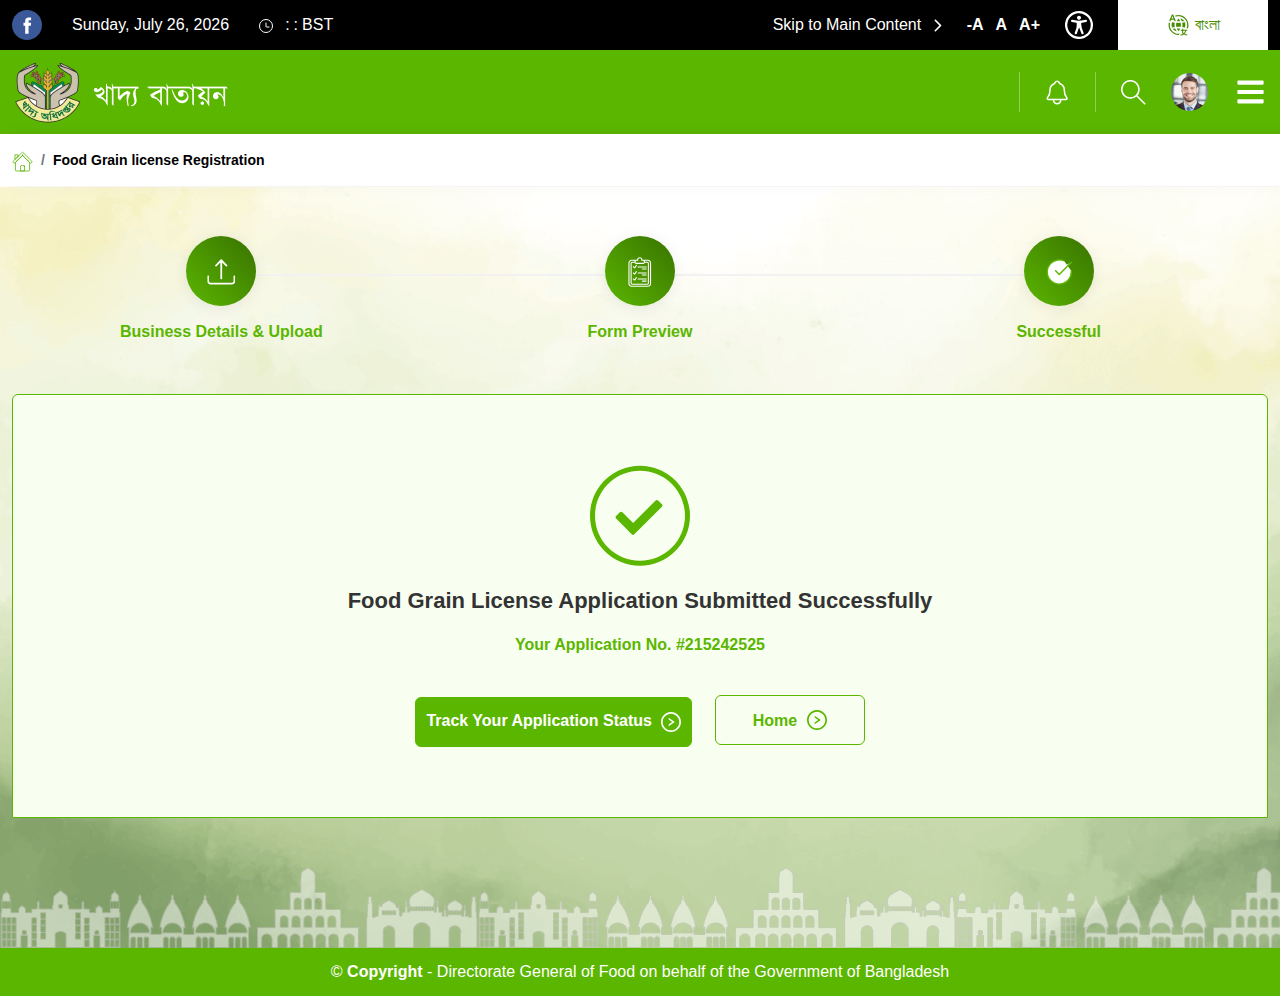
<file: htmls/fgl-05-successful-new.html>
<!DOCTYPE html>
<html lang="en">

<head>
    <meta charset="UTF-8">
    <meta http-equiv="X-UA-Compatible" content="IE=edge">
    <meta name="viewport" content="width=device-width, initial-scale=1.0">
    <title>DG Food</title>
    <link rel="icon" type="image/png" href="images/favicon.png">
    <!-- css-files -->
    <link rel="stylesheet" href="css/bootstrap.min.css">
    <link rel="stylesheet" href="css/fonts.css">
    <link rel="stylesheet" href="css/all.min.css">
    <link rel="stylesheet" href="css/bootstrap-datepicker.min.css">
    <link rel="stylesheet" href="css/owl.carousel.min.css">
    <link rel="stylesheet" href="css/uikit.css">
    <!-- <link rel="stylesheet" href="https://cdn.jsdelivr.net/npm/bootstrap-icons@1.5.0/font/bootstrap-icons.css"> -->
    <link rel="stylesheet" href="css/style.css">
</head>

<body id="body" class="no-scroll"></body>
<!-- header-start -->
<div class="simultaneous no-mouse">
    <div class="hbar" style="border: 4px solid red;"></div>
</div>
<div class="top-header-wrap">
    <div class="container custom-container">
        <div class="row align-items-center">
            <div class="col-lg-6 col-md-6 col-sm-6 col-2">
                <div class="top-left-side">
                    <ul class="social-icon">
                        <li>
                            <a href="https://www.facebook.com/groups/directorategeneraloffood">
                                <svg width="30" height="30" viewBox="0 0 30 30" fill="none"
                                    xmlns="http://www.w3.org/2000/svg">
                                    <path
                                        d="M0 15C0 6.71575 6.71575 0 15 0C23.2843 0 30 6.71575 30 15C30 23.2843 23.2843 30 15 30C6.71575 30 0 23.2843 0 15Z"
                                        fill="#3B5998" />
                                    <path
                                        d="M16.5634 23.8197V15.6589H18.8162L19.1148 12.8466H16.5634L16.5673 11.4391C16.5673 10.7056 16.637 10.3126 17.6905 10.3126H19.0988V7.5H16.8458C14.1394 7.5 13.1869 8.86425 13.1869 11.1585V12.8469H11.5V15.6592H13.1869V23.8197H16.5634Z"
                                        fill="white" />
                                </svg>
                            </a>
                        </li>
                       
                    </ul>
                    <div class="timeText d-flex align-items-center">
                       
                        <span id="Date"></span>
                        <ul class="d-flex">
                            <li class="me-2">
                                <svg width="14" height="14" viewBox="0 0 14 14" fill="none"
                                    xmlns="http://www.w3.org/2000/svg">
                                    <circle cx="7" cy="7" r="6.5" stroke="white" />
                                    <path d="M10 8H7.25C7.11193 8 7 7.88807 7 7.75V4" stroke="white"
                                        stroke-linecap="round" />
                                </svg>
                            </li>
                            <li id="hours"></li>
                            <li id="point">:</li>
                            <li id="min"></li>
                            <li id="point1">:</li>
                            <li id="sec"></li>
                            <li> BST</li>
                        </ul>
                    </div>
                </div>
            </div>
            <div class="col-lg-6 col-md-6 col-sm-6 col-10">
                <div class="top-right-side">
                    <ul class="top-content">
                        <li class="skip-text">
                            <a href="#break">Skip to Main Content
                                <svg class="ms-2" width="8" height="13" viewBox="0 0 8 13" fill="none"
                                    xmlns="http://www.w3.org/2000/svg">
                                    <path fill-rule="evenodd" clip-rule="evenodd"
                                        d="M0.741115 12.3563C1.05293 12.6748 1.55566 12.6748 1.86748 12.3563L7.15566 6.95484C7.40384 6.70134 7.40384 6.29184 7.15566 6.03834L1.86748 0.636841C1.55566 0.318341 1.05293 0.318341 0.741116 0.636841C0.429298 0.955341 0.429298 1.46884 0.741116 1.78734L5.34839 6.49984L0.734752 11.2123C0.429298 11.5243 0.429297 12.0443 0.741115 12.3563Z"
                                        fill="white" />
                                </svg>
                            </a>
                        </li>
                        <li>
                            <div class="darkLight-font">
                                <ul class="font-btn d-flex">
                                    <li> <a href="javascript:;" id="btn-decrease">-A</a> </li>
                                    <li> <a href="javascript:;" id="btn-orig">A</a> </li>
                                    <li> <a href="javascript:;" id="btn-increase">A+</a> </li>
                                </ul>
                            </div>
                        </li>
                        <li class="panel-btn">
                            <svg id="Layer_1" data-name="Layer 1" xmlns="http://www.w3.org/2000/svg" viewBox="0 0 122.88 122.88"><title>accessibility</title><path d="M61.44,0A61.46,61.46,0,1,1,18,18,61.21,61.21,0,0,1,61.44,0Zm-.39,74.18L52.1,98.91a4.94,4.94,0,0,1-2.58,2.83A5,5,0,0,1,42.7,95.5l6.24-17.28a26.3,26.3,0,0,0,1.17-4,40.64,40.64,0,0,0,.54-4.18c.24-2.53.41-5.27.54-7.9s.22-5.18.29-7.29c.09-2.63-.62-2.8-2.73-3.3l-.44-.1-18-3.39A5,5,0,0,1,27.08,46a5,5,0,0,1,5.05-7.74l19.34,3.63c.77.07,1.52.16,2.31.25a57.64,57.64,0,0,0,7.18.53A81.13,81.13,0,0,0,69.9,42c.9-.1,1.75-.21,2.6-.29l18.25-3.42A5,5,0,0,1,94.5,39a5,5,0,0,1,1.3,7,5,5,0,0,1-3.21,2.09L75.15,51.37c-.58.13-1.1.22-1.56.29-1.82.31-2.72.47-2.61,3.06.08,1.89.31,4.15.61,6.51.35,2.77.81,5.71,1.29,8.4.31,1.77.6,3.19,1,4.55s.79,2.75,1.39,4.42l6.11,16.9a5,5,0,0,1-6.82,6.24,4.94,4.94,0,0,1-2.58-2.83L63,74.23,62,72.4l-1,1.78Zm.39-53.52a8.83,8.83,0,1,1-6.24,2.59,8.79,8.79,0,0,1,6.24-2.59Zm36.35,4.43a51.42,51.42,0,1,0,15,36.35,51.27,51.27,0,0,0-15-36.35Z"/></svg>
                            <div class="side-panel">
                                <div class="layout-buttons">
                                    <ul>
                                        <li>
                                            <a class="monocrome" href="javascript:;" onclick="toggleDarkLight()"><i class="fas fa-adjust"></i> &nbsp; Monochrome</a>
                                        </li>
                                        <li>
                                            <a class="invert" href="javascript:;"><i class="fa-solid fa-droplet"></i> &nbsp; Invert Colors</a>
                                        </li>
                                        <li>
                                            <a class="link-high" href="javascript:;"> <i class="fas fa-link"></i> &nbsp; Highlight link</a>
                                        </li>
                                        <li>
                                            <a class="heading-high" href="javascript:;"> <i class="fas fa-link"></i> &nbsp; Highlight Heading</a>
                                        </li>
                                        <li>
                                            <a class="reader-guide" href="javascript:;"> <i class="fas fa-book-open"></i> &nbsp; Reading Guide</a>
                                        </li>
                                        <li>
                                            <a class="cursor" href="javascript:;"><i class="fas fa-mouse-pointer"></i> &nbsp; Big Cursor</a>
                                        </li>
                                        <li>
                                            <a class="" href="https://www.nvaccess.org/files/nvda/releases/2020.4/nvda_2020.4.exe"><i class="fa-solid fa-download"></i> &nbsp; Download Screen Reader</a>
                                        </li>
                                        <li>
                                            <a class="reset" href="javascript:;"><i class="fa-solid fa-arrows-rotate"></i> &nbsp; Reset</a>
                                        </li>
                                       
                                    </ul>
                                </div>
                            </div>
                        </li>
                        <li>
                            <a href="fgl-05-successful-ben.html" class="language-btn">
                                <svg width="23" height="22" viewBox="0 0 23 22" fill="none"
                                    xmlns="http://www.w3.org/2000/svg">
                                    <path
                                        d="M9.82031 14.4605C10.2628 15.4724 10.8257 16.4273 11.4969 17.3045C12.1696 16.4274 12.7342 15.4725 13.1786 14.4605C12.0626 14.409 10.9363 14.409 9.82031 14.4605Z"
                                        fill="#478D00" />
                                    <path
                                        d="M5.86523 14.852C6.80436 16.1836 8.18288 17.1414 9.75841 17.5571C9.11792 16.6284 8.58965 15.6272 8.18466 14.5742C7.4081 14.6411 6.63152 14.7336 5.86523 14.852Z"
                                        fill="#478D00" />
                                    <path
                                        d="M5.07789 8.37158C4.44018 9.98577 4.44018 11.7821 5.07789 13.3962C5.96761 13.2471 6.86249 13.1288 7.73164 13.0414C7.41791 11.6184 7.41791 10.1442 7.73164 8.7213C6.85734 8.63902 5.96761 8.52075 5.07789 8.37158Z"
                                        fill="#478D00" />
                                    <path
                                        d="M9.30546 12.9228C10.0357 12.8817 10.766 12.8611 11.4963 12.8611C12.2318 12.8611 12.9621 12.8817 13.6923 12.9228C14.0215 11.5816 14.0215 10.1806 13.6923 8.83936C12.2313 8.92678 10.7664 8.92678 9.30546 8.83936C8.97631 10.1806 8.97631 11.5816 9.30546 12.9228Z"
                                        fill="#478D00" />
                                    <path
                                        d="M17.9194 13.3962C18.5502 11.7808 18.5502 9.98707 17.9194 8.37158C17.0296 8.52075 16.1348 8.63902 15.2656 8.7213C15.5793 10.1442 15.5793 11.6184 15.2656 13.0414C16.1348 13.1288 17.0296 13.2471 17.9194 13.3962Z"
                                        fill="#478D00" />
                                    <path
                                        d="M13.2344 4.21094C13.8784 5.13833 14.4085 6.13981 14.8133 7.19381C15.5898 7.12695 16.3664 7.02923 17.1327 6.9161C16.1916 5.58424 14.8114 4.62647 13.2344 4.21094V4.21094Z"
                                        fill="#478D00" />
                                    <path
                                        d="M13.1786 7.30687C12.7354 6.29423 12.1706 5.33923 11.4969 4.46289C10.8247 5.33932 10.2617 6.29434 9.82031 7.30687C10.9363 7.35832 12.0626 7.35832 13.1786 7.30687Z"
                                        fill="#478D00" />
                                    <path
                                        d="M2.75002 7.25504C2.85656 7.32201 2.98133 7.35407 3.10696 7.34674C3.23258 7.33941 3.35279 7.29306 3.45081 7.21416C3.65172 7.04476 3.74074 6.72963 3.82901 6.4928L4.14822 5.63548H6.866L7.1852 6.47452C7.30282 6.78307 7.44611 7.24167 7.81007 7.32869C7.90432 7.35049 8.00217 7.35167 8.09691 7.33214C8.19166 7.31261 8.28107 7.27282 8.35901 7.21552C8.43695 7.15821 8.50158 7.08474 8.54848 7.00013C8.59538 6.91552 8.62344 6.82177 8.63073 6.72531C8.60413 6.47662 8.5347 6.23441 8.42553 6.0094L6.67904 1.69561C6.58221 1.39318 6.45156 1.10265 6.28959 0.829513C6.04037 0.466865 5.55956 0.451396 5.14863 0.600099C4.6539 0.77912 4.50783 1.37871 4.33518 1.81699C4.33401 1.81997 2.62517 6.04589 2.62517 6.04589C2.46125 6.45213 2.28454 6.9753 2.75002 7.25504ZM5.49343 1.97203L6.5012 4.6186H4.50391L5.49343 1.97203Z"
                                        fill="#478D00" />
                                    <path
                                        d="M19.792 16.8349C19.9297 16.8349 20.0618 16.7802 20.1592 16.6828C20.2566 16.5854 20.3113 16.4533 20.3113 16.3156C20.3113 16.1779 20.2566 16.0458 20.1592 15.9484C20.0618 15.851 19.9297 15.7963 19.792 15.7963H16.3232L16.3822 15.1396C16.3944 15.0025 16.3517 14.8661 16.2634 14.7605C16.1751 14.6548 16.0484 14.5886 15.9113 14.5763C15.7742 14.564 15.6378 14.6066 15.5321 14.6949C15.4264 14.7831 15.3601 14.9097 15.3477 15.0468L15.2804 15.7963H14.0961C13.9584 15.7963 13.8263 15.851 13.729 15.9484C13.6316 16.0458 13.5769 16.1779 13.5769 16.3156C13.5769 16.4533 13.6316 16.5854 13.729 16.6828C13.8263 16.7802 13.9584 16.8349 14.0961 16.8349H15.1871L15.0231 18.66C15.011 18.7952 15.0523 18.9299 15.1383 19.035C15.3929 19.3262 15.6764 19.5909 15.9843 19.8251C15.3319 20.2336 14.5901 20.4778 13.8225 20.5368C13.6894 20.5487 13.566 20.6115 13.478 20.7122C13.39 20.8128 13.3442 20.9434 13.3501 21.077C13.356 21.2105 13.4132 21.3366 13.5098 21.4291C13.6063 21.5215 13.7348 21.5732 13.8684 21.5733C13.8839 21.5733 13.8996 21.5726 13.9153 21.5713C15.0045 21.4927 16.0478 21.101 16.9194 20.4432C17.649 20.8495 18.5924 21.3258 19.743 21.4346C19.7598 21.4361 19.7763 21.4368 19.7925 21.4368C19.9259 21.4367 20.0542 21.3852 20.1507 21.293C20.2472 21.2009 20.3045 21.0751 20.3107 20.9418C20.317 20.8085 20.2716 20.6779 20.1842 20.5771C20.0967 20.4764 19.9738 20.4131 19.8409 20.4006C19.0112 20.3221 18.3093 19.9703 17.7325 19.6882C18.4329 18.8621 18.9336 17.8858 19.1957 16.8349H19.792ZM16.8187 19.1455C16.5553 18.9587 16.3076 18.7507 16.0782 18.5236L16.2299 16.8349H18.1234C17.8772 17.6974 17.4301 18.4893 16.8187 19.1455V19.1455Z"
                                        fill="#478D00" />
                                    <path
                                        d="M11.5003 0.918947C10.3642 0.918255 9.23631 1.1128 8.16602 1.49409L8.64652 2.67712C10.2406 2.12123 11.9621 2.04205 13.6004 2.44926C15.2387 2.85647 16.7228 3.73242 17.8711 4.96992C19.0194 6.20743 19.782 7.75281 20.0658 9.41698C20.3495 11.0812 20.1419 12.7919 19.4685 14.34H19.7925C20.1262 14.3403 20.4544 14.4255 20.7462 14.5875C21.2211 13.4099 21.4646 12.1517 21.4633 10.8819C21.4633 5.68835 16.9933 0.918947 11.5003 0.918947Z"
                                        fill="#478D00" />
                                    <path
                                        d="M2.81116 10.9943C2.8102 10.2924 2.89578 9.59307 3.06597 8.91214C2.6282 8.91278 2.20187 8.77237 1.85015 8.51172C1.47229 9.98363 1.43599 11.5225 1.74404 13.0105C2.05209 14.4986 2.69633 15.8966 3.6275 17.0975C4.55867 18.2984 5.75211 19.2706 7.11659 19.9395C8.48106 20.6085 9.98044 20.9566 11.5001 20.9572C11.6348 20.9572 11.7731 20.9536 11.9078 20.9463C11.9487 20.5617 12.1033 20.198 12.3519 19.9016C12.4446 19.7893 12.551 19.6891 12.6686 19.6031C12.2814 19.6574 11.891 19.6842 11.5001 19.6832C9.19632 19.681 6.98755 18.7648 5.35854 17.1358C3.72954 15.5068 2.81339 13.298 2.81116 10.9943V10.9943Z"
                                        fill="#478D00" />
                                </svg>
                                বাংলা
                            </a>
                        </li>
                    </ul>
                </div>
            </div>
        </div>
    </div>
</div>
<!--  -->
<header>
    <nav class="navbar navbar-expand-lg">
        <div class="container custom-container d-block">
            <div class="row align-items-center">
                <div class="col-lg-4 col-4">
                    <div class="logo-wrap">
                        <a href="index.html">
                            <img src="images/logo.png" alt="logo">
                        </a>
                    </div>
                </div>
                <div class="col-lg-8 col-8">
                    <div class="header-right">
                        <ul class="d-flex justify-content-end align-items-center">
                           
                            <li class="header-border notify-drop">
                                <a href="javascript:;" class="d-block test1" uk-tooltip="Notification">
                                    <svg width="25" height="28" viewBox="0 0 25 28" fill="none"
                                        xmlns="http://www.w3.org/2000/svg">
                                        <path
                                            d="M16.1337 21.7874V22.7609C16.1337 23.7936 15.7088 24.784 14.9525 25.5142C14.1962 26.2445 13.1704 26.6547 12.1008 26.6547C11.0311 26.6547 10.0054 26.2445 9.24903 25.5142C8.49271 24.784 8.06781 23.7936 8.06781 22.7609V21.7874M22.9191 19.8058C21.3009 17.8936 20.1584 16.9201 20.1584 11.6482C20.1584 6.82045 17.6051 5.10046 15.5035 4.26511C15.2244 4.15438 14.9616 3.90006 14.8766 3.62323C14.5079 2.41188 13.4745 1.34473 12.1008 1.34473C10.727 1.34473 9.69296 2.41249 9.3281 3.62445C9.24303 3.90432 8.98026 4.15438 8.70111 4.26511C6.59705 5.10168 4.04621 6.81558 4.04621 11.6482C4.04306 16.9201 2.9006 17.8936 1.28238 19.8058C0.611904 20.598 1.1992 21.7874 2.37191 21.7874H21.8359C23.0023 21.7874 23.5858 20.5943 22.9191 19.8058Z"
                                            stroke="" stroke-width="1.7" stroke-linecap="round"
                                            stroke-linejoin="round" />
                                    </svg>
                                </a>
                                <div class="notification-box-wrapper">
                                    <div class="notify-box">
                                        <div class="noti-icon">
                                            <span><svg width="25" height="28" viewBox="0 0 25 28" fill="none"
                                                xmlns="http://www.w3.org/2000/svg">
                                                <path
                                                    d="M16.1337 21.7874V22.7609C16.1337 23.7936 15.7088 24.784 14.9525 25.5142C14.1962 26.2445 13.1704 26.6547 12.1008 26.6547C11.0311 26.6547 10.0054 26.2445 9.24903 25.5142C8.49271 24.784 8.06781 23.7936 8.06781 22.7609V21.7874M22.9191 19.8058C21.3009 17.8936 20.1584 16.9201 20.1584 11.6482C20.1584 6.82045 17.6051 5.10046 15.5035 4.26511C15.2244 4.15438 14.9616 3.90006 14.8766 3.62323C14.5079 2.41188 13.4745 1.34473 12.1008 1.34473C10.727 1.34473 9.69296 2.41249 9.3281 3.62445C9.24303 3.90432 8.98026 4.15438 8.70111 4.26511C6.59705 5.10168 4.04621 6.81558 4.04621 11.6482C4.04306 16.9201 2.9006 17.8936 1.28238 19.8058C0.611904 20.598 1.1992 21.7874 2.37191 21.7874H21.8359C23.0023 21.7874 23.5858 20.5943 22.9191 19.8058Z"
                                                    stroke="" stroke-width="1.7" stroke-linecap="round"
                                                    stroke-linejoin="round" />
                                            </svg></span>
                                        </div>
                                        <div class="noti-text">
                                            <h4>Your Application is Approved</h4>
                                            <p>Relate dummy data</p>
                                            <a href="javascript:;">Just Now</a>
                                        </div>
                                    </div>
                                    <div class="notify-box">
                                        <div class="noti-icon">
                                            <span><svg width="25" height="28" viewBox="0 0 25 28" fill="none"
                                                xmlns="http://www.w3.org/2000/svg">
                                                <path
                                                    d="M16.1337 21.7874V22.7609C16.1337 23.7936 15.7088 24.784 14.9525 25.5142C14.1962 26.2445 13.1704 26.6547 12.1008 26.6547C11.0311 26.6547 10.0054 26.2445 9.24903 25.5142C8.49271 24.784 8.06781 23.7936 8.06781 22.7609V21.7874M22.9191 19.8058C21.3009 17.8936 20.1584 16.9201 20.1584 11.6482C20.1584 6.82045 17.6051 5.10046 15.5035 4.26511C15.2244 4.15438 14.9616 3.90006 14.8766 3.62323C14.5079 2.41188 13.4745 1.34473 12.1008 1.34473C10.727 1.34473 9.69296 2.41249 9.3281 3.62445C9.24303 3.90432 8.98026 4.15438 8.70111 4.26511C6.59705 5.10168 4.04621 6.81558 4.04621 11.6482C4.04306 16.9201 2.9006 17.8936 1.28238 19.8058C0.611904 20.598 1.1992 21.7874 2.37191 21.7874H21.8359C23.0023 21.7874 23.5858 20.5943 22.9191 19.8058Z"
                                                    stroke="" stroke-width="1.7" stroke-linecap="round"
                                                    stroke-linejoin="round" />
                                            </svg></span>
                                        </div>
                                        <div class="noti-text">
                                            <h4>Apply Dealer Registration</h4>
                                            <p>Relate dummy data</p>
                                            <a href="javascript:;">03:25 PM</a>
                                        </div>
                                    </div>
                                    <div class="notify-box">
                                        <div class="noti-icon">
                                            <span><svg width="25" height="28" viewBox="0 0 25 28" fill="none"
                                                xmlns="http://www.w3.org/2000/svg">
                                                <path
                                                    d="M16.1337 21.7874V22.7609C16.1337 23.7936 15.7088 24.784 14.9525 25.5142C14.1962 26.2445 13.1704 26.6547 12.1008 26.6547C11.0311 26.6547 10.0054 26.2445 9.24903 25.5142C8.49271 24.784 8.06781 23.7936 8.06781 22.7609V21.7874M22.9191 19.8058C21.3009 17.8936 20.1584 16.9201 20.1584 11.6482C20.1584 6.82045 17.6051 5.10046 15.5035 4.26511C15.2244 4.15438 14.9616 3.90006 14.8766 3.62323C14.5079 2.41188 13.4745 1.34473 12.1008 1.34473C10.727 1.34473 9.69296 2.41249 9.3281 3.62445C9.24303 3.90432 8.98026 4.15438 8.70111 4.26511C6.59705 5.10168 4.04621 6.81558 4.04621 11.6482C4.04306 16.9201 2.9006 17.8936 1.28238 19.8058C0.611904 20.598 1.1992 21.7874 2.37191 21.7874H21.8359C23.0023 21.7874 23.5858 20.5943 22.9191 19.8058Z"
                                                    stroke="" stroke-width="1.7" stroke-linecap="round"
                                                    stroke-linejoin="round" />
                                            </svg></span>
                                        </div>
                                        <div class="noti-text">
                                            <h4>Apply for milling License</h4>
                                            <p>Relate dummy data</p>
                                            <a href="javascript:;">03:25 PM</a>
                                        </div>
                                    </div>
                                    <div class="notify-box">
                                        <div class="noti-icon">
                                            <span><svg width="25" height="28" viewBox="0 0 25 28" fill="none"
                                                xmlns="http://www.w3.org/2000/svg">
                                                <path
                                                    d="M16.1337 21.7874V22.7609C16.1337 23.7936 15.7088 24.784 14.9525 25.5142C14.1962 26.2445 13.1704 26.6547 12.1008 26.6547C11.0311 26.6547 10.0054 26.2445 9.24903 25.5142C8.49271 24.784 8.06781 23.7936 8.06781 22.7609V21.7874M22.9191 19.8058C21.3009 17.8936 20.1584 16.9201 20.1584 11.6482C20.1584 6.82045 17.6051 5.10046 15.5035 4.26511C15.2244 4.15438 14.9616 3.90006 14.8766 3.62323C14.5079 2.41188 13.4745 1.34473 12.1008 1.34473C10.727 1.34473 9.69296 2.41249 9.3281 3.62445C9.24303 3.90432 8.98026 4.15438 8.70111 4.26511C6.59705 5.10168 4.04621 6.81558 4.04621 11.6482C4.04306 16.9201 2.9006 17.8936 1.28238 19.8058C0.611904 20.598 1.1992 21.7874 2.37191 21.7874H21.8359C23.0023 21.7874 23.5858 20.5943 22.9191 19.8058Z"
                                                    stroke="" stroke-width="1.7" stroke-linecap="round"
                                                    stroke-linejoin="round" />
                                            </svg></span>
                                        </div>
                                        <div class="noti-text">
                                            <h4>Your Application is Approved</h4>
                                            <p>Relate dummy data</p>
                                            <a href="javascript:;">Just Now</a>
                                        </div>
                                    </div>
                                    <div class="view-all-btn">
                                        <a href="notification-web.html">View All</a>
                                    </div>
                                </div>
                            </li>
                            <li class="header-border search-wrap">
                                
                                <div class="search_bar hidden-xs">
                                    <div class="lv_search_bar" id="search_button">
                                       <a href="javascript:;" uk-tooltip="Search">
                                          <span>
                                            <svg xmlns="http://www.w3.org/2000/svg" viewBox="0 0 32 32"><path d="M21.15 19.74a12 12 0 1 0-1.41 1.41l10.55 10.56 1.41-1.41zM12 22a10 10 0 1 1 10-10 10 10 0 0 1-10 10z" data-name="49-Search"/></svg>
                                          </span>
                                       </a>
                                    </div>
                                    <div id="search_open" class="lv_search_box" style="display: none;">
                                       <input type="text" placeholder="Search here">
                                       <a href="search.html" type="button" class="searct-btn"><i class="fa fa-search" aria-hidden="true"></i></a>
                                    </div>
                                 </div>
                            </li>
                            <li class="login-drop profile-dropdown">
                                <a href="javascript:;">
                                    <img  class="profile-click rounded-circle" src="images/dashboard-profile.png" alt="img">
                                </a>
                                <ul class="submenu profile-drop">
                                    <li class="p-0">
                                        <a href="javascript:;" class="d-block"> <span><svg width="19" height="22" viewBox="0 0 19 22" fill="none" xmlns="http://www.w3.org/2000/svg">
                                            <path fill-rule="evenodd" clip-rule="evenodd" d="M8.73914 1.04268C6.55081 1.29601 4.59603 2.94552 3.88392 5.1395C2.96356 7.97518 4.14328 11.0235 6.72315 12.4761L6.97625 12.6186L6.70047 12.7112C6.30363 12.8444 5.41378 13.2819 5.01678 13.5389C3.62445 14.4403 2.5823 15.6183 1.85713 17.1104C1.39302 18.0654 1.07075 19.2489 1.015 20.2031C0.985943 20.7002 0.987383 20.7083 1.12779 20.8521C1.42089 21.1523 1.88269 20.9707 1.94364 20.5313C1.95855 20.4238 1.98555 20.1928 2.0036 20.0181C2.02171 19.8433 2.07016 19.5455 2.11135 19.3562C2.654 16.8614 4.30765 14.8202 6.57658 13.8446C10.2975 12.2445 14.5775 13.9339 16.3016 17.6832C16.701 18.5518 16.9168 19.3593 17.0214 20.3761C17.0623 20.7737 17.2313 20.9977 17.4904 20.9977C17.7234 20.9977 17.849 20.9246 17.9454 20.7328C18.0112 20.6016 18.0152 20.4991 17.9699 20.0884C17.6426 17.1132 15.9457 14.5662 13.3936 13.2192C13.0683 13.0475 12.6228 12.8418 12.4036 12.7622L12.0051 12.6173L12.397 12.3874C15.7465 10.4221 16.4237 5.77198 13.7798 2.89209C12.4862 1.4831 10.675 0.81858 8.73914 1.04268ZM10.3464 2.06739C11.4388 2.28074 12.2931 2.75584 13.0445 3.56789C13.6568 4.22949 14.0507 4.93748 14.2807 5.78951C14.3734 6.13323 14.3906 6.33827 14.3899 7.09736C14.3892 7.92535 14.3779 8.03555 14.2488 8.47088C13.6411 10.521 11.9571 11.962 9.95774 12.1426C7.47127 12.3672 5.2943 10.7584 4.67132 8.23587C4.54048 7.70596 4.53796 6.4723 4.66664 5.93963C5.22575 3.62577 7.18166 2.00803 9.44066 1.99103C9.71329 1.98902 10.1209 2.02333 10.3464 2.06739Z" stroke-width="0.3"></path>
                                        </svg></span> My Profile</a>
                                    </li>
                                    <li class="p-0">
                                        <a href="javascript:;" class="d-block"> <span><svg width="17" height="20" viewBox="0 0 17 20" xmlns="http://www.w3.org/2000/svg">
                                            <g clip-path="url(#clip0_57_351)">
                                                <path d="M3.27212 7.51807C3.27212 6.65476 3.27212 5.82742 3.27212 5.03605C3.30973 2.73389 4.70133 0.863391 6.92035 0.215909C10.2677 -0.719343 13.4646 1.40296 13.6903 4.71231C13.7655 5.61159 13.6903 6.54684 13.6903 7.4821C14.1416 7.51807 14.5177 7.51807 14.8938 7.59001C16.0973 7.84181 16.9624 8.77706 16.9624 9.96411C17 12.5181 17 15.072 16.9624 17.626C16.9624 18.9929 15.7588 20.0001 14.2168 20.0001C10.3805 20.0001 6.58186 20.0001 2.74558 20.0001C2.55752 20.0001 2.40708 20.0001 2.21903 19.9641C0.977876 19.7843 0.0376106 18.813 0 17.59C0 15.0361 0 12.4821 0 9.92814C0 8.63318 1.16593 7.55404 2.55752 7.51807C2.74558 7.51807 2.97124 7.51807 3.27212 7.51807ZM8.5 18.7771C10.4181 18.7771 12.3363 18.7771 14.292 18.7771C15.1571 18.7771 15.6836 18.2735 15.6836 17.4461C15.6836 15.0001 15.6836 12.554 15.6836 10.108C15.6836 9.28066 15.1947 8.77706 14.292 8.77706C10.4181 8.77706 6.54425 8.77706 2.67035 8.77706C1.80531 8.77706 1.27876 9.28066 1.27876 10.108C1.27876 12.554 1.27876 14.9641 1.27876 17.4102C1.27876 18.2735 1.80531 18.7771 2.74558 18.7771C4.66372 18.7771 6.58186 18.7771 8.5 18.7771ZM12.3363 7.4821C12.3363 6.36699 12.4491 5.32382 12.2987 4.28066C12.1106 2.62598 10.6062 1.40296 8.87611 1.25907C6.99558 1.11519 5.41593 2.01447 4.81416 3.63318C4.32522 4.89217 4.62611 6.18713 4.55089 7.4821C7.22124 7.4821 9.77876 7.4821 12.3363 7.4821Z"></path>
                                                <path d="M7.86109 14.7483C7.86109 14.5325 7.86109 14.3166 7.86109 14.1008C7.8987 13.813 7.82348 13.5612 7.5602 13.3454C7.03365 12.8778 7.07127 12.0864 7.59781 11.6188C8.08675 11.1512 8.87657 11.1512 9.40312 11.6188C9.92967 12.0864 9.92967 12.8778 9.40312 13.3454C9.17746 13.5612 9.10224 13.7771 9.10224 14.0648C9.10224 14.5684 9.10224 15.072 9.10224 15.5756C9.10224 16.0073 8.87657 16.2591 8.46286 16.2591C8.04914 16.2591 7.86109 16.0073 7.82348 15.5756C7.86109 15.2878 7.86109 15.0001 7.86109 14.7483Z"></path>
                                            </g>
                                            <defs>
                                                <clipPath id="clip0_57_351">
                                                    <rect width="17" height="20"></rect>
                                                </clipPath>
                                            </defs>
                                        </svg></span> Change Password</a>
                                    </li>
                                    <li class="p-0">
                                        <a href="javascript:;" class="d-block"> <span><svg width="17" height="20" viewBox="0 0 17 20" xmlns="http://www.w3.org/2000/svg">
                                            <path d="M8.494 18.0914C5.77114 18.1983 2.978 16.3276 2.06452 13.468C1.2828 11.0271 1.7044 8.7822 3.29421 6.77782C3.74216 6.20769 4.32187 5.78009 4.91036 5.3614C4.98941 5.30795 5.07724 5.24559 5.15629 5.19214C5.49885 4.94271 5.59547 4.45275 5.38466 4.06078C5.17386 3.68663 4.75226 3.55301 4.357 3.72226C3.90905 3.91825 3.51379 4.22113 3.14489 4.53292C1.40577 5.97607 0.378103 7.83791 0.0794678 10.1006C-0.447538 13.9936 1.68684 17.6994 5.28805 19.2139C6.48259 19.7216 7.72984 19.9087 9.01222 19.8285C11.4365 19.6771 13.4391 18.6259 15.0113 16.773C16.0741 15.5258 16.7065 14.0559 16.9173 12.4257C17.2687 9.70866 16.4957 7.33905 14.6863 5.31686C14.1418 4.71109 13.5006 4.20331 12.7891 3.79353C12.4378 3.58864 12.104 3.61536 11.7878 3.85589C11.6385 3.9717 11.5419 4.12314 11.5155 4.31021C11.4716 4.65764 11.5155 4.96943 11.8405 5.19214C12.1655 5.42376 12.4905 5.65537 12.8067 5.90481C13.8519 6.7511 14.5897 7.8201 14.9674 9.11181C15.7316 11.7576 15.1958 14.1094 13.3073 16.1048C12.2709 17.2006 10.9797 17.8331 9.5041 18.0647C9.38991 18.0825 9.27573 18.0914 9.16154 18.1003C8.93317 18.0914 8.71359 18.0914 8.494 18.0914Z"></path>
                                            <path d="M7.6339 5.59296C7.6339 7.16974 7.6339 8.74651 7.6339 10.3233C7.6339 10.5015 7.67782 10.644 7.76566 10.7865C8.09064 11.3032 8.77575 11.4101 9.18857 10.8132C9.29397 10.6707 9.33789 10.5104 9.33789 10.3233C9.32911 7.46371 9.32911 4.60414 9.32032 1.74456C9.32032 1.41495 9.31154 1.08534 9.29397 0.755736C9.27641 0.381586 8.96899 0.0608857 8.60008 0.00743567C8.23118 -0.0460143 7.81836 0.194511 7.70417 0.541936C7.6866 0.604294 7.67782 0.675561 7.67782 0.746827C7.66025 1.76238 7.65147 2.77793 7.64269 3.79348C7.6339 4.39034 7.64269 4.9961 7.6339 5.59296C7.64269 5.59296 7.64269 5.59296 7.6339 5.59296Z"></path>
                                        </svg></span> Logout</a>
                                    </li>
                                </ul>
                            </li>
                            <li class="main-menu">
                                <a href="javascript:;" class="d-block" uk-tooltip="Menu">
                                    <div id="nav-icon2">
                                        <svg xmlns="http://www.w3.org/2000/svg" viewBox="0 0 448 512"><path d="M16 132h416c8.837 0 16-7.163 16-16V76c0-8.837-7.163-16-16-16H16C7.163 60 0 67.163 0 76v40c0 8.837 7.163 16 16 16zm0 160h416c8.837 0 16-7.163 16-16v-40c0-8.837-7.163-16-16-16H16c-8.837 0-16 7.163-16 16v40c0 8.837 7.163 16 16 16zm0 160h416c8.837 0 16-7.163 16-16v-40c0-8.837-7.163-16-16-16H16c-8.837 0-16 7.163-16 16v40c0 8.837 7.163 16 16 16z" fill="#ffffff" /></svg>
                                    </div>
                                </a>
                                <div class="menu-dropdown">
                                    <div class="layout-buttons menu-box">
                                        <ul>
                                            <li>
                                                <a href="fgl-landing.html"> <span><svg width="52" height="37" viewBox="0 0 52 37" fill="none" xmlns="http://www.w3.org/2000/svg">
                                                    <path d="M48.6761 36.9001H3.61239C2.7587 36.9001 1.93998 36.5609 1.33633 35.9573C0.732681 35.3536 0.393555 34.5349 0.393555 33.6812L0.393555 3.63876C0.393555 2.78507 0.732681 1.96635 1.33633 1.3627C1.93998 0.759048 2.7587 0.419922 3.61239 0.419922L48.6761 0.419922C49.5298 0.419922 50.3485 0.759048 50.9522 1.3627C51.5558 1.96635 51.8949 2.78507 51.8949 3.63876V33.6812C51.8949 34.5349 51.5558 35.3536 50.9522 35.9573C50.3485 36.5609 49.5298 36.9001 48.6761 36.9001ZM3.61239 2.56581C3.32783 2.56581 3.05492 2.67885 2.8537 2.88007C2.65249 3.08129 2.53945 3.3542 2.53945 3.63876V33.6812C2.53945 33.9658 2.65249 34.2387 2.8537 34.4399C3.05492 34.6411 3.32783 34.7542 3.61239 34.7542H48.6761C48.9607 34.7542 49.2336 34.6411 49.4348 34.4399C49.636 34.2387 49.749 33.9658 49.749 33.6812V3.63876C49.749 3.3542 49.636 3.08129 49.4348 2.88007C49.2336 2.67885 48.9607 2.56581 48.6761 2.56581H3.61239Z" fill=""/>
                                                    <path d="M50.8219 6.85791H17.5605V9.0038H50.8219V6.85791Z" fill=""/>
                                                    <path d="M15.4146 6.85791H1.46631V9.0038H15.4146V6.85791Z" fill=""/>
                                                    <path d="M47.603 14.3682H1.46631V16.5141H47.603V14.3682Z" fill=""/>
                                                    <path d="M17.5605 20.8057H6.83105V22.9516H17.5605V20.8057Z" fill=""/>
                                                    <path d="M21.8524 20.8057H19.7065V22.9516H21.8524V20.8057Z" fill=""/>
                                                    <path d="M26.1439 20.8057H23.998V22.9516H26.1439V20.8057Z" fill=""/>
                                                    <path d="M30.4359 20.8057H28.29V22.9516H30.4359V20.8057Z" fill=""/>
                                                    <path d="M15.4146 25.0977H6.83105V27.2435H15.4146V25.0977Z" fill=""/>
                                                    <path d="M22.9252 29.3892H6.83105V31.5351H22.9252V29.3892Z" fill=""/>
                                                    <path d="M26.1441 25.0977H17.5605V27.2435H26.1441V25.0977Z" fill=""/>
                                                    </svg>
                                                    </span> Food Grain License</a>
                                            </li>
                                            <li>
                                                <a href="javascript:;"> <span><svg width="59" height="55" viewBox="0 0 59 55" fill="none" xmlns="http://www.w3.org/2000/svg">
                                                    <path d="M58.0951 54.0594C57.7424 54.6799 57.1957 54.8469 56.4932 54.8469C39.3992 54.8344 22.3052 54.8371 5.21116 54.8371C4.14181 54.8371 3.58377 54.4476 3.5951 53.7115C3.60643 52.9921 4.15173 52.6165 5.18425 52.6151C5.53834 52.6151 5.89101 52.6151 6.2706 52.6151C6.2706 48.978 6.2706 45.3937 6.2706 41.7274C5.69839 41.7274 5.12335 41.7274 4.54689 41.7274C1.82465 41.7246 0.193012 40.1175 0.193012 37.4349C0.193012 32.6582 0.193012 27.8815 0.193012 23.1049C0.193012 23.0117 0.191596 22.9198 0.193012 22.8266C0.210009 22.0196 0.656161 21.5062 1.3346 21.5145C2.01161 21.5229 2.4521 22.0335 2.4521 22.8489C2.45635 27.6255 2.50309 32.4036 2.43086 37.1789C2.40111 39.1658 3.49879 39.746 5.32447 39.433C5.32447 39.2062 5.32447 38.9696 5.32447 38.7331C5.32447 33.5125 5.32306 28.2906 5.3273 23.0701C5.3273 22.8127 5.33863 22.5497 5.38538 22.2979C5.48452 21.7761 5.942 21.4088 6.45756 21.4074C6.99152 21.406 7.46459 21.8025 7.54815 22.3466C7.58356 22.5831 7.58639 22.8266 7.58639 23.0659C7.58781 28.3059 7.58781 33.5445 7.58781 38.7846C7.58781 39.003 7.58781 39.2215 7.58781 39.4733C8.5566 39.4733 9.47015 39.4733 10.4616 39.4733C10.4616 39.2521 10.4616 39.0364 10.4616 38.8221C10.4616 33.564 10.4616 28.3059 10.4616 23.0478C10.4616 21.9375 10.8426 21.3921 11.6046 21.4101C12.3482 21.4282 12.7235 21.9723 12.7235 23.0339C12.7235 28.2739 12.7235 33.5126 12.7235 38.7526C12.7235 38.9738 12.7235 39.1964 12.7235 39.5262C13.2816 39.4914 13.8297 39.5276 14.3438 39.4121C15.1738 39.2242 15.5718 38.5786 15.5718 37.5894C15.5732 32.757 15.5732 27.9247 15.5732 23.0923C15.5732 22.0474 15.9769 21.4964 16.729 21.5159C17.4612 21.534 17.8351 22.0641 17.8351 23.0854C17.8351 27.8621 17.8366 32.6387 17.8351 37.4154C17.8351 40.1314 16.2092 41.726 13.4459 41.7274C12.9006 41.7274 12.3567 41.7274 11.7703 41.7274C11.7703 45.352 11.7703 48.9501 11.7703 52.5817C14.1512 52.5817 16.5321 52.5817 18.9668 52.5817C18.9668 52.3618 18.9668 52.1629 18.9668 51.9639C18.9668 49.0573 18.9654 46.1506 18.9668 43.244C18.9682 40.7617 20.4143 38.8472 22.8462 38.1292C25.7101 37.2832 28.5796 36.4526 31.4477 35.6177C32.3755 35.3478 32.4066 35.3102 32.4123 34.3446C32.4165 33.7894 32.3896 33.2329 32.4222 32.6791C32.442 32.3285 32.3004 32.1531 32.0015 31.9917C31.0767 31.4964 30.1659 30.9718 29.251 30.457C27.0216 29.202 26.0019 27.2373 25.8914 24.7857C25.8645 24.1916 25.7937 23.8423 25.1563 23.532C23.0856 22.526 22.4241 20.0257 23.6068 18.0666C23.6635 17.9734 23.7187 17.8788 23.8292 17.6937C23.3405 17.8496 22.934 17.9762 22.5304 18.107C21.9992 18.2781 21.5205 18.2252 21.1508 17.7772C20.8024 17.3542 20.8109 16.8923 21.2047 16.3455C22.8108 14.1067 24.4354 11.8804 26.0316 9.63612C26.2001 9.39958 26.3035 9.06843 26.3078 8.77763C26.3347 7.22343 26.3177 5.66785 26.322 4.11226C26.3248 3.33168 26.5599 2.99218 27.3007 2.74312C30.6277 1.62861 34.0199 0.809076 37.5494 0.660196C41.0336 0.514099 44.4088 1.14301 47.7302 2.11143C48.3605 2.29509 48.9893 2.48989 49.6125 2.69721C50.5671 3.01584 50.7456 3.27742 50.7456 4.28479C50.747 5.78472 50.7314 7.28465 50.7584 8.78319C50.764 9.0726 50.8745 9.40097 51.043 9.6389C52.5798 11.79 54.1392 13.9244 55.6929 16.063C55.7808 16.184 55.8686 16.3037 55.9507 16.4275C56.2496 16.877 56.2722 17.3333 55.9451 17.7716C55.625 18.2002 55.1661 18.2725 54.6774 18.1404C54.2298 18.0193 53.7922 17.8579 53.2313 17.6756C53.7653 18.5174 54.0825 19.3077 54.0358 20.1996C53.9537 21.8067 53.1732 22.981 51.696 23.6489C51.2668 23.8437 51.1833 24.0566 51.179 24.4671C51.1564 27.1594 50.0459 29.2465 47.5942 30.5711C46.7869 31.008 46.0022 31.4894 45.1878 31.9124C44.8097 32.1086 44.6284 32.3285 44.6624 32.7709C44.7077 33.3414 44.6723 33.9174 44.6737 34.4921C44.6751 35.2643 44.7459 35.3645 45.5023 35.5843C48.3704 36.4192 51.2399 37.2499 54.1066 38.0861C55.8332 38.5898 57.0881 39.6222 57.7651 41.2835C57.8968 41.6077 57.9846 41.9486 58.0923 42.2812C58.0951 46.2077 58.0951 50.1328 58.0951 54.0594ZM38.555 15.5983C35.2323 15.5941 31.9364 15.8738 28.6674 16.479C28.2539 16.5556 28.1561 16.717 28.1391 17.0885C28.0981 17.9859 27.7978 18.2851 26.8757 18.4033C26.2766 18.4799 25.8092 18.7526 25.5104 19.273C24.8943 20.3457 25.5543 21.5785 26.8588 21.7997C27.8884 21.9737 28.1306 22.2519 28.1349 23.2677C28.1363 23.7491 28.1066 24.2319 28.1406 24.7105C28.2595 26.3733 28.8955 27.7299 30.4563 28.5828C32.6432 29.7794 34.8102 31.0108 36.9786 32.2394C38.0196 32.8294 39.0394 32.8335 40.0804 32.2436C42.3126 30.9774 44.5505 29.7182 46.7926 28.4659C47.5786 28.0263 48.0984 27.3751 48.4823 26.5889C48.9822 25.5635 48.9327 24.4698 48.9284 23.379C48.9242 22.2325 49.1267 21.9973 50.2612 21.79C51.2031 21.6175 51.788 20.951 51.7739 20.0674C51.7597 19.1936 51.1323 18.5341 50.1918 18.4061C49.2514 18.2781 48.9398 17.9539 48.9327 17.0342C48.9298 16.7086 48.8703 16.5583 48.4936 16.4902C45.2091 15.8891 41.8962 15.5899 38.555 15.5983ZM50.4878 52.5914C50.5006 52.4871 50.5162 52.4161 50.5162 52.3451C50.5176 48.1431 50.5133 43.9411 50.5275 39.7405C50.5289 39.394 50.3632 39.3133 50.0828 39.2326C48.1877 38.6886 46.2912 38.1431 44.4074 37.5657C44.0873 37.4669 43.9074 37.5003 43.678 37.7285C42.3395 39.0587 40.9883 40.3735 39.6385 41.6912C38.8199 42.4913 38.2973 42.494 37.48 41.6995C36.1132 40.3722 34.7549 39.0364 33.3782 37.7188C33.2479 37.5949 32.9817 37.4836 32.8259 37.5267C30.9095 38.0666 29.006 38.6454 27.091 39.1895C26.693 39.3022 26.5273 39.4552 26.5302 39.9005C26.5514 43.9536 26.5429 48.0082 26.5429 52.0613C26.5429 52.238 26.5429 52.4147 26.5429 52.5706C27.0301 52.5706 27.4338 52.5706 27.8714 52.5706C27.8714 52.3257 27.8714 52.1239 27.8714 51.9222C27.8714 49.7015 27.87 47.4794 27.8729 45.2587C27.8729 45.0375 27.8714 44.8121 27.9083 44.5951C27.9918 44.0928 28.4097 43.7421 28.9238 43.7157C29.4733 43.6865 29.9308 43.9967 30.0541 44.5171C30.1135 44.7662 30.1291 45.0292 30.1305 45.2866C30.1362 47.5267 30.1334 49.7655 30.1334 52.0056C30.1334 52.1991 30.1334 52.3925 30.1334 52.5831C35.7747 52.5831 41.3254 52.5831 46.9243 52.5831C46.9243 52.3521 46.9243 52.1517 46.9243 51.9528C46.9243 49.7321 46.9214 47.51 46.9271 45.2894C46.9271 45.0319 46.9455 44.769 47.0036 44.5213C47.1226 44.0162 47.5517 43.7073 48.0744 43.7115C48.7542 43.7171 49.1791 44.1818 49.1819 44.9791C49.1919 47.3111 49.1862 49.6431 49.1862 51.9764C49.1862 52.174 49.1862 52.3716 49.1862 52.5928C49.6479 52.5914 50.0388 52.5914 50.4878 52.5914ZM24.9396 15.0069C34.0468 12.8322 43.0406 12.8308 52.1436 15.0028C51.0629 13.5181 50.0643 12.1323 49.046 10.7618C48.9511 10.6338 48.74 10.5489 48.5701 10.5183C47.4979 10.3235 46.4271 10.0953 45.3436 9.9784C40.249 9.42741 35.1614 9.40932 30.0767 10.1635C28.7949 10.3527 27.8035 10.7409 27.1307 11.9264C26.533 12.9797 25.7257 13.9188 24.9396 15.0069ZM28.6122 8.14732C35.2422 7.04255 41.8452 7.12325 48.4639 8.17515C48.4639 6.9702 48.4639 5.82647 48.4639 4.71195C41.8268 2.27422 35.2153 2.27979 28.6122 4.70917C28.6122 5.86264 28.6122 7.00359 28.6122 8.14732ZM24.2626 40.0772C22.5984 40.2942 21.1268 41.3907 21.2047 43.5905C21.3038 46.383 21.2287 49.1797 21.2287 51.975C21.2287 52.1726 21.2287 52.3702 21.2287 52.5761C22.2768 52.5761 23.2626 52.5761 24.264 52.5761C24.2626 48.395 24.2626 44.2514 24.2626 40.0772ZM52.8078 52.5831C53.8418 52.5831 54.8134 52.5831 55.8332 52.5831C55.8332 52.3535 55.8332 52.1531 55.8332 51.9542C55.8332 49.1213 55.7694 46.287 55.8558 43.4569C55.9125 41.5882 54.6264 40.3026 52.8078 40.0855C52.8078 44.2444 52.8078 48.3991 52.8078 52.5831ZM42.4089 33.4764C41.1484 34.2458 39.9615 34.9234 38.5267 34.9248C37.099 34.9248 35.9192 34.2305 34.6756 33.4972C34.6756 34.2889 34.6685 34.954 34.6813 35.6177C34.6841 35.7346 34.7337 35.8807 34.8144 35.9628C36.0297 37.197 37.2534 38.4242 38.5437 39.7196C39.8354 38.4256 41.0351 37.2262 42.2276 36.0212C42.3126 35.935 42.399 35.8042 42.4019 35.6915C42.4174 34.9944 42.4089 34.2973 42.4089 33.4764ZM9.42907 52.59C9.42907 48.9473 9.42907 45.3506 9.42907 41.751C9.13305 41.751 8.87669 41.751 8.59201 41.751C8.59201 45.3728 8.59201 48.9696 8.59201 52.59C8.87669 52.59 9.13447 52.59 9.42907 52.59Z" fill=""/>
                                                    </svg>
                                                    
                                                    </span> Farmer Portal</a>
                                            </li>
                                            <li>
                                                <a href="javascript:;"> <span><svg width="52" height="51" viewBox="0 0 52 51" fill="none" xmlns="http://www.w3.org/2000/svg">
                                                    <g clip-path="url(#clip0_2_28)">
                                                    <path d="M0.889648 14.9081C0.955796 14.7633 1.02039 14.6178 1.08809 14.473C1.49821 13.5909 2.18381 13.1044 3.1589 13.039C3.32232 13.0281 3.4873 13.0335 3.65151 13.0335C14.695 13.0335 25.7394 13.0335 36.7829 13.0335C37.5946 13.0335 37.9642 13.278 37.9681 13.8167C37.972 14.3539 37.5922 14.6115 36.793 14.6115C25.7495 14.6115 14.7052 14.6115 3.66162 14.6115C2.8484 14.6115 2.47953 14.8529 2.47174 15.3893C2.46396 15.9287 2.84373 16.1895 3.64061 16.1895C5.4157 16.1895 7.19079 16.1895 8.9651 16.1895C9.06394 16.1895 9.16199 16.1895 9.26082 16.1895C9.97911 16.1911 10.3456 16.4519 10.3534 16.9673C10.3612 17.4842 9.98533 17.7676 9.28339 17.7676C7.41025 17.7683 5.53632 17.7676 3.66318 17.7683C2.84917 17.7683 2.4803 18.0097 2.47252 18.546C2.46396 19.0855 2.8445 19.3471 3.64061 19.3471C9.40868 19.3471 15.1775 19.3471 20.9456 19.3471C21.0935 19.3471 21.2421 19.3401 21.3892 19.3502C21.8608 19.3814 22.1806 19.6935 22.1884 20.1225C22.197 20.5694 21.8654 20.8948 21.3674 20.9236C21.2203 20.9321 21.0717 20.9259 20.9238 20.9259C15.2211 20.9259 9.51841 20.9259 3.81571 20.9259C2.08108 20.9259 1.54179 20.5623 0.890427 18.9524C0.890427 18.6566 0.890427 18.3608 0.890427 18.0642C1.07564 17.6936 1.26085 17.3223 1.43284 16.9789C1.24762 16.6099 1.06864 16.2526 0.889648 15.8945C0.889648 15.566 0.889648 15.2367 0.889648 14.9081Z" fill=""/>
                                                    <path d="M0.889648 45.8876C1.35969 45.2002 1.83673 44.5174 2.29276 43.8207C2.36357 43.7125 2.37758 43.5365 2.35501 43.4026C1.80949 40.147 1.81027 36.8562 1.68186 33.5726C1.54723 30.13 2.07875 26.756 2.61493 23.3797C2.71532 22.7484 3.06007 22.444 3.53477 22.5156C4.03283 22.5903 4.25072 22.992 4.16279 23.6491C3.8803 25.765 3.52777 27.8763 3.34567 30.0008C3.21104 31.5679 3.26551 33.1545 3.29742 34.731C3.35656 37.7064 3.50287 40.6763 3.97446 43.6229C4.02038 43.9094 3.88419 44.2667 3.73166 44.5338C3.43905 45.0452 3.06785 45.5116 2.74178 46.0044C2.40793 46.5096 2.55735 46.9308 3.14022 47.123C3.29197 47.1729 3.47796 47.2157 3.62271 47.1744C4.81959 46.8335 5.96511 47.2305 7.12309 47.4033C10.8733 47.9623 14.611 48.6139 18.3721 49.0903C21.8903 49.5356 25.4335 49.4399 28.9456 48.9743C32.4109 48.515 35.8584 47.9272 39.3136 47.394C39.828 47.3146 40.2397 47.5637 40.3261 48.0183C40.4078 48.4465 40.1323 48.8591 39.642 48.9385C36.3206 49.4741 33.0047 50.0595 29.6701 50.5017C26.5222 50.919 23.3487 50.9782 20.1728 50.831C16.8359 50.6761 13.5277 50.276 10.2429 49.6882C8.48184 49.3737 6.73165 49.0031 4.97368 48.6684C4.77135 48.6294 4.54567 48.6217 4.34644 48.6684C2.76124 49.0366 1.56669 48.4099 0.977586 46.8848C0.961243 46.8436 0.919999 46.8117 0.891205 46.7751C0.889648 46.4792 0.889648 46.1834 0.889648 45.8876Z" fill=""/>
                                                    <path d="M23.7705 0.404785C25.6094 0.780798 27.2787 1.54995 28.8429 2.57523C31.7495 4.47943 34.2561 6.84216 36.6444 9.34268C36.8257 9.53264 37.0039 9.72648 37.1837 9.91877C37.6576 10.4263 37.7105 10.9028 37.3308 11.2461C36.9471 11.5941 36.5121 11.5038 36.0164 10.9822C35.4615 10.3991 34.9113 9.80978 34.3417 9.24148C32.1736 7.07726 29.9347 4.98856 27.253 3.47128C26.2366 2.89597 25.1246 2.43276 24.0009 2.11747C22.3822 1.66361 20.8935 2.29264 19.4764 3.02987C16.8841 4.37822 14.6989 6.27074 12.6087 8.27693C11.6725 9.17531 10.8009 10.1414 9.86783 11.0429C9.65616 11.2477 9.30752 11.4119 9.02425 11.408C8.81881 11.4049 8.48184 11.1161 8.44916 10.9145C8.40402 10.6389 8.50597 10.2473 8.69352 10.0402C10.5332 7.999 12.5028 6.08858 14.6491 4.36888C16.1775 3.14509 17.7666 1.99914 19.5853 1.24167C20.4242 0.891344 21.3215 0.678815 22.1923 0.404785C22.7184 0.404785 23.2444 0.404785 23.7705 0.404785Z" fill=""/>
                                                    <path d="M32.1791 21.7139C32.5978 21.4328 33.0056 21.1596 33.4437 20.8653C32.9277 19.8759 32.4157 18.8887 31.8974 17.9039C31.7223 17.5707 31.6842 17.2477 31.9324 16.937C32.3083 16.4668 32.9783 16.5758 33.2974 17.1753C33.8982 18.3064 34.4935 19.4407 35.0717 20.5827C35.548 21.5239 35.9978 22.4784 36.4834 23.4756C36.7254 23.2903 37.0195 23.0031 37.3682 22.8155C37.667 22.6543 38.0219 22.585 38.3612 22.5181C38.5293 22.4846 38.7168 22.5492 38.9059 22.571C38.9262 22.5274 38.969 22.4815 38.9612 22.4449C38.4795 20.1141 38.881 17.7584 38.7705 15.4166C38.7487 14.9464 39.1044 14.6241 39.5332 14.6156C39.9806 14.6062 40.3269 14.9363 40.3332 15.4345C40.3472 16.568 40.3378 17.7015 40.3378 18.8677C40.8631 18.9253 41.3619 18.9806 41.9005 19.0398C41.9946 17.6143 42.5433 16.3734 43.3829 15.243C43.4771 15.1161 43.4888 14.9059 43.4903 14.7339C43.4997 13.6985 43.4919 12.6623 43.4966 11.6261C43.4989 11.036 43.7861 10.6842 44.2608 10.6694C44.7526 10.6546 45.0693 11.0213 45.0716 11.6293C45.0763 12.6654 45.0646 13.7008 45.0802 14.737C45.0833 14.9347 45.1355 15.166 45.2475 15.3232C46.0343 16.4287 46.572 17.6244 46.6623 19.0351C47.1759 18.9814 47.6716 18.9292 48.2288 18.8708C48.2288 17.9631 48.2288 17.0663 48.2288 16.1687C48.2288 15.9382 48.2226 15.7078 48.2304 15.4781C48.2491 14.948 48.5775 14.6031 49.0405 14.6171C49.4849 14.6304 49.7993 14.9643 49.8031 15.4758C49.8125 16.758 49.8179 18.0409 49.8024 19.3231C49.7891 20.3974 49.7424 21.4718 49.7098 22.5671C49.8747 22.5547 50.1315 22.5243 50.3891 22.5165C51.0786 22.4955 51.4459 22.8147 51.3635 23.4904C51.2452 24.4627 51.0397 25.4242 50.8568 26.4728C51.516 26.7212 51.4374 27.3603 51.3206 27.9901C51.1751 28.7787 50.9961 29.5603 50.8172 30.412C51.4942 30.6611 51.4389 31.2816 51.3261 31.8989C51.1798 32.7031 50.9977 33.5003 50.8187 34.3636C51.4444 34.5793 51.435 35.1437 51.3471 35.7206C51.2638 36.2717 51.1829 36.8276 51.0366 37.364C50.2506 40.2436 48.2413 41.6916 45.3923 42.14C45.3113 42.1525 45.2312 42.1657 45.0934 42.1867C45.0857 42.3565 45.0709 42.5301 45.0709 42.7037C45.0716 44.973 45.0748 47.2415 45.0763 49.5108C45.0763 49.7241 45.0794 49.939 45.0654 50.1515C45.0397 50.5423 44.8257 50.8047 44.4522 50.8911C44.0755 50.9783 43.7767 50.8304 43.5915 50.4808C43.0997 49.5521 42.6047 48.6249 42.1168 47.6946C41.4312 46.3875 40.7503 45.0773 40.0756 43.7842C39.3775 43.9376 38.7145 44.1151 38.0413 44.2248C35.9915 44.5604 34.2359 43.9282 32.7892 42.4779C32.2491 41.9361 31.8149 41.286 31.348 40.6733C31.0359 40.2639 30.9947 39.8333 31.3137 39.4791C30.7114 38.71 30.12 37.9689 29.5457 37.216C29.2258 36.7957 29.1542 36.3504 29.4881 35.9814C28.8811 35.2052 28.2717 34.4781 27.7231 33.7082C27.3192 33.1422 27.3534 32.9912 27.6577 32.4789C27.0554 31.7105 26.4359 30.9881 25.8959 30.2112C25.3978 29.4957 25.5581 29.066 26.3472 28.7063C26.5379 28.6191 26.7309 28.5358 26.9488 28.4401C25.4842 26.6433 24.7682 24.4635 23.6274 22.5204C23.5939 22.4636 23.5667 22.4036 23.5371 22.3452C23.2546 21.7808 23.3465 21.3488 23.7986 21.1183C24.2398 20.8933 24.6468 21.0724 24.9449 21.6353C25.3745 22.448 25.797 23.2646 26.2243 24.0789C26.2997 24.2222 26.3822 24.3615 26.4678 24.5141C26.9636 24.3203 27.432 24.1366 27.9246 23.9435C27.3332 22.6457 27.2601 21.3052 27.4702 19.9304C27.4943 19.7715 27.4219 19.5793 27.3449 19.4274C26.8764 18.5049 26.3908 17.5918 25.9169 16.6724C25.6266 16.1095 25.7145 15.6658 26.1496 15.4353C26.5791 15.2072 27.0219 15.3925 27.3075 15.9328C27.79 16.8475 28.2593 17.77 28.7495 18.6809C28.8367 18.8428 28.976 19.0141 29.1348 19.0942C30.3309 19.6984 31.3643 20.4815 32.0686 21.6477C32.0912 21.6812 32.1488 21.6952 32.1791 21.7139ZM33.8709 31.9752C33.8748 33.0916 33.5402 33.3508 32.5721 33.136C31.5184 32.9016 30.4935 33.0402 29.3371 33.4403C29.8834 33.9635 30.3628 34.4213 30.8414 34.8798C31.1386 35.1639 31.4655 35.2177 31.874 35.1164C32.9449 34.8518 34.0227 34.8666 35.0873 35.1787C35.4732 35.2916 35.7098 35.5446 35.7044 35.965C35.6997 36.3371 35.5005 36.6018 35.1495 36.689C34.955 36.7373 34.7254 36.6968 34.5231 36.6501C33.4149 36.3924 32.3472 36.5318 31.134 36.9615C31.7877 37.5446 32.3488 38.0646 32.9355 38.5535C33.0522 38.6508 33.2818 38.6897 33.4343 38.6532C35.1114 38.2437 36.7184 38.3667 38.3013 39.2939C38.2514 39.1592 38.2382 39.1008 38.2102 39.0502C37.6289 38.0163 37.3448 36.893 37.2102 35.7245C37.1433 35.1453 37.1207 34.5847 37.7448 34.3582C37.5651 33.5042 37.3806 32.7078 37.2336 31.9044C37.1207 31.2878 37.0795 30.6712 37.7441 30.4042C37.5682 29.5751 37.3915 28.8099 37.246 28.0384C37.1246 27.393 37.0499 26.7437 37.7962 26.4207C37.632 25.8687 37.4826 25.3674 37.3145 24.8029C36.0328 25.7628 35.0351 26.8597 34.9083 28.5296C34.7923 30.0547 35.3557 31.3937 36.0569 32.6953C36.2125 32.9834 36.3853 33.2691 36.4888 33.5766C36.6188 33.9619 36.4904 34.3068 36.1184 34.4952C35.7355 34.6891 35.3705 34.6213 35.1223 34.2515C34.9589 34.0079 34.8437 33.7315 34.7013 33.473C34.446 33.0052 34.1845 32.5389 33.8709 31.9752ZM45.2156 40.5184C47.5144 40.4779 49.6242 38.3643 49.6638 36.0639C47.3425 36.1262 45.2281 38.2444 45.2156 40.5184ZM38.8686 36.0592C39.1845 38.643 41.3689 40.7707 43.3806 40.4888C43.0351 37.9074 41.2732 36.1635 38.8686 36.0592ZM33.1433 40.4281C34.4452 42.541 36.9464 43.3342 39.1487 42.2895C37.7013 40.1588 35.502 39.4698 33.1433 40.4281ZM33.6958 31.8507C32.2919 29.6958 29.9674 28.9298 27.5425 30.0033C28.1036 30.5179 28.6095 31.0278 29.1698 31.4692C29.3511 31.6117 29.6857 31.6498 29.9285 31.6086C31.2032 31.3914 32.4593 31.326 33.6958 31.8507ZM49.8389 28.1326C47.1697 28.4012 45.225 30.3342 45.2374 32.4828C45.7456 32.1216 46.2452 31.6872 46.8148 31.3843C47.3868 31.0807 48.0304 30.9149 48.6358 30.6712C48.7603 30.6214 48.9051 30.5148 48.9533 30.398C49.2498 29.681 49.5214 28.9539 49.8389 28.1326ZM45.2008 28.56C45.7394 28.1769 46.239 27.7425 46.8078 27.4397C47.379 27.1353 48.0211 26.9656 48.6288 26.7282C48.73 26.6885 48.8498 26.6285 48.9028 26.5421C49.3386 25.8267 49.6031 25.0528 49.6958 24.2074C47.2351 24.4036 45.5798 26.0213 45.2008 28.56ZM38.7534 28.1279C39.018 28.8768 39.2468 29.5346 39.4841 30.1886C39.5993 30.5054 39.8382 30.6378 40.1643 30.7483C40.8281 30.9741 41.4833 31.2489 42.0973 31.5868C42.5549 31.8382 42.9409 32.2197 43.3658 32.5482C43.0296 30.0196 41.4335 28.4409 38.7534 28.1279ZM43.3627 28.6635C43.1145 26.1568 41.2133 24.2923 38.8569 24.223C38.9822 25.0443 39.2118 25.8158 39.6468 26.5188C39.695 26.5966 39.7806 26.6822 39.8631 26.7025C41.1954 27.0209 42.3728 27.6234 43.3627 28.6635ZM43.3814 36.5792C42.9783 33.9074 41.0063 32.0056 38.7565 32.1465C39.039 32.8923 39.2981 33.6069 39.5876 34.3099C39.6413 34.4399 39.8009 34.5801 39.937 34.6135C41.2359 34.9358 42.3806 35.5291 43.3814 36.5792ZM49.8312 32.0819C47.1557 32.3738 45.4374 34.0686 45.2141 36.4438C45.7277 36.0771 46.2265 35.6388 46.7969 35.3375C47.3853 35.0261 48.046 34.8549 48.6677 34.6034C48.7915 34.5536 48.9269 34.4345 48.9751 34.3146C49.2615 33.6077 49.5246 32.8923 49.8312 32.0819ZM33.3651 27.5207C33.6927 26.8566 33.955 26.2003 34.3223 25.6095C34.9674 24.5725 34.9487 23.3145 34.1448 22.258C33.7355 22.5772 33.3129 22.8816 32.9254 23.2249C32.8126 23.3246 32.7573 23.5348 32.7487 23.699C32.7075 24.4674 32.6888 25.2366 32.6717 26.0057C32.6694 26.1139 32.6982 26.2338 32.7464 26.3311C32.9433 26.7266 33.1534 27.1159 33.3651 27.5207ZM43.474 24.6644C43.5697 23.8649 43.5378 23.0381 42.9067 22.3087C42.6273 21.9856 42.5129 21.5232 42.3043 21.1347C42.225 20.9875 42.1121 20.7898 41.9775 20.754C41.4499 20.6154 40.9082 20.5313 40.2507 20.4045C40.323 20.958 40.2974 21.4048 40.4499 21.7777C40.6616 22.2931 40.9137 22.8606 41.3168 23.2125C41.9689 23.7823 42.758 24.1949 43.474 24.6644ZM48.2452 20.4683C47.8569 20.5049 47.516 20.5251 47.179 20.5718C46.6631 20.6442 46.2732 20.8389 46.123 21.4235C46.0281 21.7941 45.8281 22.1779 45.5689 22.4573C44.93 23.1486 45.0748 23.9505 45.0872 24.662C45.8086 24.1911 46.5425 23.7138 47.2732 23.2312C47.3526 23.179 47.4156 23.0988 47.4802 23.0256C48.1074 22.3188 48.2981 21.4772 48.2452 20.4683ZM27.0951 25.9107C27.3488 26.3023 27.4756 26.634 27.7122 26.8348C28.1892 27.2396 28.6795 27.7402 29.2484 27.8975C30.1067 28.1357 31.0367 28.1139 31.9324 28.2026C31.8258 27.9948 31.7044 27.7122 31.5425 27.4553C31.3916 27.2155 31.2359 26.9493 31.0149 26.7873C30.4375 26.3631 29.825 25.9863 29.2219 25.597C29.1044 25.5207 28.9511 25.4001 28.8437 25.425C28.2826 25.5573 27.7293 25.7294 27.0951 25.9107ZM43.4662 46.8227C43.4662 45.1871 43.4662 43.697 43.4662 42.2693C42.46 41.9734 41.4981 41.6901 40.5985 41.4254C41.5176 43.1544 42.4608 44.9309 43.4662 46.8227ZM29.0149 20.8568C28.6383 22.4091 29.6787 24.4005 31.1519 24.9945C31.5091 23.4647 30.6266 21.7365 29.0149 20.8568ZM44.2701 21.5021C45.3386 20.1172 45.3152 17.8152 44.2483 16.8288C43.2491 18.3158 43.2483 19.9724 44.2701 21.5021Z" fill=""/>
                                                    <path d="M19.461 16.1905C20.5785 16.1905 21.696 16.1874 22.8135 16.192C23.4011 16.1944 23.7544 16.4855 23.7668 16.9604C23.7793 17.4532 23.4135 17.7669 22.8034 17.7685C20.552 17.7716 18.2999 17.7716 16.0485 17.7685C15.4579 17.7677 15.1085 17.4773 15.096 16.9993C15.0836 16.5034 15.4447 16.1951 16.0587 16.1928C17.1925 16.1874 18.3264 16.1905 19.461 16.1905Z" fill=""/>
                                                    <path d="M21.3826 5.13668C20.9546 5.12501 20.6068 4.75834 20.6184 4.33094C20.6301 3.90121 20.9943 3.55478 21.4231 3.56568C21.8511 3.57658 22.1998 3.94325 22.1881 4.37064C22.1764 4.79804 21.8083 5.14836 21.3826 5.13668Z" fill=""/>
                                                    <path d="M26.1332 5.14595C26.13 5.57335 25.7682 5.92912 25.3417 5.926C24.9137 5.92211 24.5596 5.56245 24.5635 5.13427C24.5674 4.70455 24.9254 4.35189 25.3542 4.355C25.7822 4.35889 26.1363 4.71856 26.1332 5.14595Z" fill=""/>
                                                    <path d="M23.7659 6.72457C23.7628 7.15196 23.4017 7.50773 22.9753 7.50462C22.5473 7.50073 22.1932 7.14106 22.1963 6.71289C22.1994 6.28316 22.5574 5.9305 22.9862 5.93361C23.415 5.93673 23.7698 6.29639 23.7659 6.72457Z" fill=""/>
                                                    <path d="M19.8207 7.52201C19.813 7.9494 19.448 8.30206 19.0215 8.29427C18.5935 8.28649 18.2433 7.92215 18.2511 7.49476C18.2589 7.06503 18.6208 6.71549 19.0495 6.72327C19.4776 6.73106 19.8285 7.09461 19.8207 7.52201Z" fill=""/>
                                                    <path d="M27.7115 8.27775C27.7224 8.70359 27.373 9.07182 26.9457 9.0835C26.5185 9.0944 26.1527 8.74563 26.1419 8.31746C26.131 7.88851 26.4773 7.52417 26.9068 7.51249C27.3333 7.50081 27.6998 7.84958 27.7115 8.27775Z" fill=""/>
                                                    <path d="M16.6655 10.6795C16.6569 11.1069 16.2919 11.4596 15.8663 11.451C15.4382 11.4424 15.088 11.0789 15.0958 10.6507C15.1044 10.2218 15.4663 9.87223 15.8943 9.88001C16.3223 9.88857 16.6733 10.2521 16.6655 10.6795Z" fill=""/>
                                                    <path d="M20.6118 9.87983C21.0398 9.87827 21.3977 10.234 21.3993 10.6622C21.4009 11.0888 21.0437 11.4493 20.6164 11.4508C20.1892 11.4524 19.8312 11.0958 19.8297 10.6677C19.8281 10.2379 20.1822 9.88138 20.6118 9.87983Z" fill=""/>
                                                    <path d="M24.551 11.4509C24.123 11.4462 23.7697 11.085 23.7744 10.6568C23.7791 10.2271 24.1386 9.8752 24.5666 9.87987C24.9946 9.88454 25.3487 10.245 25.344 10.6732C25.3393 11.1005 24.9775 11.4555 24.551 11.4509Z" fill=""/>
                                                    <path d="M30.0947 9.88001C30.5227 9.8878 30.8744 10.2506 30.8666 10.678C30.8588 11.1054 30.4939 11.458 30.0682 11.4502C29.6402 11.4424 29.2892 11.0789 29.297 10.6515C29.3048 10.2225 29.6666 9.87223 30.0947 9.88001Z" fill=""/>
                                                    <path d="M12.738 17.7655C12.3116 17.7732 11.9474 17.4214 11.9396 16.9932C11.9318 16.5642 12.2812 16.2022 12.7108 16.1945C13.138 16.1867 13.5014 16.5378 13.5092 16.9659C13.517 17.3926 13.1653 17.7577 12.738 17.7655Z" fill=""/>
                                                    </g>
                                                    <defs>
                                                    <clipPath id="clip0_2_28">
                                                    <rect width="50.5103" height="50.5103" fill="white" transform="translate(0.889648 0.404785)"/>
                                                    </clipPath>
                                                    </defs>
                                                    </svg>
                                                    </span> FFP Beneficiary Portal</a>
                                            </li>
                                            <li>
                                                <a href="javascript:;"> <span>
                                                    <svg width="52" height="51" viewBox="0 0 52 51" fill="none" xmlns="http://www.w3.org/2000/svg">
                                                        <g clip-path="url(#clip0_2_11)">
                                                        <path d="M51.4 41.9154V49.1771H49.3243V41.9154C49.3243 39.5841 48.0434 37.4583 45.9815 36.3692L37.7606 32.0277L27.2694 50.314H25.0202L14.529 32.0277L6.30806 36.3696C4.24622 37.4587 2.96531 39.5845 2.96531 41.9158V49.1775H0.889648V41.9158C0.889648 38.813 2.59437 35.9844 5.3385 34.5346L15.3317 29.2563L26.1448 48.103L36.958 29.2559L46.9511 34.5342C49.6952 35.9844 51.4 38.8126 51.4 41.9154ZM25.6326 35.5093H27.1376C27.5982 35.5093 27.9845 35.1372 27.9932 34.6739L31.1378 36.282C31.7072 36.5396 32.3513 36.1245 32.3513 35.5006V31.5861C32.3513 30.9622 31.7072 30.5475 31.1378 30.8048L27.9557 32.4329C27.8499 32.0837 27.5208 31.8264 27.1373 31.8264H25.6322C25.2372 31.8264 24.8998 32.0983 24.8023 32.4673L21.5543 30.8048C20.9849 30.5471 20.3381 30.9622 20.3381 31.5861V35.5006C20.3381 36.1245 20.9849 36.5392 21.5543 36.282L24.7735 34.6337V34.6506C24.7743 35.1257 25.1634 35.5093 25.6326 35.5093ZM15.3048 15.126C15.0081 14.306 14.7851 13.1632 14.7851 11.571C14.7851 9.31617 16.1627 5.82385 19.1862 3.4842C21.1897 1.93377 24.6216 0.356506 29.5992 1.64768C36.8696 3.53313 37.5795 11.024 36.8652 15.4496L36.958 15.4129C37.2362 16.113 37.259 16.843 37.259 17.592C37.259 20.1195 35.8874 22.4342 34.5346 23.8406C33.2908 28.0417 29.9307 30.9192 26.0974 31.0317C22.1999 30.9188 18.8358 28.0417 17.5928 23.8406C16.24 22.435 14.868 20.1195 14.868 17.592C14.868 16.843 14.8909 16.113 15.1691 15.4129C15.2081 15.3127 15.2555 15.2188 15.3048 15.126ZM35.183 17.592C35.183 17.4464 35.181 17.3169 35.1779 17.193H33.6558L33.7135 16.1007C33.7809 14.8178 33.101 12.621 32.6085 11.2648C31.4271 11.2801 29.4102 10.6472 26.1491 7.95397C24.0009 7.2046 22.28 7.28155 21.0302 8.18047C18.6152 9.91992 18.2009 14.5065 18.2455 16.1268L18.2928 17.8579L16.9488 17.1859C16.9456 17.3114 16.9436 17.4436 16.9436 17.592C16.9436 19.6017 18.1823 21.5227 19.2426 22.5566L19.4459 22.7547L19.5201 23.0281C20.4561 26.4861 23.0996 28.8688 26.0978 28.9564C29.0306 28.8684 31.6709 26.4861 32.6078 23.0281L32.6819 22.7547L32.8852 22.5566C33.9447 21.5223 35.183 19.6013 35.183 17.592ZM36.3167 47.0367H45.7598V44.5566H36.3167V47.0367V47.0367Z" fill=""/>
                                                        </g>
                                                        <defs>
                                                        <clipPath id="clip0_2_11">
                                                        <rect width="50.5103" height="50.5103" fill="" transform="translate(0.889648 0.487305)"/>
                                                        </clipPath>
                                                        </defs>
                                                        </svg>
                                                        
                                                </span> Dealer Portal</a>
                                            </li>
                                        </ul>
                                        <ul>
                                            <li>
                                                <a href="javascript:;"> <span><svg width="40" height="50" viewBox="0 0 40 50" fill="none" xmlns="http://www.w3.org/2000/svg">
                                                    <path d="M3.31551 49.2987C2.31485 48.6714 2.16788 48.2807 2.45815 47.039C2.65412 46.1996 2.83417 45.3551 3.04238 44.5183C3.68663 41.9218 5.81533 40.1801 8.37394 40.1595C10.025 40.1467 11.6748 40.1492 13.3258 40.1634C13.6087 40.166 13.7594 40.0991 13.8586 39.7996C14.3106 38.4397 14.776 37.0836 15.2634 35.7378C15.381 35.4113 15.3026 35.2712 15.0479 35.0822C12.4574 33.1592 11.033 30.537 10.8223 27.2053C10.7635 26.2849 10.7672 26.2939 9.95149 26.0163C7.40267 25.1435 4.99227 24.0021 3.05463 21.9866C1.75512 20.6356 0.876935 19.0443 0.851214 17.0699C0.821819 14.8449 1.82616 13.1057 3.33021 11.6507C5.15149 9.88709 7.34756 8.8125 9.67591 8.02584C10.8064 7.64407 11.9675 7.35871 13.1237 7.06693C13.436 6.98852 13.5487 6.85612 13.5744 6.53477C13.6516 5.57715 13.7214 4.61696 13.8549 3.66576C14.144 1.59627 15.8207 0.0627884 17.8196 0.0357951C19.5772 0.0113725 21.3348 0.0242265 23.0924 0.0306535C25.4293 0.0396513 27.1416 1.71581 27.3375 4.16835C27.4 4.95116 27.4882 5.7314 27.5384 6.51421C27.5604 6.86255 27.6964 6.99366 28.0234 7.06307C30.9005 7.67364 33.66 8.61584 36.1377 10.3241C37.1408 11.0157 38.0423 11.8268 38.7845 12.8217C40.825 15.5583 40.765 18.6985 38.6192 21.3451C37.147 23.1614 35.2485 24.335 33.1823 25.2348C32.3947 25.578 31.5864 25.8762 30.7707 26.1384C30.4253 26.2489 30.3212 26.4173 30.315 26.7721C30.282 28.7053 29.7884 30.501 28.795 32.1361C28.0883 33.2994 27.204 34.293 26.1054 35.0526C25.7759 35.2802 25.7514 35.4743 25.8812 35.8303C26.354 37.1311 26.8084 38.441 27.2444 39.7559C27.3461 40.0631 27.4735 40.1711 27.7907 40.1672C29.3805 40.148 30.9691 40.157 32.5589 40.1582C35.3477 40.1621 37.4287 41.8614 38.1195 44.7047C38.3081 45.4798 38.4759 46.2613 38.6571 47.039C38.9462 48.2807 38.7992 48.6714 37.7998 49.3C37.5548 49.3 37.3111 49.3 37.0661 49.3C36.4133 48.9902 36.1047 48.4375 35.9712 47.7138C35.8181 46.8822 35.6209 46.0582 35.409 45.2394C35.0942 44.0234 34.325 43.2792 33.1431 43.0864C32.6115 43.0003 32.0567 43.0722 31.4712 43.0722C31.4712 44.5183 31.4369 45.9413 31.4835 47.3629C31.5129 48.2588 31.2532 48.9157 30.462 49.3C30.217 49.3 29.9733 49.3 29.7283 49.3C28.9359 48.9157 28.6738 48.2588 28.7069 47.3629C28.7546 46.0826 28.7191 44.7998 28.7191 43.5183C28.7191 43.3666 28.7191 43.2149 28.7191 43.0453C28.1594 43.0453 27.6707 43.0285 27.1844 43.0543C27.0166 43.0632 26.8305 43.1417 26.6921 43.2445C22.9307 46.0634 18.1699 46.0647 14.422 43.2419C14.3142 43.1609 14.1868 43.0594 14.0656 43.0555C13.5218 43.035 12.9755 43.0465 12.3925 43.0465C12.3925 44.5183 12.3582 45.9413 12.4048 47.3629C12.4342 48.2588 12.1745 48.9157 11.3833 49.3C11.1383 49.3 10.8946 49.3 10.6496 49.3C9.85718 48.9157 9.59507 48.2588 9.62814 47.3629C9.67591 46.0826 9.64039 44.7998 9.64039 43.517C9.64039 43.3653 9.64039 43.2136 9.64039 43.0453C9.18598 43.0453 8.80507 43.0427 8.42416 43.0453C7.06463 43.0568 6.02967 43.9026 5.69285 45.2857C5.50056 46.0762 5.29724 46.8655 5.14904 47.6663C5.01309 48.4002 4.72036 48.9838 4.0455 49.3C3.80543 49.2987 3.56047 49.2987 3.31551 49.2987ZM27.7246 22.6717C27.8017 20.4325 27.8544 18.7024 27.9291 16.9735C27.9426 16.6547 27.8666 16.5365 27.5543 16.4709C22.8976 15.4914 18.2446 15.4863 13.5867 16.4658C13.2511 16.5365 13.1788 16.6701 13.1923 17.0044C13.2817 19.2307 13.3381 21.457 13.4311 23.6833C13.4912 25.1384 13.4826 26.6114 13.7006 28.0434C14.2493 31.6438 17.4497 34.1953 21.0078 33.9896C24.458 33.7904 27.3424 30.8031 27.5347 27.2066C27.6241 25.5265 27.6756 23.844 27.7246 22.6717ZM30.5894 23.1794C32.3641 22.5483 34.1242 21.75 35.616 20.4248C36.0544 20.0353 36.4611 19.5816 36.7991 19.0944C37.779 17.6766 37.7716 16.1766 36.7648 14.7819C36.3913 14.2639 35.9418 13.7844 35.4567 13.3782C33.4187 11.6738 31.0266 10.765 28.5317 10.1352C23.7856 8.93719 19.0028 8.86135 14.2077 9.76884C11.7642 10.2316 9.3991 10.972 7.21651 12.2561C6.07499 12.9271 5.02534 13.7253 4.26351 14.8693C3.36573 16.2177 3.33879 17.6406 4.25004 18.9839C4.62605 19.5379 5.09148 20.0469 5.58874 20.4865C6.85274 21.6035 8.32862 22.3375 9.86942 22.9326C10.1168 23.0277 10.3679 23.1126 10.6239 23.2038C10.6239 22.7565 10.6361 22.3722 10.6215 21.9891C10.5455 19.9068 10.461 17.8244 10.3863 15.7408C10.3483 14.6868 10.7023 14.2099 11.6736 13.9657C17.5869 12.4746 23.5002 12.4707 29.4136 13.9605C30.4155 14.2125 30.7621 14.6739 30.7266 15.7639C30.6886 16.9658 30.6151 18.1664 30.5931 19.3682C30.571 20.6317 30.5894 21.8966 30.5894 23.1794ZM16.3327 41.0786C18.7945 42.9861 22.6257 42.8434 24.7777 41.0619C24.2547 39.5554 23.7293 38.0425 23.1953 36.5051C21.4205 37.0167 19.6752 36.9974 17.9188 36.509C17.3824 38.0528 16.8618 39.5541 16.3327 41.0786ZM16.34 6.38567C19.1779 6.38567 21.9692 6.38567 24.774 6.38567C24.7079 5.66841 24.6613 4.91646 24.5609 4.1735C24.4568 3.40226 23.9154 2.92409 23.1659 2.91895C21.4254 2.90738 19.685 2.90738 17.9445 2.91895C17.1974 2.92409 16.6536 3.4074 16.5507 4.17478C16.4527 4.91903 16.4074 5.67099 16.34 6.38567Z" fill=""/>
                                                    </svg>
                                                    
                                                    
                                                    </span> Miller Portal</a>
                                            </li>
                                            <li>
                                                <a href="javascript:;"> <span>
                                                    <svg width="51" height="48" viewBox="0 0 51 48" fill="none" xmlns="http://www.w3.org/2000/svg">
                                                        <path d="M14.2778 47.375H36.2778C37.7365 47.375 39.1355 46.7955 40.1669 45.7641C41.1984 44.7326 41.7778 43.3337 41.7778 41.875V17.125H44.5278C45.9865 17.125 47.3855 16.5455 48.4169 15.5141C49.4484 14.4826 50.0278 13.0837 50.0278 11.625V6.125C50.0278 4.66631 49.4484 3.26736 48.4169 2.23591C47.3855 1.20446 45.9865 0.625 44.5278 0.625H6.02783C4.56914 0.625 3.17019 1.20446 2.13874 2.23591C1.10729 3.26736 0.527832 4.66631 0.527832 6.125V11.625C0.527832 13.0837 1.10729 14.4826 2.13874 15.5141C3.17019 16.5455 4.56914 17.125 6.02783 17.125H8.77783V41.875C8.77783 43.3337 9.35729 44.7326 10.3887 45.7641C11.4202 46.7955 12.8191 47.375 14.2778 47.375ZM28.0278 44.625H14.2778C13.5485 44.625 12.849 44.3353 12.3333 43.8195C11.8176 43.3038 11.5278 42.6043 11.5278 41.875V10.25H28.0278V44.625ZM33.5278 44.625H30.7778V10.25H33.5278V44.625ZM39.0278 41.875C39.0278 42.6043 38.7381 43.3038 38.2224 43.8195C37.7067 44.3353 37.0072 44.625 36.2778 44.625V10.25H39.0278V41.875ZM6.02783 14.375C5.29849 14.375 4.59901 14.0853 4.08329 13.5695C3.56756 13.0538 3.27783 12.3543 3.27783 11.625V6.125C3.27783 5.39565 3.56756 4.69618 4.08329 4.18046C4.59901 3.66473 5.29849 3.375 6.02783 3.375H44.5278C45.2572 3.375 45.9567 3.66473 46.4724 4.18046C46.9881 4.69618 47.2778 5.39565 47.2778 6.125V11.625C47.2778 12.3543 46.9881 13.0538 46.4724 13.5695C45.9567 14.0853 45.2572 14.375 44.5278 14.375H41.7778V10.25H43.1528C43.5175 10.25 43.8672 10.1051 44.1251 9.84727C44.383 9.58941 44.5278 9.23967 44.5278 8.875C44.5278 8.51033 44.383 8.16059 44.1251 7.90273C43.8672 7.64487 43.5175 7.5 43.1528 7.5H7.40283C7.03816 7.5 6.68842 7.64487 6.43056 7.90273C6.1727 8.16059 6.02783 8.51033 6.02783 8.875C6.02783 9.23967 6.1727 9.58941 6.43056 9.84727C6.68842 10.1051 7.03816 10.25 7.40283 10.25H8.77783V14.375H6.02783Z" fill=""/>
                                                        <path d="M20.4654 40.5001C21.3453 40.5018 22.2087 40.2616 22.9613 39.8058C23.7138 39.3499 24.3266 38.6959 24.7325 37.9153C25.1384 37.1346 25.3219 36.2574 25.2629 35.3795C25.2039 34.5016 24.9047 33.6569 24.3979 32.9376C24.8346 32.3185 25.119 31.605 25.2279 30.8552C25.3368 30.1055 25.2671 29.3406 25.0246 28.6228C24.782 27.9051 24.3734 27.2547 23.832 26.7247C23.2906 26.1947 22.6318 25.8 21.909 25.5727C21.1863 25.3454 20.4201 25.292 19.6728 25.4168C18.9255 25.5416 18.2182 25.841 17.6085 26.2908C16.9988 26.7405 16.5039 27.3278 16.1641 28.005C15.8243 28.6821 15.6491 29.43 15.6529 30.1876C15.6468 31.1744 15.9551 32.1376 16.5329 32.9376C15.9551 33.7376 15.6468 34.7007 15.6529 35.6876C15.6529 36.9639 16.1599 38.188 17.0625 39.0905C17.965 39.9931 19.1891 40.5001 20.4654 40.5001ZM20.4654 28.1251C21.0124 28.1251 21.537 28.3424 21.9238 28.7292C22.3106 29.116 22.5279 29.6406 22.5279 30.1876C22.5279 30.5706 22.4213 30.9461 22.2199 31.2719C22.0185 31.5977 21.7304 31.861 21.3878 32.0323C21.0452 32.2036 20.6617 32.2761 20.2802 32.2417C19.8987 32.2074 19.5343 32.0674 19.2279 31.8376C18.8816 31.5779 18.6258 31.2157 18.4967 30.8026C18.3677 30.3894 18.3719 29.946 18.5088 29.5354C18.6457 29.1247 18.9083 28.7675 19.2595 28.5144C19.6106 28.2613 20.0325 28.1251 20.4654 28.1251ZM18.6779 34.6563C18.9094 34.7503 19.1487 34.8239 19.3929 34.8763H19.6954C19.8007 34.8839 19.9064 34.8839 20.0117 34.8763C20.1626 34.89 20.3145 34.89 20.4654 34.8763C20.621 34.8896 20.7774 34.8896 20.9329 34.8763H21.2492H21.5379C21.7822 34.8239 22.0214 34.7503 22.2529 34.6563C22.4106 34.9303 22.5033 35.2369 22.5236 35.5524C22.544 35.8679 22.4916 36.1839 22.3704 36.4759C22.2492 36.7679 22.0625 37.0281 21.8247 37.2365C21.5869 37.4448 21.3045 37.5958 20.9991 37.6776C20.6937 37.7594 20.3736 37.7699 20.0635 37.7082C19.7534 37.6466 19.4616 37.5146 19.2107 37.3222C18.9598 37.1299 18.7564 36.8824 18.6164 36.599C18.4763 36.3156 18.4033 36.0037 18.4029 35.6876C18.4012 35.3255 18.4961 34.9695 18.6779 34.6563Z" fill=""/>
                                                        </svg>
                                                        
                                                    
                                                    
                                                    </span> Credit Customer</a>
                                            </li>
                                            <li>
                                                <a href="javascript:;">  <span>
                                                    <svg width="43" height="48" viewBox="0 0 43 48" fill="none" xmlns="http://www.w3.org/2000/svg">
                                                        <path d="M41.7328 2.48535e-05H1.00483C0.909325 -0.000106791 0.814729 0.0186078 0.726466 0.0550963C0.638203 0.0915848 0.558007 0.14513 0.490473 0.212665C0.422938 0.280199 0.369393 0.360395 0.332904 0.448658C0.296416 0.536921 0.277701 0.631517 0.277833 0.727025V26.909C0.277833 38.495 20.2218 47.557 21.0698 47.936C21.1632 47.9782 21.2644 48 21.3668 48C21.4693 48 21.5705 47.9782 21.6638 47.936C22.5128 47.557 42.4638 38.495 42.4638 26.909V0.727025C42.4641 0.631141 42.4453 0.536157 42.4087 0.447571C42.372 0.358985 42.3181 0.278557 42.2501 0.210943C42.1821 0.143329 42.1014 0.0898727 42.0126 0.0536683C41.9238 0.017464 41.8287 -0.000769042 41.7328 2.48535e-05ZM41.0048 26.908C41.0048 36.832 23.8538 45.297 21.3678 46.471C18.8778 45.3 1.73283 36.84 1.73283 26.908V1.45302H41.0048V26.908Z" fill=""/>
                                                        <path d="M10.4599 25.4731H32.2779C32.3734 25.4732 32.468 25.4545 32.5563 25.418C32.6445 25.3815 32.7247 25.328 32.7923 25.2605C32.8598 25.1929 32.9133 25.1127 32.9498 25.0245C32.9863 24.9362 33.005 24.8416 33.0049 24.7461V22.1701C32.9927 21.3811 32.7544 20.6121 32.3184 19.9543C31.8824 19.2966 31.2669 18.7776 30.5449 18.4591C29.6881 18.0593 28.8022 17.725 27.8949 17.4591C27.5129 17.3461 27.1269 17.2381 26.7379 17.1461L26.7189 17.1401C26.2429 17.0349 25.8053 16.7998 25.4549 16.4608C25.1044 16.1219 24.8549 15.6924 24.7339 15.2201C24.7339 15.1991 24.7269 15.1711 24.7239 15.1441C25.4013 14.4914 25.9373 13.7064 26.2986 12.8378C26.6598 11.9693 26.8386 11.0357 26.8239 10.0951C26.8715 9.35707 26.7646 8.61722 26.5101 7.92284C26.2555 7.22845 25.859 6.59479 25.3457 6.06233C24.8324 5.52987 24.2138 5.11031 23.5292 4.83047C22.8446 4.55063 22.1092 4.41665 21.3699 4.4371C20.6301 4.41661 19.8942 4.55072 19.2092 4.83085C18.5243 5.11098 17.9053 5.53097 17.3918 6.06397C16.8784 6.59696 16.4819 7.23123 16.2276 7.92622C15.9733 8.6212 15.8668 9.36161 15.9149 10.1001C15.9002 11.0393 16.0785 11.9716 16.4389 12.8391C16.7993 13.7066 17.334 14.4908 18.0099 15.1431C18.0029 15.2021 17.9959 15.2541 17.9879 15.2931C17.8664 15.7547 17.6179 16.173 17.2705 16.5004C16.9232 16.8278 16.4909 17.0512 16.0229 17.1451C15.6229 17.2451 15.2289 17.3501 14.8359 17.4671C13.9296 17.732 13.0449 18.0664 12.1899 18.4671C11.4699 18.7849 10.8558 19.3022 10.4205 19.9579C9.98505 20.6135 9.74647 21.3801 9.73291 22.1671V24.7471C9.73318 24.9397 9.80989 25.1244 9.9462 25.2605C10.0825 25.3966 10.2673 25.4731 10.4599 25.4731ZM17.3689 10.1001C17.3172 9.5525 17.3835 9.00019 17.5633 8.48039C17.7432 7.9606 18.0324 7.48541 18.4115 7.08689C18.7906 6.68837 19.2508 6.37577 19.7609 6.17018C20.2711 5.96459 20.8194 5.87079 21.3689 5.8951C21.9184 5.87095 22.4666 5.96487 22.9767 6.17051C23.4868 6.37616 23.9469 6.68876 24.3259 7.08725C24.705 7.48574 24.9942 7.96085 25.1741 8.48057C25.354 9.00029 25.4205 9.55254 25.3689 10.1001C25.3689 12.8341 23.5749 15.0611 21.3689 15.0611C19.1629 15.0611 17.3689 12.8321 17.3689 10.1001ZM19.2779 16.0231C19.9266 16.3454 20.6411 16.5131 21.3654 16.5131C22.0897 16.5131 22.8042 16.3454 23.4529 16.0231C23.7562 16.829 24.3141 17.514 25.0419 17.9741C24.6639 18.6091 23.2949 19.3391 21.3649 19.3391C19.4039 19.3391 18.0549 18.6241 17.6839 17.9871C18.4191 17.5282 18.9801 16.837 19.2779 16.0231ZM11.1779 22.1661C11.1922 21.6541 11.3526 21.1569 11.6404 20.7332C11.9282 20.3095 12.3312 19.9771 12.8019 19.7751C13.5903 19.4073 14.4057 19.1004 15.2409 18.8571C15.6069 18.7481 15.9689 18.6481 16.3489 18.5571C16.9869 19.8571 18.9489 20.7931 21.3589 20.7931C23.7689 20.7931 25.7229 19.8591 26.3589 18.5551C26.7319 18.6411 27.0999 18.7441 27.4589 18.8551C28.2956 19.0979 29.1124 19.4048 29.9019 19.7731C30.374 19.976 30.7781 20.3098 31.0664 20.7351C31.3548 21.1604 31.5153 21.6594 31.5289 22.1731V24.0231H11.1849V22.1661H11.1779Z" fill=""/>
                                                        <path d="M10.4599 30.3222H32.2779C32.471 30.3222 32.6562 30.2455 32.7927 30.109C32.9292 29.9725 33.0059 29.7873 33.0059 29.5942C33.0059 29.4011 32.9292 29.216 32.7927 29.0794C32.6562 28.9429 32.471 28.8662 32.2779 28.8662H10.4599C10.2669 28.8662 10.0817 28.9429 9.94516 29.0794C9.80863 29.216 9.73193 29.4011 9.73193 29.5942C9.73193 29.7873 9.80863 29.9725 9.94516 30.109C10.0817 30.2455 10.2669 30.3222 10.4599 30.3222Z" fill=""/>
                                                        <path d="M10.4599 35.1718H25.4899C25.683 35.1718 25.8682 35.0951 26.0047 34.9586C26.1412 34.8221 26.2179 34.6369 26.2179 34.4438C26.2179 34.2507 26.1412 34.0656 26.0047 33.929C25.8682 33.7925 25.683 33.7158 25.4899 33.7158H10.4599C10.2669 33.7158 10.0817 33.7925 9.94516 33.929C9.80863 34.0656 9.73193 34.2507 9.73193 34.4438C9.73193 34.6369 9.80863 34.8221 9.94516 34.9586C10.0817 35.0951 10.2669 35.1718 10.4599 35.1718Z" fill=""/>
                                                        </svg>
                                                    
                                                    
                                                    </span> Other Priority Customer</a>
                                            </li>
                                            <li>
                                                <a href="javascript:;"> <span>
                                                    <svg width="70" height="69" viewBox="0 0 70 69" fill="none" xmlns="http://www.w3.org/2000/svg">
                                                        <g clip-path="url(#clip0_3717_30665)">
                                                        <path d="M11.7685 18.104H39.5356C40.3248 18.104 41.0415 18.4261 41.5603 18.945C42.0792 19.4639 42.4013 20.1806 42.4013 20.9697V42.8974C42.4013 43.6865 42.0792 44.4031 41.5603 44.9221C41.0414 45.4409 40.3247 45.7631 39.5356 45.7631H22.4868C22.4296 44.9762 22.1817 44.2421 21.7894 43.6068H39.5357C39.7296 43.6068 39.9067 43.5266 40.0358 43.3975C40.1649 43.2684 40.2451 43.0913 40.2451 42.8974V20.9697C40.2451 20.7758 40.1649 20.5986 40.0358 20.4695C39.9067 20.3404 39.7296 20.2603 39.5357 20.2603H11.7685C11.5745 20.2603 11.3974 20.3404 11.2683 20.4695C11.1393 20.5985 11.0591 20.7757 11.0591 20.9697V42.8974C11.0591 43.0913 11.1393 43.2684 11.2684 43.3975C11.3975 43.5266 11.5746 43.6068 11.7685 43.6068H13.6473C13.255 44.2421 13.0072 44.9762 12.9499 45.7631H11.7685C10.9794 45.7631 10.2627 45.4409 9.74382 44.9221C9.22496 44.4032 8.90283 43.6865 8.90283 42.8974V20.9697C8.90283 20.1805 9.22492 19.4638 9.74378 18.945C10.2626 18.4261 10.9794 18.104 11.7685 18.104L11.7685 18.104Z" fill=""/>
                                                        <path d="M41.3231 33.6973H57.4893C58.3604 33.6973 59.1515 34.053 59.7244 34.6258C60.2973 35.1987 60.6529 35.99 60.6529 36.8609V42.5996C60.6529 43.4705 60.2972 44.2617 59.7243 44.8346C59.1514 45.4075 58.3602 45.7632 57.4893 45.7632H54.3146C54.2573 44.9763 54.0096 44.2423 53.6173 43.6069H57.4893C57.765 43.6069 58.0166 43.4932 58.1997 43.3101C58.3828 43.127 58.4966 42.8753 58.4966 42.5996V36.8609C58.4966 36.5851 58.3829 36.3334 58.1998 36.1503C58.0167 35.9673 57.7651 35.8536 57.4893 35.8536H41.3231V33.6973V33.6973ZM44.7776 45.7632H37.748V43.6069H45.475C45.0827 44.2423 44.8349 44.9763 44.7776 45.7632Z" fill=""/>
                                                        <path d="M41.3233 24.5391C40.7278 24.5391 40.2451 25.0218 40.2451 25.6172C40.2451 26.2126 40.7278 26.6954 41.3233 26.6954H48.4934L53.9523 34.9344C54.2802 35.4298 54.9477 35.5655 55.4432 35.2376C55.9386 34.9096 56.0743 34.2421 55.7464 33.7467L50.0068 25.084C49.8212 24.7585 49.471 24.5391 49.0695 24.5391H41.3233L41.3233 24.5391Z" fill=""/>
                                                        <path d="M49.5459 41.334C50.8661 41.334 52.0615 41.8692 52.9267 42.7345C53.792 43.5998 54.3272 44.7951 54.3272 46.1153C54.3272 47.4354 53.792 48.6308 52.9267 49.4961C52.0614 50.3613 50.8661 50.8965 49.5459 50.8965C48.2257 50.8965 47.0304 50.3613 46.1651 49.4961C45.2999 48.6308 44.7646 47.4354 44.7646 46.1153C44.7646 44.7951 45.2999 43.5998 46.1651 42.7345C47.0304 41.8692 48.2257 41.334 49.5459 41.334ZM51.4022 44.2591C50.9272 43.7841 50.2709 43.4903 49.5459 43.4903C48.8209 43.4903 48.1646 43.7841 47.6897 44.259C47.2147 44.734 46.9209 45.3903 46.9209 46.1153C46.9209 46.8403 47.2147 47.4966 47.6897 47.9715C48.1646 48.4464 48.8209 48.7402 49.5459 48.7402C50.2709 48.7402 50.9272 48.4464 51.4022 47.9715C51.8771 47.4966 52.1709 46.8403 52.1709 46.1153C52.1709 45.3903 51.8771 44.734 51.4022 44.2591Z" fill=""/>
                                                        <path d="M17.7183 41.334C19.0385 41.334 20.2338 41.8692 21.099 42.7345C21.9643 43.5997 22.4996 44.7951 22.4996 46.1153C22.4996 47.4354 21.9643 48.6308 21.0991 49.4961C20.2338 50.3613 19.0384 50.8965 17.7183 50.8965C16.3981 50.8965 15.2028 50.3613 14.3375 49.4961C13.4722 48.6308 12.937 47.4354 12.937 46.1153C12.937 44.7951 13.4722 43.5998 14.3375 42.7345C15.2027 41.8692 16.3981 41.334 17.7183 41.334ZM19.5745 44.2591C19.0996 43.7841 18.4433 43.4903 17.7183 43.4903C16.9933 43.4903 16.337 43.7841 15.862 44.2591C15.3871 44.734 15.0933 45.3903 15.0933 46.1153C15.0933 46.8403 15.3871 47.4966 15.862 47.9715C16.337 48.4464 16.9933 48.7402 17.7183 48.7402C18.4433 48.7402 19.0996 48.4464 19.5745 47.9715C20.0495 47.4966 20.3433 46.8403 20.3433 46.1153C20.3433 45.3903 20.0494 44.734 19.5745 44.2591Z" fill=""/>
                                                        <path d="M59.5746 39.4571C60.17 39.4571 60.6528 38.9744 60.6528 38.3789C60.6528 37.7835 60.17 37.3008 59.5746 37.3008H54.7896C54.1942 37.3008 53.7114 37.7835 53.7114 38.3789C53.7114 38.9744 54.1942 39.4571 54.7896 39.4571H59.5746Z" fill=""/>
                                                        </g>
                                                        <defs>
                                                        <clipPath id="clip0_3717_30665">
                                                        <rect width="69" height="69" fill="white" transform="translate(0.277832)"/>
                                                        </clipPath>
                                                        </defs>
                                                        </svg>
                                                    </span> Movement Contractor</a>
                                            </li>
                                        </ul>
                                    </div>
                                </div>
                            </li>
                        </ul>
                    </div>
                </div>
            </div>
        </div>
    </nav>
</header>
<!-- header-end -->
<div class="inner-page-title">
    <div class="container custom-container">
        <nav aria-label="breadcrumb">
            <ol class="breadcrumb align-items-center">
                <li class="breadcrumb-item">
                    <a href="index.html">
                        <svg width="21" height="21" viewBox="0 0 21 21" fill="none" xmlns="http://www.w3.org/2000/svg">
                            <path d="M10.5 4.382C10.5 4.382 16.1931 9.99708 18.1533 11.93C18.3161 12.091 18.5425 12.1732 18.7725 12.1546C19.0021 12.1363 19.2124 12.0196 19.3469 11.835C19.5148 11.6055 19.696 11.3573 19.8517 11.1444C20.077 10.8358 20.0424 10.4116 19.7699 10.1429C17.8191 8.21884 10.5 1 10.5 1C10.5 1 3.18085 8.21884 1.23008 10.1429C0.95763 10.4116 0.923033 10.8358 1.1483 11.1444C1.30399 11.3573 1.48523 11.6055 1.6531 11.835C1.78755 12.0196 1.99789 12.1363 2.22748 12.1546C2.45747 12.1732 2.68392 12.091 2.84668 11.93C4.80689 9.99708 10.5 4.382 10.5 4.382ZM10.5 4.382L3.41378 11.3705V19.1264C3.41378 19.3583 3.50696 19.5804 3.67326 19.7441C3.83916 19.9081 4.06444 20 4.29953 20C6.84396 20 14.1548 20 16.6993 20C16.9344 20 17.1596 19.9081 17.3255 19.7441C17.4918 19.5804 17.585 19.3583 17.585 19.1264V11.3705L10.5 4.382ZM6.07143 5.36773L2.9715 8.42518V3.8392H6.07143V5.36773ZM12.4647 15.1531C12.4647 14.9987 12.4026 14.851 12.2922 14.7417C12.1813 14.6327 12.0315 14.5714 11.875 14.5714C11.1328 14.5714 9.86529 14.5714 9.12303 14.5714C8.96656 14.5714 8.81677 14.6327 8.70591 14.7417C8.59543 14.851 8.53332 14.9987 8.53332 15.1531C8.53332 16.554 8.53332 20 8.53332 20H12.4647V15.1531Z" stroke="#5BB600" stroke-width="0.8" stroke-miterlimit="2" stroke-linecap="round" stroke-linejoin="round"/>
                            </svg>
                            
                            
                    </a>
                </li>
                
                <li class="breadcrumb-item active" aria-current="page"> Food Grain license Registration </li>
            </ol>
        </nav>
    </div>
</div>
    
    <!--  -->

    <div class="food-grain-license-app-form-inner-wrapper">
        <div class="container custom-container">
            <div class="step-bar-main-wrapper new-step-bar-wrapper">
                <ul>
                    
                    <li class="active"> 
                        <div class="step-icon">
                            <span>
                                <svg width="29" height="30" viewBox="0 0 29 30" fill="none" xmlns="http://www.w3.org/2000/svg">
                                    <g clip-path="url(#clip0_223_1954)">
                                    <path d="M1.625 18.4434C1.85706 18.4434 2.07962 18.5388 2.24372 18.7088C2.40781 18.8787 2.5 19.1093 2.5 19.3496V23.8809C2.5 24.3616 2.68437 24.8226 3.01256 25.1625C3.34075 25.5024 3.78587 25.6934 4.25 25.6934H25.25C25.7141 25.6934 26.1592 25.5024 26.4874 25.1625C26.8156 24.8226 27 24.3616 27 23.8809V19.3496C27 19.1093 27.0922 18.8787 27.2563 18.7088C27.4204 18.5388 27.6429 18.4434 27.875 18.4434C28.1071 18.4434 28.3296 18.5388 28.4937 18.7088C28.6578 18.8787 28.75 19.1093 28.75 19.3496V23.8809C28.75 24.8423 28.3813 25.7643 27.7249 26.4441C27.0685 27.1239 26.1783 27.5059 25.25 27.5059H4.25C3.32174 27.5059 2.4315 27.1239 1.77513 26.4441C1.11875 25.7643 0.75 24.8423 0.75 23.8809V19.3496C0.75 19.1093 0.842187 18.8787 1.00628 18.7088C1.17038 18.5388 1.39294 18.4434 1.625 18.4434Z" fill=""/>
                                    <path d="M14.1306 2.57679C14.2119 2.4924 14.3085 2.42544 14.4148 2.37975C14.5211 2.33406 14.635 2.31055 14.7501 2.31055C14.8652 2.31055 14.9792 2.33406 15.0855 2.37975C15.1918 2.42544 15.2883 2.4924 15.3696 2.57679L20.6196 8.01429C20.7839 8.18446 20.8762 8.41526 20.8762 8.65592C20.8762 8.89657 20.7839 9.12737 20.6196 9.29754C20.4553 9.46771 20.2325 9.56331 20.0001 9.56331C19.7678 9.56331 19.5449 9.46771 19.3806 9.29754L15.6251 5.4061V21.3434C15.6251 21.5838 15.5329 21.8143 15.3688 21.9842C15.2048 22.1542 14.9822 22.2497 14.7501 22.2497C14.5181 22.2497 14.2955 22.1542 14.1314 21.9842C13.9673 21.8143 13.8751 21.5838 13.8751 21.3434V5.4061L10.1196 9.29754C10.0383 9.3818 9.94169 9.44864 9.8354 9.49424C9.72911 9.53984 9.61518 9.56331 9.50013 9.56331C9.38508 9.56331 9.27115 9.53984 9.16486 9.49424C9.05856 9.44864 8.96198 9.3818 8.88063 9.29754C8.79928 9.21328 8.73474 9.11325 8.69071 9.00316C8.64668 8.89307 8.62402 8.77508 8.62402 8.65592C8.62402 8.53676 8.64668 8.41876 8.69071 8.30867C8.73474 8.19858 8.79928 8.09855 8.88063 8.01429L14.1306 2.57679Z" fill=""/>
                                    </g>
                                    <defs>
                                    <clipPath id="clip0_223_1954">
                                    <rect width="28" height="29" fill="white" transform="translate(0.75 0.5)"/>
                                    </clipPath>
                                    </defs>
                                    </svg>
                                    
                                    
                            </span>
                        </div> 
                        <div class="step-name">
                            <p>Business Details
                                & Upload</p>
                        </div> 
                    </li>
                    <li class="active"> 
                        <div class="step-icon">
                            <span>
                                <svg width="24" height="30" viewBox="0 0 24 30" fill="none" xmlns="http://www.w3.org/2000/svg">
                                    <path d="M6.30932 11.2633C6.40827 11.3477 6.53711 11.3946 6.6708 11.395H6.74633C6.82446 11.3847 6.89924 11.3586 6.96538 11.3183C7.03158 11.2781 7.08758 11.2247 7.1294 11.162L8.8289 8.6292C8.90545 8.51568 8.93081 8.37825 8.89947 8.24715C8.86812 8.11606 8.78255 8.00203 8.66164 7.93015C8.54074 7.85827 8.39436 7.83442 8.25474 7.8639C8.11511 7.89333 7.99366 7.97367 7.9171 8.08719L6.5575 10.1134L5.72124 9.38902C5.61522 9.29921 5.47565 9.25251 5.33305 9.25919C5.19051 9.26583 5.05649 9.32525 4.96051 9.42448C4.91201 9.47352 4.87435 9.53116 4.84969 9.59397C4.82504 9.65679 4.81387 9.72355 4.81689 9.79047C4.81991 9.85733 4.83701 9.92303 4.86723 9.98367C4.89744 10.0443 4.94012 10.0987 4.99288 10.1438L6.30932 11.2633Z" fill=""/>
                                    <path d="M6.30903 17.4965C6.40954 17.5786 6.53736 17.6252 6.67051 17.6282H6.74604C6.82417 17.618 6.89895 17.5918 6.96514 17.5516C7.03129 17.5113 7.08729 17.458 7.12911 17.3952L8.82861 14.8624C8.90349 14.7493 8.92793 14.6131 8.89664 14.4832C8.86529 14.3534 8.7808 14.2403 8.66135 14.1685C8.60152 14.1329 8.53478 14.1087 8.46491 14.0973C8.3951 14.0859 8.32361 14.0876 8.25444 14.1022C8.18533 14.1167 8.11989 14.144 8.062 14.1823C8.00405 14.2206 7.95474 14.2693 7.91681 14.3255L6.55721 16.3517L5.72095 15.6324C5.6151 15.5417 5.47514 15.4942 5.33201 15.5004C5.18882 15.5066 5.05415 15.5659 4.95752 15.6653C4.86095 15.7647 4.81039 15.8961 4.81698 16.0305C4.82356 16.1649 4.88674 16.2914 4.99259 16.3821L6.30903 17.4965Z" fill=""/>
                                    <path d="M6.30903 23.4731C6.40798 23.5575 6.53682 23.6044 6.67051 23.6048H6.74604C6.82368 23.5951 6.89819 23.5698 6.96434 23.5304C7.03048 23.4911 7.0867 23.4386 7.12911 23.3768L8.82861 20.8441C8.86653 20.7878 8.89227 20.7252 8.90441 20.6596C8.9165 20.5941 8.91477 20.5269 8.89923 20.462C8.88369 20.3971 8.85472 20.3357 8.81388 20.2813C8.77309 20.2269 8.72124 20.1806 8.66135 20.145C8.60152 20.1094 8.53478 20.0852 8.46491 20.0739C8.3951 20.0625 8.32361 20.0641 8.25445 20.0787C8.18533 20.0933 8.11989 20.1205 8.062 20.1589C8.00405 20.1971 7.95474 20.2458 7.91681 20.3021L6.55721 22.3283L5.72095 21.5836C5.6151 21.4929 5.47514 21.4454 5.33201 21.4516C5.18882 21.4578 5.05415 21.5171 4.95752 21.6166C4.86095 21.7159 4.81039 21.8473 4.81698 21.9817C4.82356 22.1162 4.88674 22.2426 4.99259 22.3333L6.30903 23.4731Z" fill=""/>
                                    <path d="M19.8428 2.84526H14.4475C14.4475 2.17353 14.1633 1.52931 13.6574 1.05433C13.1516 0.579341 12.4654 0.3125 11.7499 0.3125C11.0345 0.3125 10.3483 0.579341 9.84243 1.05433C9.33652 1.52931 9.0523 2.17353 9.0523 2.84526H3.65706C2.79852 2.84526 1.97515 3.16547 1.36808 3.73545C0.760955 4.30544 0.419922 5.07849 0.419922 5.88457V26.6532C0.419922 27.4593 0.760955 28.2323 1.36808 28.8023C1.97515 29.3723 2.79852 29.6925 3.65706 29.6925H19.8428C20.7013 29.6925 21.5247 29.3723 22.1318 28.8023C22.7389 28.2323 23.0799 27.4593 23.0799 26.6532V5.88457C23.0799 5.07849 22.7389 4.30544 22.1318 3.73545C21.5247 3.16547 20.7013 2.84526 19.8428 2.84526ZM6.66221 5.79339C6.73672 6.10568 6.92194 6.38499 7.18755 6.58559C7.45315 6.78623 7.78345 6.89625 8.12432 6.89767H15.3755C15.7164 6.89625 16.0467 6.78623 16.3123 6.58559C16.5779 6.38499 16.7631 6.10568 16.8376 5.79339H19.2115C19.2949 5.79339 19.3774 5.80889 19.4544 5.83898C19.5313 5.86907 19.6011 5.91319 19.6598 5.96876C19.7185 6.02433 19.7649 6.09028 19.7963 6.16277C19.8277 6.23525 19.8435 6.31286 19.8428 6.39112V26.1466C19.8435 26.2249 19.8277 26.3025 19.7963 26.375C19.7649 26.4475 19.7185 26.5134 19.6598 26.569C19.6011 26.6246 19.5313 26.6687 19.4544 26.6988C19.3774 26.7289 19.2949 26.7444 19.2115 26.7444H4.28831C4.20495 26.7444 4.1224 26.7289 4.04547 26.6988C3.96853 26.6687 3.89872 26.6246 3.84002 26.569C3.78137 26.5134 3.73497 26.4475 3.70357 26.375C3.67217 26.3025 3.65636 26.2249 3.65706 26.1466V6.39112C3.65636 6.31286 3.67217 6.23525 3.70357 6.16277C3.73497 6.09028 3.78137 6.02433 3.84002 5.96876C3.89872 5.91319 3.96853 5.86907 4.04547 5.83898C4.1224 5.80889 4.20495 5.79339 4.28831 5.79339H6.66221ZM9.66196 3.85836C9.68522 3.86125 9.70885 3.86125 9.7321 3.85836C9.75697 3.86343 9.78276 3.86343 9.80764 3.85836C9.80764 3.85836 9.80764 3.85836 9.84001 3.85836L9.93712 3.81277C9.96609 3.79888 9.99323 3.78188 10.0181 3.76212C10.0438 3.74016 10.0656 3.71451 10.0828 3.68613L10.1313 3.57469C10.1446 3.5451 10.1554 3.51462 10.1637 3.48351C10.1668 3.4498 10.1668 3.41591 10.1637 3.3822C10.1637 3.3822 10.1637 3.3822 10.1637 3.35181C10.1668 3.32995 10.1668 3.30782 10.1637 3.28596C10.1691 3.26259 10.1691 3.23841 10.1637 3.21504C10.1354 3.09369 10.1246 2.96932 10.1313 2.84526C10.1313 2.44222 10.3019 2.05569 10.6054 1.7707C10.909 1.48571 11.3207 1.3256 11.7499 1.3256C12.1792 1.3256 12.5909 1.48571 12.8944 1.7707C13.1979 2.05569 13.3685 2.44222 13.3685 2.84526C13.37 2.97001 13.3537 3.09438 13.3199 3.21504C13.3145 3.23841 13.3145 3.26259 13.3199 3.28596C13.3169 3.30782 13.3169 3.32995 13.3199 3.35181C13.3199 3.35181 13.3199 3.35181 13.3199 3.3822C13.3169 3.41591 13.3169 3.4498 13.3199 3.48351C13.3283 3.51462 13.3391 3.5451 13.3523 3.57469L13.4117 3.65068C13.4288 3.67905 13.4507 3.7047 13.4764 3.72666C13.5012 3.74642 13.5284 3.76342 13.5573 3.77731C13.5874 3.79649 13.6201 3.81181 13.6544 3.8229C13.6544 3.8229 13.6544 3.8229 13.6868 3.8229C13.735 3.83028 13.7843 3.83028 13.8325 3.8229H15.7963V5.454C15.7963 5.5588 15.752 5.65931 15.6731 5.73336C15.5942 5.80747 15.4871 5.84911 15.3755 5.84911H8.12432C8.01269 5.84911 7.90565 5.80747 7.82677 5.73336C7.74784 5.65931 7.70349 5.5588 7.70349 5.454V3.85836H9.66196ZM22.0009 26.6532C22.0009 27.1906 21.7735 27.706 21.3688 28.0859C20.9641 28.4659 20.4152 28.6794 19.8428 28.6794H3.65706C3.08468 28.6794 2.53577 28.4659 2.13108 28.0859C1.72632 27.706 1.49897 27.1906 1.49897 26.6532V5.88457C1.49897 5.34717 1.72632 4.8318 2.13108 4.45184C2.53577 4.07182 3.08468 3.85836 3.65706 3.85836H6.62445V4.78029H4.28831C3.83419 4.7816 3.39923 4.95191 3.07864 5.25386C2.75806 5.55582 2.57802 5.96476 2.57802 6.39112V26.1466C2.57802 26.573 2.75806 26.9819 3.07864 27.2839C3.39923 27.5858 3.83419 27.7562 4.28831 27.7575H19.2115C19.6657 27.7562 20.1006 27.5858 20.4212 27.2839C20.7418 26.9819 20.9218 26.573 20.9218 26.1466V6.39112C20.9218 5.96476 20.7418 5.55582 20.4212 5.25386C20.1006 4.95191 19.6657 4.7816 19.2115 4.78029H16.8754V3.85836H19.8428C20.4152 3.85836 20.9641 4.07182 21.3688 4.45184C21.7735 4.8318 22.0009 5.34717 22.0009 5.88457V26.6532Z" fill=""/>
                                    <path d="M10.1294 16.5131H18.2222C18.3653 16.5131 18.5026 16.4597 18.6037 16.3647C18.7049 16.2698 18.7617 16.1409 18.7617 16.0066C18.7617 15.8722 18.7049 15.7433 18.6037 15.6484C18.5026 15.5534 18.3653 15.5 18.2222 15.5H10.1294C9.98629 15.5 9.84903 15.5534 9.74787 15.6484C9.64671 15.7433 9.58984 15.8722 9.58984 16.0066C9.58984 16.1409 9.64671 16.2698 9.74787 16.3647C9.84903 16.4597 9.98629 16.5131 10.1294 16.5131Z" fill=""/>
                                    <path d="M10.1294 10.435H18.2222C18.3653 10.435 18.5026 10.3816 18.6037 10.2866C18.7049 10.1916 18.7617 10.0628 18.7617 9.92843C18.7617 9.79409 18.7049 9.66522 18.6037 9.57024C18.5026 9.47527 18.3653 9.42188 18.2222 9.42188H10.1294C9.98629 9.42188 9.84903 9.47527 9.74787 9.57024C9.64671 9.66522 9.58984 9.79409 9.58984 9.92843C9.58984 10.0628 9.64671 10.1916 9.74787 10.2866C9.84903 10.3816 9.98629 10.435 10.1294 10.435Z" fill=""/>
                                    <path d="M18.2244 11.4531H14.4477C14.3046 11.4531 14.1674 11.5065 14.0662 11.6015C13.9651 11.6965 13.9082 11.8253 13.9082 11.9597C13.9082 12.094 13.9651 12.2229 14.0662 12.3179C14.1674 12.4128 14.3046 12.4662 14.4477 12.4662H18.2244C18.3675 12.4662 18.5047 12.4128 18.6059 12.3179C18.7071 12.2229 18.7639 12.094 18.7639 11.9597C18.7639 11.8253 18.7071 11.6965 18.6059 11.6015C18.5047 11.5065 18.3675 11.4531 18.2244 11.4531Z" fill=""/>
                                    <path d="M18.2244 17.5352H14.4477C14.3046 17.5352 14.1674 17.5885 14.0662 17.6835C13.9651 17.7785 13.9082 17.9074 13.9082 18.0417C13.9082 18.176 13.9651 18.3049 14.0662 18.3999C14.1674 18.4949 14.3046 18.5483 14.4477 18.5483H18.2244C18.3675 18.5483 18.5047 18.4949 18.6059 18.3999C18.7071 18.3049 18.7639 18.176 18.7639 18.0417C18.7639 17.9074 18.7071 17.7785 18.6059 17.6835C18.5047 17.5885 18.3675 17.5352 18.2244 17.5352Z" fill=""/>
                                    <path d="M18.2244 23.6133H14.4477C14.3046 23.6133 14.1674 23.6667 14.0662 23.7617C13.9651 23.8566 13.9082 23.9855 13.9082 24.1198C13.9082 24.2542 13.9651 24.383 14.0662 24.478C14.1674 24.573 14.3046 24.6264 14.4477 24.6264H18.2244C18.3675 24.6264 18.5047 24.573 18.6059 24.478C18.7071 24.383 18.7639 24.2542 18.7639 24.1198C18.7639 23.9855 18.7071 23.8566 18.6059 23.7617C18.5047 23.6667 18.3675 23.6133 18.2244 23.6133Z" fill=""/>
                                    <path d="M10.1294 22.5951H18.2222C18.3653 22.5951 18.5026 22.5417 18.6037 22.4468C18.7049 22.3518 18.7617 22.2229 18.7617 22.0886C18.7617 21.9542 18.7049 21.8254 18.6037 21.7304C18.5026 21.6354 18.3653 21.582 18.2222 21.582H10.1294C9.98629 21.582 9.84903 21.6354 9.74787 21.7304C9.64671 21.8254 9.58984 21.9542 9.58984 22.0886C9.58984 22.2229 9.64671 22.3518 9.74787 22.4468C9.84903 22.5417 9.98629 22.5951 10.1294 22.5951Z" fill=""/>
                                    </svg>
                                    
                            </span>
                        </div> 
                        <div class="step-name">
                            <p>Form Preview</p>
                        </div> 
                    </li>
                    <li class="stroke-color active"> 
                        <div class="step-icon">
                            <span>
                                <svg width="31" height="30" viewBox="0 0 31 30" fill="none" xmlns="http://www.w3.org/2000/svg">
                                    <path d="M28.25 13.8493V14.9993C28.2485 17.6949 27.3756 20.3177 25.7617 22.4766C24.1477 24.6356 21.8791 26.2149 19.2942 26.9792C16.7093 27.7435 13.9466 27.6517 11.4181 26.7176C8.8896 25.7834 6.73082 24.057 5.2637 21.7957C3.79658 19.5344 3.09974 16.8594 3.2771 14.1697C3.45445 11.48 4.49651 8.91975 6.24785 6.87068C7.99919 4.82162 10.366 3.39357 12.9952 2.79952C15.6245 2.20548 18.3753 2.47726 20.8375 3.57434" stroke="#5BB600" stroke-width="1.5" stroke-linecap="round" stroke-linejoin="round"/>
                                    <path d="M28.25 5L15.75 17.5125L12 13.7625" stroke="#5BB600" stroke-width="1.5" stroke-linecap="round" stroke-linejoin="round"/>
                                    </svg>
                                    
                            </span>
                        </div> 
                        <div class="step-name">
                            <p>Successful</p>
                        </div> 
                    </li>
                </ul>
            </div>
            <!--  -->
            <div class="form-name-header">
                <div class="form-name-text">
                    <div class="cusscess-icon">
                        <span><svg width="100" height="101" viewBox="0 0 100 101" fill="none" xmlns="http://www.w3.org/2000/svg">
                            <path d="M50 0.832031C22.4219 0.832031 0 23.2025 0 50.832C0 78.4615 22.4219 100.832 50 100.832C77.5781 100.832 100 78.4615 100 50.832C100 23.2025 77.5781 0.832031 50 0.832031ZM50 95.8085C25.1562 95.8085 5 75.7143 5 50.832C5 25.9498 25.1562 5.85558 50 5.85558C74.8438 5.85558 95 26.0283 95 50.832C95 75.7143 74.8438 95.8085 50 95.8085ZM68.125 35.5259C67.4219 34.8195 66.3281 34.8195 65.625 35.5259L43.125 58.0534L32.3438 47.2999C31.6406 46.5934 30.5469 46.5934 29.8438 47.2999L26.0938 51.0675C25.3906 51.7739 25.3906 52.8728 26.0938 53.5793L38.0469 65.5887L40.625 68.179L41.25 68.8069L41.7969 69.3564C42.5 70.0628 43.5938 70.0628 44.2969 69.3564L71.875 41.8053C72.5781 41.0989 72.5781 40 71.875 39.2936L68.125 35.5259Z" fill="#5BB600"/>
                            </svg>
                            </span>
                            <h4>Food Grain License Application Submitted Successfully</h4>
                            <small>Your Application No. #215242525</small>
                    </div>
                    <div class="form-btn">
                        <a class="extra-secondary-btn extra-secondary-bg-btn" href="fgl-track.html">  Track Your Application Status <span><svg width="20" height="20" viewBox="0 0 20 20" fill="none" xmlns="http://www.w3.org/2000/svg">
                            <g clip-path="url(#clip0_106_50)">
                            <path d="M13.4528 9.85445L7.96171 5.88124C7.93502 5.86186 7.90349 5.85026 7.87061 5.8477C7.83773 5.84515 7.80479 5.85175 7.77544 5.86678C7.74608 5.8818 7.72146 5.90466 7.7043 5.93282C7.68714 5.96099 7.67812 5.99335 7.67822 6.02633V7.0732C7.67822 7.30088 7.7876 7.5174 7.97287 7.65133L11.2184 9.99954L7.97287 12.3478C7.7876 12.4817 7.67822 12.696 7.67822 12.9259V13.9728C7.67822 14.1178 7.8434 14.2027 7.96171 14.1178L13.4528 10.1446C13.551 10.0732 13.551 9.92588 13.4528 9.85445Z" fill=""></path>
                            <path d="M10 0C4.47768 0 0 4.47768 0 10C0 15.5223 4.47768 20 10 20C15.5223 20 20 15.5223 20 10C20 4.47768 15.5223 0 10 0ZM10 18.3036C5.41518 18.3036 1.69643 14.5848 1.69643 10C1.69643 5.41518 5.41518 1.69643 10 1.69643C14.5848 1.69643 18.3036 5.41518 18.3036 10C18.3036 14.5848 14.5848 18.3036 10 18.3036Z" fill=""></path>
                            </g>
                            <defs>
                            <clipPath id="clip0_106_50">
                            <rect width="20" height="20" fill=""></rect>
                            </clipPath>
                            </defs>
                            </svg>
                            </span></a> &nbsp; &nbsp;
                        <a class="extra-secondary-btn" href="index.html">Home <span><svg width="20" height="20" viewBox="0 0 20 20" fill="none" xmlns="http://www.w3.org/2000/svg">
                            <g clip-path="url(#clip0_106_50)">
                            <path d="M13.4528 9.85445L7.96171 5.88124C7.93502 5.86186 7.90349 5.85026 7.87061 5.8477C7.83773 5.84515 7.80479 5.85175 7.77544 5.86678C7.74608 5.8818 7.72146 5.90466 7.7043 5.93282C7.68714 5.96099 7.67812 5.99335 7.67822 6.02633V7.0732C7.67822 7.30088 7.7876 7.5174 7.97287 7.65133L11.2184 9.99954L7.97287 12.3478C7.7876 12.4817 7.67822 12.696 7.67822 12.9259V13.9728C7.67822 14.1178 7.8434 14.2027 7.96171 14.1178L13.4528 10.1446C13.551 10.0732 13.551 9.92588 13.4528 9.85445Z" fill=""></path>
                            <path d="M10 0C4.47768 0 0 4.47768 0 10C0 15.5223 4.47768 20 10 20C15.5223 20 20 15.5223 20 10C20 4.47768 15.5223 0 10 0ZM10 18.3036C5.41518 18.3036 1.69643 14.5848 1.69643 10C1.69643 5.41518 5.41518 1.69643 10 1.69643C14.5848 1.69643 18.3036 5.41518 18.3036 10C18.3036 14.5848 14.5848 18.3036 10 18.3036Z" fill=""></path>
                            </g>
                            <defs>
                            <clipPath id="clip0_106_50">
                            <rect width="20" height="20" fill=""></rect>
                            </clipPath>
                            </defs>
                            </svg>
                            </span></a>
                    </div>
                </div>
           </div>
            <!--  -->
        </div>
        <div class="frame-bg-wrapper1"></div>
    </div>
    <footer class="food-grain-footer-wrapper">
        <p>© <span>Copyright</span> - Directorate General of Food on behalf of the Government of Bangladesh</p>
    </footer>


    <!-- js-files -->
    <script src="js/jquery-3.6.0.js"></script>
    <script src="js/bootstrap.min.js"></script>
    <script src="js/bootstrap-datepicker.min.js"></script>
    <script src="js/owl.carousel.min.js"></script>
    <script src="js/assesiblity.js"></script>
    <script src="js/uikit.min.js"></script>
    <script src="js/jquery.magnific-popup.js"></script>
    <script src="js/custom.js"></script>
    <!-- reader-giud -->
    <script src='js/gsap.min.js'></script>
    <!-- password -->
    <script>
        $(".toggle-password").click(function () {
            $(this).toggleClass("bi bi-eye-slash");
            $(this).toggleClass("bi bi-eye");
            input = $(this).parent().find("input");
            if (input.attr("type") == "password") {
                input.attr("type", "text");
            } else {
                input.attr("type", "password");
            }
        });
    </script>
    <!-- <script> 
        $(function(){
        $("#header").load("top-header.html"); 
        });
    </script>  -->
</body>

</html>
</file>
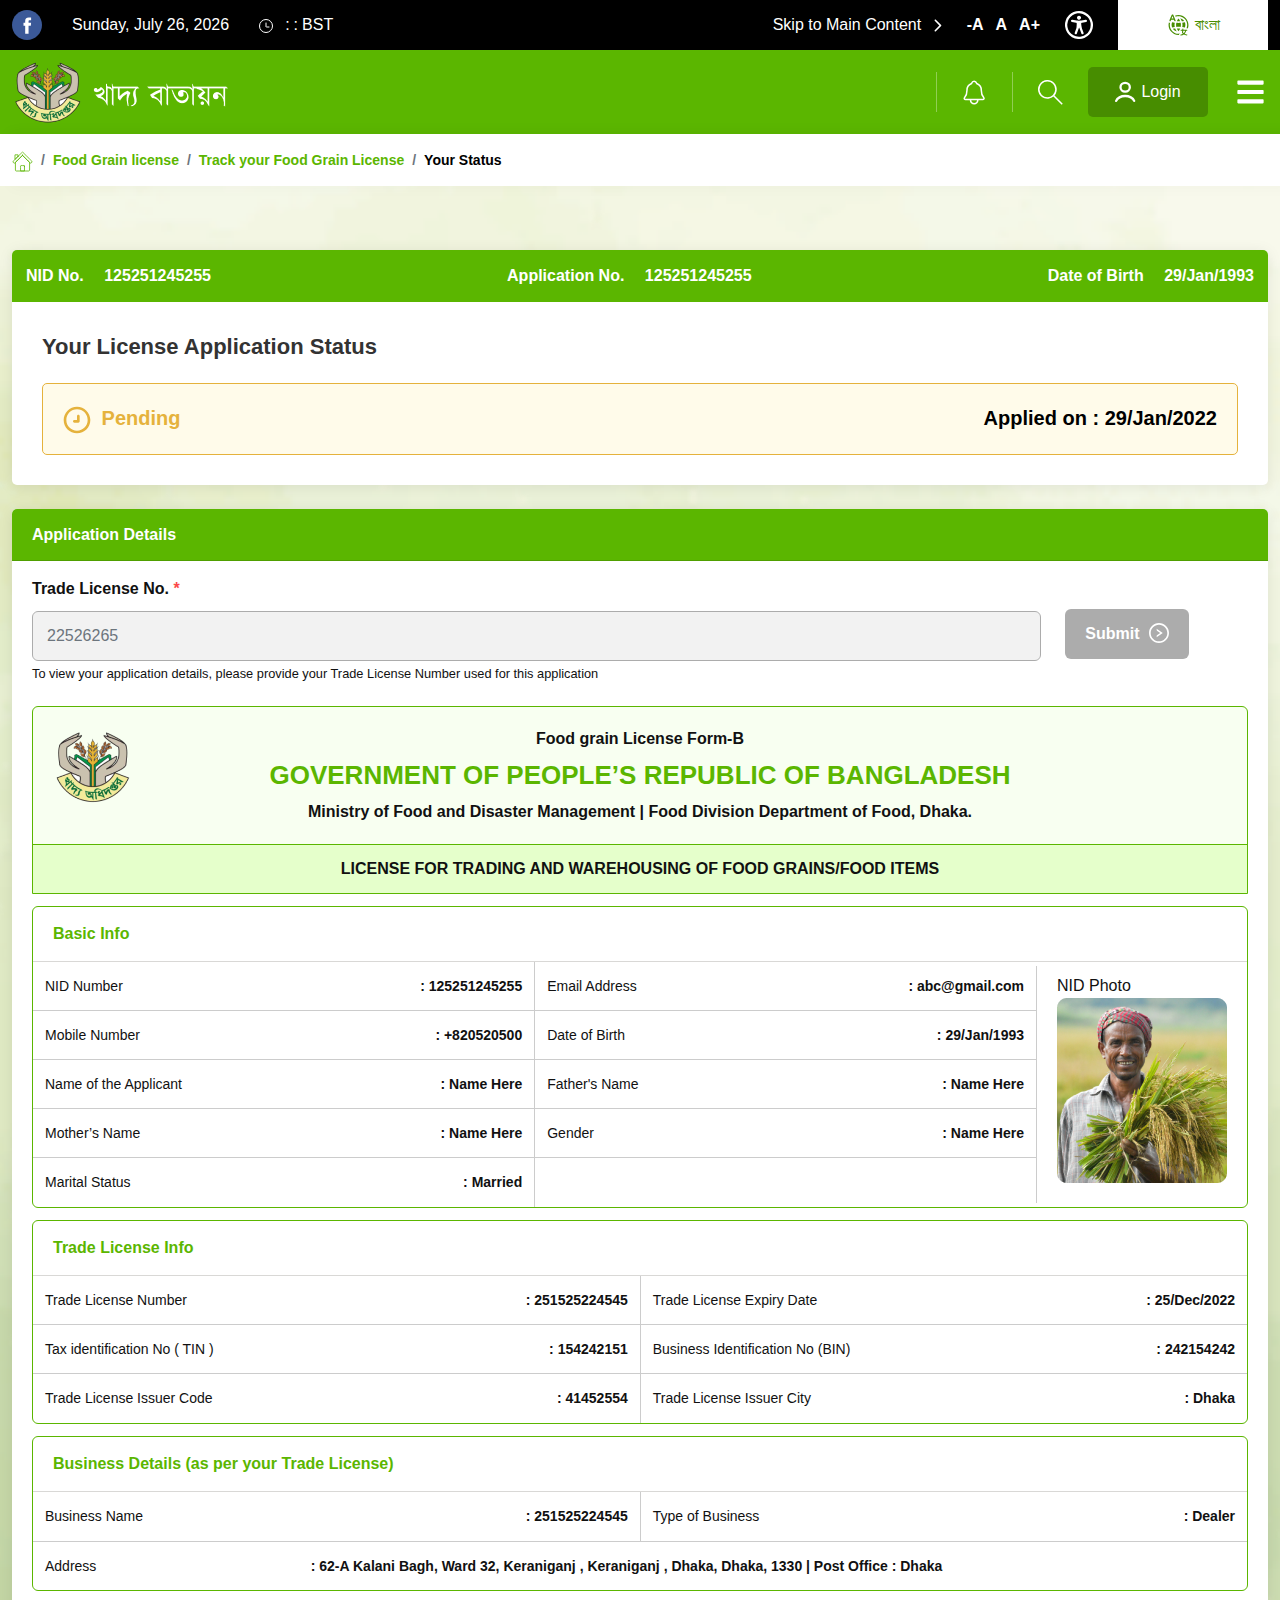
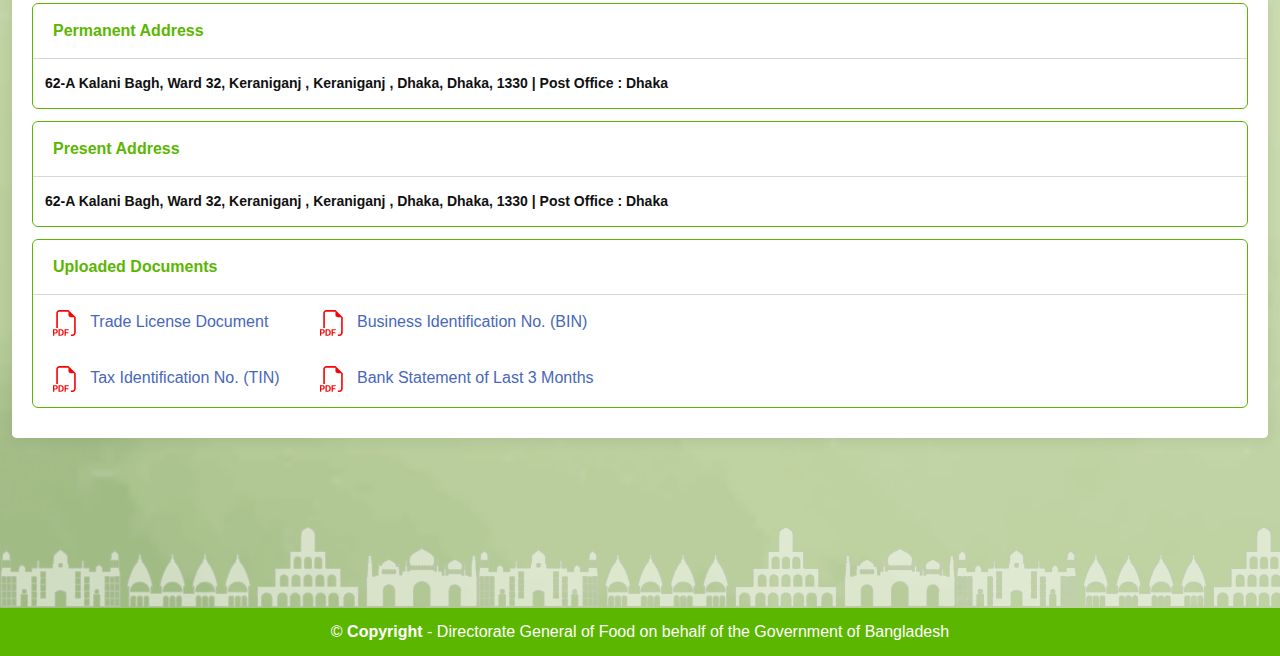
<file: htmls/fgl-track-pending-details.html>
<!DOCTYPE html>
<html lang="en">

<head>
    <meta charset="UTF-8">
    <meta http-equiv="X-UA-Compatible" content="IE=edge">
    <meta name="viewport" content="width=device-width, initial-scale=1.0">
    <title>DG Food</title>
    <link rel="icon" type="image/png" href="images/favicon.png">
    <!-- css-files -->
    <link rel="stylesheet" href="css/bootstrap.min.css">
    <link rel="stylesheet" href="css/fonts.css">
    <link rel="stylesheet" href="css/all.min.css">
    <link rel="stylesheet" href="css/uikit.css">
    <link rel="stylesheet" href="css/owl.carousel.min.css">
    <link rel="stylesheet" href="css/style.css">
</head>

<body id="body" class="no-scroll"></body>
<!-- header-start -->
<div class="simultaneous no-mouse">
    <div class="hbar" style="border: 4px solid red;"></div>
</div>
<div class="top-header-wrap">
    <div class="container custom-container">
        <div class="row align-items-center">
            <div class="col-lg-6 col-md-6 col-sm-6 col-2">
                <div class="top-left-side">
                    <ul class="social-icon">
                        <li>
                            <a href="https://www.facebook.com/groups/directorategeneraloffood">
                                <svg width="30" height="30" viewBox="0 0 30 30" fill="none"
                                    xmlns="http://www.w3.org/2000/svg">
                                    <path
                                        d="M0 15C0 6.71575 6.71575 0 15 0C23.2843 0 30 6.71575 30 15C30 23.2843 23.2843 30 15 30C6.71575 30 0 23.2843 0 15Z"
                                        fill="#3B5998" />
                                    <path
                                        d="M16.5634 23.8197V15.6589H18.8162L19.1148 12.8466H16.5634L16.5673 11.4391C16.5673 10.7056 16.637 10.3126 17.6905 10.3126H19.0988V7.5H16.8458C14.1394 7.5 13.1869 8.86425 13.1869 11.1585V12.8469H11.5V15.6592H13.1869V23.8197H16.5634Z"
                                        fill="white" />
                                </svg>
                            </a>
                        </li>
                       
                    </ul>
                    <div class="timeText d-flex align-items-center">
                       
                        <span id="Date"></span>
                        <ul class="d-flex">
                            <li class="me-2">
                                <svg width="14" height="14" viewBox="0 0 14 14" fill="none"
                                    xmlns="http://www.w3.org/2000/svg">
                                    <circle cx="7" cy="7" r="6.5" stroke="white" />
                                    <path d="M10 8H7.25C7.11193 8 7 7.88807 7 7.75V4" stroke="white"
                                        stroke-linecap="round" />
                                </svg>
                            </li>
                            <li id="hours"></li>
                            <li id="point">:</li>
                            <li id="min"></li>
                            <li id="point1">:</li>
                            <li id="sec"></li>
                            <li> BST</li>
                        </ul>
                    </div>
                </div>
            </div>
            <div class="col-lg-6 col-md-6 col-sm-6 col-10">
                <div class="top-right-side">
                    <ul class="top-content">
                        <li class="skip-text">
                            <a href="#break">Skip to Main Content
                                <svg class="ms-2" width="8" height="13" viewBox="0 0 8 13" fill="none"
                                    xmlns="http://www.w3.org/2000/svg">
                                    <path fill-rule="evenodd" clip-rule="evenodd"
                                        d="M0.741115 12.3563C1.05293 12.6748 1.55566 12.6748 1.86748 12.3563L7.15566 6.95484C7.40384 6.70134 7.40384 6.29184 7.15566 6.03834L1.86748 0.636841C1.55566 0.318341 1.05293 0.318341 0.741116 0.636841C0.429298 0.955341 0.429298 1.46884 0.741116 1.78734L5.34839 6.49984L0.734752 11.2123C0.429298 11.5243 0.429297 12.0443 0.741115 12.3563Z"
                                        fill="white" />
                                </svg>
                            </a>
                        </li>
                        <li>
                            <div class="darkLight-font">
                                <ul class="font-btn d-flex">
                                    <li> <a href="javascript:;" id="btn-decrease">-A</a> </li>
                                    <li> <a href="javascript:;" id="btn-orig">A</a> </li>
                                    <li> <a href="javascript:;" id="btn-increase">A+</a> </li>
                                </ul>
                            </div>
                        </li>
                        <li class="panel-btn">
                            <svg id="Layer_1" data-name="Layer 1" xmlns="http://www.w3.org/2000/svg" viewBox="0 0 122.88 122.88"><title>accessibility</title><path d="M61.44,0A61.46,61.46,0,1,1,18,18,61.21,61.21,0,0,1,61.44,0Zm-.39,74.18L52.1,98.91a4.94,4.94,0,0,1-2.58,2.83A5,5,0,0,1,42.7,95.5l6.24-17.28a26.3,26.3,0,0,0,1.17-4,40.64,40.64,0,0,0,.54-4.18c.24-2.53.41-5.27.54-7.9s.22-5.18.29-7.29c.09-2.63-.62-2.8-2.73-3.3l-.44-.1-18-3.39A5,5,0,0,1,27.08,46a5,5,0,0,1,5.05-7.74l19.34,3.63c.77.07,1.52.16,2.31.25a57.64,57.64,0,0,0,7.18.53A81.13,81.13,0,0,0,69.9,42c.9-.1,1.75-.21,2.6-.29l18.25-3.42A5,5,0,0,1,94.5,39a5,5,0,0,1,1.3,7,5,5,0,0,1-3.21,2.09L75.15,51.37c-.58.13-1.1.22-1.56.29-1.82.31-2.72.47-2.61,3.06.08,1.89.31,4.15.61,6.51.35,2.77.81,5.71,1.29,8.4.31,1.77.6,3.19,1,4.55s.79,2.75,1.39,4.42l6.11,16.9a5,5,0,0,1-6.82,6.24,4.94,4.94,0,0,1-2.58-2.83L63,74.23,62,72.4l-1,1.78Zm.39-53.52a8.83,8.83,0,1,1-6.24,2.59,8.79,8.79,0,0,1,6.24-2.59Zm36.35,4.43a51.42,51.42,0,1,0,15,36.35,51.27,51.27,0,0,0-15-36.35Z"/></svg>
                            <div class="side-panel">
                                <div class="layout-buttons">
                                    <ul>
                                        <li>
                                            <a class="monocrome" href="javascript:;" onclick="toggleDarkLight()"><i class="fas fa-adjust"></i> &nbsp; Monochrome</a>
                                        </li>
                                        <li>
                                            <a class="invert" href="javascript:;"><i class="fa-solid fa-droplet"></i> &nbsp; Invert Colors</a>
                                        </li>
                                        <li>
                                            <a class="link-high" href="javascript:;"> <i class="fas fa-link"></i> &nbsp; Highlight link</a>
                                        </li>
                                        <li>
                                            <a class="heading-high" href="javascript:;"> <i class="fas fa-link"></i> &nbsp; Highlight Heading</a>
                                        </li>
                                        <li>
                                            <a class="reader-guide" href="javascript:;"> <i class="fas fa-book-open"></i> &nbsp; Reading Guide</a>
                                        </li>
                                        <li>
                                            <a class="cursor" href="javascript:;"><i class="fas fa-mouse-pointer"></i> &nbsp; Big Cursor</a>
                                        </li>
                                        <li>
                                            <a class="" href="https://www.nvaccess.org/files/nvda/releases/2020.4/nvda_2020.4.exe"><i class="fa-solid fa-download"></i> &nbsp; Download Screen Reader</a>
                                        </li>
                                        <li>
                                            <a class="reset" href="javascript:;"><i class="fa-solid fa-arrows-rotate"></i> &nbsp; Reset</a>
                                        </li>
                                       
                                    </ul>
                                </div>
                            </div>
                        </li>
                        <li>
                            <a href="javscript:;" class="language-btn">
                                <svg width="23" height="22" viewBox="0 0 23 22" fill="none"
                                    xmlns="http://www.w3.org/2000/svg">
                                    <path
                                        d="M9.82031 14.4605C10.2628 15.4724 10.8257 16.4273 11.4969 17.3045C12.1696 16.4274 12.7342 15.4725 13.1786 14.4605C12.0626 14.409 10.9363 14.409 9.82031 14.4605Z"
                                        fill="#478D00" />
                                    <path
                                        d="M5.86523 14.852C6.80436 16.1836 8.18288 17.1414 9.75841 17.5571C9.11792 16.6284 8.58965 15.6272 8.18466 14.5742C7.4081 14.6411 6.63152 14.7336 5.86523 14.852Z"
                                        fill="#478D00" />
                                    <path
                                        d="M5.07789 8.37158C4.44018 9.98577 4.44018 11.7821 5.07789 13.3962C5.96761 13.2471 6.86249 13.1288 7.73164 13.0414C7.41791 11.6184 7.41791 10.1442 7.73164 8.7213C6.85734 8.63902 5.96761 8.52075 5.07789 8.37158Z"
                                        fill="#478D00" />
                                    <path
                                        d="M9.30546 12.9228C10.0357 12.8817 10.766 12.8611 11.4963 12.8611C12.2318 12.8611 12.9621 12.8817 13.6923 12.9228C14.0215 11.5816 14.0215 10.1806 13.6923 8.83936C12.2313 8.92678 10.7664 8.92678 9.30546 8.83936C8.97631 10.1806 8.97631 11.5816 9.30546 12.9228Z"
                                        fill="#478D00" />
                                    <path
                                        d="M17.9194 13.3962C18.5502 11.7808 18.5502 9.98707 17.9194 8.37158C17.0296 8.52075 16.1348 8.63902 15.2656 8.7213C15.5793 10.1442 15.5793 11.6184 15.2656 13.0414C16.1348 13.1288 17.0296 13.2471 17.9194 13.3962Z"
                                        fill="#478D00" />
                                    <path
                                        d="M13.2344 4.21094C13.8784 5.13833 14.4085 6.13981 14.8133 7.19381C15.5898 7.12695 16.3664 7.02923 17.1327 6.9161C16.1916 5.58424 14.8114 4.62647 13.2344 4.21094V4.21094Z"
                                        fill="#478D00" />
                                    <path
                                        d="M13.1786 7.30687C12.7354 6.29423 12.1706 5.33923 11.4969 4.46289C10.8247 5.33932 10.2617 6.29434 9.82031 7.30687C10.9363 7.35832 12.0626 7.35832 13.1786 7.30687Z"
                                        fill="#478D00" />
                                    <path
                                        d="M2.75002 7.25504C2.85656 7.32201 2.98133 7.35407 3.10696 7.34674C3.23258 7.33941 3.35279 7.29306 3.45081 7.21416C3.65172 7.04476 3.74074 6.72963 3.82901 6.4928L4.14822 5.63548H6.866L7.1852 6.47452C7.30282 6.78307 7.44611 7.24167 7.81007 7.32869C7.90432 7.35049 8.00217 7.35167 8.09691 7.33214C8.19166 7.31261 8.28107 7.27282 8.35901 7.21552C8.43695 7.15821 8.50158 7.08474 8.54848 7.00013C8.59538 6.91552 8.62344 6.82177 8.63073 6.72531C8.60413 6.47662 8.5347 6.23441 8.42553 6.0094L6.67904 1.69561C6.58221 1.39318 6.45156 1.10265 6.28959 0.829513C6.04037 0.466865 5.55956 0.451396 5.14863 0.600099C4.6539 0.77912 4.50783 1.37871 4.33518 1.81699C4.33401 1.81997 2.62517 6.04589 2.62517 6.04589C2.46125 6.45213 2.28454 6.9753 2.75002 7.25504ZM5.49343 1.97203L6.5012 4.6186H4.50391L5.49343 1.97203Z"
                                        fill="#478D00" />
                                    <path
                                        d="M19.792 16.8349C19.9297 16.8349 20.0618 16.7802 20.1592 16.6828C20.2566 16.5854 20.3113 16.4533 20.3113 16.3156C20.3113 16.1779 20.2566 16.0458 20.1592 15.9484C20.0618 15.851 19.9297 15.7963 19.792 15.7963H16.3232L16.3822 15.1396C16.3944 15.0025 16.3517 14.8661 16.2634 14.7605C16.1751 14.6548 16.0484 14.5886 15.9113 14.5763C15.7742 14.564 15.6378 14.6066 15.5321 14.6949C15.4264 14.7831 15.3601 14.9097 15.3477 15.0468L15.2804 15.7963H14.0961C13.9584 15.7963 13.8263 15.851 13.729 15.9484C13.6316 16.0458 13.5769 16.1779 13.5769 16.3156C13.5769 16.4533 13.6316 16.5854 13.729 16.6828C13.8263 16.7802 13.9584 16.8349 14.0961 16.8349H15.1871L15.0231 18.66C15.011 18.7952 15.0523 18.9299 15.1383 19.035C15.3929 19.3262 15.6764 19.5909 15.9843 19.8251C15.3319 20.2336 14.5901 20.4778 13.8225 20.5368C13.6894 20.5487 13.566 20.6115 13.478 20.7122C13.39 20.8128 13.3442 20.9434 13.3501 21.077C13.356 21.2105 13.4132 21.3366 13.5098 21.4291C13.6063 21.5215 13.7348 21.5732 13.8684 21.5733C13.8839 21.5733 13.8996 21.5726 13.9153 21.5713C15.0045 21.4927 16.0478 21.101 16.9194 20.4432C17.649 20.8495 18.5924 21.3258 19.743 21.4346C19.7598 21.4361 19.7763 21.4368 19.7925 21.4368C19.9259 21.4367 20.0542 21.3852 20.1507 21.293C20.2472 21.2009 20.3045 21.0751 20.3107 20.9418C20.317 20.8085 20.2716 20.6779 20.1842 20.5771C20.0967 20.4764 19.9738 20.4131 19.8409 20.4006C19.0112 20.3221 18.3093 19.9703 17.7325 19.6882C18.4329 18.8621 18.9336 17.8858 19.1957 16.8349H19.792ZM16.8187 19.1455C16.5553 18.9587 16.3076 18.7507 16.0782 18.5236L16.2299 16.8349H18.1234C17.8772 17.6974 17.4301 18.4893 16.8187 19.1455V19.1455Z"
                                        fill="#478D00" />
                                    <path
                                        d="M11.5003 0.918947C10.3642 0.918255 9.23631 1.1128 8.16602 1.49409L8.64652 2.67712C10.2406 2.12123 11.9621 2.04205 13.6004 2.44926C15.2387 2.85647 16.7228 3.73242 17.8711 4.96992C19.0194 6.20743 19.782 7.75281 20.0658 9.41698C20.3495 11.0812 20.1419 12.7919 19.4685 14.34H19.7925C20.1262 14.3403 20.4544 14.4255 20.7462 14.5875C21.2211 13.4099 21.4646 12.1517 21.4633 10.8819C21.4633 5.68835 16.9933 0.918947 11.5003 0.918947Z"
                                        fill="#478D00" />
                                    <path
                                        d="M2.81116 10.9943C2.8102 10.2924 2.89578 9.59307 3.06597 8.91214C2.6282 8.91278 2.20187 8.77237 1.85015 8.51172C1.47229 9.98363 1.43599 11.5225 1.74404 13.0105C2.05209 14.4986 2.69633 15.8966 3.6275 17.0975C4.55867 18.2984 5.75211 19.2706 7.11659 19.9395C8.48106 20.6085 9.98044 20.9566 11.5001 20.9572C11.6348 20.9572 11.7731 20.9536 11.9078 20.9463C11.9487 20.5617 12.1033 20.198 12.3519 19.9016C12.4446 19.7893 12.551 19.6891 12.6686 19.6031C12.2814 19.6574 11.891 19.6842 11.5001 19.6832C9.19632 19.681 6.98755 18.7648 5.35854 17.1358C3.72954 15.5068 2.81339 13.298 2.81116 10.9943V10.9943Z"
                                        fill="#478D00" />
                                </svg>
                                বাংলা
                            </a>
                        </li>
                    </ul>
                </div>
            </div>
        </div>
    </div>
</div>
<!--  -->
<header>
    <nav class="navbar navbar-expand-lg">
        <div class="container custom-container d-block">
            <div class="row align-items-center">
                <div class="col-lg-4 col-4">
                    <div class="logo-wrap">
                        <a href="index.html">
                            <img src="images/logo.png" alt="logo">
                        </a>
                    </div>
                </div>
                <div class="col-lg-8 col-8">
                    <div class="header-right">
                        <ul class="d-flex justify-content-end align-items-center">
                           
                            <li class="header-border notify-drop">
                                <a href="javascript:;" class="d-block test1" uk-tooltip="Notification">
                                    <svg width="25" height="28" viewBox="0 0 25 28" fill="none"
                                        xmlns="http://www.w3.org/2000/svg">
                                        <path
                                            d="M16.1337 21.7874V22.7609C16.1337 23.7936 15.7088 24.784 14.9525 25.5142C14.1962 26.2445 13.1704 26.6547 12.1008 26.6547C11.0311 26.6547 10.0054 26.2445 9.24903 25.5142C8.49271 24.784 8.06781 23.7936 8.06781 22.7609V21.7874M22.9191 19.8058C21.3009 17.8936 20.1584 16.9201 20.1584 11.6482C20.1584 6.82045 17.6051 5.10046 15.5035 4.26511C15.2244 4.15438 14.9616 3.90006 14.8766 3.62323C14.5079 2.41188 13.4745 1.34473 12.1008 1.34473C10.727 1.34473 9.69296 2.41249 9.3281 3.62445C9.24303 3.90432 8.98026 4.15438 8.70111 4.26511C6.59705 5.10168 4.04621 6.81558 4.04621 11.6482C4.04306 16.9201 2.9006 17.8936 1.28238 19.8058C0.611904 20.598 1.1992 21.7874 2.37191 21.7874H21.8359C23.0023 21.7874 23.5858 20.5943 22.9191 19.8058Z"
                                            stroke="" stroke-width="1.7" stroke-linecap="round"
                                            stroke-linejoin="round" />
                                    </svg>
                                </a>
                                <div class="notification-box-wrapper">
                                    <div class="notify-box">
                                        <div class="noti-icon">
                                            <span><svg width="25" height="28" viewBox="0 0 25 28" fill="none"
                                                xmlns="http://www.w3.org/2000/svg">
                                                <path
                                                    d="M16.1337 21.7874V22.7609C16.1337 23.7936 15.7088 24.784 14.9525 25.5142C14.1962 26.2445 13.1704 26.6547 12.1008 26.6547C11.0311 26.6547 10.0054 26.2445 9.24903 25.5142C8.49271 24.784 8.06781 23.7936 8.06781 22.7609V21.7874M22.9191 19.8058C21.3009 17.8936 20.1584 16.9201 20.1584 11.6482C20.1584 6.82045 17.6051 5.10046 15.5035 4.26511C15.2244 4.15438 14.9616 3.90006 14.8766 3.62323C14.5079 2.41188 13.4745 1.34473 12.1008 1.34473C10.727 1.34473 9.69296 2.41249 9.3281 3.62445C9.24303 3.90432 8.98026 4.15438 8.70111 4.26511C6.59705 5.10168 4.04621 6.81558 4.04621 11.6482C4.04306 16.9201 2.9006 17.8936 1.28238 19.8058C0.611904 20.598 1.1992 21.7874 2.37191 21.7874H21.8359C23.0023 21.7874 23.5858 20.5943 22.9191 19.8058Z"
                                                    stroke="" stroke-width="1.7" stroke-linecap="round"
                                                    stroke-linejoin="round" />
                                            </svg></span>
                                        </div>
                                        <div class="noti-text">
                                            <h4>Your Application is Approved</h4>
                                            <p>Relate dummy data</p>
                                            <a href="javascript:;">Just Now</a>
                                        </div>
                                    </div>
                                    <div class="notify-box">
                                        <div class="noti-icon">
                                            <span><svg width="25" height="28" viewBox="0 0 25 28" fill="none"
                                                xmlns="http://www.w3.org/2000/svg">
                                                <path
                                                    d="M16.1337 21.7874V22.7609C16.1337 23.7936 15.7088 24.784 14.9525 25.5142C14.1962 26.2445 13.1704 26.6547 12.1008 26.6547C11.0311 26.6547 10.0054 26.2445 9.24903 25.5142C8.49271 24.784 8.06781 23.7936 8.06781 22.7609V21.7874M22.9191 19.8058C21.3009 17.8936 20.1584 16.9201 20.1584 11.6482C20.1584 6.82045 17.6051 5.10046 15.5035 4.26511C15.2244 4.15438 14.9616 3.90006 14.8766 3.62323C14.5079 2.41188 13.4745 1.34473 12.1008 1.34473C10.727 1.34473 9.69296 2.41249 9.3281 3.62445C9.24303 3.90432 8.98026 4.15438 8.70111 4.26511C6.59705 5.10168 4.04621 6.81558 4.04621 11.6482C4.04306 16.9201 2.9006 17.8936 1.28238 19.8058C0.611904 20.598 1.1992 21.7874 2.37191 21.7874H21.8359C23.0023 21.7874 23.5858 20.5943 22.9191 19.8058Z"
                                                    stroke="" stroke-width="1.7" stroke-linecap="round"
                                                    stroke-linejoin="round" />
                                            </svg></span>
                                        </div>
                                        <div class="noti-text">
                                            <h4>Apply Dealer Registration</h4>
                                            <p>Relate dummy data</p>
                                            <a href="javascript:;">03:25 PM</a>
                                        </div>
                                    </div>
                                    <div class="notify-box">
                                        <div class="noti-icon">
                                            <span><svg width="25" height="28" viewBox="0 0 25 28" fill="none"
                                                xmlns="http://www.w3.org/2000/svg">
                                                <path
                                                    d="M16.1337 21.7874V22.7609C16.1337 23.7936 15.7088 24.784 14.9525 25.5142C14.1962 26.2445 13.1704 26.6547 12.1008 26.6547C11.0311 26.6547 10.0054 26.2445 9.24903 25.5142C8.49271 24.784 8.06781 23.7936 8.06781 22.7609V21.7874M22.9191 19.8058C21.3009 17.8936 20.1584 16.9201 20.1584 11.6482C20.1584 6.82045 17.6051 5.10046 15.5035 4.26511C15.2244 4.15438 14.9616 3.90006 14.8766 3.62323C14.5079 2.41188 13.4745 1.34473 12.1008 1.34473C10.727 1.34473 9.69296 2.41249 9.3281 3.62445C9.24303 3.90432 8.98026 4.15438 8.70111 4.26511C6.59705 5.10168 4.04621 6.81558 4.04621 11.6482C4.04306 16.9201 2.9006 17.8936 1.28238 19.8058C0.611904 20.598 1.1992 21.7874 2.37191 21.7874H21.8359C23.0023 21.7874 23.5858 20.5943 22.9191 19.8058Z"
                                                    stroke="" stroke-width="1.7" stroke-linecap="round"
                                                    stroke-linejoin="round" />
                                            </svg></span>
                                        </div>
                                        <div class="noti-text">
                                            <h4>Apply for milling License</h4>
                                            <p>Relate dummy data</p>
                                            <a href="javascript:;">03:25 PM</a>
                                        </div>
                                    </div>
                                    <div class="notify-box">
                                        <div class="noti-icon">
                                            <span><svg width="25" height="28" viewBox="0 0 25 28" fill="none"
                                                xmlns="http://www.w3.org/2000/svg">
                                                <path
                                                    d="M16.1337 21.7874V22.7609C16.1337 23.7936 15.7088 24.784 14.9525 25.5142C14.1962 26.2445 13.1704 26.6547 12.1008 26.6547C11.0311 26.6547 10.0054 26.2445 9.24903 25.5142C8.49271 24.784 8.06781 23.7936 8.06781 22.7609V21.7874M22.9191 19.8058C21.3009 17.8936 20.1584 16.9201 20.1584 11.6482C20.1584 6.82045 17.6051 5.10046 15.5035 4.26511C15.2244 4.15438 14.9616 3.90006 14.8766 3.62323C14.5079 2.41188 13.4745 1.34473 12.1008 1.34473C10.727 1.34473 9.69296 2.41249 9.3281 3.62445C9.24303 3.90432 8.98026 4.15438 8.70111 4.26511C6.59705 5.10168 4.04621 6.81558 4.04621 11.6482C4.04306 16.9201 2.9006 17.8936 1.28238 19.8058C0.611904 20.598 1.1992 21.7874 2.37191 21.7874H21.8359C23.0023 21.7874 23.5858 20.5943 22.9191 19.8058Z"
                                                    stroke="" stroke-width="1.7" stroke-linecap="round"
                                                    stroke-linejoin="round" />
                                            </svg></span>
                                        </div>
                                        <div class="noti-text">
                                            <h4>Your Application is Approved</h4>
                                            <p>Relate dummy data</p>
                                            <a href="javascript:;">Just Now</a>
                                        </div>
                                    </div>
                                    <div class="view-all-btn">
                                        <a href="notification-web.html">View All</a>
                                    </div>
                                </div>
                            </li>
                            <li class="header-border search-wrap">
                                
                                <div class="search_bar hidden-xs">
                                    <div class="lv_search_bar" id="search_button">
                                       <a href="javascript:;" uk-tooltip="Search">
                                          <span>
                                            <svg xmlns="http://www.w3.org/2000/svg" viewBox="0 0 32 32"><path d="M21.15 19.74a12 12 0 1 0-1.41 1.41l10.55 10.56 1.41-1.41zM12 22a10 10 0 1 1 10-10 10 10 0 0 1-10 10z" data-name="49-Search"/></svg>
                                          </span>
                                       </a>
                                    </div>
                                    <div id="search_open" class="lv_search_box" style="display: none;">
                                       <input type="text" placeholder="Search here">
                                       <a href="search.html" type="button" class="searct-btn"><i class="fa fa-search" aria-hidden="true"></i></a>
                                    </div>
                                 </div>
                            </li>
                            <li class="login-drop">
                                <a href="javascript:;" class="login-btn d-flex justify-content-center align-items-center">
                                    <svg width="21" height="22" viewBox="0 0 21 22" fill="none"
                                        xmlns="http://www.w3.org/2000/svg">
                                        <path
                                            d="M19.1641 19.8735C18.6332 18.4773 17.4634 17.2435 15.8362 16.3635C14.2089 15.4835 12.2152 15.0066 10.1641 15.0066C8.11297 15.0066 6.11918 15.4835 4.49194 16.3635C2.86469 17.2435 1.69493 18.4773 1.16406 19.8735M14.8228 6.25121C14.8228 8.66893 12.737 10.6289 10.1641 10.6289C7.59111 10.6289 5.50532 8.66893 5.50532 6.25121C5.50532 3.83349 7.59111 1.87354 10.1641 1.87354C12.737 1.87354 14.8228 3.83349 14.8228 6.25121Z"
                                            stroke="" stroke-width="2.3" stroke-linecap="round" />
                                    </svg>
                                    
                                    <span>Login</span>
                                </a>
                                <div class="login-dropdown">
                                    <a href="login.html"> <span><svg width="19" height="22" viewBox="0 0 19 22" fill="#5BB600" xmlns="http://www.w3.org/2000/svg">
                                        <path fill-rule="evenodd" clip-rule="evenodd" d="M8.73914 1.04268C6.55081 1.29601 4.59603 2.94552 3.88392 5.1395C2.96356 7.97518 4.14328 11.0235 6.72315 12.4761L6.97625 12.6186L6.70047 12.7112C6.30363 12.8444 5.41378 13.2819 5.01678 13.5389C3.62445 14.4403 2.5823 15.6183 1.85713 17.1104C1.39302 18.0654 1.07075 19.2489 1.015 20.2031C0.985943 20.7002 0.987383 20.7083 1.12779 20.8521C1.42089 21.1523 1.88269 20.9707 1.94364 20.5313C1.95855 20.4238 1.98555 20.1928 2.0036 20.0181C2.02171 19.8433 2.07016 19.5455 2.11135 19.3562C2.654 16.8614 4.30765 14.8202 6.57658 13.8446C10.2975 12.2445 14.5775 13.9339 16.3016 17.6832C16.701 18.5518 16.9168 19.3593 17.0214 20.3761C17.0623 20.7737 17.2313 20.9977 17.4904 20.9977C17.7234 20.9977 17.849 20.9246 17.9454 20.7328C18.0112 20.6016 18.0152 20.4991 17.9699 20.0884C17.6426 17.1132 15.9457 14.5662 13.3936 13.2192C13.0683 13.0475 12.6228 12.8418 12.4036 12.7622L12.0051 12.6173L12.397 12.3874C15.7465 10.4221 16.4237 5.77198 13.7798 2.89209C12.4862 1.4831 10.675 0.81858 8.73914 1.04268ZM10.3464 2.06739C11.4388 2.28074 12.2931 2.75584 13.0445 3.56789C13.6568 4.22949 14.0507 4.93748 14.2807 5.78951C14.3734 6.13323 14.3906 6.33827 14.3899 7.09736C14.3892 7.92535 14.3779 8.03555 14.2488 8.47088C13.6411 10.521 11.9571 11.962 9.95774 12.1426C7.47127 12.3672 5.2943 10.7584 4.67132 8.23587C4.54048 7.70596 4.53796 6.4723 4.66664 5.93963C5.22575 3.62577 7.18166 2.00803 9.44066 1.99103C9.71329 1.98902 10.1209 2.02333 10.3464 2.06739Z" stroke-width="0.3"></path>
                                    </svg></span> Customer Login</a>
                                    <a href="javascript:;"> <span><svg width="21" height="21" viewBox="0 0 52 51" fill="none" xmlns="http://www.w3.org/2000/svg">
                                        <g clip-path="url(#clip0_2_11)">
                                        <path d="M51.4 41.9154V49.1771H49.3243V41.9154C49.3243 39.5841 48.0434 37.4583 45.9815 36.3692L37.7606 32.0277L27.2694 50.314H25.0202L14.529 32.0277L6.30806 36.3696C4.24622 37.4587 2.96531 39.5845 2.96531 41.9158V49.1775H0.889648V41.9158C0.889648 38.813 2.59437 35.9844 5.3385 34.5346L15.3317 29.2563L26.1448 48.103L36.958 29.2559L46.9511 34.5342C49.6952 35.9844 51.4 38.8126 51.4 41.9154ZM25.6326 35.5093H27.1376C27.5982 35.5093 27.9845 35.1372 27.9932 34.6739L31.1378 36.282C31.7072 36.5396 32.3513 36.1245 32.3513 35.5006V31.5861C32.3513 30.9622 31.7072 30.5475 31.1378 30.8048L27.9557 32.4329C27.8499 32.0837 27.5208 31.8264 27.1373 31.8264H25.6322C25.2372 31.8264 24.8998 32.0983 24.8023 32.4673L21.5543 30.8048C20.9849 30.5471 20.3381 30.9622 20.3381 31.5861V35.5006C20.3381 36.1245 20.9849 36.5392 21.5543 36.282L24.7735 34.6337V34.6506C24.7743 35.1257 25.1634 35.5093 25.6326 35.5093ZM15.3048 15.126C15.0081 14.306 14.7851 13.1632 14.7851 11.571C14.7851 9.31617 16.1627 5.82385 19.1862 3.4842C21.1897 1.93377 24.6216 0.356506 29.5992 1.64768C36.8696 3.53313 37.5795 11.024 36.8652 15.4496L36.958 15.4129C37.2362 16.113 37.259 16.843 37.259 17.592C37.259 20.1195 35.8874 22.4342 34.5346 23.8406C33.2908 28.0417 29.9307 30.9192 26.0974 31.0317C22.1999 30.9188 18.8358 28.0417 17.5928 23.8406C16.24 22.435 14.868 20.1195 14.868 17.592C14.868 16.843 14.8909 16.113 15.1691 15.4129C15.2081 15.3127 15.2555 15.2188 15.3048 15.126ZM35.183 17.592C35.183 17.4464 35.181 17.3169 35.1779 17.193H33.6558L33.7135 16.1007C33.7809 14.8178 33.101 12.621 32.6085 11.2648C31.4271 11.2801 29.4102 10.6472 26.1491 7.95397C24.0009 7.2046 22.28 7.28155 21.0302 8.18047C18.6152 9.91992 18.2009 14.5065 18.2455 16.1268L18.2928 17.8579L16.9488 17.1859C16.9456 17.3114 16.9436 17.4436 16.9436 17.592C16.9436 19.6017 18.1823 21.5227 19.2426 22.5566L19.4459 22.7547L19.5201 23.0281C20.4561 26.4861 23.0996 28.8688 26.0978 28.9564C29.0306 28.8684 31.6709 26.4861 32.6078 23.0281L32.6819 22.7547L32.8852 22.5566C33.9447 21.5223 35.183 19.6013 35.183 17.592ZM36.3167 47.0367H45.7598V44.5566H36.3167V47.0367V47.0367Z" fill="#5BB600"></path>
                                        </g>
                                        <defs>
                                        <clipPath id="clip0_2_11">
                                        <rect width="50.5103" height="50.5103" fill="" transform="translate(0.889648 0.487305)"></rect>
                                        </clipPath>
                                        </defs>
                                        </svg></span> Officer's Login</a>
                                </div>
                            </li>
                            <li class="main-menu">
                                <a href="javascript:;" class="d-block" uk-tooltip="Menu">
                                    <div id="nav-icon2">
                                        <svg xmlns="http://www.w3.org/2000/svg" viewBox="0 0 448 512"><path d="M16 132h416c8.837 0 16-7.163 16-16V76c0-8.837-7.163-16-16-16H16C7.163 60 0 67.163 0 76v40c0 8.837 7.163 16 16 16zm0 160h416c8.837 0 16-7.163 16-16v-40c0-8.837-7.163-16-16-16H16c-8.837 0-16 7.163-16 16v40c0 8.837 7.163 16 16 16zm0 160h416c8.837 0 16-7.163 16-16v-40c0-8.837-7.163-16-16-16H16c-8.837 0-16 7.163-16 16v40c0 8.837 7.163 16 16 16z" fill="#ffffff" /></svg>
                                    </div>
                                </a>
                                <div class="menu-dropdown">
                                    <div class="layout-buttons menu-box">
                                        <ul>
                                            <li>
                                                <a href="fgl-landing.html"> <span><svg width="52" height="37" viewBox="0 0 52 37" fill="none" xmlns="http://www.w3.org/2000/svg">
                                                    <path d="M48.6761 36.9001H3.61239C2.7587 36.9001 1.93998 36.5609 1.33633 35.9573C0.732681 35.3536 0.393555 34.5349 0.393555 33.6812L0.393555 3.63876C0.393555 2.78507 0.732681 1.96635 1.33633 1.3627C1.93998 0.759048 2.7587 0.419922 3.61239 0.419922L48.6761 0.419922C49.5298 0.419922 50.3485 0.759048 50.9522 1.3627C51.5558 1.96635 51.8949 2.78507 51.8949 3.63876V33.6812C51.8949 34.5349 51.5558 35.3536 50.9522 35.9573C50.3485 36.5609 49.5298 36.9001 48.6761 36.9001ZM3.61239 2.56581C3.32783 2.56581 3.05492 2.67885 2.8537 2.88007C2.65249 3.08129 2.53945 3.3542 2.53945 3.63876V33.6812C2.53945 33.9658 2.65249 34.2387 2.8537 34.4399C3.05492 34.6411 3.32783 34.7542 3.61239 34.7542H48.6761C48.9607 34.7542 49.2336 34.6411 49.4348 34.4399C49.636 34.2387 49.749 33.9658 49.749 33.6812V3.63876C49.749 3.3542 49.636 3.08129 49.4348 2.88007C49.2336 2.67885 48.9607 2.56581 48.6761 2.56581H3.61239Z" fill=""/>
                                                    <path d="M50.8219 6.85791H17.5605V9.0038H50.8219V6.85791Z" fill=""/>
                                                    <path d="M15.4146 6.85791H1.46631V9.0038H15.4146V6.85791Z" fill=""/>
                                                    <path d="M47.603 14.3682H1.46631V16.5141H47.603V14.3682Z" fill=""/>
                                                    <path d="M17.5605 20.8057H6.83105V22.9516H17.5605V20.8057Z" fill=""/>
                                                    <path d="M21.8524 20.8057H19.7065V22.9516H21.8524V20.8057Z" fill=""/>
                                                    <path d="M26.1439 20.8057H23.998V22.9516H26.1439V20.8057Z" fill=""/>
                                                    <path d="M30.4359 20.8057H28.29V22.9516H30.4359V20.8057Z" fill=""/>
                                                    <path d="M15.4146 25.0977H6.83105V27.2435H15.4146V25.0977Z" fill=""/>
                                                    <path d="M22.9252 29.3892H6.83105V31.5351H22.9252V29.3892Z" fill=""/>
                                                    <path d="M26.1441 25.0977H17.5605V27.2435H26.1441V25.0977Z" fill=""/>
                                                    </svg>
                                                    </span> Food Grain License</a>
                                            </li>
                                            <li>
                                                <a href="javascript:;"> <span><svg width="59" height="55" viewBox="0 0 59 55" fill="none" xmlns="http://www.w3.org/2000/svg">
                                                    <path d="M58.0951 54.0594C57.7424 54.6799 57.1957 54.8469 56.4932 54.8469C39.3992 54.8344 22.3052 54.8371 5.21116 54.8371C4.14181 54.8371 3.58377 54.4476 3.5951 53.7115C3.60643 52.9921 4.15173 52.6165 5.18425 52.6151C5.53834 52.6151 5.89101 52.6151 6.2706 52.6151C6.2706 48.978 6.2706 45.3937 6.2706 41.7274C5.69839 41.7274 5.12335 41.7274 4.54689 41.7274C1.82465 41.7246 0.193012 40.1175 0.193012 37.4349C0.193012 32.6582 0.193012 27.8815 0.193012 23.1049C0.193012 23.0117 0.191596 22.9198 0.193012 22.8266C0.210009 22.0196 0.656161 21.5062 1.3346 21.5145C2.01161 21.5229 2.4521 22.0335 2.4521 22.8489C2.45635 27.6255 2.50309 32.4036 2.43086 37.1789C2.40111 39.1658 3.49879 39.746 5.32447 39.433C5.32447 39.2062 5.32447 38.9696 5.32447 38.7331C5.32447 33.5125 5.32306 28.2906 5.3273 23.0701C5.3273 22.8127 5.33863 22.5497 5.38538 22.2979C5.48452 21.7761 5.942 21.4088 6.45756 21.4074C6.99152 21.406 7.46459 21.8025 7.54815 22.3466C7.58356 22.5831 7.58639 22.8266 7.58639 23.0659C7.58781 28.3059 7.58781 33.5445 7.58781 38.7846C7.58781 39.003 7.58781 39.2215 7.58781 39.4733C8.5566 39.4733 9.47015 39.4733 10.4616 39.4733C10.4616 39.2521 10.4616 39.0364 10.4616 38.8221C10.4616 33.564 10.4616 28.3059 10.4616 23.0478C10.4616 21.9375 10.8426 21.3921 11.6046 21.4101C12.3482 21.4282 12.7235 21.9723 12.7235 23.0339C12.7235 28.2739 12.7235 33.5126 12.7235 38.7526C12.7235 38.9738 12.7235 39.1964 12.7235 39.5262C13.2816 39.4914 13.8297 39.5276 14.3438 39.4121C15.1738 39.2242 15.5718 38.5786 15.5718 37.5894C15.5732 32.757 15.5732 27.9247 15.5732 23.0923C15.5732 22.0474 15.9769 21.4964 16.729 21.5159C17.4612 21.534 17.8351 22.0641 17.8351 23.0854C17.8351 27.8621 17.8366 32.6387 17.8351 37.4154C17.8351 40.1314 16.2092 41.726 13.4459 41.7274C12.9006 41.7274 12.3567 41.7274 11.7703 41.7274C11.7703 45.352 11.7703 48.9501 11.7703 52.5817C14.1512 52.5817 16.5321 52.5817 18.9668 52.5817C18.9668 52.3618 18.9668 52.1629 18.9668 51.9639C18.9668 49.0573 18.9654 46.1506 18.9668 43.244C18.9682 40.7617 20.4143 38.8472 22.8462 38.1292C25.7101 37.2832 28.5796 36.4526 31.4477 35.6177C32.3755 35.3478 32.4066 35.3102 32.4123 34.3446C32.4165 33.7894 32.3896 33.2329 32.4222 32.6791C32.442 32.3285 32.3004 32.1531 32.0015 31.9917C31.0767 31.4964 30.1659 30.9718 29.251 30.457C27.0216 29.202 26.0019 27.2373 25.8914 24.7857C25.8645 24.1916 25.7937 23.8423 25.1563 23.532C23.0856 22.526 22.4241 20.0257 23.6068 18.0666C23.6635 17.9734 23.7187 17.8788 23.8292 17.6937C23.3405 17.8496 22.934 17.9762 22.5304 18.107C21.9992 18.2781 21.5205 18.2252 21.1508 17.7772C20.8024 17.3542 20.8109 16.8923 21.2047 16.3455C22.8108 14.1067 24.4354 11.8804 26.0316 9.63612C26.2001 9.39958 26.3035 9.06843 26.3078 8.77763C26.3347 7.22343 26.3177 5.66785 26.322 4.11226C26.3248 3.33168 26.5599 2.99218 27.3007 2.74312C30.6277 1.62861 34.0199 0.809076 37.5494 0.660196C41.0336 0.514099 44.4088 1.14301 47.7302 2.11143C48.3605 2.29509 48.9893 2.48989 49.6125 2.69721C50.5671 3.01584 50.7456 3.27742 50.7456 4.28479C50.747 5.78472 50.7314 7.28465 50.7584 8.78319C50.764 9.0726 50.8745 9.40097 51.043 9.6389C52.5798 11.79 54.1392 13.9244 55.6929 16.063C55.7808 16.184 55.8686 16.3037 55.9507 16.4275C56.2496 16.877 56.2722 17.3333 55.9451 17.7716C55.625 18.2002 55.1661 18.2725 54.6774 18.1404C54.2298 18.0193 53.7922 17.8579 53.2313 17.6756C53.7653 18.5174 54.0825 19.3077 54.0358 20.1996C53.9537 21.8067 53.1732 22.981 51.696 23.6489C51.2668 23.8437 51.1833 24.0566 51.179 24.4671C51.1564 27.1594 50.0459 29.2465 47.5942 30.5711C46.7869 31.008 46.0022 31.4894 45.1878 31.9124C44.8097 32.1086 44.6284 32.3285 44.6624 32.7709C44.7077 33.3414 44.6723 33.9174 44.6737 34.4921C44.6751 35.2643 44.7459 35.3645 45.5023 35.5843C48.3704 36.4192 51.2399 37.2499 54.1066 38.0861C55.8332 38.5898 57.0881 39.6222 57.7651 41.2835C57.8968 41.6077 57.9846 41.9486 58.0923 42.2812C58.0951 46.2077 58.0951 50.1328 58.0951 54.0594ZM38.555 15.5983C35.2323 15.5941 31.9364 15.8738 28.6674 16.479C28.2539 16.5556 28.1561 16.717 28.1391 17.0885C28.0981 17.9859 27.7978 18.2851 26.8757 18.4033C26.2766 18.4799 25.8092 18.7526 25.5104 19.273C24.8943 20.3457 25.5543 21.5785 26.8588 21.7997C27.8884 21.9737 28.1306 22.2519 28.1349 23.2677C28.1363 23.7491 28.1066 24.2319 28.1406 24.7105C28.2595 26.3733 28.8955 27.7299 30.4563 28.5828C32.6432 29.7794 34.8102 31.0108 36.9786 32.2394C38.0196 32.8294 39.0394 32.8335 40.0804 32.2436C42.3126 30.9774 44.5505 29.7182 46.7926 28.4659C47.5786 28.0263 48.0984 27.3751 48.4823 26.5889C48.9822 25.5635 48.9327 24.4698 48.9284 23.379C48.9242 22.2325 49.1267 21.9973 50.2612 21.79C51.2031 21.6175 51.788 20.951 51.7739 20.0674C51.7597 19.1936 51.1323 18.5341 50.1918 18.4061C49.2514 18.2781 48.9398 17.9539 48.9327 17.0342C48.9298 16.7086 48.8703 16.5583 48.4936 16.4902C45.2091 15.8891 41.8962 15.5899 38.555 15.5983ZM50.4878 52.5914C50.5006 52.4871 50.5162 52.4161 50.5162 52.3451C50.5176 48.1431 50.5133 43.9411 50.5275 39.7405C50.5289 39.394 50.3632 39.3133 50.0828 39.2326C48.1877 38.6886 46.2912 38.1431 44.4074 37.5657C44.0873 37.4669 43.9074 37.5003 43.678 37.7285C42.3395 39.0587 40.9883 40.3735 39.6385 41.6912C38.8199 42.4913 38.2973 42.494 37.48 41.6995C36.1132 40.3722 34.7549 39.0364 33.3782 37.7188C33.2479 37.5949 32.9817 37.4836 32.8259 37.5267C30.9095 38.0666 29.006 38.6454 27.091 39.1895C26.693 39.3022 26.5273 39.4552 26.5302 39.9005C26.5514 43.9536 26.5429 48.0082 26.5429 52.0613C26.5429 52.238 26.5429 52.4147 26.5429 52.5706C27.0301 52.5706 27.4338 52.5706 27.8714 52.5706C27.8714 52.3257 27.8714 52.1239 27.8714 51.9222C27.8714 49.7015 27.87 47.4794 27.8729 45.2587C27.8729 45.0375 27.8714 44.8121 27.9083 44.5951C27.9918 44.0928 28.4097 43.7421 28.9238 43.7157C29.4733 43.6865 29.9308 43.9967 30.0541 44.5171C30.1135 44.7662 30.1291 45.0292 30.1305 45.2866C30.1362 47.5267 30.1334 49.7655 30.1334 52.0056C30.1334 52.1991 30.1334 52.3925 30.1334 52.5831C35.7747 52.5831 41.3254 52.5831 46.9243 52.5831C46.9243 52.3521 46.9243 52.1517 46.9243 51.9528C46.9243 49.7321 46.9214 47.51 46.9271 45.2894C46.9271 45.0319 46.9455 44.769 47.0036 44.5213C47.1226 44.0162 47.5517 43.7073 48.0744 43.7115C48.7542 43.7171 49.1791 44.1818 49.1819 44.9791C49.1919 47.3111 49.1862 49.6431 49.1862 51.9764C49.1862 52.174 49.1862 52.3716 49.1862 52.5928C49.6479 52.5914 50.0388 52.5914 50.4878 52.5914ZM24.9396 15.0069C34.0468 12.8322 43.0406 12.8308 52.1436 15.0028C51.0629 13.5181 50.0643 12.1323 49.046 10.7618C48.9511 10.6338 48.74 10.5489 48.5701 10.5183C47.4979 10.3235 46.4271 10.0953 45.3436 9.9784C40.249 9.42741 35.1614 9.40932 30.0767 10.1635C28.7949 10.3527 27.8035 10.7409 27.1307 11.9264C26.533 12.9797 25.7257 13.9188 24.9396 15.0069ZM28.6122 8.14732C35.2422 7.04255 41.8452 7.12325 48.4639 8.17515C48.4639 6.9702 48.4639 5.82647 48.4639 4.71195C41.8268 2.27422 35.2153 2.27979 28.6122 4.70917C28.6122 5.86264 28.6122 7.00359 28.6122 8.14732ZM24.2626 40.0772C22.5984 40.2942 21.1268 41.3907 21.2047 43.5905C21.3038 46.383 21.2287 49.1797 21.2287 51.975C21.2287 52.1726 21.2287 52.3702 21.2287 52.5761C22.2768 52.5761 23.2626 52.5761 24.264 52.5761C24.2626 48.395 24.2626 44.2514 24.2626 40.0772ZM52.8078 52.5831C53.8418 52.5831 54.8134 52.5831 55.8332 52.5831C55.8332 52.3535 55.8332 52.1531 55.8332 51.9542C55.8332 49.1213 55.7694 46.287 55.8558 43.4569C55.9125 41.5882 54.6264 40.3026 52.8078 40.0855C52.8078 44.2444 52.8078 48.3991 52.8078 52.5831ZM42.4089 33.4764C41.1484 34.2458 39.9615 34.9234 38.5267 34.9248C37.099 34.9248 35.9192 34.2305 34.6756 33.4972C34.6756 34.2889 34.6685 34.954 34.6813 35.6177C34.6841 35.7346 34.7337 35.8807 34.8144 35.9628C36.0297 37.197 37.2534 38.4242 38.5437 39.7196C39.8354 38.4256 41.0351 37.2262 42.2276 36.0212C42.3126 35.935 42.399 35.8042 42.4019 35.6915C42.4174 34.9944 42.4089 34.2973 42.4089 33.4764ZM9.42907 52.59C9.42907 48.9473 9.42907 45.3506 9.42907 41.751C9.13305 41.751 8.87669 41.751 8.59201 41.751C8.59201 45.3728 8.59201 48.9696 8.59201 52.59C8.87669 52.59 9.13447 52.59 9.42907 52.59Z" fill=""/>
                                                    </svg>
                                                    
                                                    </span> Farmer Portal</a>
                                            </li>
                                            <li>
                                                <a href="javascript:;"> <span><svg width="52" height="51" viewBox="0 0 52 51" fill="none" xmlns="http://www.w3.org/2000/svg">
                                                    <g clip-path="url(#clip0_2_28)">
                                                    <path d="M0.889648 14.9081C0.955796 14.7633 1.02039 14.6178 1.08809 14.473C1.49821 13.5909 2.18381 13.1044 3.1589 13.039C3.32232 13.0281 3.4873 13.0335 3.65151 13.0335C14.695 13.0335 25.7394 13.0335 36.7829 13.0335C37.5946 13.0335 37.9642 13.278 37.9681 13.8167C37.972 14.3539 37.5922 14.6115 36.793 14.6115C25.7495 14.6115 14.7052 14.6115 3.66162 14.6115C2.8484 14.6115 2.47953 14.8529 2.47174 15.3893C2.46396 15.9287 2.84373 16.1895 3.64061 16.1895C5.4157 16.1895 7.19079 16.1895 8.9651 16.1895C9.06394 16.1895 9.16199 16.1895 9.26082 16.1895C9.97911 16.1911 10.3456 16.4519 10.3534 16.9673C10.3612 17.4842 9.98533 17.7676 9.28339 17.7676C7.41025 17.7683 5.53632 17.7676 3.66318 17.7683C2.84917 17.7683 2.4803 18.0097 2.47252 18.546C2.46396 19.0855 2.8445 19.3471 3.64061 19.3471C9.40868 19.3471 15.1775 19.3471 20.9456 19.3471C21.0935 19.3471 21.2421 19.3401 21.3892 19.3502C21.8608 19.3814 22.1806 19.6935 22.1884 20.1225C22.197 20.5694 21.8654 20.8948 21.3674 20.9236C21.2203 20.9321 21.0717 20.9259 20.9238 20.9259C15.2211 20.9259 9.51841 20.9259 3.81571 20.9259C2.08108 20.9259 1.54179 20.5623 0.890427 18.9524C0.890427 18.6566 0.890427 18.3608 0.890427 18.0642C1.07564 17.6936 1.26085 17.3223 1.43284 16.9789C1.24762 16.6099 1.06864 16.2526 0.889648 15.8945C0.889648 15.566 0.889648 15.2367 0.889648 14.9081Z" fill=""/>
                                                    <path d="M0.889648 45.8876C1.35969 45.2002 1.83673 44.5174 2.29276 43.8207C2.36357 43.7125 2.37758 43.5365 2.35501 43.4026C1.80949 40.147 1.81027 36.8562 1.68186 33.5726C1.54723 30.13 2.07875 26.756 2.61493 23.3797C2.71532 22.7484 3.06007 22.444 3.53477 22.5156C4.03283 22.5903 4.25072 22.992 4.16279 23.6491C3.8803 25.765 3.52777 27.8763 3.34567 30.0008C3.21104 31.5679 3.26551 33.1545 3.29742 34.731C3.35656 37.7064 3.50287 40.6763 3.97446 43.6229C4.02038 43.9094 3.88419 44.2667 3.73166 44.5338C3.43905 45.0452 3.06785 45.5116 2.74178 46.0044C2.40793 46.5096 2.55735 46.9308 3.14022 47.123C3.29197 47.1729 3.47796 47.2157 3.62271 47.1744C4.81959 46.8335 5.96511 47.2305 7.12309 47.4033C10.8733 47.9623 14.611 48.6139 18.3721 49.0903C21.8903 49.5356 25.4335 49.4399 28.9456 48.9743C32.4109 48.515 35.8584 47.9272 39.3136 47.394C39.828 47.3146 40.2397 47.5637 40.3261 48.0183C40.4078 48.4465 40.1323 48.8591 39.642 48.9385C36.3206 49.4741 33.0047 50.0595 29.6701 50.5017C26.5222 50.919 23.3487 50.9782 20.1728 50.831C16.8359 50.6761 13.5277 50.276 10.2429 49.6882C8.48184 49.3737 6.73165 49.0031 4.97368 48.6684C4.77135 48.6294 4.54567 48.6217 4.34644 48.6684C2.76124 49.0366 1.56669 48.4099 0.977586 46.8848C0.961243 46.8436 0.919999 46.8117 0.891205 46.7751C0.889648 46.4792 0.889648 46.1834 0.889648 45.8876Z" fill=""/>
                                                    <path d="M23.7705 0.404785C25.6094 0.780798 27.2787 1.54995 28.8429 2.57523C31.7495 4.47943 34.2561 6.84216 36.6444 9.34268C36.8257 9.53264 37.0039 9.72648 37.1837 9.91877C37.6576 10.4263 37.7105 10.9028 37.3308 11.2461C36.9471 11.5941 36.5121 11.5038 36.0164 10.9822C35.4615 10.3991 34.9113 9.80978 34.3417 9.24148C32.1736 7.07726 29.9347 4.98856 27.253 3.47128C26.2366 2.89597 25.1246 2.43276 24.0009 2.11747C22.3822 1.66361 20.8935 2.29264 19.4764 3.02987C16.8841 4.37822 14.6989 6.27074 12.6087 8.27693C11.6725 9.17531 10.8009 10.1414 9.86783 11.0429C9.65616 11.2477 9.30752 11.4119 9.02425 11.408C8.81881 11.4049 8.48184 11.1161 8.44916 10.9145C8.40402 10.6389 8.50597 10.2473 8.69352 10.0402C10.5332 7.999 12.5028 6.08858 14.6491 4.36888C16.1775 3.14509 17.7666 1.99914 19.5853 1.24167C20.4242 0.891344 21.3215 0.678815 22.1923 0.404785C22.7184 0.404785 23.2444 0.404785 23.7705 0.404785Z" fill=""/>
                                                    <path d="M32.1791 21.7139C32.5978 21.4328 33.0056 21.1596 33.4437 20.8653C32.9277 19.8759 32.4157 18.8887 31.8974 17.9039C31.7223 17.5707 31.6842 17.2477 31.9324 16.937C32.3083 16.4668 32.9783 16.5758 33.2974 17.1753C33.8982 18.3064 34.4935 19.4407 35.0717 20.5827C35.548 21.5239 35.9978 22.4784 36.4834 23.4756C36.7254 23.2903 37.0195 23.0031 37.3682 22.8155C37.667 22.6543 38.0219 22.585 38.3612 22.5181C38.5293 22.4846 38.7168 22.5492 38.9059 22.571C38.9262 22.5274 38.969 22.4815 38.9612 22.4449C38.4795 20.1141 38.881 17.7584 38.7705 15.4166C38.7487 14.9464 39.1044 14.6241 39.5332 14.6156C39.9806 14.6062 40.3269 14.9363 40.3332 15.4345C40.3472 16.568 40.3378 17.7015 40.3378 18.8677C40.8631 18.9253 41.3619 18.9806 41.9005 19.0398C41.9946 17.6143 42.5433 16.3734 43.3829 15.243C43.4771 15.1161 43.4888 14.9059 43.4903 14.7339C43.4997 13.6985 43.4919 12.6623 43.4966 11.6261C43.4989 11.036 43.7861 10.6842 44.2608 10.6694C44.7526 10.6546 45.0693 11.0213 45.0716 11.6293C45.0763 12.6654 45.0646 13.7008 45.0802 14.737C45.0833 14.9347 45.1355 15.166 45.2475 15.3232C46.0343 16.4287 46.572 17.6244 46.6623 19.0351C47.1759 18.9814 47.6716 18.9292 48.2288 18.8708C48.2288 17.9631 48.2288 17.0663 48.2288 16.1687C48.2288 15.9382 48.2226 15.7078 48.2304 15.4781C48.2491 14.948 48.5775 14.6031 49.0405 14.6171C49.4849 14.6304 49.7993 14.9643 49.8031 15.4758C49.8125 16.758 49.8179 18.0409 49.8024 19.3231C49.7891 20.3974 49.7424 21.4718 49.7098 22.5671C49.8747 22.5547 50.1315 22.5243 50.3891 22.5165C51.0786 22.4955 51.4459 22.8147 51.3635 23.4904C51.2452 24.4627 51.0397 25.4242 50.8568 26.4728C51.516 26.7212 51.4374 27.3603 51.3206 27.9901C51.1751 28.7787 50.9961 29.5603 50.8172 30.412C51.4942 30.6611 51.4389 31.2816 51.3261 31.8989C51.1798 32.7031 50.9977 33.5003 50.8187 34.3636C51.4444 34.5793 51.435 35.1437 51.3471 35.7206C51.2638 36.2717 51.1829 36.8276 51.0366 37.364C50.2506 40.2436 48.2413 41.6916 45.3923 42.14C45.3113 42.1525 45.2312 42.1657 45.0934 42.1867C45.0857 42.3565 45.0709 42.5301 45.0709 42.7037C45.0716 44.973 45.0748 47.2415 45.0763 49.5108C45.0763 49.7241 45.0794 49.939 45.0654 50.1515C45.0397 50.5423 44.8257 50.8047 44.4522 50.8911C44.0755 50.9783 43.7767 50.8304 43.5915 50.4808C43.0997 49.5521 42.6047 48.6249 42.1168 47.6946C41.4312 46.3875 40.7503 45.0773 40.0756 43.7842C39.3775 43.9376 38.7145 44.1151 38.0413 44.2248C35.9915 44.5604 34.2359 43.9282 32.7892 42.4779C32.2491 41.9361 31.8149 41.286 31.348 40.6733C31.0359 40.2639 30.9947 39.8333 31.3137 39.4791C30.7114 38.71 30.12 37.9689 29.5457 37.216C29.2258 36.7957 29.1542 36.3504 29.4881 35.9814C28.8811 35.2052 28.2717 34.4781 27.7231 33.7082C27.3192 33.1422 27.3534 32.9912 27.6577 32.4789C27.0554 31.7105 26.4359 30.9881 25.8959 30.2112C25.3978 29.4957 25.5581 29.066 26.3472 28.7063C26.5379 28.6191 26.7309 28.5358 26.9488 28.4401C25.4842 26.6433 24.7682 24.4635 23.6274 22.5204C23.5939 22.4636 23.5667 22.4036 23.5371 22.3452C23.2546 21.7808 23.3465 21.3488 23.7986 21.1183C24.2398 20.8933 24.6468 21.0724 24.9449 21.6353C25.3745 22.448 25.797 23.2646 26.2243 24.0789C26.2997 24.2222 26.3822 24.3615 26.4678 24.5141C26.9636 24.3203 27.432 24.1366 27.9246 23.9435C27.3332 22.6457 27.2601 21.3052 27.4702 19.9304C27.4943 19.7715 27.4219 19.5793 27.3449 19.4274C26.8764 18.5049 26.3908 17.5918 25.9169 16.6724C25.6266 16.1095 25.7145 15.6658 26.1496 15.4353C26.5791 15.2072 27.0219 15.3925 27.3075 15.9328C27.79 16.8475 28.2593 17.77 28.7495 18.6809C28.8367 18.8428 28.976 19.0141 29.1348 19.0942C30.3309 19.6984 31.3643 20.4815 32.0686 21.6477C32.0912 21.6812 32.1488 21.6952 32.1791 21.7139ZM33.8709 31.9752C33.8748 33.0916 33.5402 33.3508 32.5721 33.136C31.5184 32.9016 30.4935 33.0402 29.3371 33.4403C29.8834 33.9635 30.3628 34.4213 30.8414 34.8798C31.1386 35.1639 31.4655 35.2177 31.874 35.1164C32.9449 34.8518 34.0227 34.8666 35.0873 35.1787C35.4732 35.2916 35.7098 35.5446 35.7044 35.965C35.6997 36.3371 35.5005 36.6018 35.1495 36.689C34.955 36.7373 34.7254 36.6968 34.5231 36.6501C33.4149 36.3924 32.3472 36.5318 31.134 36.9615C31.7877 37.5446 32.3488 38.0646 32.9355 38.5535C33.0522 38.6508 33.2818 38.6897 33.4343 38.6532C35.1114 38.2437 36.7184 38.3667 38.3013 39.2939C38.2514 39.1592 38.2382 39.1008 38.2102 39.0502C37.6289 38.0163 37.3448 36.893 37.2102 35.7245C37.1433 35.1453 37.1207 34.5847 37.7448 34.3582C37.5651 33.5042 37.3806 32.7078 37.2336 31.9044C37.1207 31.2878 37.0795 30.6712 37.7441 30.4042C37.5682 29.5751 37.3915 28.8099 37.246 28.0384C37.1246 27.393 37.0499 26.7437 37.7962 26.4207C37.632 25.8687 37.4826 25.3674 37.3145 24.8029C36.0328 25.7628 35.0351 26.8597 34.9083 28.5296C34.7923 30.0547 35.3557 31.3937 36.0569 32.6953C36.2125 32.9834 36.3853 33.2691 36.4888 33.5766C36.6188 33.9619 36.4904 34.3068 36.1184 34.4952C35.7355 34.6891 35.3705 34.6213 35.1223 34.2515C34.9589 34.0079 34.8437 33.7315 34.7013 33.473C34.446 33.0052 34.1845 32.5389 33.8709 31.9752ZM45.2156 40.5184C47.5144 40.4779 49.6242 38.3643 49.6638 36.0639C47.3425 36.1262 45.2281 38.2444 45.2156 40.5184ZM38.8686 36.0592C39.1845 38.643 41.3689 40.7707 43.3806 40.4888C43.0351 37.9074 41.2732 36.1635 38.8686 36.0592ZM33.1433 40.4281C34.4452 42.541 36.9464 43.3342 39.1487 42.2895C37.7013 40.1588 35.502 39.4698 33.1433 40.4281ZM33.6958 31.8507C32.2919 29.6958 29.9674 28.9298 27.5425 30.0033C28.1036 30.5179 28.6095 31.0278 29.1698 31.4692C29.3511 31.6117 29.6857 31.6498 29.9285 31.6086C31.2032 31.3914 32.4593 31.326 33.6958 31.8507ZM49.8389 28.1326C47.1697 28.4012 45.225 30.3342 45.2374 32.4828C45.7456 32.1216 46.2452 31.6872 46.8148 31.3843C47.3868 31.0807 48.0304 30.9149 48.6358 30.6712C48.7603 30.6214 48.9051 30.5148 48.9533 30.398C49.2498 29.681 49.5214 28.9539 49.8389 28.1326ZM45.2008 28.56C45.7394 28.1769 46.239 27.7425 46.8078 27.4397C47.379 27.1353 48.0211 26.9656 48.6288 26.7282C48.73 26.6885 48.8498 26.6285 48.9028 26.5421C49.3386 25.8267 49.6031 25.0528 49.6958 24.2074C47.2351 24.4036 45.5798 26.0213 45.2008 28.56ZM38.7534 28.1279C39.018 28.8768 39.2468 29.5346 39.4841 30.1886C39.5993 30.5054 39.8382 30.6378 40.1643 30.7483C40.8281 30.9741 41.4833 31.2489 42.0973 31.5868C42.5549 31.8382 42.9409 32.2197 43.3658 32.5482C43.0296 30.0196 41.4335 28.4409 38.7534 28.1279ZM43.3627 28.6635C43.1145 26.1568 41.2133 24.2923 38.8569 24.223C38.9822 25.0443 39.2118 25.8158 39.6468 26.5188C39.695 26.5966 39.7806 26.6822 39.8631 26.7025C41.1954 27.0209 42.3728 27.6234 43.3627 28.6635ZM43.3814 36.5792C42.9783 33.9074 41.0063 32.0056 38.7565 32.1465C39.039 32.8923 39.2981 33.6069 39.5876 34.3099C39.6413 34.4399 39.8009 34.5801 39.937 34.6135C41.2359 34.9358 42.3806 35.5291 43.3814 36.5792ZM49.8312 32.0819C47.1557 32.3738 45.4374 34.0686 45.2141 36.4438C45.7277 36.0771 46.2265 35.6388 46.7969 35.3375C47.3853 35.0261 48.046 34.8549 48.6677 34.6034C48.7915 34.5536 48.9269 34.4345 48.9751 34.3146C49.2615 33.6077 49.5246 32.8923 49.8312 32.0819ZM33.3651 27.5207C33.6927 26.8566 33.955 26.2003 34.3223 25.6095C34.9674 24.5725 34.9487 23.3145 34.1448 22.258C33.7355 22.5772 33.3129 22.8816 32.9254 23.2249C32.8126 23.3246 32.7573 23.5348 32.7487 23.699C32.7075 24.4674 32.6888 25.2366 32.6717 26.0057C32.6694 26.1139 32.6982 26.2338 32.7464 26.3311C32.9433 26.7266 33.1534 27.1159 33.3651 27.5207ZM43.474 24.6644C43.5697 23.8649 43.5378 23.0381 42.9067 22.3087C42.6273 21.9856 42.5129 21.5232 42.3043 21.1347C42.225 20.9875 42.1121 20.7898 41.9775 20.754C41.4499 20.6154 40.9082 20.5313 40.2507 20.4045C40.323 20.958 40.2974 21.4048 40.4499 21.7777C40.6616 22.2931 40.9137 22.8606 41.3168 23.2125C41.9689 23.7823 42.758 24.1949 43.474 24.6644ZM48.2452 20.4683C47.8569 20.5049 47.516 20.5251 47.179 20.5718C46.6631 20.6442 46.2732 20.8389 46.123 21.4235C46.0281 21.7941 45.8281 22.1779 45.5689 22.4573C44.93 23.1486 45.0748 23.9505 45.0872 24.662C45.8086 24.1911 46.5425 23.7138 47.2732 23.2312C47.3526 23.179 47.4156 23.0988 47.4802 23.0256C48.1074 22.3188 48.2981 21.4772 48.2452 20.4683ZM27.0951 25.9107C27.3488 26.3023 27.4756 26.634 27.7122 26.8348C28.1892 27.2396 28.6795 27.7402 29.2484 27.8975C30.1067 28.1357 31.0367 28.1139 31.9324 28.2026C31.8258 27.9948 31.7044 27.7122 31.5425 27.4553C31.3916 27.2155 31.2359 26.9493 31.0149 26.7873C30.4375 26.3631 29.825 25.9863 29.2219 25.597C29.1044 25.5207 28.9511 25.4001 28.8437 25.425C28.2826 25.5573 27.7293 25.7294 27.0951 25.9107ZM43.4662 46.8227C43.4662 45.1871 43.4662 43.697 43.4662 42.2693C42.46 41.9734 41.4981 41.6901 40.5985 41.4254C41.5176 43.1544 42.4608 44.9309 43.4662 46.8227ZM29.0149 20.8568C28.6383 22.4091 29.6787 24.4005 31.1519 24.9945C31.5091 23.4647 30.6266 21.7365 29.0149 20.8568ZM44.2701 21.5021C45.3386 20.1172 45.3152 17.8152 44.2483 16.8288C43.2491 18.3158 43.2483 19.9724 44.2701 21.5021Z" fill=""/>
                                                    <path d="M19.461 16.1905C20.5785 16.1905 21.696 16.1874 22.8135 16.192C23.4011 16.1944 23.7544 16.4855 23.7668 16.9604C23.7793 17.4532 23.4135 17.7669 22.8034 17.7685C20.552 17.7716 18.2999 17.7716 16.0485 17.7685C15.4579 17.7677 15.1085 17.4773 15.096 16.9993C15.0836 16.5034 15.4447 16.1951 16.0587 16.1928C17.1925 16.1874 18.3264 16.1905 19.461 16.1905Z" fill=""/>
                                                    <path d="M21.3826 5.13668C20.9546 5.12501 20.6068 4.75834 20.6184 4.33094C20.6301 3.90121 20.9943 3.55478 21.4231 3.56568C21.8511 3.57658 22.1998 3.94325 22.1881 4.37064C22.1764 4.79804 21.8083 5.14836 21.3826 5.13668Z" fill=""/>
                                                    <path d="M26.1332 5.14595C26.13 5.57335 25.7682 5.92912 25.3417 5.926C24.9137 5.92211 24.5596 5.56245 24.5635 5.13427C24.5674 4.70455 24.9254 4.35189 25.3542 4.355C25.7822 4.35889 26.1363 4.71856 26.1332 5.14595Z" fill=""/>
                                                    <path d="M23.7659 6.72457C23.7628 7.15196 23.4017 7.50773 22.9753 7.50462C22.5473 7.50073 22.1932 7.14106 22.1963 6.71289C22.1994 6.28316 22.5574 5.9305 22.9862 5.93361C23.415 5.93673 23.7698 6.29639 23.7659 6.72457Z" fill=""/>
                                                    <path d="M19.8207 7.52201C19.813 7.9494 19.448 8.30206 19.0215 8.29427C18.5935 8.28649 18.2433 7.92215 18.2511 7.49476C18.2589 7.06503 18.6208 6.71549 19.0495 6.72327C19.4776 6.73106 19.8285 7.09461 19.8207 7.52201Z" fill=""/>
                                                    <path d="M27.7115 8.27775C27.7224 8.70359 27.373 9.07182 26.9457 9.0835C26.5185 9.0944 26.1527 8.74563 26.1419 8.31746C26.131 7.88851 26.4773 7.52417 26.9068 7.51249C27.3333 7.50081 27.6998 7.84958 27.7115 8.27775Z" fill=""/>
                                                    <path d="M16.6655 10.6795C16.6569 11.1069 16.2919 11.4596 15.8663 11.451C15.4382 11.4424 15.088 11.0789 15.0958 10.6507C15.1044 10.2218 15.4663 9.87223 15.8943 9.88001C16.3223 9.88857 16.6733 10.2521 16.6655 10.6795Z" fill=""/>
                                                    <path d="M20.6118 9.87983C21.0398 9.87827 21.3977 10.234 21.3993 10.6622C21.4009 11.0888 21.0437 11.4493 20.6164 11.4508C20.1892 11.4524 19.8312 11.0958 19.8297 10.6677C19.8281 10.2379 20.1822 9.88138 20.6118 9.87983Z" fill=""/>
                                                    <path d="M24.551 11.4509C24.123 11.4462 23.7697 11.085 23.7744 10.6568C23.7791 10.2271 24.1386 9.8752 24.5666 9.87987C24.9946 9.88454 25.3487 10.245 25.344 10.6732C25.3393 11.1005 24.9775 11.4555 24.551 11.4509Z" fill=""/>
                                                    <path d="M30.0947 9.88001C30.5227 9.8878 30.8744 10.2506 30.8666 10.678C30.8588 11.1054 30.4939 11.458 30.0682 11.4502C29.6402 11.4424 29.2892 11.0789 29.297 10.6515C29.3048 10.2225 29.6666 9.87223 30.0947 9.88001Z" fill=""/>
                                                    <path d="M12.738 17.7655C12.3116 17.7732 11.9474 17.4214 11.9396 16.9932C11.9318 16.5642 12.2812 16.2022 12.7108 16.1945C13.138 16.1867 13.5014 16.5378 13.5092 16.9659C13.517 17.3926 13.1653 17.7577 12.738 17.7655Z" fill=""/>
                                                    </g>
                                                    <defs>
                                                    <clipPath id="clip0_2_28">
                                                    <rect width="50.5103" height="50.5103" fill="white" transform="translate(0.889648 0.404785)"/>
                                                    </clipPath>
                                                    </defs>
                                                    </svg>
                                                    </span> FFP Beneficiary Portal</a>
                                            </li>
                                            <li>
                                                <a href="javascript:;"> <span>
                                                    <svg width="52" height="51" viewBox="0 0 52 51" fill="none" xmlns="http://www.w3.org/2000/svg">
                                                        <g clip-path="url(#clip0_2_11)">
                                                        <path d="M51.4 41.9154V49.1771H49.3243V41.9154C49.3243 39.5841 48.0434 37.4583 45.9815 36.3692L37.7606 32.0277L27.2694 50.314H25.0202L14.529 32.0277L6.30806 36.3696C4.24622 37.4587 2.96531 39.5845 2.96531 41.9158V49.1775H0.889648V41.9158C0.889648 38.813 2.59437 35.9844 5.3385 34.5346L15.3317 29.2563L26.1448 48.103L36.958 29.2559L46.9511 34.5342C49.6952 35.9844 51.4 38.8126 51.4 41.9154ZM25.6326 35.5093H27.1376C27.5982 35.5093 27.9845 35.1372 27.9932 34.6739L31.1378 36.282C31.7072 36.5396 32.3513 36.1245 32.3513 35.5006V31.5861C32.3513 30.9622 31.7072 30.5475 31.1378 30.8048L27.9557 32.4329C27.8499 32.0837 27.5208 31.8264 27.1373 31.8264H25.6322C25.2372 31.8264 24.8998 32.0983 24.8023 32.4673L21.5543 30.8048C20.9849 30.5471 20.3381 30.9622 20.3381 31.5861V35.5006C20.3381 36.1245 20.9849 36.5392 21.5543 36.282L24.7735 34.6337V34.6506C24.7743 35.1257 25.1634 35.5093 25.6326 35.5093ZM15.3048 15.126C15.0081 14.306 14.7851 13.1632 14.7851 11.571C14.7851 9.31617 16.1627 5.82385 19.1862 3.4842C21.1897 1.93377 24.6216 0.356506 29.5992 1.64768C36.8696 3.53313 37.5795 11.024 36.8652 15.4496L36.958 15.4129C37.2362 16.113 37.259 16.843 37.259 17.592C37.259 20.1195 35.8874 22.4342 34.5346 23.8406C33.2908 28.0417 29.9307 30.9192 26.0974 31.0317C22.1999 30.9188 18.8358 28.0417 17.5928 23.8406C16.24 22.435 14.868 20.1195 14.868 17.592C14.868 16.843 14.8909 16.113 15.1691 15.4129C15.2081 15.3127 15.2555 15.2188 15.3048 15.126ZM35.183 17.592C35.183 17.4464 35.181 17.3169 35.1779 17.193H33.6558L33.7135 16.1007C33.7809 14.8178 33.101 12.621 32.6085 11.2648C31.4271 11.2801 29.4102 10.6472 26.1491 7.95397C24.0009 7.2046 22.28 7.28155 21.0302 8.18047C18.6152 9.91992 18.2009 14.5065 18.2455 16.1268L18.2928 17.8579L16.9488 17.1859C16.9456 17.3114 16.9436 17.4436 16.9436 17.592C16.9436 19.6017 18.1823 21.5227 19.2426 22.5566L19.4459 22.7547L19.5201 23.0281C20.4561 26.4861 23.0996 28.8688 26.0978 28.9564C29.0306 28.8684 31.6709 26.4861 32.6078 23.0281L32.6819 22.7547L32.8852 22.5566C33.9447 21.5223 35.183 19.6013 35.183 17.592ZM36.3167 47.0367H45.7598V44.5566H36.3167V47.0367V47.0367Z" fill=""/>
                                                        </g>
                                                        <defs>
                                                        <clipPath id="clip0_2_11">
                                                        <rect width="50.5103" height="50.5103" fill="" transform="translate(0.889648 0.487305)"/>
                                                        </clipPath>
                                                        </defs>
                                                        </svg>
                                                        
                                                </span> Dealer Portal</a>
                                            </li>
                                        </ul>
                                        <ul>
                                            <li>
                                                <a href="javascript:;"> <span><svg width="40" height="50" viewBox="0 0 40 50" fill="none" xmlns="http://www.w3.org/2000/svg">
                                                    <path d="M3.31551 49.2987C2.31485 48.6714 2.16788 48.2807 2.45815 47.039C2.65412 46.1996 2.83417 45.3551 3.04238 44.5183C3.68663 41.9218 5.81533 40.1801 8.37394 40.1595C10.025 40.1467 11.6748 40.1492 13.3258 40.1634C13.6087 40.166 13.7594 40.0991 13.8586 39.7996C14.3106 38.4397 14.776 37.0836 15.2634 35.7378C15.381 35.4113 15.3026 35.2712 15.0479 35.0822C12.4574 33.1592 11.033 30.537 10.8223 27.2053C10.7635 26.2849 10.7672 26.2939 9.95149 26.0163C7.40267 25.1435 4.99227 24.0021 3.05463 21.9866C1.75512 20.6356 0.876935 19.0443 0.851214 17.0699C0.821819 14.8449 1.82616 13.1057 3.33021 11.6507C5.15149 9.88709 7.34756 8.8125 9.67591 8.02584C10.8064 7.64407 11.9675 7.35871 13.1237 7.06693C13.436 6.98852 13.5487 6.85612 13.5744 6.53477C13.6516 5.57715 13.7214 4.61696 13.8549 3.66576C14.144 1.59627 15.8207 0.0627884 17.8196 0.0357951C19.5772 0.0113725 21.3348 0.0242265 23.0924 0.0306535C25.4293 0.0396513 27.1416 1.71581 27.3375 4.16835C27.4 4.95116 27.4882 5.7314 27.5384 6.51421C27.5604 6.86255 27.6964 6.99366 28.0234 7.06307C30.9005 7.67364 33.66 8.61584 36.1377 10.3241C37.1408 11.0157 38.0423 11.8268 38.7845 12.8217C40.825 15.5583 40.765 18.6985 38.6192 21.3451C37.147 23.1614 35.2485 24.335 33.1823 25.2348C32.3947 25.578 31.5864 25.8762 30.7707 26.1384C30.4253 26.2489 30.3212 26.4173 30.315 26.7721C30.282 28.7053 29.7884 30.501 28.795 32.1361C28.0883 33.2994 27.204 34.293 26.1054 35.0526C25.7759 35.2802 25.7514 35.4743 25.8812 35.8303C26.354 37.1311 26.8084 38.441 27.2444 39.7559C27.3461 40.0631 27.4735 40.1711 27.7907 40.1672C29.3805 40.148 30.9691 40.157 32.5589 40.1582C35.3477 40.1621 37.4287 41.8614 38.1195 44.7047C38.3081 45.4798 38.4759 46.2613 38.6571 47.039C38.9462 48.2807 38.7992 48.6714 37.7998 49.3C37.5548 49.3 37.3111 49.3 37.0661 49.3C36.4133 48.9902 36.1047 48.4375 35.9712 47.7138C35.8181 46.8822 35.6209 46.0582 35.409 45.2394C35.0942 44.0234 34.325 43.2792 33.1431 43.0864C32.6115 43.0003 32.0567 43.0722 31.4712 43.0722C31.4712 44.5183 31.4369 45.9413 31.4835 47.3629C31.5129 48.2588 31.2532 48.9157 30.462 49.3C30.217 49.3 29.9733 49.3 29.7283 49.3C28.9359 48.9157 28.6738 48.2588 28.7069 47.3629C28.7546 46.0826 28.7191 44.7998 28.7191 43.5183C28.7191 43.3666 28.7191 43.2149 28.7191 43.0453C28.1594 43.0453 27.6707 43.0285 27.1844 43.0543C27.0166 43.0632 26.8305 43.1417 26.6921 43.2445C22.9307 46.0634 18.1699 46.0647 14.422 43.2419C14.3142 43.1609 14.1868 43.0594 14.0656 43.0555C13.5218 43.035 12.9755 43.0465 12.3925 43.0465C12.3925 44.5183 12.3582 45.9413 12.4048 47.3629C12.4342 48.2588 12.1745 48.9157 11.3833 49.3C11.1383 49.3 10.8946 49.3 10.6496 49.3C9.85718 48.9157 9.59507 48.2588 9.62814 47.3629C9.67591 46.0826 9.64039 44.7998 9.64039 43.517C9.64039 43.3653 9.64039 43.2136 9.64039 43.0453C9.18598 43.0453 8.80507 43.0427 8.42416 43.0453C7.06463 43.0568 6.02967 43.9026 5.69285 45.2857C5.50056 46.0762 5.29724 46.8655 5.14904 47.6663C5.01309 48.4002 4.72036 48.9838 4.0455 49.3C3.80543 49.2987 3.56047 49.2987 3.31551 49.2987ZM27.7246 22.6717C27.8017 20.4325 27.8544 18.7024 27.9291 16.9735C27.9426 16.6547 27.8666 16.5365 27.5543 16.4709C22.8976 15.4914 18.2446 15.4863 13.5867 16.4658C13.2511 16.5365 13.1788 16.6701 13.1923 17.0044C13.2817 19.2307 13.3381 21.457 13.4311 23.6833C13.4912 25.1384 13.4826 26.6114 13.7006 28.0434C14.2493 31.6438 17.4497 34.1953 21.0078 33.9896C24.458 33.7904 27.3424 30.8031 27.5347 27.2066C27.6241 25.5265 27.6756 23.844 27.7246 22.6717ZM30.5894 23.1794C32.3641 22.5483 34.1242 21.75 35.616 20.4248C36.0544 20.0353 36.4611 19.5816 36.7991 19.0944C37.779 17.6766 37.7716 16.1766 36.7648 14.7819C36.3913 14.2639 35.9418 13.7844 35.4567 13.3782C33.4187 11.6738 31.0266 10.765 28.5317 10.1352C23.7856 8.93719 19.0028 8.86135 14.2077 9.76884C11.7642 10.2316 9.3991 10.972 7.21651 12.2561C6.07499 12.9271 5.02534 13.7253 4.26351 14.8693C3.36573 16.2177 3.33879 17.6406 4.25004 18.9839C4.62605 19.5379 5.09148 20.0469 5.58874 20.4865C6.85274 21.6035 8.32862 22.3375 9.86942 22.9326C10.1168 23.0277 10.3679 23.1126 10.6239 23.2038C10.6239 22.7565 10.6361 22.3722 10.6215 21.9891C10.5455 19.9068 10.461 17.8244 10.3863 15.7408C10.3483 14.6868 10.7023 14.2099 11.6736 13.9657C17.5869 12.4746 23.5002 12.4707 29.4136 13.9605C30.4155 14.2125 30.7621 14.6739 30.7266 15.7639C30.6886 16.9658 30.6151 18.1664 30.5931 19.3682C30.571 20.6317 30.5894 21.8966 30.5894 23.1794ZM16.3327 41.0786C18.7945 42.9861 22.6257 42.8434 24.7777 41.0619C24.2547 39.5554 23.7293 38.0425 23.1953 36.5051C21.4205 37.0167 19.6752 36.9974 17.9188 36.509C17.3824 38.0528 16.8618 39.5541 16.3327 41.0786ZM16.34 6.38567C19.1779 6.38567 21.9692 6.38567 24.774 6.38567C24.7079 5.66841 24.6613 4.91646 24.5609 4.1735C24.4568 3.40226 23.9154 2.92409 23.1659 2.91895C21.4254 2.90738 19.685 2.90738 17.9445 2.91895C17.1974 2.92409 16.6536 3.4074 16.5507 4.17478C16.4527 4.91903 16.4074 5.67099 16.34 6.38567Z" fill=""/>
                                                    </svg>
                                                    
                                                    
                                                    </span> Miller Portal</a>
                                            </li>
                                            <li>
                                                <a href="javascript:;"> <span>
                                                    <svg width="51" height="48" viewBox="0 0 51 48" fill="none" xmlns="http://www.w3.org/2000/svg">
                                                        <path d="M14.2778 47.375H36.2778C37.7365 47.375 39.1355 46.7955 40.1669 45.7641C41.1984 44.7326 41.7778 43.3337 41.7778 41.875V17.125H44.5278C45.9865 17.125 47.3855 16.5455 48.4169 15.5141C49.4484 14.4826 50.0278 13.0837 50.0278 11.625V6.125C50.0278 4.66631 49.4484 3.26736 48.4169 2.23591C47.3855 1.20446 45.9865 0.625 44.5278 0.625H6.02783C4.56914 0.625 3.17019 1.20446 2.13874 2.23591C1.10729 3.26736 0.527832 4.66631 0.527832 6.125V11.625C0.527832 13.0837 1.10729 14.4826 2.13874 15.5141C3.17019 16.5455 4.56914 17.125 6.02783 17.125H8.77783V41.875C8.77783 43.3337 9.35729 44.7326 10.3887 45.7641C11.4202 46.7955 12.8191 47.375 14.2778 47.375ZM28.0278 44.625H14.2778C13.5485 44.625 12.849 44.3353 12.3333 43.8195C11.8176 43.3038 11.5278 42.6043 11.5278 41.875V10.25H28.0278V44.625ZM33.5278 44.625H30.7778V10.25H33.5278V44.625ZM39.0278 41.875C39.0278 42.6043 38.7381 43.3038 38.2224 43.8195C37.7067 44.3353 37.0072 44.625 36.2778 44.625V10.25H39.0278V41.875ZM6.02783 14.375C5.29849 14.375 4.59901 14.0853 4.08329 13.5695C3.56756 13.0538 3.27783 12.3543 3.27783 11.625V6.125C3.27783 5.39565 3.56756 4.69618 4.08329 4.18046C4.59901 3.66473 5.29849 3.375 6.02783 3.375H44.5278C45.2572 3.375 45.9567 3.66473 46.4724 4.18046C46.9881 4.69618 47.2778 5.39565 47.2778 6.125V11.625C47.2778 12.3543 46.9881 13.0538 46.4724 13.5695C45.9567 14.0853 45.2572 14.375 44.5278 14.375H41.7778V10.25H43.1528C43.5175 10.25 43.8672 10.1051 44.1251 9.84727C44.383 9.58941 44.5278 9.23967 44.5278 8.875C44.5278 8.51033 44.383 8.16059 44.1251 7.90273C43.8672 7.64487 43.5175 7.5 43.1528 7.5H7.40283C7.03816 7.5 6.68842 7.64487 6.43056 7.90273C6.1727 8.16059 6.02783 8.51033 6.02783 8.875C6.02783 9.23967 6.1727 9.58941 6.43056 9.84727C6.68842 10.1051 7.03816 10.25 7.40283 10.25H8.77783V14.375H6.02783Z" fill=""/>
                                                        <path d="M20.4654 40.5001C21.3453 40.5018 22.2087 40.2616 22.9613 39.8058C23.7138 39.3499 24.3266 38.6959 24.7325 37.9153C25.1384 37.1346 25.3219 36.2574 25.2629 35.3795C25.2039 34.5016 24.9047 33.6569 24.3979 32.9376C24.8346 32.3185 25.119 31.605 25.2279 30.8552C25.3368 30.1055 25.2671 29.3406 25.0246 28.6228C24.782 27.9051 24.3734 27.2547 23.832 26.7247C23.2906 26.1947 22.6318 25.8 21.909 25.5727C21.1863 25.3454 20.4201 25.292 19.6728 25.4168C18.9255 25.5416 18.2182 25.841 17.6085 26.2908C16.9988 26.7405 16.5039 27.3278 16.1641 28.005C15.8243 28.6821 15.6491 29.43 15.6529 30.1876C15.6468 31.1744 15.9551 32.1376 16.5329 32.9376C15.9551 33.7376 15.6468 34.7007 15.6529 35.6876C15.6529 36.9639 16.1599 38.188 17.0625 39.0905C17.965 39.9931 19.1891 40.5001 20.4654 40.5001ZM20.4654 28.1251C21.0124 28.1251 21.537 28.3424 21.9238 28.7292C22.3106 29.116 22.5279 29.6406 22.5279 30.1876C22.5279 30.5706 22.4213 30.9461 22.2199 31.2719C22.0185 31.5977 21.7304 31.861 21.3878 32.0323C21.0452 32.2036 20.6617 32.2761 20.2802 32.2417C19.8987 32.2074 19.5343 32.0674 19.2279 31.8376C18.8816 31.5779 18.6258 31.2157 18.4967 30.8026C18.3677 30.3894 18.3719 29.946 18.5088 29.5354C18.6457 29.1247 18.9083 28.7675 19.2595 28.5144C19.6106 28.2613 20.0325 28.1251 20.4654 28.1251ZM18.6779 34.6563C18.9094 34.7503 19.1487 34.8239 19.3929 34.8763H19.6954C19.8007 34.8839 19.9064 34.8839 20.0117 34.8763C20.1626 34.89 20.3145 34.89 20.4654 34.8763C20.621 34.8896 20.7774 34.8896 20.9329 34.8763H21.2492H21.5379C21.7822 34.8239 22.0214 34.7503 22.2529 34.6563C22.4106 34.9303 22.5033 35.2369 22.5236 35.5524C22.544 35.8679 22.4916 36.1839 22.3704 36.4759C22.2492 36.7679 22.0625 37.0281 21.8247 37.2365C21.5869 37.4448 21.3045 37.5958 20.9991 37.6776C20.6937 37.7594 20.3736 37.7699 20.0635 37.7082C19.7534 37.6466 19.4616 37.5146 19.2107 37.3222C18.9598 37.1299 18.7564 36.8824 18.6164 36.599C18.4763 36.3156 18.4033 36.0037 18.4029 35.6876C18.4012 35.3255 18.4961 34.9695 18.6779 34.6563Z" fill=""/>
                                                        </svg>
                                                        
                                                    
                                                    
                                                    </span> Credit Customer</a>
                                            </li>
                                            <li>
                                                <a href="javascript:;">  <span>
                                                    <svg width="43" height="48" viewBox="0 0 43 48" fill="none" xmlns="http://www.w3.org/2000/svg">
                                                        <path d="M41.7328 2.48535e-05H1.00483C0.909325 -0.000106791 0.814729 0.0186078 0.726466 0.0550963C0.638203 0.0915848 0.558007 0.14513 0.490473 0.212665C0.422938 0.280199 0.369393 0.360395 0.332904 0.448658C0.296416 0.536921 0.277701 0.631517 0.277833 0.727025V26.909C0.277833 38.495 20.2218 47.557 21.0698 47.936C21.1632 47.9782 21.2644 48 21.3668 48C21.4693 48 21.5705 47.9782 21.6638 47.936C22.5128 47.557 42.4638 38.495 42.4638 26.909V0.727025C42.4641 0.631141 42.4453 0.536157 42.4087 0.447571C42.372 0.358985 42.3181 0.278557 42.2501 0.210943C42.1821 0.143329 42.1014 0.0898727 42.0126 0.0536683C41.9238 0.017464 41.8287 -0.000769042 41.7328 2.48535e-05ZM41.0048 26.908C41.0048 36.832 23.8538 45.297 21.3678 46.471C18.8778 45.3 1.73283 36.84 1.73283 26.908V1.45302H41.0048V26.908Z" fill=""/>
                                                        <path d="M10.4599 25.4731H32.2779C32.3734 25.4732 32.468 25.4545 32.5563 25.418C32.6445 25.3815 32.7247 25.328 32.7923 25.2605C32.8598 25.1929 32.9133 25.1127 32.9498 25.0245C32.9863 24.9362 33.005 24.8416 33.0049 24.7461V22.1701C32.9927 21.3811 32.7544 20.6121 32.3184 19.9543C31.8824 19.2966 31.2669 18.7776 30.5449 18.4591C29.6881 18.0593 28.8022 17.725 27.8949 17.4591C27.5129 17.3461 27.1269 17.2381 26.7379 17.1461L26.7189 17.1401C26.2429 17.0349 25.8053 16.7998 25.4549 16.4608C25.1044 16.1219 24.8549 15.6924 24.7339 15.2201C24.7339 15.1991 24.7269 15.1711 24.7239 15.1441C25.4013 14.4914 25.9373 13.7064 26.2986 12.8378C26.6598 11.9693 26.8386 11.0357 26.8239 10.0951C26.8715 9.35707 26.7646 8.61722 26.5101 7.92284C26.2555 7.22845 25.859 6.59479 25.3457 6.06233C24.8324 5.52987 24.2138 5.11031 23.5292 4.83047C22.8446 4.55063 22.1092 4.41665 21.3699 4.4371C20.6301 4.41661 19.8942 4.55072 19.2092 4.83085C18.5243 5.11098 17.9053 5.53097 17.3918 6.06397C16.8784 6.59696 16.4819 7.23123 16.2276 7.92622C15.9733 8.6212 15.8668 9.36161 15.9149 10.1001C15.9002 11.0393 16.0785 11.9716 16.4389 12.8391C16.7993 13.7066 17.334 14.4908 18.0099 15.1431C18.0029 15.2021 17.9959 15.2541 17.9879 15.2931C17.8664 15.7547 17.6179 16.173 17.2705 16.5004C16.9232 16.8278 16.4909 17.0512 16.0229 17.1451C15.6229 17.2451 15.2289 17.3501 14.8359 17.4671C13.9296 17.732 13.0449 18.0664 12.1899 18.4671C11.4699 18.7849 10.8558 19.3022 10.4205 19.9579C9.98505 20.6135 9.74647 21.3801 9.73291 22.1671V24.7471C9.73318 24.9397 9.80989 25.1244 9.9462 25.2605C10.0825 25.3966 10.2673 25.4731 10.4599 25.4731ZM17.3689 10.1001C17.3172 9.5525 17.3835 9.00019 17.5633 8.48039C17.7432 7.9606 18.0324 7.48541 18.4115 7.08689C18.7906 6.68837 19.2508 6.37577 19.7609 6.17018C20.2711 5.96459 20.8194 5.87079 21.3689 5.8951C21.9184 5.87095 22.4666 5.96487 22.9767 6.17051C23.4868 6.37616 23.9469 6.68876 24.3259 7.08725C24.705 7.48574 24.9942 7.96085 25.1741 8.48057C25.354 9.00029 25.4205 9.55254 25.3689 10.1001C25.3689 12.8341 23.5749 15.0611 21.3689 15.0611C19.1629 15.0611 17.3689 12.8321 17.3689 10.1001ZM19.2779 16.0231C19.9266 16.3454 20.6411 16.5131 21.3654 16.5131C22.0897 16.5131 22.8042 16.3454 23.4529 16.0231C23.7562 16.829 24.3141 17.514 25.0419 17.9741C24.6639 18.6091 23.2949 19.3391 21.3649 19.3391C19.4039 19.3391 18.0549 18.6241 17.6839 17.9871C18.4191 17.5282 18.9801 16.837 19.2779 16.0231ZM11.1779 22.1661C11.1922 21.6541 11.3526 21.1569 11.6404 20.7332C11.9282 20.3095 12.3312 19.9771 12.8019 19.7751C13.5903 19.4073 14.4057 19.1004 15.2409 18.8571C15.6069 18.7481 15.9689 18.6481 16.3489 18.5571C16.9869 19.8571 18.9489 20.7931 21.3589 20.7931C23.7689 20.7931 25.7229 19.8591 26.3589 18.5551C26.7319 18.6411 27.0999 18.7441 27.4589 18.8551C28.2956 19.0979 29.1124 19.4048 29.9019 19.7731C30.374 19.976 30.7781 20.3098 31.0664 20.7351C31.3548 21.1604 31.5153 21.6594 31.5289 22.1731V24.0231H11.1849V22.1661H11.1779Z" fill=""/>
                                                        <path d="M10.4599 30.3222H32.2779C32.471 30.3222 32.6562 30.2455 32.7927 30.109C32.9292 29.9725 33.0059 29.7873 33.0059 29.5942C33.0059 29.4011 32.9292 29.216 32.7927 29.0794C32.6562 28.9429 32.471 28.8662 32.2779 28.8662H10.4599C10.2669 28.8662 10.0817 28.9429 9.94516 29.0794C9.80863 29.216 9.73193 29.4011 9.73193 29.5942C9.73193 29.7873 9.80863 29.9725 9.94516 30.109C10.0817 30.2455 10.2669 30.3222 10.4599 30.3222Z" fill=""/>
                                                        <path d="M10.4599 35.1718H25.4899C25.683 35.1718 25.8682 35.0951 26.0047 34.9586C26.1412 34.8221 26.2179 34.6369 26.2179 34.4438C26.2179 34.2507 26.1412 34.0656 26.0047 33.929C25.8682 33.7925 25.683 33.7158 25.4899 33.7158H10.4599C10.2669 33.7158 10.0817 33.7925 9.94516 33.929C9.80863 34.0656 9.73193 34.2507 9.73193 34.4438C9.73193 34.6369 9.80863 34.8221 9.94516 34.9586C10.0817 35.0951 10.2669 35.1718 10.4599 35.1718Z" fill=""/>
                                                        </svg>
                                                    
                                                    
                                                    </span> Other Priority Customer</a>
                                            </li>
                                            <li>
                                                <a href="javascript:;"> <span>
                                                    <svg width="70" height="69" viewBox="0 0 70 69" fill="none" xmlns="http://www.w3.org/2000/svg">
                                                        <g clip-path="url(#clip0_3717_30665)">
                                                        <path d="M11.7685 18.104H39.5356C40.3248 18.104 41.0415 18.4261 41.5603 18.945C42.0792 19.4639 42.4013 20.1806 42.4013 20.9697V42.8974C42.4013 43.6865 42.0792 44.4031 41.5603 44.9221C41.0414 45.4409 40.3247 45.7631 39.5356 45.7631H22.4868C22.4296 44.9762 22.1817 44.2421 21.7894 43.6068H39.5357C39.7296 43.6068 39.9067 43.5266 40.0358 43.3975C40.1649 43.2684 40.2451 43.0913 40.2451 42.8974V20.9697C40.2451 20.7758 40.1649 20.5986 40.0358 20.4695C39.9067 20.3404 39.7296 20.2603 39.5357 20.2603H11.7685C11.5745 20.2603 11.3974 20.3404 11.2683 20.4695C11.1393 20.5985 11.0591 20.7757 11.0591 20.9697V42.8974C11.0591 43.0913 11.1393 43.2684 11.2684 43.3975C11.3975 43.5266 11.5746 43.6068 11.7685 43.6068H13.6473C13.255 44.2421 13.0072 44.9762 12.9499 45.7631H11.7685C10.9794 45.7631 10.2627 45.4409 9.74382 44.9221C9.22496 44.4032 8.90283 43.6865 8.90283 42.8974V20.9697C8.90283 20.1805 9.22492 19.4638 9.74378 18.945C10.2626 18.4261 10.9794 18.104 11.7685 18.104L11.7685 18.104Z" fill=""/>
                                                        <path d="M41.3231 33.6973H57.4893C58.3604 33.6973 59.1515 34.053 59.7244 34.6258C60.2973 35.1987 60.6529 35.99 60.6529 36.8609V42.5996C60.6529 43.4705 60.2972 44.2617 59.7243 44.8346C59.1514 45.4075 58.3602 45.7632 57.4893 45.7632H54.3146C54.2573 44.9763 54.0096 44.2423 53.6173 43.6069H57.4893C57.765 43.6069 58.0166 43.4932 58.1997 43.3101C58.3828 43.127 58.4966 42.8753 58.4966 42.5996V36.8609C58.4966 36.5851 58.3829 36.3334 58.1998 36.1503C58.0167 35.9673 57.7651 35.8536 57.4893 35.8536H41.3231V33.6973V33.6973ZM44.7776 45.7632H37.748V43.6069H45.475C45.0827 44.2423 44.8349 44.9763 44.7776 45.7632Z" fill=""/>
                                                        <path d="M41.3233 24.5391C40.7278 24.5391 40.2451 25.0218 40.2451 25.6172C40.2451 26.2126 40.7278 26.6954 41.3233 26.6954H48.4934L53.9523 34.9344C54.2802 35.4298 54.9477 35.5655 55.4432 35.2376C55.9386 34.9096 56.0743 34.2421 55.7464 33.7467L50.0068 25.084C49.8212 24.7585 49.471 24.5391 49.0695 24.5391H41.3233L41.3233 24.5391Z" fill=""/>
                                                        <path d="M49.5459 41.334C50.8661 41.334 52.0615 41.8692 52.9267 42.7345C53.792 43.5998 54.3272 44.7951 54.3272 46.1153C54.3272 47.4354 53.792 48.6308 52.9267 49.4961C52.0614 50.3613 50.8661 50.8965 49.5459 50.8965C48.2257 50.8965 47.0304 50.3613 46.1651 49.4961C45.2999 48.6308 44.7646 47.4354 44.7646 46.1153C44.7646 44.7951 45.2999 43.5998 46.1651 42.7345C47.0304 41.8692 48.2257 41.334 49.5459 41.334ZM51.4022 44.2591C50.9272 43.7841 50.2709 43.4903 49.5459 43.4903C48.8209 43.4903 48.1646 43.7841 47.6897 44.259C47.2147 44.734 46.9209 45.3903 46.9209 46.1153C46.9209 46.8403 47.2147 47.4966 47.6897 47.9715C48.1646 48.4464 48.8209 48.7402 49.5459 48.7402C50.2709 48.7402 50.9272 48.4464 51.4022 47.9715C51.8771 47.4966 52.1709 46.8403 52.1709 46.1153C52.1709 45.3903 51.8771 44.734 51.4022 44.2591Z" fill=""/>
                                                        <path d="M17.7183 41.334C19.0385 41.334 20.2338 41.8692 21.099 42.7345C21.9643 43.5997 22.4996 44.7951 22.4996 46.1153C22.4996 47.4354 21.9643 48.6308 21.0991 49.4961C20.2338 50.3613 19.0384 50.8965 17.7183 50.8965C16.3981 50.8965 15.2028 50.3613 14.3375 49.4961C13.4722 48.6308 12.937 47.4354 12.937 46.1153C12.937 44.7951 13.4722 43.5998 14.3375 42.7345C15.2027 41.8692 16.3981 41.334 17.7183 41.334ZM19.5745 44.2591C19.0996 43.7841 18.4433 43.4903 17.7183 43.4903C16.9933 43.4903 16.337 43.7841 15.862 44.2591C15.3871 44.734 15.0933 45.3903 15.0933 46.1153C15.0933 46.8403 15.3871 47.4966 15.862 47.9715C16.337 48.4464 16.9933 48.7402 17.7183 48.7402C18.4433 48.7402 19.0996 48.4464 19.5745 47.9715C20.0495 47.4966 20.3433 46.8403 20.3433 46.1153C20.3433 45.3903 20.0494 44.734 19.5745 44.2591Z" fill=""/>
                                                        <path d="M59.5746 39.4571C60.17 39.4571 60.6528 38.9744 60.6528 38.3789C60.6528 37.7835 60.17 37.3008 59.5746 37.3008H54.7896C54.1942 37.3008 53.7114 37.7835 53.7114 38.3789C53.7114 38.9744 54.1942 39.4571 54.7896 39.4571H59.5746Z" fill=""/>
                                                        </g>
                                                        <defs>
                                                        <clipPath id="clip0_3717_30665">
                                                        <rect width="69" height="69" fill="white" transform="translate(0.277832)"/>
                                                        </clipPath>
                                                        </defs>
                                                        </svg>
                                                    </span> Movement Contractor</a>
                                            </li>
                                        </ul>
                                    </div>
                                </div>
                            </li>
                        </ul>
                    </div>
                </div>
            </div>
        </div>
    </nav>
</header>
<!-- header-end -->
<div class="inner-page-title">
    <div class="container custom-container">
        <nav aria-label="breadcrumb">
            <ol class="breadcrumb align-items-center">
                <li class="breadcrumb-item">
                    <a href="index.html">
                        <svg width="21" height="21" viewBox="0 0 21 21" fill="none" xmlns="http://www.w3.org/2000/svg">
                            <path d="M10.5 4.382C10.5 4.382 16.1931 9.99708 18.1533 11.93C18.3161 12.091 18.5425 12.1732 18.7725 12.1546C19.0021 12.1363 19.2124 12.0196 19.3469 11.835C19.5148 11.6055 19.696 11.3573 19.8517 11.1444C20.077 10.8358 20.0424 10.4116 19.7699 10.1429C17.8191 8.21884 10.5 1 10.5 1C10.5 1 3.18085 8.21884 1.23008 10.1429C0.95763 10.4116 0.923033 10.8358 1.1483 11.1444C1.30399 11.3573 1.48523 11.6055 1.6531 11.835C1.78755 12.0196 1.99789 12.1363 2.22748 12.1546C2.45747 12.1732 2.68392 12.091 2.84668 11.93C4.80689 9.99708 10.5 4.382 10.5 4.382ZM10.5 4.382L3.41378 11.3705V19.1264C3.41378 19.3583 3.50696 19.5804 3.67326 19.7441C3.83916 19.9081 4.06444 20 4.29953 20C6.84396 20 14.1548 20 16.6993 20C16.9344 20 17.1596 19.9081 17.3255 19.7441C17.4918 19.5804 17.585 19.3583 17.585 19.1264V11.3705L10.5 4.382ZM6.07143 5.36773L2.9715 8.42518V3.8392H6.07143V5.36773ZM12.4647 15.1531C12.4647 14.9987 12.4026 14.851 12.2922 14.7417C12.1813 14.6327 12.0315 14.5714 11.875 14.5714C11.1328 14.5714 9.86529 14.5714 9.12303 14.5714C8.96656 14.5714 8.81677 14.6327 8.70591 14.7417C8.59543 14.851 8.53332 14.9987 8.53332 15.1531C8.53332 16.554 8.53332 20 8.53332 20H12.4647V15.1531Z" stroke="#5BB600" stroke-width="0.8" stroke-miterlimit="2" stroke-linecap="round" stroke-linejoin="round"/>
                            </svg>
                            
                            
                    </a>
                </li>
                <li class="breadcrumb-item" aria-current="page">
                    <a href="javascript:;">Food Grain license</a>
                </li>
                <li class="breadcrumb-item" aria-current="page"> <a href="javascript:;">Track your Food Grain License</a> </li>
                <li class="breadcrumb-item active" aria-current="page"> Your Status </li>
            </ol>
        </nav>
    </div>
</div>
    
    <!--  -->

    <div class="food-grain-license-app-form-inner-wrapper bg-form-img">
        <!-- <div class="inner-banner-fixed-wrapper">
            <img src="images/bg-license1.png" alt="img">
        </div> -->
        <div class="container custom-container">
            <div class="license-form-header-wrapper">
                <div class="license-top-header">
                    <div class="nid-no">
                        <p>NID No. <span>125251245255</span></p>
                    </div>
                    <div class="nid-no">
                        <p>Application No. <span>125251245255</span></p>
                    </div>
                    <div class="nid-no">
                        <p>Date of Birth <span>29/Jan/1993</span></p>
                    </div>
                </div>
                <div class="license-inner-form">
                    <h4>Your License Application Status</h4>
                    
                    <div class="fgl-resolved-strip-wrapper unresolved">
                        <h4 class="pb-0"> <span><svg width="28" height="28" viewBox="0 0 28 28" fill="none" xmlns="http://www.w3.org/2000/svg">
                            <path fill-rule="evenodd" clip-rule="evenodd" d="M15.3333 8.6665C16.0697 8.6665 16.6667 9.26346 16.6667 9.99984V15.3332C16.6667 16.0696 16.0697 16.6665 15.3333 16.6665H11.3333C10.597 16.6665 10 16.0696 10 15.3332C10 14.5968 10.597 13.9998 11.3333 13.9998H14V9.99984C14 9.26346 14.5969 8.6665 15.3333 8.6665Z" fill="#E5B23C"/>
                            <path fill-rule="evenodd" clip-rule="evenodd" d="M14.0013 3.33317C8.11026 3.33317 3.33464 8.1088 3.33464 13.9998C3.33464 19.8909 8.11026 24.6665 14.0013 24.6665C19.8924 24.6665 24.668 19.8909 24.668 13.9998C24.668 8.1088 19.8924 3.33317 14.0013 3.33317ZM0.667969 13.9998C0.667969 6.63604 6.6375 0.666504 14.0013 0.666504C21.365 0.666504 27.3346 6.63604 27.3346 13.9998C27.3346 21.3636 21.365 27.3332 14.0013 27.3332C6.6375 27.3332 0.667969 21.3636 0.667969 13.9998Z" fill="#E5B23C"/>
                            </svg>
                            
                            </span> Pending</h4>
                            <div class="applied">
                                <h4>Applied on : 29/Jan/2022</h4>
                            </div>
                   </div>
                </div>
            </div>
            <!--  -->
            <div class="license-form-header-wrapper">
               
                <div class="custom-accordian">
                    <div class="accordion accordion-flush" id="accordionFlushExample">
                        <div class="accordion-item">
                          <h2 class="accordion-header">
                            <button class="accordion-button">
                              Application Details
                            </button>
                          </h2>
                          <div id="flush-collapseOne" class="accordion-collapse">
                            <div class="accordion-body">
                                <div class="step-form-wrapper">
                                    <form>
                                        <div class="form-group row">
                                            <div class="col-md-10 col-12">
                                                <div class="input-field">
                                                    <label for="nid">Trade License No. <span>*</span></label>
                                                    <input type="number" class="form-control" placeholder="22526265" disabled>
                                                </div>
                                                <small>To view your application details, please provide your Trade License Number used for this application</small>
                                            </div>
                                            <div class="col-md-2 col-3 mt-4">
                                              <a class="desable-btn mt-2" href="javascript:;">Submit <span><svg width="20" height="20" viewBox="0 0 20 20" fill="none" xmlns="http://www.w3.org/2000/svg">
                                                  <g clip-path="url(#clip0_106_50)">
                                                  <path d="M13.4528 9.85445L7.96171 5.88124C7.93502 5.86186 7.90349 5.85026 7.87061 5.8477C7.83773 5.84515 7.80479 5.85175 7.77544 5.86678C7.74608 5.8818 7.72146 5.90466 7.7043 5.93282C7.68714 5.96099 7.67812 5.99335 7.67822 6.02633V7.0732C7.67822 7.30088 7.7876 7.5174 7.97287 7.65133L11.2184 9.99954L7.97287 12.3478C7.7876 12.4817 7.67822 12.696 7.67822 12.9259V13.9728C7.67822 14.1178 7.8434 14.2027 7.96171 14.1178L13.4528 10.1446C13.551 10.0732 13.551 9.92588 13.4528 9.85445Z" fill=""></path>
                                                  <path d="M10 0C4.47768 0 0 4.47768 0 10C0 15.5223 4.47768 20 10 20C15.5223 20 20 15.5223 20 10C20 4.47768 15.5223 0 10 0ZM10 18.3036C5.41518 18.3036 1.69643 14.5848 1.69643 10C1.69643 5.41518 5.41518 1.69643 10 1.69643C14.5848 1.69643 18.3036 5.41518 18.3036 10C18.3036 14.5848 14.5848 18.3036 10 18.3036Z" fill=""></path>
                                                  </g>
                                                  <defs>
                                                  <clipPath id="clip0_106_50">
                                                  <rect width="20" height="20" fill=""></rect>
                                                  </clipPath>
                                                  </defs>
                                                  </svg>
                                                  </span></a>
                                          </div>
                                        </div>
                                    </form>
                                </div>
                                <div class="form-name-header">
                                    <div class="form-name-text">
                                        <p>Food grain License Form-B</p>
                                        <h3>Government of People’s Republic of Bangladesh</h3>
                                        <p>Ministry of Food and Disaster Management   |   Food Division Department of Food, Dhaka.</p>
                                        <div class="form-logo">
                                            <img src="images/form-logo.png" alt="img">
                                        </div>
                                    </div>
                                    <div class="form-name-tag-line">
                                        <p>License for trading and warehousing of food grains/food items</p>
                                    </div>
                               </div>
                               <div class="basic-info-main-wrapper">
                                    <p>Basic Info</p>
                                    <div class="basic-info-form-wrapper">
                                        <ul>
                                            <li><p>NID Number</p> <span>: 125251245255</span></li>
                                            <li><p>Mobile Number</p> <span>: +820520500</span></li>
                                            <li><p>Name of the Applicant</p> <span>: Name Here</span></li>
                                            <li><p>Mother’s Name</p> <span>: Name Here</span></li>
                                            <li><p>Marital Status</p> <span>: Married</span></li>
                                        </ul>
                                        <ul>
                                            <li><p>Email Address</p> <span>: abc@gmail.com</span></li>
                                            <li><p>Date of Birth</p> <span>: 29/Jan/1993</span></li>
                                            <li><p>Father's Name</p> <span>: Name Here</span></li>
                                            <li><p>Gender</p> <span>: Name Here</span></li>
                                            <li></li>
                                        </ul>
                                        <div class="form-image">
                                            <span>NID Photo</span>
                                            <img src="images/canditate.png" alt="img">
                                        </div>
                                    </div>
                                </div>
                                <div class="basic-info-main-wrapper">
                                    <p>Trade License Info</p>
                                    <div class="basic-info-form-wrapper">
                                        <ul>
                                            <li><p>Trade License Number</p> <span>: 251525224545</span></li>
                                            <li><p>Tax identification No ( TIN )</p> <span>: 154242151</span></li>
                                            <li><p>Trade License Issuer Code</p> <span>: 41452554</span></li>
                                        </ul>
                                        <ul>
                                            <li><p>Trade License Expiry Date </p> <span>: 25/Dec/2022</span></li>
                                            <li><p>Business Identification No (BIN) </p> <span>: 242154242</span></li>
                                            <li><p>Trade License Issuer City</p> <span>: Dhaka</span></li>
                                        </ul>
                                    </div>
                                </div>
                                <div class="basic-info-main-wrapper">
                                    <p>Business Details (as per your Trade License)</p>
                                    <div class="basic-info-form-wrapper">
                                        <ul>
                                            <li><p>Business Name </p> <span>: 251525224545</span></li>
                                        </ul>
                                        <ul>
                                            <li><p>Type of Business </p> <span>: Dealer</span></li>
                                        </ul>
                                    </div>
                                    <div class="basic-info-form-wrapper">
                                        <ul>
                                            <li class="single-add line-add"><p>Address</p> <span>: 62-A Kalani Bagh, Ward 32, Keraniganj , Keraniganj , Dhaka, Dhaka, 1330 | Post Office : Dhaka</span></li>
                                        </ul>
                                    </div>
                                </div>
                                <div class="basic-info-main-wrapper">
                                    <p>Permanent Address</p>
                                    <div class="basic-info-form-wrapper">
                                        <ul>
                                            <li><span> 62-A Kalani Bagh, Ward 32, Keraniganj , Keraniganj , Dhaka, Dhaka, 1330 | Post Office : Dhaka</span></li>
                                        </ul>
                                    </div>
                                </div>
                                <div class="basic-info-main-wrapper">
                                    <p>Present Address</p>
                                    <div class="basic-info-form-wrapper">
                                        <ul>
                                            <li><span> 62-A Kalani Bagh, Ward 32, Keraniganj , Keraniganj , Dhaka, Dhaka, 1330 | Post Office : Dhaka</span></li>
                                        </ul>
                                    </div>
                                </div>
                                <div class="basic-info-main-wrapper">
                                    <p>Uploaded Documents</p>
                                    <div class="basic-info-form-wrapper">
                                        <div class="document-file">
                                            <a href="javascript:;">
                                                <p> <span><svg width="23" height="26" viewBox="0 0 23 26" fill="none" xmlns="http://www.w3.org/2000/svg">
                                                    <path fill-rule="evenodd" clip-rule="evenodd" d="M22.75 7.3125V22.75C22.75 23.612 22.4076 24.4386 21.7981 25.0481C21.1886 25.6576 20.362 26 19.5 26H17.875V24.375H19.5C19.931 24.375 20.3443 24.2038 20.649 23.899C20.9538 23.5943 21.125 23.181 21.125 22.75V7.3125H17.875C17.2285 7.3125 16.6085 7.05569 16.1514 6.59857C15.6943 6.14145 15.4375 5.52147 15.4375 4.875V1.625H6.5C6.06902 1.625 5.6557 1.7962 5.35095 2.10095C5.0462 2.4057 4.875 2.81902 4.875 3.25V17.875H3.25V3.25C3.25 2.38805 3.59241 1.5614 4.2019 0.951903C4.8114 0.34241 5.63805 0 6.5 0L15.4375 0L22.75 7.3125ZM2.6 19.2563H0V25.7546H1.28537V23.5739H2.59025C3.05662 23.5739 3.45312 23.4812 3.77975 23.2927C4.10962 23.1026 4.3615 22.8459 4.53212 22.5225C4.70923 22.1832 4.79914 21.8051 4.79375 21.4224C4.79375 21.0161 4.70762 20.6489 4.537 20.3222C4.36729 19.9976 4.10782 19.7285 3.7895 19.5471C3.4645 19.3521 3.06963 19.2563 2.6 19.2563ZM3.48563 21.4224C3.49148 21.6365 3.44402 21.8487 3.3475 22.0399C3.26091 22.2063 3.12612 22.3428 2.96075 22.4315C2.77158 22.5251 2.56234 22.5708 2.35138 22.5647H1.2805V20.28H2.353C2.70725 20.28 2.98513 20.3775 3.185 20.5741C3.38488 20.7724 3.48563 21.0551 3.48563 21.4224ZM5.46325 19.2563V25.7546H7.83575C8.48738 25.7546 9.0285 25.6246 9.4575 25.3695C9.89163 25.1098 10.2306 24.7172 10.4244 24.2499C10.6356 23.7624 10.7429 23.1741 10.7429 22.4884C10.7429 21.8059 10.6372 21.2241 10.4244 20.7415C10.2329 20.2795 9.89716 19.8919 9.46725 19.6365C9.03825 19.383 8.49388 19.2563 7.83413 19.2563H5.46325ZM6.74862 20.3044H7.6635C8.0665 20.3044 8.39475 20.3856 8.65312 20.5514C8.92131 20.7268 9.12365 20.9863 9.22837 21.2891C9.35675 21.6157 9.42013 22.0236 9.42013 22.5128C9.42516 22.8369 9.38802 23.1602 9.30963 23.4748C9.25173 23.7228 9.14331 23.9562 8.99113 24.1605C8.84974 24.3427 8.66241 24.4841 8.44837 24.57C8.19758 24.6638 7.93121 24.7091 7.6635 24.7032H6.74862V20.3044ZM12.831 23.1693V25.7546H11.5472V19.2563H15.6878V20.3174H12.831V22.1325H15.4408V23.1693H12.831Z" fill="#F50606"/>
                                                    </svg>
                                                    </span> Trade License Document </p>
                                                </a>
                                                   <a href="javascript:;">
                                                    <p> <span><svg width="23" height="26" viewBox="0 0 23 26" fill="none" xmlns="http://www.w3.org/2000/svg">
                                                        <path fill-rule="evenodd" clip-rule="evenodd" d="M22.75 7.3125V22.75C22.75 23.612 22.4076 24.4386 21.7981 25.0481C21.1886 25.6576 20.362 26 19.5 26H17.875V24.375H19.5C19.931 24.375 20.3443 24.2038 20.649 23.899C20.9538 23.5943 21.125 23.181 21.125 22.75V7.3125H17.875C17.2285 7.3125 16.6085 7.05569 16.1514 6.59857C15.6943 6.14145 15.4375 5.52147 15.4375 4.875V1.625H6.5C6.06902 1.625 5.6557 1.7962 5.35095 2.10095C5.0462 2.4057 4.875 2.81902 4.875 3.25V17.875H3.25V3.25C3.25 2.38805 3.59241 1.5614 4.2019 0.951903C4.8114 0.34241 5.63805 0 6.5 0L15.4375 0L22.75 7.3125ZM2.6 19.2563H0V25.7546H1.28537V23.5739H2.59025C3.05662 23.5739 3.45312 23.4812 3.77975 23.2927C4.10962 23.1026 4.3615 22.8459 4.53212 22.5225C4.70923 22.1832 4.79914 21.8051 4.79375 21.4224C4.79375 21.0161 4.70762 20.6489 4.537 20.3222C4.36729 19.9976 4.10782 19.7285 3.7895 19.5471C3.4645 19.3521 3.06963 19.2563 2.6 19.2563ZM3.48563 21.4224C3.49148 21.6365 3.44402 21.8487 3.3475 22.0399C3.26091 22.2063 3.12612 22.3428 2.96075 22.4315C2.77158 22.5251 2.56234 22.5708 2.35138 22.5647H1.2805V20.28H2.353C2.70725 20.28 2.98513 20.3775 3.185 20.5741C3.38488 20.7724 3.48563 21.0551 3.48563 21.4224ZM5.46325 19.2563V25.7546H7.83575C8.48738 25.7546 9.0285 25.6246 9.4575 25.3695C9.89163 25.1098 10.2306 24.7172 10.4244 24.2499C10.6356 23.7624 10.7429 23.1741 10.7429 22.4884C10.7429 21.8059 10.6372 21.2241 10.4244 20.7415C10.2329 20.2795 9.89716 19.8919 9.46725 19.6365C9.03825 19.383 8.49388 19.2563 7.83413 19.2563H5.46325ZM6.74862 20.3044H7.6635C8.0665 20.3044 8.39475 20.3856 8.65312 20.5514C8.92131 20.7268 9.12365 20.9863 9.22837 21.2891C9.35675 21.6157 9.42013 22.0236 9.42013 22.5128C9.42516 22.8369 9.38802 23.1602 9.30963 23.4748C9.25173 23.7228 9.14331 23.9562 8.99113 24.1605C8.84974 24.3427 8.66241 24.4841 8.44837 24.57C8.19758 24.6638 7.93121 24.7091 7.6635 24.7032H6.74862V20.3044ZM12.831 23.1693V25.7546H11.5472V19.2563H15.6878V20.3174H12.831V22.1325H15.4408V23.1693H12.831Z" fill="#F50606"/>
                                                        </svg>
                                                        </span> Tax Identification No. (TIN) </p>
                                                   </a>
                                           
                                        </div>
                                        <div class="document-file">
                                           <a href="javascript:;">
                                            <p> <span><svg width="23" height="26" viewBox="0 0 23 26" fill="none" xmlns="http://www.w3.org/2000/svg">
                                                <path fill-rule="evenodd" clip-rule="evenodd" d="M22.75 7.3125V22.75C22.75 23.612 22.4076 24.4386 21.7981 25.0481C21.1886 25.6576 20.362 26 19.5 26H17.875V24.375H19.5C19.931 24.375 20.3443 24.2038 20.649 23.899C20.9538 23.5943 21.125 23.181 21.125 22.75V7.3125H17.875C17.2285 7.3125 16.6085 7.05569 16.1514 6.59857C15.6943 6.14145 15.4375 5.52147 15.4375 4.875V1.625H6.5C6.06902 1.625 5.6557 1.7962 5.35095 2.10095C5.0462 2.4057 4.875 2.81902 4.875 3.25V17.875H3.25V3.25C3.25 2.38805 3.59241 1.5614 4.2019 0.951903C4.8114 0.34241 5.63805 0 6.5 0L15.4375 0L22.75 7.3125ZM2.6 19.2563H0V25.7546H1.28537V23.5739H2.59025C3.05662 23.5739 3.45312 23.4812 3.77975 23.2927C4.10962 23.1026 4.3615 22.8459 4.53212 22.5225C4.70923 22.1832 4.79914 21.8051 4.79375 21.4224C4.79375 21.0161 4.70762 20.6489 4.537 20.3222C4.36729 19.9976 4.10782 19.7285 3.7895 19.5471C3.4645 19.3521 3.06963 19.2563 2.6 19.2563ZM3.48563 21.4224C3.49148 21.6365 3.44402 21.8487 3.3475 22.0399C3.26091 22.2063 3.12612 22.3428 2.96075 22.4315C2.77158 22.5251 2.56234 22.5708 2.35138 22.5647H1.2805V20.28H2.353C2.70725 20.28 2.98513 20.3775 3.185 20.5741C3.38488 20.7724 3.48563 21.0551 3.48563 21.4224ZM5.46325 19.2563V25.7546H7.83575C8.48738 25.7546 9.0285 25.6246 9.4575 25.3695C9.89163 25.1098 10.2306 24.7172 10.4244 24.2499C10.6356 23.7624 10.7429 23.1741 10.7429 22.4884C10.7429 21.8059 10.6372 21.2241 10.4244 20.7415C10.2329 20.2795 9.89716 19.8919 9.46725 19.6365C9.03825 19.383 8.49388 19.2563 7.83413 19.2563H5.46325ZM6.74862 20.3044H7.6635C8.0665 20.3044 8.39475 20.3856 8.65312 20.5514C8.92131 20.7268 9.12365 20.9863 9.22837 21.2891C9.35675 21.6157 9.42013 22.0236 9.42013 22.5128C9.42516 22.8369 9.38802 23.1602 9.30963 23.4748C9.25173 23.7228 9.14331 23.9562 8.99113 24.1605C8.84974 24.3427 8.66241 24.4841 8.44837 24.57C8.19758 24.6638 7.93121 24.7091 7.6635 24.7032H6.74862V20.3044ZM12.831 23.1693V25.7546H11.5472V19.2563H15.6878V20.3174H12.831V22.1325H15.4408V23.1693H12.831Z" fill="#F50606"/>
                                                </svg>
                                                </span> Business Identification No. (BIN)</p>
                                           </a>
                                                <a href="javascript:;">
                                                    <p> <span><svg width="23" height="26" viewBox="0 0 23 26" fill="none" xmlns="http://www.w3.org/2000/svg">
                                                        <path fill-rule="evenodd" clip-rule="evenodd" d="M22.75 7.3125V22.75C22.75 23.612 22.4076 24.4386 21.7981 25.0481C21.1886 25.6576 20.362 26 19.5 26H17.875V24.375H19.5C19.931 24.375 20.3443 24.2038 20.649 23.899C20.9538 23.5943 21.125 23.181 21.125 22.75V7.3125H17.875C17.2285 7.3125 16.6085 7.05569 16.1514 6.59857C15.6943 6.14145 15.4375 5.52147 15.4375 4.875V1.625H6.5C6.06902 1.625 5.6557 1.7962 5.35095 2.10095C5.0462 2.4057 4.875 2.81902 4.875 3.25V17.875H3.25V3.25C3.25 2.38805 3.59241 1.5614 4.2019 0.951903C4.8114 0.34241 5.63805 0 6.5 0L15.4375 0L22.75 7.3125ZM2.6 19.2563H0V25.7546H1.28537V23.5739H2.59025C3.05662 23.5739 3.45312 23.4812 3.77975 23.2927C4.10962 23.1026 4.3615 22.8459 4.53212 22.5225C4.70923 22.1832 4.79914 21.8051 4.79375 21.4224C4.79375 21.0161 4.70762 20.6489 4.537 20.3222C4.36729 19.9976 4.10782 19.7285 3.7895 19.5471C3.4645 19.3521 3.06963 19.2563 2.6 19.2563ZM3.48563 21.4224C3.49148 21.6365 3.44402 21.8487 3.3475 22.0399C3.26091 22.2063 3.12612 22.3428 2.96075 22.4315C2.77158 22.5251 2.56234 22.5708 2.35138 22.5647H1.2805V20.28H2.353C2.70725 20.28 2.98513 20.3775 3.185 20.5741C3.38488 20.7724 3.48563 21.0551 3.48563 21.4224ZM5.46325 19.2563V25.7546H7.83575C8.48738 25.7546 9.0285 25.6246 9.4575 25.3695C9.89163 25.1098 10.2306 24.7172 10.4244 24.2499C10.6356 23.7624 10.7429 23.1741 10.7429 22.4884C10.7429 21.8059 10.6372 21.2241 10.4244 20.7415C10.2329 20.2795 9.89716 19.8919 9.46725 19.6365C9.03825 19.383 8.49388 19.2563 7.83413 19.2563H5.46325ZM6.74862 20.3044H7.6635C8.0665 20.3044 8.39475 20.3856 8.65312 20.5514C8.92131 20.7268 9.12365 20.9863 9.22837 21.2891C9.35675 21.6157 9.42013 22.0236 9.42013 22.5128C9.42516 22.8369 9.38802 23.1602 9.30963 23.4748C9.25173 23.7228 9.14331 23.9562 8.99113 24.1605C8.84974 24.3427 8.66241 24.4841 8.44837 24.57C8.19758 24.6638 7.93121 24.7091 7.6635 24.7032H6.74862V20.3044ZM12.831 23.1693V25.7546H11.5472V19.2563H15.6878V20.3174H12.831V22.1325H15.4408V23.1693H12.831Z" fill="#F50606"/>
                                                        </svg>
                                                        </span> Bank Statement of Last 3 Months </p>
                                                </a>
                                        </div>
                                    </div>
                                </div>
                            </div>
                          </div>
                        </div>
                    </div>
                </div>
            </div>
            <!--  -->
        </div>
        <div class="frame-bg-wrapper"></div>
    </div>






    
    <footer class="food-grain-footer-wrapper">
        <p>© <span>Copyright</span> - Directorate General of Food on behalf of the Government of Bangladesh</p>
    </footer>


    <!-- js-files -->
    <script src="js/jquery-3.6.0.js"></script>
    <script src="js/bootstrap.min.js"></script>
    <script src="js/owl.carousel.min.js"></script>
    <script src="js/assesiblity.js"></script>
    <script src="js/uikit.min.js"></script>
    <script src="js/jquery.magnific-popup.js"></script>
    <script src="js/custom.js"></script>
    <!-- reader-giud -->
    <script src='js/gsap.min.js'></script>
</body>

</html>
</file>
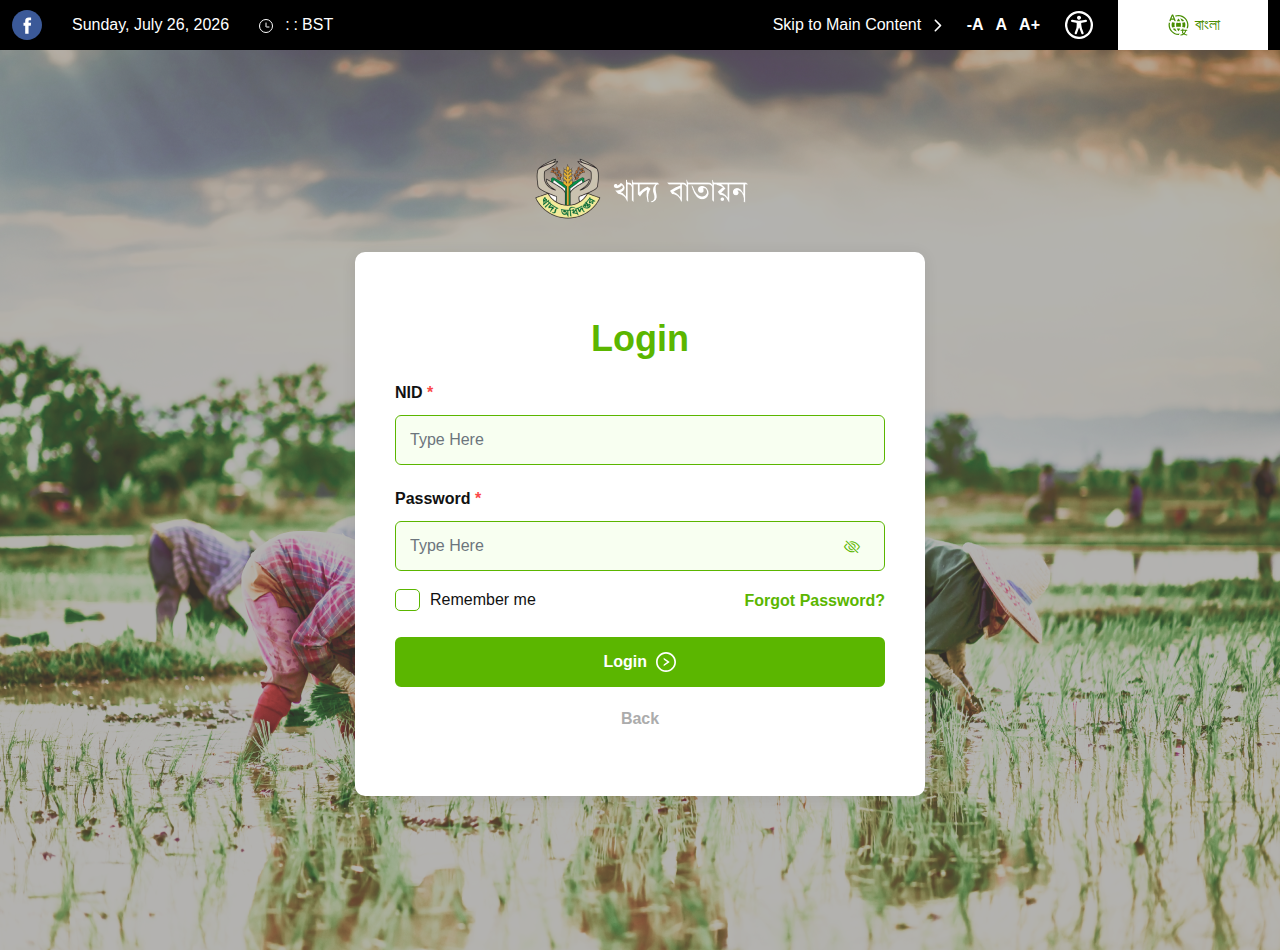
<file: htmls/login.html>
<!DOCTYPE html>
<html lang="en">

<head>
    <meta charset="UTF-8">
    <meta http-equiv="X-UA-Compatible" content="IE=edge">
    <meta name="viewport" content="width=device-width, initial-scale=1.0">
    <title>DG Food</title>
    <link rel="icon" type="image/png" href="images/favicon.png">
    <!-- css-files -->
    <link rel="stylesheet" href="css/bootstrap.min.css">
    <link rel="stylesheet" href="css/fonts.css">
    <link rel="stylesheet" href="css/all.min.css">
    <link rel="stylesheet" href="css/owl.carousel.min.css">
    <link rel="stylesheet" href="css/select2.min.css">
    <link rel="stylesheet" href="css/bootstrap-datepicker.min.css">
    <link rel="stylesheet" href="https://cdn.jsdelivr.net/npm/bootstrap-icons@1.5.0/font/bootstrap-icons.css">
    <link rel="stylesheet" href="css/style.css">
</head>

<body id="body" class="no-scroll">
    <div class="simultaneous no-mouse">
        <div class="hbar" style="border: 4px solid red;"></div>
    </div>
    <div class="top-header-wrap">
        <div class="container custom-container">
            <div class="row align-items-center">
                <div class="col-lg-6 col-md-6 col-sm-6 col-2">
                    <div class="top-left-side">
                        <ul class="social-icon">
                            <li>
                                <a href="https://www.facebook.com/groups/directorategeneraloffood">
                                    <svg width="30" height="30" viewBox="0 0 30 30" fill="none"
                                        xmlns="http://www.w3.org/2000/svg">
                                        <path
                                            d="M0 15C0 6.71575 6.71575 0 15 0C23.2843 0 30 6.71575 30 15C30 23.2843 23.2843 30 15 30C6.71575 30 0 23.2843 0 15Z"
                                            fill="#3B5998" />
                                        <path
                                            d="M16.5634 23.8197V15.6589H18.8162L19.1148 12.8466H16.5634L16.5673 11.4391C16.5673 10.7056 16.637 10.3126 17.6905 10.3126H19.0988V7.5H16.8458C14.1394 7.5 13.1869 8.86425 13.1869 11.1585V12.8469H11.5V15.6592H13.1869V23.8197H16.5634Z"
                                            fill="white" />
                                    </svg>
                                </a>
                            </li>
                           
                        </ul>
                        <div class="timeText d-flex align-items-center">
                           
                            <span id="Date"></span>
                            <ul class="d-flex">
                                <li class="me-2">
                                    <svg width="14" height="14" viewBox="0 0 14 14" fill="none"
                                        xmlns="http://www.w3.org/2000/svg">
                                        <circle cx="7" cy="7" r="6.5" stroke="white" />
                                        <path d="M10 8H7.25C7.11193 8 7 7.88807 7 7.75V4" stroke="white"
                                            stroke-linecap="round" />
                                    </svg>
                                </li>
                                <li id="hours"></li>
                                <li id="point">:</li>
                                <li id="min"></li>
                                <li id="point1">:</li>
                                <li id="sec"></li>
                                <li> BST</li>
                            </ul>
                        </div>
                    </div>
                </div>
                <div class="col-lg-6 col-md-6 col-sm-6 col-10">
                    <div class="top-right-side">
                        <ul class="top-content">
                            <li class="skip-text">
                                <a href="#break">Skip to Main Content
                                    <svg class="ms-2" width="8" height="13" viewBox="0 0 8 13" fill="none"
                                        xmlns="http://www.w3.org/2000/svg">
                                        <path fill-rule="evenodd" clip-rule="evenodd"
                                            d="M0.741115 12.3563C1.05293 12.6748 1.55566 12.6748 1.86748 12.3563L7.15566 6.95484C7.40384 6.70134 7.40384 6.29184 7.15566 6.03834L1.86748 0.636841C1.55566 0.318341 1.05293 0.318341 0.741116 0.636841C0.429298 0.955341 0.429298 1.46884 0.741116 1.78734L5.34839 6.49984L0.734752 11.2123C0.429298 11.5243 0.429297 12.0443 0.741115 12.3563Z"
                                            fill="white" />
                                    </svg>
                                </a>
                            </li>
                            <li>
                                <div class="darkLight-font">
                                    <ul class="font-btn d-flex">
                                        <li> <a href="javascript:;" id="btn-decrease">-A</a> </li>
                                        <li> <a href="javascript:;" id="btn-orig">A</a> </li>
                                        <li> <a href="javascript:;" id="btn-increase">A+</a> </li>
                                    </ul>
                                </div>
                            </li>
                            <li class="panel-btn">
                                <svg id="Layer_1" data-name="Layer 1" xmlns="http://www.w3.org/2000/svg" viewBox="0 0 122.88 122.88"><title>accessibility</title><path d="M61.44,0A61.46,61.46,0,1,1,18,18,61.21,61.21,0,0,1,61.44,0Zm-.39,74.18L52.1,98.91a4.94,4.94,0,0,1-2.58,2.83A5,5,0,0,1,42.7,95.5l6.24-17.28a26.3,26.3,0,0,0,1.17-4,40.64,40.64,0,0,0,.54-4.18c.24-2.53.41-5.27.54-7.9s.22-5.18.29-7.29c.09-2.63-.62-2.8-2.73-3.3l-.44-.1-18-3.39A5,5,0,0,1,27.08,46a5,5,0,0,1,5.05-7.74l19.34,3.63c.77.07,1.52.16,2.31.25a57.64,57.64,0,0,0,7.18.53A81.13,81.13,0,0,0,69.9,42c.9-.1,1.75-.21,2.6-.29l18.25-3.42A5,5,0,0,1,94.5,39a5,5,0,0,1,1.3,7,5,5,0,0,1-3.21,2.09L75.15,51.37c-.58.13-1.1.22-1.56.29-1.82.31-2.72.47-2.61,3.06.08,1.89.31,4.15.61,6.51.35,2.77.81,5.71,1.29,8.4.31,1.77.6,3.19,1,4.55s.79,2.75,1.39,4.42l6.11,16.9a5,5,0,0,1-6.82,6.24,4.94,4.94,0,0,1-2.58-2.83L63,74.23,62,72.4l-1,1.78Zm.39-53.52a8.83,8.83,0,1,1-6.24,2.59,8.79,8.79,0,0,1,6.24-2.59Zm36.35,4.43a51.42,51.42,0,1,0,15,36.35,51.27,51.27,0,0,0-15-36.35Z"/></svg>
                                <div class="side-panel">
                                    <div class="layout-buttons">
                                        <ul>
                                            <li>
                                                <a class="monocrome" href="javascript:;" onclick="toggleDarkLight()"><i class="fas fa-adjust"></i> &nbsp; Monochrome</a>
                                            </li>
                                            <li>
                                                <a class="invert" href="javascript:;"><i class="fa-solid fa-droplet"></i> &nbsp; Invert Colors</a>
                                            </li>
                                            <li>
                                                <a class="link-high" href="javascript:;"> <i class="fas fa-link"></i> &nbsp; Highlight link</a>
                                            </li>
                                            <li>
                                                <a class="heading-high" href="javascript:;"> <i class="fas fa-link"></i> &nbsp; Highlight Heading</a>
                                            </li>
                                            <li>
                                                <a class="reader-guide" href="javascript:;"> <i class="fas fa-book-open"></i> &nbsp; Reading Guide</a>
                                            </li>
                                            <li>
                                                <a class="cursor" href="javascript:;"><i class="fas fa-mouse-pointer"></i> &nbsp; Big Cursor</a>
                                            </li>
                                            <li>
                                                <a class="" href="https://www.nvaccess.org/files/nvda/releases/2020.4/nvda_2020.4.exe"><i class="fa-solid fa-download"></i> &nbsp; Download Screen Reader</a>
                                            </li>
                                            <li>
                                                <a class="reset" href="javascript:;"><i class="fa-solid fa-arrows-rotate"></i> &nbsp; Reset</a>
                                            </li>
                                           
                                        </ul>
                                    </div>
                                </div>
                            </li>
                            <li>
                                <a href="index-ben.html" class="language-btn">
                                    <svg width="23" height="22" viewBox="0 0 23 22" fill="none"
                                        xmlns="http://www.w3.org/2000/svg">
                                        <path
                                            d="M9.82031 14.4605C10.2628 15.4724 10.8257 16.4273 11.4969 17.3045C12.1696 16.4274 12.7342 15.4725 13.1786 14.4605C12.0626 14.409 10.9363 14.409 9.82031 14.4605Z"
                                            fill="#478D00" />
                                        <path
                                            d="M5.86523 14.852C6.80436 16.1836 8.18288 17.1414 9.75841 17.5571C9.11792 16.6284 8.58965 15.6272 8.18466 14.5742C7.4081 14.6411 6.63152 14.7336 5.86523 14.852Z"
                                            fill="#478D00" />
                                        <path
                                            d="M5.07789 8.37158C4.44018 9.98577 4.44018 11.7821 5.07789 13.3962C5.96761 13.2471 6.86249 13.1288 7.73164 13.0414C7.41791 11.6184 7.41791 10.1442 7.73164 8.7213C6.85734 8.63902 5.96761 8.52075 5.07789 8.37158Z"
                                            fill="#478D00" />
                                        <path
                                            d="M9.30546 12.9228C10.0357 12.8817 10.766 12.8611 11.4963 12.8611C12.2318 12.8611 12.9621 12.8817 13.6923 12.9228C14.0215 11.5816 14.0215 10.1806 13.6923 8.83936C12.2313 8.92678 10.7664 8.92678 9.30546 8.83936C8.97631 10.1806 8.97631 11.5816 9.30546 12.9228Z"
                                            fill="#478D00" />
                                        <path
                                            d="M17.9194 13.3962C18.5502 11.7808 18.5502 9.98707 17.9194 8.37158C17.0296 8.52075 16.1348 8.63902 15.2656 8.7213C15.5793 10.1442 15.5793 11.6184 15.2656 13.0414C16.1348 13.1288 17.0296 13.2471 17.9194 13.3962Z"
                                            fill="#478D00" />
                                        <path
                                            d="M13.2344 4.21094C13.8784 5.13833 14.4085 6.13981 14.8133 7.19381C15.5898 7.12695 16.3664 7.02923 17.1327 6.9161C16.1916 5.58424 14.8114 4.62647 13.2344 4.21094V4.21094Z"
                                            fill="#478D00" />
                                        <path
                                            d="M13.1786 7.30687C12.7354 6.29423 12.1706 5.33923 11.4969 4.46289C10.8247 5.33932 10.2617 6.29434 9.82031 7.30687C10.9363 7.35832 12.0626 7.35832 13.1786 7.30687Z"
                                            fill="#478D00" />
                                        <path
                                            d="M2.75002 7.25504C2.85656 7.32201 2.98133 7.35407 3.10696 7.34674C3.23258 7.33941 3.35279 7.29306 3.45081 7.21416C3.65172 7.04476 3.74074 6.72963 3.82901 6.4928L4.14822 5.63548H6.866L7.1852 6.47452C7.30282 6.78307 7.44611 7.24167 7.81007 7.32869C7.90432 7.35049 8.00217 7.35167 8.09691 7.33214C8.19166 7.31261 8.28107 7.27282 8.35901 7.21552C8.43695 7.15821 8.50158 7.08474 8.54848 7.00013C8.59538 6.91552 8.62344 6.82177 8.63073 6.72531C8.60413 6.47662 8.5347 6.23441 8.42553 6.0094L6.67904 1.69561C6.58221 1.39318 6.45156 1.10265 6.28959 0.829513C6.04037 0.466865 5.55956 0.451396 5.14863 0.600099C4.6539 0.77912 4.50783 1.37871 4.33518 1.81699C4.33401 1.81997 2.62517 6.04589 2.62517 6.04589C2.46125 6.45213 2.28454 6.9753 2.75002 7.25504ZM5.49343 1.97203L6.5012 4.6186H4.50391L5.49343 1.97203Z"
                                            fill="#478D00" />
                                        <path
                                            d="M19.792 16.8349C19.9297 16.8349 20.0618 16.7802 20.1592 16.6828C20.2566 16.5854 20.3113 16.4533 20.3113 16.3156C20.3113 16.1779 20.2566 16.0458 20.1592 15.9484C20.0618 15.851 19.9297 15.7963 19.792 15.7963H16.3232L16.3822 15.1396C16.3944 15.0025 16.3517 14.8661 16.2634 14.7605C16.1751 14.6548 16.0484 14.5886 15.9113 14.5763C15.7742 14.564 15.6378 14.6066 15.5321 14.6949C15.4264 14.7831 15.3601 14.9097 15.3477 15.0468L15.2804 15.7963H14.0961C13.9584 15.7963 13.8263 15.851 13.729 15.9484C13.6316 16.0458 13.5769 16.1779 13.5769 16.3156C13.5769 16.4533 13.6316 16.5854 13.729 16.6828C13.8263 16.7802 13.9584 16.8349 14.0961 16.8349H15.1871L15.0231 18.66C15.011 18.7952 15.0523 18.9299 15.1383 19.035C15.3929 19.3262 15.6764 19.5909 15.9843 19.8251C15.3319 20.2336 14.5901 20.4778 13.8225 20.5368C13.6894 20.5487 13.566 20.6115 13.478 20.7122C13.39 20.8128 13.3442 20.9434 13.3501 21.077C13.356 21.2105 13.4132 21.3366 13.5098 21.4291C13.6063 21.5215 13.7348 21.5732 13.8684 21.5733C13.8839 21.5733 13.8996 21.5726 13.9153 21.5713C15.0045 21.4927 16.0478 21.101 16.9194 20.4432C17.649 20.8495 18.5924 21.3258 19.743 21.4346C19.7598 21.4361 19.7763 21.4368 19.7925 21.4368C19.9259 21.4367 20.0542 21.3852 20.1507 21.293C20.2472 21.2009 20.3045 21.0751 20.3107 20.9418C20.317 20.8085 20.2716 20.6779 20.1842 20.5771C20.0967 20.4764 19.9738 20.4131 19.8409 20.4006C19.0112 20.3221 18.3093 19.9703 17.7325 19.6882C18.4329 18.8621 18.9336 17.8858 19.1957 16.8349H19.792ZM16.8187 19.1455C16.5553 18.9587 16.3076 18.7507 16.0782 18.5236L16.2299 16.8349H18.1234C17.8772 17.6974 17.4301 18.4893 16.8187 19.1455V19.1455Z"
                                            fill="#478D00" />
                                        <path
                                            d="M11.5003 0.918947C10.3642 0.918255 9.23631 1.1128 8.16602 1.49409L8.64652 2.67712C10.2406 2.12123 11.9621 2.04205 13.6004 2.44926C15.2387 2.85647 16.7228 3.73242 17.8711 4.96992C19.0194 6.20743 19.782 7.75281 20.0658 9.41698C20.3495 11.0812 20.1419 12.7919 19.4685 14.34H19.7925C20.1262 14.3403 20.4544 14.4255 20.7462 14.5875C21.2211 13.4099 21.4646 12.1517 21.4633 10.8819C21.4633 5.68835 16.9933 0.918947 11.5003 0.918947Z"
                                            fill="#478D00" />
                                        <path
                                            d="M2.81116 10.9943C2.8102 10.2924 2.89578 9.59307 3.06597 8.91214C2.6282 8.91278 2.20187 8.77237 1.85015 8.51172C1.47229 9.98363 1.43599 11.5225 1.74404 13.0105C2.05209 14.4986 2.69633 15.8966 3.6275 17.0975C4.55867 18.2984 5.75211 19.2706 7.11659 19.9395C8.48106 20.6085 9.98044 20.9566 11.5001 20.9572C11.6348 20.9572 11.7731 20.9536 11.9078 20.9463C11.9487 20.5617 12.1033 20.198 12.3519 19.9016C12.4446 19.7893 12.551 19.6891 12.6686 19.6031C12.2814 19.6574 11.891 19.6842 11.5001 19.6832C9.19632 19.681 6.98755 18.7648 5.35854 17.1358C3.72954 15.5068 2.81339 13.298 2.81116 10.9943V10.9943Z"
                                            fill="#478D00" />
                                    </svg>
                                    বাংলা
                                </a>
                            </li>
                        </ul>
                    </div>
                </div>
            </div>
        </div>
    </div>
<div class="dg-food-login-main-wrapper">
    <div class="container custom-container">
        <div class="login-logo">
            <a href="index.html">
                <img src="images/logo.png"" alt="img">
            </a>
        </div>
        <div class="login-form-wrapper">
            <h2>Login</h2>
            <form>
                <div class="form-group row">
                    <div class="col-md-12 col-12">
                        <div class="input-field">
                            <label for="nid">NID <span>*</span></label>
                            <input type="number" class="form-control color-input-strip" placeholder="Type Here">
                        </div>
                    </div>
                </div>
                <div class="form-group row mt-2">
                    <div class="col-md-12 col-12">
                        <div class="input-field">
                            <label for="">Password <span>*</span> </label>
                            <div class="inputWithIcon">
                                <input type="password" class="form-control color-input-strip" name="password" placeholder="Type Here">
                                <i class="toggle-password bi bi-eye-slash"></i>
                                <!-- <i class="toggle-password fa fa-fw fa-eye-slash"></i> -->
                            </div>
                        </div>
                    </div>
                </div>
                <div class="forgot-pass">
                    <div class="form-check">
                        <input class="styled-checkbox" id="styled-checkbox-1" type="checkbox"
                        value="value1">
                        <label for="styled-checkbox-1">Remember me</label>
                    </div>
                    <div class="check-box-wrapper">
                        <a href="forgot-password.html">Forgot Password?</a>
                     </div>
                </div>
                <div class="form-btn">
                    <a class="extra-secondary-bg-btn" href="fgl-dashboard.html">Login <span><svg width="20" height="20" viewBox="0 0 20 20" fill="none" xmlns="http://www.w3.org/2000/svg">
                        <g clip-path="url(#clip0_106_50)">
                        <path d="M13.4528 9.85445L7.96171 5.88124C7.93502 5.86186 7.90349 5.85026 7.87061 5.8477C7.83773 5.84515 7.80479 5.85175 7.77544 5.86678C7.74608 5.8818 7.72146 5.90466 7.7043 5.93282C7.68714 5.96099 7.67812 5.99335 7.67822 6.02633V7.0732C7.67822 7.30088 7.7876 7.5174 7.97287 7.65133L11.2184 9.99954L7.97287 12.3478C7.7876 12.4817 7.67822 12.696 7.67822 12.9259V13.9728C7.67822 14.1178 7.8434 14.2027 7.96171 14.1178L13.4528 10.1446C13.551 10.0732 13.551 9.92588 13.4528 9.85445Z" fill=""></path>
                        <path d="M10 0C4.47768 0 0 4.47768 0 10C0 15.5223 4.47768 20 10 20C15.5223 20 20 15.5223 20 10C20 4.47768 15.5223 0 10 0ZM10 18.3036C5.41518 18.3036 1.69643 14.5848 1.69643 10C1.69643 5.41518 5.41518 1.69643 10 1.69643C14.5848 1.69643 18.3036 5.41518 18.3036 10C18.3036 14.5848 14.5848 18.3036 10 18.3036Z" fill=""></path>
                        </g>
                        <defs>
                        <clipPath id="clip0_106_50">
                        <rect width="20" height="20" fill=""></rect>
                        </clipPath>
                        </defs>
                        </svg>
                    </span></a>
                    
                    <a class="back-btn" href="index.html">Back</a>
                </div>
                
            </form>
        </div>
    </div>
</div>


    <!-- js-files -->
    <script src="js/jquery-3.6.0.js"></script>
    <script src="js/bootstrap.min.js"></script>
    <script src="js/owl.carousel.min.js"></script>
    <script src="js/assesiblity.js"></script>
    <script src="js/jquery.magnific-popup.js"></script>
    <script src="js/custom.js"></script>
    <!-- password -->
     <!-- reader-giud -->
     <script src='js/gsap.min.js'></script>
</body>

</html>
</file>
<file: htmls/css/fonts.css>
@font-face {
    font-family: 'HelveticaNeueLTPro-Lt';
    src: url('../fonts/HelveticaNeueLTPro-Lt.eot');
    src: url('../fonts/HelveticaNeueLTPro-Lt.eot?#iefix') format('embedded-opentype'),
         url('../fonts/HelveticaNeueLTPro-Lt.svg#HelveticaNeueLTPro-Lt') format('svg'),
         url('../fonts/HelveticaNeueLTPro-Lt.ttf') format('truetype'),
         url('../fonts/HelveticaNeueLTPro-Lt.woff') format('woff'),
         url('../fonts/HelveticaNeueLTPro-Lt.woff2') format('woff2');
    font-weight: normal;
    font-style: normal;
  }
  @font-face {
    font-family: 'HelveticaNeueLTPro-Bd';
    src: url('../fonts/HelveticaNeueLTPro-Bd.eot');
    src: url('../fonts/HelveticaNeueLTPro-Bd.eot?#iefix') format('embedded-opentype'),
         url('../fonts/HelveticaNeueLTPro-Bd.svg#HelveticaNeueLTPro-Bd') format('svg'),
         url('../fonts/HelveticaNeueLTPro-Bd.ttf') format('truetype'),
         url('../fonts/HelveticaNeueLTPro-Bd.woff') format('woff'),
         url('../fonts/HelveticaNeueLTPro-Bd.woff2') format('woff2');
    font-weight: normal;
    font-style: normal;
  }
  
  @font-face {
    font-family: 'HelveticaNeueLTPro-Md';
    src: url('../fonts/HelveticaNeueLTPro-Md.eot');
    src: url('../fonts/HelveticaNeueLTPro-Md.eot?#iefix') format('embedded-opentype'),
         url('../fonts/HelveticaNeueLTPro-Md.svg#HelveticaNeueLTPro-Md') format('svg'),
         url('../fonts/HelveticaNeueLTPro-Md.ttf') format('truetype'),
         url('../fonts/HelveticaNeueLTPro-Md.woff') format('woff'),
         url('../fonts/HelveticaNeueLTPro-Md.woff2') format('woff2');
    font-weight: normal;
    font-style: normal;
  }
</file>
<file: htmls/css/style.css>
/*--- new-vvariable ----*/
@font-face {
  font-family: 'Helvetica', sans-serif;
  src: url("/fonts/Helvetica.ttf");
}

h1 {
  font-size: 48px;
}

h2 {
  font-size: 36px;
}

h3 {
  font-size: 26px;
}

h4 {
  font-size: 22px;
}

.form-control:focus {
  box-shadow: none;
}

h1, h2, h3, h4, h5, h6 {
  font-weight: 700;
  margin: 0;
  padding: 0;
}

body {
  font-size: 16px;
  line-height: 24px;
  width: 100%;
  padding: 0;
  background-color: #ffffff;
  transition: 0.5s;
  color: #111111;
  font-family: 'Helvetica', sans-serif;
}

a {
  text-decoration: none;
  transition: 0.5s;
  margin: 0;
  padding: 0;
  color: #111111;
}

a:hover {
  color: #111111;
  text-decoration: none;
}

p {
  margin: 0;
  padding: 0;
  font-size: 16px;
}

ul {
  margin: 0;
  padding: 0;
  list-style-type: none;
}

button:focus-visible {
  outline: none;
}

button:focus {
  box-shadow: none;
}

.custom-container {
  max-width: 1500px;
}

/*---- form-input ----*/
input:focus {
  outline: none;
}

button {
  border: 0;
}

.height-auto {
  height: auto !important;
}

.disable-input-strip {
  width: 100%;
  display: flex;
  align-items: center;
  justify-content: space-between;
  border: 1px solid #ACACAC;
  border-radius: 5px;
  background-color: #F2F2F2;
  height: 50px;
  line-height: 50px;
  padding: 0px 30px;
}

.disable-text-area-strip {
  width: 100%;
  border: 1px solid #ACACAC;
  border-radius: 5px;
  background-color: #F2F2F2;
  padding: 15px 30px;
}

.disable-text-area-strip p {
  display: inline-block;
}

.disable-text-area-strip span {
  display: inline-block;
}

.disable-text-area-strip strong {
  display: block;
  padding-top: 8px;
}

.color-input-strip {
  width: 100%;
  display: flex;
  align-items: center;
  justify-content: space-between;
  border: 1px solid #5BB600;
  border-radius: 5px;
  background-color: #F8FFF1;
  height: 50px;
  line-height: 50px;
  padding: 0px 30px;
  margin-bottom: 14px;
}

.color-input-strip p {
  color: #4767BC;
}

.color-input-strip p span {
  display: inline-block;
  padding-right: 12px;
}

.color-input-strip a {
  color: #5BB600;
}

.step-bar-main-wrapper {
  width: 100%;
  padding: 50px 0px;
}

.step-bar-main-wrapper ul {
  width: 100%;
  display: grid;
  align-items: center;
  justify-content: space-evenly;
  grid-auto-columns: minmax(20rem, auto);
  grid-template-columns: repeat(auto-fill, minmax(16rem, 1fr));
}

.step-bar-main-wrapper ul li {
  text-align: center;
  position: relative;
}

.step-bar-main-wrapper ul li .step-icon {
  position: relative;
  z-index: 9;
}

.step-bar-main-wrapper ul li .step-icon span {
  display: inline-block;
  width: 70px;
  height: 70px;
  line-height: 70px;
  text-align: center;
  background-color: #ffffff;
  border-radius: 50%;
  box-shadow: 0px 2px 15px rgba(0, 0, 0, 0.08);
}

.step-bar-main-wrapper ul li .step-icon span svg {
  fill: #5BB600;
  width: 30px;
  height: 30px;
}

.step-bar-main-wrapper ul li .step-name {
  padding-top: 14px;
}

.step-bar-main-wrapper ul li .step-name p {
  font-weight: 600;
}

.step-bar-main-wrapper ul li.active .step-icon span {
  background: linear-gradient(45.91deg, #5BB600 0%, #387100 101.63%);
}

.step-bar-main-wrapper ul li.active .step-icon span svg {
  fill: #ffffff;
}

.step-bar-main-wrapper ul li.active .step-name {
  color: #5BB600;
}

.step-bar-main-wrapper ul li:after {
  content: '';
  position: absolute;
  width: 100%;
  height: 2px;
  background-color: #F2F2F2;
  top: 35%;
}

.step-bar-main-wrapper ul .stroke-color .step-icon span svg {
  fill: none;
  stroke: #5BB600;
}

.step-bar-main-wrapper ul .stroke-color:after {
  display: none;
}

.step-bar-main-wrapper.new-step-bar-wrapper ul {
  grid-template-columns: repeat(auto-fill, minmax(24rem, 1fr));
}

.form-title {
  border-bottom: 1px solid #5BB600;
  padding: 12px 0px 20px;
  margin-bottom: 30px;
}

.form-title h5 {
  color: #5BB600;
  padding-bottom: 0;
}

.custom-file-button {
  display: flex;
  align-items: center;
  position: relative;
}

.custom-file-button label {
  margin-bottom: 0;
  position: absolute;
  right: 6px;
  top: 16px;
  background-color: #E5B23C;
  color: #ffffff;
  width: 123px;
  display: block;
  border: 1px solid #E5B23C;
}

.custom-file-button input[type="file"] {
  height: 50px;
  line-height: 38px;
  border: 1px dashed #5BB600;
  background-color: #F8FFF1;
  margin-top: 10px;
  padding: 6px 24px;
}

.custom-file-button input[type="file"]::-webkit-file-upload-button {
  display: none;
}

.custom-file-button input[type="file"]::file-selector-button {
  display: none;
}

.custom-file-button input[type="file"]:focus {
  box-shadow: none;
}

.custom-file-button:hover label {
  background-color: #E5B23C;
  cursor: pointer;
}

.accordion-button:not(.collapsed)::after {
  display: none;
}

.accordion-button:focus {
  z-index: 3;
  border-color: transparent;
  outline: 0;
  box-shadow: none;
}

.form-name-header {
  border: 1px solid #5BB600;
  background-color: #F8FFF1;
  text-align: center;
  border-radius: 6px;
  border-bottom-right-radius: 0;
  border-bottom-left-radius: 0;
}

.form-name-header .form-name-text {
  padding: 20px;
  position: relative;
  display: flex;
  flex-direction: column;
}

.form-name-header .form-name-text p {
  font-weight: 600;
}

.form-name-header .form-name-text h3 {
  color: #5BB600;
  text-transform: uppercase;
  padding: 6px 0px;
}

.form-name-header .form-name-text .form-logo {
  position: absolute;
}

.form-name-header .form-name-text .cusscess-icon {
  padding: 50px 0px 20px;
}

.form-name-header .form-name-text .cusscess-icon h4 {
  padding: 20px 0px 16px;
}

.form-name-header .form-name-text .cusscess-icon small {
  font-size: 16px;
  color: #5BB600;
  font-weight: 600;
}

.form-name-header .form-name-text .form-btn {
  font-weight: 400;
  padding-bottom: 50px;
  padding-top: 18px;
}

.form-name-header .form-name-text .form-btn .extra-secondary-btn {
  border: 1px solid #5BB600;
}

.form-name-header .form-name-tag-line {
  padding: 12px;
  border-top: 1px solid #5BB600;
  background-color: #E5FFCB;
}

.form-name-header .form-name-tag-line p {
  font-weight: 600;
  text-transform: uppercase;
}

.notice-line {
  color: #FB4949;
  font-weight: 600;
}

.gap-col {
  display: flex;
  gap: 15px;
  align-items: center;
}

.dashboard-header {
  padding: 20px;
  background-color: #F8FFF1;
  border: 1px solid #5BB600;
  border-radius: 5px;
}

.dashboard-header h4 {
  color: #5BB600;
}

.dashboard-heading-strip {
  display: flex;
  align-items: center;
  justify-content: space-between;
  border: 1px solid #5BB600;
  background-color: #F8FFF1;
  padding: 20px;
  border-radius: 6px;
}

.dashboard-heading-strip .pending h4 {
  padding-bottom: 0;
  color: #5BB600 !important;
}

.dashboard-heading-strip .applied h4 {
  padding-bottom: 0;
}

.blue-approve {
  color: #832FD8;
  font-weight: 600;
}

.rejected-tbl-text {
  color: #EB0505;
  font-weight: 600;
}

.challan-tbl-text {
  font-weight: 600;
  color: #0D76D8;
}

.issued-tbl-text {
  font-weight: 600;
  color: #149200;
}

.dashboard-license-top-header {
  width: 100%;
  background-color: #5BB600;
  border-radius: 5px;
  padding: 25px 35px;
  display: flex;
  align-items: center;
  justify-content: space-between;
}

.dashboard-license-top-header .nid-no p {
  color: #ffffff;
  font-weight: 600;
}

.dashboard-license-top-header .nid-no p span {
  display: inline-block;
  padding-left: 16px;
}

.bg-common {
  background-color: #5BB600;
  color: #ffffff;
  display: block;
  font-weight: 600;
  padding: 15px 20px;
  width: 100%;
}

.dashboard-heading-strip {
  display: flex;
  align-items: center;
  justify-content: space-between;
  border: 1px solid #5BB600;
  background-color: #F8FFF1;
  padding: 20px;
  border-radius: 6px;
}

.dashboard-heading-strip .pending h4 {
  color: #E5B23C;
}

.dashboard-heading-strip .pending h4 span {
  padding-right: 12px;
}

.dashboard-heading-strip .pending.font-color h4 {
  color: #5BB600;
}

.dashboard-heading-strip .pending.font-color h4 span {
  display: inline-block;
  padding-right: 12px;
}

.dashboard-heading-strip.rejected-header {
  background-color: #F8FFF1;
  align-items: baseline;
  border: 1px solid #FB4949;
}

.dashboard-heading-strip.rejected-header .pending {
  display: flex;
  flex-direction: column;
  gap: 22px;
}

.dashboard-heading-strip.rejected-header .pending h4 {
  color: #FB4949;
}

.dashboard-heading-strip.rejected-header .pending h4 span {
  display: inline-block;
  padding-right: 25px;
}

.dashboard-heading-strip.rejected-header .pending h4 small {
  font-weight: 400;
  color: #111111;
  display: inline-block;
  padding-left: 25px;
}

.note {
  padding: 10px 0px 0px;
  color: #FB4949;
}

.note.note-title {
  display: block;
  font-size: 18px;
  margin-top: 12px;
}

.status-btn {
  display: flex;
  gap: 12px;
  align-items: center;
  background-color: #F8FFF1;
  border: 1px solid #5BB600;
  padding: 10px 16px;
  border-radius: 5px;
}

.status-btn p {
  font-weight: 600;
  color: #5BB600;
}

.status-pending-btn {
  display: flex;
  gap: 12px;
  align-items: center;
  background-color: #FFFBEA;
  border: 1px solid #E5B23C;
  padding: 10px 16px;
  border-radius: 5px;
  color: #E5B23C;
  font-weight: 600;
}

.status-pending-btn:hover {
  color: #E5B23C;
}

.datepicker {
  padding: 12px;
  width: 310px;
}

.datepicker .datepicker-days .table-condensed {
  width: 277px;
  font-size: 14px;
}

.datepicker .datepicker-days .table-condensed tr th {
  color: #5BB600;
}

.datepicker .datepicker-days .table-condensed tr .active {
  background-color: #5BB600 !important;
  background-image: none;
}

.datepicker td {
  width: 60px;
}

.datepicker table {
  width: 270px;
}

.pegination-wrapper {
  width: 100%;
  margin-top: 30px;
}

.pegination-wrapper ul {
  width: 100%;
  display: flex;
  gap: 8px;
  justify-content: center;
  align-items: center;
  background: #F8FFF1;
  border: 1px solid #5BB600;
  border-radius: 6px;
  max-width: 580px;
  margin: auto;
  padding: 5px 0px;
}

.pegination-wrapper ul li a {
  display: inline-block;
  width: 50px;
  height: 50px;
  line-height: 50px;
  text-align: center;
  font-weight: 600;
  border-radius: 50%;
  color: #000000;
}

.pegination-wrapper ul li a:hover {
  background-color: #5BB600;
  color: #ffffff;
}

.pegination-wrapper ul li a:hover span svg {
  fill: #ffffff;
}

.pegination-wrapper ul li.active a {
  background-color: #5BB600;
  color: #ffffff;
}

.pegination-wrapper ul .prev a {
  width: 116px;
  border-radius: 0;
}

.pegination-wrapper ul .prev a span {
  display: inline-block;
  padding: 0px 5px;
}

.pegination-wrapper ul .prev a span svg {
  fill: #000000;
  transition: 0.5s;
}

.pegination-wrapper ul .prev a:hover {
  background-color: transparent;
  color: #5BB600;
}

.pegination-wrapper ul .prev a:hover span svg {
  fill: #5BB600;
  transition: 0.5s;
}

.sidebarList::-webkit-scrollbar {
  width: 5px;
  margin-left: 12px;
}

/* Track */
.sidebarList::-webkit-scrollbar-track {
  background: #ffffff;
}

/* Handle */
.sidebarList::-webkit-scrollbar-thumb {
  background: #5BB600;
}

/* Handle on hover */
.sidebarList::-webkit-scrollbar-thumb:hover {
  background: #5BB600;
}

.blog-side-scroll-wrapper::-webkit-scrollbar {
  width: 5px;
  margin-left: 12px;
}

/* Track */
.blog-side-scroll-wrapper::-webkit-scrollbar-track {
  background: #ffffff;
}

/* Handle */
.blog-side-scroll-wrapper::-webkit-scrollbar-thumb {
  background: #5BB600;
}

/* Handle on hover */
.blog-side-scroll-wrapper::-webkit-scrollbar-thumb:hover {
  background: #5BB600;
}

/*--- dropdown-menu --*/
.tbContainer button {
  background: transparent;
  margin-top: 45px;
}

.menu-dropdown {
  position: relative;
}

.menu-dropdown a {
  display: flex;
  align-items: center;
  column-gap: 7px;
}

.menu-dropdown .submenu {
  position: absolute;
  background-color: #ffffff;
  width: 130px;
  box-shadow: 0px 0px 12px #00000029;
  border-radius: 5px;
  padding: 15px 0;
  left: 0;
  top: 50px;
  visibility: hidden;
  opacity: 0;
  transition: all 0.5s;
  z-index: 11;
}

.menu-dropdown .submenu li a {
  padding: 3px 12px !important;
  color: #111111 !important;
}

.menu-dropdown:hover .submenu {
  top: 42px;
  visibility: visible;
  opacity: 1;
}

.desable-btn {
  background-color: #ACACAC;
  display: inline-block;
  padding: 0px 20px;
  height: 50px;
  line-height: 46px;
  text-align: center;
  border-radius: 6px;
  font-weight: 600;
  color: #ffffff;
}

.desable-btn span {
  display: inline-block;
  padding-left: 5px;
  vertical-align: 2px;
}

.desable-btn span svg {
  fill: #ffffff;
}

.desable-btn:hover {
  color: #ffffff;
}

.extra-secondary-btn {
  display: inline-block;
  padding: 0px 10px;
  min-width: 150px;
  height: 50px;
  line-height: 46px;
  text-align: center;
  border-radius: 6px;
  font-weight: 600;
  color: #5BB600;
  border: 2px solid #5BB600;
  background-color: #F8FFF1;
}

.extra-secondary-btn span {
  display: inline-block;
  padding-left: 5px;
  vertical-align: 2px;
}

.extra-secondary-btn span svg {
  fill: #5BB600;
}

.extra-secondary-btn:hover {
  background-color: #5BB600;
  color: #ffffff;
}

.extra-secondary-btn:hover span svg {
  fill: #ffffff;
}

.extra-secondary-bg-btn {
  display: inline-block;
  min-width: 140px;
  padding: 0px 10px;
  height: 50px;
  line-height: 46px;
  text-align: center;
  border-radius: 6px;
  font-weight: 600;
  color: #ffffff;
  background-color: #5BB600;
  border: 2px solid #5BB600;
}

.extra-secondary-bg-btn span {
  display: inline-block;
  padding-left: 5px;
  vertical-align: 0px;
}

.extra-secondary-bg-btn span svg {
  fill: #ffffff;
  transition: 0.5s;
}

.extra-secondary-bg-btn:hover {
  background-color: transparent;
  color: #5BB600;
}

.extra-secondary-bg-btn:hover span svg {
  fill: #5BB600;
  transition: 0.5s;
}

.extra-red-bg-btn {
  display: inline-block;
  min-width: 140px;
  padding: 0px 10px;
  height: 50px;
  line-height: 46px;
  text-align: center;
  border-radius: 6px;
  font-weight: 600;
  color: #ffffff;
  background-color: #FB4949;
  border: 2px solid #FB4949;
}

.extra-red-bg-btn span {
  display: inline-block;
  padding-left: 5px;
  vertical-align: 2px;
}

.extra-red-bg-btn span svg {
  fill: #ffffff;
  transition: 0.5s;
}

.extra-red-bg-btn:hover {
  background-color: transparent;
  color: #FB4949;
}

.extra-red-bg-btn:hover span svg {
  fill: #FB4949;
  transition: 0.5s;
}

.center-custom-btn {
  display: flex;
  justify-content: center;
}

.extra-secondary-btn2 {
  display: inline-block;
  padding: 0px 20px;
  height: 50px;
  line-height: 46px;
  text-align: center;
  border-radius: 6px;
  background-color: #E5B23C;
  border: 2px solid #E5B23C;
  font-weight: 600;
  color: #ffffff;
  min-width: auto;
}

.extra-secondary-btn2 span {
  vertical-align: 2px;
  transition: 0.5s;
}

.extra-secondary-btn2 span svg {
  fill: #ffffff;
}

.extra-secondary-btn2:hover {
  background-color: transparent;
  color: #E5B23C;
  border: 2px solid #E5B23C;
}

.extra-secondary-btn2:hover span {
  transition: 0.5s;
}

.extra-secondary-btn2:hover span svg {
  fill: #E5B23C;
}

.extra-secondary-btn2.reset-btn {
  min-width: 130px;
}

.extra-secondary-btn2.unresolved-btn {
  background-color: #ffffff;
  color: #E5B23C;
}

.extra-secondary-btn2.unresolved-btn span {
  vertical-align: 2px;
}

.extra-secondary-btn2.unresolved-btn span svg {
  fill: #E5B23C;
}

.extra-secondary-btn2.unresolved-btn:hover {
  background-color: #E5B23C;
  color: #ffffff;
}

.extra-secondary-btn2.unresolved-btn:hover span svg {
  fill: #ffffff;
}

.input-btn {
  background: #5BB600;
  color: #fff;
  display: inline-block;
  padding: 7px 20px;
  border-radius: 5px;
  position: absolute;
  right: 7px;
  top: 40px;
}

.input-btn:hover {
  color: #ffffff;
}

.input-btn.active {
  background-color: #ff0000;
}

.status-title {
  display: flex;
  align-items: center;
  justify-content: space-between;
}

.status-title span {
  color: #5BB600;
  font-weight: 600;
  font-size: 26px;
}

.comment-box {
  width: 100%;
  padding: 20px;
  border: 1px solid #5BB600;
  border-radius: 5px;
  display: flex;
  gap: 12px;
}

.dashboard-bg {
  background-color: #f9f9f9;
}

/*--- dark-mode ---*/
.dark-mode {
  overflow-x: hidden;
  filter: grayscale(1);
}

body.dark-mode .monocrome {
  background-color: #E5FFCB;
}

/*--- invert-css ---*/
.invert-color {
  filter: invert(100%);
}

body.invert-color .invert {
  background-color: #E5FFCB;
}

/*--- link-highlight ---*/
body.link-back a {
  background-color: #FB4949;
  color: #ffffff;
}

body.link-back .link-high {
  background-color: #E5FFCB;
}

/*--- heading-highlight ---*/
body.head-back h1, body.head-back h2, body.head-back h3, body.head-back h4, body.head-back h5, body.head-back h6 {
  background-color: #FB4949;
  color: #ffffff;
}

body.head-back .heading-high {
  background-color: #E5FFCB;
}

/*--- big-cursor ---*/
body.clicked {
  cursor: url("../images/cursor.svg"), auto !important;
}

body.clicked .cursor {
  background-color: #E5FFCB;
}

body.reader .reader-guide {
  background-color: #E5FFCB;
}

.fgl-resolved-strip-wrapper {
  width: 100%;
  display: flex;
  border: 1px solid #5BB600;
  background-color: #F8FFF1;
  border-radius: 5px;
  padding: 20px;
  justify-content: space-between;
}

.fgl-resolved-strip-wrapper h4 {
  color: #5BB600;
}

.fgl-resolved-strip-wrapper h4 span {
  display: inline-block;
  padding-right: 5px;
}

.fgl-resolved-strip-wrapper .applied h4 {
  padding-bottom: 0px !important;
  color: #000000 !important;
}

.fgl-resolved-strip-wrapper.unresolved {
  border: 1px solid #E5B23C;
  background-color: #FFFBEA;
}

.fgl-resolved-strip-wrapper.unresolved h4 {
  color: #E5B23C;
}

.fgl-resolved-strip-wrapper.reject-strip-wrapper {
  background-color: #FFF1F1;
  border: 1px solid #FB4949;
}

.fgl-resolved-strip-wrapper.reject-strip-wrapper .pending {
  display: flex;
  flex-direction: column;
  gap: 12px;
}

.fgl-resolved-strip-wrapper.reject-strip-wrapper .pending h4 {
  color: #FB4949;
}

/* width */
.archive-post ul::-webkit-scrollbar {
  width: 5px;
}

/* Track */
.archive-post ul::-webkit-scrollbar-track {
  background: #ffffff;
}

/* Handle */
.archive-post ul::-webkit-scrollbar-thumb {
  background: #E1E1E1;
}

/* Handle on hover */
.archive-post ul::-webkit-scrollbar-thumb:hover {
  background: #E1E1E1;
}

.fgl-challan-strip-wrapper {
  width: 100%;
  display: flex;
  border: 1px solid #0D76D8;
  background-color: #D9EFFF;
  border-radius: 5px;
  padding: 20px;
  justify-content: space-between;
}

.fgl-challan-strip-wrapper h4 {
  color: #0D76D8;
  padding-bottom: 0px !important;
}

.fgl-challan-strip-wrapper h4 span {
  display: inline-block;
  padding-right: 5px;
}

.fgl-challan-strip-wrapper .applied h4 {
  padding-bottom: 0px !important;
  color: #000000 !important;
}

.fgl-approval-strip-wrapper {
  width: 100%;
  display: flex;
  border: 1px solid #832FD8;
  background-color: #F2E8FF;
  border-radius: 5px;
  padding: 20px;
  justify-content: space-between;
}

.fgl-approval-strip-wrapper h4 {
  color: #832FD8;
  padding-bottom: 0px !important;
}

.fgl-approval-strip-wrapper h4 span {
  display: inline-block;
  padding-right: 5px;
}

.fgl-approval-strip-wrapper .applied h4 {
  padding-bottom: 0px !important;
  color: #000000 !important;
}

.dg-filter-list-main-wrapper {
  width: 100%;
  border-radius: 5px;
  border: 1px solid #5BB600;
  background-color: #F8FFF1;
  padding: 20px;
}

.dg-filter-list-main-wrapper h5 {
  font-size: 20px;
  color: #5BB600;
}

input::-webkit-outer-spin-button,
input::-webkit-inner-spin-button {
  -webkit-appearance: none;
  margin: 0;
}

.custom-select-drop .select2-container--open .select2-dropdown--below {
  margin-top: -11px;
}

.acf-form-btn {
  display: flex;
  flex-wrap: wrap;
  row-gap: 12px;
}

.multi-btn {
  display: flex;
  gap: 20px;
  align-items: center;
}

/*------ responsive ----*/
@media (max-width: 991px) {
  .section-space {
    padding: 100px 0;
  }
}

@media (max-width: 767px) {
  .section-space {
    padding: 60px 0;
  }
}

/* width */
.guidline-content::-webkit-scrollbar {
  width: 6px;
}

/* Track */
.guidline-content::-webkit-scrollbar-track {
  border-radius: 10px;
  border: 1px solid #5BB600;
}

/* Handle */
.guidline-content::-webkit-scrollbar-thumb {
  background: #5BB600;
  border-radius: 10px;
}

/*--- otp-modal --*/
/*--- single-upload-file --*/
#upload-single-wrap {
  display: flex;
  justify-content: space-between;
  border: 1px dashed #C4C4C4;
  padding: 10px;
  border-radius: 5px;
}

/*--- single-upload-file-old --*/
@media (max-width: 767px) {
  .modal-wrap .modal .modal-dialog {
    max-width: 460px;
    margin: 0 auto;
  }
  .modal-wrap .modal .modal-dialog .modal-content .close-popup {
    width: 35px;
    height: 35px;
    right: -18px;
    top: -20px;
  }
  .modal-wrap .modal .modal-dialog .modal-content .close-popup svg {
    width: 15px;
    height: 15px;
  }
  .modal-wrap .modal .modal-dialog .modal-content .modal-body form .enterOtp .otp {
    width: 50px;
    height: 50px;
    padding: 10px;
  }
}

@media (max-width: 500px) {
  .upload-wrapper .yes .btn_upload {
    min-width: 168px;
  }
  .modal-wrap .modal .modal-dialog .modal-content .modal-body {
    padding: 40px 10px 40px 10px;
  }
  .modal-wrap .modal .modal-dialog {
    max-width: 280px;
  }
  .modal-wrap .modal .modal-dialog h4 {
    font-size: 20px;
  }
  .modal-wrap .modal .modal-dialog h4 br {
    display: none;
  }
  .modal-wrap .modal .modal-dialog .modal-content .modal-body form .enterOtp {
    column-gap: 8px;
    row-gap: 10px;
    justify-content: center;
  }
  .modal-wrap .modal .modal-dialog .modal-content .modal-body form .enterOtp .otp {
    width: 32px;
    height: 32px;
  }
  .dg-food-login-main-wrapper .login-form-wrapper h2 {
    font-size: 20px;
  }
}

@media (max-width: 380px) {
  .upload-wrapper .upload-cross {
    width: 140px;
  }
  .upload-wrapper .upload-cross img {
    width: 100%;
  }
}

/*--- top-header-start --*/
.top-header-wrap {
  background-color: #000000;
}

.top-header-wrap .top-left-side {
  display: flex;
  align-items: center;
  column-gap: 30px;
}

.top-header-wrap .top-left-side .social-icon {
  display: flex;
  column-gap: 10px;
}

.top-header-wrap .top-left-side .timeText {
  column-gap: 30px;
}

.top-header-wrap .top-left-side .timeText #Date {
  color: #ffffff;
}

.top-header-wrap .top-left-side .timeText ul {
  column-gap: 2px;
}

.top-header-wrap .top-left-side .timeText ul li {
  color: #ffffff;
}

.top-header-wrap .top-right-side .top-content {
  display: flex;
  column-gap: 25px;
  justify-content: flex-end;
  align-items: center;
}

.top-header-wrap .top-right-side .top-content li a {
  color: #ffffff;
}

.top-header-wrap .top-right-side .top-content li a.language-btn {
  background-color: #ffffff;
  color: #478D00;
  width: 150px;
  height: 50px;
  display: flex;
  justify-content: center;
  align-items: center;
  column-gap: 5px;
}

.top-header-wrap .top-right-side .top-content li .darkLight-font ul {
  column-gap: 12px;
}

.top-header-wrap .top-right-side .top-content li .darkLight-font ul li a {
  font-weight: 700;
}

/*--- top-header-end --*/
/*--- header-start --*/
header {
  background-color: #5BB600;
  padding: 0px 0;
}

header .header-right ul {
  column-gap: 25px;
}

header .header-right ul li .login-btn {
  background-color: #478D00;
  display: block;
  width: 120px;
  height: 50px;
  column-gap: 5px;
  border-radius: 5px;
  color: #ffffff;
}

header .header-right ul li .login-btn svg {
  stroke: #ffffff;
}

header .header-right ul li .login-btn:hover {
  background-color: #E5FFCB;
  color: #5BB600;
}

header .header-right ul li .login-btn:hover svg {
  stroke: #5BB600;
}

header .header-right ul li.header-border {
  position: relative;
  /*-- search --*/
  /*-- search --*/
}

header .header-right ul li.header-border a {
  border-left: 1px solid #ffffff54;
  padding-left: 25px;
  line-height: 40px;
  display: block;
}

header .header-right ul li.header-border .notification-box-wrapper {
  position: absolute;
  top: 62px;
  right: 0;
  width: 450px;
  background-color: #ffffff;
  border-radius: 6px;
  border-top-left-radius: 0;
  border-top-right-radius: 0;
  padding: 24px;
  display: none;
  box-shadow: 0px 2px 15px rgba(0, 0, 0, 0.08);
  z-index: 99;
}

header .header-right ul li.header-border .notification-box-wrapper .notify-box {
  display: flex;
  gap: 16px;
  background-color: #F8FFF1;
  padding: 12px;
  border: 1px solid #5BB600;
  border-radius: 6px;
  margin-bottom: 12px;
}

header .header-right ul li.header-border .notification-box-wrapper .notify-box .noti-icon span {
  display: inline-block;
  width: 60px;
  height: 60px;
  line-height: 54px;
  text-align: center;
  border: 1px solid #5BB600;
  border-radius: 50px;
}

header .header-right ul li.header-border .notification-box-wrapper .notify-box .noti-icon span svg {
  stroke: #5BB600;
}

header .header-right ul li.header-border .notification-box-wrapper .notify-box .noti-text h4 {
  font-size: 16px;
}

header .header-right ul li.header-border .notification-box-wrapper .notify-box .noti-text p {
  font-size: 14px;
}

header .header-right ul li.header-border .notification-box-wrapper .notify-box .noti-text a {
  color: #5BB600;
  padding-left: 0;
  line-height: inherit;
}

header .header-right ul li.header-border .notification-box-wrapper .view-all-btn {
  text-align: center;
}

header .header-right ul li.header-border .notification-box-wrapper .view-all-btn a {
  padding-left: 0;
  font-weight: 600;
}

header .header-right ul li.header-border .notification-box-wrapper .view-all-btn a:hover {
  color: #5BB600;
}

header .header-right ul li.header-border.search-wrap {
  position: relative;
}

header .header-right ul li.header-border.search-wrap a svg {
  width: 25px;
  height: 25px;
  fill: #ffffff;
  transition: all 0.8s ease;
}

header .header-right ul li.header-border.search-wrap a:hover svg {
  fill: #274e00;
}

header .header-right ul li.header-border.search-wrap .search_bar {
  position: relative;
}

header .header-right ul li.header-border.search-wrap .search_bar .lv_search_bar {
  color: #444;
  font-size: 16px;
  cursor: pointer;
}

header .header-right ul li.header-border.search-wrap .search_bar .lv_search_box {
  position: absolute;
  width: 270px;
  top: 62px;
  right: 0px;
  padding: 12px;
  font-size: 16px;
  display: inline-block;
  border-top: 3px solid #E5FFCB;
  border-radius: 0px;
  -o-box-shadow: 0px 2px 7px -3px rgba(0, 0, 0, 0.5);
  -ms-box-shadow: 0px 2px 7px -3px rgba(0, 0, 0, 0.5);
  box-shadow: 0px 5px 8px -5px rgba(0, 0, 0, 0.5);
  background-color: #ffffff;
  display: none;
  z-index: 1000;
}

header .header-right ul li.header-border.search-wrap .search_bar .lv_search_box input {
  float: left;
  color: #111111;
  width: calc(100% - 45px);
  padding: 0px 10px;
  height: 45px;
  border: 1px solid #e1e1e1;
  border-top-left-radius: 6px;
  border-bottom-left-radius: 6px;
  border-right: 0px;
}

header .header-right ul li.header-border.search-wrap .search_bar .lv_search_box .searct-btn {
  width: 45px;
  height: 45px;
  line-height: 45px;
  border: 1px solid #5BB600;
  border-left: none;
  background: #5BB600;
  color: #ffffff;
  text-align: center;
  padding: 0px;
  display: inline-block;
  border-top-right-radius: 6px;
  border-bottom-right-radius: 6px;
  transition: all 0.5s;
}

header .header-right ul li.header-border.search-wrap .search_bar .lv_search_box .searct-btn:hover {
  color: #ffffff;
  background: #5BB600;
  border-color: #5BB600;
  transition: all 0.5s;
}

header .header-right ul li.header-border.notify-drop a svg {
  stroke: #ffffff;
  width: 25px;
  height: 25px;
}

header .header-right ul li.header-border.notify-drop a:hover svg {
  stroke: #274e00;
}

header.menu-fixed {
  position: fixed;
  z-index: 99;
  width: 100%;
  top: 0;
}

/*--- toggle --*/
#nav-icon2 svg {
  fill: #ffffff;
  width: 35px;
  height: 30px;
  position: relative;
}

/*--- dropdown ---*/
.top-content .panel-btn {
  position: relative;
  cursor: pointer;
}

.top-content .panel-btn .side-panel {
  position: absolute;
  background-color: #ffffff;
  width: 250px;
  right: 0;
  top: 38px;
  z-index: 111;
  padding: 20px 0;
  border-radius: 5px;
  display: none;
}

.top-content .panel-btn .side-panel .layout-buttons ul li a {
  color: #111111 !important;
  padding: 10px 10px 10px 20px;
  display: block;
}

.top-content .panel-btn .side-panel .layout-buttons ul li:hover a {
  background-color: #5BB600;
  color: #ffffff !important;
}

.top-content .panel-btn .side-panel .layout-buttons ul li .reset {
  background-color: #5bb6002b;
}

.top-content .panel-btn svg {
  width: 28px;
  height: 28px;
  fill: #ffffff;
}

.main-menu {
  position: relative;
}

.main-menu .menu-dropdown {
  width: 780px;
  position: absolute;
  background-color: #ffffff;
  right: -65px;
  top: 57px;
  z-index: 111;
  padding: 20px 0;
  border-radius: 5px;
  border-top-left-radius: 0;
  border-top-right-radius: 0;
  display: none;
}

.main-menu .menu-dropdown .menu-box {
  display: flex;
  column-gap: 20px;
  padding: 0 20px;
  justify-content: space-between;
}

.main-menu .menu-dropdown .menu-box.layout-buttons ul {
  width: 100%;
  display: flex;
  justify-content: space-between;
  flex-wrap: wrap;
}

.main-menu .menu-dropdown .menu-box.layout-buttons ul li {
  margin-bottom: 15px;
  width: 48%;
}

.main-menu .menu-dropdown .menu-box.layout-buttons ul li a {
  color: #111111 !important;
  padding: 10px 10px 10px 20px;
  display: block;
  background-color: #E5FFCB;
  border-radius: 5px;
}

.main-menu .menu-dropdown .menu-box.layout-buttons ul li a span {
  display: inline-block;
  padding-right: 6px;
}

.main-menu .menu-dropdown .menu-box.layout-buttons ul li a span svg {
  fill: #5BB600;
  width: 30px;
  height: 30px;
  transition: 0.5s;
}

.main-menu .menu-dropdown .menu-box.layout-buttons ul li:hover a {
  background-color: #5BB600;
  color: #ffffff !important;
}

.main-menu .menu-dropdown .menu-box.layout-buttons ul li:hover a span svg {
  fill: #ffffff;
  transition: 0.5s;
}

.login-drop {
  position: relative;
}

.login-drop .login-dropdown {
  width: 236px;
  position: absolute;
  background-color: #ffffff;
  right: 0px;
  top: 68px;
  z-index: 111;
  padding: 12px 18px;
  border-radius: 5px;
  border-top-left-radius: 0;
  border-top-right-radius: 0;
  display: none;
}

.login-drop .login-dropdown a {
  display: flex;
  width: 100%;
  padding: 12px;
  background-color: #E5FFCB;
  color: #000000;
  font-weight: 500;
  border: 1px solid #ffffff;
  border-radius: 5px;
}

.login-drop .login-dropdown a span {
  display: inline-block;
  padding-right: 8px;
}

.login-drop .login-dropdown a:hover {
  border: 1px solid #5BB600;
}

.login-drop .login-dropdown a + a {
  margin-top: 10px;
}

.profile-dropdown {
  position: relative;
}

.profile-dropdown a {
  display: flex;
  align-items: center;
  column-gap: 7px;
}

.profile-dropdown a img {
  border-radius: 50px;
}

.profile-dropdown a p {
  color: #ffffff;
  line-height: 20px;
}

.profile-dropdown a p span {
  font-size: 14px;
}

.profile-dropdown a p svg {
  margin-left: 5px;
}

.profile-dropdown a p small {
  display: block;
  font-size: 12px;
}

.profile-dropdown .submenu {
  position: absolute;
  background-color: #ffffff;
  width: 185px;
  box-shadow: 0px 0px 12px #00000029;
  border-radius: 5px;
  right: 0;
  top: 62px;
  display: none;
  z-index: 11;
}

.profile-dropdown .submenu li a {
  padding: 10px;
}

.profile-dropdown .submenu li a span {
  display: inline-block;
  padding-right: 4px;
}

.profile-dropdown .submenu li a span svg {
  fill: #000000;
}

.profile-dropdown .submenu li a:hover {
  background-color: #efefef;
}

/*--- header-end --*/
@media (max-width: 1199px) {
  .top-header-wrap .top-right-side .top-content li a.language-btn {
    width: 100px;
  }
}

@media (max-width: 575px) {
  .main-menu .menu-dropdown {
    width: 300px;
    height: 300px;
    overflow-y: scroll;
  }
  .main-menu .menu-dropdown .menu-box {
    flex-wrap: wrap;
  }
}

@media (max-width: 380px) {
  .side-panel {
    width: 180px;
    font-size: 14px;
  }
}

@media (max-width: 1440px) {
  .main-menu .menu-dropdown {
    right: 0;
  }
}

@media (max-width: 767px) {
  .main-menu .menu-dropdown {
    width: 530px;
    top: 53px;
  }
  header .header-right ul li.header-border.search-wrap .input {
    height: 45px;
  }
  header .header-right ul li.header-border.search-wrap .input.active {
    width: 180px;
  }
}

@media (max-width: 575px) {
  .main-menu .menu-dropdown {
    width: 300px;
    height: 300px;
    overflow-y: scroll;
    top: 48px;
  }
  .main-menu .menu-dropdown .menu-box {
    flex-wrap: wrap;
  }
  header .header-right ul li.header-border.search-wrap .input.active {
    right: -4px;
  }
  .main-menu .menu-dropdown .menu-box.layout-buttons ul li {
    width: 100%;
  }
}

.dg-food-home-main-slider {
  width: 100%;
  display: flex;
}

.dg-food-home-main-slider .home-slider {
  width: 100%;
  position: relative;
}

.dg-food-home-main-slider .home-slider .dg-items {
  width: 100%;
  position: relative;
}

.dg-food-home-main-slider .home-slider .dg-items img {
  width: 100%;
}

.dg-food-home-main-slider .home-slider .dg-items .home-caption {
  position: absolute;
  top: 19%;
  right: 0;
  padding: 12px 100px;
}

.dg-food-home-main-slider .home-slider .dg-items .home-caption h1 {
  text-transform: uppercase;
  font-weight: 700;
  color: #5BB600;
}

.dg-food-home-main-slider .home-slider .dg-items .home-caption h2 {
  text-transform: uppercase;
  font-weight: 700;
}

.dg-food-home-main-slider .home-slider .owl-nav .owl-prev {
  position: absolute;
  left: 54px;
  top: 45%;
  width: 50px;
  height: 50px;
  border-radius: 50%;
  color: #5BB600;
  background-color: #ffffff;
  box-shadow: 2px 2px 7px #00000021;
}

.dg-food-home-main-slider .home-slider .owl-nav .owl-prev span {
  font-size: 40px;
}

.dg-food-home-main-slider .home-slider .owl-nav .owl-next {
  position: absolute;
  right: 54px;
  top: 45%;
  width: 50px;
  height: 50px;
  border-radius: 50%;
  color: #5BB600;
  background-color: #ffffff;
  box-shadow: 2px 2px 7px #00000021;
}

.dg-food-home-main-slider .home-slider .owl-nav .owl-next span {
  font-size: 40px;
}

.dg-news-slider-wraper {
  width: 100%;
  background-color: #478D00;
}

.dg-news-slider-wraper .de-news-box {
  width: 100%;
  display: flex;
  align-items: center;
  justify-content: center;
  column-gap: 20px;
}

.dg-news-slider-wraper .de-news-box .news-icon {
  width: 115px;
  height: 60px;
  line-height: 60px;
  text-align: center;
  background-color: #6ca433;
}

.dg-news-slider-wraper .de-news-box .news-slider marquee ul {
  display: flex;
  column-gap: 15px;
  align-items: center;
  padding-top: 8px;
}

.dg-news-slider-wraper .de-news-box .news-slider marquee ul li {
  color: #ffffff;
}

.dg-food-our-portals-main-wrapper {
  width: 100%;
  display: flex;
  background-color: #f5f5f5;
  padding: 20px 0px;
  position: relative;
  z-index: 1;
}

.dg-food-our-portals-main-wrapper .our-portals-main-box {
  width: 100%;
  display: flex;
  align-items: center;
}

.dg-food-our-portals-main-wrapper .our-portals-main-box .portals-icon {
  width: 30%;
  display: flex;
  align-items: center;
  gap: 16px;
}

.dg-food-our-portals-main-wrapper .our-portals-main-box .portals-icon span {
  color: #ffffff;
  font-size: 30px;
  display: flex;
  flex-direction: column;
  row-gap: 15px;
}

.dg-food-our-portals-main-wrapper .our-portals-main-box .portals-slider-wrappper {
  width: 70%;
}

.dg-food-our-portals-main-wrapper .our-portals-main-box .portals-slider-wrappper .category-slider {
  width: 100%;
}

.dg-food-our-portals-main-wrapper .our-portals-main-box .portals-slider-wrappper .category-slider .category-main-box {
  width: 100%;
  display: flex;
  flex-direction: column;
  align-items: center;
  justify-content: center;
  box-shadow: 0px 2px 20px rgba(0, 0, 0, 0.1);
  border-radius: 5px;
  background-color: #ffffff;
  height: 180px;
  text-align: center;
  transition: 0.5s;
}

.dg-food-our-portals-main-wrapper .our-portals-main-box .portals-slider-wrappper .category-slider .category-main-box .category-icon span svg {
  fill: #5BB600;
}

.dg-food-our-portals-main-wrapper .our-portals-main-box .portals-slider-wrappper .category-slider .category-main-box .category-icon span img {
  width: 50px;
}

.dg-food-our-portals-main-wrapper .our-portals-main-box .portals-slider-wrappper .category-slider .category-main-box .category-caption {
  padding-top: 20px;
}

.dg-food-our-portals-main-wrapper .our-portals-main-box .portals-slider-wrappper .category-slider .category-main-box .category-caption a {
  font-size: 16px;
}

.dg-food-our-portals-main-wrapper .our-portals-main-box .portals-slider-wrappper .category-slider .category-main-box:hover {
  background-color: #5BB600;
  transition: 0.5s;
}

.dg-food-our-portals-main-wrapper .our-portals-main-box .portals-slider-wrappper .category-slider .category-main-box:hover .category-icon span svg {
  fill: #ffffff;
}

.dg-food-our-portals-main-wrapper .our-portals-main-box .portals-slider-wrappper .category-slider .category-main-box:hover .category-caption p {
  color: #ffffff;
}

.dg-food-our-portals-main-wrapper .our-portals-main-box .portals-slider-wrappper .category-slider .owl-nav {
  display: block;
}

.dg-food-our-portals-main-wrapper .our-portals-main-box .portals-slider-wrappper .category-slider .owl-nav .owl-prev {
  position: absolute;
  left: -25px;
  top: 40%;
  width: 50px;
  height: 50px;
  background: #ffffff;
  box-shadow: 0px 0px 10px #ccc;
  border-radius: 50px;
}

.dg-food-our-portals-main-wrapper .our-portals-main-box .portals-slider-wrappper .category-slider .owl-nav .owl-prev span {
  font-size: 40px;
  color: #5BB600;
}

.dg-food-our-portals-main-wrapper .our-portals-main-box .portals-slider-wrappper .category-slider .owl-nav .owl-prev:hover {
  background-color: #5BB600;
}

.dg-food-our-portals-main-wrapper .our-portals-main-box .portals-slider-wrappper .category-slider .owl-nav .owl-prev:hover span {
  color: #ffffff;
}

.dg-food-our-portals-main-wrapper .our-portals-main-box .portals-slider-wrappper .category-slider .owl-nav .owl-next {
  position: absolute;
  right: -25px;
  top: 40%;
  width: 50px;
  height: 50px;
  background: #ffffff;
  box-shadow: 0px 0px 10px #ccc;
  border-radius: 50px;
}

.dg-food-our-portals-main-wrapper .our-portals-main-box .portals-slider-wrappper .category-slider .owl-nav .owl-next span {
  font-size: 40px;
  color: #5BB600;
  opacity: 1 !important;
  display: inline-block;
}

.dg-food-our-portals-main-wrapper .our-portals-main-box .portals-slider-wrappper .category-slider .owl-nav .owl-next:hover {
  background-color: #5BB600;
}

.dg-food-our-portals-main-wrapper .our-portals-main-box .portals-slider-wrappper .category-slider .owl-nav .owl-next:hover span {
  color: #ffffff;
}

.dg-food-our-portals-main-wrapper:before {
  content: '';
  position: absolute;
  top: 0;
  left: 0;
  height: 100%;
  width: 36%;
  clip-path: polygon(0 0, 100% 0%, 75% 100%, 0% 100%);
  background-color: #5BB600;
  z-index: -1;
}

.dg-food-infocus-main-wrapper {
  width: 100%;
  padding: 70px 0px;
}

.dg-food-infocus-main-wrapper .heading-title h2 {
  font-weight: 500;
  border-left: 4px solid #5BB600;
  padding-left: 14px;
}

.dg-food-infocus-main-wrapper .heading-title h2 span {
  font-weight: 600;
}

.dg-food-infocus-main-wrapper .focus-main-slder {
  margin-top: 30px;
}

.dg-food-infocus-main-wrapper .focus-main-slder .focus-main-box {
  width: 100%;
  overflow: hidden;
  position: relative;
  display: flex;
  flex-direction: column;
  background-color: #ffffff;
  border-radius: 8px;
  margin-bottom: 15px;
  box-shadow: 0px 2px 20px rgba(0, 0, 0, 0.1);
}

.dg-food-infocus-main-wrapper .focus-main-slder .focus-main-box .focus-icon {
  position: relative;
  overflow: hidden;
}

.dg-food-infocus-main-wrapper .focus-main-slder .focus-main-box .focus-icon img {
  height: 300px;
}

.dg-food-infocus-main-wrapper .focus-main-slder .focus-main-box .focus-icon:before {
  content: "";
  background: #fff;
  height: 0;
  width: 0;
  z-index: 1;
  right: 0;
  opacity: 0.7;
  top: 0;
  position: absolute;
  transition-duration: 1.3s !important;
}

.dg-food-infocus-main-wrapper .focus-main-slder .focus-main-box .focus-icon:after {
  content: "";
  position: absolute;
  background: #fff;
  height: 0;
  width: 0;
  z-index: 1;
  bottom: 0;
  opacity: 0.7;
  left: 0;
  transition-duration: 1.3s !important;
}

.dg-food-infocus-main-wrapper .focus-main-slder .focus-main-box .focus-icon:hover:before {
  height: 100%;
  opacity: 0;
  width: 100%;
}

.dg-food-infocus-main-wrapper .focus-main-slder .focus-main-box .focus-icon:hover:after {
  height: 100%;
  opacity: 0;
  width: 100%;
}

.dg-food-infocus-main-wrapper .focus-main-slder .focus-main-box .focus-text {
  width: 100%;
  display: flex;
  flex-direction: column;
  padding: 30px;
}

.dg-food-infocus-main-wrapper .focus-main-slder .focus-main-box .focus-text span {
  display: inline-block;
}

.dg-food-infocus-main-wrapper .focus-main-slder .focus-main-box .focus-text a {
  font-weight: 600;
  font-size: 20px;
  padding: 12px 0px;
  display: -webkit-box;
  height: 57px;
  line-height: 22px;
  -webkit-line-clamp: 2;
  overflow: hidden;
  text-overflow: ellipsis;
}

.dg-food-infocus-main-wrapper .focus-main-slder .focus-main-box .focus-text .read-btn a {
  color: #5BB600;
  font-weight: 500;
  font-size: 16px;
}

.dg-food-infocus-main-wrapper .focus-main-slder .focus-main-box .focus-text .read-btn a span svg {
  fill: #5BB600;
}

.dg-food-infocus-main-wrapper .focus-main-slder .focus-main-box:hover .focus-text a {
  color: #5BB600;
}

.dg-food-infocus-main-wrapper .focus-main-slder .owl-nav {
  display: block;
}

.dg-food-infocus-main-wrapper .focus-main-slder .owl-nav .owl-prev {
  position: absolute;
  right: 64px;
  top: -75px;
  width: 50px;
  height: 50px;
  background: #5bb6002b;
  border-radius: 50px;
}

.dg-food-infocus-main-wrapper .focus-main-slder .owl-nav .owl-prev span {
  font-size: 40px;
  color: #5BB600;
}

.dg-food-infocus-main-wrapper .focus-main-slder .owl-nav .owl-prev:hover {
  background-color: #5BB600;
}

.dg-food-infocus-main-wrapper .focus-main-slder .owl-nav .owl-prev:hover span {
  color: #ffffff;
}

.dg-food-infocus-main-wrapper .focus-main-slder .owl-nav .owl-next {
  position: absolute;
  right: 0;
  top: -75px;
  width: 50px;
  height: 50px;
  background: #5bb6002b;
  border-radius: 50px;
}

.dg-food-infocus-main-wrapper .focus-main-slder .owl-nav .owl-next span {
  font-size: 40px;
  color: #5BB600;
  opacity: 1 !important;
  display: inline-block;
}

.dg-food-infocus-main-wrapper .focus-main-slder .owl-nav .owl-next:hover {
  background-color: #5BB600;
}

.dg-food-infocus-main-wrapper .focus-main-slder .owl-nav .owl-next:hover span {
  color: #ffffff;
}

.banner-main-wrapper {
  width: 100%;
}

.banner-main-wrapper img {
  width: 100%;
}

.dg-food-service-main-wrapper {
  width: 100%;
  display: flex;
  background-color: #5BB600;
  padding: 50px 0px 140px;
}

.dg-food-service-main-wrapper .heading-title h2 {
  font-weight: 500;
  border-left: 4px solid #ffffff;
  padding-left: 14px;
  color: #ffffff;
}

.dg-food-service-main-wrapper .heading-title h2 span {
  font-weight: 600;
}

.dg-food-service-multi-box {
  width: 100%;
  margin-top: -95px;
}

.dg-food-service-multi-box .dg-service-slider .service-box-wrapper {
  background-color: #ffffff;
  text-align: center;
  padding: 20px 16px;
  border-radius: 5px;
  border: 1px solid #5BB600;
  transition: 0.5s;
  height: 185px;
}

.dg-food-service-multi-box .dg-service-slider .service-box-wrapper .serrvice-icon {
  width: 100%;
  min-height: 94px;
}

.dg-food-service-multi-box .dg-service-slider .service-box-wrapper .serrvice-icon img {
  display: initial;
  width: 76px;
  height: 76px;
}

.dg-food-service-multi-box .dg-service-slider .service-box-wrapper .serrvice-text {
  width: 100%;
  text-align: center;
}

.dg-food-service-multi-box .dg-service-slider .service-box-wrapper .serrvice-text a {
  display: block;
  height: 36px;
  font-size: 16px;
  line-height: 18px;
  -webkit-line-clamp: 2;
  overflow: hidden;
  text-overflow: ellipsis;
}

.dg-food-service-multi-box .dg-service-slider .service-box-wrapper:hover {
  background-color: #E5FFCB;
  transition: 0.5s;
}

.dg-food-service-multi-box .dg-service-slider .service-box-wrapper:hover .serrvice-text a {
  color: #5BB600;
}

.dg-food-service-multi-box .dg-service-slider .owl-nav {
  display: block;
}

.dg-food-service-multi-box .dg-service-slider .owl-nav .owl-prev {
  position: absolute;
  left: -25px;
  top: 40%;
  width: 50px;
  height: 50px;
  background: #ffffff;
  border-radius: 50px;
  box-shadow: 0px 4px 15px rgba(0, 0, 0, 0.1);
}

.dg-food-service-multi-box .dg-service-slider .owl-nav .owl-prev span {
  font-size: 40px;
  color: #5BB600;
}

.dg-food-service-multi-box .dg-service-slider .owl-nav .owl-prev:hover {
  background-color: #5BB600;
}

.dg-food-service-multi-box .dg-service-slider .owl-nav .owl-prev:hover span {
  color: #ffffff;
}

.dg-food-service-multi-box .dg-service-slider .owl-nav .owl-next {
  position: absolute;
  right: -25px;
  top: 40%;
  width: 50px;
  height: 50px;
  background: #ffffff;
  border-radius: 50px;
  box-shadow: 0px 4px 15px rgba(0, 0, 0, 0.1);
}

.dg-food-service-multi-box .dg-service-slider .owl-nav .owl-next span {
  font-size: 40px;
  color: #5BB600;
  opacity: 1 !important;
  display: inline-block;
}

.dg-food-service-multi-box .dg-service-slider .owl-nav .owl-next:hover {
  background-color: #5BB600;
}

.dg-food-service-multi-box .dg-service-slider .owl-nav .owl-next:hover span {
  color: #ffffff;
}

.dg-food-watsnew-wrapper {
  width: 100%;
  padding: 60px 0px;
}

.dg-food-watsnew-wrapper .heading-title h2 {
  font-weight: 500;
  border-left: 4px solid #5BB600;
  padding-left: 14px;
}

.dg-food-watsnew-wrapper .heading-title h2 span {
  font-weight: 600;
}

.dg-food-watsnew-wrapper .what-slider {
  margin-top: 35px;
}

.dg-food-watsnew-wrapper .what-slider .what-item {
  width: 100%;
  position: relative;
  overflow: hidden;
  border-radius: 10px;
  margin-bottom: 15px;
  box-shadow: 0px 2px 20px rgba(0, 0, 0, 0.1);
}

.dg-food-watsnew-wrapper .what-slider .what-item .video-play-button {
  width: 100%;
  display: block;
  position: relative;
}

.dg-food-watsnew-wrapper .what-slider .what-item .video-play-button .overlay-slide {
  position: absolute;
  width: 100%;
  height: 100%;
  top: 0;
  display: flex;
  align-items: center;
  justify-content: center;
  background-color: #11111161;
  opacity: 0;
  visibility: hidden;
  transition: 0.5s;
}

.dg-food-watsnew-wrapper .what-slider .what-item .video-play-button .overlay-slide span {
  display: inline-block;
  width: 40px;
  height: 40px;
  line-height: 40px;
  text-align: center;
  border-radius: 50%;
  background-color: #ffffff;
}

.dg-food-watsnew-wrapper .what-slider .what-item .video-play-button .overlay-slide span svg {
  width: 20px;
  height: 20px;
  fill: #000000;
}

.dg-food-watsnew-wrapper .what-slider .what-item .video-play-button:hover .overlay-slide {
  opacity: 1;
  visibility: visible;
  transition: 0.5s;
}

.dg-food-watsnew-wrapper .what-slider .what-item .img-link {
  width: 100%;
  display: block;
  position: relative;
}

.dg-food-watsnew-wrapper .what-slider .what-item .img-link .overlay-slide {
  position: absolute;
  width: 100%;
  height: 100%;
  top: 0;
  display: flex;
  align-items: center;
  justify-content: center;
  background-color: #11111161;
  opacity: 0;
  visibility: hidden;
  transition: 0.5s;
}

.dg-food-watsnew-wrapper .what-slider .what-item .img-link .overlay-slide span {
  display: inline-block;
  width: 40px;
  height: 40px;
  line-height: 40px;
  text-align: center;
  border-radius: 50%;
  background-color: #ffffff;
}

.dg-food-watsnew-wrapper .what-slider .what-item .img-link .overlay-slide span svg {
  width: 20px;
  height: 20px;
  fill: #000000;
}

.dg-food-watsnew-wrapper .what-slider .what-item .img-link:hover .overlay-slide {
  opacity: 1;
  visibility: visible;
  transition: 0.5s;
}

.dg-food-watsnew-wrapper .what-slider .what-item .whats-text {
  width: 100%;
  padding: 20px;
  background-color: #ffffff;
}

.dg-food-watsnew-wrapper .what-slider .what-item .whats-text a {
  font-weight: 600;
  font-size: 18px;
  display: -webkit-box;
  height: 43px;
  line-height: 20px;
  -webkit-line-clamp: 2;
  overflow: hidden;
  text-overflow: ellipsis;
}

.dg-food-watsnew-wrapper .what-slider .what-item .whats-text a:hover {
  color: #5BB600;
}

.dg-food-watsnew-wrapper .what-slider .what-item .gallery-image-box {
  width: 100%;
  position: relative;
}

.dg-food-watsnew-wrapper .what-slider .what-item .gallery-image-box img {
  height: 300px;
  object-fit: cover;
  object-position: top;
}

.dg-food-watsnew-wrapper .what-slider .what-item .gallery-image-box .overlay-slide {
  position: absolute;
  width: 100%;
  height: 100%;
  top: 0;
  display: flex;
  align-items: center;
  justify-content: center;
  background-color: #11111161;
  opacity: 0;
  visibility: hidden;
  transition: 0.5s;
}

.dg-food-watsnew-wrapper .what-slider .what-item .gallery-image-box .overlay-slide span {
  display: inline-block;
  width: 40px;
  height: 40px;
  line-height: 40px;
  text-align: center;
  border-radius: 50%;
  background-color: #ffffff;
}

.dg-food-watsnew-wrapper .what-slider .what-item .gallery-image-box .overlay-slide span svg {
  width: 27px;
  height: 27px;
  fill: #000000;
}

.dg-food-watsnew-wrapper .what-slider .what-item .gallery-image-box:hover .overlay-slide {
  opacity: 1;
  visibility: visible;
  transition: 0.5s;
}

.dg-food-watsnew-wrapper .what-slider .owl-nav {
  display: block;
}

.dg-food-watsnew-wrapper .what-slider .owl-nav .owl-prev {
  position: absolute;
  right: 64px;
  top: -75px;
  width: 50px;
  height: 50px;
  background: #5bb6002b;
  border-radius: 50px;
}

.dg-food-watsnew-wrapper .what-slider .owl-nav .owl-prev span {
  font-size: 40px;
  color: #5BB600;
}

.dg-food-watsnew-wrapper .what-slider .owl-nav .owl-prev:hover {
  background-color: #5BB600;
}

.dg-food-watsnew-wrapper .what-slider .owl-nav .owl-prev:hover span {
  color: #ffffff;
}

.dg-food-watsnew-wrapper .what-slider .owl-nav .owl-next {
  position: absolute;
  right: 0;
  top: -75px;
  width: 50px;
  height: 50px;
  background: #5bb6002b;
  border-radius: 50px;
}

.dg-food-watsnew-wrapper .what-slider .owl-nav .owl-next span {
  font-size: 40px;
  color: #5BB600;
  opacity: 1 !important;
  display: inline-block;
}

.dg-food-watsnew-wrapper .what-slider .owl-nav .owl-next:hover {
  background-color: #5BB600;
}

.dg-food-watsnew-wrapper .what-slider .owl-nav .owl-next:hover span {
  color: #ffffff;
}

.search-box-main-wrapper {
  width: 100%;
  background-color: #F6FFED;
  padding: 30px 0px 40px;
  border-top: 1px solid #5BB600;
  border-bottom: 1px solid #5BB600;
}

.search-box-main-wrapper form input {
  background-color: #F8FFF1;
}

.dg-inner-page-main-wrapper {
  width: 100%;
  margin-top: 40px;
}

.dg-inner-page-main-wrapper .blog-single-main-wrapper {
  width: 100%;
}

.dg-inner-page-main-wrapper .blog-single-main-wrapper .blog-img {
  overflow: hidden;
  border-radius: 8px;
  position: relative;
}

.dg-inner-page-main-wrapper .blog-single-main-wrapper .blog-img img {
  width: 100%;
}

.dg-inner-page-main-wrapper .blog-single-main-wrapper .blog-img:before {
  content: "";
  background: #ffffff;
  height: 0;
  width: 0;
  z-index: 1;
  right: 0;
  opacity: 0.7;
  top: 0;
  position: absolute;
  transition-duration: 1.3s !important;
}

.dg-inner-page-main-wrapper .blog-single-main-wrapper .blog-img:after {
  content: "";
  position: absolute;
  background: #ffffff;
  height: 0;
  width: 0;
  z-index: 1;
  bottom: 0;
  opacity: 0.7;
  left: 0;
  transition-duration: 1.3s !important;
}

.dg-inner-page-main-wrapper .blog-single-main-wrapper .blog-img:hover:before {
  height: 100%;
  opacity: 0;
  width: 100%;
}

.dg-inner-page-main-wrapper .blog-single-main-wrapper .blog-img:hover:after {
  height: 100%;
  opacity: 0;
  width: 100%;
}

.dg-inner-page-main-wrapper .blog-single-main-wrapper .blog-tag {
  display: flex;
  gap: 20px;
  width: 100%;
  padding: 20px 0px;
}

.dg-inner-page-main-wrapper .blog-single-main-wrapper .blog-tag p {
  font-size: 16px;
}

.dg-inner-page-main-wrapper .blog-single-main-wrapper .blog-tag p span {
  display: inline-block;
  padding-right: 8px;
}

.dg-inner-page-main-wrapper .blog-single-main-wrapper .blog-text h2 {
  padding-bottom: 20px;
}

.dg-inner-page-main-wrapper .blog-single-main-wrapper .blog-text p {
  padding-bottom: 16px;
}

.dg-inner-page-main-wrapper .blog-single-main-wrapper .acf-form-btn a {
  font-size: 18px;
}

.dg-inner-page-main-wrapper .blog-single-main-wrapper video {
  width: 100%;
  border-radius: 8px;
}

.dg-inner-page-main-wrapper .blog-box-main-wrapper {
  width: 100%;
  display: grid;
  grid-template-columns: repeat(auto-fill, minmax(20rem, 1fr));
  grid-gap: 1rem;
}

.dg-inner-page-main-wrapper .blog-box-main-wrapper .focus-main-box {
  width: 100%;
  overflow: hidden;
  position: relative;
  display: flex;
  flex-direction: column;
  background-color: #ffffff;
  border-radius: 8px;
  margin-bottom: 15px;
  box-shadow: 0px 2px 20px rgba(0, 0, 0, 0.1);
}

.dg-inner-page-main-wrapper .blog-box-main-wrapper .focus-main-box .focus-icon {
  position: relative;
  overflow: hidden;
}

.dg-inner-page-main-wrapper .blog-box-main-wrapper .focus-main-box .focus-icon img {
  width: 100%;
  height: 300px;
  object-fit: cover;
  object-position: top;
}

.dg-inner-page-main-wrapper .blog-box-main-wrapper .focus-main-box .focus-icon:before {
  content: "";
  background: #fff;
  height: 0;
  width: 0;
  z-index: 1;
  right: 0;
  opacity: 0.7;
  top: 0;
  position: absolute;
  transition-duration: 1.3s !important;
}

.dg-inner-page-main-wrapper .blog-box-main-wrapper .focus-main-box .focus-icon:after {
  content: "";
  position: absolute;
  background: #fff;
  height: 0;
  width: 0;
  z-index: 1;
  bottom: 0;
  opacity: 0.7;
  left: 0;
  transition-duration: 1.3s !important;
}

.dg-inner-page-main-wrapper .blog-box-main-wrapper .focus-main-box .focus-icon:hover:before {
  height: 100%;
  opacity: 0;
  width: 100%;
}

.dg-inner-page-main-wrapper .blog-box-main-wrapper .focus-main-box .focus-icon:hover:after {
  height: 100%;
  opacity: 0;
  width: 100%;
}

.dg-inner-page-main-wrapper .blog-box-main-wrapper .focus-main-box .focus-text {
  width: 100%;
  display: flex;
  flex-direction: column;
  padding: 30px;
}

.dg-inner-page-main-wrapper .blog-box-main-wrapper .focus-main-box .focus-text span {
  display: inline-block;
}

.dg-inner-page-main-wrapper .blog-box-main-wrapper .focus-main-box .focus-text a {
  font-weight: 600;
  font-size: 20px;
  padding: 12px 0px;
}

.dg-inner-page-main-wrapper .blog-box-main-wrapper .focus-main-box .focus-text .read-btn a {
  color: #5BB600;
  font-weight: 500;
  font-size: 16px;
}

.dg-inner-page-main-wrapper .blog-box-main-wrapper .focus-main-box .focus-text .read-btn a span svg {
  fill: #5BB600;
}

.dg-inner-page-main-wrapper .blog-box-main-wrapper .focus-main-box:hover .focus-text a {
  color: #5BB600;
}

.dg-inner-page-main-wrapper .blog-side-panel-wrapper {
  width: 100%;
}

.dg-inner-page-main-wrapper .blog-side-panel-wrapper .blog-side-box {
  width: 100%;
  padding: 30px;
  background-color: #ffffff;
  box-shadow: 0px 2px 20px rgba(0, 0, 0, 0.1);
  border-radius: 5px;
  margin-bottom: 30px;
}

.dg-inner-page-main-wrapper .blog-side-panel-wrapper .blog-side-box .title-heading {
  margin-bottom: 20px;
}

.dg-inner-page-main-wrapper .blog-side-panel-wrapper .blog-side-box .title-heading h4 {
  font-size: 24px;
  border-left: 3px solid #5BB600;
  padding-left: 12px;
}

.dg-inner-page-main-wrapper .blog-side-panel-wrapper .blog-side-box .title-heading h4 span {
  font-weight: 500;
  display: inline-block;
}

.dg-inner-page-main-wrapper .blog-side-panel-wrapper .blog-side-box .blog-side-scroll-wrapper {
  height: 650px;
  overflow: auto;
}

.dg-inner-page-main-wrapper .blog-side-panel-wrapper .blog-side-box .post-strip {
  width: 100%;
  display: flex;
  gap: 20px;
  margin-bottom: 20px;
}

.dg-inner-page-main-wrapper .blog-side-panel-wrapper .blog-side-box .post-strip .post-text p {
  font-weight: 600;
}

.dg-inner-page-main-wrapper .blog-side-panel-wrapper .blog-side-box .post-strip .post-text p span {
  display: inline-block;
  padding-right: 6px;
}

.dg-inner-page-main-wrapper .blog-side-panel-wrapper .blog-side-box .post-strip .post-text a {
  font-weight: 600;
  font-size: 20px;
  padding-top: 10px;
  display: inline-block;
}

.dg-inner-page-main-wrapper .blog-side-panel-wrapper .blog-side-box .post-strip .post-text a:hover {
  color: #5BB600;
}

.dg-inner-page-main-wrapper .blog-side-panel-wrapper .blog-side-box .post-strip .post-img img {
  width: 90px;
}

.dg-inner-page-main-wrapper .blog-side-panel-wrapper .blog-side-box .extra-secondary-bg-btn {
  min-width: 100%;
  text-transform: uppercase;
  margin-top: 30px;
}

.dg-inner-page-main-wrapper .blog-side-panel-wrapper .blog-side-box .archive-post {
  width: 100%;
}

.dg-inner-page-main-wrapper .blog-side-panel-wrapper .blog-side-box .archive-post ul {
  width: 100%;
  position: relative;
  overflow-y: scroll;
  height: 300px;
  padding-right: 30px;
}

.dg-inner-page-main-wrapper .blog-side-panel-wrapper .blog-side-box .archive-post ul li a {
  display: flex;
  row-gap: 12px;
  align-items: center;
  justify-content: space-between;
  margin-bottom: 12px;
}

.dg-inner-page-main-wrapper .blog-side-panel-wrapper .blog-side-box .archive-post ul li a span {
  color: #5BB600;
}

.dg-inner-page-main-wrapper .dg-search-page-main-wrapper {
  width: 100%;
  background-color: #ffffff;
  border-radius: 8px;
  margin-bottom: 15px;
  padding: 30px;
  box-shadow: 0px 2px 20px rgba(0, 0, 0, 0.1);
}

.dg-inner-page-main-wrapper .dg-search-page-main-wrapper h4 span {
  display: inline-block;
  border: 1px solid #5BB600;
  padding: 8px;
  border-radius: 5px;
  margin-right: 10px;
}

.dg-inner-page-main-wrapper .dg-search-page-main-wrapper .search-result {
  width: 100%;
  display: flex;
  justify-content: space-between;
  padding: 20px;
  border: 1px solid #D6D6D6;
  border-radius: 5px;
  margin-top: 20px;
}

.dg-inner-page-main-wrapper .dg-search-page-main-wrapper .search-result .left-text h5 {
  font-size: 18px;
  padding-bottom: 8px;
}

.dg-inner-page-main-wrapper .dg-search-page-main-wrapper .search-result .left-text a {
  color: #5BB600;
  font-weight: 600;
  display: block;
  margin-top: 10px;
}

.dg-inner-page-main-wrapper .dg-search-page-main-wrapper .search-result .left-text .link {
  color: #832FD8;
}

.dg-inner-page-main-wrapper .dg-search-page-main-wrapper .search-result .right-text button {
  background-color: #F8FFF1;
  border: 1px solid #5BB600;
  color: #5BB600;
  padding: 6px 20px;
  border-radius: 5px;
  font-weight: 600;
}

.dg-inner-page-main-wrapper .dg-search-page-main-wrapper .search-result .right-text button.vedio-btn {
  border-color: #2F91D8;
  color: #2F91D8;
  background-color: #D9EFFF;
}

.dg-inner-page-main-wrapper .dg-search-page-main-wrapper .search-result .right-text button.img-btn {
  border-color: #E5B23C;
  color: #E5B23C;
  background-color: #F8FFF1;
}

.dg-inner-page-main-wrapper .dg-search-page-main-wrapper .noti-web-wrapper {
  width: 100%;
  display: flex;
  padding: 20px;
  border: 1px solid #5BB600;
  border-radius: 5px;
  margin-top: 20px;
  background-color: #F8FFF1;
  align-items: flex-start;
}

.dg-inner-page-main-wrapper .dg-search-page-main-wrapper .noti-web-wrapper .noti-left-text span {
  display: inline-block;
  width: 60px;
  height: 60px;
  line-height: 54px;
  text-align: center;
  border: 1px solid #5BB600;
  background-color: #F8FFF1;
  border-radius: 50px;
}

.dg-inner-page-main-wrapper .dg-search-page-main-wrapper .noti-web-wrapper .noti-left-text span svg {
  stroke: #5BB600;
}

.dg-inner-page-main-wrapper .dg-search-page-main-wrapper .noti-web-wrapper .noti-right-text {
  margin-left: 30px;
}

.dg-inner-page-main-wrapper .dg-search-page-main-wrapper .noti-web-wrapper .noti-right-text h5 {
  font-size: 18px;
  padding: 12px 0px 0px;
}

.dg-inner-page-main-wrapper .dg-search-page-main-wrapper .noti-web-wrapper .noti-right-text p {
  border-bottom: 1px solid #C4E1A7;
  padding-bottom: 15px;
  padding-top: 10px;
}

.dg-inner-page-main-wrapper .dg-search-page-main-wrapper .noti-web-wrapper .noti-right-text ul {
  display: flex;
}

.dg-inner-page-main-wrapper .dg-search-page-main-wrapper .noti-web-wrapper .noti-right-text ul li {
  padding: 10px 10px 0px 0px;
}

.dg-inner-page-main-wrapper .dg-search-page-main-wrapper .noti-web-wrapper .noti-right-text ul li a {
  color: #832FD8;
  font-weight: 600;
  display: inline-block;
  padding-left: 6px;
}

.dg-inner-page-main-wrapper .dg-search-page-main-wrapper .noti-web-wrapper h5 {
  color: #5BB600;
  padding: 0px 70px;
  line-height: 30px;
  font-size: 24px;
  font-weight: 400;
}

.dg-inner-page-main-wrapper .dg-search-page-main-wrapper .img-text {
  margin-top: 20px;
  display: flex;
  gap: 20px;
  width: 100%;
  margin-bottom: 20px;
}

.dg-inner-page-main-wrapper .dg-search-page-main-wrapper .img-text .service-img {
  width: 50%;
}

.dg-inner-page-main-wrapper .dg-search-page-main-wrapper .img-text .service-img img {
  width: 100%;
}

.dg-inner-page-main-wrapper .dg-search-page-main-wrapper .img-text .service-text {
  width: 50%;
}

.dg-inner-page-main-wrapper .dg-search-page-main-wrapper .center-custom-btn .extra-secondary-bg-btn {
  min-width: 175px;
}

.dg-inner-page-main-wrapper .dg-search-page-main-wrapper .service-type li a {
  display: inline-block;
  padding: 15px 30px;
  width: 100%;
  border: 1px solid #ffffff;
}

.dg-inner-page-main-wrapper .dg-search-page-main-wrapper .service-type li a span {
  display: inline-block;
  width: 64px;
  height: 64px;
  border: 1px solid #5BB600;
  border-radius: 5px;
  padding: 6px;
  line-height: 42px;
  margin-right: 12px;
}

.dg-inner-page-main-wrapper .dg-search-page-main-wrapper .service-type li a span img {
  width: 100%;
}

.dg-inner-page-main-wrapper .dg-search-page-main-wrapper .service-type li a:hover {
  background-color: #F6FFED;
  border: 1px solid #5BB600;
}

@media (max-width: 1550px) {
  .dg-food-our-portals-main-wrapper .our-portals-main-box .portals-slider-wrappper .category-slider .owl-nav .owl-next {
    right: 0;
  }
  .dg-food-service-multi-box .dg-service-slider .owl-nav .owl-next {
    right: 0;
  }
  .dg-food-service-multi-box .dg-service-slider .owl-nav .owl-prev {
    left: 0;
  }
}

@media (max-width: 1024px) {
  .top-header-wrap .top-left-side {
    column-gap: 12px;
  }
  .top-header-wrap .top-left-side .timeText {
    column-gap: 12px;
  }
  .top-header-wrap .top-right-side .top-content {
    column-gap: 18px;
  }
  .dg-food-home-main-slider .home-slider .dg-items .home-caption h1 {
    font-size: 30px;
  }
  .dg-food-home-main-slider .home-slider .dg-items .home-caption h2 {
    font-size: 24px;
  }
  .bottom-footer-main-wrapper .bottom-footer-box .bf-right .bf-logo {
    width: 100px;
  }
  .bottom-footer-main-wrapper .bottom-footer-box .bf-right .bf-logo img {
    width: 100%;
  }
  .bottom-footer-main-wrapper .bottom-footer-box .bf-right .bf-link {
    padding: 12px 0px;
  }
}

@media (max-width: 991px) {
  .top-header-wrap .top-right-side .top-content li a, .top-header-wrap .top-left-side .timeText #Date, .top-header-wrap .top-left-side .timeText ul li {
    font-size: 14px;
  }
}

@media (max-width: 850px) {
  header .header-right ul {
    column-gap: 18px;
  }
  header .header-right ul li.header-border a {
    padding-left: 18px;
  }
  header .logo-wrap {
    width: 160px;
  }
  header .logo-wrap img {
    width: 100%;
  }
  .dg-news-slider-wraper .de-news-box .news-icon {
    width: 185px;
  }
  header .header-right ul li .login-btn {
    width: auto;
    padding: 0px 15px;
    height: 44px;
  }
  .top-header-wrap .top-right-side .top-content li .darkLight-font .font-btn {
    column-gap: 8px;
  }
  .top-header-wrap .top-right-side .top-content li .darkLight-font .font-btn li:first-child {
    display: block;
  }
  .top-header-wrap .top-right-side .top-content .skip-text {
    display: none;
  }
  header .header-right ul li.header-border .notification-box-wrapper {
    top: 53px;
  }
  .login-drop .login-dropdown {
    top: 53px;
  }
  .main-menu .menu-dropdown {
    top: 48px;
  }
  header .header-right ul li.header-border.search-wrap .search_bar .lv_search_box {
    top: 53px;
  }
}

@media (max-width: 767px) {
  .bottom-footer-main-wrapper .bottom-footer-box .bf-right {
    clip-path: polygon(0% 0, 100% 0, 100% 100%, 0% 100%) !important;
    width: 100% !important;
    padding: 0px 16px !important;
  }
  .bottom-footer-main-wrapper .bottom-footer-box {
    align-items: flex-start !important;
    flex-direction: column;
  }
  .bottom-footer-main-wrapper:after {
    display: none;
  }
  .bottom-footer-main-wrapper .bottom-footer-box .bf-left {
    width: 100% !important;
  }
  .dg-food-home-main-slider .home-slider .dg-items .home-caption {
    padding: 12px 10px;
  }
  .dg-food-home-main-slider .home-slider .owl-nav .owl-prev, .dg-food-home-main-slider .home-slider .owl-nav .owl-next {
    width: 40px;
    height: 40px;
  }
  .dg-food-our-portals-main-wrapper .our-portals-main-box .portals-slider-wrappper .category-slider .owl-nav .owl-prev {
    width: 40px;
    height: 40px;
  }
  .dg-food-our-portals-main-wrapper .our-portals-main-box .portals-slider-wrappper .category-slider .owl-nav .owl-next {
    width: 40px;
    height: 40px;
  }
  .dg-food-infocus-main-wrapper .focus-main-slder .owl-nav .owl-prev, .dg-food-infocus-main-wrapper .focus-main-slder .owl-nav .owl-next {
    width: 40px;
    height: 40px;
  }
  .dg-food-watsnew-wrapper .what-slider .owl-nav .owl-prev, .dg-food-watsnew-wrapper .what-slider .owl-nav .owl-next {
    width: 40px;
    height: 40px;
  }
  .top-header-wrap .top-left-side .timeText #Date {
    font-size: 12px;
  }
  .top-header-wrap .top-left-side .timeText ul {
    font-size: 12px;
  }
  .top-header-wrap .top-right-side .top-content li .darkLight-font .font-btn {
    font-size: 13px;
  }
  header .header-right ul li.header-border .notification-box-wrapper {
    right: -51px;
  }
  .extra-secondary-btn {
    min-width: 145px;
  }
  .top-header-wrap .top-left-side .timeText {
    display: none !important;
  }
}

@media (max-width: 640px) {
  .dg-food-our-portals-main-wrapper .our-portals-main-box {
    flex-direction: column;
  }
  .dg-food-our-portals-main-wrapper:before {
    display: none;
  }
  .dg-food-our-portals-main-wrapper .our-portals-main-box .portals-icon {
    width: 100%;
    background: #478d00;
    padding: 12px;
    border-radius: 6px;
  }
  .dg-food-our-portals-main-wrapper .our-portals-main-box .portals-slider-wrappper {
    width: 100%;
    margin-top: 20px;
  }
  header .header-right ul li.header-border a {
    padding-left: 0;
    border: 0;
  }
  header .logo-wrap {
    width: 140px;
  }
  header .header-right ul li.header-border .notification-box-wrapper {
    right: -118px;
  }
  .dg-food-our-portals-main-wrapper .our-portals-main-box .portals-slider-wrappper .category-slider .owl-nav .owl-prev {
    left: 0;
  }
  .dg-news-slider-wraper .de-news-box .news-icon {
    width: 310px;
  }
}

@media (max-width: 575px) {
  header .header-right ul li.header-border .notification-box-wrapper {
    right: -151px;
  }
  .dg-food-service-multi-box .dg-service-slider .owl-nav .owl-prev {
    width: 40px;
    height: 40px;
    top: 30%;
  }
  .dg-food-service-multi-box .dg-service-slider .owl-nav .owl-prev span {
    font-size: 32px;
  }
  .dg-food-service-multi-box .dg-service-slider .owl-nav .owl-next {
    width: 40px;
    height: 40px;
    top: 30%;
  }
  .dg-food-service-multi-box .dg-service-slider .owl-nav .owl-next span {
    font-size: 32px;
  }
}

@media (max-width: 520px) {
  .dg-food-home-main-slider .home-slider .dg-items .home-caption h2 {
    font-size: 20px;
  }
  .dg-food-home-main-slider .home-slider .dg-items .home-caption h1 {
    font-size: 24px;
  }
  .dg-food-home-main-slider .home-slider .owl-nav .owl-prev {
    left: 5px;
  }
  .dg-food-home-main-slider .home-slider .owl-nav .owl-next {
    right: 5px;
  }
  header .header-right ul li .login-btn span {
    display: none;
  }
  header .header-right ul li .login-btn {
    padding: 0px 11px;
    height: 40px;
  }
  header .header-right ul {
    column-gap: 12px;
  }
  header .header-right ul li.header-border .notification-box-wrapper {
    width: 375px;
  }
  header .header-right ul li.header-border .notification-box-wrapper {
    right: -140px;
  }
}

@media (max-width: 440px) {
  .bottom-footer-main-wrapper .bottom-footer-box .bf-right {
    justify-content: flex-start !important;
    margin-top: 12px;
    padding: 7px 10px !important;
    display: block !important;
  }
  .bottom-footer-main-wrapper .bottom-footer-box .bf-right a {
    display: inline-block;
    width: 48%;
    margin-bottom: 12px;
  }
  .bottom-footer-main-wrapper .bottom-footer-box .bf-right .bf-link {
    padding: 7px 0px;
  }
  .bottom-footer-main-wrapper .bottom-footer-box {
    padding: 12px 0px;
  }
  .dg-food-footer-wrapper .footer-main-wrapper .footer-box .footer-title h3 {
    font-size: 20px;
  }
}

@media (max-width: 375px) {
  header .header-right ul li.header-border .notification-box-wrapper {
    width: 320px;
    right: -146px;
  }
  header .header-right ul {
    column-gap: 8px;
  }
  .top-content .panel-btn .side-panel {
    right: -60px;
  }
  header .header-right ul li.header-border .notification-box-wrapper .notify-box .noti-icon span {
    width: 44px;
    height: 44px;
    line-height: 44px;
  }
  header .header-right ul li.header-border.search-wrap .search_bar .lv_search_box {
    right: -70px;
  }
  header .header-right ul li.header-border a svg {
    width: 20px;
  }
  header .header-right ul li.header-border.search-wrap .search_bar .lv_search_bar a span svg {
    width: 21px;
    height: 21px;
  }
}

.inner-page-title {
  width: 100%;
  background-color: #ffffff;
  box-shadow: 10px 2px 15px rgba(0, 0, 0, 0.08);
  padding: 14px 0px;
}

.inner-page-title p {
  font-weight: 600;
}

.inner-page-title nav {
  background-color: #ffffff;
}

.inner-page-title nav .breadcrumb {
  margin-bottom: 0;
}

.inner-page-title nav .breadcrumb .breadcrumb-item {
  font-size: 14px;
  font-weight: 600;
}

.inner-page-title nav .breadcrumb .breadcrumb-item a {
  color: #5BB600;
  font-weight: 600;
}

.inner-page-title nav .breadcrumb .breadcrumb-item.active {
  color: #000000;
}

.dg-food-grain-main-wrapper {
  width: 100%;
  display: flex;
  background-image: url("../images/bg-license.png");
  background-repeat: no-repeat;
  background-size: cover;
  background-position: top center;
}

.dg-food-grain-main-wrapper .dg-food-grain-inner-page-wrapper {
  width: 100%;
  display: flex;
  padding: 90px 0px;
}

.dg-food-grain-main-wrapper .dg-food-grain-inner-page-wrapper .food-grain-image {
  width: inherit;
}

.dg-food-grain-main-wrapper .dg-food-grain-inner-page-wrapper .food-grain-text {
  width: inherit;
}

.dg-food-grain-main-wrapper .dg-food-grain-inner-page-wrapper .food-grain-text h3 {
  margin-bottom: 30px;
}

.dg-food-grain-main-wrapper .dg-food-grain-inner-page-wrapper .food-grain-text .food-grain-service-wrapper {
  width: 100%;
  display: flex;
  padding: 22px;
  background: #ffffff;
  border-radius: 5px;
  justify-content: space-between;
  align-items: center;
  box-shadow: 0px 2px 15px rgba(0, 0, 0, 0.08);
  margin-bottom: 25px;
  flex-wrap: wrap;
  row-gap: 10px;
}

.dg-food-grain-main-wrapper .dg-food-grain-inner-page-wrapper .food-grain-text .food-grain-service-wrapper .food-grain-icon {
  display: flex;
  align-items: center;
}

.dg-food-grain-main-wrapper .dg-food-grain-inner-page-wrapper .food-grain-text .food-grain-service-wrapper .food-grain-icon span {
  display: inline-block;
  width: 70px;
  height: 70px;
  line-height: 60px;
  text-align: center;
  border: 1px solid #5BB600;
  border-radius: 50%;
  background-color: #F8FFF1;
}

.dg-food-grain-main-wrapper .dg-food-grain-inner-page-wrapper .food-grain-text .food-grain-service-wrapper .food-grain-icon p {
  font-weight: 600;
  padding-left: 20px;
}

.dg-food-grain-main-wrapper .dg-food-grain-inner-page-wrapper .food-grain-app-guidline-wrappper {
  width: 100%;
  padding: 40px;
  border-radius: 5px;
  background: #ffffff;
  box-shadow: 0px 2px 15px rgba(0, 0, 0, 0.08);
}

.dg-food-grain-main-wrapper .dg-food-grain-inner-page-wrapper .food-grain-app-guidline-wrappper h3 {
  margin-bottom: 20px;
  color: #5BB600;
}

.dg-food-grain-main-wrapper .dg-food-grain-inner-page-wrapper .food-grain-app-guidline-wrappper .guidline-content {
  border: 1px solid #5BB600;
  border-radius: 5px;
  padding: 20px;
  height: 265px;
  overflow: auto;
}

.dg-food-grain-main-wrapper .dg-food-grain-inner-page-wrapper .food-grain-app-guidline-wrappper .guidline-content p {
  padding-bottom: 20px;
}

.dg-food-grain-main-wrapper .dg-food-grain-inner-page-wrapper .food-grain-app-guidline-wrappper .guidline-footer {
  margin-top: 30px;
  display: flex;
  align-items: center;
  gap: 20px;
}

.dg-food-grain-main-wrapper .dg-food-grain-inner-page-wrapper .food-grain-app-guidline-wrappper .guidline-footer p {
  color: #797979;
}

.dg-food-grain-main-wrapper .dg-food-grain-inner-page-wrapper .food-grain-app-guidline-wrappper .guidline-footer p a {
  color: #5BB600;
  font-weight: 600;
}

.food-grain-footer-wrapper {
  width: 100%;
  display: flex;
  background-color: #5BB600;
  justify-content: center;
  padding: 12px 0px;
}

.food-grain-footer-wrapper p {
  color: #ffffff;
}

.food-grain-footer-wrapper p span {
  font-weight: 600;
}

.food-grain-license-app-form-inner-wrapper {
  width: 100%;
  position: relative;
  background-image: url(../images/bg-license.png);
  background-repeat: no-repeat;
  background-size: cover;
  background-position: top center;
}

.food-grain-license-app-form-inner-wrapper .inner-banner-fixed-wrapper {
  width: 100%;
  position: fixed;
  top: 0;
  z-index: -1;
}

.food-grain-license-app-form-inner-wrapper .license-form-header-wrapper {
  width: 100%;
  background-color: #ffffff;
  box-shadow: 0px 2px 15px rgba(0, 0, 0, 0.08);
  border-radius: 5px;
  overflow: hidden;
  margin-top: 24px;
}

.food-grain-license-app-form-inner-wrapper .license-form-header-wrapper .license-top-header {
  width: 100%;
  background-color: #5BB600;
  padding: 14px;
  display: flex;
  align-items: center;
  justify-content: space-between;
}

.food-grain-license-app-form-inner-wrapper .license-form-header-wrapper .license-top-header .nid-no p {
  color: #ffffff;
  font-weight: 600;
}

.food-grain-license-app-form-inner-wrapper .license-form-header-wrapper .license-top-header .nid-no p span {
  display: inline-block;
  padding-left: 16px;
}

.food-grain-license-app-form-inner-wrapper .license-form-header-wrapper .license-inner-form {
  width: 100%;
  padding: 30px 30px 30px;
}

.food-grain-license-app-form-inner-wrapper .license-form-header-wrapper .license-inner-form h4 {
  padding-bottom: 20px;
}

.food-grain-license-app-form-inner-wrapper .license-form-header-wrapper .license-inner-form .heading-strip {
  display: flex;
  align-items: center;
  justify-content: space-between;
  border: 1px solid #5BB600;
  background-color: #F8FFF1;
  padding: 20px;
  border-radius: 6px;
}

.food-grain-license-app-form-inner-wrapper .license-form-header-wrapper .license-inner-form .heading-strip .pending h4 {
  padding-bottom: 0;
  color: #E5B23C;
}

.food-grain-license-app-form-inner-wrapper .license-form-header-wrapper .license-inner-form .heading-strip .pending.font-color h4 {
  color: #5BB600;
}

.food-grain-license-app-form-inner-wrapper .license-form-header-wrapper .license-inner-form .heading-strip .pending.font-color h4 span {
  display: inline-block;
  padding-right: 12px;
}

.food-grain-license-app-form-inner-wrapper .license-form-header-wrapper .license-inner-form .heading-strip .applied h4 {
  padding-bottom: 0;
}

.food-grain-license-app-form-inner-wrapper .license-form-header-wrapper .license-inner-form .heading-strip.rejected-header {
  background-color: #FFF1F1;
  align-items: baseline;
  border: 1px solid #FB4949;
}

.food-grain-license-app-form-inner-wrapper .license-form-header-wrapper .license-inner-form .heading-strip.rejected-header .pending {
  display: flex;
  flex-direction: column;
  gap: 22px;
}

.food-grain-license-app-form-inner-wrapper .license-form-header-wrapper .license-inner-form .heading-strip.rejected-header .pending h4 {
  color: #FB4949;
}

.food-grain-license-app-form-inner-wrapper .license-form-header-wrapper .license-inner-form .heading-strip.rejected-header .pending h4 span {
  display: inline-block;
  padding-right: 25px;
}

.food-grain-license-app-form-inner-wrapper .license-form-header-wrapper .license-inner-form .heading-strip.rejected-header .pending h4 small {
  font-weight: 400;
  color: #111111;
  display: inline-block;
  padding-left: 25px;
}

.food-grain-license-app-form-inner-wrapper .license-form-header-wrapper .license-inner-form.payment-pending-form .payment-form-title {
  display: flex;
  align-items: center;
  justify-content: space-between;
}

.food-grain-license-app-form-inner-wrapper .license-form-header-wrapper .license-inner-form.payment-pending-form .payment-form-title h4 span {
  color: #5BB600;
}

.food-grain-license-app-form-inner-wrapper .license-form-header-wrapper .license-inner-form.payment-pending-form .license-pay-from-wrapper {
  margin-top: 30px;
}

.food-grain-license-app-form-inner-wrapper .license-form-header-wrapper .license-inner-form.payment-pending-form .license-pay-from-wrapper form .form-btn {
  display: flex;
  align-items: center;
  gap: 24px;
  margin-top: 30px;
  padding-bottom: 20px;
}

.food-grain-license-app-form-inner-wrapper .license-form-header-wrapper .license-inner-form .step-form-wrapper {
  width: 100%;
}

.food-grain-license-app-form-inner-wrapper .license-form-header-wrapper .license-inner-form .step-form-wrapper form .dashboard-profile-box {
  display: flex;
  justify-content: space-between;
}

.food-grain-license-app-form-inner-wrapper .license-form-header-wrapper .license-inner-form .step-form-wrapper form .dashboard-profile-box .dahsboard-profile-form {
  width: 80%;
}

.food-grain-license-app-form-inner-wrapper .license-form-header-wrapper .license-inner-form .step-form-wrapper form .dashboard-profile-box .dahsboard-profile-form .flag-wrap .flag-edit {
  position: absolute;
  top: 40px;
  right: 7px;
}

.food-grain-license-app-form-inner-wrapper .license-form-header-wrapper .license-inner-form .step-form-wrapper form .dashboard-profile-box .dahsboard-profile-form .flag-wrap .flag-edit a {
  background-color: #5BB600;
  color: #ffffff;
  display: inline-block;
  padding: 7px 20px;
  border-radius: 5px;
}

.food-grain-license-app-form-inner-wrapper .license-form-header-wrapper .license-inner-form .step-form-wrapper form .dashboard-profile-box .dahsboard-profile-form .radio-input ul .default-radio {
  background-color: #F2F2F2;
  border: 1px solid #ACACAC;
}

.food-grain-license-app-form-inner-wrapper .license-form-header-wrapper .license-inner-form .step-form-wrapper form .dashboard-profile-box .dahsboard-profile-form .radio-input ul .default-radio label:before {
  border: 1px solid #ACACAC;
}

.food-grain-license-app-form-inner-wrapper .license-form-header-wrapper .license-inner-form .step-form-wrapper form .form-group {
  margin-bottom: 20px;
}

.food-grain-license-app-form-inner-wrapper .license-form-header-wrapper .license-inner-form .step-form-wrapper form .form-group .input-box {
  position: relative;
  display: flex;
}

.food-grain-license-app-form-inner-wrapper .license-form-header-wrapper .license-inner-form .step-form-wrapper form .form-group .input-box input {
  border: 1px solid #5BB600;
  height: 50px;
  position: relative;
  background-color: transparent;
}

.food-grain-license-app-form-inner-wrapper .license-form-header-wrapper .license-inner-form .step-form-wrapper form .form-group .input-box .date-icon {
  position: absolute;
  right: 25px;
  bottom: 12px;
}

.food-grain-license-app-form-inner-wrapper .license-form-header-wrapper .license-inner-form .step-form-wrapper form .form-group .input-box.date-disable input {
  background-color: #F2F2F2;
  border: 1px solid #ACACAC;
  position: relative;
  z-index: 1;
}

.food-grain-license-app-form-inner-wrapper .license-form-header-wrapper .license-inner-form .step-form-wrapper form .form-group .input-box.date-disable .date-icon {
  z-index: 99;
}

.food-grain-license-app-form-inner-wrapper .license-form-header-wrapper .license-inner-form .step-form-wrapper form .form-btn {
  gap: 20px;
  display: flex;
}

.food-grain-license-app-form-inner-wrapper .license-form-header-wrapper .license-inner-form .step-form-wrapper form .form-btn .extra-secondary-btn {
  min-width: 123px;
}

.food-grain-license-app-form-inner-wrapper .license-form-header-wrapper .license-inner-form .step-form-wrapper form .form-btn p {
  color: #FB4949;
  padding-top: 14px;
}

.food-grain-license-app-form-inner-wrapper .license-form-header-wrapper .license-inner-form .step-form-wrapper form .form-btn p span {
  font-weight: 600;
}

.food-grain-license-app-form-inner-wrapper .license-form-header-wrapper .license-inner-form .step-form-wrapper form .output .colors {
  display: none;
}

.food-grain-license-app-form-inner-wrapper .license-form-header-wrapper .license-inner-form .step-form-wrapper form .output .colors .select-distric {
  width: 100%;
  display: flex;
  gap: 20px;
}

.food-grain-license-app-form-inner-wrapper .license-form-header-wrapper .license-inner-form .step-form-wrapper form .output .colors .select-distric .form-group {
  width: 100%;
}

.food-grain-license-app-form-inner-wrapper .license-form-header-wrapper .license-inner-form .step-form-wrapper form .output .zillaname {
  display: none;
}

.food-grain-license-app-form-inner-wrapper .license-form-header-wrapper .license-inner-form .noti-top-header {
  display: flex;
  align-items: center;
  justify-content: space-between;
  font-weight: 600;
  margin-bottom: 20px;
  padding-left: 20px;
}

.food-grain-license-app-form-inner-wrapper .license-form-header-wrapper .license-inner-form .noti-top-header label {
  display: flex;
  gap: 12px;
}

.food-grain-license-app-form-inner-wrapper .license-form-header-wrapper .license-inner-form .noti-top-header label input {
  width: 20px;
  height: 20px;
}

.food-grain-license-app-form-inner-wrapper .license-form-header-wrapper .license-inner-form .noti-top-header a:hover {
  color: #5BB600;
}

.food-grain-license-app-form-inner-wrapper .license-form-header-wrapper .license-inner-form .select-panel-box {
  display: flex;
  gap: 12px;
  background-color: #F8FFF1;
  border-radius: 5px;
  border: 1px solid #5BB600;
  padding: 20px;
  margin-bottom: 20px;
}

.food-grain-license-app-form-inner-wrapper .license-form-header-wrapper .license-inner-form .select-panel-box .select-text span {
  font-weight: 600;
}

.food-grain-license-app-form-inner-wrapper .license-form-header-wrapper .license-inner-form .select-panel-box .select-text p {
  font-size: 14px;
}

.food-grain-license-app-form-inner-wrapper .license-form-header-wrapper .license-inner-form .select-panel-box .select-text a {
  color: #5BB600;
}

.food-grain-license-app-form-inner-wrapper .license-form-header-wrapper .license-inner-form .select-panel-box .select-box label input {
  width: 20px;
  height: 20px;
}

.food-grain-license-app-form-inner-wrapper .license-form-header-wrapper .license-inner-form .select-panel-box.disable-check-strip {
  border-color: #ACACAC;
  background-color: #F2F2F2;
}

.food-grain-license-app-form-inner-wrapper .license-form-header-wrapper .basic-info-main-wrapper {
  border: 1px solid #5BB600;
  border-radius: 6px;
  margin-top: 12px;
}

.food-grain-license-app-form-inner-wrapper .license-form-header-wrapper .basic-info-main-wrapper p {
  color: #5BB600;
  font-weight: 600;
  padding: 15px 20px;
  width: 100%;
  border-bottom: 1px solid #D9D8D6;
}

.food-grain-license-app-form-inner-wrapper .license-form-header-wrapper .basic-info-main-wrapper .basic-info-form-wrapper {
  width: 100%;
  display: flex;
  align-items: center;
}

.food-grain-license-app-form-inner-wrapper .license-form-header-wrapper .basic-info-main-wrapper .basic-info-form-wrapper ul {
  width: 100%;
  display: flex;
  flex-direction: column;
}

.food-grain-license-app-form-inner-wrapper .license-form-header-wrapper .basic-info-main-wrapper .basic-info-form-wrapper ul li {
  display: flex;
  border-bottom: 1px solid #ccc;
  padding: 12px 20px;
  justify-content: space-between;
  align-items: center;
  height: 49px;
}

.food-grain-license-app-form-inner-wrapper .license-form-header-wrapper .basic-info-main-wrapper .basic-info-form-wrapper ul li p {
  padding: 0;
  font-weight: 400;
  width: auto;
  color: #111111;
  border-bottom: 0;
  width: 45%;
}

.food-grain-license-app-form-inner-wrapper .license-form-header-wrapper .basic-info-main-wrapper .basic-info-form-wrapper ul li span {
  font-weight: 600;
  width: 55%;
}

.food-grain-license-app-form-inner-wrapper .license-form-header-wrapper .basic-info-main-wrapper .basic-info-form-wrapper ul li.single-add p {
  width: 23%;
}

.food-grain-license-app-form-inner-wrapper .license-form-header-wrapper .basic-info-main-wrapper .basic-info-form-wrapper ul li.single-add span {
  width: 80%;
}

.food-grain-license-app-form-inner-wrapper .license-form-header-wrapper .basic-info-main-wrapper .basic-info-form-wrapper ul li:last-child {
  border-bottom: 0;
}

.food-grain-license-app-form-inner-wrapper .license-form-header-wrapper .basic-info-main-wrapper .basic-info-form-wrapper ul + ul {
  border-left: 1px solid #ccc;
}

.food-grain-license-app-form-inner-wrapper .license-form-header-wrapper .basic-info-main-wrapper .basic-info-form-wrapper .form-image {
  padding: 8px 20px 20px;
  border-left: 1px solid #ccc;
}

.food-grain-license-app-form-inner-wrapper .license-form-header-wrapper .basic-info-main-wrapper .basic-info-form-wrapper .form-image p {
  color: #111111;
  padding: 0;
  font-weight: 400;
  padding-bottom: 6px;
}

.food-grain-license-app-form-inner-wrapper .license-form-header-wrapper .basic-info-main-wrapper .basic-info-form-wrapper .document-file p {
  border: 0;
  color: #4767BC;
  font-weight: 400;
}

.food-grain-license-app-form-inner-wrapper .license-form-header-wrapper .basic-info-main-wrapper .basic-info-form-wrapper .document-file p span {
  display: inline-block;
  padding-right: 10px;
}

.food-grain-license-app-form-inner-wrapper .license-form-header-wrapper .basic-info-main-wrapper.track-issued-title {
  margin-top: 0;
  border-top-left-radius: 0;
  border-top-right-radius: 0;
}

.food-grain-license-app-form-inner-wrapper .license-form-header-wrapper .basic-info-main-wrapper.track-issued-title .basic-info-form-wrapper ul li {
  border-bottom: 0;
}

.food-grain-license-app-form-inner-wrapper .license-form-header-wrapper .custom-accordian {
  width: 100%;
}

.food-grain-license-app-form-inner-wrapper .license-form-header-wrapper .custom-accordian .accordion .accordion-item .accordion-header .accordion-button {
  background-color: #5BB600;
  color: #ffffff;
  font-weight: 600;
  position: relative;
}

.food-grain-license-app-form-inner-wrapper .license-form-header-wrapper .custom-accordian .accordion .accordion-item .accordion-header .accordion-button:before {
  display: none;
}

.food-grain-license-app-form-inner-wrapper .license-form-header-wrapper .custom-accordian .accordion .accordion-item .accordion-header .accordion-button:after {
  display: none;
}

.food-grain-license-app-form-inner-wrapper .license-form-header-wrapper .custom-accordian .accordion .accordion-item .accordion-collapse .accordion-body {
  padding-bottom: 30px;
}

.food-grain-license-app-form-inner-wrapper .license-form-header-wrapper .custom-accordian .accordion .accordion-item .accordion-collapse .accordion-body .step-form-wrapper {
  width: 100%;
}

.food-grain-license-app-form-inner-wrapper .license-form-header-wrapper .custom-accordian .accordion .accordion-item .accordion-collapse .accordion-body .step-form-wrapper form .form-group {
  margin-bottom: 20px;
}

.food-grain-license-app-form-inner-wrapper .license-form-header-wrapper .custom-accordian .accordion .accordion-item .accordion-collapse .accordion-body .step-form-wrapper form .form-group .disable {
  background-color: #F8FFF1;
}

.food-grain-license-app-form-inner-wrapper .license-form-header-wrapper .custom-accordian .accordion .accordion-item .accordion-collapse .accordion-body .step-form-wrapper form .form-group .input-box {
  position: relative;
  display: flex;
}

.food-grain-license-app-form-inner-wrapper .license-form-header-wrapper .custom-accordian .accordion .accordion-item .accordion-collapse .accordion-body .step-form-wrapper form .form-group .input-box input {
  border: 1px solid #5BB600;
  height: 50px;
  position: relative;
  background-color: transparent;
  z-index: 99;
}

.food-grain-license-app-form-inner-wrapper .license-form-header-wrapper .custom-accordian .accordion .accordion-item .accordion-collapse .accordion-body .step-form-wrapper form .form-group .input-box .date-icon {
  position: absolute;
  right: 30px;
  top: 10px;
}

.food-grain-license-app-form-inner-wrapper .license-form-header-wrapper .custom-accordian .accordion .accordion-item .accordion-collapse .accordion-body .step-form-wrapper form .form-btn .extra-secondary-btn {
  min-width: 123px;
}

.food-grain-license-app-form-inner-wrapper .license-form-header-wrapper .custom-accordian .accordion .accordion-item .accordion-collapse .accordion-body .step-form-wrapper form .form-btn p {
  color: #5BB600;
  padding-top: 14px;
}

.food-grain-license-app-form-inner-wrapper .license-form-header-wrapper .custom-accordian .accordion .accordion-item .accordion-collapse .accordion-body .step-form-wrapper form .form-btn p span {
  font-weight: 600;
}

.food-grain-license-app-form-inner-wrapper .license-form-header-wrapper .custom-accordian .accordion .accordion-item .accordion-collapse .accordion-body .license-top-header {
  background: linear-gradient(226.81deg, #E5B23C 1.56%, #BB8812 98.58%);
  border-radius: 5px;
}

.food-grain-license-app-form-inner-wrapper .license-form-header-wrapper .dg-profile-request-wrapper {
  padding: 24px;
}

.food-grain-license-app-form-inner-wrapper .license-form-header-wrapper .dg-profile-request-wrapper h4 {
  color: #5BB600;
}

.food-grain-license-app-form-inner-wrapper .license-form-header-wrapper .dg-profile-request-wrapper .compare-info-wrapper {
  width: 100%;
  display: flex;
  margin-top: 20px;
  border: 1px solid #D6D6D6;
}

.food-grain-license-app-form-inner-wrapper .license-form-header-wrapper .dg-profile-request-wrapper .compare-info-wrapper .previous-box {
  width: 50%;
  border-right: 1px solid #D6D6D6;
}

.food-grain-license-app-form-inner-wrapper .license-form-header-wrapper .dg-profile-request-wrapper .compare-info-wrapper .previous-box h5 {
  background-color: #5BB600;
  color: #ffffff;
  font-size: 16px;
  padding: 12px;
}

.food-grain-license-app-form-inner-wrapper .license-form-header-wrapper .dg-profile-request-wrapper .compare-info-wrapper .previous-box form {
  padding: 20px 30px;
}

.food-grain-license-app-form-inner-wrapper .license-form-header-wrapper .dg-profile-request-wrapper .compare-info-wrapper .previous-box form .form-group {
  margin-bottom: 20px;
}

.food-grain-license-app-form-inner-wrapper .license-form-header-wrapper .dg-profile-request-wrapper .compare-info-wrapper .previous-box form .form-group textarea {
  min-height: 110px;
}

.food-grain-license-app-form-inner-wrapper .license-form-header-wrapper .dg-profile-request-wrapper .compare-info-wrapper .previous-box.update-box {
  border-right: 0;
}

.food-grain-license-app-form-inner-wrapper .license-form-header-wrapper .dg-profile-request-wrapper .compare-info-wrapper .previous-box.update-box form input {
  background-color: #F8FFF1;
}

.food-grain-license-app-form-inner-wrapper .license-form-header-wrapper .dg-profile-request-wrapper .compare-info-wrapper .previous-box.update-box form textarea {
  background-color: #F8FFF1;
}

.food-grain-license-app-form-inner-wrapper .license-reply-main-wraper {
  width: 100%;
  padding: 20px;
  border-radius: 5px;
  border: 1px solid #E5B23C;
  background-color: #FFFBEA;
}

.food-grain-license-app-form-inner-wrapper .license-reply-main-wraper .top-header-reply {
  width: 100%;
  display: flex;
  justify-content: space-between;
  align-items: center;
  padding-bottom: 14px;
  border-bottom: 1px solid #DFDFDF;
  margin-bottom: 22px;
}

.food-grain-license-app-form-inner-wrapper .license-reply-main-wraper .top-header-reply p {
  color: #000000;
}

.food-grain-license-app-form-inner-wrapper .license-reply-main-wraper .top-header-reply p span {
  display: inline-block;
  font-weight: 600;
  padding-left: 10px;
}

.food-grain-license-app-form-inner-wrapper.bg-form-img {
  background-image: url(../images/bg-license1.png);
  padding: 40px 0px;
  background-position: top center;
  background-repeat: no-repeat;
  background-size: cover;
}

.food-grain-license-app-form-inner-wrapper.no-back-img {
  background-image: none;
}

.dg-food-grain-track-main-wrapper {
  width: 100%;
  padding: 60px 0px;
}

.dg-food-grain-track-main-wrapper .dg-food-grain-inner-page-wrapper {
  display: flex;
  width: 100%;
  gap: 50px;
  align-items: center;
  background-color: #F8FFF1;
  padding: 40px 24px;
  border: 1px solid #5BB600;
  border-radius: 5px;
}

.dg-food-grain-track-main-wrapper .dg-food-grain-inner-page-wrapper .track-food-grain-image {
  width: 50%;
  text-align: center;
}

.dg-food-grain-track-main-wrapper .dg-food-grain-inner-page-wrapper .track-food-grain-image h2 {
  padding-top: 30px;
}

.dg-food-grain-track-main-wrapper .dg-food-grain-inner-page-wrapper .track-food-grain-image .track-grains-img {
  padding-top: 100px;
}

.dg-food-grain-track-main-wrapper .dg-food-grain-inner-page-wrapper .track-food-grain-image .track-grains-img img {
  width: 100%;
}

.dg-food-grain-track-main-wrapper .dg-food-grain-inner-page-wrapper .track-food-grain-form {
  width: 50%;
}

.dg-food-grain-track-main-wrapper .dg-food-grain-inner-page-wrapper .track-food-grain-form .tab-content .tab-pane-wrapper form .form-group {
  margin-bottom: 20px;
}

.dg-food-grain-track-main-wrapper .dg-food-grain-inner-page-wrapper .track-food-grain-form .tab-content .tab-pane-wrapper form .form-group .input-box {
  display: flex;
  position: relative;
}

.dg-food-grain-track-main-wrapper .dg-food-grain-inner-page-wrapper .track-food-grain-form .tab-content .tab-pane-wrapper form .form-group .input-box input {
  border: 1px solid #5BB600;
  height: 50px;
  background-color: transparent;
  position: relative;
  z-index: 99;
}

.dg-food-grain-track-main-wrapper .dg-food-grain-inner-page-wrapper .track-food-grain-form .tab-content .tab-pane-wrapper form .form-group .input-box input:focus {
  box-shadow: none;
}

.dg-food-grain-track-main-wrapper .dg-food-grain-inner-page-wrapper .track-food-grain-form .tab-content .tab-pane-wrapper form .form-group .input-box span {
  position: absolute;
  right: 25px;
  bottom: 12px;
}

.dg-food-grain-track-main-wrapper .dg-food-grain-inner-page-wrapper .track-food-grain-form .tab-content .tab-pane-wrapper form .form-btn {
  display: flex;
  align-items: center;
  gap: 24px;
  margin-top: 30px;
}

.dg-food-login-main-wrapper {
  width: 100%;
  display: flex;
  min-height: 100vh;
  padding: 50px 0px;
  position: relative;
  background-image: url("../images/login.png");
  background-position: top center;
  background-repeat: no-repeat;
  background-size: cover;
  align-items: center;
  justify-content: center;
}

.dg-food-login-main-wrapper .login-logo {
  width: 100%;
  text-align: center;
  padding-bottom: 30px;
}

.dg-food-login-main-wrapper .login-form-wrapper {
  width: 100%;
  max-width: 570px;
  margin: auto;
  margin-bottom: 50px;
  box-shadow: 0px 2px 15px rgba(0, 0, 0, 0.08);
  border-radius: 10px;
  background-color: #ffffff;
  padding: 65px 40px;
  position: relative;
  z-index: 1;
}

.dg-food-login-main-wrapper .login-form-wrapper h2 {
  color: #5BB600;
  text-align: center;
  padding-bottom: 20px;
}

.dg-food-login-main-wrapper .login-form-wrapper form .forgot-pass {
  width: 100%;
  display: flex;
  align-items: center;
  justify-content: space-between;
  padding-bottom: 20px;
}

.dg-food-login-main-wrapper .login-form-wrapper form .forgot-pass .form-check {
  padding: 0;
}

.dg-food-login-main-wrapper .login-form-wrapper form .forgot-pass .form-check label {
  font-weight: 400;
}

.dg-food-login-main-wrapper .login-form-wrapper form .forgot-pass .check-box-wrapper a {
  color: #5BB600;
  font-weight: 600;
}

.dg-food-login-main-wrapper .login-form-wrapper form .form-btn {
  display: flex;
  align-items: center;
  justify-content: space-between;
  flex-direction: column;
  row-gap: 20px;
}

.dg-food-login-main-wrapper .login-form-wrapper form .form-btn .extra-secondary-bg-btn {
  width: 100%;
  transition: 0.5s;
}

.dg-food-login-main-wrapper .login-form-wrapper form .form-btn .back-btn {
  font-weight: 600;
  color: #ACACAC;
}

.dg-food-login-main-wrapper .login-form-wrapper form .form-btn .back-btn:hover {
  color: #5BB600;
}

.dg-food-login-main-wrapper .login-form-wrapper .frame-bg-wrapper1 {
  padding-top: 20px;
}

.dg-food-dash-login-main-wrapper {
  width: 100%;
  display: flex;
  min-height: 100vh;
}

.dg-food-dash-login-main-wrapper .login-img {
  width: 50%;
  background-image: url(../images/login-img.png);
  background-repeat: no-repeat;
  background-size: cover;
  background-position: top center;
  padding: 75px 75px;
  position: relative;
}

.dg-food-dash-login-main-wrapper .login-img h2 {
  color: #4C9800;
  font-size: 52px;
  max-width: 300px;
  padding-top: 20px;
}

.dg-food-dash-login-main-wrapper .login-form-box {
  width: 50%;
  background-color: #EAFFF5;
  padding: 100px 0px;
}

.dg-food-dash-login-main-wrapper .login-form-box .login-form-wrapper {
  max-width: 660px;
  margin: auto;
  height: 100%;
}

.dg-food-dash-login-main-wrapper .login-form-box .login-form-wrapper h3 {
  width: 100%;
  display: block;
}

.dg-food-dash-login-main-wrapper .login-form-box .login-form-wrapper form {
  margin-top: 50px;
}

.dg-food-dash-login-main-wrapper .login-form-box .login-form-wrapper form .form-group {
  margin-bottom: 20px;
}

.dg-food-dash-login-main-wrapper .login-form-box .login-form-wrapper form .forgot-pass {
  width: 100%;
  display: flex;
  align-items: center;
  justify-content: space-between;
  padding-bottom: 20px;
}

.dg-food-dash-login-main-wrapper .login-form-box .login-form-wrapper form .forgot-pass .form-check {
  padding: 0;
}

.dg-food-dash-login-main-wrapper .login-form-box .login-form-wrapper form .forgot-pass .form-check label {
  font-weight: 400;
}

.dg-food-dash-login-main-wrapper .login-form-box .login-form-wrapper form .forgot-pass .check-box-wrapper a {
  color: #5BB600;
  font-weight: 600;
}

.dg-food-dash-login-main-wrapper .login-form-box .login-form-wrapper form .captcha {
  padding: 0;
  border: 0;
}

.dg-food-dash-login-main-wrapper .login-form-box .login-form-wrapper form .captcha label {
  padding: 5px 0px;
}

.dg-food-dash-login-main-wrapper .login-form-box .frame-bg-wrapper1 {
  padding-top: 50px;
}

@media (max-width: 1366px) {
  .step-bar-main-wrapper ul {
    grid-template-columns: repeat(auto-fill, minmax(14rem, 1fr));
  }
  .dg-food-grain-main-wrapper .dg-food-grain-inner-page-wrapper .food-grain-text .food-grain-service-wrapper .food-grain-icon p {
    max-width: 380px;
  }
  .dg-food-grain-main-wrapper .dg-food-grain-inner-page-wrapper .food-grain-text .food-grain-service-wrapper .food-grain-btn .extra-secondary-btn {
    min-width: 110px;
  }
}

@media (max-width: 1280px) {
  .food-grain-license-app-form-inner-wrapper .license-form-header-wrapper .basic-info-main-wrapper .basic-info-form-wrapper ul li p {
    width: inherit;
    font-size: 14px;
  }
  .food-grain-license-app-form-inner-wrapper .license-form-header-wrapper .basic-info-main-wrapper .basic-info-form-wrapper ul li span {
    width: inherit;
    font-size: 14px;
  }
  .food-grain-license-app-form-inner-wrapper .license-form-header-wrapper .basic-info-main-wrapper .basic-info-form-wrapper ul li {
    padding: 12px;
  }
}

@media (max-width: 1199px) {
  .dg-food-grain-main-wrapper .dg-food-grain-inner-page-wrapper .food-grain-text .food-grain-service-wrapper .food-grain-icon p {
    padding-left: 20px;
    max-width: 236px;
  }
  .step-bar-main-wrapper ul {
    grid-template-columns: repeat(auto-fill, minmax(12rem, 1fr));
  }
  .step-bar-main-wrapper.new-step-bar-wrapper ul {
    grid-template-columns: repeat(auto-fill, minmax(20rem, 1fr));
  }
}

@media (max-width: 1124px) {
  .dg-food-grain-main-wrapper .dg-food-grain-inner-page-wrapper {
    gap: 20px;
  }
  .dg-food-grain-main-wrapper .dg-food-grain-inner-page-wrapper .food-grain-text .food-grain-service-wrapper {
    flex-direction: column;
    align-items: flex-start;
    row-gap: 16px;
  }
  .dg-food-grain-main-wrapper .dg-food-grain-inner-page-wrapper .food-grain-text .food-grain-service-wrapper .food-grain-icon p {
    max-width: 75%;
  }
}

@media (max-width: 991px) {
  .dg-food-grain-main-wrapper .dg-food-grain-inner-page-wrapper {
    gap: 20px;
    flex-direction: column;
  }
  .dg-food-grain-main-wrapper .dg-food-grain-inner-page-wrapper .food-grain-image {
    width: 100%;
  }
  .dg-food-grain-main-wrapper .dg-food-grain-inner-page-wrapper .food-grain-text {
    width: 100%;
  }
  .dg-food-grain-main-wrapper .dg-food-grain-inner-page-wrapper .food-grain-text .food-grain-service-wrapper {
    flex-direction: inherit;
    align-items: inherit;
  }
  .food-grain-license-app-form-inner-wrapper .license-form-header-wrapper .basic-info-main-wrapper .basic-info-form-wrapper {
    flex-direction: column;
  }
  .food-grain-license-app-form-inner-wrapper .license-form-header-wrapper .basic-info-main-wrapper .basic-info-form-wrapper ul li p {
    font-size: 14px;
  }
  .food-grain-license-app-form-inner-wrapper .license-form-header-wrapper .basic-info-main-wrapper .basic-info-form-wrapper ul li span {
    width: 55%;
    font-size: 14px;
  }
  .food-grain-license-app-form-inner-wrapper .license-form-header-wrapper .basic-info-main-wrapper .basic-info-form-wrapper .form-image {
    border: 0;
    display: flex;
    flex-direction: column;
  }
  .food-grain-license-app-form-inner-wrapper .license-form-header-wrapper .basic-info-main-wrapper .basic-info-form-wrapper ul li {
    height: auto;
  }
  .step-bar-main-wrapper ul {
    grid-template-columns: repeat(auto-fill, minmax(162px, 1fr));
  }
  .form-name-header .form-name-text h3 {
    font-size: 18px;
  }
  .form-name-header .form-name-text p {
    font-size: 14px;
  }
  .form-name-header .form-name-tag-line p {
    font-size: 14px;
  }
  .dg-inner-page-main-wrapper .dg-search-page-main-wrapper .img-text {
    flex-direction: column;
  }
  .dg-inner-page-main-wrapper .dg-search-page-main-wrapper .img-text .service-img, .dg-inner-page-main-wrapper .dg-search-page-main-wrapper .img-text .service-text {
    width: 100%;
  }
  .dg-inner-page-main-wrapper .dg-search-page-main-wrapper .noti-web-wrapper h5 {
    padding: 0px 20px;
  }
  .step-bar-main-wrapper.new-step-bar-wrapper ul {
    grid-template-columns: repeat(auto-fill, minmax(15rem, 1fr));
  }
}

@media (max-width: 850px) {
  .step-bar-main-wrapper ul {
    grid-template-columns: repeat(auto-fill, minmax(140px, 1fr));
  }
}

@media (max-width: 767px) {
  .dg-food-grain-main-wrapper .dg-food-grain-inner-page-wrapper .food-grain-image img {
    width: 100%;
  }
  .food-grain-license-app-form-inner-wrapper .license-form-header-wrapper .license-inner-form h4 {
    font-size: 18px;
  }
  .food-grain-license-app-form-inner-wrapper .license-form-header-wrapper .license-top-header .nid-no p {
    font-size: 12px;
  }
  .food-grain-license-app-form-inner-wrapper .license-form-header-wrapper .custom-accordian .accordion .accordion-item .accordion-header .accordion-button {
    font-size: 14px;
  }
  .form-name-header .form-name-text .form-logo {
    position: inherit;
    padding-top: 16px;
  }
  .step-bar-main-wrapper ul {
    grid-template-columns: repeat(auto-fill, minmax(140px, 1fr));
  }
  .deshbordMain .deshbordMaincontant .deshbordBody .dashboard-header .filter-wrapper .food-grain-search-filter-swrapper .d-flex .date-input-field.acl-input-width {
    width: 100% !important;
  }
  .deshbordMain .deshbordMaincontant .deshbordBody .dashboard-header .filter-wrapper .food-grain-search-filter-swrapper .d-flex .input-select.acl-input-width {
    width: 100% !important;
  }
  .dg-inner-page-main-wrapper .blog-single-main-wrapper .blog-text h2 {
    font-size: 22px;
  }
  .dg-inner-page-main-wrapper .blog-side-panel-wrapper {
    margin-top: 30px;
  }
  .step-bar-main-wrapper.new-step-bar-wrapper ul {
    grid-template-columns: repeat(auto-fill, minmax(12rem, 1fr));
  }
  .modal-wrap .modal .modal-dialog .modal-content .close-popup {
    right: 0 !important;
    top: 0 !important;
    border-radius: 12px !important;
  }
  .modal-wrap .modal .modal-dialog {
    max-width: 500px !important;
  }
}

@media (max-width: 724px) {
  .step-bar-main-wrapper ul {
    row-gap: 20px;
  }
  .step-bar-main-wrapper ul {
    grid-template-columns: repeat(auto-fill, minmax(120px, 1fr));
  }
  .dg-inner-page-main-wrapper .pegination-wrapper ul {
    flex-wrap: wrap;
  }
}

@media (max-width: 640px) {
  .step-bar-main-wrapper ul li .step-name p {
    display: none;
  }
  .step-bar-main-wrapper ul li .step-icon span {
    width: 58px;
    height: 58px;
    line-height: 58px;
  }
  .step-bar-main-wrapper ul li .step-icon span svg {
    width: 22px;
    height: 22px;
  }
  .step-bar-main-wrapper ul {
    grid-template-columns: repeat(auto-fill, minmax(90px, 1fr));
  }
  .step-bar-main-wrapper.new-step-bar-wrapper ul {
    grid-template-columns: repeat(auto-fill, minmax(10rem, 1fr));
  }
}

@media (max-width: 580px) {
  .dg-food-grain-main-wrapper .dg-food-grain-inner-page-wrapper .food-grain-text .food-grain-service-wrapper .food-grain-icon {
    width: 100%;
    flex-direction: column;
  }
  .dg-food-grain-main-wrapper .dg-food-grain-inner-page-wrapper .food-grain-text .food-grain-service-wrapper .food-grain-btn {
    display: flex;
    align-items: center;
    justify-content: center;
    width: 100%;
  }
  .dg-food-grain-main-wrapper .dg-food-grain-inner-page-wrapper .food-grain-text .food-grain-service-wrapper .food-grain-icon p {
    max-width: 100%;
    text-align: center;
    padding-top: 12px;
    padding-left: 0;
  }
}

@media (max-width: 520px) {
  .dg-food-grain-main-wrapper .dg-food-grain-inner-page-wrapper .food-grain-app-guidline-wrappper .guidline-footer {
    flex-direction: column;
  }
  .food-grain-license-app-form-inner-wrapper .license-form-header-wrapper .license-inner-form .form-name-header .form-name-text p {
    font-size: 14px;
  }
  .food-grain-license-app-form-inner-wrapper .license-form-header-wrapper .license-inner-form .form-name-header .form-name-tag-line p {
    font-size: 14px;
  }
  .food-grain-license-app-form-inner-wrapper .license-form-header-wrapper .license-inner-form .form-name-header .form-name-text h3 {
    font-size: 20px;
  }
  .step-bar-main-wrapper.new-step-bar-wrapper ul {
    grid-template-columns: repeat(auto-fill, minmax(8rem, 1fr));
  }
}

@media (max-width: 480px) {
  .food-grain-footer-wrapper {
    padding: 12px;
  }
  .dg-food-grain-main-wrapper .dg-food-grain-inner-page-wrapper .food-grain-text .food-grain-service-wrapper {
    flex-direction: column;
    align-items: center;
  }
  .dg-food-grain-main-wrapper .dg-food-grain-inner-page-wrapper .food-grain-text .food-grain-service-wrapper .food-grain-icon {
    flex-direction: column;
    width: 100%;
  }
  .dg-food-grain-main-wrapper .dg-food-grain-inner-page-wrapper .food-grain-text .food-grain-service-wrapper .food-grain-icon p {
    max-width: 100%;
  }
  .food-grain-license-app-form-inner-wrapper .license-form-header-wrapper .basic-info-main-wrapper .basic-info-form-wrapper ul li {
    flex-direction: column;
    align-items: flex-start;
  }
  .food-grain-license-app-form-inner-wrapper .license-form-header-wrapper .basic-info-main-wrapper .basic-info-form-wrapper ul li span {
    width: 100%;
  }
  .step-bar-main-wrapper ul {
    display: flex;
  }
  .dg-inner-page-main-wrapper .blog-side-panel-wrapper .blog-side-box .post-strip .post-text a {
    font-size: 18px;
  }
  .step-bar-main-wrapper.new-step-bar-wrapper ul li:after {
    width: 99px;
  }
}

@media (max-width: 450px) {
  .food-grain-license-app-form-inner-wrapper .license-form-header-wrapper .license-inner-form .heading-strip {
    flex-direction: column;
    align-items: flex-start;
    row-gap: 12px;
  }
}

@media (max-width: 375px) {
  .food-grain-license-app-form-inner-wrapper .license-form-header-wrapper .license-top-header {
    align-items: flex-start;
    flex-direction: column;
  }
  .step-bar-main-wrapper ul li .step-icon span {
    width: 50px;
    height: 50px;
    line-height: 50px;
  }
}

@media (max-width: 360px) {
  .dg-inner-page-main-wrapper .blog-side-panel-wrapper .blog-side-box .post-strip {
    flex-direction: column;
  }
}

form {
  /*-- error-field --*/
  /*-- flag --*/
  /*-- datepicker --*/
  /*-- datepicker disable--*/
  /*-- password --*/
}

form .form-control {
  border-color: #5BB600;
  border-radius: 6px !important;
  height: 50px;
  width: 100%;
  padding: 17px 14px;
  margin-top: 10px;
  position: relative;
  text-transform: capitalize;
}

form .form-control:focus {
  border-color: #5BB600;
  background-color: transparent;
}

form .form-control:disabled {
  border-color: #ACACAC;
  background-color: #F2F2F2;
}

form .form-control.hight-auto {
  height: auto;
}

form .input-box .form-control {
  z-index: 10;
  background-color: transparent;
}

form .date-box .form-control:focus {
  background-color: transparent;
}

form label {
  display: block;
  font-weight: 600;
}

form label span {
  color: #FB4949;
}

form .input-field {
  position: relative;
}

form .input-field .date-icon {
  position: absolute;
  right: 25px;
  bottom: 12px;
  z-index: 9;
}

form .input-field input[type="email"] {
  text-transform: lowercase;
}

form .date .input-group-append {
  position: absolute;
  right: 20px;
  top: 20px;
  z-index: 9;
}

form .error-field input {
  border-color: #FB4949;
}

form .error-field span {
  color: #FB4949;
  font-size: 14px;
}

form .flag-wrap {
  position: relative;
}

form .flag-wrap .flag-img {
  position: absolute;
  left: 12px;
  bottom: 13px;
  display: flex;
  align-items: center;
  gap: 5px;
}

form .flag-wrap input {
  padding: 0 10px 0 110px;
}

form .flag-wrap .call-icon {
  position: absolute;
  right: 18px;
  bottom: 16px;
}

form .flag-wrap .call-icon i {
  color: #5BB600;
}

form .input-select {
  margin-bottom: 10px;
}

form .input-select .select2-container {
  width: 100% !important;
}

form .input-select .select2-container:focus {
  outline: none;
}

form .input-select .select2-container .select2-selection--single {
  border: 1px solid #5BB600;
  background-color: #F8FFF1;
  margin-top: 12px;
  position: relative;
  height: 50px;
}

form .input-select .select2-container .select2-selection--single .select2-selection__arrow {
  height: 40px;
  position: absolute;
  top: 0;
  bottom: 0;
  right: 10px;
  width: 40px;
}

form .input-select .select2-container .select2-selection--single .select2-selection__arrow b {
  border: 2px solid #111111;
  height: 9px;
  width: 9px;
  transform: rotate(45deg) translateY(-50%);
  border-top: 0;
  border-left: 0;
  transition: all 0.5s;
  left: 50%;
  margin-left: -4px;
  margin-top: -2px;
  position: absolute;
  top: 50%;
}

form .input-select .select2-container.select2-container--open .select2-selection--single .select2-selection__arrow b {
  transform: rotate(-136deg);
}

form .input-select.disable-select .select2-container .select2-selection--single {
  border-color: #ACACAC;
  background-color: #F2F2F2;
}

form .inputWithIcon {
  position: relative;
}

form .inputWithIcon i {
  position: absolute;
  right: 25px;
  top: 15px;
  color: #5BB600;
}

.select2-results__option[aria-selected] {
  border: 1px solid transparent;
  margin: 3px 0px 0px;
  transition: 0.5s;
}

.select2-container--default .select2-results__option--highlighted[aria-selected] {
  border-color: #5BB600;
  border-radius: 0px;
}

.select2-container--default {
  padding: 0;
}

.select2-container--default .select2-search__field {
  border: 1px solid #5BB600;
}

.select2-container--default .select2-search--dropdown {
  padding: 0;
}

.select2-container--default .select2-search--dropdown .select2-search__field {
  border: 1px solid #5BB600;
}

.select2-container .select2-selection--single .select2-selection__rendered {
  padding-left: 14px;
}

label.form-check-box p {
  width: auto;
  line-height: 25px;
  margin-left: 12px;
}

/*--- radio ---*/
.radio-input ul {
  display: flex;
  flex-wrap: wrap;
  column-gap: 20px;
  width: 100%;
  row-gap: 15px;
}

.radio-input ul .radio {
  min-width: 130px;
  position: relative;
  border: 1px solid #5BB600;
  background-color: #F6FFED;
  border-radius: 5px;
  height: 50px;
  display: flex;
  justify-content: center;
  align-items: center;
  padding: 10px 20px;
}

.radio-input ul .radio input[type="radio"] {
  position: absolute;
  opacity: 0;
}

.radio-input ul .radio input[type="radio"] + .radio-label {
  cursor: pointer;
}

.radio-input ul .radio input[type="radio"] + .radio-label:before {
  content: '';
  background: transparent;
  border-radius: 100%;
  border: 1px solid #5BB600;
  display: inline-block;
  width: 22px;
  height: 22px;
  position: relative;
  top: 0px;
  margin-right: 10px;
  vertical-align: top;
  cursor: pointer;
  text-align: center;
  transition: all 250ms ease;
}

.radio-input ul .radio input[type="radio"]:checked + .radio-label:before {
  background-color: #5BB600;
  box-shadow: inset 0 0 0 4px #f4f4f4;
}

.radio-input ul .radio input[type="radio"]:focus + .radio-label:before {
  outline: none;
  border-color: #5BB600;
}

.radio-input ul .radio input[type="radio"] + .radio-label:empty:before {
  margin-right: 0;
}

.radio-input ul.merital-option {
  column-gap: 20px;
}

.radio-input ul.shop-radio {
  max-width: 630px;
}

/*------ checkbox -----*/
.checkbox {
  display: flex;
  flex-wrap: wrap;
  column-gap: 20px;
  width: 100%;
  row-gap: 15px;
}

.checkbox li {
  min-width: 130px;
  position: relative;
  border: 1px solid #5BB600;
  background-color: #F6FFED;
  border-radius: 5px;
  height: 50px;
  display: flex;
  justify-content: center;
  align-items: center;
  padding: 10px 20px;
}

.checkbox li label {
  color: #111111;
}

.styled-checkbox {
  opacity: 0;
  display: none;
}

.styled-checkbox + label {
  position: relative;
  cursor: pointer;
  padding: 0;
  display: flex;
  align-items: center;
  color: #111111;
}

.styled-checkbox + label a {
  color: green;
}

.styled-checkbox + label:before {
  content: '';
  margin-right: 10px;
  display: inline-block;
  vertical-align: text-top;
  width: 22px;
  height: 22px;
  border: 1px solid #5BB600;
  background: transparent;
  border-radius: 5px;
}

.styled-checkbox:hover + label:before {
  background: transparent;
}

.styled-checkbox:focus + label:before {
  box-shadow: none;
}

.styled-checkbox:checked + label:before {
  background: #5BB600;
  border-color: #5BB600;
}

.styled-checkbox:checked + label:after {
  content: '';
  position: absolute;
  left: 6px;
  top: 50%;
  background: #ffffff;
  width: 2px;
  height: 2px;
  box-shadow: 2px 0 0 #ffffff, 4px 0 0 #ffffff, 4px -2px 0 #ffffff, 4px -4px 0 #ffffff, 4px -6px 0 #ffffff, 4px -8px 0 #ffffff;
  transform: rotate(45deg);
}

.centered {
  width: 300px;
  margin: auto;
}

.form-check {
  display: flex;
  line-height: 30px;
  gap: 12px;
  padding: 12px 0px;
}

.captcha {
  border: 1px solid #F2F2F2;
  border-radius: 5px;
  padding: 15px;
  max-width: 300px;
}

.captcha .captcha-wrapper {
  display: flex;
  justify-content: space-between;
  align-items: center;
}

.captcha .captcha-wrapper .captcha-img {
  display: flex;
}

.captcha .captcha-wrapper .captcha-img .captcha-sound {
  float: right;
  margin-left: 10px;
  cursor: pointer;
}

.captcha .captcha-wrapper .captcha-img .captcha-sound img {
  display: block;
}

.captcha .captcha-wrapper #generated-captcha {
  font-weight: bold;
  text-align: center;
  font-size: 20px;
  border: 1px solid #D6D6D6;
  background-color: #ffffff;
  border-radius: 6px;
  padding: 6px;
  outline: none;
  color: #111111;
  width: 125px;
}

.captcha .form-label {
  font-size: 14px;
}

.captcha.bg-captcha {
  background-color: 600;
}

.captcha label span {
  color: #5BB600;
}

.captcha #entered-captcha {
  width: 100%;
  border: 1px solid #D9D8D6;
  outline: none;
  border-radius: 6px;
  padding: 8px 15px;
  font-size: 12px;
}

/*----- toggle-btn -----*/
.tg-list .tgl {
  display: none;
}

.tg-list .tgl, .tg-list .tgl:after, .tg-list .tgl:before,
.tg-list .tgl *,
.tg-list .tgl *:after,
.tg-list .tgl *:before,
.tg-list .tgl + .tgl-btn {
  box-sizing: border-box;
}

.tg-list .tgl::selection, .tg-list .tgl:after::selection, .tg-list .tgl:before::selection,
.tg-list .tgl *::selection,
.tg-list .tgl *:after::selection,
.tg-list .tgl *:before::selection,
.tg-list .tgl + .tgl-btn::selection {
  background: none;
}

.tg-list .tgl + .tgl-btn {
  outline: 0;
  display: block;
  width: 80px;
  height: 40px;
  position: relative;
  cursor: pointer;
  user-select: none;
  border: 1px solid #D6D6D6;
  background-color: #F1F1F1;
}

.tg-list .tgl + .tgl-btn:after, .tg-list .tgl + .tgl-btn:before {
  position: relative;
  display: block;
  content: "";
  width: 50%;
  height: 100%;
}

.tg-list .tgl + .tgl-btn:after {
  left: 0;
}

.tg-list .tgl + .tgl-btn:before {
  display: none;
}

.tg-list .tgl:checked + .tgl-btn:after {
  left: 50%;
}

.tgl-light + .tgl-btn {
  border-radius: 2em;
  padding: 2px;
  transition: all .4s ease;
}

.tgl-light + .tgl-btn:after {
  border-radius: 50%;
  background: #ACACAC;
  transition: all .2s ease;
}

.tgl-light:checked + .tgl-btn {
  background: #F8FFF1;
  border-color: #5BB600;
}

.tgl-light:checked + .tgl-btn::after {
  background: #5BB600;
}

.input-select .select2-container {
  width: 100% !important;
}

.input-select .select2-container .select2-selection--single {
  border: 1px solid #5BB600;
  background-color: #F8FFF1;
  position: relative;
}

.input-select .select2-container .select2-selection--single .select2-selection__arrow {
  height: 50px;
  position: absolute;
  top: 0;
  bottom: 0;
  right: 10px;
  width: 40px;
}

.input-select .select2-container .select2-selection--single .select2-selection__arrow b {
  border: 2px solid #111111;
  height: 9px;
  width: 9px;
  transform: rotate(45deg) translateY(-50%);
  border-top: 0;
  border-left: 0;
  transition: all 0.5s;
  left: 50%;
  margin-left: -4px;
  margin-top: -2px;
  position: absolute;
  top: 50%;
}

.input-select .select2-container.select2-container--open .select2-selection--single .select2-selection__arrow b {
  transform: rotate(-136deg);
}

.panel-group .panel {
  border-radius: 0;
  box-shadow: none;
  border-color: #EEEEEE;
}

.panel-default > .panel-heading {
  padding: 0;
  border-radius: 0;
  color: #212121;
  background-color: #FAFAFA;
  border-color: #EEEEEE;
}

.panel-title {
  font-size: 14px;
}

.panel-title > a {
  display: block;
  padding: 15px;
  text-decoration: none;
}

.more-less {
  float: right;
  color: #212121;
}

.panel-default > .panel-heading + .panel-collapse > .panel-body {
  border-top-color: #EEEEEE;
}

/*--- otp-modal --*/
.modal-wrap .modal .modal-dialog {
  max-width: 680px;
}

.modal-wrap .modal .modal-dialog .modal-content {
  align-items: center;
}

.modal-wrap .modal .modal-dialog .modal-content .close-popup {
  background-color: #60B00E;
  display: flex;
  justify-content: center;
  align-items: center;
  width: 50px;
  height: 50px;
  border-radius: 50px;
  position: absolute;
  right: -25px;
  top: -25px;
  z-index: 111;
  cursor: pointer;
}

.modal-wrap .modal .modal-dialog .modal-content .modal-body {
  padding: 40px 0px 40px 0px;
  text-align: center;
}

.modal-wrap .modal .modal-dialog .modal-content .modal-body h4 {
  line-height: 35px;
  padding-top: 20px;
}

.modal-wrap .modal .modal-dialog .modal-content .modal-body h5 {
  line-height: 35px;
  padding-top: 20px;
}

.modal-wrap .modal .modal-dialog .modal-content .modal-body p {
  color: #5BB600;
}

.modal-wrap .modal .modal-dialog .modal-content .modal-body span {
  color: #FB4949;
  font-weight: 600;
}

.modal-wrap .modal .modal-dialog .modal-content .modal-body form .enterOtp {
  display: flex;
  column-gap: 13px;
  flex-wrap: wrap;
  row-gap: 10px;
}

.modal-wrap .modal .modal-dialog .modal-content .modal-body form .enterOtp .otp {
  width: 70px;
  height: 70px;
  padding: 15px;
  text-align: center;
  border: 1px solid #5BB600;
  box-shadow: 8px 8px 10px rgba(0, 0, 0, 0.04);
  border-radius: 5px;
  background-color: #F8FFF1;
}

.modal-wrap .modal .modal-dialog .modal-content .modal-body form .enterOtp .otp:focus {
  border-color: #5BB600 !important;
}

.modal-wrap .modal .modal-dialog .modal-content .modal-body form .otp-time {
  display: flex;
  justify-content: end;
  margin-top: 12px;
  margin-bottom: 30px;
}

.modal-wrap .modal .modal-dialog .modal-content .modal-body form .otp-time .resend {
  margin-right: 5px;
  color: #5BB600;
}

.modal-wrap .modal .modal-dialog .modal-content .modal-body form .otp-time .extra-secondary-btn {
  background-color: #5BB600;
  color: #ffffff;
}

.modal-wrap .modal .modal-dialog .modal-content .modal-body form .otp-time .extra-secondary-btn span svg {
  fill: #ffffff;
}

.modal-wrap .modal .modal-dialog .modal-content .modal-body .licence-details-modal {
  width: 100%;
  text-align: left;
  padding: 10px 40px;
  display: flex;
  border-bottom: 1px solid #D9D8D6;
}

.modal-wrap .modal .modal-dialog .modal-content .modal-body .licence-details-modal p {
  font-weight: 400;
  width: 50%;
}

.modal-wrap .modal .modal-dialog .modal-content .modal-body .licence-details-modal span {
  color: #000000;
  display: inline-block;
  font-weight: 600;
  width: 50%;
}

.modal-wrap .modal .modal-dialog .modal-content.post-login-modal {
  align-items: flex-start;
  border: 0;
  border-radius: 12px;
}

.modal-wrap .modal .modal-dialog .modal-content.post-login-modal .modal-body {
  padding-top: 0;
  padding-bottom: 0;
  width: 100%;
}

.modal-wrap .modal .modal-dialog .modal-content.post-login-modal .modal-body .post-login-popupe-wrapper {
  width: 100%;
  text-align: left;
}

.modal-wrap .modal .modal-dialog .modal-content.post-login-modal .modal-body .post-login-popupe-wrapper .post-header-tile {
  background-color: #5BB600;
  padding: 15px 25px;
  width: 100%;
  text-align: left;
  border-top-left-radius: 12px;
}

.modal-wrap .modal .modal-dialog .modal-content.post-login-modal .modal-body .post-login-popupe-wrapper .post-header-tile P {
  color: #ffffff;
  font-weight: 600;
}

.modal-wrap .modal .modal-dialog .modal-content.post-login-modal .modal-body .post-login-popupe-wrapper .post-text-modal {
  width: 100%;
  text-align: left;
  padding: 40px;
}

.modal-wrap .modal .modal-dialog .modal-content.post-login-modal .modal-body .post-login-popupe-wrapper .post-text-modal ul {
  width: 100%;
  display: flex;
  align-items: center;
  flex-direction: column;
}

.modal-wrap .modal .modal-dialog .modal-content.post-login-modal .modal-body .post-login-popupe-wrapper .post-text-modal ul li {
  border-bottom: 1px solid #ccc;
  width: 100%;
  display: flex;
  padding: 14px 0px;
}

.modal-wrap .modal .modal-dialog .modal-content.post-login-modal .modal-body .post-login-popupe-wrapper .post-text-modal ul li p {
  width: 40%;
  color: #000000;
}

.modal-wrap .modal .modal-dialog .modal-content.post-login-modal .modal-body .post-login-popupe-wrapper .post-text-modal ul li span {
  width: 60%;
  color: #000000;
}

.modal-wrap .modal .modal-dialog .modal-content.post-login-modal .modal-body .post-login-popupe-wrapper .post-text-modal ul li:last-child {
  border: 0;
}

.modal-wrap .modal .modal-dialog .modal-content.post-login-modal .modal-body .post-login-popupe-wrapper .post-text-modal .form-modal-wraper h4 {
  font-size: 22px;
  padding-top: 0;
  padding-bottom: 10px;
}

.modal-wrap .modal .modal-dialog .modal-content.post-login-modal .modal-body .post-login-popupe-wrapper .post-text-modal .form-modal-wraper form .form-group {
  margin-bottom: 20px;
}

.modal-wrap .modal .modal-dialog .modal-content.post-login-modal .modal-body .post-login-popupe-wrapper .post-text-modal .form-modal-wraper form .form-group textarea {
  width: 100%;
  min-height: 100px;
  background-color: #F8FFF1;
}

.modal-wrap .modal .modal-dialog .modal-content.post-login-modal .modal-body .post-login-popupe-wrapper .post-text-modal .form-modal-wraper form .form-group label {
  font-size: 16px;
  font-weight: 500;
}

.modal-wrap .modal .modal-dialog .modal-content.post-login-modal .modal-body .post-login-popupe-wrapper .post-text-modal .form-modal-wraper form .form-group select {
  width: 100%;
  border: 1px solid #5BB600;
  background-color: #F8FFF1;
  padding: 12px;
  border-radius: 5px;
}

.modal-wrap .modal .modal-dialog .modal-content.post-login-modal .modal-body .post-login-popupe-wrapper .post-text-modal .verify-payment-wrapper {
  width: 100%;
  text-align: center;
}

.modal-wrap .modal .modal-dialog .modal-content.post-login-modal .modal-body .post-login-popupe-wrapper .post-text-modal .verify-payment-wrapper h4 {
  margin-bottom: 20px;
}

.modal-wrap .modal .modal-dialog .modal-content.post-login-modal .modal-body .post-login-popupe-wrapper .post-text-modal .verify-payment-wrapper .extra-secondary-bg-btn {
  font-weight: 500;
}

.modal-wrap .modal .modal-dialog .modal-content.post-login-modal .modal-body .post-login-popupe-wrapper .post-text-modal .verify-payment-wrapper .notice-line {
  padding: 20px 0px;
}

.modal-wrap .modal .modal-dialog .modal-content.post-login-modal .modal-body .post-login-popupe-wrapper.top-header-content .modal-top-header {
  overflow: hidden;
  width: 100%;
}

.modal-wrap .modal .modal-dialog .modal-content.post-login-modal .modal-body .post-login-popupe-wrapper.top-header-content .modal-top-header ul {
  display: flex;
  background-color: #5BB600;
  width: 100%;
  flex-direction: inherit;
  border-top-left-radius: 8px;
  border-top-right-radius: 8px;
}

.modal-wrap .modal .modal-dialog .modal-content.post-login-modal .modal-body .post-login-popupe-wrapper.top-header-content .modal-top-header ul li {
  color: #ffffff;
  border: 0;
  display: inline;
  padding: 12px;
  width: inherit;
}

.modal-wrap .modal .modal-dialog .modal-content.post-login-modal .modal-body .post-login-popupe-wrapper.top-header-content .modal-top-header ul li + li {
  border-left: 1px solid #ccc;
}

.modal-wrap .modal .modal-dialog .modal-content.post-login-modal .modal-body .post-login-popupe-wrapper.top-header-content .post-text-modal {
  padding: 0;
}

.modal-wrap .modal .modal-dialog .modal-content.post-login-modal .modal-body .post-login-popupe-wrapper.top-header-content .post-text-modal .form-modal-wraper {
  padding: 20px;
}

.modal-open {
  padding-right: 0;
}

.reply-box-wrapper {
  width: 100%;
  background-color: #F8FFF1;
  padding: 20px;
  border-radius: 6px;
}

.reply-box-wrapper .title-reply {
  display: flex;
  align-items: center;
  justify-content: space-between;
}

.reply-box-wrapper .title-reply h4 {
  font-size: 18px;
}

.reply-box-wrapper textarea {
  width: 100%;
  padding: 12px;
  border: 1px solid #5BB600;
  border-radius: 5px;
}

.reply-box-wrapper textarea:focus {
  border: 1px solid #5BB600;
}

.line-add {
  border-top: 1px solid #cccccc;
}

@media (max-width: 1366px) {
  .styled-checkbox + label:before {
    width: 22px;
  }
}

@media (max-width: 575px) {
  .styled-checkbox + label:before {
    width: 35px;
    margin-right: 5px;
  }
}

@media (max-width: 380px) {
  .styled-checkbox + label {
    font-size: 14px;
    line-height: 24px;
  }
  .styled-checkbox + label:before {
    margin-right: 6px;
    width: 62px;
  }
}

.dg-dashboard-table-wrapper {
  overflow: hidden;
}

.dg-dashboard-table-wrapper .dg-add-text-wrapper {
  width: 100%;
  overflow: hidden;
}

.dg-dashboard-table-wrapper .dg-add-text-wrapper .table-responsive .table tr th {
  min-width: 200px;
}

.dg-dashboard-table-wrapper .dg-add-text-wrapper .table-responsive .table tr td .input-select {
  width: 200px;
}

.dg-dashboard-table-wrapper .dg-add-text-wrapper .table-responsive .table tr td .input-select select {
  width: 200px;
  height: 50px;
  border: 1px solid #5BB600;
  background-color: #F8FFF1;
  border-radius: 5px;
}

.dg-dashboard-table-wrapper .dg-add-text-wrapper .table-responsive .table tr td .input-field {
  width: 200px;
}

.dg-dashboard-table-wrapper .dg-add-text-wrapper .table-responsive .table tr td .input-field input {
  height: 50px;
  border: 1px solid #5BB600;
  background-color: #F8FFF1;
}

.dg-dashboard-table-wrapper .dg-add-text-wrapper .table-responsive .table tr td .input-field .input-box {
  position: relative;
}

.dg-dashboard-table-wrapper .dg-add-text-wrapper .table-responsive .table tr td .input-field .input-box .date-icon {
  position: absolute;
  right: 25px;
  bottom: 12px;
  z-index: 9;
}

.dg-dashboard-table-wrapper .dg-add-text-wrapper .table-responsive .table tr td .input-field .input-box input {
  background-color: transparent;
  position: relative;
  z-index: 10;
  cursor: pointer;
}

.dg-dashboard-table-wrapper .dg-add-text-wrapper .table-responsive .table tr td .input-field .input-box .datepicker {
  width: 200px;
}

.dg-dashboard-table-wrapper .dg-add-text-wrapper .table-responsive .table tr td .first-input input {
  height: 50px;
  border: 1px solid #5BB600;
  background-color: #F8FFF1;
}

.dg-dashboard-table-wrapper .dg-add-text-wrapper .table-responsive .table tr td #faqs_row_one {
  display: none;
}

.dg-dashboard-table-wrapper .dg-add-text-wrapper .table-responsive .table tr td .remove-btn {
  background-color: transparent;
}

#dataTable tbody tr:first-child:last-child td:last-child .remove-btn {
  display: none;
}

.reader .no-mouse {
  display: block;
}

.no-mouse {
  pointer-events: none;
  width: 100%;
  position: relative;
  overflow: hidden;
  display: none;
}

.object, .hbar, .bar {
  position: fixed;
  will-change: transform;
  z-index: 999999;
}

.hbar {
  width: 500vw;
  margin: 0 0 0 -250vw;
}

/*--- bottom-footer --*/
.frame-bg-wrapper {
  width: 100%;
  position: relative;
  padding-top: 130px;
}

.frame-bg-wrapper:before {
  content: '';
  position: absolute;
  width: 100%;
  height: 82px;
  bottom: -39px;
  background-image: url("../images/frame.png");
  opacity: 0.5;
}

.frame-bg-wrapper1 {
  width: 100%;
  position: relative;
  padding-top: 130px;
}

.frame-bg-wrapper1:before {
  content: '';
  position: absolute;
  width: 100%;
  height: 82px;
  bottom: 0px;
  background-image: url("../images/frame.png");
  opacity: 0.5;
}

.dg-food-footer-wrapper {
  width: 100%;
  padding: 50px 0px 0px;
  position: relative;
  background: linear-gradient(279.47deg, #343434 0%, #0D0D0D 100%);
}

.dg-food-footer-wrapper .footer-main-wrapper {
  width: 100%;
  display: grid;
  grid-auto-columns: minmax(0rem, auto);
  grid-template-columns: repeat(auto-fill, minmax(18rem, 1fr));
  grid-gap: 35px;
}

.dg-food-footer-wrapper .footer-main-wrapper .footer-box .footer-title {
  border-bottom: 1px solid #5BB600;
}

.dg-food-footer-wrapper .footer-main-wrapper .footer-box .footer-title h3 {
  color: #ffffff;
  padding-bottom: 12px;
}

.dg-food-footer-wrapper .footer-main-wrapper .footer-box .footer-logo {
  margin-bottom: 20px;
}

.dg-food-footer-wrapper .footer-main-wrapper .footer-box .footer-add {
  display: flex;
  gap: 15px;
  margin-bottom: 18px;
}

.dg-food-footer-wrapper .footer-main-wrapper .footer-box .footer-add span svg {
  max-width: inherit;
}

.dg-food-footer-wrapper .footer-main-wrapper .footer-box .footer-add p {
  color: #ffffff;
}

.dg-food-footer-wrapper .footer-main-wrapper .footer-box .footer-links {
  margin-top: 20px;
}

.dg-food-footer-wrapper .footer-main-wrapper .footer-box .footer-links ul {
  display: flex;
  flex-direction: column;
  row-gap: 11px;
}

.dg-food-footer-wrapper .footer-main-wrapper .footer-box .footer-links ul li a {
  color: #ffffff;
  display: flex;
}

.dg-food-footer-wrapper .footer-main-wrapper .footer-box .footer-links ul li a span {
  display: inline-block;
  padding-right: 10px;
}

.dg-food-footer-wrapper .footer-main-wrapper .footer-box .footer-links ul li a:hover {
  color: #5BB600;
}

.dg-food-footer-wrapper .footer-main-wrapper .footer-box .social-icon {
  display: flex;
  gap: 10px;
  margin-top: 10px;
}

.dg-food-footer-wrapper .footer-main-wrapper .footer-box .social-icon a span {
  display: inline-block;
  width: 40px;
  height: 40px;
  line-height: 38px;
  text-align: center;
  background-color: #ffffff;
  border: 1px solid #ffffff;
  border-radius: 50%;
}

.dg-food-footer-wrapper .footer-main-wrapper .footer-box .social-icon a:hover span {
  border: 1px solid #5BB600;
}

.dg-food-footer-wrapper .footer-bg-img img {
  width: 100%;
}

.bottom-footer-main-wrapper {
  width: 100%;
  display: flex;
  background-color: #252525;
  position: relative;
  z-index: 1;
}

.bottom-footer-main-wrapper .bottom-footer-box {
  width: 100%;
  display: flex;
  align-items: center;
}

.bottom-footer-main-wrapper .bottom-footer-box .bf-left {
  width: 50%;
}

.bottom-footer-main-wrapper .bottom-footer-box .bf-left p {
  color: #ffffff;
}

.bottom-footer-main-wrapper .bottom-footer-box .bf-right {
  clip-path: polygon(14% 0, 100% 0, 100% 100%, 0% 100%);
  background-color: #ffffff;
  width: 50%;
  display: flex;
  justify-content: flex-end;
  align-items: center;
  padding: 12px 0px;
  gap: 20px;
}

.bottom-footer-main-wrapper:after {
  content: '';
  position: absolute;
  right: 0;
  height: 100%;
  width: 14%;
  background-color: #ffffff;
  z-index: -1;
}

/*--- deshboardHearder css ---*/
.deshbordMain .deshbordHeader {
  display: flex;
  flex-wrap: wrap;
  align-items: center;
  background-color: #5BB600;
  position: absolute;
  width: 100%;
  left: 0;
  z-index: 99;
  box-shadow: 0 4px 40px 0 #00000012;
  transition: 0.5s;
}

.deshbordMain .deshbordHeader .hamburger {
  width: 14px;
  height: fit-content;
  min-height: 12px;
  background-color: transparent;
  padding: 0;
  border: none;
  outline: none;
}

.deshbordMain .deshbordHeader .hamburger .line {
  width: 15px;
  height: 2px;
  border-radius: 5px;
  background-color: #ffffff;
  display: block;
  transition: 0.5s;
}

.deshbordMain .deshbordHeader .hamburger .line:nth-child(2) {
  margin: 3px 0;
}

.deshbordMain .deshbordHeader .hamburger.is-active {
  transition: all 0.3s ease-in-out;
  transition-delay: 0.6s;
  transform: rotate(45deg);
}

.deshbordMain .deshbordHeader .hamburger.is-active .line:nth-child(1) {
  transform: translateY(1px);
  transition-delay: 0.3s;
}

.deshbordMain .deshbordHeader .hamburger.is-active .line:nth-child(2) {
  width: 0px;
  height: 0;
  margin: 0;
  transition-delay: 0.3s;
}

.deshbordMain .deshbordHeader .hamburger.is-active .line:nth-child(3) {
  transform: translateY(-1px) rotate(90deg);
  transition-delay: 0.3s;
}

.deshbordMain .deshbordHeader .deshbordHeaderLogo {
  width: 280px;
  height: 65px;
  padding: 14px 24px;
  display: flex;
  justify-content: space-between;
  align-items: center;
  column-gap: 30px;
  box-shadow: 4px 0 40px 0 #00000012;
  transition: 0.5s;
}

.deshbordMain .deshbordHeader .deshbordHeaderLogo .logo {
  transition: 0.5s;
}

.deshbordMain .deshbordHeader .deshbordHeader-content {
  width: calc(100% - 280px);
  display: flex;
  align-items: center;
  justify-content: space-between;
  transition: 0.5s;
  padding: 0px 26px;
}

.deshbordMain .deshbordHeader .deshbordHeader-content .headerContent-left h6 {
  color: #ffffff;
}

.deshbordMain .deshbordHeader .deshbordHeader-content .headerContent-right {
  display: flex;
  align-items: center;
  justify-content: flex-end;
  column-gap: 25px;
}

.deshbordMain .deshbordHeader .deshbordHeader-content .headerContent-right .list {
  display: flex;
  column-gap: 20px;
}

.deshbordMain .deshbordHeader .deshbordHeader-content .headerContent-right .list .myDropdown .dropdownList {
  top: 45px;
}

.deshbordMain .deshbordHeader .deshbordHeader-content .headerContent-right .list .dash-notify-drop {
  position: relative;
}

.deshbordMain .deshbordHeader .deshbordHeader-content .headerContent-right .list .dash-notify-drop .dash-notification-box-wrapper {
  position: absolute;
  top: 44px;
  right: 0;
  width: 450px;
  background-color: #ffffff;
  border-radius: 6px;
  border-top-left-radius: 0;
  border-top-right-radius: 0;
  padding: 24px;
  display: none;
  box-shadow: 0px 2px 15px rgba(0, 0, 0, 0.08);
  z-index: 9999;
}

.deshbordMain .deshbordHeader .deshbordHeader-content .headerContent-right .list .dash-notify-drop .dash-notification-box-wrapper .notify-box {
  display: flex;
  gap: 16px;
  background-color: #F8FFF1;
  padding: 12px;
  border: 1px solid #5BB600;
  border-radius: 6px;
  margin-bottom: 12px;
  transition: 0.5s;
}

.deshbordMain .deshbordHeader .deshbordHeader-content .headerContent-right .list .dash-notify-drop .dash-notification-box-wrapper .notify-box .noti-icon span {
  display: inline-block;
  width: 60px;
  height: 60px;
  line-height: 54px;
  text-align: center;
  border: 1px solid #5BB600;
  border-radius: 50px;
}

.deshbordMain .deshbordHeader .deshbordHeader-content .headerContent-right .list .dash-notify-drop .dash-notification-box-wrapper .notify-box .noti-icon span svg {
  stroke: #5BB600;
}

.deshbordMain .deshbordHeader .deshbordHeader-content .headerContent-right .list .dash-notify-drop .dash-notification-box-wrapper .notify-box .noti-text h4 {
  font-size: 16px;
}

.deshbordMain .deshbordHeader .deshbordHeader-content .headerContent-right .list .dash-notify-drop .dash-notification-box-wrapper .notify-box .noti-text p {
  font-size: 14px;
}

.deshbordMain .deshbordHeader .deshbordHeader-content .headerContent-right .list .dash-notify-drop .dash-notification-box-wrapper .notify-box .noti-text a {
  color: #5BB600;
  padding-left: 0;
  line-height: inherit;
}

.deshbordMain .deshbordHeader .deshbordHeader-content .headerContent-right .list .dash-notify-drop .dash-notification-box-wrapper .notify-box:hover {
  background-color: #ffffff;
  transition: 0.5s;
}

.deshbordMain .deshbordHeader .deshbordHeader-content .headerContent-right .list .dash-notify-drop .dash-notification-box-wrapper .view-all-btn {
  text-align: center;
}

.deshbordMain .deshbordHeader .deshbordHeader-content .headerContent-right .list .dash-notify-drop .dash-notification-box-wrapper .view-all-btn a {
  font-weight: 600;
}

.deshbordMain .deshbordHeader .deshbordHeader-content .headerContent-right .list .dash-notify-drop .dash-notification-box-wrapper .view-all-btn a:hover {
  color: #5BB600;
}

.deshbordMain .deshbordHeader .deshbordHeader-content .headerContent-right .list .dash-notify-drop .noti-click {
  position: relative;
}

.deshbordMain .deshbordHeader .deshbordHeader-content .headerContent-right .list .dash-notify-drop .noti-click svg {
  stroke: #ffffff;
  width: 18px;
  height: 20px;
}

.deshbordMain .deshbordHeader .deshbordHeader-content .headerContent-right .list .dash-notify-drop .noti-click span {
  color: #ffffff;
  background: #E84C3D;
  font-size: 11px;
  display: inline-block;
  width: 14px;
  text-align: center;
  height: 14px;
  line-height: 14px;
  border-radius: 50%;
  position: absolute;
  left: 9px;
}

.deshbordMain .deshbordHeader .deshbordHeader-content .headerContent-right .profile-dropdown {
  position: relative;
}

.deshbordMain .deshbordHeader .deshbordHeader-content .headerContent-right .profile-dropdown a {
  display: flex;
  align-items: center;
  column-gap: 7px;
}

.deshbordMain .deshbordHeader .deshbordHeader-content .headerContent-right .profile-dropdown a img {
  border-radius: 50px;
}

.deshbordMain .deshbordHeader .deshbordHeader-content .headerContent-right .profile-dropdown a p {
  color: #ffffff;
  line-height: 20px;
}

.deshbordMain .deshbordHeader .deshbordHeader-content .headerContent-right .profile-dropdown a p span {
  font-size: 14px;
}

.deshbordMain .deshbordHeader .deshbordHeader-content .headerContent-right .profile-dropdown a p svg {
  margin-left: 5px;
}

.deshbordMain .deshbordHeader .deshbordHeader-content .headerContent-right .profile-dropdown a p small {
  display: block;
  font-size: 12px;
}

.deshbordMain .deshbordHeader .deshbordHeader-content .headerContent-right .profile-dropdown .submenu {
  position: absolute;
  background-color: #ffffff;
  width: 130px;
  box-shadow: 0px 0px 12px #00000029;
  border-radius: 5px;
  left: 0;
  top: 50px;
  display: none;
  z-index: 11;
}

.deshbordMain .deshbordHeader .deshbordHeader-content .headerContent-right .profile-dropdown .submenu li a {
  padding: 10px;
}

.deshbordMain .deshbordHeader .deshbordHeader-content .headerContent-right .profile-dropdown .submenu li a span {
  display: inline-block;
  padding-right: 4px;
}

.deshbordMain .deshbordHeader .deshbordHeader-content .headerContent-right .profile-dropdown .submenu li a span svg {
  fill: #000000;
}

.deshbordMain .deshbordHeader .deshbordHeader-content .headerContent-right .profile-dropdown .submenu li a:hover {
  background-color: #efefef;
}

/*--- deshboardSidemenu css ---*/
.deshbordMain .deshbordMaincontant {
  display: flex;
  justify-content: flex-end;
  flex-wrap: wrap;
}

.deshbordMain .deshbordMaincontant .deshbordSidebar {
  width: 280px;
  min-width: 280px;
  height: calc(100% - 59.36px);
  padding-top: 30px;
  position: fixed;
  left: 0;
  bottom: 0;
  background-color: #ffffff;
  z-index: 4;
  box-shadow: 4px 0 40px 0 #00000012;
  transition: 0.5s;
}

.deshbordMain .deshbordMaincontant .deshbordSidebar .sidebarContent {
  padding: 30px 0px;
  /*--- license ---*/
}

.deshbordMain .deshbordMaincontant .deshbordSidebar .sidebarContent .sidebar-gap {
  padding: 0 20px;
}

.deshbordMain .deshbordMaincontant .deshbordSidebar .sidebarContent .sidebar-gap .license-dropdown .license-sidebar {
  position: relative;
}

.deshbordMain .deshbordMaincontant .deshbordSidebar .sidebarContent .sidebar-gap .license-dropdown .license-sidebar li a {
  background-color: #E5B23C;
  border-bottom-left-radius: 0;
  border-bottom-right-radius: 0;
}

.deshbordMain .deshbordMaincontant .deshbordSidebar .sidebarContent .sidebar-gap .license-dropdown .license-sidebar li .license-subdropdown {
  display: none;
  position: absolute;
  width: 100%;
  z-index: 11;
  background: #ffffff;
  border: 1px solid #E5B23C;
  box-shadow: 0px 4px 15px rgba(0, 0, 0, 0.08);
  border-radius: 0px 0px 5px 5px;
  padding: 10px 14px 20px;
}

.deshbordMain .deshbordMaincontant .deshbordSidebar .sidebarContent .sidebar-gap .license-dropdown .license-sidebar li .license-subdropdown li a {
  background-color: #E5B23C;
  color: #ffffff;
  border-bottom-left-radius: 5px;
  border-bottom-right-radius: 5px;
  border: 1px solid #E5B23C;
  padding: 8px 15px;
}

.deshbordMain .deshbordMaincontant .deshbordSidebar .sidebarContent .sidebar-gap .license-dropdown .license-sidebar li .license-subdropdown li a::after {
  display: none;
}

.deshbordMain .deshbordMaincontant .deshbordSidebar .sidebarContent .sidebar-gap .license-dropdown .license-sidebar li .license-subdropdown li a:hover {
  background-color: transparent;
  color: #E5B23C;
}

.deshbordMain .deshbordMaincontant .deshbordSidebar .sidebarContent .sidebar-gap .license-dropdown .license-sidebar li .license-subdropdown li.green-bg a {
  background-color: #5BB600;
  border: 1px solid #5BB600;
}

.deshbordMain .deshbordMaincontant .deshbordSidebar .sidebarContent .sidebar-gap .license-dropdown .license-sidebar li .license-subdropdown li.green-bg a:hover {
  background-color: transparent;
  color: #5BB600;
}

.deshbordMain .deshbordMaincontant .deshbordSidebar .sidebarContent .sidebarList {
  height: 465px;
  overflow: auto;
  padding-right: 6px;
}

.deshbordMain .deshbordMaincontant .deshbordSidebar .sidebarContent .sidebarList li {
  margin-top: 10px;
}

.deshbordMain .deshbordMaincontant .deshbordSidebar .sidebarContent .sidebarList li > a {
  display: flex;
  align-items: center;
  column-gap: 15px;
  width: 100%;
  padding: 12px 15px;
  border-radius: 6px;
  font-weight: 700;
  font-size: 14px;
  transition: 0.5s;
}

.deshbordMain .deshbordMaincontant .deshbordSidebar .sidebarContent .sidebarList li > a .icon svg {
  transition: 0.5s;
  fill: #111111;
}

.deshbordMain .deshbordMaincontant .deshbordSidebar .sidebarContent .sidebarList li > a.active {
  background-color: #5BB600;
  color: #ffffff;
}

.deshbordMain .deshbordMaincontant .deshbordSidebar .sidebarContent .sidebarList li > a.active .icon svg {
  fill: #ffffff;
}

.deshbordMain .deshbordMaincontant .deshbordSidebar .sidebarContent .sidebarList li:hover > a, .deshbordMain .deshbordMaincontant .deshbordSidebar .sidebarContent .sidebarList li.active > a {
  background-color: #5BB600;
  color: #ffffff;
}

.deshbordMain .deshbordMaincontant .deshbordSidebar .sidebarContent .sidebarList li:hover > a .icon svg, .deshbordMain .deshbordMaincontant .deshbordSidebar .sidebarContent .sidebarList li.active > a .icon svg {
  fill: #ffffff;
}

.deshbordMain .deshbordMaincontant .deshbordSidebar .sidebarContent .sidebarList li.submenuDropdown #submenuClick {
  position: relative;
}

.deshbordMain .deshbordMaincontant .deshbordSidebar .sidebarContent .sidebarList li.submenuDropdown #submenuClick::after {
  content: '';
  width: 8px;
  height: 8px;
  border: solid #000000;
  border-width: 2px 2px 0 0;
  position: absolute;
  top: 50%;
  right: 15px;
  transform: translateY(-50%) rotate(45deg);
  transition: 0.5s;
}

.deshbordMain .deshbordMaincontant .deshbordSidebar .sidebarContent .sidebarList li.submenuDropdown #submenuClick:hover::after {
  border-color: #ffffff;
}

.deshbordMain .deshbordMaincontant .deshbordSidebar .sidebarContent .sidebarList li.submenuDropdown #submenuClick.active::after {
  border: solid #ffffff;
  border-width: 2px 2px 0 0;
}

.deshbordMain .deshbordMaincontant .deshbordSidebar .sidebarContent .sidebarList li.submenuDropdown .submenuList {
  padding-left: 40px;
  padding-top: 15px;
  display: none;
}

.deshbordMain .deshbordMaincontant .deshbordSidebar .sidebarContent .sidebarList li.submenuDropdown .submenuList li {
  margin-top: 0;
}

.deshbordMain .deshbordMaincontant .deshbordSidebar .sidebarContent .sidebarList li.submenuDropdown .submenuList li a {
  padding: 7px 0 !important;
  background-color: transparent !important;
  color: #797979;
}

.deshbordMain .deshbordMaincontant .deshbordSidebar .sidebarContent .sidebarList li.submenuDropdown .submenuList li a .icon svg {
  fill: #797979;
}

.deshbordMain .deshbordMaincontant .deshbordSidebar .sidebarContent .sidebarList li.submenuDropdown .submenuList li a:hover, .deshbordMain .deshbordMaincontant .deshbordSidebar .sidebarContent .sidebarList li.submenuDropdown .submenuList li a.active {
  color: #5BB600;
}

.deshbordMain .deshbordMaincontant .deshbordSidebar .sidebarContent .sidebarList li.submenuDropdown .submenuList li a:hover .icon svg, .deshbordMain .deshbordMaincontant .deshbordSidebar .sidebarContent .sidebarList li.submenuDropdown .submenuList li a.active .icon svg {
  fill: #5BB600;
}

.deshbordMain .deshbordMaincontant .deshbordSidebar .sidebarContent .sidebarList li.submenuDropdown.active #submenuClick::after {
  border-color: #ffffff;
  transform: translateY(-50%) rotate(134deg);
}

.deshbordMain .deshbordMaincontant .deshbordSidebar .sidebarContent .license-sidebar li {
  margin-top: 10px;
}

.deshbordMain .deshbordMaincontant .deshbordSidebar .sidebarContent .license-sidebar li > a {
  display: flex;
  align-items: center;
  column-gap: 15px;
  width: 100%;
  padding: 12px 15px;
  font-weight: 700;
  font-size: 14px;
  border-radius: 6px;
  transition: 0.5s;
  position: relative;
}

.deshbordMain .deshbordMaincontant .deshbordSidebar .sidebarContent .license-sidebar li > a::after {
  content: '';
  width: 8px;
  height: 8px;
  border: solid #ffffff;
  border-width: 2px 2px 0 0;
  position: absolute;
  top: 50%;
  right: 15px;
  transform: translateY(-50%) rotate(135deg);
  transition: 0.5s;
}

.deshbordMain .deshbordMaincontant .deshbordSidebar .sidebarContent .license-sidebar li > a .icon svg {
  transition: 0.5s;
  fill: #111111;
}

.deshbordMain .deshbordMaincontant .deshbordSidebar .sidebarContent .license-sidebar li.active a {
  background-color: #E5B23C;
  color: #ffffff;
}

.deshbordMain .deshbordMaincontant .deshbordSidebar .sidebarContent .license-sidebar li.active a .icon svg {
  fill: #ffffff;
}

.deshbordMain .deshbordMaincontant .deshbordSidebar .sidebarContent .license-sidebar .license-subdropdown {
  display: none;
}

.deshbordMain .deshbordMaincontant .deshbordSidebar .sidebarContent .sidebarLogin {
  width: 100%;
  padding: 14px 35px;
  margin-top: 20px;
  background-color: #F6FFED;
  transition: 0.5s;
}

.deshbordMain .deshbordMaincontant .deshbordSidebar .sidebarContent .sidebarLogin p {
  color: #5BB600;
  font-size: 14px;
  line-height: 14px;
  font-weight: 500;
}

.deshbordMain .deshbordMaincontant .deshbordSidebar .sidebarContent .sidebarLogin span {
  font-size: 14px;
  line-height: 12px;
  color: #111111;
}

.deshbordMain .deshbordMaincontant .deshbordBody {
  width: calc(100% - 280px);
  padding-top: 65px;
  transition: 0.5s;
}

.deshbordMain .deshbordMaincontant .deshbordBody nav {
  background-color: #ffffff;
  box-shadow: 10px 2px 15px rgba(0, 0, 0, 0.08);
}

.deshbordMain .deshbordMaincontant .deshbordBody nav .breadcrumb {
  margin-bottom: 0;
}

.deshbordMain .deshbordMaincontant .deshbordBody nav .breadcrumb .breadcrumb-item {
  font-size: 14px;
}

.deshbordMain .deshbordMaincontant .deshbordBody nav .breadcrumb .breadcrumb-item a {
  color: #111111;
}

.deshbordMain .deshbordMaincontant .deshbordBody nav .breadcrumb .breadcrumb-item.active {
  color: #000000;
}

.deshbordMain .deshbordMaincontant .deshbordBody .bodyMain {
  padding: 20px 25px;
}

.deshbordMain .deshbordMaincontant .deshbordBody .bodyMain .gradient-strip-wrapper {
  width: 100%;
  display: flex;
  align-items: center;
  justify-content: space-between;
  row-gap: 15px;
  padding: 20px 30px;
  border-radius: 5px;
  background-color: #FFF1F1;
  border: 1px solid #FB4949;
}

.deshbordMain .deshbordMaincontant .deshbordBody .bodyMain .gradient-strip-wrapper .icon {
  display: flex;
  align-items: center;
  row-gap: 15px;
  gap: 20px;
}

.deshbordMain .deshbordMaincontant .deshbordBody .bodyMain .gradient-strip-wrapper .icon svg {
  fill: #FB4949;
}

.deshbordMain .deshbordMaincontant .deshbordBody .bodyMain .gradient-strip-wrapper .icon p {
  font-weight: 600;
}

.deshbordMain .deshbordMaincontant .deshbordBody .bodyMain .gradient-strip-wrapper .gradient-right {
  display: flex;
  align-items: center;
  gap: 20px;
}

.deshbordMain .deshbordMaincontant .deshbordBody .bodyMain .gradient-strip-wrapper .gradient-right .white-btn {
  color: #ffffff;
  background-color: #FB4949;
  border-radius: 5px;
  padding: 12px 20px;
  font-weight: 600;
  border: 1px solid #FB4949;
}

.deshbordMain .deshbordMaincontant .deshbordBody .bodyMain .gradient-strip-wrapper .gradient-right .white-btn:hover {
  background-color: transparent;
  color: #FB4949;
}

.deshbordMain .deshbordMaincontant .deshbordBody .bodyMain .gradient-strip-wrapper.gradient-strip-error-wrapper {
  border: 1px solid #F40000;
  background-color: #F8FFF1;
}

.deshbordMain .deshbordMaincontant .deshbordBody .bodyMain .gradient-strip-wrapper.gradient-strip-error-wrapper .icon svg {
  fill: #5BB600;
}

.deshbordMain .deshbordMaincontant .deshbordBody .bodyMain .gradient-strip-wrapper.gradient-strip-error-wrapper p {
  color: #111111;
}

.deshbordMain .deshbordMaincontant .deshbordBody .bodyMain .gradient-strip-wrapper.gradient-strip-error-wrapper .gradient-right .error-btn {
  color: #ffffff;
  background-color: #FB4949;
  border-radius: 5px;
  padding: 12px 20px;
  font-weight: 600;
}

.deshbordMain.deshbordmainFixed {
  padding-top: 46.36px;
}

.deshbordMain.deshbordmainFixed .deshbordHeader {
  width: 100%;
  position: fixed;
  left: 0;
  top: 0;
}

.deshbordMain.deshbordmainFixed .deshbordMaincontant .deshbordSidebar {
  height: calc(100% - 14.36px);
}

.dashboard-head-wrapper {
  background-color: #ffffff;
}

.dashboard-head-wrapper .dashboard-left {
  padding: 5px 0;
}

.dashboard-head-wrapper .dashboard-left .timeText {
  column-gap: 10px;
}

.dashboard-head-wrapper .dashboard-right {
  position: relative;
  padding: 12px 0px;
}

.dashboard-head-wrapper .dashboard-right::before {
  content: '';
  clip-path: none;
  display: block;
  position: absolute;
  right: 0;
  top: 0;
  background-color: #343434;
  width: 75%;
  height: 100%;
  clip-path: polygon(4% 1%, 100% 0, 100% 100%, 0 100%);
}

.dashboard-head-wrapper .dashboard-right .right-menu li {
  position: relative;
  border-right: 1px solid #BFBFBF;
  padding: 0 20px;
}

.dashboard-head-wrapper .dashboard-right .right-menu li .social-dashboard {
  column-gap: 8px;
}

.dashboard-head-wrapper .dashboard-right .right-menu li a {
  color: #ffffff;
  padding: 8px 0px;
}

.dashboard-head-wrapper .dashboard-right .right-menu li a svg {
  width: 25px;
  height: 25px;
}

.dashboard-head-wrapper .dashboard-right .right-menu .filter-btn {
  position: relative;
  cursor: pointer;
}

.dashboard-head-wrapper .dashboard-right .right-menu .filter-btn span svg {
  fill: #ffffff;
  width: 20px;
  height: 20px;
}

.dashboard-head-wrapper .dashboard-right .right-menu .filter-btn .filter-info {
  position: absolute;
  background-color: #ffffff;
  width: 235px;
  right: 0;
  z-index: 111;
  padding: 20px 0;
  border-radius: 5px;
  display: none;
  top: 36px;
  box-shadow: 0px 0px 5px #cccc;
}

.dashboard-head-wrapper .dashboard-right .right-menu .filter-btn .filter-info .layout-buttons ul li {
  padding: 0;
}

.dashboard-head-wrapper .dashboard-right .right-menu .filter-btn .filter-info .layout-buttons ul li a {
  color: #111111 !important;
  padding: 10px 10px 10px 20px;
  display: block;
  font-size: 14px;
}

.dashboard-head-wrapper .dashboard-right .right-menu .filter-btn .filter-info .layout-buttons ul li:hover a {
  background-color: #5BB600;
  color: #ffffff !important;
}

.dashboard-head-wrapper .dashboard-right .right-menu .filter-btn .filter-info .layout-buttons ul li .reset {
  background-color: #5bb6002b;
}

/*--- dashboard-footer ---*/
.bottom-footer-wrap {
  text-align: center;
  background-color: #5BB600;
  color: #ffffff;
  padding: 14px 10px;
  margin-top: 200px;
}

@media (max-width: 1199px) {
  .dashboard-head-wrapper .dashboard-right::before {
    width: 100%;
  }
  .deshbordMain .deshbordMaincontant .deshbordBody .bodyMain .deshbordBox .dashboard-content .field-line::before {
    display: none;
  }
  .deshbordMain .deshbordMaincontant .deshbordBody .bodyMain .deshbordBox .dashboard-content .dashboard-field ul li span {
    width: 133px;
  }
}

@media (max-width: 1024px) {
  .deshbordMain .deshbordMaincontant .deshbordBody .bodyMain .deshbordBox .dashboard-content .dashboard-field ul li span {
    width: 165px;
  }
}

@media (min-width: 992px) {
  .deshbordMain.closed-sidebar .deshbordHeader .deshbordHeaderLogo {
    width: 80px;
    min-width: 80px;
    column-gap: 0;
    justify-content: center;
  }
  .deshbordMain.closed-sidebar .deshbordHeader .deshbordHeaderLogo .logo {
    text-indent: -9999999px;
  }
  .deshbordMain.closed-sidebar .deshbordHeader .deshbordHeader-content {
    width: calc(100% - 80px);
  }
  .deshbordMain.closed-sidebar .deshbordMaincontant .deshbordSidebar {
    width: 80px;
    min-width: 80px;
  }
  .deshbordMain.closed-sidebar .deshbordMaincontant .deshbordSidebar:hover {
    width: 280px;
    min-width: 280px;
  }
  .deshbordMain.closed-sidebar .deshbordMaincontant .deshbordSidebar:hover .sidebarContent .sidebarList li a {
    width: 100%;
    height: 100%;
    min-height: 100%;
    min-width: 100%;
    padding: 7px 15px;
    column-gap: 15px;
    justify-content: flex-start;
    text-indent: 0px;
  }
  .deshbordMain.closed-sidebar .deshbordMaincontant .deshbordSidebar:hover .sidebarContent .sidebarList li a .icon {
    text-indent: 0;
  }
  .deshbordMain.closed-sidebar .deshbordMaincontant .deshbordSidebar:hover .sidebarContent .sidebarList li a .badge {
    transform: translateX(0px);
  }
  .deshbordMain.closed-sidebar .deshbordMaincontant .deshbordSidebar:hover .sidebarContent .sidebarList li a::after {
    display: block;
  }
  .deshbordMain.closed-sidebar .deshbordMaincontant .deshbordSidebar:hover .sidebarContent .sidebarList li.submenuDropdown .submenuList.open {
    display: block !important;
  }
  .deshbordMain.closed-sidebar .deshbordMaincontant .deshbordSidebar:hover .sidebarContent .license-sidebar li a {
    width: 100%;
    height: 100%;
    min-height: 100%;
    min-width: 100%;
    padding: 7px 15px;
    column-gap: 15px;
    justify-content: flex-start;
    text-indent: 0px;
  }
  .deshbordMain.closed-sidebar .deshbordMaincontant .deshbordSidebar:hover .sidebarContent .license-sidebar li a .icon {
    text-indent: 0;
  }
  .deshbordMain.closed-sidebar .deshbordMaincontant .deshbordSidebar:hover .sidebarContent .license-sidebar li a .badge {
    transform: translateX(0px);
  }
  .deshbordMain.closed-sidebar .deshbordMaincontant .deshbordSidebar:hover .sidebarContent .license-sidebar li a::after {
    display: block;
  }
  .deshbordMain.closed-sidebar .deshbordMaincontant .deshbordSidebar:hover .sidebarContent .sidebarLogin {
    transform: translateX(0px);
  }
  .deshbordMain.closed-sidebar .deshbordMaincontant .deshbordSidebar .sidebarContent .sidebarList li a {
    width: 40px;
    height: 40px;
    min-height: 40px;
    min-width: 40px;
    padding: 7px 0;
    column-gap: 0;
    justify-content: center;
    text-indent: -9999999px;
  }
  .deshbordMain.closed-sidebar .deshbordMaincontant .deshbordSidebar .sidebarContent .sidebarList li a .icon {
    text-indent: 0;
  }
  .deshbordMain.closed-sidebar .deshbordMaincontant .deshbordSidebar .sidebarContent .sidebarList li a .badge {
    transform: translateX(-1000px);
  }
  .deshbordMain.closed-sidebar .deshbordMaincontant .deshbordSidebar .sidebarContent .sidebarList li a::after {
    display: none;
  }
  .deshbordMain.closed-sidebar .deshbordMaincontant .deshbordSidebar .sidebarContent .license-sidebar li a {
    width: 40px;
    height: 40px;
    min-height: 40px;
    min-width: 40px;
    padding: 7px 0;
    column-gap: 0;
    justify-content: center;
    text-indent: -9999999px;
  }
  .deshbordMain.closed-sidebar .deshbordMaincontant .deshbordSidebar .sidebarContent .license-sidebar li a .icon {
    text-indent: 0;
  }
  .deshbordMain.closed-sidebar .deshbordMaincontant .deshbordSidebar .sidebarContent .license-sidebar li a .badge {
    transform: translateX(-1000px);
  }
  .deshbordMain.closed-sidebar .deshbordMaincontant .deshbordSidebar .sidebarContent .license-sidebar li a::after {
    display: none;
  }
  .deshbordMain.closed-sidebar .deshbordMaincontant .deshbordSidebar .sidebarContent .sidebarLogin {
    transform: translateX(-1000px);
  }
  .deshbordMain.closed-sidebar .deshbordMaincontant .deshbordBody {
    width: calc(100% - 80px);
  }
}

@media (max-width: 991px) {
  .deshbordPage-header .container-fluid {
    padding-right: var(--bs-gutter-x, 0.75rem);
    padding-left: var(--bs-gutter-x, 0.75rem);
  }
  .deshbordPage-header .top-header {
    background-color: #5f9413;
  }
  .deshbordPage-header .top-header .topHeader-right {
    width: 100%;
    padding-left: 0;
    clip-path: none;
    justify-content: center;
  }
  .deshbordMain .deshbordHeader .deshbordHeaderLogo {
    display: none;
  }
  .deshbordMain .deshbordHeader .deshbordHeaderLogo .logo {
    display: none;
  }
  .deshbordMain .deshbordHeader .deshbordHeader-content {
    width: 100%;
    padding: 12.5px 24px;
    padding-right: var(--bs-gutter-x, 0.75rem);
    padding-left: var(--bs-gutter-x, 0.75rem);
  }
  .deshbordMain .deshbordHeader .deshbordHeader-content .headerContent-left {
    display: flex;
    justify-content: flex-start;
    align-items: center;
    column-gap: 15px;
  }
  .deshbordMain .deshbordHeader .deshbordHeader-content .logo {
    max-width: 200px;
  }
  .deshbordMain .deshbordHeader .deshbordHeader-content .headerContent-right .profile .userProfile .profileImg {
    display: flex;
    align-items: center;
    column-gap: 5px;
  }
  .deshbordMain .deshbordMaincontant .deshbordBody .bodyMain .deshbordBox .food-wrap ul li p {
    width: 245px;
  }
  .deshbordMain .deshbordMaincontant .deshbordSidebar {
    transform: translateX(-100%);
    padding-top: 70px;
  }
  .deshbordMain .deshbordMaincontant .deshbordBody {
    width: 100%;
    padding-top: 88px;
  }
  .deshbordMain.closed-sidebar .deshbordMaincontant .deshbordSidebar {
    transform: translateX(0);
  }
}

@media (max-width: 767px) {
  /*--- license ---*/
  .deshbordMain .deshbordMaincontant .deshbordBody .bodyMain .deshbordBox .food-wrap {
    flex-wrap: wrap;
    row-gap: 12px;
  }
  .deshbordMain .deshbordMaincontant .deshbordBody .bodyMain .deshbordBox .food-wrap ul li:nth-child(2) {
    margin-top: 12px;
  }
  .deshbordMain .deshbordMaincontant .deshbordBody .bodyMain .deshbordBox .food-btn-wrap ul {
    flex-wrap: wrap;
    row-gap: 20px;
  }
  /*--- ffp-profile ---*/
  .deshbordMain .deshbordMaincontant .deshbordBody .bodyMain .deshbordBox .ffp-profile-wrapper .ffp-profile-content {
    column-gap: 55px;
  }
  .deshbordMain .deshbordMaincontant .deshbordBody .bodyMain .deshbordBox .ffp-profile-wrapper .ffp-profile-content .profile-info ul li span {
    width: 150px;
  }
  .deshbordMain .deshbordMaincontant .deshbordBody .bodyMain .deshbordBox .ffp-profile-wrapper .ffp-profile-content .profile-info2::after {
    left: -25px;
  }
  .deshbordMain .deshbordMaincontant .deshbordBody .bodyMain .gradient-strip-wrapper {
    flex-wrap: wrap;
  }
}

@media (max-width: 575px) {
  .deshbordMain .deshbordHeader .deshbordHeader-content .headerContent-left h5 {
    display: none;
  }
  .deshbordMain .deshbordHeader .deshbordHeader-content .headerContent-right {
    column-gap: 10px;
  }
  .deshbordMain .deshbordHeader .deshbordHeader-content .logo {
    max-width: 150px;
  }
  .deshbordMain .deshbordMaincontant .deshbordBody .bodyMain {
    padding: 20px 15px;
  }
  .deshbordMain .deshbordMaincontant .deshbordBody .bodyMain .deshbordBox {
    padding: 20px;
  }
}

@media (max-width: 480px) {
  header .top-header .topHeader-right .darkLight-font {
    column-gap: 10px;
  }
  header .top-header .topHeader-right > div {
    padding: 10px 7px;
  }
  .deshbordMain .deshbordMaincontant .deshbordBody .bodyMain .deshbordBox .filterRow .filterBox {
    width: 100%;
  }
  .deshbordMain .deshbordMaincontant .deshbordBody .bodyMain .gradient-strip-wrapper .icon {
    flex-wrap: wrap;
  }
}

.dg-food-post-login-main-wrapper {
  width: 100%;
  padding: 30px 50px;
}

.dg-food-post-login-main-wrapper .post-login-top-header {
  width: 100%;
  display: flex;
  align-items: center;
  justify-content: space-between;
  box-shadow: 0px 2px 15px rgba(0, 0, 0, 0.08);
  border-radius: 5px;
  padding: 20px;
  background-color: #ffffff;
}

.dg-food-post-login-main-wrapper .post-inner-login-content-wrapper {
  width: 100%;
  box-shadow: 0px 2px 15px rgba(0, 0, 0, 0.08);
  border-radius: 5px;
  background-color: #ffffff;
  padding: 30px;
}

.dg-food-post-login-main-wrapper .post-inner-login-content-wrapper .post-login-search-box {
  width: 100%;
}

.dg-food-post-login-main-wrapper .post-inner-login-content-wrapper .post-login-search-box form .seach-box {
  display: flex;
  align-items: center;
  width: 100%;
  position: relative;
}

.dg-food-post-login-main-wrapper .post-inner-login-content-wrapper .post-login-search-box form .seach-box input {
  border-top-right-radius: 0;
  border-bottom-right-radius: 0;
}

.dg-food-post-login-main-wrapper .post-inner-login-content-wrapper .post-login-search-box form .seach-box button {
  min-width: 123px;
  height: 40px;
  color: #ffffff;
  border-radius: 5px;
  margin-top: 10px;
  font-weight: 500;
  background-color: #5BB600;
  position: absolute;
  right: 6px;
}

.dg-food-post-login-main-wrapper .post-inner-login-content-wrapper .post-login-search-box form small {
  color: #000000;
  padding-top: 10px;
  display: block;
}

.dg-food-post-login-main-wrapper .post-inner-login-content-wrapper .dg-license-main-wrapper {
  width: 100%;
  display: grid;
  grid-auto-columns: minmax(15rem, auto);
  grid-template-columns: repeat(auto-fill, minmax(28rem, 1fr));
  grid-gap: 1rem;
  margin-top: 30px;
}

.dg-food-post-login-main-wrapper .post-inner-login-content-wrapper .dg-license-main-wrapper .inner-license-box {
  border: 1px solid #5BB600;
  border-radius: 5px;
  background-color: #F8FFF1;
  justify-content: space-between;
  display: flex;
  flex-direction: column;
  min-height: auto;
  position: relative;
}

.dg-food-post-login-main-wrapper .post-inner-login-content-wrapper .dg-license-main-wrapper .inner-license-box .inner-license-text {
  width: 100%;
  padding: 50px 30px 30px;
}

.dg-food-post-login-main-wrapper .post-inner-login-content-wrapper .dg-license-main-wrapper .inner-license-box .inner-license-text h2 {
  color: #5BB600;
  padding-top: 16px;
}

.dg-food-post-login-main-wrapper .post-inner-login-content-wrapper .dg-license-main-wrapper .inner-license-box .license-btn-box {
  width: 100%;
  display: flex;
  align-items: center;
  justify-content: space-around;
  padding: 20px;
  position: relative;
  border-top: 1px solid #5BB600;
}

.dg-food-post-login-main-wrapper .post-inner-login-content-wrapper .dg-license-main-wrapper .inner-license-box .license-btn-box .dash-btn {
  color: #5BB600;
  font-weight: 600;
}

.dg-food-post-login-main-wrapper .post-inner-login-content-wrapper .dg-license-main-wrapper .inner-license-box .license-btn-box a {
  font-weight: 600;
}

.dg-food-post-login-main-wrapper .post-inner-login-content-wrapper .dg-license-main-wrapper .inner-license-box .license-btn-box:after {
  content: '';
  position: absolute;
  width: 1px;
  height: 100%;
  background-color: #5BB600;
  left: 50%;
}

.dg-food-post-login-main-wrapper .post-inner-login-content-wrapper .dg-license-main-wrapper .inner-license-box.inactive {
  background-color: #F2F2F2;
  border: 1px solid #FB4949;
  position: relative;
}

.dg-food-post-login-main-wrapper .post-inner-login-content-wrapper .dg-license-main-wrapper .inner-license-box.inactive .inner-license-text h2 {
  color: #797979;
  padding-top: 16px;
}

.dg-food-post-login-main-wrapper .post-inner-login-content-wrapper .dg-license-main-wrapper .inner-license-box.inactive .inner-license-text h4 {
  color: #797979;
}

.dg-food-post-login-main-wrapper .post-inner-login-content-wrapper .dg-license-main-wrapper .inner-license-box.inactive .inner-license-text h5 {
  color: #ffffff;
  position: absolute;
  top: 0px;
  right: 0px;
  background-color: #FB4949;
  border-bottom-left-radius: 5px;
  padding: 6px 22px;
  font-weight: 500;
  font-size: 16px;
}

.dg-food-post-login-main-wrapper .post-inner-login-content-wrapper .dg-license-main-wrapper .inner-license-box.inactive .license-btn-box {
  border-top: 1px solid #ACACAC;
}

.dg-food-post-login-main-wrapper .post-inner-login-content-wrapper .dg-license-main-wrapper .inner-license-box.inactive .license-btn-box a {
  color: #797979;
}

.dg-food-post-login-main-wrapper .post-inner-login-content-wrapper .dg-license-main-wrapper .inner-license-box.inactive .license-btn-box:after {
  background-color: #ACACAC !important;
}

.dg-food-post-login-main-wrapper .post-inner-login-content-wrapper .dg-license-main-wrapper .inner-license-box.challan-upload {
  position: relative;
}

.dg-food-post-login-main-wrapper .post-inner-login-content-wrapper .dg-license-main-wrapper .inner-license-box.challan-upload .inner-license-text h5 {
  color: #ffffff;
  position: absolute;
  top: 0px;
  right: 0px;
  background-color: #0D76D8;
  border-bottom-left-radius: 5px;
  padding: 6px 22px;
  font-weight: 500;
  font-size: 16px;
}

.dg-food-post-login-main-wrapper .post-inner-login-content-wrapper .dg-license-main-wrapper .inner-license-box.challan-upload .license-btn-box:after {
  display: none;
}

.dg-food-post-login-main-wrapper .post-inner-login-content-wrapper .dg-license-main-wrapper .inner-license-box.pending-login {
  border: 1px solid #E5B23C;
}

.dg-food-post-login-main-wrapper .post-inner-login-content-wrapper .dg-license-main-wrapper .inner-license-box.pending-login .inner-license-text h5 {
  color: #ffffff;
  position: absolute;
  top: 0px;
  right: 0px;
  background-color: #E5B23C;
  border-bottom-left-radius: 5px;
  padding: 6px 22px;
  font-weight: 500;
  font-size: 16px;
}

.dg-food-post-login-main-wrapper .post-inner-login-content-wrapper .dg-license-main-wrapper .inner-license-box.pending-login .license-btn-box:after {
  display: none;
}

.dg-food-post-login-main-wrapper .post-inner-login-content-wrapper .dg-license-main-wrapper .inner-license-box.rejected-login .inner-license-text h5 {
  color: #ffffff;
  position: absolute;
  top: 0px;
  right: 0px;
  background-color: #ff0000;
  border-bottom-left-radius: 5px;
  padding: 6px 22px;
  font-weight: 500;
  font-size: 16px;
}

.dg-food-post-login-main-wrapper .post-inner-login-content-wrapper .dg-license-main-wrapper .inner-license-box.rejected-login .license-btn-box:after {
  display: none;
}

/*--- apply-box ---*/
.apply-wrapper {
  background-color: #ffffff;
  box-shadow: 0px 2px 15px rgba(0, 0, 0, 0.08);
  border-radius: 5px;
  display: flex;
  align-items: center;
  row-gap: 15px;
  padding: 25px 30px;
  margin-top: 30px;
}

.apply-wrapper .apply-content {
  display: flex;
  column-gap: 20px;
  row-gap: 15px;
  align-items: center;
  width: 85%;
}

.apply-wrapper .apply-content .apply-img {
  background-color: #F8FFF1;
  border: 1px solid #5BB600;
  width: 60px;
  height: 60px;
  border-radius: 50px;
  display: flex;
  justify-content: center;
  align-items: center;
}

.apply-wrapper .apply-content .apply-text {
  width: calc(100% - 60px);
}

.apply-wrapper .apply-content .apply-text span {
  color: #797979;
}

.apply-wrapper .apply-content .apply-text .approve-appl {
  display: flex;
  column-gap: 40px;
  margin-top: 10px;
}

.apply-wrapper .apply-content .apply-text .approve-appl li {
  color: #797979;
}

.apply-wrapper .apply-btn {
  width: auto;
}

.apply-wrapper.apply-disabled {
  background-color: #F1F1F1;
  box-shadow: none;
}

.apply-wrapper.apply-disabled .apply-content .apply-img {
  background-color: #ACACAC;
  border-color: #ACACAC;
}

.apply-wrapper.apply-disabled .apply-content .apply-text {
  color: #ACACAC;
}

.apply-wrapper.apply-disabled .apply-content .apply-text span {
  color: #ACACAC;
}

.apply-wrapper.apply-disabled .apply-btn .extra-secondary-btn {
  background-color: #ACACAC;
  border-color: #ACACAC;
  color: #ffffff;
}

.apply-wrapper.apply-disabled .apply-btn .extra-secondary-btn span svg {
  fill: #ffffff;
}

.deshbordMain .deshbordMaincontant .deshbordBody .dashboard-header .license-wrapper-btn {
  margin-top: 30px;
  display: flex;
  align-items: center;
  gap: 20px;
}

.deshbordMain .deshbordMaincontant .deshbordBody .dashboard-header .license-wrapper-btn span {
  font-weight: 600;
}

.deshbordMain .deshbordMaincontant .deshbordBody .dashboard-header .btm-line {
  color: #5BB600;
  font-weight: 600;
  padding-top: 12px;
}

.deshbordMain .deshbordMaincontant .deshbordBody .dashboard-header .filter-wrapper h6 {
  color: #5BB600;
  margin-bottom: 30px;
}

.deshbordMain .deshbordMaincontant .deshbordBody .dashboard-header .filter-wrapper .filter-form {
  align-items: flex-end;
}

.deshbordMain .deshbordMaincontant .deshbordBody .dashboard-header .filter-wrapper .filter-form .filter-btn {
  display: flex;
  justify-content: end;
  column-gap: 10px;
  flex-wrap: wrap;
  row-gap: 10px;
}

.deshbordMain .deshbordMaincontant .deshbordBody .dashboard-header .filter-wrapper .filter-form .filter-btn .reset-btn {
  min-width: 130px;
}

.deshbordMain .deshbordMaincontant .deshbordBody .dashboard-header .filter-wrapper form .row {
  row-gap: 15px;
}

.deshbordMain .deshbordMaincontant .deshbordBody .dashboard-header .filter-wrapper form .extra-secondary-btn2 {
  min-width: 170px;
  margin-top: 15px;
}

.deshbordMain .deshbordMaincontant .deshbordBody .dashboard-header .filter-wrapper form .form-check {
  margin: 20px 0 40px 0;
}

.deshbordMain .deshbordMaincontant .deshbordBody .dashboard-header .filter-wrapper .food-grain-search-filter-swrapper {
  width: 80%;
  display: inline-block;
}

.deshbordMain .deshbordMaincontant .deshbordBody .dashboard-header .filter-wrapper .food-grain-search-filter-swrapper .d-flex {
  flex-wrap: wrap;
  gap: 8px;
}

.deshbordMain .deshbordMaincontant .deshbordBody .dashboard-header .filter-wrapper .food-grain-search-filter-swrapper .d-flex .date-input-field {
  position: relative;
  width: 24%;
  display: inline-block;
  margin-right: 5px;
}

.deshbordMain .deshbordMaincontant .deshbordBody .dashboard-header .filter-wrapper .food-grain-search-filter-swrapper .d-flex .date-input-field label {
  font-weight: 600;
}

.deshbordMain .deshbordMaincontant .deshbordBody .dashboard-header .filter-wrapper .food-grain-search-filter-swrapper .d-flex .date-input-field input {
  background-color: transparent;
  border: 1px solid #5BB600;
  z-index: 3;
  height: 50px;
  position: relative;
  border-radius: 6px !important;
}

.deshbordMain .deshbordMaincontant .deshbordBody .dashboard-header .filter-wrapper .food-grain-search-filter-swrapper .d-flex .date-input-field input:focus {
  background-color: transparent;
  border-color: #5BB600;
}

.deshbordMain .deshbordMaincontant .deshbordBody .dashboard-header .filter-wrapper .food-grain-search-filter-swrapper .d-flex .date-input-field .date-icon {
  position: absolute;
  right: 18px;
  bottom: 14px;
  z-index: 9;
}

.deshbordMain .deshbordMaincontant .deshbordBody .dashboard-header .filter-wrapper .food-grain-search-filter-swrapper .d-flex .date-input-field.date-input-width {
  width: 48%;
}

.deshbordMain .deshbordMaincontant .deshbordBody .dashboard-header .filter-wrapper .food-grain-search-filter-swrapper .d-flex .date-input-field.acl-input-width {
  width: 32%;
  margin-bottom: 6px;
}

.deshbordMain .deshbordMaincontant .deshbordBody .dashboard-header .filter-wrapper .food-grain-search-filter-swrapper .d-flex .date-input-field.ucf-input-width {
  width: 22%;
  margin-bottom: 6px;
}

.deshbordMain .deshbordMaincontant .deshbordBody .dashboard-header .filter-wrapper .food-grain-search-filter-swrapper .d-flex .date-input-field .date .input-group-append {
  position: absolute;
  right: 20px;
  top: 12px;
  z-index: 9;
}

.deshbordMain .deshbordMaincontant .deshbordBody .dashboard-header .filter-wrapper .food-grain-search-filter-swrapper .d-flex .input-select {
  width: 24%;
  display: inline-block;
  margin-right: 5px;
}

.deshbordMain .deshbordMaincontant .deshbordBody .dashboard-header .filter-wrapper .food-grain-search-filter-swrapper .d-flex .input-select label {
  font-weight: 600;
}

.deshbordMain .deshbordMaincontant .deshbordBody .dashboard-header .filter-wrapper .food-grain-search-filter-swrapper .d-flex .input-select input {
  height: 50px;
  background-color: transparent;
  border: 1px solid #5BB600;
}

.deshbordMain .deshbordMaincontant .deshbordBody .dashboard-header .filter-wrapper .food-grain-search-filter-swrapper .d-flex .input-select.acl-input-width {
  width: 32%;
  margin-bottom: 6px;
}

.deshbordMain .deshbordMaincontant .deshbordBody .dashboard-header .filter-wrapper .search-filter-btn {
  width: 18%;
  display: inline-block;
  vertical-align: -44px;
}

.deshbordMain .deshbordMaincontant .deshbordBody .dashboard-header .filter-wrapper .search-filter-btn .d-flex .extra-secondary-btn2 {
  min-width: auto;
  height: 50px;
  line-height: 46px;
  margin: 0px 8px;
}

.deshbordMain .deshbordMaincontant .deshbordBody .dashboard-header .filter-wrapper .search-filter-btn .d-flex .extra-secondary-bg-btn {
  height: 50px;
  line-height: 46px;
  min-width: auto;
}

.deshbordMain .deshbordMaincontant .deshbordBody .dashboard-header.filter-head {
  margin-top: 30px;
}

.deshbordMain .deshbordMaincontant .deshbordBody .dashboard-header.filter-head .filter-btn {
  display: flex;
  justify-content: end;
  column-gap: 12px;
  flex-wrap: wrap;
  row-gap: 12px;
  align-items: baseline;
}

.deshbordMain .deshbordMaincontant .deshbordBody .dg-dashboard-table-wrapper {
  width: 100%;
  padding: 30px;
  background-color: #ffffff;
  box-shadow: 0px 2px 15px rgba(0, 0, 0, 0.08);
  border-radius: 5px;
  margin-top: 24px;
  position: relative;
}

.deshbordMain .deshbordMaincontant .deshbordBody .dg-dashboard-table-wrapper h3 {
  color: #5BB600;
}

.deshbordMain .deshbordMaincontant .deshbordBody .dg-dashboard-table-wrapper .dg-main-tbl-wrapper .fill-btn {
  width: 100%;
  height: 35px;
  max-width: 100px;
  display: inline-block;
  background-color: #5BB600;
  color: #ffffff;
  border-radius: 5px;
  text-align: center;
  line-height: 36px;
  font-size: 14px;
  font-weight: 700;
}

.deshbordMain .deshbordMaincontant .deshbordBody .dg-dashboard-table-wrapper .dg-main-tbl-wrapper .not-submit {
  color: #FB4949;
  font-weight: 600;
}

.deshbordMain .deshbordMaincontant .deshbordBody .dg-dashboard-table-wrapper .dg-main-tbl-wrapper .submit {
  color: #5BB600;
  font-weight: 600;
}

.deshbordMain .deshbordMaincontant .deshbordBody .dg-dashboard-table-wrapper .dg-main-tbl-wrapper .unresolved {
  color: #E5B23C;
  font-weight: 600;
}

.deshbordMain .deshbordMaincontant .deshbordBody .dg-dashboard-table-wrapper form .report-form {
  row-gap: 20px;
}

.deshbordMain .deshbordMaincontant .deshbordBody .dashboard-grvnc {
  display: flex;
  justify-content: space-between;
  flex-wrap: wrap;
  row-gap: 10px;
}

.deshbordMain .deshbordMaincontant .deshbordBody .dashboard-grvnc .extra-secondary-bg-btn {
  height: 40px;
  line-height: 40px;
}

.deshbordMain .deshbordMaincontant .deshbordBody .dashboard-grvnc .tbl-btn {
  margin-right: 125px;
}

.deshbordMain .deshbordMaincontant .deshbordBody .dashboard-grvnc .tbl-btn a {
  font-weight: 500;
}

.uc-inner-page-content-wrapper {
  width: 100%;
}

.uc-inner-page-content-wrapper .step-bar-main-wrapper ul {
  grid-template-columns: repeat(auto-fill, minmax(17rem, 1fr));
}

.uc-inner-page-content-wrapper .license-form-header-wrapper {
  padding: 0px;
}

.uc-inner-page-content-wrapper .license-inner-form {
  width: 100%;
  background-color: #ffffff;
  box-shadow: 0px 2px 15px rgba(0, 0, 0, 0.08);
  border-radius: 5px;
  padding: 30px;
}

.uc-inner-page-content-wrapper .license-inner-form .step-form-wrapper {
  width: 100%;
}

.uc-inner-page-content-wrapper .license-inner-form .step-form-wrapper form .dashboard-profile-box {
  display: flex;
  justify-content: space-between;
}

.uc-inner-page-content-wrapper .license-inner-form .step-form-wrapper form .dashboard-profile-box .dahsboard-profile-form {
  width: 80%;
}

.uc-inner-page-content-wrapper .license-inner-form .step-form-wrapper form .dashboard-profile-box .dahsboard-profile-form .flag-wrap .flag-edit {
  position: absolute;
  top: 40px;
  right: 7px;
}

.uc-inner-page-content-wrapper .license-inner-form .step-form-wrapper form .dashboard-profile-box .dahsboard-profile-form .flag-wrap .flag-edit a {
  background-color: #5BB600;
  color: #ffffff;
  display: inline-block;
  padding: 7px 20px;
  border-radius: 5px;
}

.uc-inner-page-content-wrapper .license-inner-form .step-form-wrapper form .dashboard-profile-box .dahsboard-profile-form .radio-input ul .default-radio {
  background-color: #F2F2F2;
  border: 1px solid #ACACAC;
}

.uc-inner-page-content-wrapper .license-inner-form .step-form-wrapper form .dashboard-profile-box .dahsboard-profile-form .radio-input ul .default-radio label:before {
  border: 1px solid #ACACAC;
}

.uc-inner-page-content-wrapper .license-inner-form .step-form-wrapper form .custom-check-box-wrapper {
  width: 100%;
  display: flex;
  gap: 20px;
  align-items: center;
  padding-bottom: 15px;
}

.uc-inner-page-content-wrapper .license-inner-form .step-form-wrapper form .custom-check-box-wrapper .form-check {
  padding: 0;
}

.uc-inner-page-content-wrapper .license-inner-form .step-form-wrapper form .form-group {
  margin-bottom: 20px;
}

.uc-inner-page-content-wrapper .license-inner-form .step-form-wrapper form .form-group .input-box {
  position: relative;
  display: flex;
}

.uc-inner-page-content-wrapper .license-inner-form .step-form-wrapper form .form-group .input-box input {
  border: 1px solid #5BB600;
  height: 50px;
  position: relative;
  background-color: transparent;
}

.uc-inner-page-content-wrapper .license-inner-form .step-form-wrapper form .form-group .input-box .date-icon {
  position: absolute;
  right: 25px;
  bottom: 12px;
}

.uc-inner-page-content-wrapper .license-inner-form .step-form-wrapper form .form-group .input-box.date-disable input {
  background-color: #F2F2F2;
  border: 1px solid #ACACAC;
  position: relative;
  z-index: 1;
}

.uc-inner-page-content-wrapper .license-inner-form .step-form-wrapper form .form-group .input-box.date-disable .date-icon {
  z-index: 99;
}

.uc-inner-page-content-wrapper .license-inner-form .step-form-wrapper form .form-btn {
  gap: 20px;
  display: flex;
}

.uc-inner-page-content-wrapper .license-inner-form .step-form-wrapper form .form-btn .extra-secondary-btn {
  min-width: 123px;
}

.uc-inner-page-content-wrapper .license-inner-form .step-form-wrapper form .form-btn p {
  color: #FB4949;
  padding-top: 14px;
}

.uc-inner-page-content-wrapper .license-inner-form .step-form-wrapper form .form-btn p span {
  font-weight: 600;
}

.uc-inner-page-content-wrapper .license-inner-form .step-form-wrapper form .output .colors {
  display: none;
}

.uc-inner-page-content-wrapper .license-inner-form .step-form-wrapper form .output .colors .select-distric {
  width: 100%;
  display: flex;
  gap: 20px;
}

.uc-inner-page-content-wrapper .license-inner-form .step-form-wrapper form .output .colors .select-distric .form-group {
  width: 100%;
}

.uc-inner-page-content-wrapper .license-inner-form .step-form-wrapper form .output .zillaname {
  display: none;
}

.uc-inner-page-content-wrapper .license-inner-form .basic-info-main-wrapper {
  border: 1px solid #5BB600;
  border-radius: 6px;
  margin-top: 12px;
}

.uc-inner-page-content-wrapper .license-inner-form .basic-info-main-wrapper p {
  color: #5BB600;
  font-weight: 600;
  padding: 15px 20px;
  width: 100%;
  border-bottom: 1px solid #D9D8D6;
}

.uc-inner-page-content-wrapper .license-inner-form .basic-info-main-wrapper .basic-info-form-wrapper {
  width: 100%;
  display: flex;
  align-items: center;
}

.uc-inner-page-content-wrapper .license-inner-form .basic-info-main-wrapper .basic-info-form-wrapper ul {
  width: 100%;
  display: flex;
  flex-direction: column;
}

.uc-inner-page-content-wrapper .license-inner-form .basic-info-main-wrapper .basic-info-form-wrapper ul li {
  display: flex;
  border-bottom: 1px solid #ccc;
  padding: 12px 20px;
  justify-content: space-between;
  align-items: center;
  height: 49px;
}

.uc-inner-page-content-wrapper .license-inner-form .basic-info-main-wrapper .basic-info-form-wrapper ul li p {
  padding: 0;
  font-weight: 400;
  width: auto;
  color: #111111;
  border-bottom: 0;
  width: 45%;
}

.uc-inner-page-content-wrapper .license-inner-form .basic-info-main-wrapper .basic-info-form-wrapper ul li span {
  font-weight: 600;
  width: 55%;
}

.uc-inner-page-content-wrapper .license-inner-form .basic-info-main-wrapper .basic-info-form-wrapper ul li.single-add p {
  width: 23%;
}

.uc-inner-page-content-wrapper .license-inner-form .basic-info-main-wrapper .basic-info-form-wrapper ul li.single-add span {
  width: 80%;
}

.uc-inner-page-content-wrapper .license-inner-form .basic-info-main-wrapper .basic-info-form-wrapper ul li:last-child {
  border-bottom: 0;
}

.uc-inner-page-content-wrapper .license-inner-form .basic-info-main-wrapper .basic-info-form-wrapper ul + ul {
  border-left: 1px solid #ccc;
}

.uc-inner-page-content-wrapper .license-inner-form .basic-info-main-wrapper .basic-info-form-wrapper .form-image {
  padding: 8px 20px 20px;
  border-left: 1px solid #ccc;
}

.uc-inner-page-content-wrapper .license-inner-form .basic-info-main-wrapper .basic-info-form-wrapper .form-image img {
  width: 85px;
}

.uc-inner-page-content-wrapper .license-inner-form .basic-info-main-wrapper .basic-info-form-wrapper .form-image p {
  color: #111111;
  padding: 0;
  font-weight: 400;
  padding-bottom: 6px;
}

.uc-inner-page-content-wrapper .license-inner-form .basic-info-main-wrapper .basic-info-form-wrapper .document-file p {
  border: 0;
  color: #4767BC;
  font-weight: 400;
}

.uc-inner-page-content-wrapper .license-inner-form .basic-info-main-wrapper .basic-info-form-wrapper .document-file p span {
  display: inline-block;
  padding-right: 10px;
}

.uc-inner-page-content-wrapper .license-inner-form .basic-info-main-wrapper.track-issued-title {
  margin-top: 0;
  border-top-left-radius: 0;
  border-top-right-radius: 0;
}

.uc-inner-page-content-wrapper .license-inner-form .basic-info-main-wrapper.track-issued-title .basic-info-form-wrapper ul li {
  border-bottom: 0;
}

.food-grain-license-app-form-inner-wrapper .license-form-header-wrapper .basic-info-main-wrapper .file-upload-form ul li .document-file a p {
  width: 100%;
  display: flex;
}

.food-grain-license-app-form-inner-wrapper .license-form-header-wrapper .basic-info-main-wrapper .file-upload-form ul li .document-file a p span {
  width: auto;
}

.dg-food-search-filter-accordian-wrapper ul li {
  border: 1px solid #5BB600;
  border-radius: 5px;
  overflow: hidden;
}

.dg-food-search-filter-accordian-wrapper ul li .uk-accordion-title {
  background-color: #F8FFF1;
  border-bottom: 1px solid #5BB600;
  padding: 16px 20px;
  color: #5BB600;
  font-size: 16px;
  font-weight: 600;
}

.dg-food-search-filter-accordian-wrapper ul li .uk-accordion-title:hover {
  color: #5BB600;
}

.dg-food-search-filter-accordian-wrapper ul li .uk-accordion-content {
  margin-top: 0px;
  padding: 20px;
  background-color: #ffffff;
}

.dg-food-search-filter-accordian-wrapper ul li .uk-accordion-content .dashboard-header {
  border: 0;
  padding: 0;
  background: transparent;
  border-radius: 0;
}

@media (max-width: 1400px) {
  .dg-food-dash-login-main-wrapper .login-form-box .login-form-wrapper {
    padding: 0px 50px;
  }
}

@media (max-width: 1280px) {
  .deshbordMain .deshbordMaincontant .deshbordBody .dashboard-header .filter-wrapper .food-grain-search-filter-swrapper {
    width: 100%;
  }
  .styled-checkbox + label:before {
    width: 25px;
  }
  .fgl-resolved-strip-wrapper.unresolved h4 {
    font-size: 20px;
  }
  .dg-food-post-login-main-wrapper .post-login-top-header h4 {
    font-size: 18px;
  }
}

@media (max-width: 1199px) {
  .fgl-resolved-strip-wrapper.unresolved {
    flex-direction: column;
    row-gap: 20px;
  }
}

@media (max-width: 991px) {
  .dashboard-head-wrapper .dashboard-right::before {
    clip-path: polygon(0% 1%, 100% 0, 100% 100%, 0 100%);
  }
  .food-grain-license-app-form-inner-wrapper .license-form-header-wrapper .license-inner-form .step-form-wrapper form .dashboard-profile-box {
    flex-direction: column-reverse;
    row-gap: 30px;
  }
  .food-grain-license-app-form-inner-wrapper .license-form-header-wrapper .license-inner-form .step-form-wrapper form .dashboard-profile-box .dahsboard-profile-form {
    width: 100%;
  }
  .deshbordMain .deshbordMaincontant .deshbordBody .dashboard-header.filter-head .filter-btn {
    justify-content: start;
  }
  .dg-food-dash-login-main-wrapper {
    flex-direction: column;
  }
  .dg-food-dash-login-main-wrapper .login-img {
    width: 100%;
  }
  .dg-food-dash-login-main-wrapper .login-form-box {
    width: 100%;
    padding: 0;
  }
  .dg-food-dash-login-main-wrapper .login-form-box .login-form-wrapper {
    padding: 50px 50px;
    max-width: 100%;
  }
  .food-grain-license-app-form-inner-wrapper .license-form-header-wrapper .basic-info-main-wrapper .basic-info-form-wrapper {
    align-items: flex-start;
  }
}

@media (max-width: 767px) {
  .deshbordMain .deshbordHeader .deshbordHeader-content .logo {
    max-width: 145px;
  }
  .deshbordMain .deshbordHeader .deshbordHeader-content .headerContent-left h6 {
    font-size: 14px;
  }
  .apply-wrapper .apply-content .apply-text h4 {
    font-size: 16px;
  }
  .apply-wrapper {
    flex-direction: column;
    align-items: flex-start;
  }
  .deshbordMain .deshbordMaincontant .deshbordBody .dashboard-header .filter-wrapper .food-grain-search-filter-swrapper .d-flex {
    flex-direction: column;
    row-gap: 15px;
  }
  .deshbordMain .deshbordMaincontant .deshbordBody .dashboard-header .filter-wrapper .food-grain-search-filter-swrapper .date-input-field .date-icon {
    bottom: 12px;
  }
  .deshbordMain .deshbordMaincontant .deshbordBody {
    padding-top: 70px;
  }
  .deshbordMain .deshbordMaincontant .deshbordBody .dashboard-header .filter-wrapper .food-grain-search-filter-swrapper .d-flex .date-input-field {
    width: 100%;
  }
  .deshbordMain .deshbordMaincontant .deshbordBody .dashboard-header .filter-wrapper .food-grain-search-filter-swrapper .d-flex .input-select {
    width: 100%;
  }
  .deshbordMain .deshbordMaincontant .deshbordBody .dashboard-header .filter-wrapper .food-grain-search-filter-swrapper .d-flex .date-input-field .date-icon {
    bottom: 10px;
  }
  .fgl-resolved-strip-wrapper.unresolved div {
    width: 100% !important;
  }
  .deshbordMain .deshbordMaincontant .deshbordBody .dashboard-header .filter-wrapper .food-grain-search-filter-swrapper .d-flex .date-input-field.date-input-width {
    width: 100%;
  }
  .food-grain-license-app-form-inner-wrapper .license-form-header-wrapper .dg-profile-request-wrapper .compare-info-wrapper {
    flex-direction: column;
  }
  .food-grain-license-app-form-inner-wrapper .license-form-header-wrapper .dg-profile-request-wrapper .compare-info-wrapper .previous-box {
    width: 100%;
    border: 0;
  }
  .deshbordMain .deshbordMaincontant .deshbordBody .dg-dashboard-table-wrapper h3 {
    font-size: 18px;
  }
  .dg-main-tbl-wrapper {
    margin-top: 30px;
  }
}

@media (max-width: 680px) {
  .dashboard-license-top-header {
    align-items: self-start;
    flex-direction: column;
  }
  .deshbordMain .deshbordHeader .deshbordHeader-content .headerContent-right .list .dash-notify-drop .dash-notification-box-wrapper {
    width: 385px;
    right: -89px;
  }
  .dashboard-license-top-header .nid-no {
    width: 100%;
  }
  .dg-food-grain-track-main-wrapper .dg-food-grain-inner-page-wrapper {
    flex-direction: column;
  }
  .dg-food-grain-track-main-wrapper .dg-food-grain-inner-page-wrapper .track-food-grain-image {
    width: 100%;
  }
  .dg-food-grain-track-main-wrapper .dg-food-grain-inner-page-wrapper .track-food-grain-form {
    width: 100%;
  }
  .dg-food-post-login-main-wrapper .post-inner-login-content-wrapper .dg-license-main-wrapper {
    display: block;
  }
  .dg-food-post-login-main-wrapper .post-inner-login-content-wrapper .dg-license-main-wrapper .inner-license-box {
    margin-bottom: 20px;
  }
  .dg-food-post-login-main-wrapper .pegination-wrapper ul {
    flex-wrap: wrap;
  }
  .dg-food-post-login-main-wrapper {
    padding: 30px 20px;
  }
}

@media (max-width: 640px) {
  .deshbordMain .deshbordMaincontant .deshbordBody .dashboard-header .license-wrapper-btn {
    align-items: self-start;
    flex-direction: column;
  }
  .apply-wrapper .apply-content .apply-text .approve-appl {
    flex-direction: column;
    row-gap: 12px;
  }
  .food-grain-license-app-form-inner-wrapper .license-form-header-wrapper .license-inner-form .license-wrapper-btn {
    flex-direction: column;
    align-items: flex-start;
  }
  .deshbordMain .deshbordMaincontant .deshbordBody .dashboard-header .filter-wrapper .search-filter-btn .d-flex {
    flex-direction: row-reverse;
    justify-content: flex-end;
  }
}

@media (max-width: 575px) {
  .mydataTable .dataTables_wrapper .top {
    position: unset !important;
    margin-top: 12px;
  }
}

@media (max-width: 580px) {
  .apply-wrapper .apply-content {
    align-items: flex-start;
    flex-direction: column;
  }
  .deshbordMain .deshbordHeader .deshbordHeader-content .headerContent-left h6 {
    display: none;
  }
  .dashboard-license-top-header .nid-no p span {
    display: block;
    padding-left: 0;
  }
  .color-input-strip {
    padding: 0px 15px;
  }
  .color-input-strip p {
    font-size: 13px;
  }
  .fgl-challan-strip-wrapper h4 {
    font-size: 18px;
    display: flex;
  }
  .dashboard-heading-strip {
    flex-direction: column;
    row-gap: 20px;
    align-items: flex-start;
  }
  .dg-food-dash-login-main-wrapper .login-img {
    padding: 40px 50px;
  }
  .dg-food-dash-login-main-wrapper .login-img h2 {
    font-size: 30px;
    max-width: 250px;
  }
  .modal-wrap .modal .modal-dialog .modal-content .modal-body form .enterOtp .otp {
    width: 40px;
    height: 40px;
  }
}

@media (max-width: 480px) {
  .deshbordMain .deshbordHeader .deshbordHeader-content .headerContent-right .list .dash-notify-drop .dash-notification-box-wrapper .notify-box .noti-icon span {
    width: 44px;
    height: 44px;
    line-height: 40px;
  }
  .deshbordMain .deshbordHeader .deshbordHeader-content .headerContent-right .list .dash-notify-drop .dash-notification-box-wrapper .notify-box .noti-icon span svg {
    width: 18px;
  }
  .deshbordMain .deshbordHeader .deshbordHeader-content .headerContent-right .list .dash-notify-drop .dash-notification-box-wrapper .notify-box .noti-text h4 {
    font-size: 14px;
  }
  .deshbordMain .deshbordHeader .deshbordHeader-content .headerContent-right .list .dash-notify-drop .dash-notification-box-wrapper .notify-box .noti-text a {
    font-size: 14px;
  }
  .deshbordMain .deshbordHeader .deshbordHeader-content .headerContent-right .list .dash-notify-drop .dash-notification-box-wrapper {
    width: 320px;
    right: -125px;
  }
  .food-grain-license-app-form-inner-wrapper .license-form-header-wrapper .license-inner-form .step-form-wrapper form .form-btn {
    flex-direction: column;
  }
  .dashboard-head-wrapper .dashboard-right .right-menu li a {
    font-size: 13px;
  }
  .fgl-challan-strip-wrapper {
    flex-direction: column;
    row-gap: 20px;
  }
  .fgl-resolved-strip-wrapper.unresolved {
    flex-direction: column;
    row-gap: 20px;
  }
  .comment-box {
    flex-direction: column;
  }
  .status-title {
    align-items: flex-start;
    flex-direction: column;
    row-gap: 15px;
  }
  .dg-food-post-login-main-wrapper .post-inner-login-content-wrapper .dg-license-main-wrapper .inner-license-box .inner-license-text h2 {
    font-size: 24px;
  }
  .dg-food-post-login-main-wrapper .post-inner-login-content-wrapper .dg-license-main-wrapper .inner-license-box .inner-license-text h4 {
    font-size: 16px;
  }
  .datepicker {
    left: 0 !important;
  }
  .fgl-resolved-strip-wrapper h4 {
    font-size: 18px;
  }
}

@media (max-width: 420px) {
  .fgl-resolved-strip-wrapper {
    flex-direction: column;
    row-gap: 12px;
  }
}

@media (max-width: 380px) {
  .deshbordMain .deshbordHeader .deshbordHeader-content .headerContent-right .profile-dropdown a p {
    display: none;
  }
  .deshbordMain .deshbordHeader .deshbordHeader-content .headerContent-right .list .dash-notify-drop .dash-notification-box-wrapper {
    right: -21px;
  }
  .deshbordHeader .menu-dropdown .submenu {
    left: inherit;
    right: 0;
  }
  .dashboard-head-wrapper .dashboard-right .right-menu li {
    padding: 0 14px;
  }
  .dashboard-head-wrapper .dashboard-right .right-menu {
    padding-right: 12px !important;
  }
  .deshbordMain .deshbordHeader .deshbordHeader-content .headerContent-right .profile-dropdown .submenu {
    right: 0;
    left: inherit;
  }
  .dg-food-grain-track-main-wrapper .dg-food-grain-inner-page-wrapper .track-food-grain-form .tab-content .tab-pane-wrapper form .form-btn {
    flex-direction: column-reverse;
    align-items: flex-start;
  }
  .custom-file-button label {
    width: 100px;
  }
  .dg-food-dash-login-main-wrapper .login-form-box .login-form-wrapper {
    padding: 40px 30px;
  }
  .dg-food-dash-login-main-wrapper .login-form-box .login-form-wrapper form {
    margin-top: 20px;
  }
  .dg-food-dash-login-main-wrapper .login-form-box .login-form-wrapper form .forgot-pass .check-box-wrapper a {
    font-size: 13px;
  }
}

.dataTables_wrapper .top {
  display: flex;
  justify-content: space-between;
  align-items: center;
  position: absolute;
  right: 35px;
  top: 28px;
}

.dataTables_wrapper .top .dataTables_filter {
  text-align: left;
}

.dataTables_wrapper .top .dataTables_filter label {
  font-size: 14px;
  color: #111111;
  display: flex;
  align-items: center;
  column-gap: 15px;
}

.dataTables_wrapper .top .dataTables_filter label input {
  margin-left: 0;
  height: 44px;
  border-radius: 5px;
  border: 1px solid #C6EE93;
}

.dataTables_wrapper .top .dt-buttons {
  margin-bottom: 0;
  text-align: right;
  width: fit-content;
  column-gap: 10px;
}

.dataTables_wrapper .top .dt-buttons button {
  display: flex;
  justify-content: center;
  align-items: center;
  border-radius: 5px;
  background-color: #5BB600;
  border: 1px solid #5BB600;
  padding: 9px 15px;
  outline: none;
  box-shadow: none;
  transition: all 0.5s;
  position: relative;
  min-width: 100px;
}

.dataTables_wrapper .top .dt-buttons button::before {
  content: '';
  position: absolute;
  left: 15px;
  background-image: url("../images/excel.svg");
  background-repeat: no-repeat;
  height: 18px;
  width: 20px;
  top: 50%;
  transform: translateY(-50%);
}

.dataTables_wrapper .top .dt-buttons button span {
  padding-left: 18px;
}

.dataTables_wrapper .top .dt-buttons.dt-btn-split-wrapper button:first-child {
  border-top-right-radius: 0;
  border-bottom-right-radius: 0;
}

.dataTables_wrapper .top .dt-buttons.dt-btn-split-wrapper button:last-child {
  border-color: #5BB600;
  border-top-left-radius: 0;
  border-bottom-left-radius: 0;
}

.dataTables_wrapper .dataTables_scroll {
  margin-top: 20px !important;
  margin-bottom: 20px !important;
}

.dataTables_wrapper .dataTables_scroll .dataTables_scrollHeadInner table {
  border-bottom-left-radius: 0;
  border-bottom-right-radius: 0;
  margin-top: 0 !important;
  margin-bottom: 0 !important;
}

.dataTables_wrapper .dataTables_scroll .dataTables_scrollBody table {
  border-top-left-radius: 0;
  border-top-right-radius: 0;
  margin-top: 0 !important;
  margin-bottom: 0 !important;
}

.dataTables_wrapper table {
  margin-top: 20px !important;
  margin-bottom: 20px !important;
  width: 100%;
  border: 1px solid #C6EE93;
  border-radius: 5px;
  overflow: hidden;
}

.dataTables_wrapper table.table-bordered {
  border-right-width: 0;
  border-left-width: 0;
  border-top-width: 0;
}

.dataTables_wrapper table.dtr-inline.withoutSelect tbody tr td {
  font-size: 14px;
}

.dataTables_wrapper table.dtr-inline.withoutSelect tbody tr td.dtr-control::before {
  line-height: 18px;
  background-color: #609513;
}

.dataTables_wrapper table.dtr-inline.withoutSelect tbody tr.dt-hasChild.parent td.dtr-control::before {
  background-color: #E5AD22;
}

.dataTables_wrapper table.dtr-inline.withoutSelect tbody tr.child {
  padding: 0;
}

.dataTables_wrapper table.dtr-inline.withoutSelect tbody tr.child .child {
  border: solid #C6EE93;
  border-width: 1px;
}

.dataTables_wrapper table.dtr-inline.withoutSelect tbody tr.child .child .dtr-details {
  width: 100%;
}

.dataTables_wrapper table.dtr-inline.withoutSelect tbody tr.child .child .dtr-details li {
  display: flex;
  align-items: center;
  justify-content: space-between;
  border-bottom-color: #C6EE93;
}

.dataTables_wrapper table.dtr-inline.withoutSelect tbody tr.child .child .dtr-details li span {
  width: 100%;
}

.dataTables_wrapper table.dtr-inline.withoutSelect tbody tr.child .child .dtr-details li span.dtr-data {
  text-align: right;
  position: relative;
}

.dataTables_wrapper table.dtr-inline.withoutSelect tbody tr.child .child .dtr-details li span.dtr-data::after {
  content: ':';
  position: absolute;
  left: -10px;
  top: 50%;
  transform: translateY(-50%);
}

.dataTables_wrapper table.dtr-inline.withoutSelect tbody tr.child .child .dtr-details li:last-child {
  padding-bottom: 0;
}

.dataTables_wrapper table thead {
  background-color: #5BB600;
}

.dataTables_wrapper table thead tr th {
  border-bottom: 0;
  font-size: 14px;
  font-weight: 600;
  padding: 12px;
  padding-right: 25px;
  color: #ffffff;
}

.dataTables_wrapper table thead tr th .selectLabel::after, .dataTables_wrapper table thead tr th .selectLabel::before {
  clip-path: none;
}

.dataTables_wrapper table thead tr:first-child th {
  border-width: 0;
}

.dataTables_wrapper table thead tr:first-child th.select-checkbox {
  padding-right: 12px;
}

.dataTables_wrapper table tbody tr.selected {
  background-color: #F8FFEF;
}

.dataTables_wrapper table tbody tr.odd.selected {
  background-color: #F8FFEF;
}

.dataTables_wrapper table tbody tr.odd.selected td {
  box-shadow: none;
}

.dataTables_wrapper table tbody tr.odd td {
  box-shadow: none;
}

.dataTables_wrapper table tbody tr.even td {
  box-shadow: inset 0 0 0 9999px #F8FFEF;
}

.dataTables_wrapper table tbody tr td {
  padding: 12px;
  border-bottom: 0;
}

.dataTables_wrapper table tbody tr td.select-checkbox::before {
  border-color: #797979;
  margin-top: 0;
  margin-left: 0;
}

.dataTables_wrapper table tbody tr td.select-checkbox::after {
  margin-top: -12px;
  margin-left: 0;
}

.dataTables_wrapper table tbody tr:first-child th {
  border-width: 0;
}

.dataTables_wrapper .bottom {
  display: flex;
  justify-content: space-between;
  align-items: center;
  flex-wrap: wrap;
  row-gap: 12px;
}

.dataTables_wrapper .bottom .left {
  display: flex;
  justify-content: flex-start;
  align-items: center;
  column-gap: 15px;
}

.dataTables_wrapper .bottom .left .dataTables_length label .form-select {
  height: 40px;
  background-color: #E5B23C;
  border-color: #E5B23C;
  color: #ffffff;
  background-position: right 0.5rem center;
  box-shadow: none;
  outline: none;
}

.dataTables_wrapper .bottom .left .dataTables_info {
  padding-top: 0;
  font-size: 16px;
  color: #797979;
}

.dataTables_wrapper .bottom .left .dataTables_info b {
  color: #111111;
}

.dataTables_wrapper .bottom .dataTables_paginate .pagination {
  column-gap: 15px;
  flex-wrap: wrap;
  row-gap: 10px;
  border: 1px solid #5BB600;
  border-radius: 5px;
  background-color: #F8FFF1;
  padding: 3px 0;
}

.dataTables_wrapper .bottom .dataTables_paginate .pagination .paginate_button.previous a, .dataTables_wrapper .bottom .dataTables_paginate .pagination .paginate_button.next a {
  column-gap: 10px;
  width: 115px;
  border: 0;
  background-color: #F8FFF1;
  color: #111111;
}

.dataTables_wrapper .bottom .dataTables_paginate .pagination .paginate_button.previous a .icon svg, .dataTables_wrapper .bottom .dataTables_paginate .pagination .paginate_button.next a .icon svg {
  fill: #111111;
}

.dataTables_wrapper .bottom .dataTables_paginate .pagination .paginate_button a {
  width: 32px;
  height: 32px;
  display: flex;
  justify-content: center;
  align-items: center;
  padding: 0;
  color: #111111;
  border: 0;
  border-radius: 50%;
  transition: all 0.5s;
  background-color: #F8FFF1;
}

.dataTables_wrapper .bottom .dataTables_paginate .pagination .paginate_button a:focus {
  box-shadow: none;
}

.dataTables_wrapper .bottom .dataTables_paginate .pagination .paginate_button a:hover {
  background-color: #5BB600;
  color: #ffffff;
}

.dataTables_wrapper .bottom .dataTables_paginate .pagination .paginate_button a:hover .icon svg {
  fill: #ffffff;
  transition: all 0.5s;
}

.dataTables_wrapper .bottom .dataTables_paginate .pagination .paginate_button.active a {
  background-color: #5BB600;
  border-color: #5BB600;
  color: #ffffff;
}

.dataTables_wrapper .bottom .dataTables_paginate .pagination .paginate_button:first-child a, .dataTables_wrapper .bottom .dataTables_paginate .pagination .paginate_button:last-child a {
  border-radius: 0;
}

.dataTables_wrapper .bottom .form-select {
  background-image: url("../images/arrow.svg");
}

table.dataTable > thead .sorting_asc:before {
  display: none;
}

table.dataTable > thead .sorting:before {
  display: none;
}

table.dataTable > thead .sorting_asc:after {
  display: none;
}

table.dataTable > thead .sorting:after {
  display: none;
}

.pen-tbl-color {
  color: #E5B23C;
  font-weight: 600;
}

.pay-tbl-color {
  color: #FB4949;
  font-weight: 600;
}

.app-tbl-color {
  color: #5BB600;
  font-weight: 600;
}

table.dataTable > thead .sorting:before, table.dataTable > thead .sorting:after, table.dataTable > thead .sorting_asc:before, table.dataTable > thead .sorting_asc:after, table.dataTable > thead .sorting_desc:before, table.dataTable > thead .sorting_desc:after, table.dataTable > thead .sorting_asc_disabled:before, table.dataTable > thead .sorting_asc_disabled:after, table.dataTable > thead .sorting_desc_disabled:before, table.dataTable > thead .sorting_desc_disabled:after {
  bottom: 50%;
  transform: translateY(50%);
}

@media (max-width: 991px) {
  .deshbordMain .deshbordMaincontant .deshbordBody .dashboard-header .filter-wrapper .filter-form {
    row-gap: 15px;
  }
  .deshbordMain .deshbordMaincontant .deshbordBody .dashboard-header .filter-wrapper .filter-form .filter-btn {
    justify-content: start;
  }
  .mydataTable .dataTables_wrapper .bottom .left .dataTables_info {
    font-size: 14px;
  }
}

.dataTables_wrapper table {
  border: 1px solid #5BB600;
}
</file>
